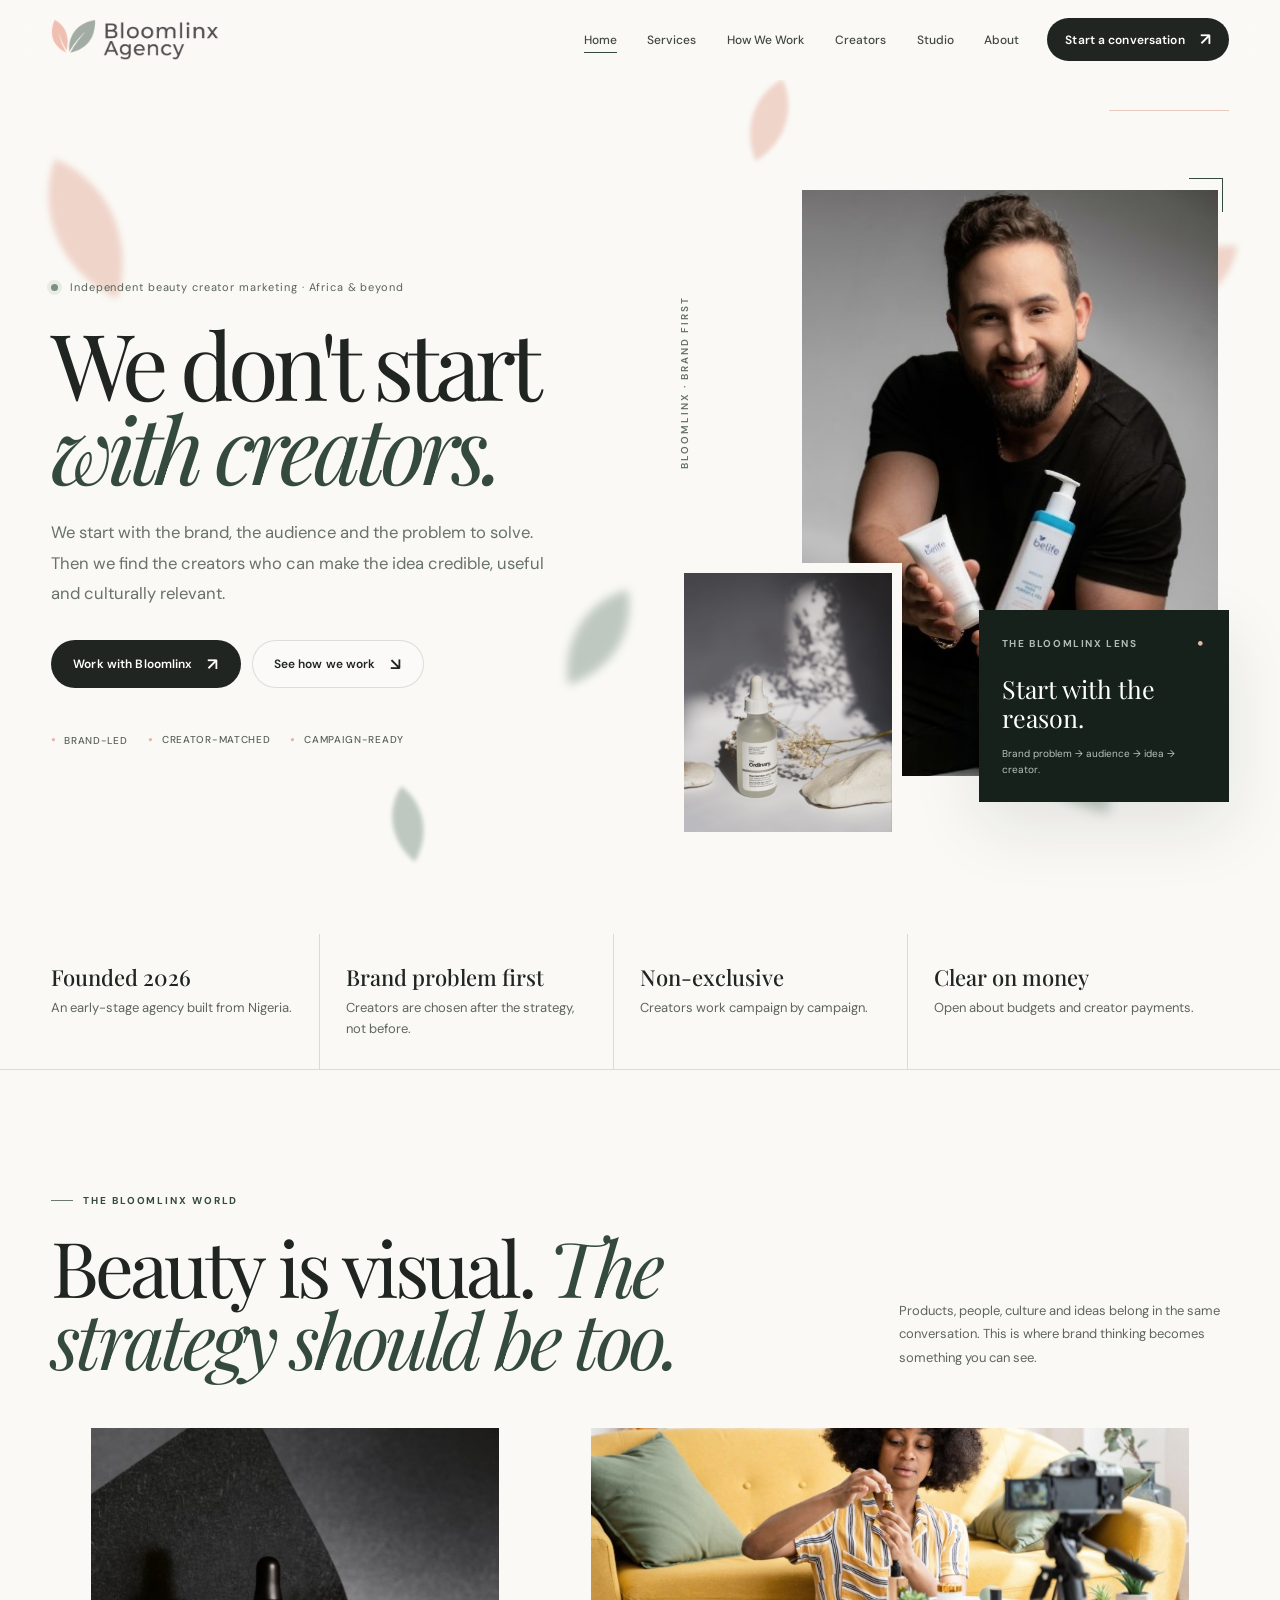
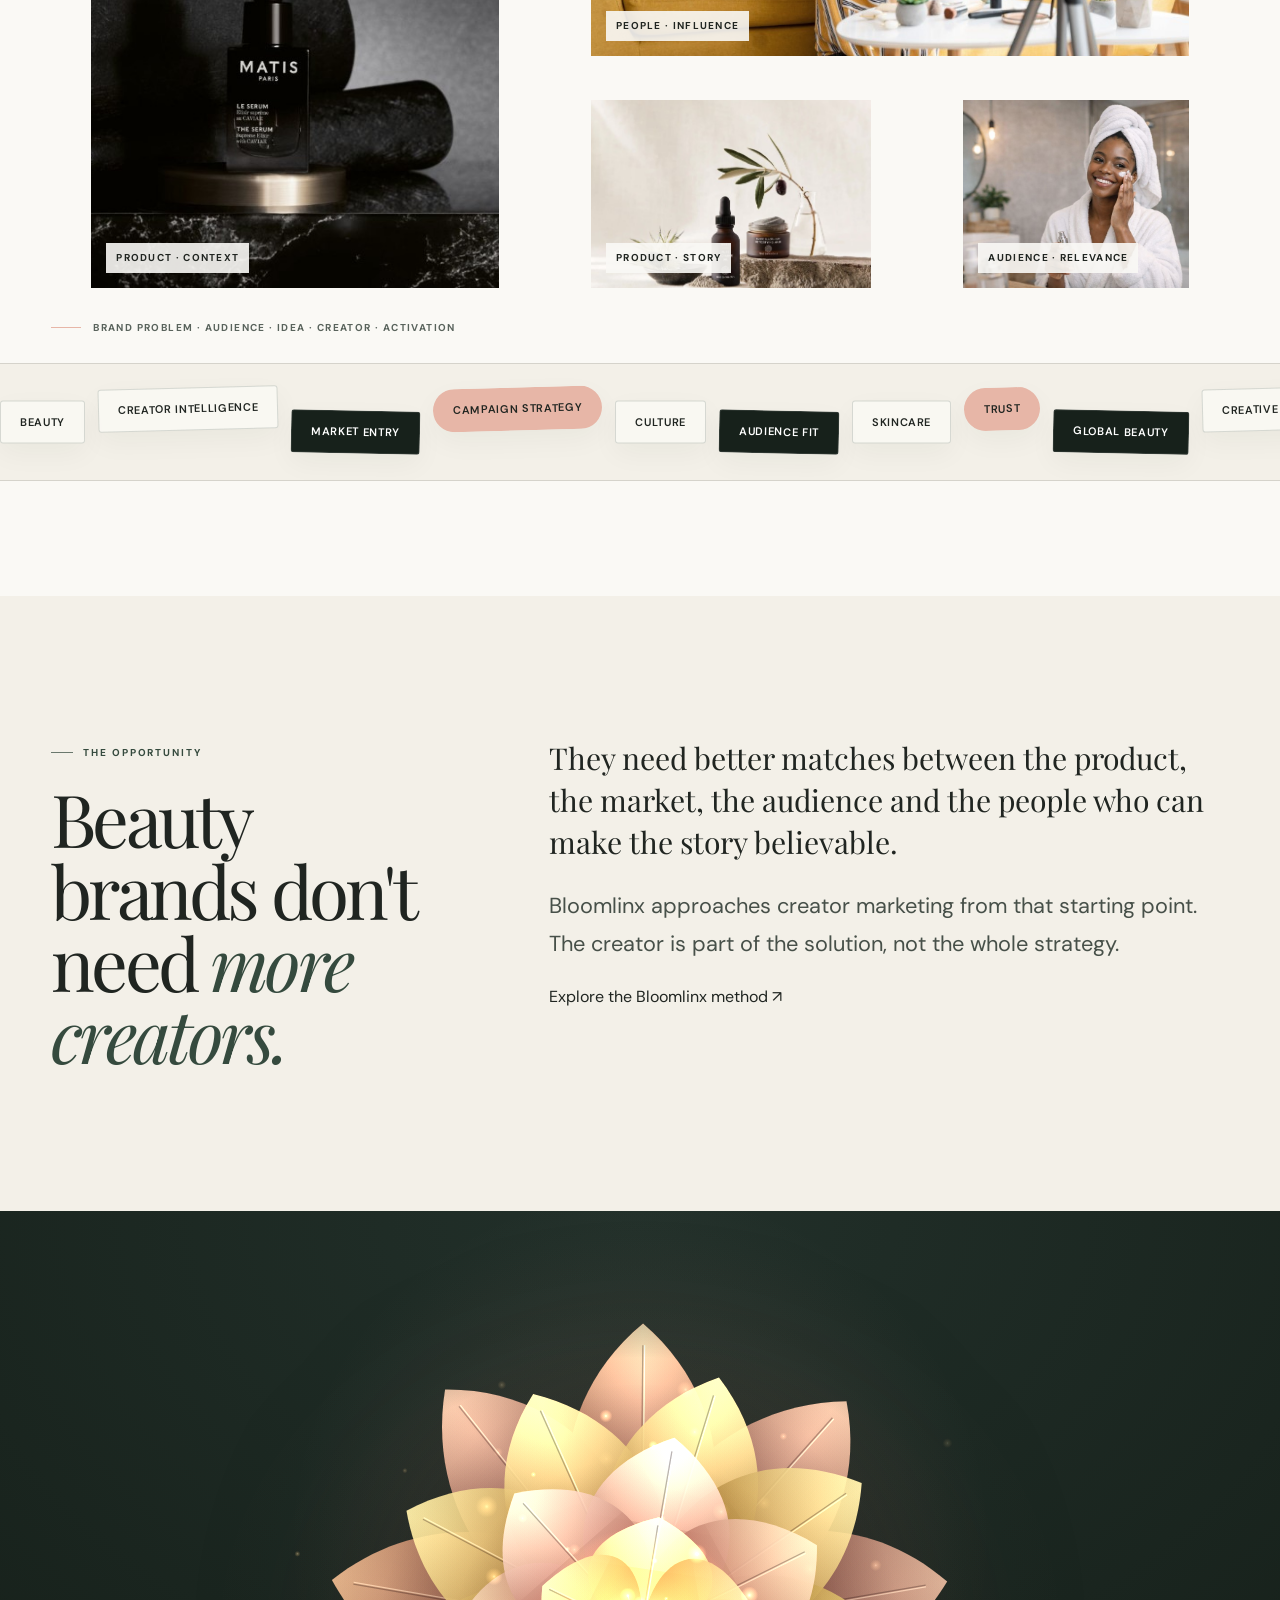
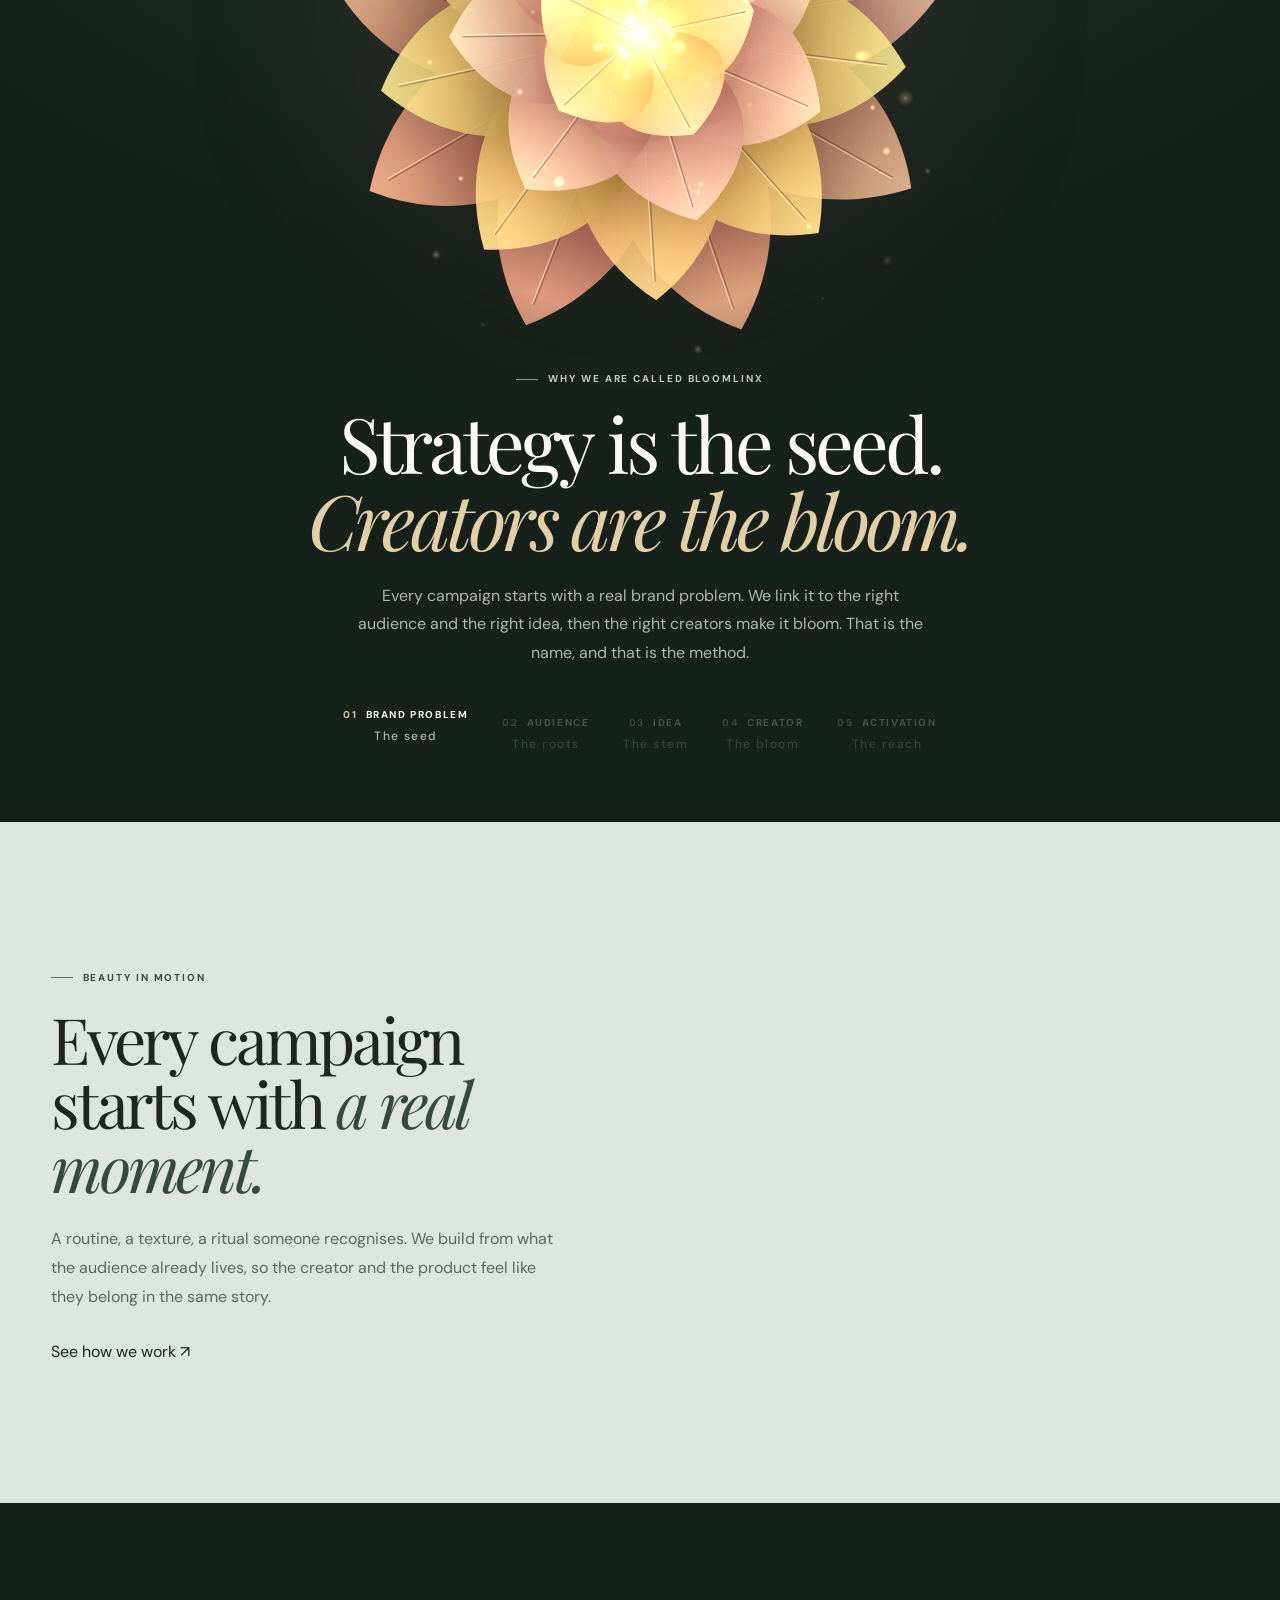
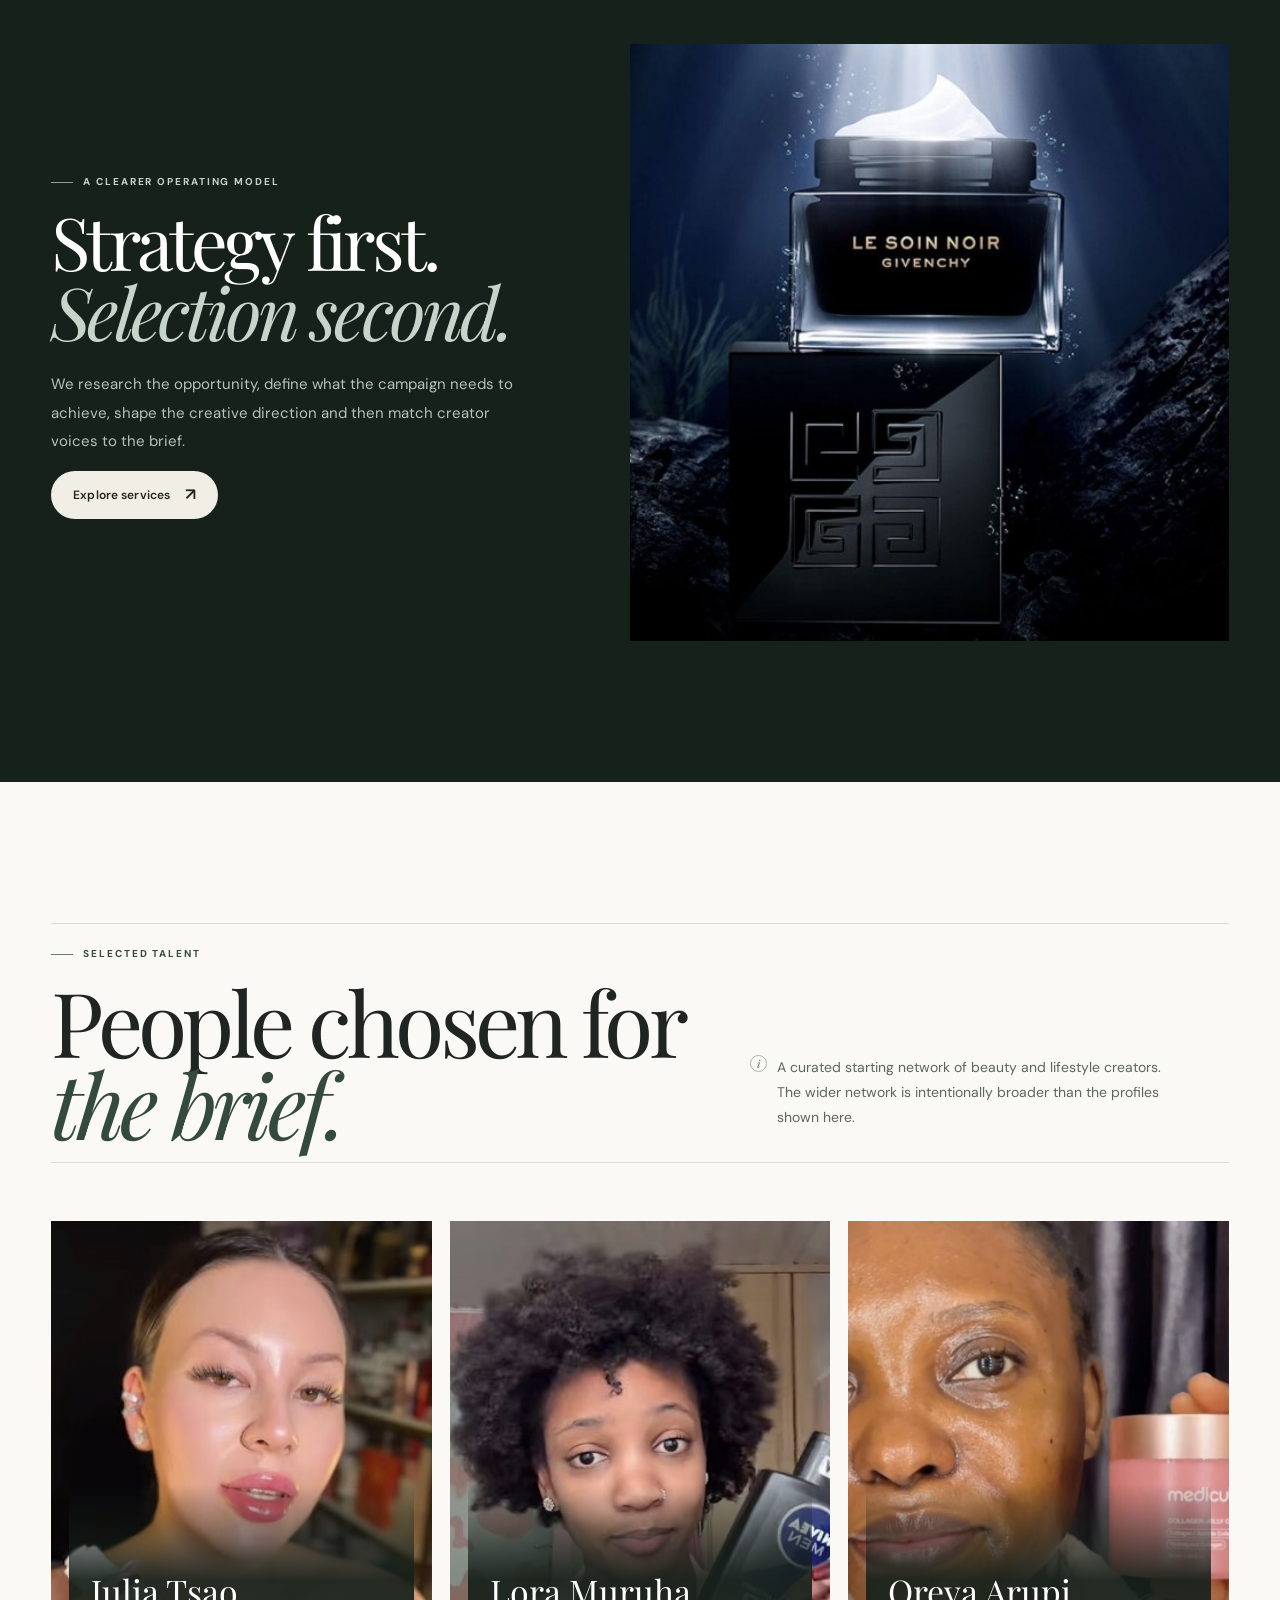
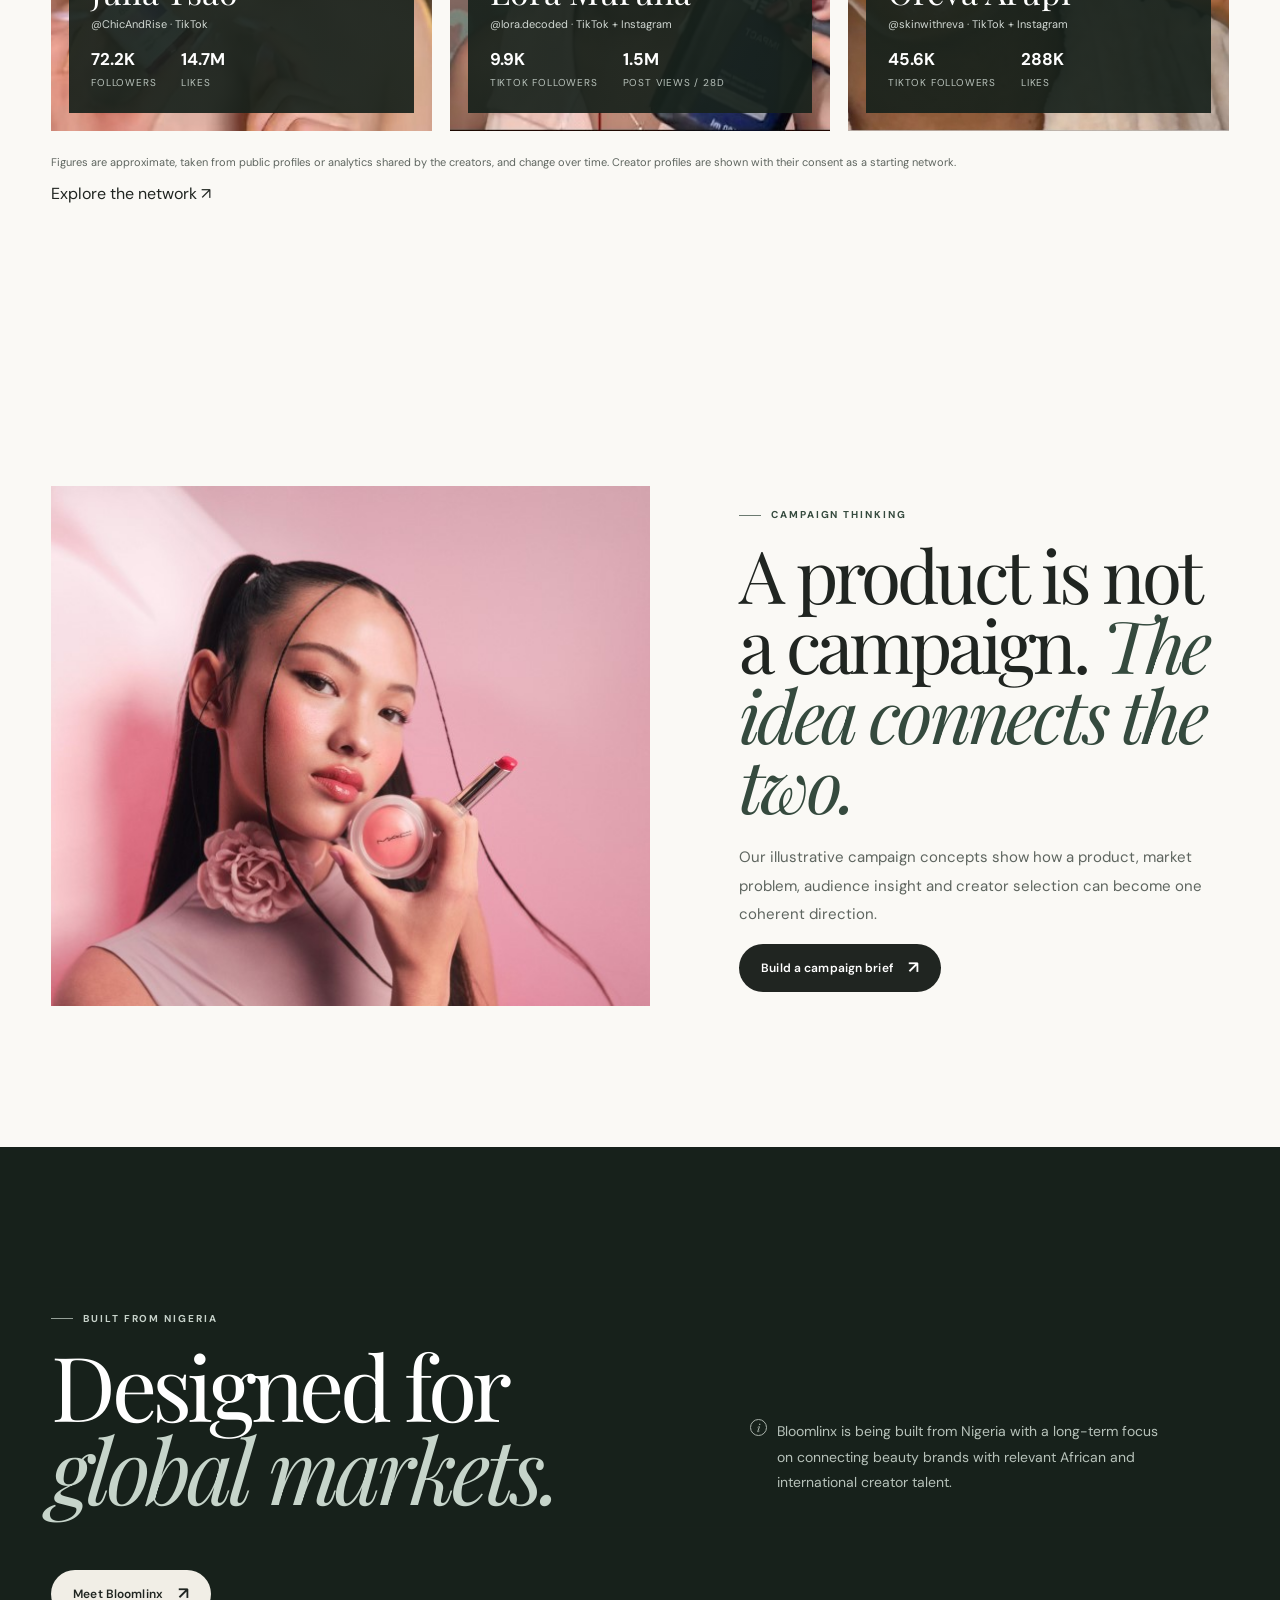
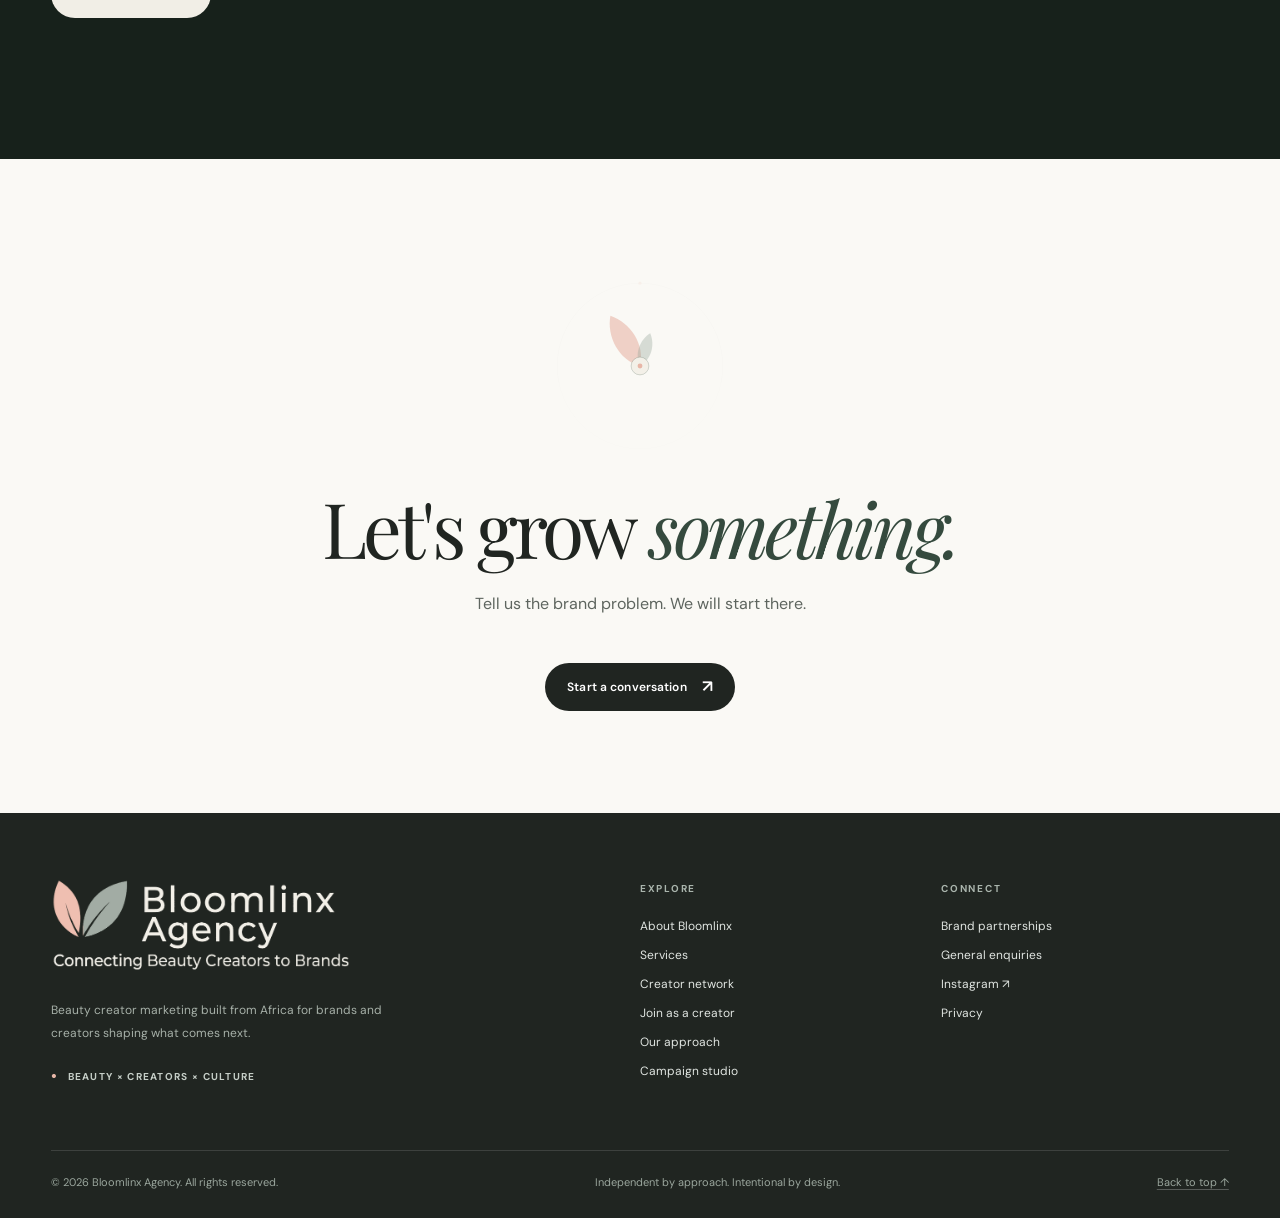
<file: index.html>
<!DOCTYPE html><html lang="en"><head><meta charset="UTF-8"><meta name="viewport" content="width=device-width, initial-scale=1.0"><meta name="theme-color" content="#f7f5ef"><meta name="color-scheme" content="light"><title>Bloomlinx Agency | Beauty Creator Marketing Across Africa &amp; Beyond</title><meta name="description" content="Bloomlinx builds beauty creator campaigns around brand problems, audience relevance and the creators who can make an idea credible."><meta name="author" content="Bloomlinx Agency"><meta name="robots" content="index, follow, max-image-preview:large"><link rel="canonical" href="https://bloomlinxagency.com/"><meta property="og:type" content="website"><meta property="og:site_name" content="Bloomlinx Agency"><meta property="og:title" content="Bloomlinx Agency | Beauty Creator Marketing Across Africa &amp; Beyond"><meta property="og:description" content="Bloomlinx builds beauty creator campaigns around brand problems, audience relevance and the creators who can make an idea credible."><meta property="og:url" content="https://bloomlinxagency.com/"><meta property="og:image" content="https://bloomlinxagency.com/images/og-image.png"><meta name="twitter:card" content="summary_large_image"><meta name="twitter:title" content="Bloomlinx Agency | Beauty Creator Marketing Across Africa &amp; Beyond"><meta name="twitter:description" content="Bloomlinx builds beauty creator campaigns around brand problems, audience relevance and the creators who can make an idea credible."><meta name="twitter:image" content="https://bloomlinxagency.com/images/og-image.png"><link rel="icon" type="image/png" href="images/favicon.png"><link rel="apple-touch-icon" href="images/favicon.png"><link rel="preconnect" href="https://fonts.googleapis.com"><link rel="preconnect" href="https://fonts.gstatic.com" crossorigin><link href="https://fonts.googleapis.com/css2?family=DM+Sans:wght@400;500;600;700&family=Playfair+Display:ital,wght@0,400;0,500;0,600;1,400;1,500&display=swap" rel="stylesheet"><script>document.documentElement.classList.add('js');</script><style>
:root {
  --ink: #202521;
  --deep: #17211b;
  --forest: #354a3e;
  --forest-2: #42594b;
  --sage: #8fa195;
  --sage-pale: #dce5de;
  --blush: #e7b6a7;
  --cream: #f3f0e8;
  --paper: #faf9f5;
  --white: #fff;
  --muted: #707770;
  --muted-light: #aeb7b0;
  --line: rgba(32, 37, 33, .14);
  --line-light: rgba(255,255,255,.16);
  --serif: "Playfair Display", Georgia, serif;
  --sans: "DM Sans", Arial, sans-serif;
  --modern: var(--sans);
  --container: 1280px;
  --gutter: clamp(20px, 4vw, 56px);
  --ease: cubic-bezier(.22, 1, .36, 1);
  --shadow-soft: 0 24px 70px rgba(24, 34, 28, .10);
}

*, *::before, *::after { box-sizing: border-box; }
html { scroll-behavior: smooth; scroll-padding-top: 96px; }
body { margin: 0; background: var(--paper); color: var(--ink); font-family: var(--sans); -webkit-font-smoothing: antialiased; overflow-x: clip; }
body.menu-open { overflow: hidden; }
img { display: block; max-width: 100%; }
a { color: inherit; text-decoration: none; }
button, input, select, textarea { font: inherit; }
button, select, a { -webkit-tap-highlight-color: transparent; }
button { color: inherit; }
::selection { color: var(--ink); background: var(--blush); }
:focus-visible { outline: 2px solid var(--forest-2); outline-offset: 4px; }

.sr-only { position: absolute; width: 1px; height: 1px; padding: 0; margin: -1px; overflow: hidden; clip: rect(0, 0, 0, 0); white-space: nowrap; border: 0; }
.skip-link { position: fixed; left: 16px; top: 12px; z-index: 3000; transform: translateY(-150%); background: var(--deep); color: #fff; padding: 12px 16px; border-radius: 3px; }
.skip-link:focus { transform: translateY(0); }
.page-progress { position: fixed; z-index: 2200; inset: 0 auto auto 0; height: 3px; width: 0; background: var(--blush); pointer-events: none; }
.container { width: min(var(--container), calc(100% - (var(--gutter) * 2))); margin-inline: auto; }
.section { padding: clamp(90px, 11vw, 154px) 0; }
.eyebrow { display: inline-flex; align-items: center; gap: 10px; font: 700 10px/1.4 var(--modern); letter-spacing: .19em; text-transform: uppercase; color: var(--forest); }
.eyebrow::before { content: ""; width: 22px; height: 1px; background: currentColor; opacity: .72; }
.eyebrow-light { color: #c4d0c8; }
.serif { font-family: var(--serif); }
.display-title { font-family: var(--serif); font-weight: 400; letter-spacing: -.052em; }
.display-title em { color: var(--forest); font-weight: 400; }
.muted { color: var(--muted); }
.section-intro { max-width: 540px; color: var(--muted); font-size: 14px; line-height: 1.9; }
.rule { height: 1px; background: var(--line); }

/* Header */
.site-header { position: fixed; inset: 0 0 auto; z-index: 1400; padding: 18px 0; border-bottom: 1px solid transparent; background: rgba(250,249,245,.83); backdrop-filter: blur(18px); -webkit-backdrop-filter: blur(18px); transition: padding .35s var(--ease), border-color .35s ease, background .35s ease, box-shadow .35s ease; }
.site-header.scrolled { padding: 10px 0; border-color: var(--line); background: rgba(250,249,245,.95); box-shadow: 0 8px 30px rgba(30,38,31,.035); }
.nav { display: flex; align-items: center; justify-content: space-between; gap: 28px; }
.logo-wrap { display: inline-flex; align-items: center; flex: 0 0 auto; width: 150px; min-height: 38px; }
.logo-wrap img { width: 100%; max-height: 38px; object-fit: contain; object-position: left center; }
.nav-links { display: flex; align-items: center; justify-content: center; gap: clamp(18px, 2.4vw, 34px); margin-left: auto; }
.nav-links a { position: relative; padding: 10px 0; color: #424842; font-size: 12px; font-weight: 500; }
.nav-links a::after { content: ""; position: absolute; left: 0; right: 0; bottom: 5px; height: 1px; background: var(--forest); transform: scaleX(0); transform-origin: right; transition: transform .35s var(--ease); }
.nav-links a:hover::after, .nav-links a[aria-current="location"]::after { transform: scaleX(1); transform-origin: left; }
.nav-cta, .button { display: inline-flex; align-items: center; justify-content: center; gap: 15px; min-height: 48px; padding: 0 21px; border: 1px solid transparent; border-radius: 100px; background: var(--ink); color: #fff; font-size: 12px; font-weight: 600; letter-spacing: .01em; cursor: pointer; transition: background .3s ease, color .3s ease, transform .3s var(--ease), border-color .3s ease, box-shadow .3s ease; }
.nav-cta { min-height: 43px; padding-inline: 17px; white-space: nowrap; }
.nav-cta:hover, .button-dark:hover { background: var(--forest); transform: translateY(-2px); box-shadow: 0 10px 24px rgba(33,54,41,.13); }
.button-light { color: var(--ink); background: rgba(255,255,255,.28); border-color: var(--line); }
.button-light:hover { border-color: var(--forest); color: var(--forest); transform: translateY(-2px); }
.button-arrow { display: inline-block; font-size: 17px; line-height: 1; transition: transform .3s var(--ease); }
a:hover .button-arrow, button:hover .button-arrow { transform: translate(3px,-2px); }
.menu-btn { display: none; width: 44px; height: 44px; border: 1px solid var(--line); border-radius: 50%; background: transparent; align-items: center; justify-content: center; cursor: pointer; position: relative; z-index: 1301; }
.menu-icon, .menu-icon::before, .menu-icon::after { display: block; width: 17px; height: 1.5px; background: var(--ink); content: ""; transition: transform .28s ease, top .28s ease, opacity .2s ease; position: relative; }
.menu-icon::before { position: absolute; top: -5px; }
.menu-icon::after { position: absolute; top: 5px; }
.menu-btn[aria-expanded="true"] .menu-icon { background: transparent; }
.menu-btn[aria-expanded="true"] .menu-icon::before { top: 0; transform: rotate(45deg); }
.menu-btn[aria-expanded="true"] .menu-icon::after { top: 0; transform: rotate(-45deg); }
.mobile-panel { position: fixed; inset: 0; z-index: 1300; display: flex; flex-direction: column; justify-content: center; gap: 6px; padding: 96px var(--gutter) 36px; background: var(--paper); opacity: 0; visibility: hidden; transform: translateY(-10px); transition: opacity .25s ease, transform .35s var(--ease), visibility .25s; }
.mobile-panel.open { opacity: 1; visibility: visible; transform: translateY(0); }
.mobile-panel a { width: fit-content; padding: 8px 0; font: 400 clamp(38px, 9vw, 56px)/1.1 var(--serif); letter-spacing: -.04em; }
.mobile-panel .mobile-panel-note { margin-top: 22px; padding-top: 20px; border-top: 1px solid var(--line); color: var(--muted); font-size: 12px; line-height: 1.7; }

/* Hero */
.hero { position: relative; isolation: isolate; padding: clamp(132px, 15vw, 190px) 0 78px; overflow: hidden; }
.hero::before { content: ""; position: absolute; z-index: -1; right: 4%; top: 110px; width: 120px; height: 1px; background: var(--blush); opacity: .7; }
.hero-grid { display: grid; grid-template-columns: minmax(0, .98fr) minmax(0, 1.02fr); align-items: center; gap: clamp(40px, 7vw, 100px); }
.hero-copy { position: relative; z-index: 2; padding: 20px 0 36px; }
.hero-kicker { display: flex; align-items: center; flex-wrap: wrap; gap: 12px; margin-bottom: 27px; }
.live-dot { width: 7px; height: 7px; border-radius: 50%; background: #79927f; box-shadow: 0 0 0 4px rgba(121,146,127,.13); }
.kicker-text { color: #69726b; font-size: 11px; letter-spacing: .08em; }
.hero-title { max-width: 690px; margin: 0 0 28px; font: 400 clamp(59px, 7.2vw, 104px)/.91 var(--serif); letter-spacing: -.065em; }
.hero-title .line { display: block; }
.hero-title em { display: inline-block; color: var(--forest); font-weight: 400; }
.hero-description { max-width: 510px; margin: 0 0 31px; color: #68716a; font-size: clamp(15px, 1.3vw, 17px); line-height: 1.85; }
.hero-actions { display: flex; flex-wrap: wrap; gap: 11px; }
.hero-proofline { display: flex; align-items: center; flex-wrap: wrap; gap: 13px 20px; margin-top: 42px; color: #6d756e; font: 500 10px/1.5 var(--modern); letter-spacing: .07em; text-transform: uppercase; }
.proof-item { display: inline-flex; align-items: center; gap: 8px; }
.proof-item::before { content: "•"; color: var(--blush); font-size: 13px; }
.hero-visual { position: relative; min-height: clamp(460px, 52vw, 675px); opacity: 1; }
.hero-image-main { position: absolute; right: 2%; top: 0; width: 75%; height: 88%; object-fit: cover; object-position: center; filter: saturate(.84); }
.hero-image-small { position: absolute; left: 0; bottom: 2%; width: 41%; height: 42%; object-fit: cover; object-position: center; border: 10px solid var(--paper); filter: saturate(.82); }
.hero-image-main-wrap { position: absolute; inset: 0; overflow: hidden; }
.hero-caption { position: absolute; z-index: 2; right: 0; bottom: 8%; width: min(250px, 47%); padding: 22px 23px 24px; background: var(--deep); color: #fff; box-shadow: var(--shadow-soft); }
.hero-caption-top { display: flex; align-items: center; justify-content: space-between; gap: 10px; margin-bottom: 19px; color: #aebcb3; font: 700 9px/1.4 var(--modern); letter-spacing: .16em; text-transform: uppercase; }
.hero-caption-mark { color: var(--blush); font-size: 17px; }
.hero-caption strong { display: block; font: 400 clamp(19px, 2vw, 25px)/1.15 var(--serif); }
.hero-caption small { display: block; margin-top: 14px; color: #b7c2bb; font-size: 10px; line-height: 1.6; }
.hero-index { position: absolute; top: 16%; left: 1%; writing-mode: vertical-rl; transform: rotate(180deg); color: #818b82; font: 600 9px/1 var(--modern); letter-spacing: .2em; text-transform: uppercase; }
.image-corner { position: absolute; right: 1%; top: -12px; width: 34px; height: 34px; border-top: 1px solid var(--forest); border-right: 1px solid var(--forest); }


/* Visual story + floating keyword board */
.visual-story { padding: clamp(70px, 9vw, 120px) 0; background: var(--paper); overflow: hidden; }
.visual-story-head { display:flex; justify-content:space-between; align-items:flex-end; gap:35px; margin-bottom:38px; }
.visual-story-title { max-width:780px; margin:22px 0 0; font-size:clamp(48px,6vw,82px); line-height:.94; }
.visual-story-note { max-width:330px; margin:0 0 5px; color:var(--muted); font-size:13px; line-height:1.8; }
.visual-collage { display:grid; grid-template-columns:1.15fr .85fr .72fr; grid-template-rows:260px 220px; gap:12px; }
.story-image { position:relative; overflow:hidden; min-width:0; background:#ddd; }
.story-image img { width:100%; height:100%; object-fit:cover; filter:saturate(.9); transition:transform 1.1s var(--ease), filter .5s ease; }
.story-image:hover img { transform:scale(1.045); filter:saturate(1); }
.story-image.tall { grid-row:1 / span 2; }
.story-image.wide { grid-column:2 / span 2; }
.story-image-label { position:absolute; left:15px; bottom:15px; z-index:2; padding:8px 10px; background:rgba(250,249,245,.9); color:var(--ink); font:700 8px/1.4 var(--modern); letter-spacing:.13em; text-transform:uppercase; }
.keyword-board { position:relative; margin-top:28px; min-height:118px; overflow:hidden; border-top:1px solid var(--line); border-bottom:1px solid var(--line); background:var(--cream); }
.keyword-track { position:absolute; left:0; top:50%; display:flex; align-items:center; gap:13px; width:max-content; transform:translateY(-50%); animation:keyword-slide 30s linear infinite; }
.keyword-board:hover .keyword-track { animation-play-state:paused; }
.keyword-chip { display:inline-flex; align-items:center; gap:9px; padding:15px 19px; border:1px solid rgba(53,74,62,.18); border-radius:3px; background:rgba(250,249,245,.82); color:var(--ink); white-space:nowrap; box-shadow:0 10px 28px rgba(32,37,33,.045); font:600 11px/1 var(--modern); letter-spacing:.06em; text-transform:uppercase; }
.keyword-chip:nth-child(2n) { transform:translateY(-13px) rotate(-1.5deg); }
.keyword-chip:nth-child(3n) { transform:translateY(10px) rotate(1.2deg); background:var(--deep); color:#fff; border-color:rgba(255,255,255,.12); }
.keyword-chip:nth-child(4n) { border-radius:999px; background:var(--blush); border-color:transparent; }
.keyword-dot { width:5px; height:5px; border-radius:50%; background:var(--forest); }
.keyword-chip:nth-child(3n) .keyword-dot { background:var(--blush); }
@keyframes keyword-slide { to { transform:translate(-50%, -50%); } }
.visual-story-mini { display:flex; align-items:center; gap:12px; margin-top:16px; color:#7a827b; font:700 8px/1.5 var(--modern); letter-spacing:.14em; text-transform:uppercase; }
.visual-story-mini::before { content:""; width:30px; height:1px; background:var(--blush); }

/* Agency intro */
.intro { background: var(--cream); }
.intro-grid { display: grid; grid-template-columns: minmax(240px, .72fr) minmax(0, 1.28fr); gap: clamp(50px, 9vw, 130px); }
.intro-title { max-width: 530px; margin: 22px 0 0; font-size: clamp(47px, 5.7vw, 77px); line-height: .99; }
.intro-copy { max-width: 770px; }
.intro-copy p { margin: 0 0 24px; color: #475049; font-size: clamp(17px, 1.7vw, 22px); line-height: 1.72; }
.intro-copy p:first-child { color: var(--ink); font-family: var(--serif); font-size: clamp(23px, 2.35vw, 32px); line-height: 1.4; }
.intro-copy p:last-child { margin-bottom: 0; }
.intro-signature { display: flex; gap: 15px; align-items: center; margin-top: 37px; color: var(--forest); font: 700 10px/1.4 var(--modern); letter-spacing: .15em; text-transform: uppercase; }
.intro-signature::before { content: ""; width: 38px; height: 1px; background: var(--blush); }

/* Strategy */
.strategy { position: relative; overflow: hidden; background: var(--deep); color: #fff; }
.strategy::after { content: ""; position: absolute; right: -240px; bottom: -390px; width: 670px; aspect-ratio: 1; border: 1px solid rgba(255,255,255,.075); border-radius: 50%; box-shadow: 0 0 0 65px rgba(255,255,255,.018), 0 0 0 130px rgba(255,255,255,.013); pointer-events: none; }
.strategy .eyebrow { color: #becbc2; }
.strategy-header { display: flex; justify-content: space-between; align-items: flex-end; gap: 50px; margin-bottom: 75px; position: relative; z-index: 1; }
.strategy-title { max-width: 790px; margin: 23px 0 0; font: 400 clamp(47px, 6.5vw, 86px)/.96 var(--serif); letter-spacing: -.052em; }
.strategy-title em { display: block; color: var(--blush); font-weight: 400; }
.strategy-header p { max-width: 330px; margin: 0 0 8px; color: #b1bdb5; font-size: 13px; line-height: 1.9; }
.strategy-flow { display: grid; grid-template-columns: repeat(5, minmax(0, 1fr)); border-top: 1px solid var(--line-light); border-bottom: 1px solid var(--line-light); position: relative; z-index: 1; }
.flow-item { min-height: 245px; padding: 28px 23px 32px; border-right: 1px solid var(--line-light); transition: background .35s ease; }
.flow-item:first-child { padding-left: 0; }
.flow-item:last-child { border-right: 0; }
.flow-item:hover { background: rgba(255,255,255,.035); }
.flow-number { margin-bottom: 42px; color: var(--blush); font: 400 16px/1 var(--serif); }
.flow-item h3 { margin: 0 0 13px; font: 400 25px/1.1 var(--serif); }
.flow-item p { margin: 0; color: #aebbb3; font-size: 12px; line-height: 1.8; }

/* Services */
.services-header { display: flex; justify-content: space-between; align-items: flex-end; gap: 40px; margin-bottom: 61px; }
.services-title { max-width: 750px; margin: 22px 0 0; font-size: clamp(48px, 6.3vw, 82px); line-height: .96; }
.services-header .section-intro { margin-bottom: 5px; }
.services-grid { display: grid; grid-template-columns: repeat(4, minmax(0, 1fr)); border-top: 1px solid var(--line); border-left: 1px solid var(--line); }
.service-card { position: relative; min-height: 345px; padding: 30px 26px 31px; overflow: hidden; border-right: 1px solid var(--line); border-bottom: 1px solid var(--line); isolation: isolate; transition: color .35s ease, background .35s ease; }
.service-card::before { content: ""; position: absolute; z-index: -1; width: 20px; height: 20px; right: -25px; bottom: -25px; border-radius: 50%; background: var(--sage-pale); transition: width .65s var(--ease), height .65s var(--ease), right .65s var(--ease), bottom .65s var(--ease); }
.service-card:hover::before { width: 420px; height: 420px; right: -185px; bottom: -205px; }
.service-card-head { display: flex; align-items: center; justify-content: space-between; gap: 14px; }
.service-number { color: #7e9584; font: 400 15px/1 var(--serif); }
.service-arrow { display: grid; place-items: center; width: 34px; height: 34px; border: 1px solid var(--line); border-radius: 50%; font-size: 16px; transition: transform .35s var(--ease), background .35s ease; }
.service-card:hover .service-arrow { transform: rotate(45deg); background: rgba(255,255,255,.6); }
.service-card h3 { max-width: 270px; margin: 64px 0 15px; font: 400 clamp(24px, 2.2vw, 30px)/1.08 var(--serif); letter-spacing: -.02em; }
.service-card p { max-width: 290px; margin: 0; color: #6c746e; font-size: 12px; line-height: 1.85; }
.service-tag { display: inline-block; margin-top: 25px; padding-top: 10px; border-top: 1px solid var(--line); color: #7e867f; font: 700 8px/1.4 var(--modern); letter-spacing: .13em; text-transform: uppercase; }

/* Campaign idea / illustrative field note */
.field-note { padding-top: 0; }
.field-note-grid { display: grid; grid-template-columns: 1fr 1fr; min-height: 510px; background: var(--forest); color: #fff; }
.field-note-visual { position: relative; min-height: 480px; overflow: hidden; background: #d8d8cb; }
.field-note-visual img { width: 100%; height: 100%; min-height: 480px; object-fit: cover; filter: saturate(.76); transition: transform 1.1s var(--ease); }
.field-note-grid:hover .field-note-visual img { transform: scale(1.035); }
.field-note-stamp { position: absolute; top: 25px; left: 25px; display: inline-flex; align-items: center; gap: 8px; padding: 10px 13px; background: rgba(250,249,245,.91); color: var(--ink); font: 700 9px/1.3 var(--modern); letter-spacing: .1em; text-transform: uppercase; }
.field-note-content { display: flex; flex-direction: column; justify-content: space-between; padding: clamp(34px, 5vw, 64px); }
.field-note-content .eyebrow { color: #d0dbd3; }
.field-note-content h2 { max-width: 560px; margin: 26px 0 20px; font: 400 clamp(37px, 4.4vw, 58px)/1.02 var(--serif); letter-spacing: -.04em; }
.field-note-content h2 em { color: var(--blush); font-weight: 400; }
.field-note-content p { max-width: 500px; margin: 0; color: #c8d1cb; font-size: 13px; line-height: 1.9; }
.field-note-bottom { display: flex; align-items: flex-end; justify-content: space-between; gap: 20px; margin-top: 40px; padding-top: 20px; border-top: 1px solid rgba(255,255,255,.18); }
.field-note-bottom span { max-width: 250px; color: #c2cdc5; font-size: 10px; line-height: 1.7; }
.field-note-bottom a { display: inline-flex; align-items: center; gap: 9px; white-space: nowrap; font-size: 11px; font-weight: 600; }
.field-note-bottom a:hover { color: var(--blush); }
.disclaimer { display: block; margin-top: 12px; color: var(--muted); font-size: 10px; line-height: 1.7; }

/* Opportunity */
.opportunity { padding-top: clamp(85px, 10vw, 130px); }
.opportunity-grid { display: grid; grid-template-columns: minmax(0, .86fr) minmax(0, 1.14fr); gap: clamp(42px, 7vw, 90px); align-items: start; }
.opportunity-media { position: sticky; top: 115px; }
.opportunity-image { width: 100%; height: clamp(490px, 54vw, 700px); object-fit: cover; object-position: center; filter: saturate(.84); }
.opportunity-image-caption { display: flex; align-items: center; justify-content: space-between; gap: 16px; margin-top: 14px; color: #7c847d; font: 700 9px/1.5 var(--modern); letter-spacing: .13em; text-transform: uppercase; }
.opportunity-copy { padding: 8px 0 0; }
.opportunity-title { margin: 24px 0 30px; font-size: clamp(47px, 5.6vw, 75px); line-height: .99; }
.opportunity-title em { display: block; }
.opportunity-lead { margin: 0 0 25px; color: var(--ink); font: 400 clamp(21px, 2.2vw, 29px)/1.45 var(--serif); }
.opportunity-copy p:not(.opportunity-lead) { margin: 0 0 20px; color: #606961; font-size: 14px; line-height: 1.95; }
.opportunity-pullquote { margin-top: 38px; padding: 24px 0 24px 23px; border-left: 2px solid var(--blush); color: var(--forest); font: italic 400 22px/1.45 var(--serif); }
.opportunity-signoff { display: flex; align-items: center; gap: 12px; margin-top: 28px; color: var(--forest); font: 700 9px/1.5 var(--modern); letter-spacing: .16em; text-transform: uppercase; }
.opportunity-signoff::before { content: ""; height: 1px; width: 28px; background: var(--blush); }

  
.concept { background: var(--cream); }
.concept-grid { display:grid; grid-template-columns:180px minmax(0,1fr); gap:clamp(35px,7vw,90px); align-items:start; }
.concept-label { display:flex; flex-direction:column; gap:20px; }
.concept-no { color:#7f897f; font:700 9px/1.5 var(--modern); letter-spacing:.14em; text-transform:uppercase; }
.concept-copy h2 { max-width:850px; margin:0 0 45px; font-size:clamp(42px,5.3vw,70px); line-height:.98; }
.concept-copy h2 em { color:var(--forest); font-weight:400; }
.concept-columns { display:grid; grid-template-columns:1fr 1fr; gap:30px; padding-top:22px; border-top:1px solid var(--line); }
.concept-columns strong { display:block; margin-bottom:10px; font:400 23px/1.2 var(--serif); }
.concept-columns p { max-width:430px; margin:0; color:var(--muted); font-size:12px; line-height:1.85; }

/* Creator network */
.network-intro { display:grid; grid-template-columns:180px minmax(0,1fr); gap:25px; align-items:start; margin:0 0 26px; padding:18px 0; border-top:1px solid var(--line); border-bottom:1px solid var(--line); color:var(--muted); font-size:11px; line-height:1.8; }
.network-intro > span:first-child { color:var(--forest); font:700 9px/1.5 var(--modern); letter-spacing:.16em; text-transform:uppercase; }
.opportunity-map { min-height:clamp(490px,54vw,700px); display:flex; flex-direction:column; justify-content:center; gap:0; padding:clamp(28px,4vw,55px); background:var(--deep); color:#fff; }
.opportunity-map span { display:block; padding:18px 0; font:400 clamp(30px,4vw,54px)/1 var(--serif); border-bottom:1px solid rgba(255,255,255,.14); }
.opportunity-map span:first-child { color:var(--blush); }
.opportunity-map i { display:block; width:1px; height:20px; margin-left:15px; background:var(--blush); opacity:.8; }
.creator-art.art-oreva { --art-bg:#d7dfd6; }

.network { background: var(--paper); }
.network-header { display: grid; grid-template-columns: minmax(0, 1.05fr) minmax(260px, .75fr); align-items: end; gap: clamp(35px, 7vw, 90px); margin-bottom: 48px; }
.network-title { margin: 22px 0 0; font-size: clamp(52px, 6.7vw, 88px); line-height: .93; }
.network-description { max-width: 440px; margin: 0 0 6px; color: var(--muted); font-size: 14px; line-height: 1.9; }
.creator-grid { display: grid; grid-template-columns: repeat(3, minmax(0, 1fr)); gap: 16px; align-items: stretch; }
.creator-card { min-width: 0; display: flex; flex-direction: column; background: #fff; border: 1px solid rgba(32,37,33,.09); transition: transform .4s var(--ease), box-shadow .4s ease, border-color .3s ease; }
.creator-card:hover { transform: translateY(-5px); border-color: rgba(53,74,62,.25); box-shadow: var(--shadow-soft); }
.creator-card[hidden] { display: none !important; }
.creator-art { position: relative; display: grid; place-items: center; min-height: 220px; overflow: hidden; isolation: isolate; background: var(--art-bg, #e6e3d8); }
.creator-art::before, .creator-art::after { content: ""; position: absolute; z-index: -1; border: 1px solid rgba(44,60,49,.22); border-radius: 50%; }
.creator-art::before { width: 170px; aspect-ratio: 1; transform: translate(-20px, 10px); box-shadow: 0 0 0 28px rgba(255,255,255,.09), 0 0 0 56px rgba(255,255,255,.07); }
.creator-art::after { width: 105px; aspect-ratio: 1; transform: translate(-20px, 10px); background: rgba(255,255,255,.15); }
.creator-art.art-julia { --art-bg: #deded1; }
.creator-art.art-lora { --art-bg: #ead2c8; }
.creator-art.art-alaric { --art-bg: #d8dfd7; }
.creator-art.art-diya { --art-bg: #e6dfd2; }
.creator-art.art-mimi { --art-bg: #dcd5e0; }
.creator-initials { font: 400 56px/1 var(--serif); letter-spacing: -.08em; color: var(--forest); }
.creator-art-label { position: absolute; top: 15px; left: 15px; color: #47534a; font: 700 8px/1.4 var(--modern); letter-spacing: .15em; text-transform: uppercase; }
.creator-art-index { position: absolute; right: 15px; bottom: 15px; color: #47534a; font: 400 13px/1 var(--serif); }
.creator-card-body { display: flex; flex: 1; flex-direction: column; padding: 24px 23px 22px; }
.creator-platform { display: flex; align-items: center; justify-content: space-between; gap: 8px; color: #7b847d; font: 700 8px/1.4 var(--modern); letter-spacing: .12em; text-transform: uppercase; }
.creator-platform .creator-category { padding: 5px 8px; border-radius: 100px; background: var(--cream); color: var(--forest); }
.creator-name { margin: 20px 0 4px; font: 400 29px/1.1 var(--serif); letter-spacing: -.025em; }
.creator-handle { color: var(--forest); font-size: 11px; }
.creator-metrics { display: grid; grid-template-columns: 1fr 1fr; margin: 24px 0 20px; border-top: 1px solid var(--line); border-bottom: 1px solid var(--line); }
.creator-metric { min-width: 0; padding: 14px 7px 13px 0; }
.creator-metric + .creator-metric { padding-left: 15px; border-left: 1px solid var(--line); }
.creator-metric strong { display: block; overflow-wrap: anywhere; font: 400 20px/1.2 var(--serif); }
.creator-metric span { display: block; margin-top: 5px; color: #7a827b; font-size: 9px; }
.creator-card-foot { display: flex; align-items: center; justify-content: space-between; gap: 12px; margin-top: auto; padding-top: 5px; }
.creator-link { display: inline-flex; align-items: center; gap: 8px; color: var(--ink); font-size: 11px; font-weight: 600; }
.creator-link:hover { color: var(--forest); }
.creator-link span { transition: transform .3s var(--ease); }
.creator-link:hover span { transform: translate(3px,-2px); }
.network-note { display: flex; align-items: flex-start; gap: 10px; margin-top: 22px; color: #737b74; font-size: 10px; line-height: 1.8; }
.network-note::before { content: "i"; display: grid; flex: 0 0 17px; place-items: center; width: 17px; height: 17px; border: 1px solid #aab2ab; border-radius: 50%; font: italic 11px/1 var(--serif); }
.network-cta { display: flex; justify-content: space-between; align-items: center; gap: 25px; margin-top: 43px; padding: 25px 0 0; border-top: 1px solid var(--line); }
.network-cta p { max-width: 520px; margin: 0; color: var(--muted); font-size: 13px; line-height: 1.8; }

/* Difference */
.difference { background: var(--cream); }
.difference-grid { display: grid; grid-template-columns: minmax(260px, .8fr) minmax(0, 1.2fr); gap: clamp(55px, 9vw, 125px); }
.difference-title { max-width: 550px; margin: 22px 0 0; font-size: clamp(51px, 6.4vw, 82px); line-height: .94; }
.difference-copy { max-width: 720px; }
.difference-copy > p { margin: 0 0 46px; color: #485048; font: 400 clamp(19px, 2vw, 24px)/1.65 var(--serif); }
.principles { border-top: 1px solid var(--line); }
.principle { display: grid; grid-template-columns: 43px minmax(0,1fr); gap: 20px; padding: 24px 0; border-bottom: 1px solid var(--line); }
.principle-number { padding-top: 4px; color: #879889; font: 400 15px/1 var(--serif); }
.principle h4 { margin: 0 0 7px; font: 400 24px/1.2 var(--serif); }
.principle p { max-width: 540px; margin: 0; color: var(--muted); font-size: 12px; line-height: 1.8; }

/* Campaign studio */
.studio { background: #ebe9e0; }
.studio-grid { display: grid; grid-template-columns: minmax(0, .82fr) minmax(0, 1.18fr); gap: clamp(45px, 8vw, 110px); align-items: start; }
.studio-copy { position: sticky; top: 120px; }
.studio-title { margin: 22px 0 23px; font-size: clamp(48px, 5.8vw, 76px); line-height: .96; }
 .studio-copy > p { max-width: 470px; margin: 0; color: #687168; font-size: 14px; line-height: 1.9; }
.studio-points { display: grid; gap: 0; margin-top: 32px; border-top: 1px solid rgba(53,74,62,.16); }
.studio-point { display: grid; grid-template-columns: 38px minmax(0,1fr); align-items: start; gap: 13px; padding: 18px 0; border-bottom: 1px solid rgba(53,74,62,.16); color: #4f5b51; }
.studio-point-mark { display: grid; place-items: center; width: 34px; height: 34px; border: 1px solid rgba(53,74,62,.2); border-radius: 50%; color: var(--forest); font-size: 13px; transition: background .3s ease, color .3s ease, transform .3s var(--ease); }
.studio-point:hover .studio-point-mark { background: var(--forest); color: #fff; transform: rotate(-8deg); }
.studio-point strong { display: block; margin: 0 0 4px; color: var(--ink); font: 400 19px/1.25 var(--serif); }
.studio-point small { display: block; max-width: 380px; color: #737b73; font-size: 11px; line-height: 1.75; }
.studio-assurance { display: flex; align-items: center; gap: 10px; margin-top: 23px; color: #697369; font-size: 10px; line-height: 1.65; }
.studio-assurance svg { flex: 0 0 17px; color: var(--forest); }
.studio-panel { padding: clamp(24px, 3.5vw, 43px); background: var(--paper); border: 1px solid rgba(32,37,33,.08); box-shadow: 0 20px 55px rgba(35,43,35,.055); }
.studio-panel-head { display: flex; justify-content: space-between; align-items: flex-start; gap: 18px; margin-bottom: 30px; padding-bottom: 21px; border-bottom: 1px solid var(--line); }
.studio-panel-head h3 { margin: 0; font: 400 28px/1.1 var(--serif); }
.studio-panel-head p { margin: 8px 0 0; color: var(--muted); font-size: 11px; line-height: 1.7; }
.studio-step { color: #7a857c; font: 700 8px/1.5 var(--modern); letter-spacing: .14em; white-space: nowrap; }
.brief-form { display: grid; grid-template-columns: repeat(2, minmax(0,1fr)); gap: 19px 16px; }
.form-field { display: grid; gap: 8px; min-width: 0; }
.form-field.full { grid-column: 1 / -1; }
.form-field label { color: #4d564e; font: 700 9px/1.5 var(--modern); letter-spacing: .12em; text-transform: uppercase; }
.form-field select, .form-field textarea, .form-field input { width: 100%; min-height: 47px; padding: 12px 13px; border: 1px solid #d9ddd5; border-radius: 2px; background: #fff; color: var(--ink); font-size: 12px; outline-offset: 3px; }
.form-field select { cursor: pointer; }
.form-field textarea { min-height: 84px; resize: vertical; line-height: 1.7; }
.form-field select:focus, .form-field textarea:focus, .form-field input:focus { border-color: var(--forest); outline: 1px solid var(--forest); }
.form-helper { margin: -3px 0 0; color: #828a82; font-size: 10px; line-height: 1.7; }
.form-submit-row { grid-column: 1 / -1; display: flex; align-items: center; justify-content: space-between; gap: 18px; padding-top: 4px; }
.form-submit-row p { max-width: 190px; margin: 0; color: #7d857e; font-size: 9px; line-height: 1.7; }
.form-submit-row .button { flex: 0 0 auto; }
.brief-preview { margin-top: 24px; padding: 22px; border: 1px solid rgba(53,74,62,.22); background: #f2f3ed; }
.brief-preview[hidden] { display: none; }
.preview-label { color: var(--forest); font: 700 8px/1.5 var(--modern); letter-spacing: .15em; text-transform: uppercase; }
.brief-preview h4 { margin: 10px 0 10px; font: 400 25px/1.2 var(--serif); }
.brief-preview p { margin: 0; color: #606961; font-size: 11px; line-height: 1.85; overflow-wrap: anywhere; white-space: pre-line; }
.preview-actions { display: flex; flex-wrap: wrap; gap: 10px; margin-top: 17px; }
.preview-actions .button { min-height: 40px; padding-inline: 14px; font-size: 10px; }
.copy-status { min-height: 16px; margin-top: 11px !important; color: var(--forest) !important; font-size: 10px !important; }
.brief-insight { display: grid; grid-template-columns: minmax(0,1fr) auto; gap: 18px; align-items: center; margin-top: 18px; padding: 17px 0 0; border-top: 1px solid rgba(53,74,62,.16); }
.brief-insight-label { display: block; margin-bottom: 5px; color: #6d776e; font: 700 8px/1.5 var(--modern); letter-spacing: .14em; text-transform: uppercase; }
.brief-insight-title { display: block; color: var(--ink); font: 400 20px/1.2 var(--serif); }
.brief-insight-note { display: block; max-width: 390px; margin-top: 5px; color: #737b73; font-size: 10px; line-height: 1.7; }
.brief-score { display: grid; place-items: center; width: 57px; height: 57px; border: 1px solid rgba(53,74,62,.3); border-radius: 50%; color: var(--forest); font: 400 17px/1 var(--serif); }
.brief-score small { display: block; margin-top: -10px; color: #788278; font: 700 7px/1 var(--modern); letter-spacing: .1em; }
.preview-actions .button { cursor: pointer; }
@media (max-width: 600px) { .brief-insight { gap: 10px; } .brief-score { width: 51px; height: 51px; } }

  /* Contact */
.contact { padding: clamp(100px, 12vw, 155px) 0; }
.contact-grid { display: grid; grid-template-columns: minmax(0, 1.1fr) minmax(280px, .7fr); gap: clamp(50px, 9vw, 120px); align-items: end; }
.contact-title { margin: 23px 0 0; font-size: clamp(60px, 8vw, 110px); line-height: .87; }
.contact-title em { display: block; color: var(--forest); font-weight: 400; }
.contact-right { max-width: 440px; }
.contact-right > p { margin: 0 0 24px; color: var(--muted); font-size: 14px; line-height: 1.9; }
.contact-link { display: flex; align-items: center; justify-content: space-between; gap: 18px; padding: 17px 0; border-bottom: 1px solid var(--line); font-size: 12px; transition: padding .3s var(--ease), color .3s ease; }
.contact-link:first-child { border-top: 1px solid var(--line); }
.contact-link:hover { padding-left: 7px; color: var(--forest); }
.contact-link span:last-child { color: #87958a; font-size: 17px; }
.contact-smallprint { margin-top: 19px; color: #848b84; font-size: 10px; line-height: 1.7; }

/* Footer */
.site-footer { padding: 65px 0 26px; background: var(--ink); color: #fff; }
.footer-top { display: grid; grid-template-columns: minmax(0, 1.3fr) minmax(130px, .6fr) minmax(150px, .7fr); gap: 55px; padding-bottom: 58px; }
.footer-brand-logo { display: inline-flex; align-items: center; width: 150px; padding: 8px 10px; border-radius: 4px; background: #fff; }
.footer-brand-logo img { width: 100%; max-height: 36px; object-fit: contain; }
.footer-brand p { max-width: 340px; margin: 22px 0 0; color: #a6b0a8; font-size: 12px; line-height: 1.9; }
.footer-mark { display: flex; align-items: center; gap: 9px; margin-top: 21px; color: #c5cec7; font: 700 8px/1.5 var(--modern); letter-spacing: .13em; text-transform: uppercase; }
.footer-mark span { color: var(--blush); font-size: 15px; }
.footer-column h3 { margin: 3px 0 22px; color: #9ba79e; font: 700 9px/1.5 var(--modern); letter-spacing: .17em; text-transform: uppercase; }
.footer-column a { display: block; width: fit-content; margin-bottom: 13px; color: #e0e5e1; font-size: 11px; transition: color .2s ease; }
.footer-column a:hover { color: var(--blush); }
.footer-bottom { display: flex; justify-content: space-between; align-items: center; gap: 20px; padding-top: 22px; border-top: 1px solid rgba(255,255,255,.13); color: #849087; font-size: 9px; line-height: 1.7; }
.footer-bottom a { text-decoration: underline; text-decoration-color: rgba(255,255,255,.25); text-underline-offset: 3px; }

/* Reveal animation: enabled only when JS runs */
.js .reveal { opacity: 0; transform: translate3d(0, 22px, 0); transition: opacity .8s var(--ease), transform .9s var(--ease); transition-delay: var(--delay, 0ms); }
.js .reveal.is-visible { opacity: 1; transform: translate3d(0,0,0); }
.js .reveal-image { clip-path: inset(0 0 0 0); }
.js .image-mask { overflow: hidden; }
.js .image-mask img { transform: scale(1.045); transition: transform 1.4s var(--ease); }
.js .image-mask.is-visible img { transform: scale(1); }
.hero-copy .hero-kicker, .hero-copy .hero-title, .hero-copy .hero-description, .hero-copy .hero-actions, .hero-copy .hero-proofline { animation: hero-enter .85s var(--ease) both; }
.hero-copy .hero-title { animation-delay: .08s; }
.hero-copy .hero-description { animation-delay: .16s; }
.hero-copy .hero-actions { animation-delay: .23s; }
.hero-copy .hero-proofline { animation-delay: .31s; }
.hero-visual { animation: hero-visual-enter 1.15s var(--ease) .12s both; }
@keyframes hero-enter { from { opacity: 0; transform: translateY(18px); } to { opacity: 1; transform: translateY(0); } }
@keyframes hero-visual-enter { from { opacity: 0; transform: translateY(17px) scale(.99); } to { opacity: 1; transform: translateY(0) scale(1); } }

/* Responsive */
@media (max-width: 1120px) {
  .nav-links { gap: 18px; }
  .logo-wrap { width: 137px; }
  .nav-cta { padding-inline: 14px; }
  .strategy-flow { grid-template-columns: repeat(3, minmax(0,1fr)); }
  .flow-item:nth-child(3) { border-right: 0; }
  .flow-item:nth-child(n+4) { border-top: 1px solid var(--line-light); }
  .services-grid { grid-template-columns: repeat(2, minmax(0,1fr)); }
  .service-card { min-height: 300px; }
  .creator-grid { grid-template-columns: repeat(2, minmax(0,1fr)); }
  .creator-art { min-height: 190px; }
}
@media (max-width: 850px) {
  .visual-story-head { display:block; }
  .visual-story-note { margin-top:22px; max-width:600px; }
  .visual-collage { grid-template-columns:1fr 1fr; grid-template-rows:260px 220px 220px; }
  .story-image.tall { grid-row:1 / span 2; }
  .story-image.wide { grid-column:1 / -1; grid-row:3; }
}
@media (max-width: 600px) {
  .visual-story { padding:72px 0 0; }
  .visual-story-title { font-size:clamp(44px,11.5vw,62px); }
  .visual-collage { grid-template-columns:1fr; grid-template-rows:300px 220px 220px 220px; gap:9px; }
  .story-image.tall, .story-image.wide { grid-column:auto; grid-row:auto; }
  .keyword-board { min-height:105px; }
  .keyword-chip { padding:13px 16px; font-size:9px; }
}
@media (max-width: 850px) {
  :root { --gutter: 28px; }
  .site-header { padding: 13px 0; }
  .nav-links, .nav > .nav-cta { display: none; }
  .menu-btn { display: inline-flex; }
  .hero { padding-top: 125px; }
  .hero-grid { grid-template-columns: 1fr; gap: 28px; }
  .hero-copy { padding: 10px 0 0; }
  .hero-title { max-width: 780px; font-size: clamp(68px, 11vw, 100px); }
  .hero-description { max-width: 620px; }
  .hero-visual { width: min(100%, 700px); min-height: clamp(430px, 77vw, 620px); margin-left: auto; }
  .hero-image-main { width: 76%; height: 91%; }
  .hero-image-small { height: 42%; }
  .hero-caption { bottom: 5%; }
  .intro-grid, .difference-grid, .studio-grid { grid-template-columns: 1fr; }
  .intro-grid, .difference-grid { gap: 42px; }
  .intro-title { max-width: 640px; }
  .strategy-header, .services-header, .process-header { display: block; }
  .strategy-header p, .services-header .section-intro, .process-header .section-intro { margin-top: 25px; }
  .field-note-grid { grid-template-columns: 1fr; }
  .field-note-visual, .field-note-visual img { min-height: 360px; max-height: 520px; }
  .field-note-content { min-height: 430px; }
  .opportunity-grid { grid-template-columns: .78fr 1.22fr; gap: 32px; }
  .opportunity-media { position: static; }
  .opportunity-image { height: 520px; }
  .network-header { grid-template-columns: 1fr; gap: 25px; }
  .studio-copy { position: static; }
  .studio-grid { gap: 40px; }
  .contact-grid { grid-template-columns: 1fr; gap: 45px; }
  .contact-right { max-width: 600px; }
}
@media (max-width: 600px) {
  :root { --gutter: 20px; }
  html { scroll-padding-top: 78px; }
  .section { padding: 84px 0; }
  .logo-wrap { width: 128px; min-height: 33px; }
  .logo-wrap img { max-height: 33px; }
  .hero { padding: 112px 0 47px; }
  .hero-kicker { margin-bottom: 23px; }
  .kicker-text { font-size: 9px; }
  .hero-title { font-size: clamp(56px, 14vw, 78px); line-height: .94; margin-bottom: 23px; }
  .hero-description { font-size: 14px; line-height: 1.85; margin-bottom: 25px; }
  .hero-actions { align-items: stretch; flex-direction: column; max-width: 290px; }
  .hero-actions .button { justify-content: space-between; padding-inline: 19px; }
  .hero-proofline { gap: 10px 14px; margin-top: 28px; font-size: 8px; }
  .hero-visual { min-height: 390px; margin-top: 2px; }
  .hero-image-main { right: 0; width: 78%; height: 88%; }
  .hero-image-small { width: 43%; height: 42%; bottom: 0; border-width: 7px; }
  .hero-caption { right: 0; bottom: 4%; width: 48%; padding: 14px; }
  .hero-caption-top { margin-bottom: 11px; font-size: 7px; }
  .hero-caption strong { font-size: 18px; }
  .hero-caption small { margin-top: 9px; font-size: 9px; }
  .hero-index { top: 13%; font-size: 7px; }
  .marquee { padding: 16px 0; }
  .marquee span { font-size: 16px; }
  .intro-title, .services-title, .difference-title, .studio-title { font-size: clamp(46px, 12vw, 63px); }
  .intro-copy p { font-size: 16px; }
  .intro-copy p:first-child { font-size: 23px; }
  .strategy-header { margin-bottom: 43px; }
  .strategy-title { font-size: clamp(45px, 11vw, 60px); }
  .strategy-header p { font-size: 12px; }
  .strategy-flow { grid-template-columns: 1fr; }
  .flow-item, .flow-item:first-child { min-height: 0; padding: 23px 0 27px; border-right: 0; border-top: 1px solid var(--line-light); }
  .flow-item:first-child { border-top: 0; }
  .flow-number { margin-bottom: 23px; }
  .flow-item p { max-width: 390px; }
  .services-header { margin-bottom: 40px; }
  .services-grid { grid-template-columns: 1fr; }
  .service-card { min-height: 265px; padding: 25px; }
  .service-card h3 { margin-top: 47px; font-size: 29px; }
  .field-note { padding-top: 0; }
  .field-note-visual, .field-note-visual img { min-height: 300px; }
  .field-note-content { min-height: 430px; padding: 30px 25px; }
  .field-note-content h2 { font-size: 42px; }
  .field-note-bottom { align-items: flex-start; flex-direction: column; }
  .opportunity { padding-top: 80px; }
  .opportunity-grid { grid-template-columns: 1fr; gap: 35px; }
  .opportunity-image { height: 390px; }
  .opportunity-title { font-size: clamp(47px, 12vw, 62px); }
  .opportunity-copy p:not(.opportunity-lead) { font-size: 13px; }
  .opportunity-pullquote { font-size: 20px; }
  .audience-header { margin-bottom: 42px; }
  .audience-title { font-size: clamp(45px, 11vw, 61px); }
  .audience-grid { grid-template-columns: 1fr; }
  .audience-card { min-height: 510px; padding: 30px 25px; }
  .audience-card h3 { font-size: 45px; margin-top: 34px; }
  .network-title { font-size: clamp(52px, 13vw, 70px); }
  .network-intro { grid-template-columns: 1fr; gap: 8px; }
  .creator-grid { grid-template-columns: 1fr; gap: 13px; }
  .creator-art { min-height: 190px; }
  .creator-card-body { padding: 23px; }
  .network-cta { align-items: flex-start; flex-direction: column; }
  .difference-copy > p { font-size: 20px; margin-bottom: 35px; }
  .principle { grid-template-columns: 27px minmax(0,1fr); gap: 14px; padding: 21px 0; }
  .principle h4 { font-size: 22px; }
  .studio-title { font-size: clamp(47px, 12vw, 62px); }
  .studio-panel { padding: 23px 18px; }
  .studio-panel-head { gap: 8px; }
  .studio-panel-head h3 { font-size: 25px; }
  .brief-form { grid-template-columns: 1fr; gap: 15px; }
  .form-field.full, .form-submit-row { grid-column: auto; }
  .form-submit-row { align-items: flex-start; flex-direction: column; }
  .form-submit-row p { max-width: 100%; }
  .form-submit-row .button { width: 100%; }
  .preview-actions .button { flex: 1 1 auto; }
  .process-header { margin-bottom: 44px; }
  .process-title { font-size: clamp(47px, 11.5vw, 62px); }
  .process-row { grid-template-columns: 1fr; }
  .process-item, .process-item:last-child { min-height: 0; margin: 0; padding: 24px 0 26px; border-right: 0; border-top: 1px solid var(--line); }
  .process-item:first-child { border-top: 0; }
  .process-num { margin-bottom: 25px; }
  .process-item p { max-width: 390px; }
  .manifesto { padding: 110px 0; }
  .manifesto h2 { font-size: clamp(47px, 12vw, 67px); }
  .manifesto p { font-size: 12px; }
  .contact-title { font-size: clamp(59px, 14vw, 79px); }
  .contact-grid { gap: 38px; }
  .footer-top { grid-template-columns: 1fr 1fr; gap: 35px 24px; padding-bottom: 42px; }
  .footer-brand { grid-column: 1 / -1; }
  .concept-grid { grid-template-columns: 1fr; gap: 28px; }
  .concept-columns { grid-template-columns: 1fr; gap: 22px; }
  .footer-bottom { align-items: flex-start; flex-direction: column; gap: 9px; }
}
@media (max-width: 360px) {
  .hero-title { font-size: 53px; }
  .hero-visual { min-height: 345px; }
  .hero-caption { width: 52%; }
  .creator-metric strong { font-size: 18px; }
  .footer-top { grid-template-columns: 1fr; }
  .footer-brand { grid-column: auto; }
}
@media (prefers-reduced-motion: reduce) {
  html { scroll-behavior: auto; }
  *, *::before, *::after { animation-duration: .01ms !important; animation-iteration-count: 1 !important; scroll-behavior: auto !important; transition-duration: .01ms !important; }
  .js .reveal { opacity: 1 !important; transform: none !important; }
  .marquee-track { animation: none !important; }
}
@media print {
  .site-header, .studio, .menu-btn, .nav-cta { display: none !important; }
  body { background: #fff; color: #000; }
  .section { padding: 35px 0; }
  .js .reveal { opacity: 1; transform: none; }
}

/* Multi-page Bloomlinx system */
.page-hero { padding: clamp(150px, 18vw, 220px) 0 90px; background: var(--paper); }
.page-hero-grid { display:grid; grid-template-columns:minmax(0,1fr) minmax(300px,.82fr); gap:clamp(40px,7vw,110px); align-items:end; }
.page-hero h1 { font-size:clamp(62px,8.7vw,128px); line-height:.91; margin:18px 0 28px; }
.page-hero p { max-width:610px; font-size:clamp(16px,1.45vw,20px); line-height:1.75; color:var(--muted); }
.page-hero-meta { border-top:1px solid var(--line); padding-top:18px; color:var(--muted); font-size:11px; line-height:1.7; }
.editorial-dark { background:var(--deep); color:#fff; }
.editorial-dark .eyebrow { color:#c7d2ca; }
.editorial-dark .display-title em { color:#c6d4ca; }
.editorial-dark .section-intro,.editorial-dark .muted { color:#aeb9b1; }
.split-feature { display:grid; grid-template-columns:minmax(0,.9fr) minmax(0,1.1fr); gap:clamp(36px,7vw,100px); align-items:center; }
.split-feature.reverse { grid-template-columns:minmax(0,1.1fr) minmax(0,.9fr); }
.feature-image { overflow:hidden; min-height:520px; background:#e7e3da; }
.feature-image img { width:100%; height:100%; min-height:520px; object-fit:cover; transition:transform 1s var(--ease); }
.feature-image:hover img { transform:scale(1.025); }
.feature-copy h2 { font-size:clamp(44px,5.7vw,78px); line-height:.96; margin:17px 0 24px; }
.feature-copy p { max-width:590px; color:var(--muted); font-size:15px; line-height:1.9; }
.feature-list { margin-top:34px; border-top:1px solid var(--line); }
.feature-list article { display:grid; grid-template-columns:70px 1fr; gap:18px; padding:25px 0; border-bottom:1px solid var(--line); }
.feature-list strong { display:block; font:500 22px/1.2 var(--serif); margin-bottom:7px; }
.feature-list p { margin:0; font-size:12px; line-height:1.75; }
.index-no { color:var(--sage); font-size:11px; letter-spacing:.14em; }
.service-stack { border-top:1px solid var(--line); }
.service-row { display:grid; grid-template-columns:80px minmax(220px,.8fr) minmax(300px,1.2fr); gap:35px; padding:44px 0; border-bottom:1px solid var(--line); align-items:start; }
.service-row h3 { font:400 clamp(34px,4vw,57px)/1 var(--serif); margin:0; letter-spacing:-.035em; }
.service-row p { color:var(--muted); line-height:1.85; margin:0; max-width:570px; font-size:14px; }
.service-tag { margin-top:12px; font-size:10px; letter-spacing:.14em; text-transform:uppercase; color:var(--forest); }
.flow { display:grid; grid-template-columns:repeat(3,1fr); border-top:1px solid rgba(255,255,255,.17); border-left:1px solid rgba(255,255,255,.17); }
.flow-step { min-height:290px; padding:32px; border-right:1px solid rgba(255,255,255,.17); border-bottom:1px solid rgba(255,255,255,.17); position:relative; }
.flow-step .num { font-size:11px; color:#9eafa4; letter-spacing:.16em; }
.flow-step h3 { font:400 clamp(32px,4vw,53px)/.98 var(--serif); margin:75px 0 14px; }
.flow-step p { color:#aeb9b1; font-size:12px; line-height:1.75; max-width:270px; }
.flow-step::after { content:'↗'; position:absolute; right:25px; bottom:25px; color:#9eafa4; font-size:20px; transition:transform .3s var(--ease); }
.flow-step:hover::after { transform:translate(4px,-4px); }
.network-intro { display:grid; grid-template-columns:1fr .75fr; gap:60px; align-items:end; }
.network-intro h2 { font-size:clamp(52px,7vw,96px); line-height:.92; margin:18px 0 0; }
.network-note { color:var(--muted); font-size:14px; line-height:1.8; max-width:420px; }
.talent-grid { display:grid; grid-template-columns:repeat(3,1fr); gap:18px; margin-top:58px; }
.talent-card { background:var(--cream); min-height:510px; display:flex; flex-direction:column; justify-content:flex-end; overflow:hidden; position:relative; }
.talent-card img { position:absolute; inset:0; width:100%; height:100%; object-fit:cover; filter:saturate(.86); transition:transform 1s var(--ease),filter .5s ease; }
.talent-card:hover img { transform:scale(1.035); filter:saturate(1); }
.talent-overlay { position:relative; z-index:2; margin:160px 18px 18px; padding:22px; background:linear-gradient(180deg,rgba(23,33,27,0) 0%,rgba(23,33,27,.92) 42%); color:#fff; padding-top:90px; }
.talent-overlay h3 { font:400 34px/1 var(--serif); margin:0 0 8px; }
.talent-overlay p { margin:0; color:#d1d8d3; font-size:11px; line-height:1.6; }
.talent-stats { display:flex; gap:25px; margin-top:15px; }
.talent-stats strong { display:block; font-size:17px; }
.talent-stats span { color:#b8c2bb; font-size:9px; text-transform:uppercase; letter-spacing:.08em; }
.network-disclaimer { margin-top:22px; color:var(--muted); font-size:10px; line-height:1.7; }
.studio-hero { background:var(--cream); }
.studio-page-wrap { display:grid; grid-template-columns:.75fr 1.25fr; gap:clamp(35px,6vw,90px); align-items:start; }
.about-founder { display:grid; grid-template-columns:.7fr 1.3fr; gap:clamp(40px,8vw,100px); align-items:center; }
.founder-portrait { min-height:520px; background:linear-gradient(145deg,#d9ddd7,#b7c1ba); position:relative; overflow:hidden; }
.founder-portrait::after { content:'DAVID / BLOOMLINX'; position:absolute; bottom:20px; left:20px; color:#fff; font-size:10px; letter-spacing:.18em; }
.founder-copy h2 { font-size:clamp(50px,6.2vw,90px); line-height:.93; margin:18px 0 28px; }
.founder-copy p { max-width:620px; color:var(--muted); font-size:15px; line-height:1.9; }
.contact-page { padding-top:160px; }
.contact-page h1 { font-size:clamp(64px,10vw,150px); line-height:.88; margin:20px 0 45px; }
.contact-options { display:grid; grid-template-columns:repeat(2,1fr); gap:18px; }
.contact-option { padding:36px; background:var(--cream); min-height:250px; display:flex; flex-direction:column; justify-content:space-between; border:1px solid transparent; transition:transform .35s var(--ease),border-color .35s ease; }
.contact-option:hover { transform:translateY(-5px); border-color:var(--line); }
.contact-option h2 { font:400 38px/1 var(--serif); margin:0; }
.contact-option p { max-width:400px; color:var(--muted); font-size:12px; line-height:1.8; }
.page-marquee { overflow:hidden; border-block:1px solid var(--line); padding:18px 0; white-space:nowrap; }
.page-marquee-track { display:inline-flex; gap:45px; min-width:max-content; animation:pageMarquee 28s linear infinite; }
.page-marquee span { font:400 clamp(25px,3vw,44px)/1 var(--serif); color:var(--forest); }
.page-marquee i { font:normal 12px var(--sans); color:var(--blush); }
@keyframes pageMarquee { to { transform:translateX(-50%); } }
@media(max-width:850px){
  .page-hero-grid,.split-feature,.split-feature.reverse,.network-intro,.about-founder,.studio-page-wrap{grid-template-columns:1fr;}
  .feature-image,.feature-image img,.founder-portrait{min-height:390px;}
  .flow{grid-template-columns:1fr;}
  .talent-grid{grid-template-columns:1fr 1fr;}
  .service-row{grid-template-columns:55px 1fr;}.service-row p{grid-column:2;}
}
@media(max-width:560px){
  .talent-grid,.contact-options{grid-template-columns:1fr;}
  .page-hero h1{font-size:clamp(57px,16vw,82px);}
  .flow-step{min-height:230px;}.flow-step h3{margin-top:55px;}
}
.film-section { background:var(--sage-pale); overflow-x:clip; }
.film-grid { display:grid; grid-template-columns:minmax(0,1fr) minmax(0,.82fr); gap:clamp(40px,7vw,110px); align-items:center; }
.film-title { max-width:560px; margin:22px 0 0; font-size:clamp(44px,5vw,68px); line-height:1; }
.film-copy p { max-width:46ch; margin:26px 0 30px; color:var(--muted); font-size:clamp(16px,1.25vw,18px); line-height:1.8; }
.film-frame { position:relative; width:100%; max-width:460px; justify-self:end; }
.film-box { position:relative; }
.film-box::before { content:""; position:absolute; inset:18px -18px -18px 18px; border:1px solid var(--forest); opacity:.35; z-index:0; pointer-events:none; }
.film-media { position:relative; z-index:1; aspect-ratio:4 / 5; overflow:hidden; background:var(--forest-2); box-shadow:var(--shadow-soft); }
.film-media video { position:absolute; inset:0; width:100%; height:100%; object-fit:cover; object-position:center 6%; filter:saturate(.9); }
.film-label { position:absolute; left:15px; bottom:15px; z-index:2; padding:8px 10px; background:rgba(250,249,245,.92); color:var(--ink); font:700 8px/1.4 var(--modern); letter-spacing:.13em; text-transform:uppercase; }
.film-toggle { position:absolute; right:15px; bottom:15px; z-index:2; width:42px; height:42px; border-radius:50%; border:0; background:rgba(250,249,245,.92); color:var(--ink); display:grid; place-items:center; cursor:pointer; transition:transform .3s var(--ease), background .3s ease; }
.film-toggle:hover { transform:scale(1.07); background:#fff; }
.film-toggle:focus-visible { outline:2px solid var(--forest); outline-offset:3px; }
.film-toggle svg { width:14px; height:14px; fill:currentColor; }
.film-toggle .i-play { display:none; }
.film-toggle.is-paused .i-play { display:block; }
.film-toggle.is-paused .i-pause { display:none; }
.film-note { position:relative; z-index:1; margin:34px 0 0; font:700 9px/1.4 var(--modern); letter-spacing:.16em; text-transform:uppercase; color:var(--muted); }
@media (max-width: 860px) {
  .film-grid { grid-template-columns:1fr; gap:48px; }
  .film-frame { justify-self:center; max-width:420px; }
  .film-box::before { inset:14px -14px -14px 14px; }
}

/* ===== Bloom motion (homepage only) ===== */
.hero-leaves{position:absolute;inset:0;z-index:-1;pointer-events:none;overflow:hidden}
.hl{position:absolute;left:var(--x);top:var(--y);width:var(--s);opacity:.55;filter:blur(var(--b));transform:translate(calc(var(--mx,0)*var(--d)*1px),calc(var(--my,0)*var(--d)*1px));transition:transform .9s var(--ease)}
.hl svg{display:block;width:100%;fill:var(--c);transform:rotate(var(--r));animation:hlDrift var(--t) ease-in-out infinite alternate}
@keyframes hlDrift{to{transform:translate3d(16px,-30px,0) rotate(calc(var(--r) + 16deg))}}
.kin .kw{display:inline-block;overflow:hidden;vertical-align:top;padding-bottom:.14em;margin-bottom:-.14em}
.kin .kw>span{display:inline-block;transform:translateY(108%);transition:transform 1s var(--ease);transition-delay:calc(var(--i)*70ms)}
.kin.in .kw>span{transform:none}
.bloom-sec{position:relative;text-align:center;overflow:hidden;--p:0}
.bloom-end{background:var(--paper);padding-block:clamp(64px,8vw,110px)}
.bl-wrap{position:relative;z-index:1;margin:0 auto 10px}
.bloom-grand .bl-wrap{width:clamp(300px,84vw,640px)}
.bloom-end .bl-wrap{width:clamp(150px,24vw,210px)}
.bl-svg{display:block;width:100%;height:auto;overflow:visible}
.bl-svg .pt{transform-box:view-box;transform-origin:50% 50%;transform:rotate(calc(var(--a) - (1 - var(--q,0))*80deg)) scale(calc(.1 + var(--q,0)*.9));opacity:calc(.08 + var(--q,0)*.92)}
.bl-svg .par1{transform:translate(calc(var(--mx,0)*9px),calc(var(--my,0)*9px));transition:transform .8s var(--ease)}
.bl-svg .par2{transform:translate(calc(var(--mx,0)*17px),calc(var(--my,0)*17px));transition:transform .8s var(--ease)}
.bl-svg .fl-out,.bl-svg .fl-in{transform-box:view-box;transform-origin:50% 50%}
.bloom-sec.is-open .fl-out{animation:flBreath 9s ease-in-out infinite alternate}
.bloom-sec.is-open .fl-in{animation:flBreath 7s ease-in-out infinite alternate-reverse}
@keyframes flBreath{from{transform:rotate(-3deg) scale(1)}to{transform:rotate(4deg) scale(1.03)}}
.bl-svg .rg{transform-box:view-box;transform-origin:50% 50%;animation:flSpin 90s linear infinite;opacity:calc(var(--p)*1)}
.bl-svg .rg.r2{animation-duration:140s;animation-direction:reverse}
@keyframes flSpin{to{transform:rotate(360deg)}}
.bl-kicker{margin-bottom:0}
.bl-title{font-size:clamp(44px,6vw,84px);line-height:1;margin:18px auto 0;max-width:820px}
.bl-lead{max-width:52ch;margin:24px auto 0;color:var(--muted);font-size:clamp(16px,1.25vw,18px);line-height:1.8}
.bl-steps{list-style:none;margin:40px auto 0;padding:0;display:flex;flex-wrap:wrap;justify-content:center;gap:12px 34px;max-width:900px}
.bl-steps li{font:700 10px/1.4 var(--modern);letter-spacing:.16em;text-transform:uppercase;color:var(--forest);opacity:.22;transform:translateY(8px);transition:opacity .7s var(--ease),transform .7s var(--ease)}
.bl-steps li.on{opacity:1;transform:none}
.bl-steps li b{color:var(--blush);margin-right:8px;font-weight:700}
.bl-cta{margin-top:44px}
.bloom-grand{background:radial-gradient(120% 90% at 50% 0%,#22302a 0%,var(--deep) 62%);color:var(--paper)}
.bloom-grand::before{content:"";position:absolute;left:50%;top:330px;width:min(980px,130vw);aspect-ratio:1;transform:translate(-50%,-50%);background:radial-gradient(closest-side,rgba(217,193,160,.26),rgba(231,182,167,.11) 46%,transparent 72%);opacity:var(--p);pointer-events:none}
.bloom-grand .container{position:relative;z-index:1}
.bloom-grand{padding-top:clamp(72px,8vw,120px);padding-bottom:clamp(56px,6vw,88px)}
.bloom-grand .bl-title{color:var(--paper)}.bloom-grand .bl-title em{color:#e3cfa6}
.bloom-grand .bl-lead{color:var(--muted-light)}
.bloom-grand .bl-steps li{color:var(--paper)}.bloom-grand .bl-steps li b{color:#d9c3a0}
.bloom-grand .bl-steps li span{display:block;margin-top:6px;font-weight:500;letter-spacing:.12em;color:var(--muted-light);text-transform:none;font-size:12px}
.bg-pollen{position:absolute;inset:0;pointer-events:none;overflow:hidden}
.bg-pollen i{position:absolute;width:var(--s);height:var(--s);border-radius:50%;background:#e9d3a5;opacity:0;animation:pollen var(--t) ease-in-out var(--w) infinite}
@keyframes pollen{0%{opacity:0;transform:translateY(24px)}30%{opacity:.7}70%{opacity:.5}100%{opacity:0;transform:translateY(-70px)}}
@media (prefers-reduced-motion:reduce){.bg-pollen i{animation:none;opacity:.35}}
.bloom-grand.cv .bl-svg,.bloom-grand.cv .bg-pollen{display:none}
.bloom-grand.cv .bl-wrap{aspect-ratio:1}
.bl-cv{position:absolute;left:50%;top:50%;width:160%;height:135%;transform:translate(-50%,-50%);pointer-events:none;-webkit-mask-image:radial-gradient(closest-side,#000 64%,transparent 100%);mask-image:radial-gradient(closest-side,#000 64%,transparent 100%)}
@media (max-width:700px){.hl:nth-child(n+4){display:none}.bl-steps{gap:12px 22px}}
@media (prefers-reduced-motion:reduce){.hl svg,.bl-svg .rg,.bloom-sec.is-open .fl-out,.bloom-sec.is-open .fl-in{animation:none}.kin .kw>span{transition:none;transform:none}}
</style><style id="v2">
:focus-visible{outline:2px solid var(--forest);outline-offset:3px}.editorial-dark :focus-visible{outline-color:var(--blush)}
.logo-wrap{width:176px;min-height:42px}.logo-wrap img{max-height:46px;height:auto;width:100%;object-fit:contain;object-position:left center}
.footer-brand-logo{background:none;padding:0;border-radius:0;width:min(300px,100%)}.footer-brand-logo img{max-height:none;height:auto}
@media(max-width:600px){.logo-wrap{width:142px}}
.monogram{position:absolute;inset:0;display:grid;place-items:center;background:radial-gradient(circle at 30% 20%,var(--forest-2),var(--deep) 70%);overflow:hidden}
.monogram::before,.monogram::after{content:"";position:absolute;border:1px solid rgba(231,182,167,.28);border-radius:50%}
.monogram::before{width:320px;height:320px;top:-90px;right:-110px}.monogram::after{width:210px;height:210px;left:-70px;top:34%}
.monogram span{font-family:var(--serif);font-style:italic;font-size:clamp(84px,9vw,128px);color:var(--blush);letter-spacing:-.02em;margin-bottom:90px}
.talent-card:hover .monogram{filter:brightness(1.08)}.founder-portrait{position:relative;overflow:hidden}
.founder-portrait .monogram span{margin:0}
.photo-slot{position:absolute;inset:0;width:100%;height:100%;object-fit:cover;object-position:center 20%}
.trust-strip{border-bottom:1px solid var(--line);background:var(--paper)}
.trust-strip .container{display:grid;grid-template-columns:repeat(4,1fr)}
.trust-item{padding:30px 26px 30px 0;border-right:1px solid var(--line);margin-right:26px}.trust-item:last-child{border:0;margin:0}
.trust-item strong{display:block;font-family:var(--serif);font-weight:500;font-size:22px;line-height:1.2;margin-bottom:6px}
.trust-item span{font-size:13px;color:var(--muted);line-height:1.5}
.faq{max-width:900px}.faq details{border-top:1px solid var(--line);padding:24px 0}.faq details:last-child{border-bottom:1px solid var(--line)}
.faq summary{cursor:pointer;list-style:none;display:flex;justify-content:space-between;gap:24px;font-family:var(--serif);font-size:clamp(21px,2.4vw,28px);line-height:1.25}
.faq summary::-webkit-details-marker{display:none}.faq summary::after{content:"+";font-family:var(--sans);font-size:26px;color:var(--forest);transition:transform .3s var(--ease)}
.faq details[open] summary::after{transform:rotate(45deg)}.faq details p{margin:16px 0 0;color:var(--muted);max-width:720px;line-height:1.7}
.brief-contact{max-width:860px}.fgrid{display:grid;grid-template-columns:1fr 1fr;gap:22px 28px;margin-top:34px}
.fgrid label{display:flex;flex-direction:column;gap:8px;font-size:12px;letter-spacing:.12em;text-transform:uppercase;color:var(--muted)}
.fgrid .full{grid-column:1/-1}
.fgrid input,.fgrid select,.fgrid textarea{font:inherit;font-size:16px;letter-spacing:0;text-transform:none;color:var(--ink);background:var(--white);border:1px solid var(--line);padding:15px 16px;border-radius:2px;width:100%}
.fgrid textarea{min-height:150px;resize:vertical}.fgrid input:focus,.fgrid select:focus,.fgrid textarea:focus{border-color:var(--forest);outline:0;box-shadow:0 0 0 3px rgba(53,74,62,.14)}
.hp{position:absolute;left:-9999px}.fnote{font-size:13px;color:var(--muted);line-height:1.6;margin:0}.fstatus{margin-top:18px;font-size:15px;color:var(--forest);min-height:24px}
.prose{max-width:760px}.prose h2{font-family:var(--serif);font-weight:500;font-size:28px;margin:44px 0 12px}.prose p,.prose li{color:#4b524d;line-height:1.75}.prose a{text-decoration:underline}
@media(max-width:860px){.trust-strip .container{grid-template-columns:1fr 1fr}.trust-item{border-right:0;margin:0;padding:22px 16px 22px 0;border-bottom:1px solid var(--line)}.fgrid{grid-template-columns:1fr}}
@media print{.site-header,.mobile-panel,.page-progress,.site-footer{display:none}}
</style><style id="v17-type">
/* v17 type clean-up: no behaviour changes */
:root{--muted:#5e655f}
/* headline word masks: room for italic overhang and descenders */
.kin .kw{padding:.1em .18em .28em;margin:-.1em -.18em -.28em}
.kin .kw>span{transform:translateY(145%)}
/* headlines were inheriting the grey body colour from .network-intro */
.network-intro h2.display-title{color:var(--ink)}
.editorial-dark .network-intro h2.display-title{color:#fff}
.editorial-dark .network-intro,.editorial-dark .network-description,.editorial-dark .network-note,.editorial-dark .feature-copy p,.editorial-dark .service-row p{color:#b7c2ba}
.editorial-dark .button-light{background:#f1eee6;color:var(--ink);border-color:transparent}
.editorial-dark .button-light:hover{background:#fff;color:var(--forest)}
/* low-contrast greys */
.kicker-text{color:#58625b}
.hero-proofline{color:#59635c}
.hero-index{color:#66706a;font-size:10px}
.visual-story-mini{color:#59635c;font-size:10px}
/* tiny labels (were 7-9px) */
.story-image-label,.film-label,.film-note{font-size:10px}
.disclaimer,.network-disclaimer{font-size:11px}
.footer-mark{font-size:10px}
.footer-column h3{font-size:10px;color:#aab5ad}
.footer-column a{font-size:12px}
.footer-bottom{font-size:11px;color:#9aa69d}
@media (max-width:600px){.kicker-text{font-size:10px}.hero-proofline{font-size:10px}.hero-index{font-size:10px}.hero-caption-top{font-size:9px}.hero-caption small{font-size:10px}.keyword-chip{font-size:10px}}
.hero-caption-top{font-size:10px}.talent-stats span{font-size:10px}
/* video block: keep the copy if the video cannot load */
.film-section.no-video .film-grid{grid-template-columns:1fr}
.film-section.no-video .film-copy{max-width:640px}
/* bigger touch area without moving anything */
@media (pointer:coarse){.text-link{position:relative}.text-link::before{content:"";position:absolute;inset:-14px -8px}}
</style><script type="application/ld+json">{"@context": "https://schema.org", "@type": "Organization", "name": "Bloomlinx Agency", "url": "https://bloomlinxagency.com/", "logo": "https://bloomlinxagency.com/images/logo-full-dark.png", "image": "https://bloomlinxagency.com/images/og-image.png", "email": "contact@bloomlinxagency.com", "foundingDate": "2026", "description": "Beauty creator marketing built around brand problems, audience relevance and the creators who can make an idea credible.", "sameAs": ["https://www.instagram.com/bloomlinx.agency/"], "address": {"@type": "PostalAddress", "addressCountry": "NG"}}</script></head><body><a class="skip-link" href="#main-content">Skip to content</a><div class="page-progress" aria-hidden="true"></div><header class="site-header" id="siteHeader"><div class="container nav"><a class="logo-wrap" href="./" aria-label="Bloomlinx Agency home"><img src="images/logo-header.png" alt="Bloomlinx Agency" width="440" height="103"></a><nav class="nav-links" aria-label="Main navigation"><a href="./" aria-current="location">Home</a><a href="services">Services</a><a href="how-we-work">How We Work</a><a href="creators">Creators</a><a href="campaign-fit">Studio</a><a href="about">About</a></nav><a class="nav-cta" href="contact">Start a conversation <span class="button-arrow" aria-hidden="true">↗</span></a><button class="menu-btn" id="menuBtn" type="button" aria-label="Open navigation menu" aria-controls="mobilePanel" aria-expanded="false"><span class="menu-icon" aria-hidden="true"></span></button></div></header><nav class="mobile-panel" id="mobilePanel" aria-label="Mobile navigation" inert><a href="./" aria-current="location">Home</a><a href="services">Services</a><a href="how-we-work">How We Work</a><a href="creators">Creators</a><a href="campaign-fit">Studio</a><a href="about">About</a><a href="contact">Contact</a><p class="mobile-panel-note">Beauty × Creators × Culture<br>Built from Africa. Looking outward.</p></nav><main id="main-content">
<section class="hero" id="top"><div class="hero-leaves" aria-hidden="true"><span class="hl" style="--x:3%;--y:16%;--s:96px;--d:-26;--t:19s;--b:3px;--c:#e7b6a7;--r:-24deg"><svg viewBox="0 0 60 100"><path d="M30 98C6 70 4 30 30 2C56 30 54 70 30 98Z"/></svg></span><span class="hl" style="--x:44%;--y:62%;--s:70px;--d:18;--t:23s;--b:5px;--c:#8fa195;--r:32deg"><svg viewBox="0 0 60 100"><path d="M30 98C6 70 4 30 30 2C56 30 54 70 30 98Z"/></svg></span><span class="hl" style="--x:58%;--y:8%;--s:54px;--d:-12;--t:17s;--b:2px;--c:#e7b6a7;--r:18deg"><svg viewBox="0 0 60 100"><path d="M30 98C6 70 4 30 30 2C56 30 54 70 30 98Z"/></svg></span><span class="hl" style="--x:78%;--y:70%;--s:110px;--d:30;--t:26s;--b:6px;--c:#8fa195;--r:-40deg"><svg viewBox="0 0 60 100"><path d="M30 98C6 70 4 30 30 2C56 30 54 70 30 98Z"/></svg></span><span class="hl" style="--x:91%;--y:24%;--s:64px;--d:-20;--t:21s;--b:3px;--c:#e7b6a7;--r:52deg"><svg viewBox="0 0 60 100"><path d="M30 98C6 70 4 30 30 2C56 30 54 70 30 98Z"/></svg></span><span class="hl" style="--x:30%;--y:84%;--s:48px;--d:14;--t:16s;--b:2px;--c:#8fa195;--r:-10deg"><svg viewBox="0 0 60 100"><path d="M30 98C6 70 4 30 30 2C56 30 54 70 30 98Z"/></svg></span></div><div class="container hero-grid"><div class="hero-copy"><div class="hero-kicker"><span class="live-dot" aria-hidden="true"></span><span class="kicker-text">Independent beauty creator marketing · Africa & beyond</span></div><h1 class="hero-title" id="hero-title"><span class="line">We don't start</span><span class="line"><em>with creators.</em></span></h1><p class="hero-description">We start with the brand, the audience and the problem to solve. Then we find the creators who can make the idea credible, useful and culturally relevant.</p><div class="hero-actions"><a class="button button-dark" href="contact">Work with Bloomlinx <span class="button-arrow">↗</span></a><a class="button button-light" href="how-we-work">See how we work <span class="button-arrow">↘</span></a></div><div class="hero-proofline"><span class="proof-item">Brand-led</span><span class="proof-item">Creator-matched</span><span class="proof-item">Campaign-ready</span></div></div><div class="hero-visual"><div class="image-corner" aria-hidden="true"></div><span class="hero-index">Bloomlinx · Brand first</span><div class="hero-image-main-wrap image-mask reveal-image"><img class="hero-image-main"  alt="" aria-hidden="true" width="1000" height="1250" src="images/hero/hero-main.jpg" onerror="this.onerror=null;this.src='images/art/art-0.svg'"></div><img class="hero-image-small"  alt="" aria-hidden="true" width="650" height="700" src="images/hero/hero-small.jpg" onerror="this.onerror=null;this.src='images/art/art-2.svg'"><div class="hero-caption"><div class="hero-caption-top"><span>The Bloomlinx lens</span><span class="hero-caption-mark">•</span></div><strong>Start with the reason.</strong><small>Brand problem → audience → idea → creator.</small></div></div></div></section>
<section class="trust-strip" aria-label="How Bloomlinx works"><div class="container"><div class="trust-item"><strong>Founded 2026</strong><span>An early-stage agency built from Nigeria.</span></div><div class="trust-item"><strong>Brand problem first</strong><span>Creators are chosen after the strategy, not before.</span></div><div class="trust-item"><strong>Non-exclusive</strong><span>Creators work campaign by campaign.</span></div><div class="trust-item"><strong>Clear on money</strong><span>Open about budgets and creator payments.</span></div></div></section>
<section class="visual-story"><div class="container"><div class="visual-story-head"><div class="reveal"><span class="eyebrow">The Bloomlinx world</span><h2 class="display-title visual-story-title">Beauty is visual. <em>The strategy should be too.</em></h2></div><p class="visual-story-note reveal">Products, people, culture and ideas belong in the same conversation. This is where brand thinking becomes something you can see.</p></div><div class="visual-collage"><figure class="story-image tall image-mask reveal"><img alt="" aria-hidden="true" src="images/home/product-context.jpg" loading="lazy" onerror="this.onerror=null;this.src='images/art/art-1.svg'"><figcaption class="story-image-label">Product · Context</figcaption></figure><figure class="story-image wide image-mask reveal"><img alt="" aria-hidden="true" src="images/home/people-influence.jpg" loading="lazy" onerror="this.onerror=null;this.src='images/art/art-3.svg'"><figcaption class="story-image-label">People · Influence</figcaption></figure><figure class="story-image image-mask reveal"><img alt="" aria-hidden="true" src="images/home/product-story.jpg" loading="lazy" onerror="this.onerror=null;this.src='images/art/art-0.svg'"><figcaption class="story-image-label">Product · Story</figcaption></figure><figure class="story-image image-mask reveal"><img alt="" aria-hidden="true" src="images/home/audience-relevance.jpg" loading="lazy" onerror="this.onerror=null;this.src='images/art/art-2.svg'"><figcaption class="story-image-label">Audience · Relevance</figcaption></figure></div><div class="visual-story-mini">Brand problem · audience · idea · creator · activation</div></div><div class="keyword-board"><div class="keyword-track"><span class="keyword-chip">Beauty</span><span class="keyword-chip">Creator intelligence</span><span class="keyword-chip">Market entry</span><span class="keyword-chip">Campaign strategy</span><span class="keyword-chip">Culture</span><span class="keyword-chip">Audience fit</span><span class="keyword-chip">Skincare</span><span class="keyword-chip">Trust</span><span class="keyword-chip">Global beauty</span><span class="keyword-chip">Creative direction</span><span class="keyword-chip" aria-hidden="true">Beauty</span><span class="keyword-chip" aria-hidden="true">Creator intelligence</span><span class="keyword-chip" aria-hidden="true">Market entry</span><span class="keyword-chip" aria-hidden="true">Campaign strategy</span><span class="keyword-chip" aria-hidden="true">Culture</span><span class="keyword-chip" aria-hidden="true">Audience fit</span><span class="keyword-chip" aria-hidden="true">Skincare</span><span class="keyword-chip" aria-hidden="true">Trust</span><span class="keyword-chip" aria-hidden="true">Global beauty</span><span class="keyword-chip" aria-hidden="true">Creative direction</span></div></div></section>
<section class="section intro"><div class="container intro-grid"><div class="reveal"><span class="eyebrow">The opportunity</span><h2 class="display-title intro-title">Beauty brands don't need <em>more creators.</em></h2></div><div class="intro-copy reveal"><p>They need better matches between the product, the market, the audience and the people who can make the story believable.</p><p>Bloomlinx approaches creator marketing from that starting point. The creator is part of the solution, not the whole strategy.</p><a class="text-link" href="how-we-work">Explore the Bloomlinx method <span>↗</span></a></div></div></section>
<section class="section bloom-sec bloom-grand" id="bloom-why" aria-labelledby="bg-h"><div class="bg-pollen" aria-hidden="true"><i style="left:47%;top:27%;--s:4px;--t:9s;--w:1s"></i><i style="left:74%;top:20%;--s:3px;--t:9s;--w:8s"></i><i style="left:33%;top:12%;--s:2px;--t:15s;--w:6s"></i><i style="left:14%;top:38%;--s:2px;--t:17s;--w:6s"></i><i style="left:13%;top:80%;--s:2px;--t:12s;--w:0s"></i><i style="left:79%;top:82%;--s:4px;--t:9s;--w:3s"></i><i style="left:11%;top:79%;--s:3px;--t:13s;--w:6s"></i><i style="left:24%;top:77%;--s:2px;--t:13s;--w:8s"></i><i style="left:93%;top:31%;--s:2px;--t:12s;--w:5s"></i><i style="left:18%;top:78%;--s:2px;--t:9s;--w:3s"></i><i style="left:69%;top:76%;--s:4px;--t:14s;--w:7s"></i><i style="left:80%;top:66%;--s:3px;--t:13s;--w:3s"></i><i style="left:29%;top:39%;--s:2px;--t:13s;--w:8s"></i><i style="left:69%;top:51%;--s:4px;--t:13s;--w:1s"></i><i style="left:21%;top:73%;--s:4px;--t:11s;--w:5s"></i><i style="left:25%;top:70%;--s:4px;--t:9s;--w:1s"></i></div><div class="container"><div class="bl-wrap"><svg class="bl-svg" viewBox="0 0 600 600" aria-hidden="true"><defs><linearGradient id="gRose" x1="0" y1="1" x2="0" y2="0"><stop offset="0" stop-color="#f3cdbf"/><stop offset="1" stop-color="#c98578"/></linearGradient><linearGradient id="gGold" x1="0" y1="1" x2="0" y2="0"><stop offset="0" stop-color="#f4e6cb"/><stop offset="1" stop-color="#c7a35f"/></linearGradient><linearGradient id="gIvory" x1="0" y1="1" x2="0" y2="0"><stop offset="0" stop-color="#fdf8ee"/><stop offset="1" stop-color="#eccfc2"/></linearGradient><linearGradient id="gGoldL" x1="0" y1="1" x2="0" y2="0"><stop offset="0" stop-color="#fffaf0"/><stop offset="1" stop-color="#dcbf86"/></linearGradient><radialGradient id="gCore"><stop offset="0" stop-color="#fff4d6"/><stop offset="1" stop-color="#b8924f"/></radialGradient></defs><g class="rg r1"><circle cx="300" cy="300" r="268" fill="none" stroke="#d9c3a0" stroke-opacity=".34"/><circle cx="300" cy="32" r="4" fill="#e9d3a5"/></g><g class="rg r2"><circle cx="300" cy="300" r="290" fill="none" stroke="#d9c3a0" stroke-opacity=".22" stroke-dasharray="2 8"/><circle cx="590" cy="300" r="3.5" fill="#e7b6a7"/></g><g class="par1"><g class="fl-out"><g class="pt" data-d="0.000" style="--a:0deg"><path fill="url(#gRose)" fill-opacity=".92" d="M300 300C226 232 230 110 300 42C370 110 374 232 300 300Z"/><path d="M300 288L300 78" fill="none" stroke="#fff" stroke-opacity=".30" stroke-width="1"/></g><g class="pt" data-d="0.035" style="--a:45deg"><path fill="url(#gGold)" fill-opacity=".92" d="M300 300C226 232 230 110 300 42C370 110 374 232 300 300Z"/><path d="M300 288L300 78" fill="none" stroke="#fff" stroke-opacity=".30" stroke-width="1"/></g><g class="pt" data-d="0.070" style="--a:90deg"><path fill="url(#gRose)" fill-opacity=".92" d="M300 300C226 232 230 110 300 42C370 110 374 232 300 300Z"/><path d="M300 288L300 78" fill="none" stroke="#fff" stroke-opacity=".30" stroke-width="1"/></g><g class="pt" data-d="0.105" style="--a:135deg"><path fill="url(#gGold)" fill-opacity=".92" d="M300 300C226 232 230 110 300 42C370 110 374 232 300 300Z"/><path d="M300 288L300 78" fill="none" stroke="#fff" stroke-opacity=".30" stroke-width="1"/></g><g class="pt" data-d="0.140" style="--a:180deg"><path fill="url(#gRose)" fill-opacity=".92" d="M300 300C226 232 230 110 300 42C370 110 374 232 300 300Z"/><path d="M300 288L300 78" fill="none" stroke="#fff" stroke-opacity=".30" stroke-width="1"/></g><g class="pt" data-d="0.175" style="--a:225deg"><path fill="url(#gGold)" fill-opacity=".92" d="M300 300C226 232 230 110 300 42C370 110 374 232 300 300Z"/><path d="M300 288L300 78" fill="none" stroke="#fff" stroke-opacity=".30" stroke-width="1"/></g><g class="pt" data-d="0.210" style="--a:270deg"><path fill="url(#gRose)" fill-opacity=".92" d="M300 300C226 232 230 110 300 42C370 110 374 232 300 300Z"/><path d="M300 288L300 78" fill="none" stroke="#fff" stroke-opacity=".30" stroke-width="1"/></g><g class="pt" data-d="0.245" style="--a:315deg"><path fill="url(#gGold)" fill-opacity=".92" d="M300 300C226 232 230 110 300 42C370 110 374 232 300 300Z"/><path d="M300 288L300 78" fill="none" stroke="#fff" stroke-opacity=".30" stroke-width="1"/></g></g></g><g class="par2"><g class="fl-in"><g class="pt" data-d="0.200" style="--a:22.5deg"><path fill="url(#gIvory)" fill-opacity=".92" d="M300 300C238 246 242 160 300 112C358 160 362 246 300 300Z"/><path d="M300 288L300 130" fill="none" stroke="#fff" stroke-opacity=".30" stroke-width="1"/></g><g class="pt" data-d="0.230" style="--a:67.5deg"><path fill="url(#gIvory)" fill-opacity=".92" d="M300 300C238 246 242 160 300 112C358 160 362 246 300 300Z"/><path d="M300 288L300 130" fill="none" stroke="#fff" stroke-opacity=".30" stroke-width="1"/></g><g class="pt" data-d="0.260" style="--a:112.5deg"><path fill="url(#gIvory)" fill-opacity=".92" d="M300 300C238 246 242 160 300 112C358 160 362 246 300 300Z"/><path d="M300 288L300 130" fill="none" stroke="#fff" stroke-opacity=".30" stroke-width="1"/></g><g class="pt" data-d="0.290" style="--a:157.5deg"><path fill="url(#gIvory)" fill-opacity=".92" d="M300 300C238 246 242 160 300 112C358 160 362 246 300 300Z"/><path d="M300 288L300 130" fill="none" stroke="#fff" stroke-opacity=".30" stroke-width="1"/></g><g class="pt" data-d="0.320" style="--a:202.5deg"><path fill="url(#gIvory)" fill-opacity=".92" d="M300 300C238 246 242 160 300 112C358 160 362 246 300 300Z"/><path d="M300 288L300 130" fill="none" stroke="#fff" stroke-opacity=".30" stroke-width="1"/></g><g class="pt" data-d="0.350" style="--a:247.5deg"><path fill="url(#gIvory)" fill-opacity=".92" d="M300 300C238 246 242 160 300 112C358 160 362 246 300 300Z"/><path d="M300 288L300 130" fill="none" stroke="#fff" stroke-opacity=".30" stroke-width="1"/></g><g class="pt" data-d="0.380" style="--a:292.5deg"><path fill="url(#gIvory)" fill-opacity=".92" d="M300 300C238 246 242 160 300 112C358 160 362 246 300 300Z"/><path d="M300 288L300 130" fill="none" stroke="#fff" stroke-opacity=".30" stroke-width="1"/></g><g class="pt" data-d="0.410" style="--a:337.5deg"><path fill="url(#gIvory)" fill-opacity=".92" d="M300 300C238 246 242 160 300 112C358 160 362 246 300 300Z"/><path d="M300 288L300 130" fill="none" stroke="#fff" stroke-opacity=".30" stroke-width="1"/></g><g class="pt" data-d="0.400" style="--a:30deg"><path fill="url(#gGoldL)" fill-opacity=".92" d="M300 300C268 266 272 214 300 182C328 214 332 266 300 300Z"/></g><g class="pt" data-d="0.420" style="--a:90deg"><path fill="url(#gGoldL)" fill-opacity=".92" d="M300 300C268 266 272 214 300 182C328 214 332 266 300 300Z"/></g><g class="pt" data-d="0.440" style="--a:150deg"><path fill="url(#gGoldL)" fill-opacity=".92" d="M300 300C268 266 272 214 300 182C328 214 332 266 300 300Z"/></g><g class="pt" data-d="0.460" style="--a:210deg"><path fill="url(#gGoldL)" fill-opacity=".92" d="M300 300C268 266 272 214 300 182C328 214 332 266 300 300Z"/></g><g class="pt" data-d="0.480" style="--a:270deg"><path fill="url(#gGoldL)" fill-opacity=".92" d="M300 300C268 266 272 214 300 182C328 214 332 266 300 300Z"/></g><g class="pt" data-d="0.500" style="--a:330deg"><path fill="url(#gGoldL)" fill-opacity=".92" d="M300 300C268 266 272 214 300 182C328 214 332 266 300 300Z"/></g></g></g><circle cx="300" cy="300" r="28" fill="url(#gCore)" stroke="#fff3d0" stroke-opacity=".6"/><circle cx="340.0" cy="300.0" r="3.2" fill="#e9d3a5"/><circle cx="334.6" cy="320.0" r="3.2" fill="#e9d3a5"/><circle cx="320.0" cy="334.6" r="3.2" fill="#e9d3a5"/><circle cx="300.0" cy="340.0" r="3.2" fill="#e9d3a5"/><circle cx="280.0" cy="334.6" r="3.2" fill="#e9d3a5"/><circle cx="265.4" cy="320.0" r="3.2" fill="#e9d3a5"/><circle cx="260.0" cy="300.0" r="3.2" fill="#e9d3a5"/><circle cx="265.4" cy="280.0" r="3.2" fill="#e9d3a5"/><circle cx="280.0" cy="265.4" r="3.2" fill="#e9d3a5"/><circle cx="300.0" cy="260.0" r="3.2" fill="#e9d3a5"/><circle cx="320.0" cy="265.4" r="3.2" fill="#e9d3a5"/><circle cx="334.6" cy="280.0" r="3.2" fill="#e9d3a5"/></svg></div><span class="eyebrow eyebrow-light bl-kicker">Why we are called Bloomlinx</span><h2 class="display-title bl-title" id="bg-h">Strategy is the seed. <em>Creators are the bloom.</em></h2><p class="bl-lead">Every campaign starts with a real brand problem. We link it to the right audience and the right idea, then the right creators make it bloom. That is the name, and that is the method.</p><ol class="bl-steps"><li><b>01</b>Brand problem<span>The seed</span></li><li><b>02</b>Audience<span>The roots</span></li><li><b>03</b>Idea<span>The stem</span></li><li><b>04</b>Creator<span>The bloom</span></li><li><b>05</b>Activation<span>The reach</span></li></ol></div></section>
<section class="section film-section" id="film"><div class="container film-grid"><div class="film-copy reveal"><span class="eyebrow">Beauty in motion</span><h2 class="display-title film-title">Every campaign starts with <em>a real moment.</em></h2><p>A routine, a texture, a ritual someone recognises. We build from what the audience already lives, so the creator and the product feel like they belong in the same story.</p><a class="text-link" href="how-we-work">See how we work <span>↗</span></a></div><div class="film-frame reveal" style="--delay:120ms"><div class="film-box"><div class="film-media"><video id="filmVideo" muted loop playsinline preload="metadata" aria-hidden="true" tabindex="-1" disablepictureinpicture><source src="images/hero/hero-loop.mp4" type="video/mp4" onerror="var f=document.getElementById('film');f.classList.add('no-video');var m=f.querySelector('.film-frame');if(m)m.hidden=true"></video><span class="film-label">Ritual · In motion</span><button class="film-toggle" id="filmToggle" type="button" aria-label="Pause video"><svg class="i-pause" viewBox="0 0 14 14" aria-hidden="true"><rect x="2" y="1" width="3.4" height="12"/><rect x="8.6" y="1" width="3.4" height="12"/></svg><svg class="i-play" viewBox="0 0 14 14" aria-hidden="true"><path d="M3 1l10 6-10 6z"/></svg></button></div></div><p class="film-note">Illustrative footage</p></div></div></section>
<section class="section editorial-dark"><div class="container"><div class="split-feature"><div class="feature-copy"><span class="eyebrow eyebrow-light">A clearer operating model</span><h2 class="display-title">Strategy first. <em>Selection second.</em></h2><p>We research the opportunity, define what the campaign needs to achieve, shape the creative direction and then match creator voices to the brief.</p><a class="button button-light" href="services">Explore services <span class="button-arrow">↗</span></a></div><div class="feature-image"><img alt="" aria-hidden="true" src="images/home/strategy-first.jpg" loading="lazy" onerror="this.onerror=null;this.src='images/art/art-3.svg'"></div></div></div></section>
<section class="section"><div class="container"><div class="network-intro"><div><span class="eyebrow">Selected talent</span><h2 class="display-title">People chosen for <em>the brief.</em></h2></div><p class="network-note">A curated starting network of beauty and lifestyle creators. The wider network is intentionally broader than the profiles shown here.</p></div><div class="talent-grid"><article class="talent-card"><div class="monogram" aria-hidden="true"><span>JT</span></div><img class="photo-slot" src="images/creators/julia-tsao.jpg" alt="Portrait of Julia Tsao" loading="lazy" onerror="this.remove()"><div class="talent-overlay"><h3>Julia Tsao</h3><p>@ChicAndRise · TikTok</p><div class="talent-stats"><div><strong>72.2K</strong><span>followers</span></div><div><strong>14.7M</strong><span>likes</span></div></div></div></article><article class="talent-card"><div class="monogram" aria-hidden="true"><span>LM</span></div><img class="photo-slot" src="images/creators/lora-muruha.jpg" alt="Portrait of Lora Muruha" loading="lazy" onerror="this.remove()"><div class="talent-overlay"><h3>Lora Muruha</h3><p>@lora.decoded · TikTok + Instagram</p><div class="talent-stats"><div><strong>9.9K</strong><span>TikTok followers</span></div><div><strong>1.5M</strong><span>post views / 28d</span></div></div></div></article><article class="talent-card"><div class="monogram" aria-hidden="true"><span>OA</span></div><img class="photo-slot" src="images/creators/oreva-arupi.jpg" alt="Portrait of Oreva Arupi" loading="lazy" onerror="this.remove()"><div class="talent-overlay"><h3>Oreva Arupi</h3><p>@skinwithreva · TikTok + Instagram</p><div class="talent-stats"><div><strong>45.6K</strong><span>TikTok followers</span></div><div><strong>288K</strong><span>likes</span></div></div></div></article></div><p class="network-disclaimer">Figures are approximate, taken from public profiles or analytics shared by the creators, and change over time. Creator profiles are shown with their consent as a starting network.</p><a class="text-link" href="creators">Explore the network <span>↗</span></a></div></section>
<section class="section"><div class="container"><div class="split-feature reverse"><div class="feature-image"><img alt="" aria-hidden="true" src="images/home/campaign-thinking.jpg" loading="lazy" onerror="this.onerror=null;this.src='images/art/art-2.svg'"></div><div class="feature-copy"><span class="eyebrow">Campaign thinking</span><h2 class="display-title">A product is not a campaign. <em>The idea connects the two.</em></h2><p>Our illustrative campaign concepts show how a product, market problem, audience insight and creator selection can become one coherent direction.</p><a class="button button-dark" href="campaign-fit">Build a campaign brief <span class="button-arrow">↗</span></a></div></div></div></section>
<section class="section editorial-dark"><div class="container"><div class="network-intro"><div><span class="eyebrow eyebrow-light">Built from Nigeria</span><h2 class="display-title">Designed for <em>global markets.</em></h2></div><p class="network-note">Bloomlinx is being built from Nigeria with a long-term focus on connecting beauty brands with relevant African and international creator talent.</p></div><div style="margin-top:42px"><a class="button button-light" href="about">Meet Bloomlinx <span class="button-arrow">↗</span></a></div></div></section>
<section class="section bloom-sec bloom-end" id="bloom"><div class="container"><div class="bl-wrap"><svg class="bl-svg" viewBox="0 0 520 520" aria-hidden="true"><g class="rg r1"><circle cx="260" cy="260" r="205" fill="none" stroke="#354a3e" stroke-opacity=".22"/><circle cx="260" cy="55" r="4" fill="#e7b6a7"/></g><g class="par1"><g class="fl-out"><g class="pt" data-d="0.000" style="--a:0deg"><path fill="#e7b6a7" fill-opacity=".92" d="M260 260C202 200 208 100 260 40C312 100 318 200 260 260Z"/></g><g class="pt" data-d="0.070" style="--a:72deg"><path fill="#8fa195" fill-opacity=".92" d="M260 260C202 200 208 100 260 40C312 100 318 200 260 260Z"/></g><g class="pt" data-d="0.140" style="--a:144deg"><path fill="#354a3e" fill-opacity=".92" d="M260 260C202 200 208 100 260 40C312 100 318 200 260 260Z"/></g><g class="pt" data-d="0.210" style="--a:216deg"><path fill="#e7b6a7" fill-opacity=".92" d="M260 260C202 200 208 100 260 40C312 100 318 200 260 260Z"/></g><g class="pt" data-d="0.280" style="--a:288deg"><path fill="#8fa195" fill-opacity=".92" d="M260 260C202 200 208 100 260 40C312 100 318 200 260 260Z"/></g></g></g><g class="par2"><g class="fl-in"><g class="pt" data-d="0.250" style="--a:36deg"><path fill="#f3d3c8" fill-opacity=".96" d="M260 260C222 218 226 156 260 114C294 156 298 218 260 260Z"/></g><g class="pt" data-d="0.310" style="--a:108deg"><path fill="#dce5de" fill-opacity=".96" d="M260 260C222 218 226 156 260 114C294 156 298 218 260 260Z"/></g><g class="pt" data-d="0.370" style="--a:180deg"><path fill="#f3d3c8" fill-opacity=".96" d="M260 260C222 218 226 156 260 114C294 156 298 218 260 260Z"/></g><g class="pt" data-d="0.430" style="--a:252deg"><path fill="#dce5de" fill-opacity=".96" d="M260 260C222 218 226 156 260 114C294 156 298 218 260 260Z"/></g><g class="pt" data-d="0.490" style="--a:324deg"><path fill="#f3d3c8" fill-opacity=".96" d="M260 260C222 218 226 156 260 114C294 156 298 218 260 260Z"/></g></g></g><circle cx="260" cy="260" r="22" fill="#f3f0e8" stroke="#354a3e" stroke-opacity=".5"/><circle cx="260" cy="260" r="6" fill="#e7b6a7"/></svg></div><h2 class="display-title bl-title">Let's grow <em>something.</em></h2><p class="bl-lead">Tell us the brand problem. We will start there.</p><div class="bl-cta"><a class="button button-dark" href="contact">Start a conversation <span class="button-arrow" aria-hidden="true">↗</span></a></div></div></section>
</main><footer class="site-footer">
  <div class="container">
    <div class="footer-top">
      <div class="footer-brand"><a class="footer-brand-logo" href="./" aria-label="Bloomlinx Agency home"><img src="images/logo-footer.png" alt="Bloomlinx Agency. Connecting beauty creators to brands." width="720" height="225" loading="lazy"></a><p>Beauty creator marketing built from Africa for brands and creators shaping what comes next.</p><div class="footer-mark"><span aria-hidden="true">•</span> Beauty × Creators × Culture</div></div>
      <div class="footer-column"><h3>Explore</h3><a href="about">About Bloomlinx</a><a href="services">Services</a><a href="creators">Creator network</a><a href="creators#join">Join as a creator</a><a href="how-we-work">Our approach</a><a href="campaign-fit">Campaign studio</a></div>
      <div class="footer-column"><h3>Connect</h3><a href="mailto:partnerships@bloomlinxagency.com">Brand partnerships</a><a href="mailto:contact@bloomlinxagency.com">General enquiries</a><a href="https://www.instagram.com/bloomlinx.agency/" target="_blank" rel="noopener noreferrer">Instagram ↗</a><a href="privacy">Privacy</a></div>
    </div>
    <div class="footer-bottom"><span>© <span id="currentYear">2026</span> Bloomlinx Agency. All rights reserved.</span><span>Independent by approach. Intentional by design.</span><a href="#top">Back to top ↑</a></div>
  </div>
</footer><script>
(() => {
  'use strict';

  const header = document.getElementById('siteHeader');
  if (!header) return;
  const menuBtn = document.getElementById('menuBtn');
  const mobilePanel = document.getElementById('mobilePanel');
  const reducedMotion = window.matchMedia('(prefers-reduced-motion: reduce)');
  let scrollTicking = false;

  // One scheduled scroll pass updates the header and thin reading-progress line.
  function updateScrollUI() {
    const scrollY = window.scrollY || document.documentElement.scrollTop;
    header.classList.toggle('scrolled', scrollY > 24);
    scrollTicking = false;
  }
  window.addEventListener('scroll', () => {
    if (!scrollTicking) {
      window.requestAnimationFrame(updateScrollUI);
      scrollTicking = true;
    }
  }, { passive: true });
  window.addEventListener('resize', updateScrollUI, { passive: true });
  updateScrollUI();

  // Reveal content as it enters the viewport. Without IntersectionObserver, show everything.
  const revealElements = document.querySelectorAll('.reveal, .reveal-image, .image-mask');
  if ('IntersectionObserver' in window && !reducedMotion.matches) {
    const revealObserver = new IntersectionObserver((entries, observer) => {
      entries.forEach(entry => {
        if (entry.isIntersecting) {
          entry.target.classList.add('is-visible');
          observer.unobserve(entry.target);
        }
      });
    }, { threshold: 0.12, rootMargin: '0px 0px -35px 0px' });
    revealElements.forEach(element => revealObserver.observe(element));
  } else {
    revealElements.forEach(element => element.classList.add('is-visible'));
  }

  // Accessible mobile menu with Escape and focus restoration.
  function openMenu() {
    mobilePanel.classList.add('open');
    mobilePanel.inert = false;
    menuBtn.setAttribute('aria-expanded', 'true');
    menuBtn.setAttribute('aria-label', 'Close navigation menu');
    document.body.classList.add('menu-open');
    const firstLink = mobilePanel.querySelector('a');
    if (firstLink) firstLink.focus({ preventScroll: true });
  }
  function closeMenu(restoreFocus = false) {
    mobilePanel.classList.remove('open');
    mobilePanel.inert = true;
    menuBtn.setAttribute('aria-expanded', 'false');
    menuBtn.setAttribute('aria-label', 'Open navigation menu');
    document.body.classList.remove('menu-open');
    if (restoreFocus) menuBtn.focus({ preventScroll: true });
  }
  menuBtn.addEventListener('click', () => {
    menuBtn.getAttribute('aria-expanded') === 'true' ? closeMenu() : openMenu();
  });
  mobilePanel.querySelectorAll('a').forEach(link => link.addEventListener('click', () => closeMenu()));
  document.addEventListener('keydown', event => {
    if (event.key === 'Escape' && menuBtn.getAttribute('aria-expanded') === 'true') closeMenu(true);
  });
  window.addEventListener('resize', () => {
    if (window.innerWidth > 850 && menuBtn.getAttribute('aria-expanded') === 'true') closeMenu();
  }, { passive: true });

  // Campaign Fit Studio: builds an email-ready brief locally; no form submission or backend.
  const briefForm = document.getElementById('briefForm');
  if (briefForm) {
  const preview = document.getElementById('briefPreview');
  const summary = document.getElementById('briefSummary');
  const emailBrief = document.getElementById('emailBrief');
  const copyButton = document.getElementById('copyBrief');
  const copyStatus = document.getElementById('copyStatus');
  const downloadButton = document.getElementById('downloadBrief');
  const briefInsightTitle = document.getElementById('briefInsightTitle');
  const briefInsightNote = document.getElementById('briefInsightNote');
  const briefScore = document.getElementById('briefScore');
  let generatedBrief = '';

  briefForm.addEventListener('submit', event => {
    event.preventDefault();
    if (!briefForm.reportValidity()) return;
    const values = new FormData(briefForm);
    const get = key => String(values.get(key) || '').trim();
    const notes = get('notes') || 'No additional notes provided.';
    const strategyDirections = {
      'Build brand awareness': 'Prioritise audience fit, creator consistency and geographic relevance. Agree on suitable awareness indicators before outreach.',
      'Introduce a new product': 'Explore a timed launch sequence that gives the product context, shows where it fits and leaves creators room to tell the story in their own voice.',
      'Educate audiences about a product': 'Look for a clear education angle: useful demonstrations, routine context and space for the questions the audience is likely to ask.',
      'Drive product consideration': 'Focus the brief on the audience decision to support, the product proof points that matter and how creator content can address genuine questions.',
      'Create reusable creator content': 'Clarify intended usage, channels, duration, paid-media permissions and approvals before creator selection. Usage rights should be discussed and agreed explicitly.',
      'Explore a new market': 'Prioritise local audience context, cultural fit, platform habits and market-specific messaging before finalising the creator mix.'
    };
    const direction = strategyDirections[get('goal')] || 'Start by clarifying the audience, message and role creators should play before deciding on campaign execution.';
    const marketNote = get('market').includes('Africa') ? 'Market note: assess the specific country, audience language and local context rather than treating Africa as one uniform market.' : 'Market note: confirm the priority countries and audience context before finalising creator selection.';
    const planningScore = Math.min(100, 70 + (get('budget') !== 'Still being scoped' ? 10 : 0) + (get('timing') !== 'Flexible / exploring' ? 8 : 0) + (get('platform') !== 'Open to recommendations' ? 5 : 0) + (notes !== 'No additional notes provided.' ? 7 : 0));
    const insightTitle = planningScore >= 92 ? 'Clear direction to explore' : planningScore >= 82 ? 'A focused starting point' : 'A useful first outline';
    const insightNote = planningScore >= 92 ? 'Your brief contains several practical decision points. The next step is to validate audience fit, scope and creator availability.' : planningScore >= 82 ? 'The core direction is taking shape. A little more context on the audience or deliverables could sharpen the next conversation.' : 'This is a solid first outline. Clarifying budget, timing or additional context can help make the next conversation more specific.';

    generatedBrief = [
      'BLOOMLINX AGENCY | INITIAL CAMPAIGN BRIEF',
      '',
      `Primary objective: ${get('goal')}`,
      `Target market: ${get('market')}`,
      `Beauty category: ${get('category')}`,
      `Indicative creator budget: ${get('budget')}`,
      `Target timing: ${get('timing')}`,
      `Preferred platform: ${get('platform')}`,
      `Additional context: ${notes}`,
      '',
      `Suggested strategic direction: ${direction}`,
      marketNote,
      '',
      'Please use this outline to begin a conversation about campaign fit, creator relevance, scope and next steps.',
      '',
      'Generated with the Bloomlinx Campaign Fit Studio. This is an initial brief, not a campaign proposal, creator-rate quote or performance forecast.'
    ].join('\n');

    summary.textContent = `Objective: ${get('goal')}\nMarket: ${get('market')}\nCategory: ${get('category')}\nBudget: ${get('budget')}\nTiming: ${get('timing')}\nPlatform: ${get('platform')}\n\nSuggested direction: ${direction}\n${marketNote}`;
    briefInsightTitle.textContent = insightTitle;
    briefInsightNote.textContent = insightNote;
    briefScore.innerHTML = `${planningScore}<small>/100</small>`;
    briefScore.setAttribute('aria-label', `Brief clarity score: ${planningScore} out of 100`);
    const subject = encodeURIComponent(`Campaign enquiry: ${get('category')} / ${get('goal')}`);
    emailBrief.href = `mailto:partnerships@bloomlinxagency.com?subject=${subject}&body=${encodeURIComponent(generatedBrief)}`;
    preview.hidden = false;
    copyStatus.textContent = 'Your outline is ready. Review it, copy it or open it in your email app.';
    preview.scrollIntoView({ behavior: reducedMotion.matches ? 'auto' : 'smooth', block: 'nearest' });
  });

  copyButton.addEventListener('click', async () => {
    if (!generatedBrief) return;
    try {
      if (navigator.clipboard && window.isSecureContext) {
        await navigator.clipboard.writeText(generatedBrief);
      } else {
        const temporary = document.createElement('textarea');
        temporary.value = generatedBrief;
        temporary.setAttribute('readonly', '');
        temporary.style.position = 'absolute';
        temporary.style.left = '-9999px';
        document.body.appendChild(temporary);
        temporary.select();
        const copied = document.execCommand('copy');
        temporary.remove();
        if (!copied) throw new Error('Copy not available');
      }
      copyStatus.textContent = 'Brief copied. You can paste it into an email or document.';
    } catch (error) {
      copyStatus.textContent = 'Copy was blocked by this browser. You can still select the brief details and copy them manually or use Email Bloomlinx.';
    }
  });

  downloadButton.addEventListener('click', () => {
    if (!generatedBrief) return;
    const blob = new Blob([generatedBrief], { type: 'text/plain;charset=utf-8' });
    const url = URL.createObjectURL(blob);
    const anchor = document.createElement('a');
    anchor.href = url;
    anchor.download = 'bloomlinx-campaign-brief.txt';
    document.body.appendChild(anchor);
    anchor.click();
    anchor.remove();
    window.setTimeout(() => URL.revokeObjectURL(url), 1000);
    copyStatus.textContent = 'Your brief has been prepared as a text file on your device.';
  });

  }

  // Keep the footer year current without requiring a yearly edit.
  document.getElementById('currentYear').textContent = new Date().getFullYear();

  // If a browser cannot load a remote image, the layout remains intact and alt text stays available.
  document.querySelectorAll('img').forEach(img => {
    img.addEventListener('error', () => img.classList.add('image-failed'), { once: true });
  });
})();
</script><script>(function(){var v=document.getElementById('filmVideo'),b=document.getElementById('filmToggle');if(!v||!b)return;var rm=window.matchMedia&&window.matchMedia('(prefers-reduced-motion: reduce)').matches,userPaused=rm;function setState(){var p=v.paused;b.setAttribute('aria-label',p?'Play video':'Pause video');b.classList.toggle('is-paused',p);}function play(){var r=v.play();if(r&&r.catch)r.catch(function(){});}b.addEventListener('click',function(){if(v.paused){userPaused=false;play();}else{userPaused=true;v.pause();}});v.addEventListener('play',setState);v.addEventListener('pause',setState);if('IntersectionObserver' in window){new IntersectionObserver(function(es){es.forEach(function(e){if(e.isIntersecting){if(!userPaused)play();}else{v.pause();}});},{threshold:.35}).observe(v);}else if(!rm){play();}setState();})();</script>
<script>(function(){var RM=window.matchMedia&&matchMedia('(prefers-reduced-motion: reduce)').matches,FINE=window.matchMedia&&matchMedia('(pointer: fine)').matches;
var hero=document.getElementById('top');
function pointer(el){if(!el||!FINE||RM)return;var raf=0,x=0,y=0;window.addEventListener('pointermove',function(e){var r=el.getBoundingClientRect();if(r.bottom<0||r.top>innerHeight)return;x=(e.clientX/innerWidth-.5)*2;y=(e.clientY/innerHeight-.5)*2;if(!raf)raf=requestAnimationFrame(function(){raf=0;el.style.setProperty('--mx',x.toFixed(3));el.style.setProperty('--my',y.toFixed(3))})},{passive:true})}
pointer(hero);var secs=[].slice.call(document.querySelectorAll('.bloom-sec'));secs.forEach(pointer);
/* flower bloom, driven by scroll */
function cl(v){return v<0?0:v>1?1:v}function ez(v){return 1-Math.pow(1-v,3)}
secs.forEach(function(sec){var wrap=sec.querySelector('.bl-wrap'),ps=[].slice.call(sec.querySelectorAll('.pt')),li=[].slice.call(sec.querySelectorAll('.bl-steps li')),cur=RM?1:0,tgt=cur,run=0,vis=false;
function draw(){sec.style.setProperty('--p',cur.toFixed(3));ps.forEach(function(p){p.style.setProperty('--q',ez(cl((cur-parseFloat(p.getAttribute('data-d')))/.45)).toFixed(3))});li.forEach(function(l,i){l.classList.toggle('on',cur>.3+i*.12)});sec.classList.toggle('is-open',cur>.97)}
function aim(){var w=wrap.getBoundingClientRect(),vh=innerHeight;tgt=RM?1:cl((vh*.9-w.top)/(vh*.9-(vh*.5-w.height/2)));if(vh+scrollY>=document.documentElement.scrollHeight-3&&w.top<vh)tgt=1;sec.__t=tgt}
var last=0;function loop(ts){run=0;aim();var d=tgt-cur;if(!last||ts-last>250)last=ts-16;var dt=Math.max(16,Math.min(90,ts-last));last=ts;if(Math.abs(d)>.0015){cur+=d*(1-Math.exp(-dt/115));draw();if(vis)run=requestAnimationFrame(loop)}else{cur=tgt;draw();last=0}}
function kick(){if(!run)run=requestAnimationFrame(loop)}
draw();if('IntersectionObserver' in window){new IntersectionObserver(function(e){vis=e[0].isIntersecting;if(vis)kick()},{rootMargin:'20% 0px'}).observe(sec)}else{vis=true}
window.addEventListener('scroll',function(){if(vis)kick()},{passive:true});window.addEventListener('resize',kick);kick()});
/* kinetic headlines */
if(!RM&&'IntersectionObserver' in window){var hs=[].slice.call(document.querySelectorAll('main h2.display-title'));
function split(node,c){[].slice.call(node.childNodes).forEach(function(ch){if(ch.nodeType===3){var f=document.createDocumentFragment();ch.nodeValue.split(/(\s+)/).forEach(function(t){if(!t)return;if(/^\s+$/.test(t)){f.appendChild(document.createTextNode(' '))}else{var w=document.createElement('span');w.className='kw';var s=document.createElement('span');s.textContent=t;s.style.setProperty('--i',c.i++);w.appendChild(s);f.appendChild(w)}});ch.parentNode.replaceChild(f,ch)}else if(ch.nodeType===1&&ch.tagName!=='BR'){split(ch,c)}})}
hs.forEach(function(h){h.setAttribute('aria-label',h.textContent.replace(/\s+/g,' ').trim());split(h,{i:0});h.classList.add('kin')});
var io=new IntersectionObserver(function(es){es.forEach(function(e){if(e.isIntersecting){e.target.classList.add('in');io.unobserve(e.target)}})},{threshold:.35});hs.forEach(function(h){io.observe(h)});
setTimeout(function(){hs.forEach(function(h){h.classList.add('in')})},6000)}
})();</script>
<script>(function(){try{
var sec=document.getElementById('bloom-why');if(!sec)return;
var wrap=sec.querySelector('.bl-wrap'),cv=document.createElement('canvas'),ctx=cv.getContext&&cv.getContext('2d');if(!ctx)return;
cv.className='bl-cv';cv.setAttribute('aria-hidden','true');wrap.appendChild(cv);sec.classList.add('cv');
var RM=matchMedia('(prefers-reduced-motion: reduce)').matches,SM=innerWidth<700,FINE=matchMedia('(pointer: fine)').matches,TAU=Math.PI*2,PI=Math.PI,D=1,W=0,H=0,R=0,x=RM?1:0,vx=0,vis=false,raf=0,last=0,t=0,done=false,Q=0,ema=.016,fr=0,P={x:0,y:0,tx:0,ty:0};
function cl(a){return a<0?0:a>1?1:a}function ez(a){a=cl(a);return 1-Math.pow(1-a,3.2)}function eb(a){a=cl(a)-1;return 1+2.2*a*a*a+1.2*a*a}
/* layers: back (deep rose gold) to front (pearl champagne) */
var LY=[{n:9,len:1,wid:.3,d:0,rot:52,off:0,c:['#2f1218','#8e4a40','#dd9a82'],cap:'#ffd2b8'},
{n:9,len:.86,wid:.3,d:.1,rot:-64,off:.5,c:['#4a3012','#b58238','#ecc886'],cap:'#ffe6b0'},
{n:7,len:.66,wid:.3,d:.22,rot:76,off:0,c:['#6a2f33','#c0796a','#f0c6b4'],cap:'#ffe9dc'},
{n:5,len:.44,wid:.28,d:.34,rot:-92,off:.5,c:['#7f5a24','#d3a55a','#f7dfae'],cap:'#fff4de'}];
/* light motes */
var spr=document.createElement('canvas');spr.width=spr.height=64;var sg=spr.getContext('2d'),gr=sg.createRadialGradient(32,32,0,32,32,32);gr.addColorStop(0,'rgba(255,246,220,1)');gr.addColorStop(.22,'rgba(255,220,150,.6)');gr.addColorStop(1,'rgba(255,190,110,0)');sg.fillStyle=gr;sg.fillRect(0,0,64,64);
var M=[],N=SM?26:52;function spawn(m,init){var a=Math.random()*TAU,r=.28+Math.random()*1.0;m.x=Math.cos(a)*r;m.y=Math.sin(a)*r*.85;m.vx=(Math.random()-.5)*.018;m.vy=-.012-Math.random()*.035;m.bx=0;m.by=0;m.l=init?Math.random():0;m.m=8+Math.random()*10;m.s=.5+Math.random()*1.8;m.p=Math.random()*TAU;m.z=.4+Math.random()}
for(var i=0;i<N;i++){var m={};spawn(m,true);M.push(m)}
function size(){var r=cv.getBoundingClientRect(),w=wrap.getBoundingClientRect().width;D=Math.min(window.devicePixelRatio||1,SM?1.5:2,Math.sqrt(2.2e6/Math.max(1,r.width*r.height)))*(Q?(Q==1?.8:.62):1);W=Math.max(2,Math.round(r.width*D));H=Math.max(2,Math.round(r.height*D));cv.width=W;cv.height=H;R=w*D*.47}
function glow(cx,cy,r,s0,s1,s2){var g=ctx.createRadialGradient(cx,cy,0,cx,cy,r);g.addColorStop(0,s0);g.addColorStop(.45,s1);g.addColorStop(1,s2);ctx.fillStyle=g;ctx.fillRect(cx-r,cy-r,r*2,r*2)}
function render(){
ctx.setTransform(1,0,0,1,0,0);ctx.clearRect(0,0,W,H);var cx=W/2,cy=H/2,xx=Math.max(0,x),la=-PI/2+P.x*.9+Math.sin(t*.18)*.5,pulse=.5+.5*Math.sin(t*1.8);
ctx.globalCompositeOperation='lighter';
glow(cx,cy,R*(1.25+.5*cl(xx)),'rgba(222,176,112,'+(.11+.09*cl(xx))+')','rgba(190,105,96,'+(.05+.05*cl(xx))+')','rgba(0,0,0,0)');
glow(cx,cy,R*(.55+.2*cl(xx)),'rgba(255,200,120,'+(.34-.12*cl(xx)+.06*pulse)+')','rgba(255,150,90,.08)','rgba(0,0,0,0)');
ctx.globalCompositeOperation='source-over';
for(var k=0;k<4;k++){var c=LY[k],ok=ez((xx-c.d)/.8),px=P.x*R*.028*(k-1.2),py=P.y*R*.028*(k-1.2),sc=1+(xx>1?(xx-1)*.5:0)+(ok>.98?.012*Math.sin(t*.9+k):0);
var rr=R*c.len*(.35+.7*ok),sh=ctx.createRadialGradient(cx+px,cy+py+R*.04,R*.04,cx+px,cy+py+R*.04,rr);sh.addColorStop(0,'rgba(0,0,0,'+(.38*(.3+.7*ok))+')');sh.addColorStop(1,'rgba(0,0,0,0)');ctx.fillStyle=sh;ctx.fillRect(cx+px-rr,cy+py+R*.04-rr,rr*2,rr*2);
for(var i=0;i<c.n;i++){
var oi=eb((xx-c.d-i*.012)/.8),idle=ok>.98?t*.016*(k%2?1:-1):0,ang=(i+c.off)/c.n*TAU+c.rot*(1-ok)*PI/180+idle,
L=R*c.len*(.28+.72*oi)*sc,w=R*c.wid*(.42+.58*oi),sk=w*.12*Math.sin(k*3+i*1.7),lf=Math.pow(Math.max(0,Math.cos(ang-PI/2-la)),2);
ctx.save();ctx.translate(cx+px,cy+py);ctx.rotate(ang);
ctx.beginPath();ctx.moveTo(0,0);ctx.bezierCurveTo(-w*.95,-L*.2,-w*1.2+sk,-L*.7,sk*.5,-L);ctx.bezierCurveTo(w*1.2+sk,-L*.7,w*.95,-L*.2,0,0);ctx.closePath();
var g=ctx.createLinearGradient(0,0,0,-L);g.addColorStop(0,c.c[0]);g.addColorStop(.45,c.c[1]);g.addColorStop(1,c.c[2]);
ctx.globalAlpha=.9;ctx.fillStyle=g;ctx.fill();ctx.globalAlpha=1;
ctx.save();ctx.clip();ctx.globalCompositeOperation='lighter';
var ig=ctx.createRadialGradient(0,-L*.08,0,0,-L*.08,L*.5);ig.addColorStop(0,'rgba(255,176,96,'+(.2*(1-ok*.5))+')');ig.addColorStop(1,'rgba(255,150,80,0)');ctx.fillStyle=ig;ctx.fillRect(-w*1.4,-L*1.05,w*2.8,L*1.1);
if(!Q){var hu=100+70*Math.sin(t*.3+i*.9+k),tg=ctx.createLinearGradient(0,-L*.35,0,-L);tg.addColorStop(0,'hsla('+hu+',70%,55%,0)');tg.addColorStop(1,'hsla('+hu+',75%,60%,.12)');ctx.fillStyle=tg;ctx.fillRect(-w*1.4,-L*1.05,w*2.8,L*1.1)}
var sg2=ctx.createLinearGradient(-w,0,w,0);sg2.addColorStop(0,'rgba(255,240,220,0)');sg2.addColorStop(.5,'rgba(255,244,226,'+(.02+.15*lf)+')');sg2.addColorStop(1,'rgba(255,240,220,0)');ctx.fillStyle=sg2;ctx.fillRect(-w*1.4,-L*1.05,w*2.8,L*1.1);
var pg=ctx.createRadialGradient(0,-L*.84,0,0,-L*.84,w*1.15);pg.addColorStop(0,c.cap.replace('#','#')+'');ctx.globalAlpha=.04+.16*lf;pg.addColorStop(1,'rgba(255,255,255,0)');ctx.fillStyle=pg;ctx.fillRect(-w*1.4,-L*1.05,w*2.8,L*.5);ctx.globalAlpha=1;
ctx.globalCompositeOperation='source-over';ctx.lineWidth=1.3*D;ctx.strokeStyle='rgba(30,10,10,.30)';ctx.beginPath();ctx.moveTo(0,-L*.05);ctx.lineTo(sk*.5,-L*.93);ctx.stroke();ctx.strokeStyle='rgba(255,238,214,.32)';ctx.beginPath();ctx.moveTo(1.8*D,-L*.05);ctx.lineTo(sk*.5+1.8*D,-L*.93);ctx.stroke();ctx.restore();
ctx.globalCompositeOperation='lighter';ctx.lineWidth=1*D;ctx.strokeStyle='rgba(255,226,180,'+(.1+.22*lf)+')';ctx.stroke();ctx.globalCompositeOperation='source-over';ctx.restore()}}
/* seed and stamens */
var ob=ez((xx-.42)/.5),cr=R*(.05+.03*pulse+.1*(1-cl(xx)));ctx.globalCompositeOperation='lighter';
for(var j=0;j<20;j++){var a=j/20*TAU+t*.04,ln=R*.2*ob*(.7+.3*Math.sin(j*2.3)),ex=cx+Math.cos(a)*ln,ey=cy+Math.sin(a)*ln;ctx.strokeStyle='rgba(255,214,140,'+(.42*ob)+')';ctx.lineWidth=D;ctx.beginPath();ctx.moveTo(cx,cy);ctx.lineTo(ex,ey);ctx.stroke();var ds=D*(5+3*Math.sin(t*2+j));ctx.globalAlpha=.9*ob;ctx.drawImage(spr,ex-ds,ey-ds,ds*2,ds*2);ctx.globalAlpha=1}
glow(cx,cy,cr*3.2,'rgba(255,246,222,.85)','rgba(255,196,116,.38)','rgba(255,150,70,0)');
/* motes */
for(var q=0,Nn=Q>1?14:N;q<Nn;q++){var m=M[q],al=Math.sin(PI*m.l)*(.4+.6*(.5+.5*Math.sin(t*1.7+m.p)))*(.18+.82*cl(xx)),sz=m.s*D*7*m.z;if(al>.01){ctx.globalAlpha=al;ctx.drawImage(spr,cx+m.x*R+P.x*R*.06*m.z-sz/2,cy+m.y*R+P.y*R*.06*m.z-sz/2,sz,sz)}}
ctx.globalAlpha=1;ctx.globalCompositeOperation='source-over'}
function step(dt){if(!RM){var tg=sec.__force!=null?sec.__force:cl(((sec.__t||0)-.28)/.72),a=(tg-x)*72-vx*11;vx+=a*dt;x+=vx*dt;if(x>.92&&!done){done=true;M.forEach(function(m){m.bx=m.x*.07;m.by=m.y*.07})}if(x<.5)done=false}
P.x+=(P.tx-P.x)*.06;P.y+=(P.ty-P.y)*.06;
M.forEach(function(m){m.l+=dt/m.m;m.x+=(m.vx+m.bx)*dt;m.y+=(m.vy+m.by)*dt;m.bx*=Math.pow(.3,dt);m.by*=Math.pow(.3,dt);if(m.l>=1)spawn(m,false)})}
function frame(now){raf=0;var raw=(now-last)/1000||.016,dt=Math.min(.033,raw);last=now;t+=dt;step(dt);render();if(!sec.__fixQ){ema+=(Math.min(raw,.2)-ema)*.1;if(++fr>50&&ema>.036&&Q<2){Q++;fr=0;ema=.016;size();render()}}if(vis&&!document.hidden)raf=requestAnimationFrame(frame)}
size();render();
if(!RM){if(FINE)addEventListener('pointermove',function(e){var r=sec.getBoundingClientRect();if(r.bottom<0||r.top>innerHeight)return;P.tx=(e.clientX/innerWidth-.5)*2;P.ty=(e.clientY/innerHeight-.5)*2},{passive:true});
if('IntersectionObserver' in window){new IntersectionObserver(function(e){vis=e[0].isIntersecting;if(vis&&!raf){last=performance.now();raf=requestAnimationFrame(frame)}},{rootMargin:'10% 0px'}).observe(sec)}else{vis=true;raf=requestAnimationFrame(frame)}}
var lw=innerWidth,rt=0;addEventListener('resize',function(){if(innerWidth===lw)return;lw=innerWidth;clearTimeout(rt);rt=setTimeout(function(){SM=innerWidth<700;size();render()},120)});
}catch(e){var c=document.querySelector('#bloom-why canvas');if(c)c.remove();document.getElementById('bloom-why').classList.remove('cv')}})();</script>
</body></html>
</file>
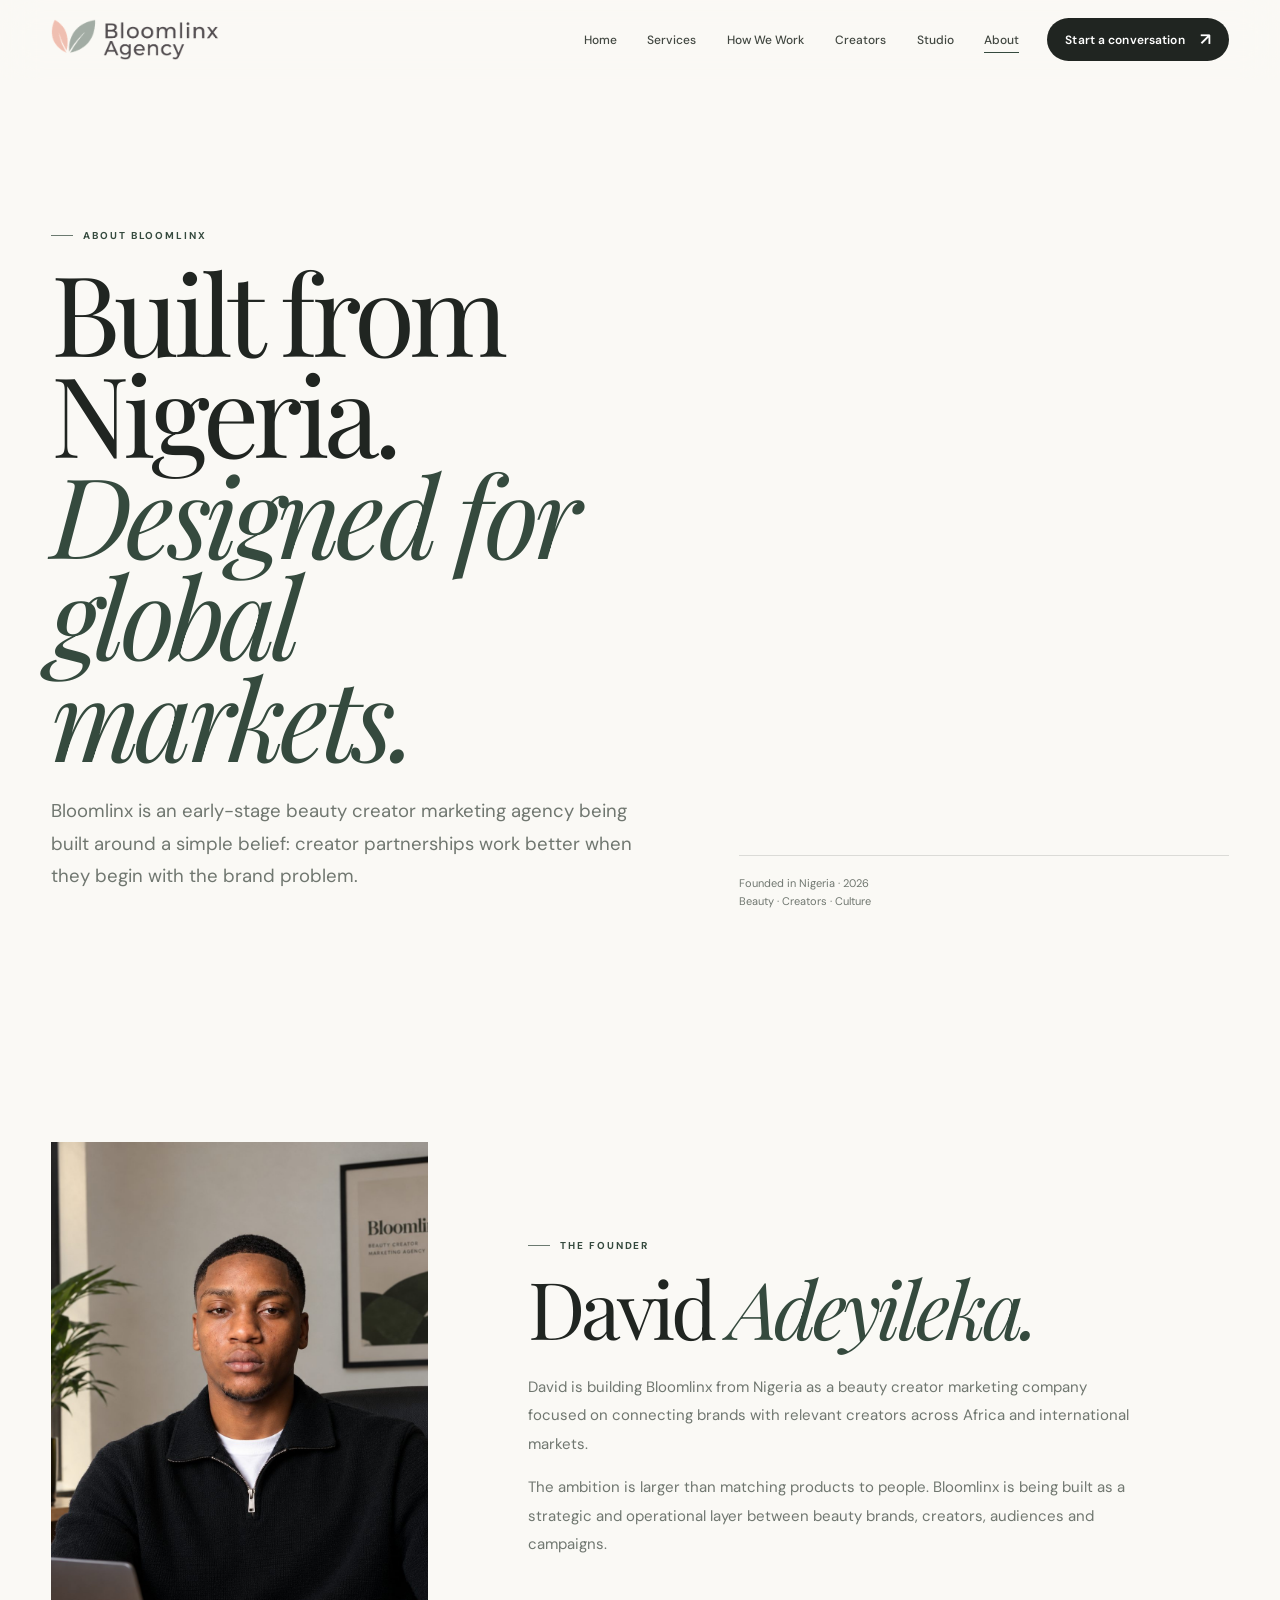
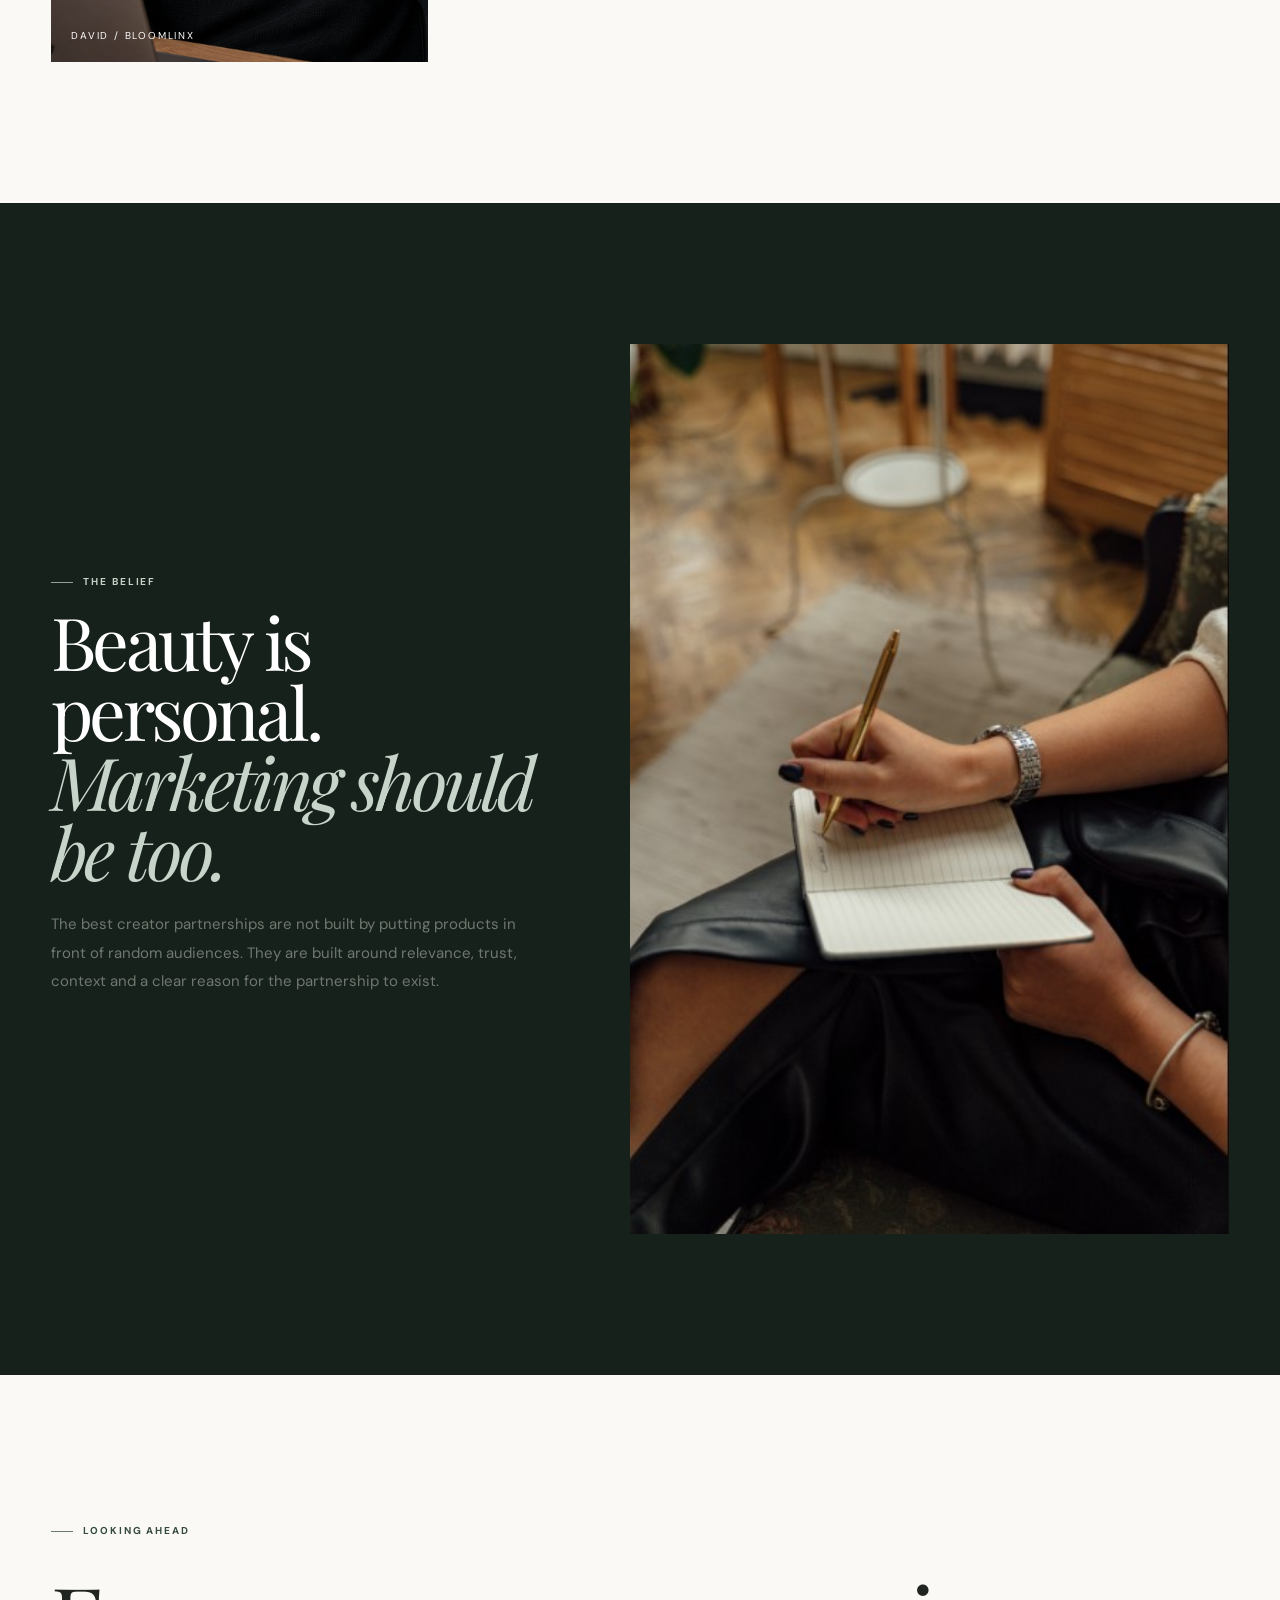
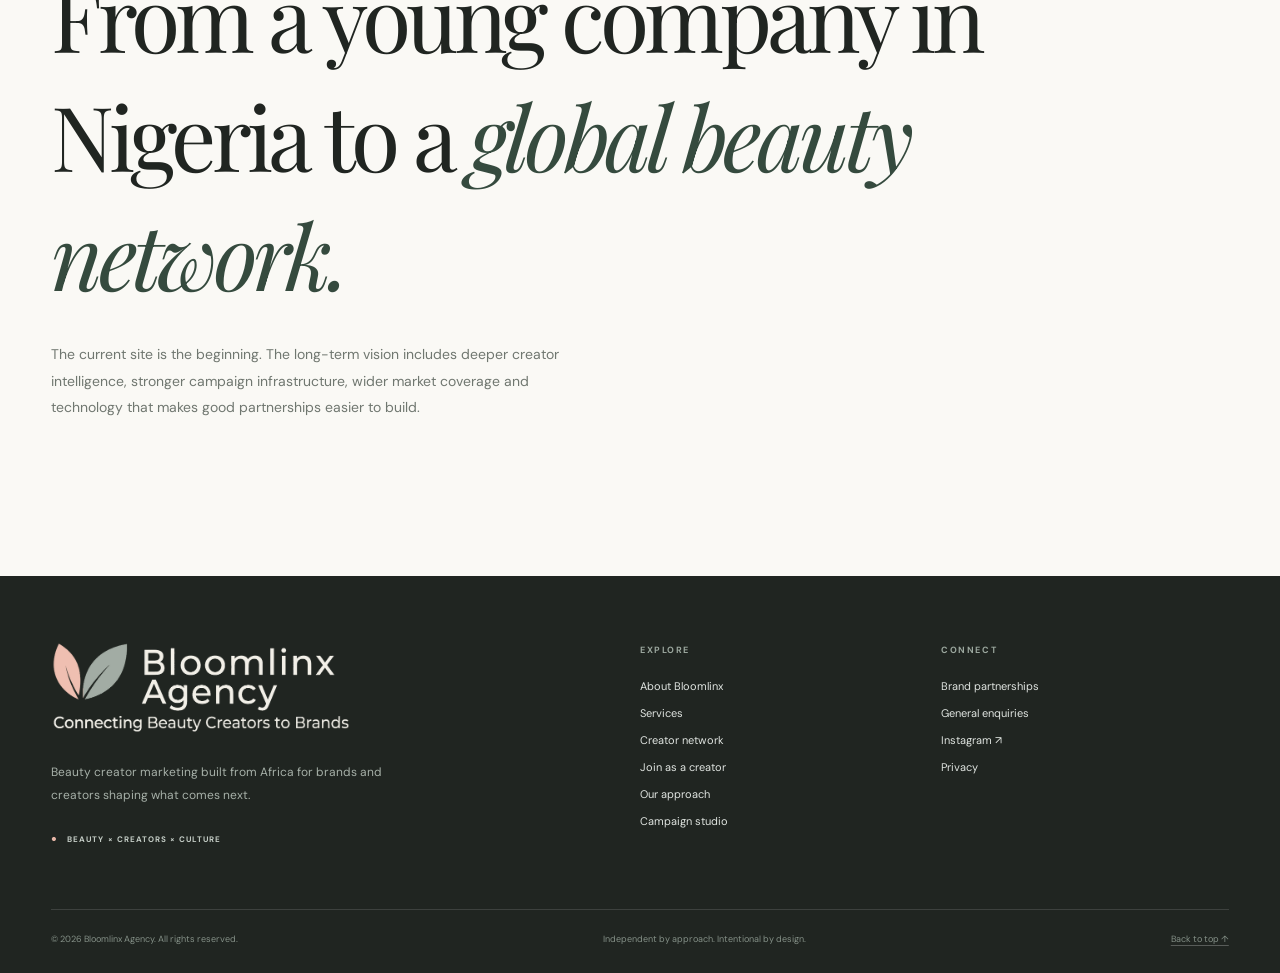
<file: about.html>
<!DOCTYPE html><html lang="en"><head><meta charset="UTF-8"><meta name="viewport" content="width=device-width, initial-scale=1.0"><meta name="theme-color" content="#f7f5ef"><meta name="color-scheme" content="light"><title>About | Bloomlinx Agency</title><meta name="description" content="Bloomlinx is an early-stage beauty creator marketing agency being built from Nigeria for African and international markets."><meta name="author" content="Bloomlinx Agency"><meta name="robots" content="index, follow, max-image-preview:large"><link rel="canonical" href="https://bloomlinxagency.com/about"><meta property="og:type" content="website"><meta property="og:site_name" content="Bloomlinx Agency"><meta property="og:title" content="About | Bloomlinx Agency"><meta property="og:description" content="Bloomlinx is an early-stage beauty creator marketing agency being built from Nigeria for African and international markets."><meta property="og:url" content="https://bloomlinxagency.com/about"><meta property="og:image" content="https://bloomlinxagency.com/images/og-image.png"><meta name="twitter:card" content="summary_large_image"><meta name="twitter:title" content="About | Bloomlinx Agency"><meta name="twitter:description" content="Bloomlinx is an early-stage beauty creator marketing agency being built from Nigeria for African and international markets."><meta name="twitter:image" content="https://bloomlinxagency.com/images/og-image.png"><link rel="icon" type="image/png" href="images/favicon.png"><link rel="apple-touch-icon" href="images/favicon.png"><link rel="preconnect" href="https://fonts.googleapis.com"><link rel="preconnect" href="https://fonts.gstatic.com" crossorigin><link href="https://fonts.googleapis.com/css2?family=DM+Sans:wght@400;500;600;700&family=Playfair+Display:ital,wght@0,400;0,500;0,600;1,400;1,500&display=swap" rel="stylesheet"><script>document.documentElement.classList.add('js');</script><style>
:root {
  --ink: #202521;
  --deep: #17211b;
  --forest: #354a3e;
  --forest-2: #42594b;
  --sage: #8fa195;
  --sage-pale: #dce5de;
  --blush: #e7b6a7;
  --cream: #f3f0e8;
  --paper: #faf9f5;
  --white: #fff;
  --muted: #707770;
  --muted-light: #aeb7b0;
  --line: rgba(32, 37, 33, .14);
  --line-light: rgba(255,255,255,.16);
  --serif: "Playfair Display", Georgia, serif;
  --sans: "DM Sans", Arial, sans-serif;
  --modern: var(--sans);
  --container: 1280px;
  --gutter: clamp(20px, 4vw, 56px);
  --ease: cubic-bezier(.22, 1, .36, 1);
  --shadow-soft: 0 24px 70px rgba(24, 34, 28, .10);
}

*, *::before, *::after { box-sizing: border-box; }
html { scroll-behavior: smooth; scroll-padding-top: 96px; }
body { margin: 0; background: var(--paper); color: var(--ink); font-family: var(--sans); -webkit-font-smoothing: antialiased; overflow-x: clip; }
body.menu-open { overflow: hidden; }
img { display: block; max-width: 100%; }
a { color: inherit; text-decoration: none; }
button, input, select, textarea { font: inherit; }
button, select, a { -webkit-tap-highlight-color: transparent; }
button { color: inherit; }
::selection { color: var(--ink); background: var(--blush); }
:focus-visible { outline: 2px solid var(--forest-2); outline-offset: 4px; }

.sr-only { position: absolute; width: 1px; height: 1px; padding: 0; margin: -1px; overflow: hidden; clip: rect(0, 0, 0, 0); white-space: nowrap; border: 0; }
.skip-link { position: fixed; left: 16px; top: 12px; z-index: 3000; transform: translateY(-150%); background: var(--deep); color: #fff; padding: 12px 16px; border-radius: 3px; }
.skip-link:focus { transform: translateY(0); }
.page-progress { position: fixed; z-index: 2200; inset: 0 auto auto 0; height: 3px; width: 0; background: var(--blush); pointer-events: none; }
.container { width: min(var(--container), calc(100% - (var(--gutter) * 2))); margin-inline: auto; }
.section { padding: clamp(90px, 11vw, 154px) 0; }
.eyebrow { display: inline-flex; align-items: center; gap: 10px; font: 700 10px/1.4 var(--modern); letter-spacing: .19em; text-transform: uppercase; color: var(--forest); }
.eyebrow::before { content: ""; width: 22px; height: 1px; background: currentColor; opacity: .72; }
.eyebrow-light { color: #c4d0c8; }
.serif { font-family: var(--serif); }
.display-title { font-family: var(--serif); font-weight: 400; letter-spacing: -.052em; }
.display-title em { color: var(--forest); font-weight: 400; }
.muted { color: var(--muted); }
.section-intro { max-width: 540px; color: var(--muted); font-size: 14px; line-height: 1.9; }
.rule { height: 1px; background: var(--line); }

/* Header */
.site-header { position: fixed; inset: 0 0 auto; z-index: 1400; padding: 18px 0; border-bottom: 1px solid transparent; background: rgba(250,249,245,.83); backdrop-filter: blur(18px); -webkit-backdrop-filter: blur(18px); transition: padding .35s var(--ease), border-color .35s ease, background .35s ease, box-shadow .35s ease; }
.site-header.scrolled { padding: 10px 0; border-color: var(--line); background: rgba(250,249,245,.95); box-shadow: 0 8px 30px rgba(30,38,31,.035); }
.nav { display: flex; align-items: center; justify-content: space-between; gap: 28px; }
.logo-wrap { display: inline-flex; align-items: center; flex: 0 0 auto; width: 150px; min-height: 38px; }
.logo-wrap img { width: 100%; max-height: 38px; object-fit: contain; object-position: left center; }
.nav-links { display: flex; align-items: center; justify-content: center; gap: clamp(18px, 2.4vw, 34px); margin-left: auto; }
.nav-links a { position: relative; padding: 10px 0; color: #424842; font-size: 12px; font-weight: 500; }
.nav-links a::after { content: ""; position: absolute; left: 0; right: 0; bottom: 5px; height: 1px; background: var(--forest); transform: scaleX(0); transform-origin: right; transition: transform .35s var(--ease); }
.nav-links a:hover::after, .nav-links a[aria-current="location"]::after { transform: scaleX(1); transform-origin: left; }
.nav-cta, .button { display: inline-flex; align-items: center; justify-content: center; gap: 15px; min-height: 48px; padding: 0 21px; border: 1px solid transparent; border-radius: 100px; background: var(--ink); color: #fff; font-size: 12px; font-weight: 600; letter-spacing: .01em; cursor: pointer; transition: background .3s ease, color .3s ease, transform .3s var(--ease), border-color .3s ease, box-shadow .3s ease; }
.nav-cta { min-height: 43px; padding-inline: 17px; white-space: nowrap; }
.nav-cta:hover, .button-dark:hover { background: var(--forest); transform: translateY(-2px); box-shadow: 0 10px 24px rgba(33,54,41,.13); }
.button-light { color: var(--ink); background: rgba(255,255,255,.28); border-color: var(--line); }
.button-light:hover { border-color: var(--forest); color: var(--forest); transform: translateY(-2px); }
.button-arrow { display: inline-block; font-size: 17px; line-height: 1; transition: transform .3s var(--ease); }
a:hover .button-arrow, button:hover .button-arrow { transform: translate(3px,-2px); }
.menu-btn { display: none; width: 44px; height: 44px; border: 1px solid var(--line); border-radius: 50%; background: transparent; align-items: center; justify-content: center; cursor: pointer; position: relative; z-index: 1301; }
.menu-icon, .menu-icon::before, .menu-icon::after { display: block; width: 17px; height: 1.5px; background: var(--ink); content: ""; transition: transform .28s ease, top .28s ease, opacity .2s ease; position: relative; }
.menu-icon::before { position: absolute; top: -5px; }
.menu-icon::after { position: absolute; top: 5px; }
.menu-btn[aria-expanded="true"] .menu-icon { background: transparent; }
.menu-btn[aria-expanded="true"] .menu-icon::before { top: 0; transform: rotate(45deg); }
.menu-btn[aria-expanded="true"] .menu-icon::after { top: 0; transform: rotate(-45deg); }
.mobile-panel { position: fixed; inset: 0; z-index: 1300; display: flex; flex-direction: column; justify-content: center; gap: 6px; padding: 96px var(--gutter) 36px; background: var(--paper); opacity: 0; visibility: hidden; transform: translateY(-10px); transition: opacity .25s ease, transform .35s var(--ease), visibility .25s; }
.mobile-panel.open { opacity: 1; visibility: visible; transform: translateY(0); }
.mobile-panel a { width: fit-content; padding: 8px 0; font: 400 clamp(38px, 9vw, 56px)/1.1 var(--serif); letter-spacing: -.04em; }
.mobile-panel .mobile-panel-note { margin-top: 22px; padding-top: 20px; border-top: 1px solid var(--line); color: var(--muted); font-size: 12px; line-height: 1.7; }

/* Hero */
.hero { position: relative; isolation: isolate; padding: clamp(132px, 15vw, 190px) 0 78px; overflow: hidden; }
.hero::before { content: ""; position: absolute; z-index: -1; right: 4%; top: 110px; width: 120px; height: 1px; background: var(--blush); opacity: .7; }
.hero-grid { display: grid; grid-template-columns: minmax(0, .98fr) minmax(0, 1.02fr); align-items: center; gap: clamp(40px, 7vw, 100px); }
.hero-copy { position: relative; z-index: 2; padding: 20px 0 36px; }
.hero-kicker { display: flex; align-items: center; flex-wrap: wrap; gap: 12px; margin-bottom: 27px; }
.live-dot { width: 7px; height: 7px; border-radius: 50%; background: #79927f; box-shadow: 0 0 0 4px rgba(121,146,127,.13); }
.kicker-text { color: #69726b; font-size: 11px; letter-spacing: .08em; }
.hero-title { max-width: 690px; margin: 0 0 28px; font: 400 clamp(59px, 7.2vw, 104px)/.91 var(--serif); letter-spacing: -.065em; }
.hero-title .line { display: block; }
.hero-title em { display: inline-block; color: var(--forest); font-weight: 400; }
.hero-description { max-width: 510px; margin: 0 0 31px; color: #68716a; font-size: clamp(15px, 1.3vw, 17px); line-height: 1.85; }
.hero-actions { display: flex; flex-wrap: wrap; gap: 11px; }
.hero-proofline { display: flex; align-items: center; flex-wrap: wrap; gap: 13px 20px; margin-top: 42px; color: #6d756e; font: 500 10px/1.5 var(--modern); letter-spacing: .07em; text-transform: uppercase; }
.proof-item { display: inline-flex; align-items: center; gap: 8px; }
.proof-item::before { content: "•"; color: var(--blush); font-size: 13px; }
.hero-visual { position: relative; min-height: clamp(460px, 52vw, 675px); opacity: 1; }
.hero-image-main { position: absolute; right: 2%; top: 0; width: 75%; height: 88%; object-fit: cover; object-position: center; filter: saturate(.84); }
.hero-image-small { position: absolute; left: 0; bottom: 2%; width: 41%; height: 42%; object-fit: cover; object-position: center; border: 10px solid var(--paper); filter: saturate(.82); }
.hero-image-main-wrap { position: absolute; inset: 0; overflow: hidden; }
.hero-caption { position: absolute; z-index: 2; right: 0; bottom: 8%; width: min(250px, 47%); padding: 22px 23px 24px; background: var(--deep); color: #fff; box-shadow: var(--shadow-soft); }
.hero-caption-top { display: flex; align-items: center; justify-content: space-between; gap: 10px; margin-bottom: 19px; color: #aebcb3; font: 700 9px/1.4 var(--modern); letter-spacing: .16em; text-transform: uppercase; }
.hero-caption-mark { color: var(--blush); font-size: 17px; }
.hero-caption strong { display: block; font: 400 clamp(19px, 2vw, 25px)/1.15 var(--serif); }
.hero-caption small { display: block; margin-top: 14px; color: #b7c2bb; font-size: 10px; line-height: 1.6; }
.hero-index { position: absolute; top: 16%; left: 1%; writing-mode: vertical-rl; transform: rotate(180deg); color: #818b82; font: 600 9px/1 var(--modern); letter-spacing: .2em; text-transform: uppercase; }
.image-corner { position: absolute; right: 1%; top: -12px; width: 34px; height: 34px; border-top: 1px solid var(--forest); border-right: 1px solid var(--forest); }


/* Visual story + floating keyword board */
.visual-story { padding: clamp(70px, 9vw, 120px) 0; background: var(--paper); overflow: hidden; }
.visual-story-head { display:flex; justify-content:space-between; align-items:flex-end; gap:35px; margin-bottom:38px; }
.visual-story-title { max-width:780px; margin:22px 0 0; font-size:clamp(48px,6vw,82px); line-height:.94; }
.visual-story-note { max-width:330px; margin:0 0 5px; color:var(--muted); font-size:13px; line-height:1.8; }
.visual-collage { display:grid; grid-template-columns:1.15fr .85fr .72fr; grid-template-rows:260px 220px; gap:12px; }
.story-image { position:relative; overflow:hidden; min-width:0; background:#ddd; }
.story-image img { width:100%; height:100%; object-fit:cover; filter:saturate(.9); transition:transform 1.1s var(--ease), filter .5s ease; }
.story-image:hover img { transform:scale(1.045); filter:saturate(1); }
.story-image.tall { grid-row:1 / span 2; }
.story-image.wide { grid-column:2 / span 2; }
.story-image-label { position:absolute; left:15px; bottom:15px; z-index:2; padding:8px 10px; background:rgba(250,249,245,.9); color:var(--ink); font:700 8px/1.4 var(--modern); letter-spacing:.13em; text-transform:uppercase; }
.keyword-board { position:relative; margin-top:28px; min-height:118px; overflow:hidden; border-top:1px solid var(--line); border-bottom:1px solid var(--line); background:var(--cream); }
.keyword-track { position:absolute; left:0; top:50%; display:flex; align-items:center; gap:13px; width:max-content; transform:translateY(-50%); animation:keyword-slide 30s linear infinite; }
.keyword-board:hover .keyword-track { animation-play-state:paused; }
.keyword-chip { display:inline-flex; align-items:center; gap:9px; padding:15px 19px; border:1px solid rgba(53,74,62,.18); border-radius:3px; background:rgba(250,249,245,.82); color:var(--ink); white-space:nowrap; box-shadow:0 10px 28px rgba(32,37,33,.045); font:600 11px/1 var(--modern); letter-spacing:.06em; text-transform:uppercase; }
.keyword-chip:nth-child(2n) { transform:translateY(-13px) rotate(-1.5deg); }
.keyword-chip:nth-child(3n) { transform:translateY(10px) rotate(1.2deg); background:var(--deep); color:#fff; border-color:rgba(255,255,255,.12); }
.keyword-chip:nth-child(4n) { border-radius:999px; background:var(--blush); border-color:transparent; }
.keyword-dot { width:5px; height:5px; border-radius:50%; background:var(--forest); }
.keyword-chip:nth-child(3n) .keyword-dot { background:var(--blush); }
@keyframes keyword-slide { to { transform:translate(-50%, -50%); } }
.visual-story-mini { display:flex; align-items:center; gap:12px; margin-top:16px; color:#7a827b; font:700 8px/1.5 var(--modern); letter-spacing:.14em; text-transform:uppercase; }
.visual-story-mini::before { content:""; width:30px; height:1px; background:var(--blush); }

/* Agency intro */
.intro { background: var(--cream); }
.intro-grid { display: grid; grid-template-columns: minmax(240px, .72fr) minmax(0, 1.28fr); gap: clamp(50px, 9vw, 130px); }
.intro-title { max-width: 530px; margin: 22px 0 0; font-size: clamp(47px, 5.7vw, 77px); line-height: .99; }
.intro-copy { max-width: 770px; }
.intro-copy p { margin: 0 0 24px; color: #475049; font-size: clamp(17px, 1.7vw, 22px); line-height: 1.72; }
.intro-copy p:first-child { color: var(--ink); font-family: var(--serif); font-size: clamp(23px, 2.35vw, 32px); line-height: 1.4; }
.intro-copy p:last-child { margin-bottom: 0; }
.intro-signature { display: flex; gap: 15px; align-items: center; margin-top: 37px; color: var(--forest); font: 700 10px/1.4 var(--modern); letter-spacing: .15em; text-transform: uppercase; }
.intro-signature::before { content: ""; width: 38px; height: 1px; background: var(--blush); }

/* Strategy */
.strategy { position: relative; overflow: hidden; background: var(--deep); color: #fff; }
.strategy::after { content: ""; position: absolute; right: -240px; bottom: -390px; width: 670px; aspect-ratio: 1; border: 1px solid rgba(255,255,255,.075); border-radius: 50%; box-shadow: 0 0 0 65px rgba(255,255,255,.018), 0 0 0 130px rgba(255,255,255,.013); pointer-events: none; }
.strategy .eyebrow { color: #becbc2; }
.strategy-header { display: flex; justify-content: space-between; align-items: flex-end; gap: 50px; margin-bottom: 75px; position: relative; z-index: 1; }
.strategy-title { max-width: 790px; margin: 23px 0 0; font: 400 clamp(47px, 6.5vw, 86px)/.96 var(--serif); letter-spacing: -.052em; }
.strategy-title em { display: block; color: var(--blush); font-weight: 400; }
.strategy-header p { max-width: 330px; margin: 0 0 8px; color: #b1bdb5; font-size: 13px; line-height: 1.9; }
.strategy-flow { display: grid; grid-template-columns: repeat(5, minmax(0, 1fr)); border-top: 1px solid var(--line-light); border-bottom: 1px solid var(--line-light); position: relative; z-index: 1; }
.flow-item { min-height: 245px; padding: 28px 23px 32px; border-right: 1px solid var(--line-light); transition: background .35s ease; }
.flow-item:first-child { padding-left: 0; }
.flow-item:last-child { border-right: 0; }
.flow-item:hover { background: rgba(255,255,255,.035); }
.flow-number { margin-bottom: 42px; color: var(--blush); font: 400 16px/1 var(--serif); }
.flow-item h3 { margin: 0 0 13px; font: 400 25px/1.1 var(--serif); }
.flow-item p { margin: 0; color: #aebbb3; font-size: 12px; line-height: 1.8; }

/* Services */
.services-header { display: flex; justify-content: space-between; align-items: flex-end; gap: 40px; margin-bottom: 61px; }
.services-title { max-width: 750px; margin: 22px 0 0; font-size: clamp(48px, 6.3vw, 82px); line-height: .96; }
.services-header .section-intro { margin-bottom: 5px; }
.services-grid { display: grid; grid-template-columns: repeat(4, minmax(0, 1fr)); border-top: 1px solid var(--line); border-left: 1px solid var(--line); }
.service-card { position: relative; min-height: 345px; padding: 30px 26px 31px; overflow: hidden; border-right: 1px solid var(--line); border-bottom: 1px solid var(--line); isolation: isolate; transition: color .35s ease, background .35s ease; }
.service-card::before { content: ""; position: absolute; z-index: -1; width: 20px; height: 20px; right: -25px; bottom: -25px; border-radius: 50%; background: var(--sage-pale); transition: width .65s var(--ease), height .65s var(--ease), right .65s var(--ease), bottom .65s var(--ease); }
.service-card:hover::before { width: 420px; height: 420px; right: -185px; bottom: -205px; }
.service-card-head { display: flex; align-items: center; justify-content: space-between; gap: 14px; }
.service-number { color: #7e9584; font: 400 15px/1 var(--serif); }
.service-arrow { display: grid; place-items: center; width: 34px; height: 34px; border: 1px solid var(--line); border-radius: 50%; font-size: 16px; transition: transform .35s var(--ease), background .35s ease; }
.service-card:hover .service-arrow { transform: rotate(45deg); background: rgba(255,255,255,.6); }
.service-card h3 { max-width: 270px; margin: 64px 0 15px; font: 400 clamp(24px, 2.2vw, 30px)/1.08 var(--serif); letter-spacing: -.02em; }
.service-card p { max-width: 290px; margin: 0; color: #6c746e; font-size: 12px; line-height: 1.85; }
.service-tag { display: inline-block; margin-top: 25px; padding-top: 10px; border-top: 1px solid var(--line); color: #7e867f; font: 700 8px/1.4 var(--modern); letter-spacing: .13em; text-transform: uppercase; }

/* Campaign idea / illustrative field note */
.field-note { padding-top: 0; }
.field-note-grid { display: grid; grid-template-columns: 1fr 1fr; min-height: 510px; background: var(--forest); color: #fff; }
.field-note-visual { position: relative; min-height: 480px; overflow: hidden; background: #d8d8cb; }
.field-note-visual img { width: 100%; height: 100%; min-height: 480px; object-fit: cover; filter: saturate(.76); transition: transform 1.1s var(--ease); }
.field-note-grid:hover .field-note-visual img { transform: scale(1.035); }
.field-note-stamp { position: absolute; top: 25px; left: 25px; display: inline-flex; align-items: center; gap: 8px; padding: 10px 13px; background: rgba(250,249,245,.91); color: var(--ink); font: 700 9px/1.3 var(--modern); letter-spacing: .1em; text-transform: uppercase; }
.field-note-content { display: flex; flex-direction: column; justify-content: space-between; padding: clamp(34px, 5vw, 64px); }
.field-note-content .eyebrow { color: #d0dbd3; }
.field-note-content h2 { max-width: 560px; margin: 26px 0 20px; font: 400 clamp(37px, 4.4vw, 58px)/1.02 var(--serif); letter-spacing: -.04em; }
.field-note-content h2 em { color: var(--blush); font-weight: 400; }
.field-note-content p { max-width: 500px; margin: 0; color: #c8d1cb; font-size: 13px; line-height: 1.9; }
.field-note-bottom { display: flex; align-items: flex-end; justify-content: space-between; gap: 20px; margin-top: 40px; padding-top: 20px; border-top: 1px solid rgba(255,255,255,.18); }
.field-note-bottom span { max-width: 250px; color: #c2cdc5; font-size: 10px; line-height: 1.7; }
.field-note-bottom a { display: inline-flex; align-items: center; gap: 9px; white-space: nowrap; font-size: 11px; font-weight: 600; }
.field-note-bottom a:hover { color: var(--blush); }
.disclaimer { display: block; margin-top: 12px; color: var(--muted); font-size: 10px; line-height: 1.7; }

/* Opportunity */
.opportunity { padding-top: clamp(85px, 10vw, 130px); }
.opportunity-grid { display: grid; grid-template-columns: minmax(0, .86fr) minmax(0, 1.14fr); gap: clamp(42px, 7vw, 90px); align-items: start; }
.opportunity-media { position: sticky; top: 115px; }
.opportunity-image { width: 100%; height: clamp(490px, 54vw, 700px); object-fit: cover; object-position: center; filter: saturate(.84); }
.opportunity-image-caption { display: flex; align-items: center; justify-content: space-between; gap: 16px; margin-top: 14px; color: #7c847d; font: 700 9px/1.5 var(--modern); letter-spacing: .13em; text-transform: uppercase; }
.opportunity-copy { padding: 8px 0 0; }
.opportunity-title { margin: 24px 0 30px; font-size: clamp(47px, 5.6vw, 75px); line-height: .99; }
.opportunity-title em { display: block; }
.opportunity-lead { margin: 0 0 25px; color: var(--ink); font: 400 clamp(21px, 2.2vw, 29px)/1.45 var(--serif); }
.opportunity-copy p:not(.opportunity-lead) { margin: 0 0 20px; color: #606961; font-size: 14px; line-height: 1.95; }
.opportunity-pullquote { margin-top: 38px; padding: 24px 0 24px 23px; border-left: 2px solid var(--blush); color: var(--forest); font: italic 400 22px/1.45 var(--serif); }
.opportunity-signoff { display: flex; align-items: center; gap: 12px; margin-top: 28px; color: var(--forest); font: 700 9px/1.5 var(--modern); letter-spacing: .16em; text-transform: uppercase; }
.opportunity-signoff::before { content: ""; height: 1px; width: 28px; background: var(--blush); }

  
.concept { background: var(--cream); }
.concept-grid { display:grid; grid-template-columns:180px minmax(0,1fr); gap:clamp(35px,7vw,90px); align-items:start; }
.concept-label { display:flex; flex-direction:column; gap:20px; }
.concept-no { color:#7f897f; font:700 9px/1.5 var(--modern); letter-spacing:.14em; text-transform:uppercase; }
.concept-copy h2 { max-width:850px; margin:0 0 45px; font-size:clamp(42px,5.3vw,70px); line-height:.98; }
.concept-copy h2 em { color:var(--forest); font-weight:400; }
.concept-columns { display:grid; grid-template-columns:1fr 1fr; gap:30px; padding-top:22px; border-top:1px solid var(--line); }
.concept-columns strong { display:block; margin-bottom:10px; font:400 23px/1.2 var(--serif); }
.concept-columns p { max-width:430px; margin:0; color:var(--muted); font-size:12px; line-height:1.85; }

/* Creator network */
.network-intro { display:grid; grid-template-columns:180px minmax(0,1fr); gap:25px; align-items:start; margin:0 0 26px; padding:18px 0; border-top:1px solid var(--line); border-bottom:1px solid var(--line); color:var(--muted); font-size:11px; line-height:1.8; }
.network-intro > span:first-child { color:var(--forest); font:700 9px/1.5 var(--modern); letter-spacing:.16em; text-transform:uppercase; }
.opportunity-map { min-height:clamp(490px,54vw,700px); display:flex; flex-direction:column; justify-content:center; gap:0; padding:clamp(28px,4vw,55px); background:var(--deep); color:#fff; }
.opportunity-map span { display:block; padding:18px 0; font:400 clamp(30px,4vw,54px)/1 var(--serif); border-bottom:1px solid rgba(255,255,255,.14); }
.opportunity-map span:first-child { color:var(--blush); }
.opportunity-map i { display:block; width:1px; height:20px; margin-left:15px; background:var(--blush); opacity:.8; }
.creator-art.art-oreva { --art-bg:#d7dfd6; }

.network { background: var(--paper); }
.network-header { display: grid; grid-template-columns: minmax(0, 1.05fr) minmax(260px, .75fr); align-items: end; gap: clamp(35px, 7vw, 90px); margin-bottom: 48px; }
.network-title { margin: 22px 0 0; font-size: clamp(52px, 6.7vw, 88px); line-height: .93; }
.network-description { max-width: 440px; margin: 0 0 6px; color: var(--muted); font-size: 14px; line-height: 1.9; }
.creator-grid { display: grid; grid-template-columns: repeat(3, minmax(0, 1fr)); gap: 16px; align-items: stretch; }
.creator-card { min-width: 0; display: flex; flex-direction: column; background: #fff; border: 1px solid rgba(32,37,33,.09); transition: transform .4s var(--ease), box-shadow .4s ease, border-color .3s ease; }
.creator-card:hover { transform: translateY(-5px); border-color: rgba(53,74,62,.25); box-shadow: var(--shadow-soft); }
.creator-card[hidden] { display: none !important; }
.creator-art { position: relative; display: grid; place-items: center; min-height: 220px; overflow: hidden; isolation: isolate; background: var(--art-bg, #e6e3d8); }
.creator-art::before, .creator-art::after { content: ""; position: absolute; z-index: -1; border: 1px solid rgba(44,60,49,.22); border-radius: 50%; }
.creator-art::before { width: 170px; aspect-ratio: 1; transform: translate(-20px, 10px); box-shadow: 0 0 0 28px rgba(255,255,255,.09), 0 0 0 56px rgba(255,255,255,.07); }
.creator-art::after { width: 105px; aspect-ratio: 1; transform: translate(-20px, 10px); background: rgba(255,255,255,.15); }
.creator-art.art-julia { --art-bg: #deded1; }
.creator-art.art-lora { --art-bg: #ead2c8; }
.creator-art.art-alaric { --art-bg: #d8dfd7; }
.creator-art.art-diya { --art-bg: #e6dfd2; }
.creator-art.art-mimi { --art-bg: #dcd5e0; }
.creator-initials { font: 400 56px/1 var(--serif); letter-spacing: -.08em; color: var(--forest); }
.creator-art-label { position: absolute; top: 15px; left: 15px; color: #47534a; font: 700 8px/1.4 var(--modern); letter-spacing: .15em; text-transform: uppercase; }
.creator-art-index { position: absolute; right: 15px; bottom: 15px; color: #47534a; font: 400 13px/1 var(--serif); }
.creator-card-body { display: flex; flex: 1; flex-direction: column; padding: 24px 23px 22px; }
.creator-platform { display: flex; align-items: center; justify-content: space-between; gap: 8px; color: #7b847d; font: 700 8px/1.4 var(--modern); letter-spacing: .12em; text-transform: uppercase; }
.creator-platform .creator-category { padding: 5px 8px; border-radius: 100px; background: var(--cream); color: var(--forest); }
.creator-name { margin: 20px 0 4px; font: 400 29px/1.1 var(--serif); letter-spacing: -.025em; }
.creator-handle { color: var(--forest); font-size: 11px; }
.creator-metrics { display: grid; grid-template-columns: 1fr 1fr; margin: 24px 0 20px; border-top: 1px solid var(--line); border-bottom: 1px solid var(--line); }
.creator-metric { min-width: 0; padding: 14px 7px 13px 0; }
.creator-metric + .creator-metric { padding-left: 15px; border-left: 1px solid var(--line); }
.creator-metric strong { display: block; overflow-wrap: anywhere; font: 400 20px/1.2 var(--serif); }
.creator-metric span { display: block; margin-top: 5px; color: #7a827b; font-size: 9px; }
.creator-card-foot { display: flex; align-items: center; justify-content: space-between; gap: 12px; margin-top: auto; padding-top: 5px; }
.creator-link { display: inline-flex; align-items: center; gap: 8px; color: var(--ink); font-size: 11px; font-weight: 600; }
.creator-link:hover { color: var(--forest); }
.creator-link span { transition: transform .3s var(--ease); }
.creator-link:hover span { transform: translate(3px,-2px); }
.network-note { display: flex; align-items: flex-start; gap: 10px; margin-top: 22px; color: #737b74; font-size: 10px; line-height: 1.8; }
.network-note::before { content: "i"; display: grid; flex: 0 0 17px; place-items: center; width: 17px; height: 17px; border: 1px solid #aab2ab; border-radius: 50%; font: italic 11px/1 var(--serif); }
.network-cta { display: flex; justify-content: space-between; align-items: center; gap: 25px; margin-top: 43px; padding: 25px 0 0; border-top: 1px solid var(--line); }
.network-cta p { max-width: 520px; margin: 0; color: var(--muted); font-size: 13px; line-height: 1.8; }

/* Difference */
.difference { background: var(--cream); }
.difference-grid { display: grid; grid-template-columns: minmax(260px, .8fr) minmax(0, 1.2fr); gap: clamp(55px, 9vw, 125px); }
.difference-title { max-width: 550px; margin: 22px 0 0; font-size: clamp(51px, 6.4vw, 82px); line-height: .94; }
.difference-copy { max-width: 720px; }
.difference-copy > p { margin: 0 0 46px; color: #485048; font: 400 clamp(19px, 2vw, 24px)/1.65 var(--serif); }
.principles { border-top: 1px solid var(--line); }
.principle { display: grid; grid-template-columns: 43px minmax(0,1fr); gap: 20px; padding: 24px 0; border-bottom: 1px solid var(--line); }
.principle-number { padding-top: 4px; color: #879889; font: 400 15px/1 var(--serif); }
.principle h4 { margin: 0 0 7px; font: 400 24px/1.2 var(--serif); }
.principle p { max-width: 540px; margin: 0; color: var(--muted); font-size: 12px; line-height: 1.8; }

/* Campaign studio */
.studio { background: #ebe9e0; }
.studio-grid { display: grid; grid-template-columns: minmax(0, .82fr) minmax(0, 1.18fr); gap: clamp(45px, 8vw, 110px); align-items: start; }
.studio-copy { position: sticky; top: 120px; }
.studio-title { margin: 22px 0 23px; font-size: clamp(48px, 5.8vw, 76px); line-height: .96; }
 .studio-copy > p { max-width: 470px; margin: 0; color: #687168; font-size: 14px; line-height: 1.9; }
.studio-points { display: grid; gap: 0; margin-top: 32px; border-top: 1px solid rgba(53,74,62,.16); }
.studio-point { display: grid; grid-template-columns: 38px minmax(0,1fr); align-items: start; gap: 13px; padding: 18px 0; border-bottom: 1px solid rgba(53,74,62,.16); color: #4f5b51; }
.studio-point-mark { display: grid; place-items: center; width: 34px; height: 34px; border: 1px solid rgba(53,74,62,.2); border-radius: 50%; color: var(--forest); font-size: 13px; transition: background .3s ease, color .3s ease, transform .3s var(--ease); }
.studio-point:hover .studio-point-mark { background: var(--forest); color: #fff; transform: rotate(-8deg); }
.studio-point strong { display: block; margin: 0 0 4px; color: var(--ink); font: 400 19px/1.25 var(--serif); }
.studio-point small { display: block; max-width: 380px; color: #737b73; font-size: 11px; line-height: 1.75; }
.studio-assurance { display: flex; align-items: center; gap: 10px; margin-top: 23px; color: #697369; font-size: 10px; line-height: 1.65; }
.studio-assurance svg { flex: 0 0 17px; color: var(--forest); }
.studio-panel { padding: clamp(24px, 3.5vw, 43px); background: var(--paper); border: 1px solid rgba(32,37,33,.08); box-shadow: 0 20px 55px rgba(35,43,35,.055); }
.studio-panel-head { display: flex; justify-content: space-between; align-items: flex-start; gap: 18px; margin-bottom: 30px; padding-bottom: 21px; border-bottom: 1px solid var(--line); }
.studio-panel-head h3 { margin: 0; font: 400 28px/1.1 var(--serif); }
.studio-panel-head p { margin: 8px 0 0; color: var(--muted); font-size: 11px; line-height: 1.7; }
.studio-step { color: #7a857c; font: 700 8px/1.5 var(--modern); letter-spacing: .14em; white-space: nowrap; }
.brief-form { display: grid; grid-template-columns: repeat(2, minmax(0,1fr)); gap: 19px 16px; }
.form-field { display: grid; gap: 8px; min-width: 0; }
.form-field.full { grid-column: 1 / -1; }
.form-field label { color: #4d564e; font: 700 9px/1.5 var(--modern); letter-spacing: .12em; text-transform: uppercase; }
.form-field select, .form-field textarea, .form-field input { width: 100%; min-height: 47px; padding: 12px 13px; border: 1px solid #d9ddd5; border-radius: 2px; background: #fff; color: var(--ink); font-size: 12px; outline-offset: 3px; }
.form-field select { cursor: pointer; }
.form-field textarea { min-height: 84px; resize: vertical; line-height: 1.7; }
.form-field select:focus, .form-field textarea:focus, .form-field input:focus { border-color: var(--forest); outline: 1px solid var(--forest); }
.form-helper { margin: -3px 0 0; color: #828a82; font-size: 10px; line-height: 1.7; }
.form-submit-row { grid-column: 1 / -1; display: flex; align-items: center; justify-content: space-between; gap: 18px; padding-top: 4px; }
.form-submit-row p { max-width: 190px; margin: 0; color: #7d857e; font-size: 9px; line-height: 1.7; }
.form-submit-row .button { flex: 0 0 auto; }
.brief-preview { margin-top: 24px; padding: 22px; border: 1px solid rgba(53,74,62,.22); background: #f2f3ed; }
.brief-preview[hidden] { display: none; }
.preview-label { color: var(--forest); font: 700 8px/1.5 var(--modern); letter-spacing: .15em; text-transform: uppercase; }
.brief-preview h4 { margin: 10px 0 10px; font: 400 25px/1.2 var(--serif); }
.brief-preview p { margin: 0; color: #606961; font-size: 11px; line-height: 1.85; overflow-wrap: anywhere; white-space: pre-line; }
.preview-actions { display: flex; flex-wrap: wrap; gap: 10px; margin-top: 17px; }
.preview-actions .button { min-height: 40px; padding-inline: 14px; font-size: 10px; }
.copy-status { min-height: 16px; margin-top: 11px !important; color: var(--forest) !important; font-size: 10px !important; }
.brief-insight { display: grid; grid-template-columns: minmax(0,1fr) auto; gap: 18px; align-items: center; margin-top: 18px; padding: 17px 0 0; border-top: 1px solid rgba(53,74,62,.16); }
.brief-insight-label { display: block; margin-bottom: 5px; color: #6d776e; font: 700 8px/1.5 var(--modern); letter-spacing: .14em; text-transform: uppercase; }
.brief-insight-title { display: block; color: var(--ink); font: 400 20px/1.2 var(--serif); }
.brief-insight-note { display: block; max-width: 390px; margin-top: 5px; color: #737b73; font-size: 10px; line-height: 1.7; }
.brief-score { display: grid; place-items: center; width: 57px; height: 57px; border: 1px solid rgba(53,74,62,.3); border-radius: 50%; color: var(--forest); font: 400 17px/1 var(--serif); }
.brief-score small { display: block; margin-top: -10px; color: #788278; font: 700 7px/1 var(--modern); letter-spacing: .1em; }
.preview-actions .button { cursor: pointer; }
@media (max-width: 600px) { .brief-insight { gap: 10px; } .brief-score { width: 51px; height: 51px; } }

  /* Contact */
.contact { padding: clamp(100px, 12vw, 155px) 0; }
.contact-grid { display: grid; grid-template-columns: minmax(0, 1.1fr) minmax(280px, .7fr); gap: clamp(50px, 9vw, 120px); align-items: end; }
.contact-title { margin: 23px 0 0; font-size: clamp(60px, 8vw, 110px); line-height: .87; }
.contact-title em { display: block; color: var(--forest); font-weight: 400; }
.contact-right { max-width: 440px; }
.contact-right > p { margin: 0 0 24px; color: var(--muted); font-size: 14px; line-height: 1.9; }
.contact-link { display: flex; align-items: center; justify-content: space-between; gap: 18px; padding: 17px 0; border-bottom: 1px solid var(--line); font-size: 12px; transition: padding .3s var(--ease), color .3s ease; }
.contact-link:first-child { border-top: 1px solid var(--line); }
.contact-link:hover { padding-left: 7px; color: var(--forest); }
.contact-link span:last-child { color: #87958a; font-size: 17px; }
.contact-smallprint { margin-top: 19px; color: #848b84; font-size: 10px; line-height: 1.7; }

/* Footer */
.site-footer { padding: 65px 0 26px; background: var(--ink); color: #fff; }
.footer-top { display: grid; grid-template-columns: minmax(0, 1.3fr) minmax(130px, .6fr) minmax(150px, .7fr); gap: 55px; padding-bottom: 58px; }
.footer-brand-logo { display: inline-flex; align-items: center; width: 150px; padding: 8px 10px; border-radius: 4px; background: #fff; }
.footer-brand-logo img { width: 100%; max-height: 36px; object-fit: contain; }
.footer-brand p { max-width: 340px; margin: 22px 0 0; color: #a6b0a8; font-size: 12px; line-height: 1.9; }
.footer-mark { display: flex; align-items: center; gap: 9px; margin-top: 21px; color: #c5cec7; font: 700 8px/1.5 var(--modern); letter-spacing: .13em; text-transform: uppercase; }
.footer-mark span { color: var(--blush); font-size: 15px; }
.footer-column h3 { margin: 3px 0 22px; color: #9ba79e; font: 700 9px/1.5 var(--modern); letter-spacing: .17em; text-transform: uppercase; }
.footer-column a { display: block; width: fit-content; margin-bottom: 13px; color: #e0e5e1; font-size: 11px; transition: color .2s ease; }
.footer-column a:hover { color: var(--blush); }
.footer-bottom { display: flex; justify-content: space-between; align-items: center; gap: 20px; padding-top: 22px; border-top: 1px solid rgba(255,255,255,.13); color: #849087; font-size: 9px; line-height: 1.7; }
.footer-bottom a { text-decoration: underline; text-decoration-color: rgba(255,255,255,.25); text-underline-offset: 3px; }

/* Reveal animation: enabled only when JS runs */
.js .reveal { opacity: 0; transform: translate3d(0, 22px, 0); transition: opacity .8s var(--ease), transform .9s var(--ease); transition-delay: var(--delay, 0ms); }
.js .reveal.is-visible { opacity: 1; transform: translate3d(0,0,0); }
.js .reveal-image { clip-path: inset(0 0 0 0); }
.js .image-mask { overflow: hidden; }
.js .image-mask img { transform: scale(1.045); transition: transform 1.4s var(--ease); }
.js .image-mask.is-visible img { transform: scale(1); }
.hero-copy .hero-kicker, .hero-copy .hero-title, .hero-copy .hero-description, .hero-copy .hero-actions, .hero-copy .hero-proofline { animation: hero-enter .85s var(--ease) both; }
.hero-copy .hero-title { animation-delay: .08s; }
.hero-copy .hero-description { animation-delay: .16s; }
.hero-copy .hero-actions { animation-delay: .23s; }
.hero-copy .hero-proofline { animation-delay: .31s; }
.hero-visual { animation: hero-visual-enter 1.15s var(--ease) .12s both; }
@keyframes hero-enter { from { opacity: 0; transform: translateY(18px); } to { opacity: 1; transform: translateY(0); } }
@keyframes hero-visual-enter { from { opacity: 0; transform: translateY(17px) scale(.99); } to { opacity: 1; transform: translateY(0) scale(1); } }

/* Responsive */
@media (max-width: 1120px) {
  .nav-links { gap: 18px; }
  .logo-wrap { width: 137px; }
  .nav-cta { padding-inline: 14px; }
  .strategy-flow { grid-template-columns: repeat(3, minmax(0,1fr)); }
  .flow-item:nth-child(3) { border-right: 0; }
  .flow-item:nth-child(n+4) { border-top: 1px solid var(--line-light); }
  .services-grid { grid-template-columns: repeat(2, minmax(0,1fr)); }
  .service-card { min-height: 300px; }
  .creator-grid { grid-template-columns: repeat(2, minmax(0,1fr)); }
  .creator-art { min-height: 190px; }
}
@media (max-width: 850px) {
  .visual-story-head { display:block; }
  .visual-story-note { margin-top:22px; max-width:600px; }
  .visual-collage { grid-template-columns:1fr 1fr; grid-template-rows:260px 220px 220px; }
  .story-image.tall { grid-row:1 / span 2; }
  .story-image.wide { grid-column:1 / -1; grid-row:3; }
}
@media (max-width: 600px) {
  .visual-story { padding:72px 0 0; }
  .visual-story-title { font-size:clamp(44px,11.5vw,62px); }
  .visual-collage { grid-template-columns:1fr; grid-template-rows:300px 220px 220px 220px; gap:9px; }
  .story-image.tall, .story-image.wide { grid-column:auto; grid-row:auto; }
  .keyword-board { min-height:105px; }
  .keyword-chip { padding:13px 16px; font-size:9px; }
}
@media (max-width: 850px) {
  :root { --gutter: 28px; }
  .site-header { padding: 13px 0; }
  .nav-links, .nav > .nav-cta { display: none; }
  .menu-btn { display: inline-flex; }
  .hero { padding-top: 125px; }
  .hero-grid { grid-template-columns: 1fr; gap: 28px; }
  .hero-copy { padding: 10px 0 0; }
  .hero-title { max-width: 780px; font-size: clamp(68px, 11vw, 100px); }
  .hero-description { max-width: 620px; }
  .hero-visual { width: min(100%, 700px); min-height: clamp(430px, 77vw, 620px); margin-left: auto; }
  .hero-image-main { width: 76%; height: 91%; }
  .hero-image-small { height: 42%; }
  .hero-caption { bottom: 5%; }
  .intro-grid, .difference-grid, .studio-grid { grid-template-columns: 1fr; }
  .intro-grid, .difference-grid { gap: 42px; }
  .intro-title { max-width: 640px; }
  .strategy-header, .services-header, .process-header { display: block; }
  .strategy-header p, .services-header .section-intro, .process-header .section-intro { margin-top: 25px; }
  .field-note-grid { grid-template-columns: 1fr; }
  .field-note-visual, .field-note-visual img { min-height: 360px; max-height: 520px; }
  .field-note-content { min-height: 430px; }
  .opportunity-grid { grid-template-columns: .78fr 1.22fr; gap: 32px; }
  .opportunity-media { position: static; }
  .opportunity-image { height: 520px; }
  .network-header { grid-template-columns: 1fr; gap: 25px; }
  .studio-copy { position: static; }
  .studio-grid { gap: 40px; }
  .contact-grid { grid-template-columns: 1fr; gap: 45px; }
  .contact-right { max-width: 600px; }
}
@media (max-width: 600px) {
  :root { --gutter: 20px; }
  html { scroll-padding-top: 78px; }
  .section { padding: 84px 0; }
  .logo-wrap { width: 128px; min-height: 33px; }
  .logo-wrap img { max-height: 33px; }
  .hero { padding: 112px 0 47px; }
  .hero-kicker { margin-bottom: 23px; }
  .kicker-text { font-size: 9px; }
  .hero-title { font-size: clamp(56px, 14vw, 78px); line-height: .94; margin-bottom: 23px; }
  .hero-description { font-size: 14px; line-height: 1.85; margin-bottom: 25px; }
  .hero-actions { align-items: stretch; flex-direction: column; max-width: 290px; }
  .hero-actions .button { justify-content: space-between; padding-inline: 19px; }
  .hero-proofline { gap: 10px 14px; margin-top: 28px; font-size: 8px; }
  .hero-visual { min-height: 390px; margin-top: 2px; }
  .hero-image-main { right: 0; width: 78%; height: 88%; }
  .hero-image-small { width: 43%; height: 42%; bottom: 0; border-width: 7px; }
  .hero-caption { right: 0; bottom: 4%; width: 48%; padding: 14px; }
  .hero-caption-top { margin-bottom: 11px; font-size: 7px; }
  .hero-caption strong { font-size: 18px; }
  .hero-caption small { margin-top: 9px; font-size: 9px; }
  .hero-index { top: 13%; font-size: 7px; }
  .marquee { padding: 16px 0; }
  .marquee span { font-size: 16px; }
  .intro-title, .services-title, .difference-title, .studio-title { font-size: clamp(46px, 12vw, 63px); }
  .intro-copy p { font-size: 16px; }
  .intro-copy p:first-child { font-size: 23px; }
  .strategy-header { margin-bottom: 43px; }
  .strategy-title { font-size: clamp(45px, 11vw, 60px); }
  .strategy-header p { font-size: 12px; }
  .strategy-flow { grid-template-columns: 1fr; }
  .flow-item, .flow-item:first-child { min-height: 0; padding: 23px 0 27px; border-right: 0; border-top: 1px solid var(--line-light); }
  .flow-item:first-child { border-top: 0; }
  .flow-number { margin-bottom: 23px; }
  .flow-item p { max-width: 390px; }
  .services-header { margin-bottom: 40px; }
  .services-grid { grid-template-columns: 1fr; }
  .service-card { min-height: 265px; padding: 25px; }
  .service-card h3 { margin-top: 47px; font-size: 29px; }
  .field-note { padding-top: 0; }
  .field-note-visual, .field-note-visual img { min-height: 300px; }
  .field-note-content { min-height: 430px; padding: 30px 25px; }
  .field-note-content h2 { font-size: 42px; }
  .field-note-bottom { align-items: flex-start; flex-direction: column; }
  .opportunity { padding-top: 80px; }
  .opportunity-grid { grid-template-columns: 1fr; gap: 35px; }
  .opportunity-image { height: 390px; }
  .opportunity-title { font-size: clamp(47px, 12vw, 62px); }
  .opportunity-copy p:not(.opportunity-lead) { font-size: 13px; }
  .opportunity-pullquote { font-size: 20px; }
  .audience-header { margin-bottom: 42px; }
  .audience-title { font-size: clamp(45px, 11vw, 61px); }
  .audience-grid { grid-template-columns: 1fr; }
  .audience-card { min-height: 510px; padding: 30px 25px; }
  .audience-card h3 { font-size: 45px; margin-top: 34px; }
  .network-title { font-size: clamp(52px, 13vw, 70px); }
  .network-intro { grid-template-columns: 1fr; gap: 8px; }
  .creator-grid { grid-template-columns: 1fr; gap: 13px; }
  .creator-art { min-height: 190px; }
  .creator-card-body { padding: 23px; }
  .network-cta { align-items: flex-start; flex-direction: column; }
  .difference-copy > p { font-size: 20px; margin-bottom: 35px; }
  .principle { grid-template-columns: 27px minmax(0,1fr); gap: 14px; padding: 21px 0; }
  .principle h4 { font-size: 22px; }
  .studio-title { font-size: clamp(47px, 12vw, 62px); }
  .studio-panel { padding: 23px 18px; }
  .studio-panel-head { gap: 8px; }
  .studio-panel-head h3 { font-size: 25px; }
  .brief-form { grid-template-columns: 1fr; gap: 15px; }
  .form-field.full, .form-submit-row { grid-column: auto; }
  .form-submit-row { align-items: flex-start; flex-direction: column; }
  .form-submit-row p { max-width: 100%; }
  .form-submit-row .button { width: 100%; }
  .preview-actions .button { flex: 1 1 auto; }
  .process-header { margin-bottom: 44px; }
  .process-title { font-size: clamp(47px, 11.5vw, 62px); }
  .process-row { grid-template-columns: 1fr; }
  .process-item, .process-item:last-child { min-height: 0; margin: 0; padding: 24px 0 26px; border-right: 0; border-top: 1px solid var(--line); }
  .process-item:first-child { border-top: 0; }
  .process-num { margin-bottom: 25px; }
  .process-item p { max-width: 390px; }
  .manifesto { padding: 110px 0; }
  .manifesto h2 { font-size: clamp(47px, 12vw, 67px); }
  .manifesto p { font-size: 12px; }
  .contact-title { font-size: clamp(59px, 14vw, 79px); }
  .contact-grid { gap: 38px; }
  .footer-top { grid-template-columns: 1fr 1fr; gap: 35px 24px; padding-bottom: 42px; }
  .footer-brand { grid-column: 1 / -1; }
  .concept-grid { grid-template-columns: 1fr; gap: 28px; }
  .concept-columns { grid-template-columns: 1fr; gap: 22px; }
  .footer-bottom { align-items: flex-start; flex-direction: column; gap: 9px; }
}
@media (max-width: 360px) {
  .hero-title { font-size: 53px; }
  .hero-visual { min-height: 345px; }
  .hero-caption { width: 52%; }
  .creator-metric strong { font-size: 18px; }
  .footer-top { grid-template-columns: 1fr; }
  .footer-brand { grid-column: auto; }
}
@media (prefers-reduced-motion: reduce) {
  html { scroll-behavior: auto; }
  *, *::before, *::after { animation-duration: .01ms !important; animation-iteration-count: 1 !important; scroll-behavior: auto !important; transition-duration: .01ms !important; }
  .js .reveal { opacity: 1 !important; transform: none !important; }
  .marquee-track { animation: none !important; }
}
@media print {
  .site-header, .studio, .menu-btn, .nav-cta { display: none !important; }
  body { background: #fff; color: #000; }
  .section { padding: 35px 0; }
  .js .reveal { opacity: 1; transform: none; }
}

/* Multi-page Bloomlinx system */
.page-hero { padding: clamp(150px, 18vw, 220px) 0 90px; background: var(--paper); }
.page-hero-grid { display:grid; grid-template-columns:minmax(0,1fr) minmax(300px,.82fr); gap:clamp(40px,7vw,110px); align-items:end; }
.page-hero h1 { font-size:clamp(62px,8.7vw,128px); line-height:.91; margin:18px 0 28px; }
.page-hero p { max-width:610px; font-size:clamp(16px,1.45vw,20px); line-height:1.75; color:var(--muted); }
.page-hero-meta { border-top:1px solid var(--line); padding-top:18px; color:var(--muted); font-size:11px; line-height:1.7; }
.editorial-dark { background:var(--deep); color:#fff; }
.editorial-dark .eyebrow { color:#c7d2ca; }
.editorial-dark .display-title em { color:#c6d4ca; }
.editorial-dark .section-intro,.editorial-dark .muted { color:#aeb9b1; }
.split-feature { display:grid; grid-template-columns:minmax(0,.9fr) minmax(0,1.1fr); gap:clamp(36px,7vw,100px); align-items:center; }
.split-feature.reverse { grid-template-columns:minmax(0,1.1fr) minmax(0,.9fr); }
.feature-image { overflow:hidden; min-height:520px; background:#e7e3da; }
.feature-image img { width:100%; height:100%; min-height:520px; object-fit:cover; transition:transform 1s var(--ease); }
.feature-image:hover img { transform:scale(1.025); }
.feature-copy h2 { font-size:clamp(44px,5.7vw,78px); line-height:.96; margin:17px 0 24px; }
.feature-copy p { max-width:590px; color:var(--muted); font-size:15px; line-height:1.9; }
.feature-list { margin-top:34px; border-top:1px solid var(--line); }
.feature-list article { display:grid; grid-template-columns:70px 1fr; gap:18px; padding:25px 0; border-bottom:1px solid var(--line); }
.feature-list strong { display:block; font:500 22px/1.2 var(--serif); margin-bottom:7px; }
.feature-list p { margin:0; font-size:12px; line-height:1.75; }
.index-no { color:var(--sage); font-size:11px; letter-spacing:.14em; }
.service-stack { border-top:1px solid var(--line); }
.service-row { display:grid; grid-template-columns:80px minmax(220px,.8fr) minmax(300px,1.2fr); gap:35px; padding:44px 0; border-bottom:1px solid var(--line); align-items:start; }
.service-row h3 { font:400 clamp(34px,4vw,57px)/1 var(--serif); margin:0; letter-spacing:-.035em; }
.service-row p { color:var(--muted); line-height:1.85; margin:0; max-width:570px; font-size:14px; }
.service-tag { margin-top:12px; font-size:10px; letter-spacing:.14em; text-transform:uppercase; color:var(--forest); }
.flow { display:grid; grid-template-columns:repeat(3,1fr); border-top:1px solid rgba(255,255,255,.17); border-left:1px solid rgba(255,255,255,.17); }
.flow-step { min-height:290px; padding:32px; border-right:1px solid rgba(255,255,255,.17); border-bottom:1px solid rgba(255,255,255,.17); position:relative; }
.flow-step .num { font-size:11px; color:#9eafa4; letter-spacing:.16em; }
.flow-step h3 { font:400 clamp(32px,4vw,53px)/.98 var(--serif); margin:75px 0 14px; }
.flow-step p { color:#aeb9b1; font-size:12px; line-height:1.75; max-width:270px; }
.flow-step::after { content:'↗'; position:absolute; right:25px; bottom:25px; color:#9eafa4; font-size:20px; transition:transform .3s var(--ease); }
.flow-step:hover::after { transform:translate(4px,-4px); }
.network-intro { display:grid; grid-template-columns:1fr .75fr; gap:60px; align-items:end; }
.network-intro h2 { font-size:clamp(52px,7vw,96px); line-height:.92; margin:18px 0 0; }
.network-note { color:var(--muted); font-size:14px; line-height:1.8; max-width:420px; }
.talent-grid { display:grid; grid-template-columns:repeat(3,1fr); gap:18px; margin-top:58px; }
.talent-card { background:var(--cream); min-height:510px; display:flex; flex-direction:column; justify-content:flex-end; overflow:hidden; position:relative; }
.talent-card img { position:absolute; inset:0; width:100%; height:100%; object-fit:cover; filter:saturate(.86); transition:transform 1s var(--ease),filter .5s ease; }
.talent-card:hover img { transform:scale(1.035); filter:saturate(1); }
.talent-overlay { position:relative; z-index:2; margin:160px 18px 18px; padding:22px; background:linear-gradient(180deg,rgba(23,33,27,0) 0%,rgba(23,33,27,.92) 42%); color:#fff; padding-top:90px; }
.talent-overlay h3 { font:400 34px/1 var(--serif); margin:0 0 8px; }
.talent-overlay p { margin:0; color:#d1d8d3; font-size:11px; line-height:1.6; }
.talent-stats { display:flex; gap:25px; margin-top:15px; }
.talent-stats strong { display:block; font-size:17px; }
.talent-stats span { color:#b8c2bb; font-size:9px; text-transform:uppercase; letter-spacing:.08em; }
.network-disclaimer { margin-top:22px; color:var(--muted); font-size:10px; line-height:1.7; }
.studio-hero { background:var(--cream); }
.studio-page-wrap { display:grid; grid-template-columns:.75fr 1.25fr; gap:clamp(35px,6vw,90px); align-items:start; }
.about-founder { display:grid; grid-template-columns:.7fr 1.3fr; gap:clamp(40px,8vw,100px); align-items:center; }
.founder-portrait { min-height:520px; background:linear-gradient(145deg,#d9ddd7,#b7c1ba); position:relative; overflow:hidden; }
.founder-portrait::after { content:'DAVID / BLOOMLINX'; position:absolute; bottom:20px; left:20px; color:#fff; font-size:10px; letter-spacing:.18em; }
.founder-copy h2 { font-size:clamp(50px,6.2vw,90px); line-height:.93; margin:18px 0 28px; }
.founder-copy p { max-width:620px; color:var(--muted); font-size:15px; line-height:1.9; }
.contact-page { padding-top:160px; }
.contact-page h1 { font-size:clamp(64px,10vw,150px); line-height:.88; margin:20px 0 45px; }
.contact-options { display:grid; grid-template-columns:repeat(2,1fr); gap:18px; }
.contact-option { padding:36px; background:var(--cream); min-height:250px; display:flex; flex-direction:column; justify-content:space-between; border:1px solid transparent; transition:transform .35s var(--ease),border-color .35s ease; }
.contact-option:hover { transform:translateY(-5px); border-color:var(--line); }
.contact-option h2 { font:400 38px/1 var(--serif); margin:0; }
.contact-option p { max-width:400px; color:var(--muted); font-size:12px; line-height:1.8; }
.page-marquee { overflow:hidden; border-block:1px solid var(--line); padding:18px 0; white-space:nowrap; }
.page-marquee-track { display:inline-flex; gap:45px; min-width:max-content; animation:pageMarquee 28s linear infinite; }
.page-marquee span { font:400 clamp(25px,3vw,44px)/1 var(--serif); color:var(--forest); }
.page-marquee i { font:normal 12px var(--sans); color:var(--blush); }
@keyframes pageMarquee { to { transform:translateX(-50%); } }
@media(max-width:850px){
  .page-hero-grid,.split-feature,.split-feature.reverse,.network-intro,.about-founder,.studio-page-wrap{grid-template-columns:1fr;}
  .feature-image,.feature-image img,.founder-portrait{min-height:390px;}
  .flow{grid-template-columns:1fr;}
  .talent-grid{grid-template-columns:1fr 1fr;}
  .service-row{grid-template-columns:55px 1fr;}.service-row p{grid-column:2;}
}
@media(max-width:560px){
  .talent-grid,.contact-options{grid-template-columns:1fr;}
  .page-hero h1{font-size:clamp(57px,16vw,82px);}
  .flow-step{min-height:230px;}.flow-step h3{margin-top:55px;}
}
</style><style id="v2">
:focus-visible{outline:2px solid var(--forest);outline-offset:3px}.editorial-dark :focus-visible{outline-color:var(--blush)}
.logo-wrap{width:176px;min-height:42px}.logo-wrap img{max-height:46px;height:auto;width:100%;object-fit:contain;object-position:left center}
.footer-brand-logo{background:none;padding:0;border-radius:0;width:min(300px,100%)}.footer-brand-logo img{max-height:none;height:auto}
@media(max-width:600px){.logo-wrap{width:142px}}
.monogram{position:absolute;inset:0;display:grid;place-items:center;background:radial-gradient(circle at 30% 20%,var(--forest-2),var(--deep) 70%);overflow:hidden}
.monogram::before,.monogram::after{content:"";position:absolute;border:1px solid rgba(231,182,167,.28);border-radius:50%}
.monogram::before{width:320px;height:320px;top:-90px;right:-110px}.monogram::after{width:210px;height:210px;left:-70px;top:34%}
.monogram span{font-family:var(--serif);font-style:italic;font-size:clamp(84px,9vw,128px);color:var(--blush);letter-spacing:-.02em;margin-bottom:90px}
.talent-card:hover .monogram{filter:brightness(1.08)}.founder-portrait{position:relative;overflow:hidden}
.founder-portrait .monogram span{margin:0}
.photo-slot{position:absolute;inset:0;width:100%;height:100%;object-fit:cover;object-position:center 20%}
.trust-strip{border-bottom:1px solid var(--line);background:var(--paper)}
.trust-strip .container{display:grid;grid-template-columns:repeat(4,1fr)}
.trust-item{padding:30px 26px 30px 0;border-right:1px solid var(--line);margin-right:26px}.trust-item:last-child{border:0;margin:0}
.trust-item strong{display:block;font-family:var(--serif);font-weight:500;font-size:22px;line-height:1.2;margin-bottom:6px}
.trust-item span{font-size:13px;color:var(--muted);line-height:1.5}
.faq{max-width:900px}.faq details{border-top:1px solid var(--line);padding:24px 0}.faq details:last-child{border-bottom:1px solid var(--line)}
.faq summary{cursor:pointer;list-style:none;display:flex;justify-content:space-between;gap:24px;font-family:var(--serif);font-size:clamp(21px,2.4vw,28px);line-height:1.25}
.faq summary::-webkit-details-marker{display:none}.faq summary::after{content:"+";font-family:var(--sans);font-size:26px;color:var(--forest);transition:transform .3s var(--ease)}
.faq details[open] summary::after{transform:rotate(45deg)}.faq details p{margin:16px 0 0;color:var(--muted);max-width:720px;line-height:1.7}
.brief-contact{max-width:860px}.fgrid{display:grid;grid-template-columns:1fr 1fr;gap:22px 28px;margin-top:34px}
.fgrid label{display:flex;flex-direction:column;gap:8px;font-size:12px;letter-spacing:.12em;text-transform:uppercase;color:var(--muted)}
.fgrid .full{grid-column:1/-1}
.fgrid input,.fgrid select,.fgrid textarea{font:inherit;font-size:16px;letter-spacing:0;text-transform:none;color:var(--ink);background:var(--white);border:1px solid var(--line);padding:15px 16px;border-radius:2px;width:100%}
.fgrid textarea{min-height:150px;resize:vertical}.fgrid input:focus,.fgrid select:focus,.fgrid textarea:focus{border-color:var(--forest);outline:0;box-shadow:0 0 0 3px rgba(53,74,62,.14)}
.hp{position:absolute;left:-9999px}.fnote{font-size:13px;color:var(--muted);line-height:1.6;margin:0}.fstatus{margin-top:18px;font-size:15px;color:var(--forest);min-height:24px}
.prose{max-width:760px}.prose h2{font-family:var(--serif);font-weight:500;font-size:28px;margin:44px 0 12px}.prose p,.prose li{color:#4b524d;line-height:1.75}.prose a{text-decoration:underline}
@media(max-width:860px){.trust-strip .container{grid-template-columns:1fr 1fr}.trust-item{border-right:0;margin:0;padding:22px 16px 22px 0;border-bottom:1px solid var(--line)}.fgrid{grid-template-columns:1fr}}
@media print{.site-header,.mobile-panel,.page-progress,.site-footer{display:none}}
</style></head><body><a class="skip-link" href="#main-content">Skip to content</a><div class="page-progress" aria-hidden="true"></div><header class="site-header" id="siteHeader"><div class="container nav"><a class="logo-wrap" href="./" aria-label="Bloomlinx Agency home"><img src="images/logo-header.png" alt="Bloomlinx Agency" width="440" height="103"></a><nav class="nav-links" aria-label="Main navigation"><a href="./">Home</a><a href="services">Services</a><a href="how-we-work">How We Work</a><a href="creators">Creators</a><a href="campaign-fit">Studio</a><a href="about" aria-current="location">About</a></nav><a class="nav-cta" href="contact">Start a conversation <span class="button-arrow" aria-hidden="true">↗</span></a><button class="menu-btn" id="menuBtn" type="button" aria-label="Open navigation menu" aria-controls="mobilePanel" aria-expanded="false"><span class="menu-icon" aria-hidden="true"></span></button></div></header><nav class="mobile-panel" id="mobilePanel" aria-label="Mobile navigation" inert><a href="./">Home</a><a href="services">Services</a><a href="how-we-work">How We Work</a><a href="creators">Creators</a><a href="campaign-fit">Studio</a><a href="about" aria-current="location">About</a><a href="contact">Contact</a><p class="mobile-panel-note">Beauty × Creators × Culture<br>Built from Africa. Looking outward.</p></nav><main id="main-content">
<section class="page-hero"><div class="container page-hero-grid"><div><span class="eyebrow">About Bloomlinx</span><h1 class="display-title">Built from Nigeria. <em>Designed for global markets.</em></h1><p>Bloomlinx is an early-stage beauty creator marketing agency being built around a simple belief: creator partnerships work better when they begin with the brand problem.</p></div><div class="page-hero-meta">Founded in Nigeria · 2026<br>Beauty · Creators · Culture</div></div></section>
<section class="section"><div class="container about-founder"><div class="founder-portrait"><div class="monogram" aria-hidden="true"><span>DA</span></div><img class="photo-slot" src="images/founder/david-adeyileka.jpg" alt="David Adeyileka, founder of Bloomlinx" loading="lazy" onerror="this.remove()"></div><div class="founder-copy"><span class="eyebrow">The founder</span><h2 class="display-title">David <em>Adeyileka.</em></h2><p>David is building Bloomlinx from Nigeria as a beauty creator marketing company focused on connecting brands with relevant creators across Africa and international markets.</p><p>The ambition is larger than matching products to people. Bloomlinx is being built as a strategic and operational layer between beauty brands, creators, audiences and campaigns.</p></div></div></section>
<section class="section editorial-dark"><div class="container"><div class="split-feature"><div class="feature-copy"><span class="eyebrow eyebrow-light">The belief</span><h2 class="display-title">Beauty is personal. <em>Marketing should be too.</em></h2><p>The best creator partnerships are not built by putting products in front of random audiences. They are built around relevance, trust, context and a clear reason for the partnership to exist.</p></div><div class="feature-image"><img alt="" aria-hidden="true" src="images/about/about-approach.jpg" loading="lazy" onerror="this.onerror=null;this.src='images/art/art-4.svg'"></div></div></div></section>
<section class="section"><div class="container"><span class="eyebrow">Looking ahead</span><h2 class="display-title" style="font-size:clamp(52px,7vw,100px);max-width:1050px;margin:18px 0 28px">From a young company in Nigeria to a <em>global beauty network.</em></h2><p class="section-intro">The current site is the beginning. The long-term vision includes deeper creator intelligence, stronger campaign infrastructure, wider market coverage and technology that makes good partnerships easier to build.</p></div></section>
</main><footer class="site-footer">
  <div class="container">
    <div class="footer-top">
      <div class="footer-brand"><a class="footer-brand-logo" href="./" aria-label="Bloomlinx Agency home"><img src="images/logo-footer.png" alt="Bloomlinx Agency. Connecting beauty creators to brands." width="720" height="225" loading="lazy"></a><p>Beauty creator marketing built from Africa for brands and creators shaping what comes next.</p><div class="footer-mark"><span aria-hidden="true">•</span> Beauty × Creators × Culture</div></div>
      <div class="footer-column"><h3>Explore</h3><a href="about">About Bloomlinx</a><a href="services">Services</a><a href="creators">Creator network</a><a href="creators#join">Join as a creator</a><a href="how-we-work">Our approach</a><a href="campaign-fit">Campaign studio</a></div>
      <div class="footer-column"><h3>Connect</h3><a href="mailto:partnerships@bloomlinxagency.com">Brand partnerships</a><a href="mailto:contact@bloomlinxagency.com">General enquiries</a><a href="https://www.instagram.com/bloomlinx.agency/" target="_blank" rel="noopener noreferrer">Instagram ↗</a><a href="privacy">Privacy</a></div>
    </div>
    <div class="footer-bottom"><span>© <span id="currentYear">2026</span> Bloomlinx Agency. All rights reserved.</span><span>Independent by approach. Intentional by design.</span><a href="#top">Back to top ↑</a></div>
  </div>
</footer><script>
(() => {
  'use strict';

  const header = document.getElementById('siteHeader');
  if (!header) return;
  const menuBtn = document.getElementById('menuBtn');
  const mobilePanel = document.getElementById('mobilePanel');
  const reducedMotion = window.matchMedia('(prefers-reduced-motion: reduce)');
  let scrollTicking = false;

  // One scheduled scroll pass updates the header and thin reading-progress line.
  function updateScrollUI() {
    const scrollY = window.scrollY || document.documentElement.scrollTop;
    header.classList.toggle('scrolled', scrollY > 24);
    scrollTicking = false;
  }
  window.addEventListener('scroll', () => {
    if (!scrollTicking) {
      window.requestAnimationFrame(updateScrollUI);
      scrollTicking = true;
    }
  }, { passive: true });
  window.addEventListener('resize', updateScrollUI, { passive: true });
  updateScrollUI();

  // Reveal content as it enters the viewport. Without IntersectionObserver, show everything.
  const revealElements = document.querySelectorAll('.reveal, .reveal-image, .image-mask');
  if ('IntersectionObserver' in window && !reducedMotion.matches) {
    const revealObserver = new IntersectionObserver((entries, observer) => {
      entries.forEach(entry => {
        if (entry.isIntersecting) {
          entry.target.classList.add('is-visible');
          observer.unobserve(entry.target);
        }
      });
    }, { threshold: 0.12, rootMargin: '0px 0px -35px 0px' });
    revealElements.forEach(element => revealObserver.observe(element));
  } else {
    revealElements.forEach(element => element.classList.add('is-visible'));
  }

  // Accessible mobile menu with Escape and focus restoration.
  function openMenu() {
    mobilePanel.classList.add('open');
    mobilePanel.inert = false;
    menuBtn.setAttribute('aria-expanded', 'true');
    menuBtn.setAttribute('aria-label', 'Close navigation menu');
    document.body.classList.add('menu-open');
    const firstLink = mobilePanel.querySelector('a');
    if (firstLink) firstLink.focus({ preventScroll: true });
  }
  function closeMenu(restoreFocus = false) {
    mobilePanel.classList.remove('open');
    mobilePanel.inert = true;
    menuBtn.setAttribute('aria-expanded', 'false');
    menuBtn.setAttribute('aria-label', 'Open navigation menu');
    document.body.classList.remove('menu-open');
    if (restoreFocus) menuBtn.focus({ preventScroll: true });
  }
  menuBtn.addEventListener('click', () => {
    menuBtn.getAttribute('aria-expanded') === 'true' ? closeMenu() : openMenu();
  });
  mobilePanel.querySelectorAll('a').forEach(link => link.addEventListener('click', () => closeMenu()));
  document.addEventListener('keydown', event => {
    if (event.key === 'Escape' && menuBtn.getAttribute('aria-expanded') === 'true') closeMenu(true);
  });
  window.addEventListener('resize', () => {
    if (window.innerWidth > 850 && menuBtn.getAttribute('aria-expanded') === 'true') closeMenu();
  }, { passive: true });

  // Campaign Fit Studio: builds an email-ready brief locally; no form submission or backend.
  const briefForm = document.getElementById('briefForm');
  if (briefForm) {
  const preview = document.getElementById('briefPreview');
  const summary = document.getElementById('briefSummary');
  const emailBrief = document.getElementById('emailBrief');
  const copyButton = document.getElementById('copyBrief');
  const copyStatus = document.getElementById('copyStatus');
  const downloadButton = document.getElementById('downloadBrief');
  const briefInsightTitle = document.getElementById('briefInsightTitle');
  const briefInsightNote = document.getElementById('briefInsightNote');
  const briefScore = document.getElementById('briefScore');
  let generatedBrief = '';

  briefForm.addEventListener('submit', event => {
    event.preventDefault();
    if (!briefForm.reportValidity()) return;
    const values = new FormData(briefForm);
    const get = key => String(values.get(key) || '').trim();
    const notes = get('notes') || 'No additional notes provided.';
    const strategyDirections = {
      'Build brand awareness': 'Prioritise audience fit, creator consistency and geographic relevance. Agree on suitable awareness indicators before outreach.',
      'Introduce a new product': 'Explore a timed launch sequence that gives the product context, shows where it fits and leaves creators room to tell the story in their own voice.',
      'Educate audiences about a product': 'Look for a clear education angle: useful demonstrations, routine context and space for the questions the audience is likely to ask.',
      'Drive product consideration': 'Focus the brief on the audience decision to support, the product proof points that matter and how creator content can address genuine questions.',
      'Create reusable creator content': 'Clarify intended usage, channels, duration, paid-media permissions and approvals before creator selection. Usage rights should be discussed and agreed explicitly.',
      'Explore a new market': 'Prioritise local audience context, cultural fit, platform habits and market-specific messaging before finalising the creator mix.'
    };
    const direction = strategyDirections[get('goal')] || 'Start by clarifying the audience, message and role creators should play before deciding on campaign execution.';
    const marketNote = get('market').includes('Africa') ? 'Market note: assess the specific country, audience language and local context rather than treating Africa as one uniform market.' : 'Market note: confirm the priority countries and audience context before finalising creator selection.';
    const planningScore = Math.min(100, 70 + (get('budget') !== 'Still being scoped' ? 10 : 0) + (get('timing') !== 'Flexible / exploring' ? 8 : 0) + (get('platform') !== 'Open to recommendations' ? 5 : 0) + (notes !== 'No additional notes provided.' ? 7 : 0));
    const insightTitle = planningScore >= 92 ? 'Clear direction to explore' : planningScore >= 82 ? 'A focused starting point' : 'A useful first outline';
    const insightNote = planningScore >= 92 ? 'Your brief contains several practical decision points. The next step is to validate audience fit, scope and creator availability.' : planningScore >= 82 ? 'The core direction is taking shape. A little more context on the audience or deliverables could sharpen the next conversation.' : 'This is a solid first outline. Clarifying budget, timing or additional context can help make the next conversation more specific.';

    generatedBrief = [
      'BLOOMLINX AGENCY | INITIAL CAMPAIGN BRIEF',
      '',
      `Primary objective: ${get('goal')}`,
      `Target market: ${get('market')}`,
      `Beauty category: ${get('category')}`,
      `Indicative creator budget: ${get('budget')}`,
      `Target timing: ${get('timing')}`,
      `Preferred platform: ${get('platform')}`,
      `Additional context: ${notes}`,
      '',
      `Suggested strategic direction: ${direction}`,
      marketNote,
      '',
      'Please use this outline to begin a conversation about campaign fit, creator relevance, scope and next steps.',
      '',
      'Generated with the Bloomlinx Campaign Fit Studio. This is an initial brief, not a campaign proposal, creator-rate quote or performance forecast.'
    ].join('\n');

    summary.textContent = `Objective: ${get('goal')}\nMarket: ${get('market')}\nCategory: ${get('category')}\nBudget: ${get('budget')}\nTiming: ${get('timing')}\nPlatform: ${get('platform')}\n\nSuggested direction: ${direction}\n${marketNote}`;
    briefInsightTitle.textContent = insightTitle;
    briefInsightNote.textContent = insightNote;
    briefScore.innerHTML = `${planningScore}<small>/100</small>`;
    briefScore.setAttribute('aria-label', `Brief clarity score: ${planningScore} out of 100`);
    const subject = encodeURIComponent(`Campaign enquiry: ${get('category')} / ${get('goal')}`);
    emailBrief.href = `mailto:partnerships@bloomlinxagency.com?subject=${subject}&body=${encodeURIComponent(generatedBrief)}`;
    preview.hidden = false;
    copyStatus.textContent = 'Your outline is ready. Review it, copy it or open it in your email app.';
    preview.scrollIntoView({ behavior: reducedMotion.matches ? 'auto' : 'smooth', block: 'nearest' });
  });

  copyButton.addEventListener('click', async () => {
    if (!generatedBrief) return;
    try {
      if (navigator.clipboard && window.isSecureContext) {
        await navigator.clipboard.writeText(generatedBrief);
      } else {
        const temporary = document.createElement('textarea');
        temporary.value = generatedBrief;
        temporary.setAttribute('readonly', '');
        temporary.style.position = 'absolute';
        temporary.style.left = '-9999px';
        document.body.appendChild(temporary);
        temporary.select();
        const copied = document.execCommand('copy');
        temporary.remove();
        if (!copied) throw new Error('Copy not available');
      }
      copyStatus.textContent = 'Brief copied. You can paste it into an email or document.';
    } catch (error) {
      copyStatus.textContent = 'Copy was blocked by this browser. You can still select the brief details and copy them manually or use Email Bloomlinx.';
    }
  });

  downloadButton.addEventListener('click', () => {
    if (!generatedBrief) return;
    const blob = new Blob([generatedBrief], { type: 'text/plain;charset=utf-8' });
    const url = URL.createObjectURL(blob);
    const anchor = document.createElement('a');
    anchor.href = url;
    anchor.download = 'bloomlinx-campaign-brief.txt';
    document.body.appendChild(anchor);
    anchor.click();
    anchor.remove();
    window.setTimeout(() => URL.revokeObjectURL(url), 1000);
    copyStatus.textContent = 'Your brief has been prepared as a text file on your device.';
  });

  }

  // Keep the footer year current without requiring a yearly edit.
  document.getElementById('currentYear').textContent = new Date().getFullYear();

  // If a browser cannot load a remote image, the layout remains intact and alt text stays available.
  document.querySelectorAll('img').forEach(img => {
    img.addEventListener('error', () => img.classList.add('image-failed'), { once: true });
  });
})();
</script></body></html>
</file>
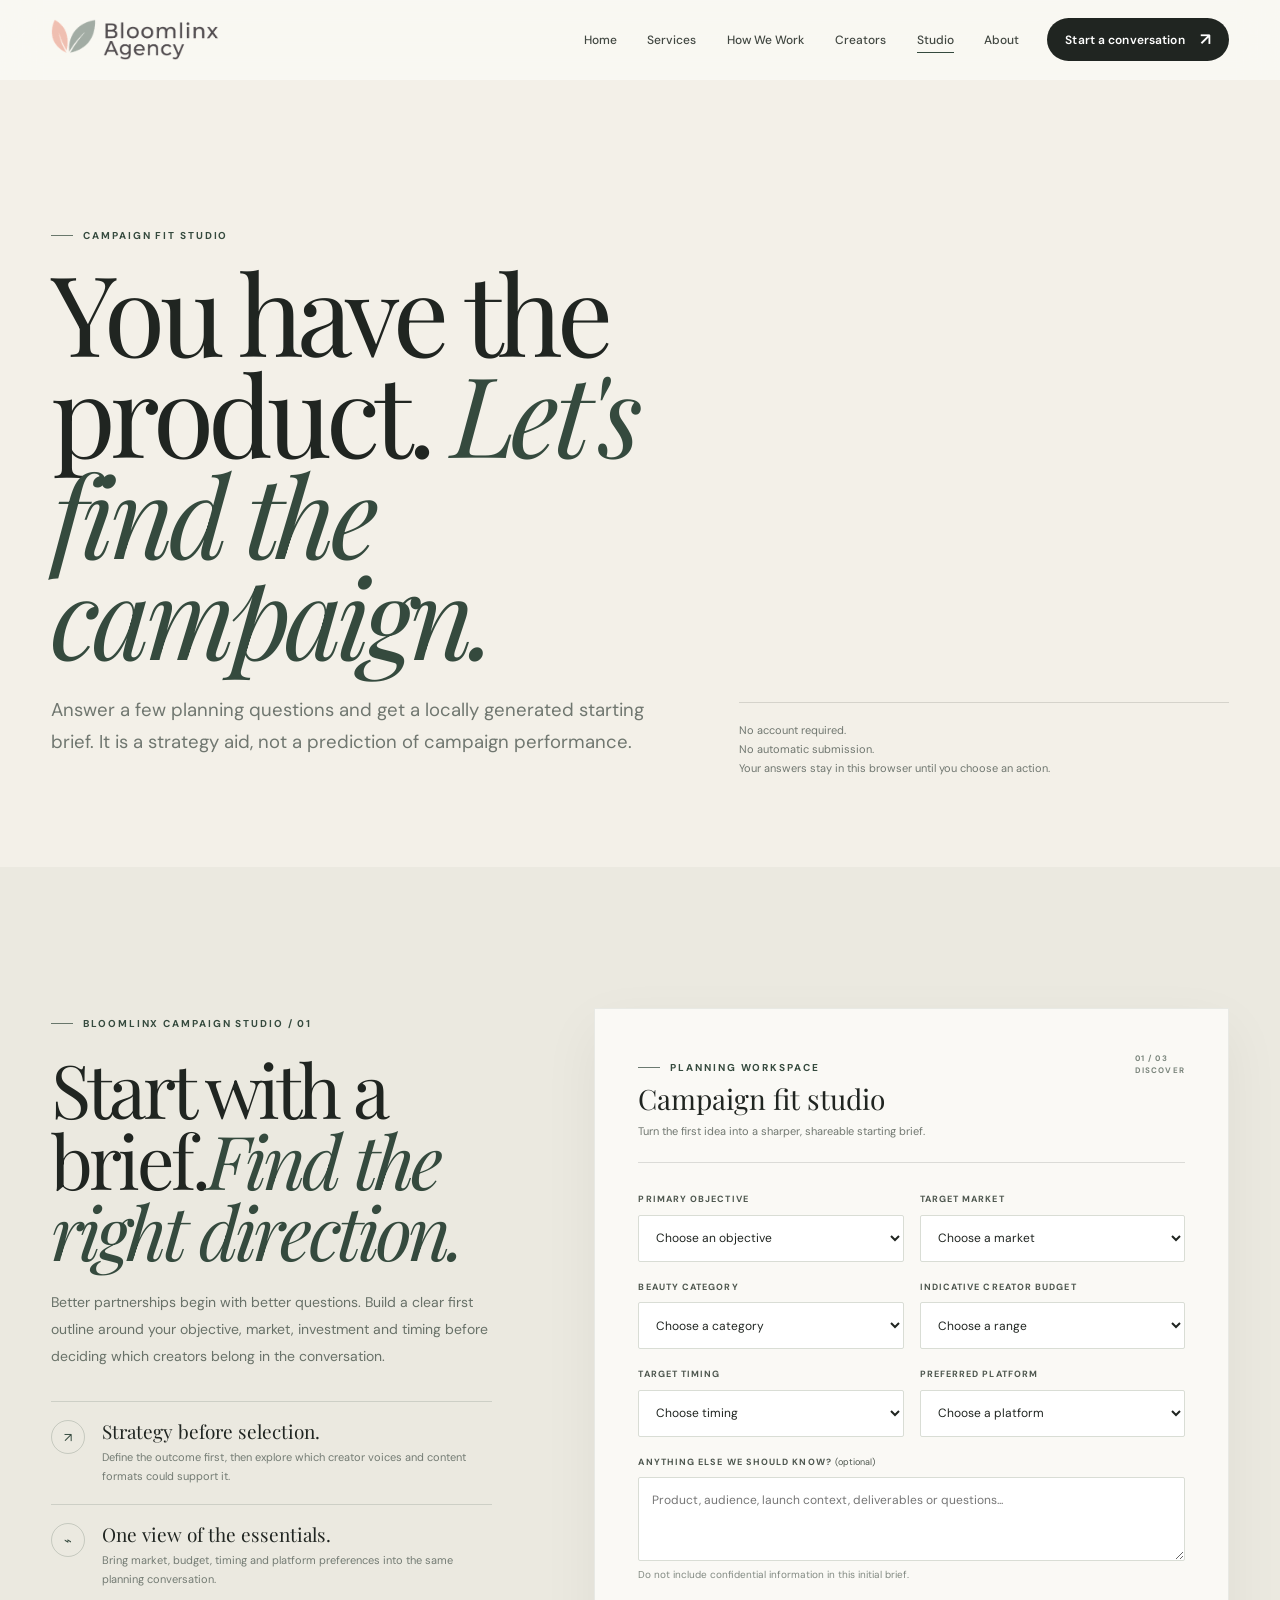
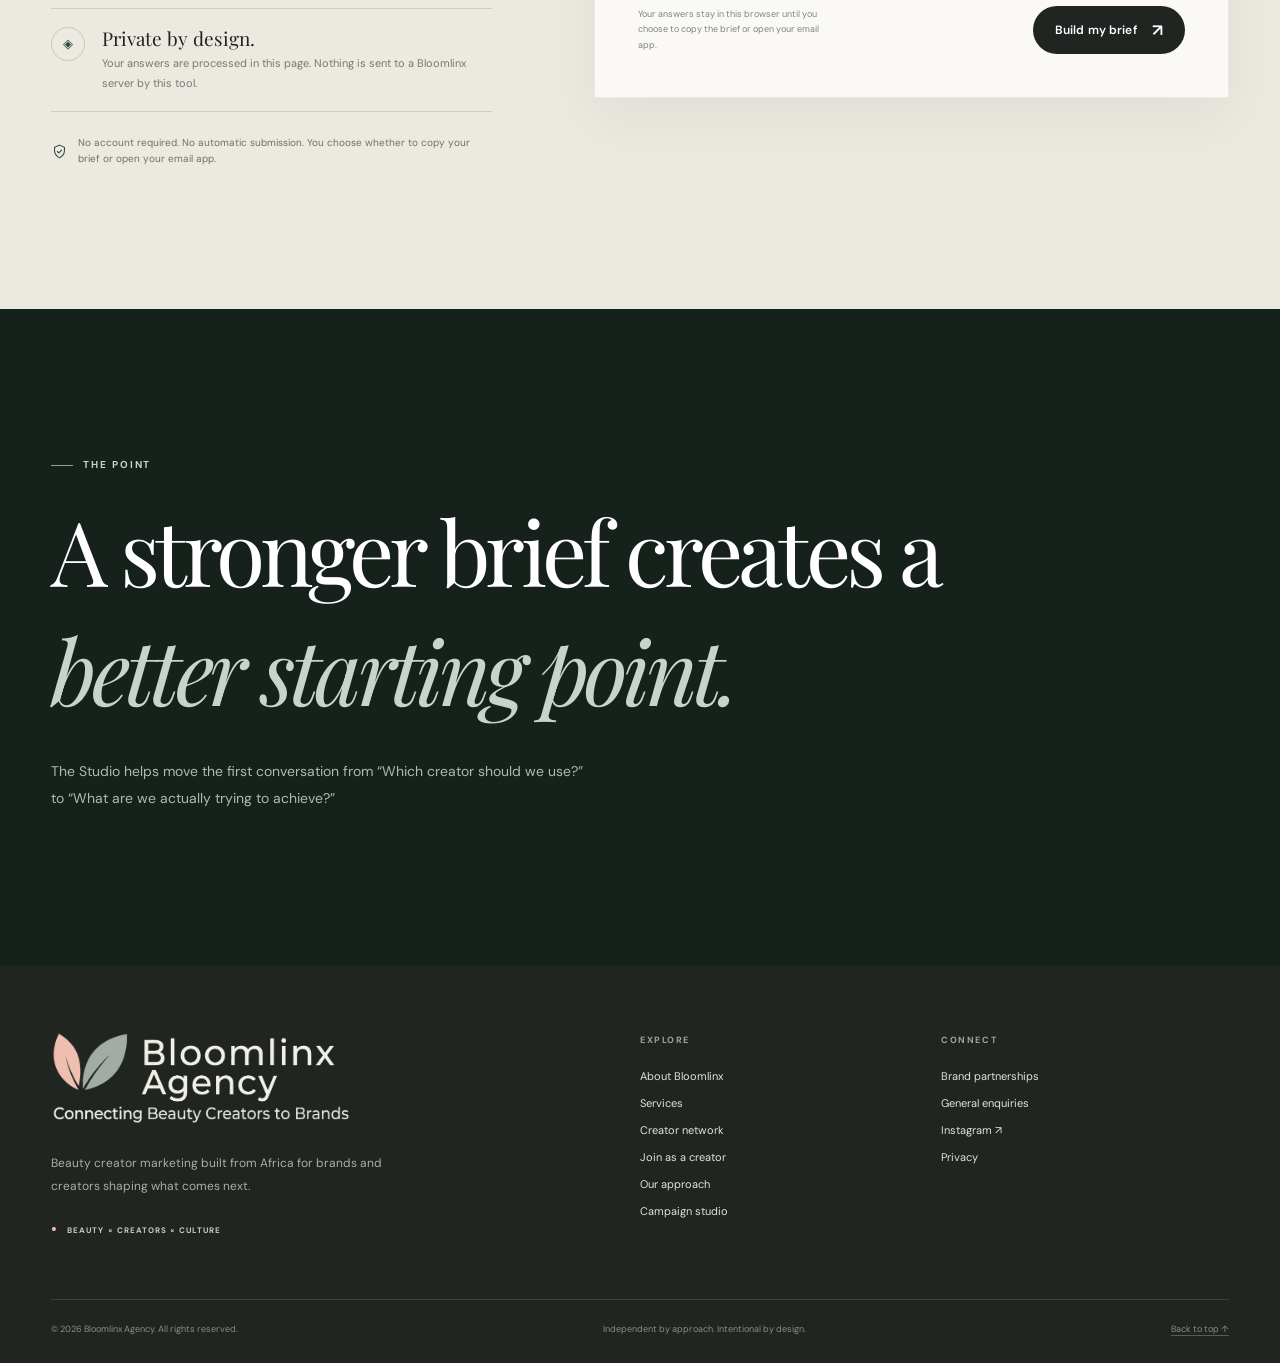
<file: campaign-fit.html>
<!DOCTYPE html><html lang="en"><head><meta charset="UTF-8"><meta name="viewport" content="width=device-width, initial-scale=1.0"><meta name="theme-color" content="#f7f5ef"><meta name="color-scheme" content="light"><title>Campaign Fit Studio | Bloomlinx Agency</title><meta name="description" content="A private, locally generated planning workspace for shaping a clearer beauty creator campaign brief."><meta name="author" content="Bloomlinx Agency"><meta name="robots" content="index, follow, max-image-preview:large"><link rel="canonical" href="https://bloomlinxagency.com/campaign-fit"><meta property="og:type" content="website"><meta property="og:site_name" content="Bloomlinx Agency"><meta property="og:title" content="Campaign Fit Studio | Bloomlinx Agency"><meta property="og:description" content="A private, locally generated planning workspace for shaping a clearer beauty creator campaign brief."><meta property="og:url" content="https://bloomlinxagency.com/campaign-fit"><meta property="og:image" content="https://bloomlinxagency.com/images/og-image.png"><meta name="twitter:card" content="summary_large_image"><meta name="twitter:title" content="Campaign Fit Studio | Bloomlinx Agency"><meta name="twitter:description" content="A private, locally generated planning workspace for shaping a clearer beauty creator campaign brief."><meta name="twitter:image" content="https://bloomlinxagency.com/images/og-image.png"><link rel="icon" type="image/png" href="images/favicon.png"><link rel="apple-touch-icon" href="images/favicon.png"><link rel="preconnect" href="https://fonts.googleapis.com"><link rel="preconnect" href="https://fonts.gstatic.com" crossorigin><link href="https://fonts.googleapis.com/css2?family=DM+Sans:wght@400;500;600;700&family=Playfair+Display:ital,wght@0,400;0,500;0,600;1,400;1,500&display=swap" rel="stylesheet"><script>document.documentElement.classList.add('js');</script><style>
:root {
  --ink: #202521;
  --deep: #17211b;
  --forest: #354a3e;
  --forest-2: #42594b;
  --sage: #8fa195;
  --sage-pale: #dce5de;
  --blush: #e7b6a7;
  --cream: #f3f0e8;
  --paper: #faf9f5;
  --white: #fff;
  --muted: #707770;
  --muted-light: #aeb7b0;
  --line: rgba(32, 37, 33, .14);
  --line-light: rgba(255,255,255,.16);
  --serif: "Playfair Display", Georgia, serif;
  --sans: "DM Sans", Arial, sans-serif;
  --modern: var(--sans);
  --container: 1280px;
  --gutter: clamp(20px, 4vw, 56px);
  --ease: cubic-bezier(.22, 1, .36, 1);
  --shadow-soft: 0 24px 70px rgba(24, 34, 28, .10);
}

*, *::before, *::after { box-sizing: border-box; }
html { scroll-behavior: smooth; scroll-padding-top: 96px; }
body { margin: 0; background: var(--paper); color: var(--ink); font-family: var(--sans); -webkit-font-smoothing: antialiased; overflow-x: clip; }
body.menu-open { overflow: hidden; }
img { display: block; max-width: 100%; }
a { color: inherit; text-decoration: none; }
button, input, select, textarea { font: inherit; }
button, select, a { -webkit-tap-highlight-color: transparent; }
button { color: inherit; }
::selection { color: var(--ink); background: var(--blush); }
:focus-visible { outline: 2px solid var(--forest-2); outline-offset: 4px; }

.sr-only { position: absolute; width: 1px; height: 1px; padding: 0; margin: -1px; overflow: hidden; clip: rect(0, 0, 0, 0); white-space: nowrap; border: 0; }
.skip-link { position: fixed; left: 16px; top: 12px; z-index: 3000; transform: translateY(-150%); background: var(--deep); color: #fff; padding: 12px 16px; border-radius: 3px; }
.skip-link:focus { transform: translateY(0); }
.page-progress { position: fixed; z-index: 2200; inset: 0 auto auto 0; height: 3px; width: 0; background: var(--blush); pointer-events: none; }
.container { width: min(var(--container), calc(100% - (var(--gutter) * 2))); margin-inline: auto; }
.section { padding: clamp(90px, 11vw, 154px) 0; }
.eyebrow { display: inline-flex; align-items: center; gap: 10px; font: 700 10px/1.4 var(--modern); letter-spacing: .19em; text-transform: uppercase; color: var(--forest); }
.eyebrow::before { content: ""; width: 22px; height: 1px; background: currentColor; opacity: .72; }
.eyebrow-light { color: #c4d0c8; }
.serif { font-family: var(--serif); }
.display-title { font-family: var(--serif); font-weight: 400; letter-spacing: -.052em; }
.display-title em { color: var(--forest); font-weight: 400; }
.muted { color: var(--muted); }
.section-intro { max-width: 540px; color: var(--muted); font-size: 14px; line-height: 1.9; }
.rule { height: 1px; background: var(--line); }

/* Header */
.site-header { position: fixed; inset: 0 0 auto; z-index: 1400; padding: 18px 0; border-bottom: 1px solid transparent; background: rgba(250,249,245,.83); backdrop-filter: blur(18px); -webkit-backdrop-filter: blur(18px); transition: padding .35s var(--ease), border-color .35s ease, background .35s ease, box-shadow .35s ease; }
.site-header.scrolled { padding: 10px 0; border-color: var(--line); background: rgba(250,249,245,.95); box-shadow: 0 8px 30px rgba(30,38,31,.035); }
.nav { display: flex; align-items: center; justify-content: space-between; gap: 28px; }
.logo-wrap { display: inline-flex; align-items: center; flex: 0 0 auto; width: 150px; min-height: 38px; }
.logo-wrap img { width: 100%; max-height: 38px; object-fit: contain; object-position: left center; }
.nav-links { display: flex; align-items: center; justify-content: center; gap: clamp(18px, 2.4vw, 34px); margin-left: auto; }
.nav-links a { position: relative; padding: 10px 0; color: #424842; font-size: 12px; font-weight: 500; }
.nav-links a::after { content: ""; position: absolute; left: 0; right: 0; bottom: 5px; height: 1px; background: var(--forest); transform: scaleX(0); transform-origin: right; transition: transform .35s var(--ease); }
.nav-links a:hover::after, .nav-links a[aria-current="location"]::after { transform: scaleX(1); transform-origin: left; }
.nav-cta, .button { display: inline-flex; align-items: center; justify-content: center; gap: 15px; min-height: 48px; padding: 0 21px; border: 1px solid transparent; border-radius: 100px; background: var(--ink); color: #fff; font-size: 12px; font-weight: 600; letter-spacing: .01em; cursor: pointer; transition: background .3s ease, color .3s ease, transform .3s var(--ease), border-color .3s ease, box-shadow .3s ease; }
.nav-cta { min-height: 43px; padding-inline: 17px; white-space: nowrap; }
.nav-cta:hover, .button-dark:hover { background: var(--forest); transform: translateY(-2px); box-shadow: 0 10px 24px rgba(33,54,41,.13); }
.button-light { color: var(--ink); background: rgba(255,255,255,.28); border-color: var(--line); }
.button-light:hover { border-color: var(--forest); color: var(--forest); transform: translateY(-2px); }
.button-arrow { display: inline-block; font-size: 17px; line-height: 1; transition: transform .3s var(--ease); }
a:hover .button-arrow, button:hover .button-arrow { transform: translate(3px,-2px); }
.menu-btn { display: none; width: 44px; height: 44px; border: 1px solid var(--line); border-radius: 50%; background: transparent; align-items: center; justify-content: center; cursor: pointer; position: relative; z-index: 1301; }
.menu-icon, .menu-icon::before, .menu-icon::after { display: block; width: 17px; height: 1.5px; background: var(--ink); content: ""; transition: transform .28s ease, top .28s ease, opacity .2s ease; position: relative; }
.menu-icon::before { position: absolute; top: -5px; }
.menu-icon::after { position: absolute; top: 5px; }
.menu-btn[aria-expanded="true"] .menu-icon { background: transparent; }
.menu-btn[aria-expanded="true"] .menu-icon::before { top: 0; transform: rotate(45deg); }
.menu-btn[aria-expanded="true"] .menu-icon::after { top: 0; transform: rotate(-45deg); }
.mobile-panel { position: fixed; inset: 0; z-index: 1300; display: flex; flex-direction: column; justify-content: center; gap: 6px; padding: 96px var(--gutter) 36px; background: var(--paper); opacity: 0; visibility: hidden; transform: translateY(-10px); transition: opacity .25s ease, transform .35s var(--ease), visibility .25s; }
.mobile-panel.open { opacity: 1; visibility: visible; transform: translateY(0); }
.mobile-panel a { width: fit-content; padding: 8px 0; font: 400 clamp(38px, 9vw, 56px)/1.1 var(--serif); letter-spacing: -.04em; }
.mobile-panel .mobile-panel-note { margin-top: 22px; padding-top: 20px; border-top: 1px solid var(--line); color: var(--muted); font-size: 12px; line-height: 1.7; }

/* Hero */
.hero { position: relative; isolation: isolate; padding: clamp(132px, 15vw, 190px) 0 78px; overflow: hidden; }
.hero::before { content: ""; position: absolute; z-index: -1; right: 4%; top: 110px; width: 120px; height: 1px; background: var(--blush); opacity: .7; }
.hero-grid { display: grid; grid-template-columns: minmax(0, .98fr) minmax(0, 1.02fr); align-items: center; gap: clamp(40px, 7vw, 100px); }
.hero-copy { position: relative; z-index: 2; padding: 20px 0 36px; }
.hero-kicker { display: flex; align-items: center; flex-wrap: wrap; gap: 12px; margin-bottom: 27px; }
.live-dot { width: 7px; height: 7px; border-radius: 50%; background: #79927f; box-shadow: 0 0 0 4px rgba(121,146,127,.13); }
.kicker-text { color: #69726b; font-size: 11px; letter-spacing: .08em; }
.hero-title { max-width: 690px; margin: 0 0 28px; font: 400 clamp(59px, 7.2vw, 104px)/.91 var(--serif); letter-spacing: -.065em; }
.hero-title .line { display: block; }
.hero-title em { display: inline-block; color: var(--forest); font-weight: 400; }
.hero-description { max-width: 510px; margin: 0 0 31px; color: #68716a; font-size: clamp(15px, 1.3vw, 17px); line-height: 1.85; }
.hero-actions { display: flex; flex-wrap: wrap; gap: 11px; }
.hero-proofline { display: flex; align-items: center; flex-wrap: wrap; gap: 13px 20px; margin-top: 42px; color: #6d756e; font: 500 10px/1.5 var(--modern); letter-spacing: .07em; text-transform: uppercase; }
.proof-item { display: inline-flex; align-items: center; gap: 8px; }
.proof-item::before { content: "•"; color: var(--blush); font-size: 13px; }
.hero-visual { position: relative; min-height: clamp(460px, 52vw, 675px); opacity: 1; }
.hero-image-main { position: absolute; right: 2%; top: 0; width: 75%; height: 88%; object-fit: cover; object-position: center; filter: saturate(.84); }
.hero-image-small { position: absolute; left: 0; bottom: 2%; width: 41%; height: 42%; object-fit: cover; object-position: center; border: 10px solid var(--paper); filter: saturate(.82); }
.hero-image-main-wrap { position: absolute; inset: 0; overflow: hidden; }
.hero-caption { position: absolute; z-index: 2; right: 0; bottom: 8%; width: min(250px, 47%); padding: 22px 23px 24px; background: var(--deep); color: #fff; box-shadow: var(--shadow-soft); }
.hero-caption-top { display: flex; align-items: center; justify-content: space-between; gap: 10px; margin-bottom: 19px; color: #aebcb3; font: 700 9px/1.4 var(--modern); letter-spacing: .16em; text-transform: uppercase; }
.hero-caption-mark { color: var(--blush); font-size: 17px; }
.hero-caption strong { display: block; font: 400 clamp(19px, 2vw, 25px)/1.15 var(--serif); }
.hero-caption small { display: block; margin-top: 14px; color: #b7c2bb; font-size: 10px; line-height: 1.6; }
.hero-index { position: absolute; top: 16%; left: 1%; writing-mode: vertical-rl; transform: rotate(180deg); color: #818b82; font: 600 9px/1 var(--modern); letter-spacing: .2em; text-transform: uppercase; }
.image-corner { position: absolute; right: 1%; top: -12px; width: 34px; height: 34px; border-top: 1px solid var(--forest); border-right: 1px solid var(--forest); }


/* Visual story + floating keyword board */
.visual-story { padding: clamp(70px, 9vw, 120px) 0; background: var(--paper); overflow: hidden; }
.visual-story-head { display:flex; justify-content:space-between; align-items:flex-end; gap:35px; margin-bottom:38px; }
.visual-story-title { max-width:780px; margin:22px 0 0; font-size:clamp(48px,6vw,82px); line-height:.94; }
.visual-story-note { max-width:330px; margin:0 0 5px; color:var(--muted); font-size:13px; line-height:1.8; }
.visual-collage { display:grid; grid-template-columns:1.15fr .85fr .72fr; grid-template-rows:260px 220px; gap:12px; }
.story-image { position:relative; overflow:hidden; min-width:0; background:#ddd; }
.story-image img { width:100%; height:100%; object-fit:cover; filter:saturate(.9); transition:transform 1.1s var(--ease), filter .5s ease; }
.story-image:hover img { transform:scale(1.045); filter:saturate(1); }
.story-image.tall { grid-row:1 / span 2; }
.story-image.wide { grid-column:2 / span 2; }
.story-image-label { position:absolute; left:15px; bottom:15px; z-index:2; padding:8px 10px; background:rgba(250,249,245,.9); color:var(--ink); font:700 8px/1.4 var(--modern); letter-spacing:.13em; text-transform:uppercase; }
.keyword-board { position:relative; margin-top:28px; min-height:118px; overflow:hidden; border-top:1px solid var(--line); border-bottom:1px solid var(--line); background:var(--cream); }
.keyword-track { position:absolute; left:0; top:50%; display:flex; align-items:center; gap:13px; width:max-content; transform:translateY(-50%); animation:keyword-slide 30s linear infinite; }
.keyword-board:hover .keyword-track { animation-play-state:paused; }
.keyword-chip { display:inline-flex; align-items:center; gap:9px; padding:15px 19px; border:1px solid rgba(53,74,62,.18); border-radius:3px; background:rgba(250,249,245,.82); color:var(--ink); white-space:nowrap; box-shadow:0 10px 28px rgba(32,37,33,.045); font:600 11px/1 var(--modern); letter-spacing:.06em; text-transform:uppercase; }
.keyword-chip:nth-child(2n) { transform:translateY(-13px) rotate(-1.5deg); }
.keyword-chip:nth-child(3n) { transform:translateY(10px) rotate(1.2deg); background:var(--deep); color:#fff; border-color:rgba(255,255,255,.12); }
.keyword-chip:nth-child(4n) { border-radius:999px; background:var(--blush); border-color:transparent; }
.keyword-dot { width:5px; height:5px; border-radius:50%; background:var(--forest); }
.keyword-chip:nth-child(3n) .keyword-dot { background:var(--blush); }
@keyframes keyword-slide { to { transform:translate(-50%, -50%); } }
.visual-story-mini { display:flex; align-items:center; gap:12px; margin-top:16px; color:#7a827b; font:700 8px/1.5 var(--modern); letter-spacing:.14em; text-transform:uppercase; }
.visual-story-mini::before { content:""; width:30px; height:1px; background:var(--blush); }

/* Agency intro */
.intro { background: var(--cream); }
.intro-grid { display: grid; grid-template-columns: minmax(240px, .72fr) minmax(0, 1.28fr); gap: clamp(50px, 9vw, 130px); }
.intro-title { max-width: 530px; margin: 22px 0 0; font-size: clamp(47px, 5.7vw, 77px); line-height: .99; }
.intro-copy { max-width: 770px; }
.intro-copy p { margin: 0 0 24px; color: #475049; font-size: clamp(17px, 1.7vw, 22px); line-height: 1.72; }
.intro-copy p:first-child { color: var(--ink); font-family: var(--serif); font-size: clamp(23px, 2.35vw, 32px); line-height: 1.4; }
.intro-copy p:last-child { margin-bottom: 0; }
.intro-signature { display: flex; gap: 15px; align-items: center; margin-top: 37px; color: var(--forest); font: 700 10px/1.4 var(--modern); letter-spacing: .15em; text-transform: uppercase; }
.intro-signature::before { content: ""; width: 38px; height: 1px; background: var(--blush); }

/* Strategy */
.strategy { position: relative; overflow: hidden; background: var(--deep); color: #fff; }
.strategy::after { content: ""; position: absolute; right: -240px; bottom: -390px; width: 670px; aspect-ratio: 1; border: 1px solid rgba(255,255,255,.075); border-radius: 50%; box-shadow: 0 0 0 65px rgba(255,255,255,.018), 0 0 0 130px rgba(255,255,255,.013); pointer-events: none; }
.strategy .eyebrow { color: #becbc2; }
.strategy-header { display: flex; justify-content: space-between; align-items: flex-end; gap: 50px; margin-bottom: 75px; position: relative; z-index: 1; }
.strategy-title { max-width: 790px; margin: 23px 0 0; font: 400 clamp(47px, 6.5vw, 86px)/.96 var(--serif); letter-spacing: -.052em; }
.strategy-title em { display: block; color: var(--blush); font-weight: 400; }
.strategy-header p { max-width: 330px; margin: 0 0 8px; color: #b1bdb5; font-size: 13px; line-height: 1.9; }
.strategy-flow { display: grid; grid-template-columns: repeat(5, minmax(0, 1fr)); border-top: 1px solid var(--line-light); border-bottom: 1px solid var(--line-light); position: relative; z-index: 1; }
.flow-item { min-height: 245px; padding: 28px 23px 32px; border-right: 1px solid var(--line-light); transition: background .35s ease; }
.flow-item:first-child { padding-left: 0; }
.flow-item:last-child { border-right: 0; }
.flow-item:hover { background: rgba(255,255,255,.035); }
.flow-number { margin-bottom: 42px; color: var(--blush); font: 400 16px/1 var(--serif); }
.flow-item h3 { margin: 0 0 13px; font: 400 25px/1.1 var(--serif); }
.flow-item p { margin: 0; color: #aebbb3; font-size: 12px; line-height: 1.8; }

/* Services */
.services-header { display: flex; justify-content: space-between; align-items: flex-end; gap: 40px; margin-bottom: 61px; }
.services-title { max-width: 750px; margin: 22px 0 0; font-size: clamp(48px, 6.3vw, 82px); line-height: .96; }
.services-header .section-intro { margin-bottom: 5px; }
.services-grid { display: grid; grid-template-columns: repeat(4, minmax(0, 1fr)); border-top: 1px solid var(--line); border-left: 1px solid var(--line); }
.service-card { position: relative; min-height: 345px; padding: 30px 26px 31px; overflow: hidden; border-right: 1px solid var(--line); border-bottom: 1px solid var(--line); isolation: isolate; transition: color .35s ease, background .35s ease; }
.service-card::before { content: ""; position: absolute; z-index: -1; width: 20px; height: 20px; right: -25px; bottom: -25px; border-radius: 50%; background: var(--sage-pale); transition: width .65s var(--ease), height .65s var(--ease), right .65s var(--ease), bottom .65s var(--ease); }
.service-card:hover::before { width: 420px; height: 420px; right: -185px; bottom: -205px; }
.service-card-head { display: flex; align-items: center; justify-content: space-between; gap: 14px; }
.service-number { color: #7e9584; font: 400 15px/1 var(--serif); }
.service-arrow { display: grid; place-items: center; width: 34px; height: 34px; border: 1px solid var(--line); border-radius: 50%; font-size: 16px; transition: transform .35s var(--ease), background .35s ease; }
.service-card:hover .service-arrow { transform: rotate(45deg); background: rgba(255,255,255,.6); }
.service-card h3 { max-width: 270px; margin: 64px 0 15px; font: 400 clamp(24px, 2.2vw, 30px)/1.08 var(--serif); letter-spacing: -.02em; }
.service-card p { max-width: 290px; margin: 0; color: #6c746e; font-size: 12px; line-height: 1.85; }
.service-tag { display: inline-block; margin-top: 25px; padding-top: 10px; border-top: 1px solid var(--line); color: #7e867f; font: 700 8px/1.4 var(--modern); letter-spacing: .13em; text-transform: uppercase; }

/* Campaign idea / illustrative field note */
.field-note { padding-top: 0; }
.field-note-grid { display: grid; grid-template-columns: 1fr 1fr; min-height: 510px; background: var(--forest); color: #fff; }
.field-note-visual { position: relative; min-height: 480px; overflow: hidden; background: #d8d8cb; }
.field-note-visual img { width: 100%; height: 100%; min-height: 480px; object-fit: cover; filter: saturate(.76); transition: transform 1.1s var(--ease); }
.field-note-grid:hover .field-note-visual img { transform: scale(1.035); }
.field-note-stamp { position: absolute; top: 25px; left: 25px; display: inline-flex; align-items: center; gap: 8px; padding: 10px 13px; background: rgba(250,249,245,.91); color: var(--ink); font: 700 9px/1.3 var(--modern); letter-spacing: .1em; text-transform: uppercase; }
.field-note-content { display: flex; flex-direction: column; justify-content: space-between; padding: clamp(34px, 5vw, 64px); }
.field-note-content .eyebrow { color: #d0dbd3; }
.field-note-content h2 { max-width: 560px; margin: 26px 0 20px; font: 400 clamp(37px, 4.4vw, 58px)/1.02 var(--serif); letter-spacing: -.04em; }
.field-note-content h2 em { color: var(--blush); font-weight: 400; }
.field-note-content p { max-width: 500px; margin: 0; color: #c8d1cb; font-size: 13px; line-height: 1.9; }
.field-note-bottom { display: flex; align-items: flex-end; justify-content: space-between; gap: 20px; margin-top: 40px; padding-top: 20px; border-top: 1px solid rgba(255,255,255,.18); }
.field-note-bottom span { max-width: 250px; color: #c2cdc5; font-size: 10px; line-height: 1.7; }
.field-note-bottom a { display: inline-flex; align-items: center; gap: 9px; white-space: nowrap; font-size: 11px; font-weight: 600; }
.field-note-bottom a:hover { color: var(--blush); }
.disclaimer { display: block; margin-top: 12px; color: var(--muted); font-size: 10px; line-height: 1.7; }

/* Opportunity */
.opportunity { padding-top: clamp(85px, 10vw, 130px); }
.opportunity-grid { display: grid; grid-template-columns: minmax(0, .86fr) minmax(0, 1.14fr); gap: clamp(42px, 7vw, 90px); align-items: start; }
.opportunity-media { position: sticky; top: 115px; }
.opportunity-image { width: 100%; height: clamp(490px, 54vw, 700px); object-fit: cover; object-position: center; filter: saturate(.84); }
.opportunity-image-caption { display: flex; align-items: center; justify-content: space-between; gap: 16px; margin-top: 14px; color: #7c847d; font: 700 9px/1.5 var(--modern); letter-spacing: .13em; text-transform: uppercase; }
.opportunity-copy { padding: 8px 0 0; }
.opportunity-title { margin: 24px 0 30px; font-size: clamp(47px, 5.6vw, 75px); line-height: .99; }
.opportunity-title em { display: block; }
.opportunity-lead { margin: 0 0 25px; color: var(--ink); font: 400 clamp(21px, 2.2vw, 29px)/1.45 var(--serif); }
.opportunity-copy p:not(.opportunity-lead) { margin: 0 0 20px; color: #606961; font-size: 14px; line-height: 1.95; }
.opportunity-pullquote { margin-top: 38px; padding: 24px 0 24px 23px; border-left: 2px solid var(--blush); color: var(--forest); font: italic 400 22px/1.45 var(--serif); }
.opportunity-signoff { display: flex; align-items: center; gap: 12px; margin-top: 28px; color: var(--forest); font: 700 9px/1.5 var(--modern); letter-spacing: .16em; text-transform: uppercase; }
.opportunity-signoff::before { content: ""; height: 1px; width: 28px; background: var(--blush); }

  
.concept { background: var(--cream); }
.concept-grid { display:grid; grid-template-columns:180px minmax(0,1fr); gap:clamp(35px,7vw,90px); align-items:start; }
.concept-label { display:flex; flex-direction:column; gap:20px; }
.concept-no { color:#7f897f; font:700 9px/1.5 var(--modern); letter-spacing:.14em; text-transform:uppercase; }
.concept-copy h2 { max-width:850px; margin:0 0 45px; font-size:clamp(42px,5.3vw,70px); line-height:.98; }
.concept-copy h2 em { color:var(--forest); font-weight:400; }
.concept-columns { display:grid; grid-template-columns:1fr 1fr; gap:30px; padding-top:22px; border-top:1px solid var(--line); }
.concept-columns strong { display:block; margin-bottom:10px; font:400 23px/1.2 var(--serif); }
.concept-columns p { max-width:430px; margin:0; color:var(--muted); font-size:12px; line-height:1.85; }

/* Creator network */
.network-intro { display:grid; grid-template-columns:180px minmax(0,1fr); gap:25px; align-items:start; margin:0 0 26px; padding:18px 0; border-top:1px solid var(--line); border-bottom:1px solid var(--line); color:var(--muted); font-size:11px; line-height:1.8; }
.network-intro > span:first-child { color:var(--forest); font:700 9px/1.5 var(--modern); letter-spacing:.16em; text-transform:uppercase; }
.opportunity-map { min-height:clamp(490px,54vw,700px); display:flex; flex-direction:column; justify-content:center; gap:0; padding:clamp(28px,4vw,55px); background:var(--deep); color:#fff; }
.opportunity-map span { display:block; padding:18px 0; font:400 clamp(30px,4vw,54px)/1 var(--serif); border-bottom:1px solid rgba(255,255,255,.14); }
.opportunity-map span:first-child { color:var(--blush); }
.opportunity-map i { display:block; width:1px; height:20px; margin-left:15px; background:var(--blush); opacity:.8; }
.creator-art.art-oreva { --art-bg:#d7dfd6; }

.network { background: var(--paper); }
.network-header { display: grid; grid-template-columns: minmax(0, 1.05fr) minmax(260px, .75fr); align-items: end; gap: clamp(35px, 7vw, 90px); margin-bottom: 48px; }
.network-title { margin: 22px 0 0; font-size: clamp(52px, 6.7vw, 88px); line-height: .93; }
.network-description { max-width: 440px; margin: 0 0 6px; color: var(--muted); font-size: 14px; line-height: 1.9; }
.creator-grid { display: grid; grid-template-columns: repeat(3, minmax(0, 1fr)); gap: 16px; align-items: stretch; }
.creator-card { min-width: 0; display: flex; flex-direction: column; background: #fff; border: 1px solid rgba(32,37,33,.09); transition: transform .4s var(--ease), box-shadow .4s ease, border-color .3s ease; }
.creator-card:hover { transform: translateY(-5px); border-color: rgba(53,74,62,.25); box-shadow: var(--shadow-soft); }
.creator-card[hidden] { display: none !important; }
.creator-art { position: relative; display: grid; place-items: center; min-height: 220px; overflow: hidden; isolation: isolate; background: var(--art-bg, #e6e3d8); }
.creator-art::before, .creator-art::after { content: ""; position: absolute; z-index: -1; border: 1px solid rgba(44,60,49,.22); border-radius: 50%; }
.creator-art::before { width: 170px; aspect-ratio: 1; transform: translate(-20px, 10px); box-shadow: 0 0 0 28px rgba(255,255,255,.09), 0 0 0 56px rgba(255,255,255,.07); }
.creator-art::after { width: 105px; aspect-ratio: 1; transform: translate(-20px, 10px); background: rgba(255,255,255,.15); }
.creator-art.art-julia { --art-bg: #deded1; }
.creator-art.art-lora { --art-bg: #ead2c8; }
.creator-art.art-alaric { --art-bg: #d8dfd7; }
.creator-art.art-diya { --art-bg: #e6dfd2; }
.creator-art.art-mimi { --art-bg: #dcd5e0; }
.creator-initials { font: 400 56px/1 var(--serif); letter-spacing: -.08em; color: var(--forest); }
.creator-art-label { position: absolute; top: 15px; left: 15px; color: #47534a; font: 700 8px/1.4 var(--modern); letter-spacing: .15em; text-transform: uppercase; }
.creator-art-index { position: absolute; right: 15px; bottom: 15px; color: #47534a; font: 400 13px/1 var(--serif); }
.creator-card-body { display: flex; flex: 1; flex-direction: column; padding: 24px 23px 22px; }
.creator-platform { display: flex; align-items: center; justify-content: space-between; gap: 8px; color: #7b847d; font: 700 8px/1.4 var(--modern); letter-spacing: .12em; text-transform: uppercase; }
.creator-platform .creator-category { padding: 5px 8px; border-radius: 100px; background: var(--cream); color: var(--forest); }
.creator-name { margin: 20px 0 4px; font: 400 29px/1.1 var(--serif); letter-spacing: -.025em; }
.creator-handle { color: var(--forest); font-size: 11px; }
.creator-metrics { display: grid; grid-template-columns: 1fr 1fr; margin: 24px 0 20px; border-top: 1px solid var(--line); border-bottom: 1px solid var(--line); }
.creator-metric { min-width: 0; padding: 14px 7px 13px 0; }
.creator-metric + .creator-metric { padding-left: 15px; border-left: 1px solid var(--line); }
.creator-metric strong { display: block; overflow-wrap: anywhere; font: 400 20px/1.2 var(--serif); }
.creator-metric span { display: block; margin-top: 5px; color: #7a827b; font-size: 9px; }
.creator-card-foot { display: flex; align-items: center; justify-content: space-between; gap: 12px; margin-top: auto; padding-top: 5px; }
.creator-link { display: inline-flex; align-items: center; gap: 8px; color: var(--ink); font-size: 11px; font-weight: 600; }
.creator-link:hover { color: var(--forest); }
.creator-link span { transition: transform .3s var(--ease); }
.creator-link:hover span { transform: translate(3px,-2px); }
.network-note { display: flex; align-items: flex-start; gap: 10px; margin-top: 22px; color: #737b74; font-size: 10px; line-height: 1.8; }
.network-note::before { content: "i"; display: grid; flex: 0 0 17px; place-items: center; width: 17px; height: 17px; border: 1px solid #aab2ab; border-radius: 50%; font: italic 11px/1 var(--serif); }
.network-cta { display: flex; justify-content: space-between; align-items: center; gap: 25px; margin-top: 43px; padding: 25px 0 0; border-top: 1px solid var(--line); }
.network-cta p { max-width: 520px; margin: 0; color: var(--muted); font-size: 13px; line-height: 1.8; }

/* Difference */
.difference { background: var(--cream); }
.difference-grid { display: grid; grid-template-columns: minmax(260px, .8fr) minmax(0, 1.2fr); gap: clamp(55px, 9vw, 125px); }
.difference-title { max-width: 550px; margin: 22px 0 0; font-size: clamp(51px, 6.4vw, 82px); line-height: .94; }
.difference-copy { max-width: 720px; }
.difference-copy > p { margin: 0 0 46px; color: #485048; font: 400 clamp(19px, 2vw, 24px)/1.65 var(--serif); }
.principles { border-top: 1px solid var(--line); }
.principle { display: grid; grid-template-columns: 43px minmax(0,1fr); gap: 20px; padding: 24px 0; border-bottom: 1px solid var(--line); }
.principle-number { padding-top: 4px; color: #879889; font: 400 15px/1 var(--serif); }
.principle h4 { margin: 0 0 7px; font: 400 24px/1.2 var(--serif); }
.principle p { max-width: 540px; margin: 0; color: var(--muted); font-size: 12px; line-height: 1.8; }

/* Campaign studio */
.studio { background: #ebe9e0; }
.studio-grid { display: grid; grid-template-columns: minmax(0, .82fr) minmax(0, 1.18fr); gap: clamp(45px, 8vw, 110px); align-items: start; }
.studio-copy { position: sticky; top: 120px; }
.studio-title { margin: 22px 0 23px; font-size: clamp(48px, 5.8vw, 76px); line-height: .96; }
 .studio-copy > p { max-width: 470px; margin: 0; color: #687168; font-size: 14px; line-height: 1.9; }
.studio-points { display: grid; gap: 0; margin-top: 32px; border-top: 1px solid rgba(53,74,62,.16); }
.studio-point { display: grid; grid-template-columns: 38px minmax(0,1fr); align-items: start; gap: 13px; padding: 18px 0; border-bottom: 1px solid rgba(53,74,62,.16); color: #4f5b51; }
.studio-point-mark { display: grid; place-items: center; width: 34px; height: 34px; border: 1px solid rgba(53,74,62,.2); border-radius: 50%; color: var(--forest); font-size: 13px; transition: background .3s ease, color .3s ease, transform .3s var(--ease); }
.studio-point:hover .studio-point-mark { background: var(--forest); color: #fff; transform: rotate(-8deg); }
.studio-point strong { display: block; margin: 0 0 4px; color: var(--ink); font: 400 19px/1.25 var(--serif); }
.studio-point small { display: block; max-width: 380px; color: #737b73; font-size: 11px; line-height: 1.75; }
.studio-assurance { display: flex; align-items: center; gap: 10px; margin-top: 23px; color: #697369; font-size: 10px; line-height: 1.65; }
.studio-assurance svg { flex: 0 0 17px; color: var(--forest); }
.studio-panel { padding: clamp(24px, 3.5vw, 43px); background: var(--paper); border: 1px solid rgba(32,37,33,.08); box-shadow: 0 20px 55px rgba(35,43,35,.055); }
.studio-panel-head { display: flex; justify-content: space-between; align-items: flex-start; gap: 18px; margin-bottom: 30px; padding-bottom: 21px; border-bottom: 1px solid var(--line); }
.studio-panel-head h3 { margin: 0; font: 400 28px/1.1 var(--serif); }
.studio-panel-head p { margin: 8px 0 0; color: var(--muted); font-size: 11px; line-height: 1.7; }
.studio-step { color: #7a857c; font: 700 8px/1.5 var(--modern); letter-spacing: .14em; white-space: nowrap; }
.brief-form { display: grid; grid-template-columns: repeat(2, minmax(0,1fr)); gap: 19px 16px; }
.form-field { display: grid; gap: 8px; min-width: 0; }
.form-field.full { grid-column: 1 / -1; }
.form-field label { color: #4d564e; font: 700 9px/1.5 var(--modern); letter-spacing: .12em; text-transform: uppercase; }
.form-field select, .form-field textarea, .form-field input { width: 100%; min-height: 47px; padding: 12px 13px; border: 1px solid #d9ddd5; border-radius: 2px; background: #fff; color: var(--ink); font-size: 12px; outline-offset: 3px; }
.form-field select { cursor: pointer; }
.form-field textarea { min-height: 84px; resize: vertical; line-height: 1.7; }
.form-field select:focus, .form-field textarea:focus, .form-field input:focus { border-color: var(--forest); outline: 1px solid var(--forest); }
.form-helper { margin: -3px 0 0; color: #828a82; font-size: 10px; line-height: 1.7; }
.form-submit-row { grid-column: 1 / -1; display: flex; align-items: center; justify-content: space-between; gap: 18px; padding-top: 4px; }
.form-submit-row p { max-width: 190px; margin: 0; color: #7d857e; font-size: 9px; line-height: 1.7; }
.form-submit-row .button { flex: 0 0 auto; }
.brief-preview { margin-top: 24px; padding: 22px; border: 1px solid rgba(53,74,62,.22); background: #f2f3ed; }
.brief-preview[hidden] { display: none; }
.preview-label { color: var(--forest); font: 700 8px/1.5 var(--modern); letter-spacing: .15em; text-transform: uppercase; }
.brief-preview h4 { margin: 10px 0 10px; font: 400 25px/1.2 var(--serif); }
.brief-preview p { margin: 0; color: #606961; font-size: 11px; line-height: 1.85; overflow-wrap: anywhere; white-space: pre-line; }
.preview-actions { display: flex; flex-wrap: wrap; gap: 10px; margin-top: 17px; }
.preview-actions .button { min-height: 40px; padding-inline: 14px; font-size: 10px; }
.copy-status { min-height: 16px; margin-top: 11px !important; color: var(--forest) !important; font-size: 10px !important; }
.brief-insight { display: grid; grid-template-columns: minmax(0,1fr) auto; gap: 18px; align-items: center; margin-top: 18px; padding: 17px 0 0; border-top: 1px solid rgba(53,74,62,.16); }
.brief-insight-label { display: block; margin-bottom: 5px; color: #6d776e; font: 700 8px/1.5 var(--modern); letter-spacing: .14em; text-transform: uppercase; }
.brief-insight-title { display: block; color: var(--ink); font: 400 20px/1.2 var(--serif); }
.brief-insight-note { display: block; max-width: 390px; margin-top: 5px; color: #737b73; font-size: 10px; line-height: 1.7; }
.brief-score { display: grid; place-items: center; width: 57px; height: 57px; border: 1px solid rgba(53,74,62,.3); border-radius: 50%; color: var(--forest); font: 400 17px/1 var(--serif); }
.brief-score small { display: block; margin-top: -10px; color: #788278; font: 700 7px/1 var(--modern); letter-spacing: .1em; }
.preview-actions .button { cursor: pointer; }
@media (max-width: 600px) { .brief-insight { gap: 10px; } .brief-score { width: 51px; height: 51px; } }

  /* Contact */
.contact { padding: clamp(100px, 12vw, 155px) 0; }
.contact-grid { display: grid; grid-template-columns: minmax(0, 1.1fr) minmax(280px, .7fr); gap: clamp(50px, 9vw, 120px); align-items: end; }
.contact-title { margin: 23px 0 0; font-size: clamp(60px, 8vw, 110px); line-height: .87; }
.contact-title em { display: block; color: var(--forest); font-weight: 400; }
.contact-right { max-width: 440px; }
.contact-right > p { margin: 0 0 24px; color: var(--muted); font-size: 14px; line-height: 1.9; }
.contact-link { display: flex; align-items: center; justify-content: space-between; gap: 18px; padding: 17px 0; border-bottom: 1px solid var(--line); font-size: 12px; transition: padding .3s var(--ease), color .3s ease; }
.contact-link:first-child { border-top: 1px solid var(--line); }
.contact-link:hover { padding-left: 7px; color: var(--forest); }
.contact-link span:last-child { color: #87958a; font-size: 17px; }
.contact-smallprint { margin-top: 19px; color: #848b84; font-size: 10px; line-height: 1.7; }

/* Footer */
.site-footer { padding: 65px 0 26px; background: var(--ink); color: #fff; }
.footer-top { display: grid; grid-template-columns: minmax(0, 1.3fr) minmax(130px, .6fr) minmax(150px, .7fr); gap: 55px; padding-bottom: 58px; }
.footer-brand-logo { display: inline-flex; align-items: center; width: 150px; padding: 8px 10px; border-radius: 4px; background: #fff; }
.footer-brand-logo img { width: 100%; max-height: 36px; object-fit: contain; }
.footer-brand p { max-width: 340px; margin: 22px 0 0; color: #a6b0a8; font-size: 12px; line-height: 1.9; }
.footer-mark { display: flex; align-items: center; gap: 9px; margin-top: 21px; color: #c5cec7; font: 700 8px/1.5 var(--modern); letter-spacing: .13em; text-transform: uppercase; }
.footer-mark span { color: var(--blush); font-size: 15px; }
.footer-column h3 { margin: 3px 0 22px; color: #9ba79e; font: 700 9px/1.5 var(--modern); letter-spacing: .17em; text-transform: uppercase; }
.footer-column a { display: block; width: fit-content; margin-bottom: 13px; color: #e0e5e1; font-size: 11px; transition: color .2s ease; }
.footer-column a:hover { color: var(--blush); }
.footer-bottom { display: flex; justify-content: space-between; align-items: center; gap: 20px; padding-top: 22px; border-top: 1px solid rgba(255,255,255,.13); color: #849087; font-size: 9px; line-height: 1.7; }
.footer-bottom a { text-decoration: underline; text-decoration-color: rgba(255,255,255,.25); text-underline-offset: 3px; }

/* Reveal animation: enabled only when JS runs */
.js .reveal { opacity: 0; transform: translate3d(0, 22px, 0); transition: opacity .8s var(--ease), transform .9s var(--ease); transition-delay: var(--delay, 0ms); }
.js .reveal.is-visible { opacity: 1; transform: translate3d(0,0,0); }
.js .reveal-image { clip-path: inset(0 0 0 0); }
.js .image-mask { overflow: hidden; }
.js .image-mask img { transform: scale(1.045); transition: transform 1.4s var(--ease); }
.js .image-mask.is-visible img { transform: scale(1); }
.hero-copy .hero-kicker, .hero-copy .hero-title, .hero-copy .hero-description, .hero-copy .hero-actions, .hero-copy .hero-proofline { animation: hero-enter .85s var(--ease) both; }
.hero-copy .hero-title { animation-delay: .08s; }
.hero-copy .hero-description { animation-delay: .16s; }
.hero-copy .hero-actions { animation-delay: .23s; }
.hero-copy .hero-proofline { animation-delay: .31s; }
.hero-visual { animation: hero-visual-enter 1.15s var(--ease) .12s both; }
@keyframes hero-enter { from { opacity: 0; transform: translateY(18px); } to { opacity: 1; transform: translateY(0); } }
@keyframes hero-visual-enter { from { opacity: 0; transform: translateY(17px) scale(.99); } to { opacity: 1; transform: translateY(0) scale(1); } }

/* Responsive */
@media (max-width: 1120px) {
  .nav-links { gap: 18px; }
  .logo-wrap { width: 137px; }
  .nav-cta { padding-inline: 14px; }
  .strategy-flow { grid-template-columns: repeat(3, minmax(0,1fr)); }
  .flow-item:nth-child(3) { border-right: 0; }
  .flow-item:nth-child(n+4) { border-top: 1px solid var(--line-light); }
  .services-grid { grid-template-columns: repeat(2, minmax(0,1fr)); }
  .service-card { min-height: 300px; }
  .creator-grid { grid-template-columns: repeat(2, minmax(0,1fr)); }
  .creator-art { min-height: 190px; }
}
@media (max-width: 850px) {
  .visual-story-head { display:block; }
  .visual-story-note { margin-top:22px; max-width:600px; }
  .visual-collage { grid-template-columns:1fr 1fr; grid-template-rows:260px 220px 220px; }
  .story-image.tall { grid-row:1 / span 2; }
  .story-image.wide { grid-column:1 / -1; grid-row:3; }
}
@media (max-width: 600px) {
  .visual-story { padding:72px 0 0; }
  .visual-story-title { font-size:clamp(44px,11.5vw,62px); }
  .visual-collage { grid-template-columns:1fr; grid-template-rows:300px 220px 220px 220px; gap:9px; }
  .story-image.tall, .story-image.wide { grid-column:auto; grid-row:auto; }
  .keyword-board { min-height:105px; }
  .keyword-chip { padding:13px 16px; font-size:9px; }
}
@media (max-width: 850px) {
  :root { --gutter: 28px; }
  .site-header { padding: 13px 0; }
  .nav-links, .nav > .nav-cta { display: none; }
  .menu-btn { display: inline-flex; }
  .hero { padding-top: 125px; }
  .hero-grid { grid-template-columns: 1fr; gap: 28px; }
  .hero-copy { padding: 10px 0 0; }
  .hero-title { max-width: 780px; font-size: clamp(68px, 11vw, 100px); }
  .hero-description { max-width: 620px; }
  .hero-visual { width: min(100%, 700px); min-height: clamp(430px, 77vw, 620px); margin-left: auto; }
  .hero-image-main { width: 76%; height: 91%; }
  .hero-image-small { height: 42%; }
  .hero-caption { bottom: 5%; }
  .intro-grid, .difference-grid, .studio-grid { grid-template-columns: 1fr; }
  .intro-grid, .difference-grid { gap: 42px; }
  .intro-title { max-width: 640px; }
  .strategy-header, .services-header, .process-header { display: block; }
  .strategy-header p, .services-header .section-intro, .process-header .section-intro { margin-top: 25px; }
  .field-note-grid { grid-template-columns: 1fr; }
  .field-note-visual, .field-note-visual img { min-height: 360px; max-height: 520px; }
  .field-note-content { min-height: 430px; }
  .opportunity-grid { grid-template-columns: .78fr 1.22fr; gap: 32px; }
  .opportunity-media { position: static; }
  .opportunity-image { height: 520px; }
  .network-header { grid-template-columns: 1fr; gap: 25px; }
  .studio-copy { position: static; }
  .studio-grid { gap: 40px; }
  .contact-grid { grid-template-columns: 1fr; gap: 45px; }
  .contact-right { max-width: 600px; }
}
@media (max-width: 600px) {
  :root { --gutter: 20px; }
  html { scroll-padding-top: 78px; }
  .section { padding: 84px 0; }
  .logo-wrap { width: 128px; min-height: 33px; }
  .logo-wrap img { max-height: 33px; }
  .hero { padding: 112px 0 47px; }
  .hero-kicker { margin-bottom: 23px; }
  .kicker-text { font-size: 9px; }
  .hero-title { font-size: clamp(56px, 14vw, 78px); line-height: .94; margin-bottom: 23px; }
  .hero-description { font-size: 14px; line-height: 1.85; margin-bottom: 25px; }
  .hero-actions { align-items: stretch; flex-direction: column; max-width: 290px; }
  .hero-actions .button { justify-content: space-between; padding-inline: 19px; }
  .hero-proofline { gap: 10px 14px; margin-top: 28px; font-size: 8px; }
  .hero-visual { min-height: 390px; margin-top: 2px; }
  .hero-image-main { right: 0; width: 78%; height: 88%; }
  .hero-image-small { width: 43%; height: 42%; bottom: 0; border-width: 7px; }
  .hero-caption { right: 0; bottom: 4%; width: 48%; padding: 14px; }
  .hero-caption-top { margin-bottom: 11px; font-size: 7px; }
  .hero-caption strong { font-size: 18px; }
  .hero-caption small { margin-top: 9px; font-size: 9px; }
  .hero-index { top: 13%; font-size: 7px; }
  .marquee { padding: 16px 0; }
  .marquee span { font-size: 16px; }
  .intro-title, .services-title, .difference-title, .studio-title { font-size: clamp(46px, 12vw, 63px); }
  .intro-copy p { font-size: 16px; }
  .intro-copy p:first-child { font-size: 23px; }
  .strategy-header { margin-bottom: 43px; }
  .strategy-title { font-size: clamp(45px, 11vw, 60px); }
  .strategy-header p { font-size: 12px; }
  .strategy-flow { grid-template-columns: 1fr; }
  .flow-item, .flow-item:first-child { min-height: 0; padding: 23px 0 27px; border-right: 0; border-top: 1px solid var(--line-light); }
  .flow-item:first-child { border-top: 0; }
  .flow-number { margin-bottom: 23px; }
  .flow-item p { max-width: 390px; }
  .services-header { margin-bottom: 40px; }
  .services-grid { grid-template-columns: 1fr; }
  .service-card { min-height: 265px; padding: 25px; }
  .service-card h3 { margin-top: 47px; font-size: 29px; }
  .field-note { padding-top: 0; }
  .field-note-visual, .field-note-visual img { min-height: 300px; }
  .field-note-content { min-height: 430px; padding: 30px 25px; }
  .field-note-content h2 { font-size: 42px; }
  .field-note-bottom { align-items: flex-start; flex-direction: column; }
  .opportunity { padding-top: 80px; }
  .opportunity-grid { grid-template-columns: 1fr; gap: 35px; }
  .opportunity-image { height: 390px; }
  .opportunity-title { font-size: clamp(47px, 12vw, 62px); }
  .opportunity-copy p:not(.opportunity-lead) { font-size: 13px; }
  .opportunity-pullquote { font-size: 20px; }
  .audience-header { margin-bottom: 42px; }
  .audience-title { font-size: clamp(45px, 11vw, 61px); }
  .audience-grid { grid-template-columns: 1fr; }
  .audience-card { min-height: 510px; padding: 30px 25px; }
  .audience-card h3 { font-size: 45px; margin-top: 34px; }
  .network-title { font-size: clamp(52px, 13vw, 70px); }
  .network-intro { grid-template-columns: 1fr; gap: 8px; }
  .creator-grid { grid-template-columns: 1fr; gap: 13px; }
  .creator-art { min-height: 190px; }
  .creator-card-body { padding: 23px; }
  .network-cta { align-items: flex-start; flex-direction: column; }
  .difference-copy > p { font-size: 20px; margin-bottom: 35px; }
  .principle { grid-template-columns: 27px minmax(0,1fr); gap: 14px; padding: 21px 0; }
  .principle h4 { font-size: 22px; }
  .studio-title { font-size: clamp(47px, 12vw, 62px); }
  .studio-panel { padding: 23px 18px; }
  .studio-panel-head { gap: 8px; }
  .studio-panel-head h3 { font-size: 25px; }
  .brief-form { grid-template-columns: 1fr; gap: 15px; }
  .form-field.full, .form-submit-row { grid-column: auto; }
  .form-submit-row { align-items: flex-start; flex-direction: column; }
  .form-submit-row p { max-width: 100%; }
  .form-submit-row .button { width: 100%; }
  .preview-actions .button { flex: 1 1 auto; }
  .process-header { margin-bottom: 44px; }
  .process-title { font-size: clamp(47px, 11.5vw, 62px); }
  .process-row { grid-template-columns: 1fr; }
  .process-item, .process-item:last-child { min-height: 0; margin: 0; padding: 24px 0 26px; border-right: 0; border-top: 1px solid var(--line); }
  .process-item:first-child { border-top: 0; }
  .process-num { margin-bottom: 25px; }
  .process-item p { max-width: 390px; }
  .manifesto { padding: 110px 0; }
  .manifesto h2 { font-size: clamp(47px, 12vw, 67px); }
  .manifesto p { font-size: 12px; }
  .contact-title { font-size: clamp(59px, 14vw, 79px); }
  .contact-grid { gap: 38px; }
  .footer-top { grid-template-columns: 1fr 1fr; gap: 35px 24px; padding-bottom: 42px; }
  .footer-brand { grid-column: 1 / -1; }
  .concept-grid { grid-template-columns: 1fr; gap: 28px; }
  .concept-columns { grid-template-columns: 1fr; gap: 22px; }
  .footer-bottom { align-items: flex-start; flex-direction: column; gap: 9px; }
}
@media (max-width: 360px) {
  .hero-title { font-size: 53px; }
  .hero-visual { min-height: 345px; }
  .hero-caption { width: 52%; }
  .creator-metric strong { font-size: 18px; }
  .footer-top { grid-template-columns: 1fr; }
  .footer-brand { grid-column: auto; }
}
@media (prefers-reduced-motion: reduce) {
  html { scroll-behavior: auto; }
  *, *::before, *::after { animation-duration: .01ms !important; animation-iteration-count: 1 !important; scroll-behavior: auto !important; transition-duration: .01ms !important; }
  .js .reveal { opacity: 1 !important; transform: none !important; }
  .marquee-track { animation: none !important; }
}
@media print {
  .site-header, .studio, .menu-btn, .nav-cta { display: none !important; }
  body { background: #fff; color: #000; }
  .section { padding: 35px 0; }
  .js .reveal { opacity: 1; transform: none; }
}

/* Multi-page Bloomlinx system */
.page-hero { padding: clamp(150px, 18vw, 220px) 0 90px; background: var(--paper); }
.page-hero-grid { display:grid; grid-template-columns:minmax(0,1fr) minmax(300px,.82fr); gap:clamp(40px,7vw,110px); align-items:end; }
.page-hero h1 { font-size:clamp(62px,8.7vw,128px); line-height:.91; margin:18px 0 28px; }
.page-hero p { max-width:610px; font-size:clamp(16px,1.45vw,20px); line-height:1.75; color:var(--muted); }
.page-hero-meta { border-top:1px solid var(--line); padding-top:18px; color:var(--muted); font-size:11px; line-height:1.7; }
.editorial-dark { background:var(--deep); color:#fff; }
.editorial-dark .eyebrow { color:#c7d2ca; }
.editorial-dark .display-title em { color:#c6d4ca; }
.editorial-dark .section-intro,.editorial-dark .muted { color:#aeb9b1; }
.split-feature { display:grid; grid-template-columns:minmax(0,.9fr) minmax(0,1.1fr); gap:clamp(36px,7vw,100px); align-items:center; }
.split-feature.reverse { grid-template-columns:minmax(0,1.1fr) minmax(0,.9fr); }
.feature-image { overflow:hidden; min-height:520px; background:#e7e3da; }
.feature-image img { width:100%; height:100%; min-height:520px; object-fit:cover; transition:transform 1s var(--ease); }
.feature-image:hover img { transform:scale(1.025); }
.feature-copy h2 { font-size:clamp(44px,5.7vw,78px); line-height:.96; margin:17px 0 24px; }
.feature-copy p { max-width:590px; color:var(--muted); font-size:15px; line-height:1.9; }
.feature-list { margin-top:34px; border-top:1px solid var(--line); }
.feature-list article { display:grid; grid-template-columns:70px 1fr; gap:18px; padding:25px 0; border-bottom:1px solid var(--line); }
.feature-list strong { display:block; font:500 22px/1.2 var(--serif); margin-bottom:7px; }
.feature-list p { margin:0; font-size:12px; line-height:1.75; }
.index-no { color:var(--sage); font-size:11px; letter-spacing:.14em; }
.service-stack { border-top:1px solid var(--line); }
.service-row { display:grid; grid-template-columns:80px minmax(220px,.8fr) minmax(300px,1.2fr); gap:35px; padding:44px 0; border-bottom:1px solid var(--line); align-items:start; }
.service-row h3 { font:400 clamp(34px,4vw,57px)/1 var(--serif); margin:0; letter-spacing:-.035em; }
.service-row p { color:var(--muted); line-height:1.85; margin:0; max-width:570px; font-size:14px; }
.service-tag { margin-top:12px; font-size:10px; letter-spacing:.14em; text-transform:uppercase; color:var(--forest); }
.flow { display:grid; grid-template-columns:repeat(3,1fr); border-top:1px solid rgba(255,255,255,.17); border-left:1px solid rgba(255,255,255,.17); }
.flow-step { min-height:290px; padding:32px; border-right:1px solid rgba(255,255,255,.17); border-bottom:1px solid rgba(255,255,255,.17); position:relative; }
.flow-step .num { font-size:11px; color:#9eafa4; letter-spacing:.16em; }
.flow-step h3 { font:400 clamp(32px,4vw,53px)/.98 var(--serif); margin:75px 0 14px; }
.flow-step p { color:#aeb9b1; font-size:12px; line-height:1.75; max-width:270px; }
.flow-step::after { content:'↗'; position:absolute; right:25px; bottom:25px; color:#9eafa4; font-size:20px; transition:transform .3s var(--ease); }
.flow-step:hover::after { transform:translate(4px,-4px); }
.network-intro { display:grid; grid-template-columns:1fr .75fr; gap:60px; align-items:end; }
.network-intro h2 { font-size:clamp(52px,7vw,96px); line-height:.92; margin:18px 0 0; }
.network-note { color:var(--muted); font-size:14px; line-height:1.8; max-width:420px; }
.talent-grid { display:grid; grid-template-columns:repeat(3,1fr); gap:18px; margin-top:58px; }
.talent-card { background:var(--cream); min-height:510px; display:flex; flex-direction:column; justify-content:flex-end; overflow:hidden; position:relative; }
.talent-card img { position:absolute; inset:0; width:100%; height:100%; object-fit:cover; filter:saturate(.86); transition:transform 1s var(--ease),filter .5s ease; }
.talent-card:hover img { transform:scale(1.035); filter:saturate(1); }
.talent-overlay { position:relative; z-index:2; margin:160px 18px 18px; padding:22px; background:linear-gradient(180deg,rgba(23,33,27,0) 0%,rgba(23,33,27,.92) 42%); color:#fff; padding-top:90px; }
.talent-overlay h3 { font:400 34px/1 var(--serif); margin:0 0 8px; }
.talent-overlay p { margin:0; color:#d1d8d3; font-size:11px; line-height:1.6; }
.talent-stats { display:flex; gap:25px; margin-top:15px; }
.talent-stats strong { display:block; font-size:17px; }
.talent-stats span { color:#b8c2bb; font-size:9px; text-transform:uppercase; letter-spacing:.08em; }
.network-disclaimer { margin-top:22px; color:var(--muted); font-size:10px; line-height:1.7; }
.studio-hero { background:var(--cream); }
.studio-page-wrap { display:grid; grid-template-columns:.75fr 1.25fr; gap:clamp(35px,6vw,90px); align-items:start; }
.about-founder { display:grid; grid-template-columns:.7fr 1.3fr; gap:clamp(40px,8vw,100px); align-items:center; }
.founder-portrait { min-height:520px; background:linear-gradient(145deg,#d9ddd7,#b7c1ba); position:relative; overflow:hidden; }
.founder-portrait::after { content:'DAVID / BLOOMLINX'; position:absolute; bottom:20px; left:20px; color:#fff; font-size:10px; letter-spacing:.18em; }
.founder-copy h2 { font-size:clamp(50px,6.2vw,90px); line-height:.93; margin:18px 0 28px; }
.founder-copy p { max-width:620px; color:var(--muted); font-size:15px; line-height:1.9; }
.contact-page { padding-top:160px; }
.contact-page h1 { font-size:clamp(64px,10vw,150px); line-height:.88; margin:20px 0 45px; }
.contact-options { display:grid; grid-template-columns:repeat(2,1fr); gap:18px; }
.contact-option { padding:36px; background:var(--cream); min-height:250px; display:flex; flex-direction:column; justify-content:space-between; border:1px solid transparent; transition:transform .35s var(--ease),border-color .35s ease; }
.contact-option:hover { transform:translateY(-5px); border-color:var(--line); }
.contact-option h2 { font:400 38px/1 var(--serif); margin:0; }
.contact-option p { max-width:400px; color:var(--muted); font-size:12px; line-height:1.8; }
.page-marquee { overflow:hidden; border-block:1px solid var(--line); padding:18px 0; white-space:nowrap; }
.page-marquee-track { display:inline-flex; gap:45px; min-width:max-content; animation:pageMarquee 28s linear infinite; }
.page-marquee span { font:400 clamp(25px,3vw,44px)/1 var(--serif); color:var(--forest); }
.page-marquee i { font:normal 12px var(--sans); color:var(--blush); }
@keyframes pageMarquee { to { transform:translateX(-50%); } }
@media(max-width:850px){
  .page-hero-grid,.split-feature,.split-feature.reverse,.network-intro,.about-founder,.studio-page-wrap{grid-template-columns:1fr;}
  .feature-image,.feature-image img,.founder-portrait{min-height:390px;}
  .flow{grid-template-columns:1fr;}
  .talent-grid{grid-template-columns:1fr 1fr;}
  .service-row{grid-template-columns:55px 1fr;}.service-row p{grid-column:2;}
}
@media(max-width:560px){
  .talent-grid,.contact-options{grid-template-columns:1fr;}
  .page-hero h1{font-size:clamp(57px,16vw,82px);}
  .flow-step{min-height:230px;}.flow-step h3{margin-top:55px;}
}
</style><style id="v2">
:focus-visible{outline:2px solid var(--forest);outline-offset:3px}.editorial-dark :focus-visible{outline-color:var(--blush)}
.logo-wrap{width:176px;min-height:42px}.logo-wrap img{max-height:46px;height:auto;width:100%;object-fit:contain;object-position:left center}
.footer-brand-logo{background:none;padding:0;border-radius:0;width:min(300px,100%)}.footer-brand-logo img{max-height:none;height:auto}
@media(max-width:600px){.logo-wrap{width:142px}}
.monogram{position:absolute;inset:0;display:grid;place-items:center;background:radial-gradient(circle at 30% 20%,var(--forest-2),var(--deep) 70%);overflow:hidden}
.monogram::before,.monogram::after{content:"";position:absolute;border:1px solid rgba(231,182,167,.28);border-radius:50%}
.monogram::before{width:320px;height:320px;top:-90px;right:-110px}.monogram::after{width:210px;height:210px;left:-70px;top:34%}
.monogram span{font-family:var(--serif);font-style:italic;font-size:clamp(84px,9vw,128px);color:var(--blush);letter-spacing:-.02em;margin-bottom:90px}
.talent-card:hover .monogram{filter:brightness(1.08)}.founder-portrait{position:relative;overflow:hidden}
.founder-portrait .monogram span{margin:0}
.photo-slot{position:absolute;inset:0;width:100%;height:100%;object-fit:cover;object-position:center 20%}
.trust-strip{border-bottom:1px solid var(--line);background:var(--paper)}
.trust-strip .container{display:grid;grid-template-columns:repeat(4,1fr)}
.trust-item{padding:30px 26px 30px 0;border-right:1px solid var(--line);margin-right:26px}.trust-item:last-child{border:0;margin:0}
.trust-item strong{display:block;font-family:var(--serif);font-weight:500;font-size:22px;line-height:1.2;margin-bottom:6px}
.trust-item span{font-size:13px;color:var(--muted);line-height:1.5}
.faq{max-width:900px}.faq details{border-top:1px solid var(--line);padding:24px 0}.faq details:last-child{border-bottom:1px solid var(--line)}
.faq summary{cursor:pointer;list-style:none;display:flex;justify-content:space-between;gap:24px;font-family:var(--serif);font-size:clamp(21px,2.4vw,28px);line-height:1.25}
.faq summary::-webkit-details-marker{display:none}.faq summary::after{content:"+";font-family:var(--sans);font-size:26px;color:var(--forest);transition:transform .3s var(--ease)}
.faq details[open] summary::after{transform:rotate(45deg)}.faq details p{margin:16px 0 0;color:var(--muted);max-width:720px;line-height:1.7}
.brief-contact{max-width:860px}.fgrid{display:grid;grid-template-columns:1fr 1fr;gap:22px 28px;margin-top:34px}
.fgrid label{display:flex;flex-direction:column;gap:8px;font-size:12px;letter-spacing:.12em;text-transform:uppercase;color:var(--muted)}
.fgrid .full{grid-column:1/-1}
.fgrid input,.fgrid select,.fgrid textarea{font:inherit;font-size:16px;letter-spacing:0;text-transform:none;color:var(--ink);background:var(--white);border:1px solid var(--line);padding:15px 16px;border-radius:2px;width:100%}
.fgrid textarea{min-height:150px;resize:vertical}.fgrid input:focus,.fgrid select:focus,.fgrid textarea:focus{border-color:var(--forest);outline:0;box-shadow:0 0 0 3px rgba(53,74,62,.14)}
.hp{position:absolute;left:-9999px}.fnote{font-size:13px;color:var(--muted);line-height:1.6;margin:0}.fstatus{margin-top:18px;font-size:15px;color:var(--forest);min-height:24px}
.prose{max-width:760px}.prose h2{font-family:var(--serif);font-weight:500;font-size:28px;margin:44px 0 12px}.prose p,.prose li{color:#4b524d;line-height:1.75}.prose a{text-decoration:underline}
@media(max-width:860px){.trust-strip .container{grid-template-columns:1fr 1fr}.trust-item{border-right:0;margin:0;padding:22px 16px 22px 0;border-bottom:1px solid var(--line)}.fgrid{grid-template-columns:1fr}}
@media print{.site-header,.mobile-panel,.page-progress,.site-footer{display:none}}
</style></head><body><a class="skip-link" href="#main-content">Skip to content</a><div class="page-progress" aria-hidden="true"></div><header class="site-header" id="siteHeader"><div class="container nav"><a class="logo-wrap" href="./" aria-label="Bloomlinx Agency home"><img src="images/logo-header.png" alt="Bloomlinx Agency" width="440" height="103"></a><nav class="nav-links" aria-label="Main navigation"><a href="./">Home</a><a href="services">Services</a><a href="how-we-work">How We Work</a><a href="creators">Creators</a><a href="campaign-fit" aria-current="location">Studio</a><a href="about">About</a></nav><a class="nav-cta" href="contact">Start a conversation <span class="button-arrow" aria-hidden="true">↗</span></a><button class="menu-btn" id="menuBtn" type="button" aria-label="Open navigation menu" aria-controls="mobilePanel" aria-expanded="false"><span class="menu-icon" aria-hidden="true"></span></button></div></header><nav class="mobile-panel" id="mobilePanel" aria-label="Mobile navigation" inert><a href="./">Home</a><a href="services">Services</a><a href="how-we-work">How We Work</a><a href="creators">Creators</a><a href="campaign-fit" aria-current="location">Studio</a><a href="about">About</a><a href="contact">Contact</a><p class="mobile-panel-note">Beauty × Creators × Culture<br>Built from Africa. Looking outward.</p></nav><main id="main-content">
<section class="page-hero studio-hero"><div class="container page-hero-grid"><div><span class="eyebrow">Campaign Fit Studio</span><h1 class="display-title">You have the product. <em>Let's find the campaign.</em></h1><p>Answer a few planning questions and get a locally generated starting brief. It is a strategy aid, not a prediction of campaign performance.</p></div><div class="page-hero-meta">No account required.<br>No automatic submission.<br>Your answers stay in this browser until you choose an action.</div></div></section>
<section class="section studio" id="studio" aria-labelledby="studio-title">
    <div class="container studio-grid">
      <div class="studio-copy reveal"><span class="eyebrow">Bloomlinx campaign studio / 01</span><h2 class="display-title studio-title" id="studio-title">Start with a brief.<em>Find the right direction.</em></h2><p>Better partnerships begin with better questions. Build a clear first outline around your objective, market, investment and timing before deciding which creators belong in the conversation.</p><div class="studio-points"><div class="studio-point"><span class="studio-point-mark" aria-hidden="true">↗</span><div><strong>Strategy before selection.</strong><small>Define the outcome first, then explore which creator voices and content formats could support it.</small></div></div><div class="studio-point"><span class="studio-point-mark" aria-hidden="true">⌁</span><div><strong>One view of the essentials.</strong><small>Bring market, budget, timing and platform preferences into the same planning conversation.</small></div></div><div class="studio-point"><span class="studio-point-mark" aria-hidden="true">◈</span><div><strong>Private by design.</strong><small>Your answers are processed in this page. Nothing is sent to a Bloomlinx server by this tool.</small></div></div></div><div class="studio-assurance"><svg width="17" height="17" viewBox="0 0 24 24" fill="none" aria-hidden="true"><path d="M12 3 19 6v5c0 4.5-3 7.7-7 10-4-2.3-7-5.5-7-10V6l7-3Z" stroke="currentColor" stroke-width="1.5"/><path d="m9 12 2 2 4-4" stroke="currentColor" stroke-width="1.5" stroke-linecap="round" stroke-linejoin="round"/></svg><span>No account required. No automatic submission. You choose whether to copy your brief or open your email app.</span></div></div>
      <div class="studio-panel reveal" style="--delay:100ms">
        <div class="studio-panel-head"><div><span class="eyebrow">Planning workspace</span><h3 style="margin-top:9px">Campaign fit studio</h3><p>Turn the first idea into a sharper, shareable starting brief.</p></div><span class="studio-step">01 <span aria-hidden="true">/</span> 03<br>DISCOVER</span></div>
        <form class="brief-form" id="briefForm">
          <div class="form-field"><label for="briefGoal">Primary objective</label><select id="briefGoal" name="goal" required><option value="">Choose an objective</option><option>Build brand awareness</option><option>Introduce a new product</option><option>Educate audiences about a product</option><option>Drive product consideration</option><option>Create reusable creator content</option><option>Explore a new market</option></select></div>
          <div class="form-field"><label for="briefMarket">Target market</label><select id="briefMarket" name="market" required><option value="">Choose a market</option><option>Africa</option><option>International markets</option><option>Africa and international markets</option><option>Open to recommendations</option></select></div>
          <div class="form-field"><label for="briefCategory">Beauty category</label><select id="briefCategory" name="category" required><option value="">Choose a category</option><option>Skincare</option><option>Makeup</option><option>Haircare</option><option>Body care and fragrance</option><option>Beauty and lifestyle</option><option>Multiple categories</option></select></div>
          <div class="form-field"><label for="briefBudget">Indicative creator budget</label><select id="briefBudget" name="budget" required><option value="">Choose a range</option><option>Still being scoped</option><option>Under US$1,000</option><option>US$1,000–US$5,000</option><option>US$5,000–US$15,000</option><option>US$15,000+</option><option>Budget in another currency</option></select></div>
          <div class="form-field"><label for="briefTiming">Target timing</label><select id="briefTiming" name="timing" required><option value="">Choose timing</option><option>Within the next month</option><option>1–3 months</option><option>3+ months</option><option>Flexible / exploring</option></select></div>
          <div class="form-field"><label for="briefPlatform">Preferred platform</label><select id="briefPlatform" name="platform" required><option value="">Choose a platform</option><option>TikTok</option><option>Instagram</option><option>TikTok and Instagram</option><option>Open to recommendations</option></select></div>
          <div class="form-field full"><label for="briefNotes">Anything else we should know? <span style="font-weight:400;letter-spacing:0;text-transform:none">(optional)</span></label><textarea id="briefNotes" name="notes" maxlength="700" placeholder="Product, audience, launch context, deliverables or questions..."></textarea><p class="form-helper">Do not include confidential information in this initial brief.</p></div>
          <div class="form-submit-row"><p>Your answers stay in this browser until you choose to copy the brief or open your email app.</p><button class="button button-dark" type="submit">Build my brief <span class="button-arrow" aria-hidden="true">↗</span></button></div>
        </form>
        <div class="brief-preview" id="briefPreview" hidden aria-live="polite" aria-labelledby="previewTitle"><span class="preview-label">Your starting point / generated locally</span><h4 id="previewTitle">Campaign brief outline</h4><p id="briefSummary"></p><div class="brief-insight"><div><span class="brief-insight-label">Brief clarity check</span><strong class="brief-insight-title" id="briefInsightTitle">A useful starting point</strong><span class="brief-insight-note" id="briefInsightNote">A planning signal, not a prediction of campaign performance.</span></div><span class="brief-score" id="briefScore" aria-label="Brief clarity score">80<small>/100</small></span></div><div class="preview-actions"><button type="button" class="button button-dark" id="copyBrief">Copy brief <span class="button-arrow" aria-hidden="true">⧉</span></button><button type="button" class="button button-light" id="downloadBrief">Download .txt <span class="button-arrow" aria-hidden="true">↓</span></button><a class="button button-light" id="emailBrief" href="mailto:partnerships@bloomlinxagency.com">Email Bloomlinx <span class="button-arrow" aria-hidden="true">↗</span></a></div><p class="copy-status" id="copyStatus" role="status"></p></div>
      </div>
    </div>
  </section>
<section class="section editorial-dark"><div class="container"><span class="eyebrow eyebrow-light">The point</span><h2 class="display-title" style="font-size:clamp(52px,7vw,95px);max-width:950px;margin:18px 0 30px">A stronger brief creates a <em>better starting point.</em></h2><p class="section-intro">The Studio helps move the first conversation from “Which creator should we use?” to “What are we actually trying to achieve?”</p></div></section>
</main><footer class="site-footer">
  <div class="container">
    <div class="footer-top">
      <div class="footer-brand"><a class="footer-brand-logo" href="./" aria-label="Bloomlinx Agency home"><img src="images/logo-footer.png" alt="Bloomlinx Agency. Connecting beauty creators to brands." width="720" height="225" loading="lazy"></a><p>Beauty creator marketing built from Africa for brands and creators shaping what comes next.</p><div class="footer-mark"><span aria-hidden="true">•</span> Beauty × Creators × Culture</div></div>
      <div class="footer-column"><h3>Explore</h3><a href="about">About Bloomlinx</a><a href="services">Services</a><a href="creators">Creator network</a><a href="creators#join">Join as a creator</a><a href="how-we-work">Our approach</a><a href="campaign-fit">Campaign studio</a></div>
      <div class="footer-column"><h3>Connect</h3><a href="mailto:partnerships@bloomlinxagency.com">Brand partnerships</a><a href="mailto:contact@bloomlinxagency.com">General enquiries</a><a href="https://www.instagram.com/bloomlinx.agency/" target="_blank" rel="noopener noreferrer">Instagram ↗</a><a href="privacy">Privacy</a></div>
    </div>
    <div class="footer-bottom"><span>© <span id="currentYear">2026</span> Bloomlinx Agency. All rights reserved.</span><span>Independent by approach. Intentional by design.</span><a href="#top">Back to top ↑</a></div>
  </div>
</footer><script>
(() => {
  'use strict';

  const header = document.getElementById('siteHeader');
  if (!header) return;
  const menuBtn = document.getElementById('menuBtn');
  const mobilePanel = document.getElementById('mobilePanel');
  const reducedMotion = window.matchMedia('(prefers-reduced-motion: reduce)');
  let scrollTicking = false;

  // One scheduled scroll pass updates the header and thin reading-progress line.
  function updateScrollUI() {
    const scrollY = window.scrollY || document.documentElement.scrollTop;
    header.classList.toggle('scrolled', scrollY > 24);
    scrollTicking = false;
  }
  window.addEventListener('scroll', () => {
    if (!scrollTicking) {
      window.requestAnimationFrame(updateScrollUI);
      scrollTicking = true;
    }
  }, { passive: true });
  window.addEventListener('resize', updateScrollUI, { passive: true });
  updateScrollUI();

  // Reveal content as it enters the viewport. Without IntersectionObserver, show everything.
  const revealElements = document.querySelectorAll('.reveal, .reveal-image, .image-mask');
  if ('IntersectionObserver' in window && !reducedMotion.matches) {
    const revealObserver = new IntersectionObserver((entries, observer) => {
      entries.forEach(entry => {
        if (entry.isIntersecting) {
          entry.target.classList.add('is-visible');
          observer.unobserve(entry.target);
        }
      });
    }, { threshold: 0.12, rootMargin: '0px 0px -35px 0px' });
    revealElements.forEach(element => revealObserver.observe(element));
  } else {
    revealElements.forEach(element => element.classList.add('is-visible'));
  }

  // Accessible mobile menu with Escape and focus restoration.
  function openMenu() {
    mobilePanel.classList.add('open');
    mobilePanel.inert = false;
    menuBtn.setAttribute('aria-expanded', 'true');
    menuBtn.setAttribute('aria-label', 'Close navigation menu');
    document.body.classList.add('menu-open');
    const firstLink = mobilePanel.querySelector('a');
    if (firstLink) firstLink.focus({ preventScroll: true });
  }
  function closeMenu(restoreFocus = false) {
    mobilePanel.classList.remove('open');
    mobilePanel.inert = true;
    menuBtn.setAttribute('aria-expanded', 'false');
    menuBtn.setAttribute('aria-label', 'Open navigation menu');
    document.body.classList.remove('menu-open');
    if (restoreFocus) menuBtn.focus({ preventScroll: true });
  }
  menuBtn.addEventListener('click', () => {
    menuBtn.getAttribute('aria-expanded') === 'true' ? closeMenu() : openMenu();
  });
  mobilePanel.querySelectorAll('a').forEach(link => link.addEventListener('click', () => closeMenu()));
  document.addEventListener('keydown', event => {
    if (event.key === 'Escape' && menuBtn.getAttribute('aria-expanded') === 'true') closeMenu(true);
  });
  window.addEventListener('resize', () => {
    if (window.innerWidth > 850 && menuBtn.getAttribute('aria-expanded') === 'true') closeMenu();
  }, { passive: true });

  // Campaign Fit Studio: builds an email-ready brief locally; no form submission or backend.
  const briefForm = document.getElementById('briefForm');
  if (briefForm) {
  const preview = document.getElementById('briefPreview');
  const summary = document.getElementById('briefSummary');
  const emailBrief = document.getElementById('emailBrief');
  const copyButton = document.getElementById('copyBrief');
  const copyStatus = document.getElementById('copyStatus');
  const downloadButton = document.getElementById('downloadBrief');
  const briefInsightTitle = document.getElementById('briefInsightTitle');
  const briefInsightNote = document.getElementById('briefInsightNote');
  const briefScore = document.getElementById('briefScore');
  let generatedBrief = '';

  briefForm.addEventListener('submit', event => {
    event.preventDefault();
    if (!briefForm.reportValidity()) return;
    const values = new FormData(briefForm);
    const get = key => String(values.get(key) || '').trim();
    const notes = get('notes') || 'No additional notes provided.';
    const strategyDirections = {
      'Build brand awareness': 'Prioritise audience fit, creator consistency and geographic relevance. Agree on suitable awareness indicators before outreach.',
      'Introduce a new product': 'Explore a timed launch sequence that gives the product context, shows where it fits and leaves creators room to tell the story in their own voice.',
      'Educate audiences about a product': 'Look for a clear education angle: useful demonstrations, routine context and space for the questions the audience is likely to ask.',
      'Drive product consideration': 'Focus the brief on the audience decision to support, the product proof points that matter and how creator content can address genuine questions.',
      'Create reusable creator content': 'Clarify intended usage, channels, duration, paid-media permissions and approvals before creator selection. Usage rights should be discussed and agreed explicitly.',
      'Explore a new market': 'Prioritise local audience context, cultural fit, platform habits and market-specific messaging before finalising the creator mix.'
    };
    const direction = strategyDirections[get('goal')] || 'Start by clarifying the audience, message and role creators should play before deciding on campaign execution.';
    const marketNote = get('market').includes('Africa') ? 'Market note: assess the specific country, audience language and local context rather than treating Africa as one uniform market.' : 'Market note: confirm the priority countries and audience context before finalising creator selection.';
    const planningScore = Math.min(100, 70 + (get('budget') !== 'Still being scoped' ? 10 : 0) + (get('timing') !== 'Flexible / exploring' ? 8 : 0) + (get('platform') !== 'Open to recommendations' ? 5 : 0) + (notes !== 'No additional notes provided.' ? 7 : 0));
    const insightTitle = planningScore >= 92 ? 'Clear direction to explore' : planningScore >= 82 ? 'A focused starting point' : 'A useful first outline';
    const insightNote = planningScore >= 92 ? 'Your brief contains several practical decision points. The next step is to validate audience fit, scope and creator availability.' : planningScore >= 82 ? 'The core direction is taking shape. A little more context on the audience or deliverables could sharpen the next conversation.' : 'This is a solid first outline. Clarifying budget, timing or additional context can help make the next conversation more specific.';

    generatedBrief = [
      'BLOOMLINX AGENCY | INITIAL CAMPAIGN BRIEF',
      '',
      `Primary objective: ${get('goal')}`,
      `Target market: ${get('market')}`,
      `Beauty category: ${get('category')}`,
      `Indicative creator budget: ${get('budget')}`,
      `Target timing: ${get('timing')}`,
      `Preferred platform: ${get('platform')}`,
      `Additional context: ${notes}`,
      '',
      `Suggested strategic direction: ${direction}`,
      marketNote,
      '',
      'Please use this outline to begin a conversation about campaign fit, creator relevance, scope and next steps.',
      '',
      'Generated with the Bloomlinx Campaign Fit Studio. This is an initial brief, not a campaign proposal, creator-rate quote or performance forecast.'
    ].join('\n');

    summary.textContent = `Objective: ${get('goal')}\nMarket: ${get('market')}\nCategory: ${get('category')}\nBudget: ${get('budget')}\nTiming: ${get('timing')}\nPlatform: ${get('platform')}\n\nSuggested direction: ${direction}\n${marketNote}`;
    briefInsightTitle.textContent = insightTitle;
    briefInsightNote.textContent = insightNote;
    briefScore.innerHTML = `${planningScore}<small>/100</small>`;
    briefScore.setAttribute('aria-label', `Brief clarity score: ${planningScore} out of 100`);
    const subject = encodeURIComponent(`Campaign enquiry: ${get('category')} / ${get('goal')}`);
    emailBrief.href = `mailto:partnerships@bloomlinxagency.com?subject=${subject}&body=${encodeURIComponent(generatedBrief)}`;
    preview.hidden = false;
    copyStatus.textContent = 'Your outline is ready. Review it, copy it or open it in your email app.';
    preview.scrollIntoView({ behavior: reducedMotion.matches ? 'auto' : 'smooth', block: 'nearest' });
  });

  copyButton.addEventListener('click', async () => {
    if (!generatedBrief) return;
    try {
      if (navigator.clipboard && window.isSecureContext) {
        await navigator.clipboard.writeText(generatedBrief);
      } else {
        const temporary = document.createElement('textarea');
        temporary.value = generatedBrief;
        temporary.setAttribute('readonly', '');
        temporary.style.position = 'absolute';
        temporary.style.left = '-9999px';
        document.body.appendChild(temporary);
        temporary.select();
        const copied = document.execCommand('copy');
        temporary.remove();
        if (!copied) throw new Error('Copy not available');
      }
      copyStatus.textContent = 'Brief copied. You can paste it into an email or document.';
    } catch (error) {
      copyStatus.textContent = 'Copy was blocked by this browser. You can still select the brief details and copy them manually or use Email Bloomlinx.';
    }
  });

  downloadButton.addEventListener('click', () => {
    if (!generatedBrief) return;
    const blob = new Blob([generatedBrief], { type: 'text/plain;charset=utf-8' });
    const url = URL.createObjectURL(blob);
    const anchor = document.createElement('a');
    anchor.href = url;
    anchor.download = 'bloomlinx-campaign-brief.txt';
    document.body.appendChild(anchor);
    anchor.click();
    anchor.remove();
    window.setTimeout(() => URL.revokeObjectURL(url), 1000);
    copyStatus.textContent = 'Your brief has been prepared as a text file on your device.';
  });

  }

  // Keep the footer year current without requiring a yearly edit.
  document.getElementById('currentYear').textContent = new Date().getFullYear();

  // If a browser cannot load a remote image, the layout remains intact and alt text stays available.
  document.querySelectorAll('img').forEach(img => {
    img.addEventListener('error', () => img.classList.add('image-failed'), { once: true });
  });
})();
</script></body></html>
</file>
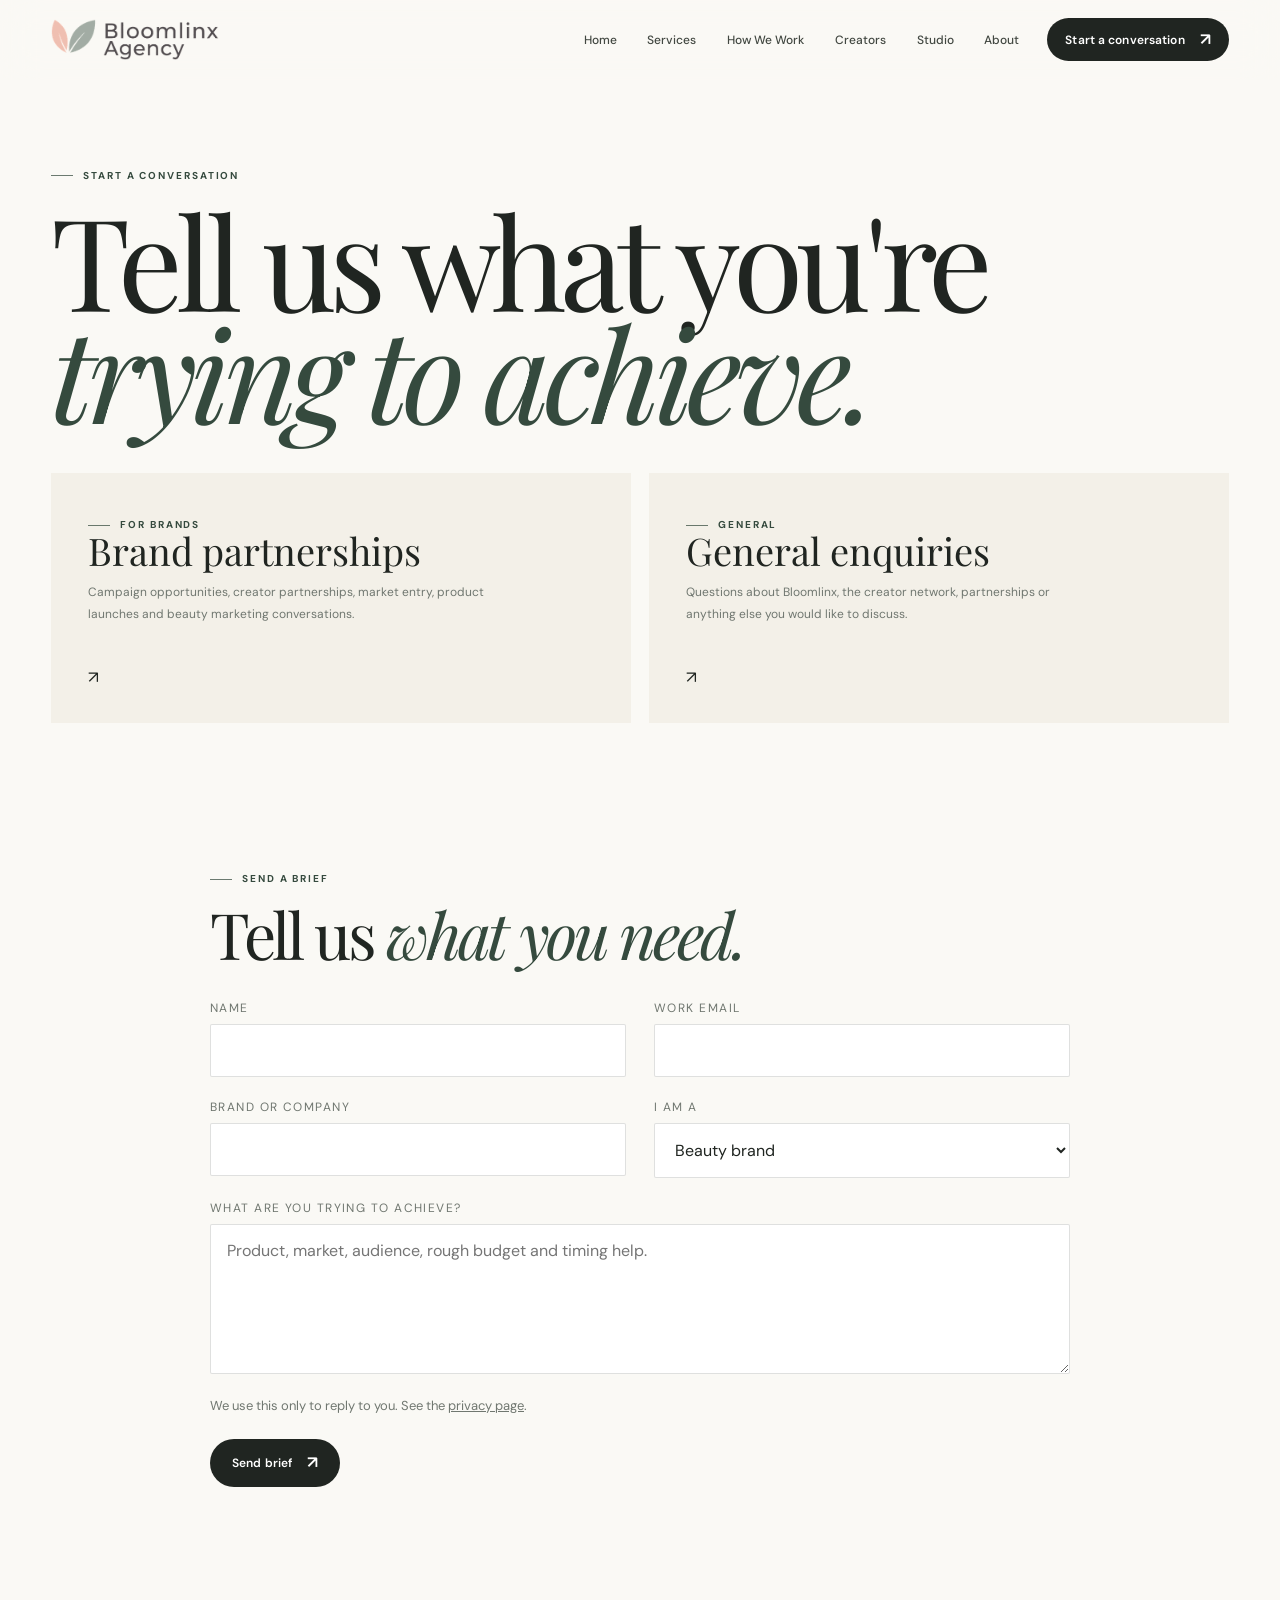
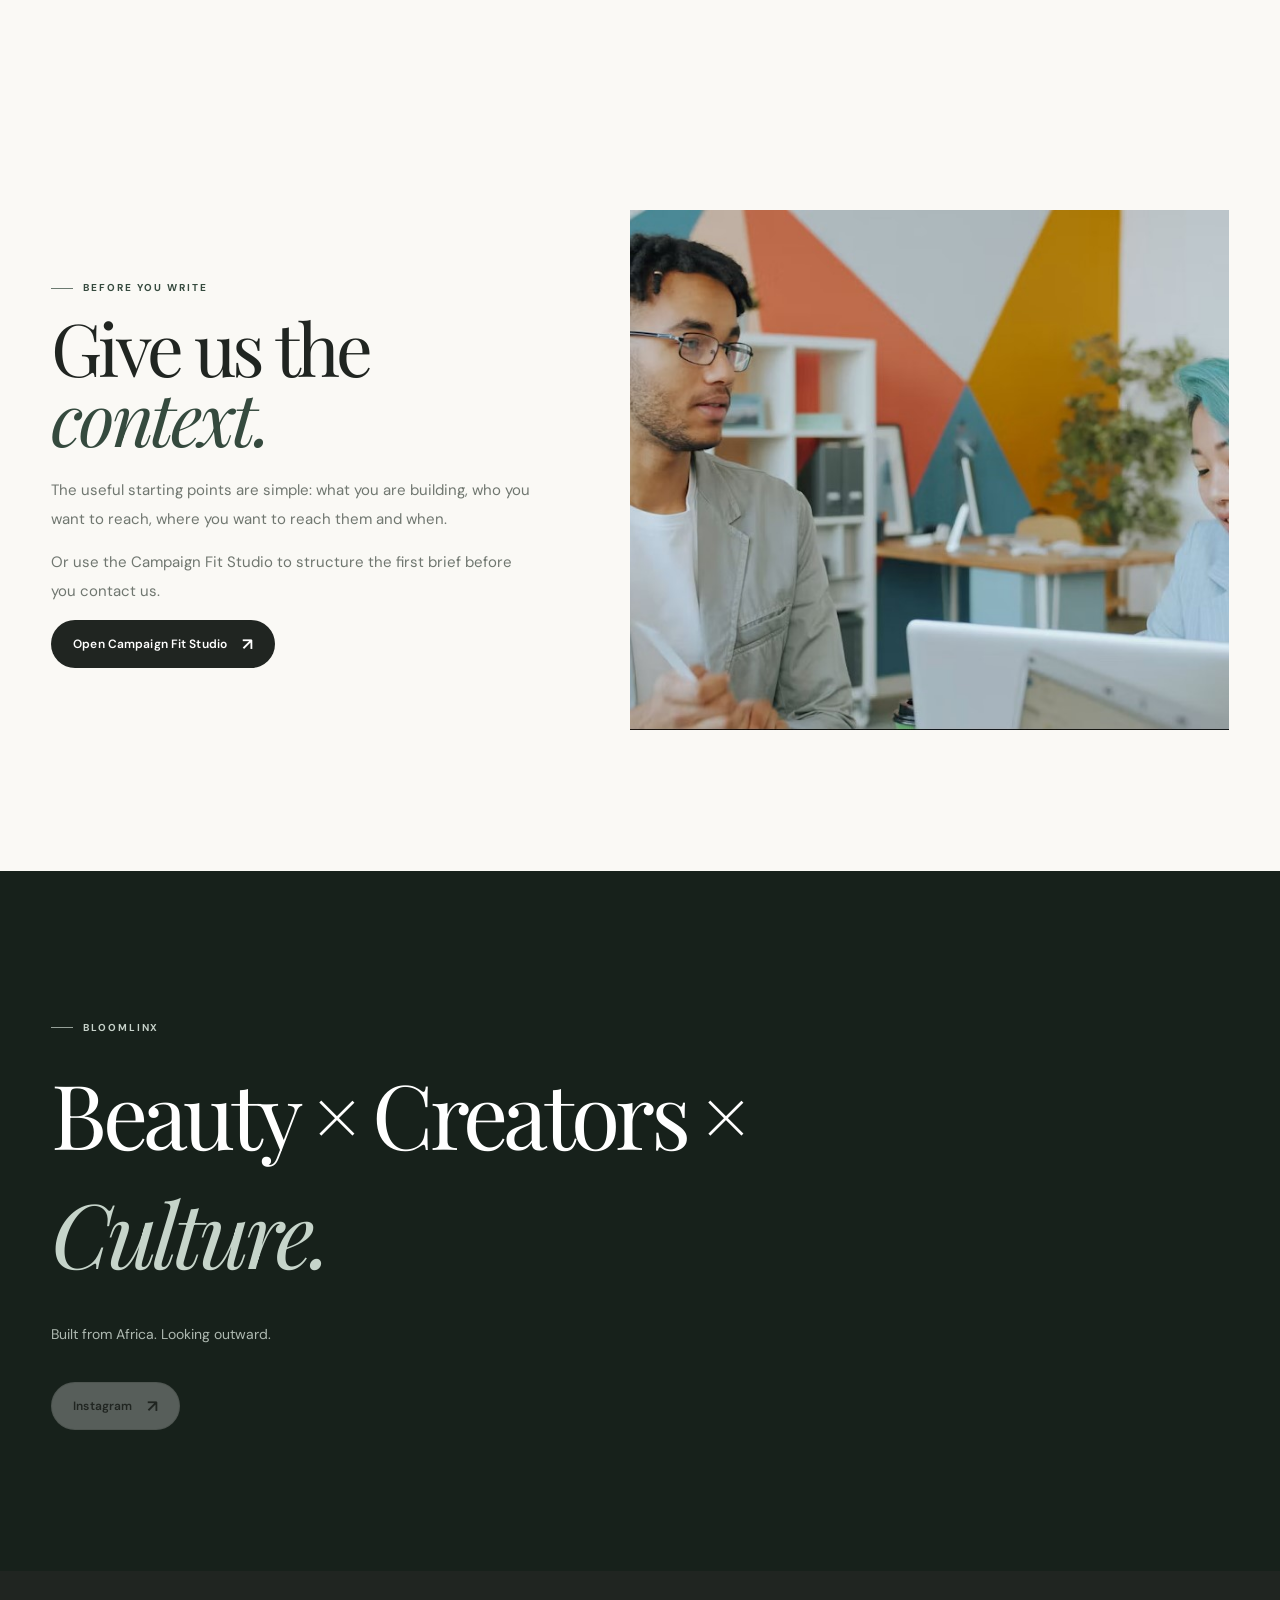
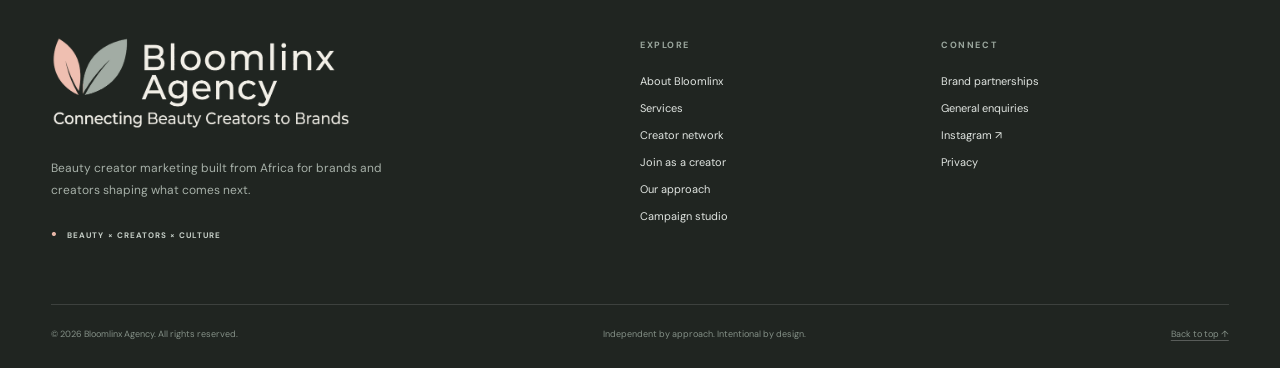
<file: contact.html>
<!DOCTYPE html><html lang="en"><head><meta charset="UTF-8"><meta name="viewport" content="width=device-width, initial-scale=1.0"><meta name="theme-color" content="#f7f5ef"><meta name="color-scheme" content="light"><title>Contact | Bloomlinx Agency</title><meta name="description" content="Start a conversation with Bloomlinx about beauty creator campaigns, partnerships and creator opportunities."><meta name="author" content="Bloomlinx Agency"><meta name="robots" content="index, follow, max-image-preview:large"><link rel="canonical" href="https://bloomlinxagency.com/contact"><meta property="og:type" content="website"><meta property="og:site_name" content="Bloomlinx Agency"><meta property="og:title" content="Contact | Bloomlinx Agency"><meta property="og:description" content="Start a conversation with Bloomlinx about beauty creator campaigns, partnerships and creator opportunities."><meta property="og:url" content="https://bloomlinxagency.com/contact"><meta property="og:image" content="https://bloomlinxagency.com/images/og-image.png"><meta name="twitter:card" content="summary_large_image"><meta name="twitter:title" content="Contact | Bloomlinx Agency"><meta name="twitter:description" content="Start a conversation with Bloomlinx about beauty creator campaigns, partnerships and creator opportunities."><meta name="twitter:image" content="https://bloomlinxagency.com/images/og-image.png"><link rel="icon" type="image/png" href="images/favicon.png"><link rel="apple-touch-icon" href="images/favicon.png"><link rel="preconnect" href="https://fonts.googleapis.com"><link rel="preconnect" href="https://fonts.gstatic.com" crossorigin><link href="https://fonts.googleapis.com/css2?family=DM+Sans:wght@400;500;600;700&family=Playfair+Display:ital,wght@0,400;0,500;0,600;1,400;1,500&display=swap" rel="stylesheet"><script>document.documentElement.classList.add('js');</script><style>
:root {
  --ink: #202521;
  --deep: #17211b;
  --forest: #354a3e;
  --forest-2: #42594b;
  --sage: #8fa195;
  --sage-pale: #dce5de;
  --blush: #e7b6a7;
  --cream: #f3f0e8;
  --paper: #faf9f5;
  --white: #fff;
  --muted: #707770;
  --muted-light: #aeb7b0;
  --line: rgba(32, 37, 33, .14);
  --line-light: rgba(255,255,255,.16);
  --serif: "Playfair Display", Georgia, serif;
  --sans: "DM Sans", Arial, sans-serif;
  --modern: var(--sans);
  --container: 1280px;
  --gutter: clamp(20px, 4vw, 56px);
  --ease: cubic-bezier(.22, 1, .36, 1);
  --shadow-soft: 0 24px 70px rgba(24, 34, 28, .10);
}

*, *::before, *::after { box-sizing: border-box; }
html { scroll-behavior: smooth; scroll-padding-top: 96px; }
body { margin: 0; background: var(--paper); color: var(--ink); font-family: var(--sans); -webkit-font-smoothing: antialiased; overflow-x: clip; }
body.menu-open { overflow: hidden; }
img { display: block; max-width: 100%; }
a { color: inherit; text-decoration: none; }
button, input, select, textarea { font: inherit; }
button, select, a { -webkit-tap-highlight-color: transparent; }
button { color: inherit; }
::selection { color: var(--ink); background: var(--blush); }
:focus-visible { outline: 2px solid var(--forest-2); outline-offset: 4px; }

.sr-only { position: absolute; width: 1px; height: 1px; padding: 0; margin: -1px; overflow: hidden; clip: rect(0, 0, 0, 0); white-space: nowrap; border: 0; }
.skip-link { position: fixed; left: 16px; top: 12px; z-index: 3000; transform: translateY(-150%); background: var(--deep); color: #fff; padding: 12px 16px; border-radius: 3px; }
.skip-link:focus { transform: translateY(0); }
.page-progress { position: fixed; z-index: 2200; inset: 0 auto auto 0; height: 3px; width: 0; background: var(--blush); pointer-events: none; }
.container { width: min(var(--container), calc(100% - (var(--gutter) * 2))); margin-inline: auto; }
.section { padding: clamp(90px, 11vw, 154px) 0; }
.eyebrow { display: inline-flex; align-items: center; gap: 10px; font: 700 10px/1.4 var(--modern); letter-spacing: .19em; text-transform: uppercase; color: var(--forest); }
.eyebrow::before { content: ""; width: 22px; height: 1px; background: currentColor; opacity: .72; }
.eyebrow-light { color: #c4d0c8; }
.serif { font-family: var(--serif); }
.display-title { font-family: var(--serif); font-weight: 400; letter-spacing: -.052em; }
.display-title em { color: var(--forest); font-weight: 400; }
.muted { color: var(--muted); }
.section-intro { max-width: 540px; color: var(--muted); font-size: 14px; line-height: 1.9; }
.rule { height: 1px; background: var(--line); }

/* Header */
.site-header { position: fixed; inset: 0 0 auto; z-index: 1400; padding: 18px 0; border-bottom: 1px solid transparent; background: rgba(250,249,245,.83); backdrop-filter: blur(18px); -webkit-backdrop-filter: blur(18px); transition: padding .35s var(--ease), border-color .35s ease, background .35s ease, box-shadow .35s ease; }
.site-header.scrolled { padding: 10px 0; border-color: var(--line); background: rgba(250,249,245,.95); box-shadow: 0 8px 30px rgba(30,38,31,.035); }
.nav { display: flex; align-items: center; justify-content: space-between; gap: 28px; }
.logo-wrap { display: inline-flex; align-items: center; flex: 0 0 auto; width: 150px; min-height: 38px; }
.logo-wrap img { width: 100%; max-height: 38px; object-fit: contain; object-position: left center; }
.nav-links { display: flex; align-items: center; justify-content: center; gap: clamp(18px, 2.4vw, 34px); margin-left: auto; }
.nav-links a { position: relative; padding: 10px 0; color: #424842; font-size: 12px; font-weight: 500; }
.nav-links a::after { content: ""; position: absolute; left: 0; right: 0; bottom: 5px; height: 1px; background: var(--forest); transform: scaleX(0); transform-origin: right; transition: transform .35s var(--ease); }
.nav-links a:hover::after, .nav-links a[aria-current="location"]::after { transform: scaleX(1); transform-origin: left; }
.nav-cta, .button { display: inline-flex; align-items: center; justify-content: center; gap: 15px; min-height: 48px; padding: 0 21px; border: 1px solid transparent; border-radius: 100px; background: var(--ink); color: #fff; font-size: 12px; font-weight: 600; letter-spacing: .01em; cursor: pointer; transition: background .3s ease, color .3s ease, transform .3s var(--ease), border-color .3s ease, box-shadow .3s ease; }
.nav-cta { min-height: 43px; padding-inline: 17px; white-space: nowrap; }
.nav-cta:hover, .button-dark:hover { background: var(--forest); transform: translateY(-2px); box-shadow: 0 10px 24px rgba(33,54,41,.13); }
.button-light { color: var(--ink); background: rgba(255,255,255,.28); border-color: var(--line); }
.button-light:hover { border-color: var(--forest); color: var(--forest); transform: translateY(-2px); }
.button-arrow { display: inline-block; font-size: 17px; line-height: 1; transition: transform .3s var(--ease); }
a:hover .button-arrow, button:hover .button-arrow { transform: translate(3px,-2px); }
.menu-btn { display: none; width: 44px; height: 44px; border: 1px solid var(--line); border-radius: 50%; background: transparent; align-items: center; justify-content: center; cursor: pointer; position: relative; z-index: 1301; }
.menu-icon, .menu-icon::before, .menu-icon::after { display: block; width: 17px; height: 1.5px; background: var(--ink); content: ""; transition: transform .28s ease, top .28s ease, opacity .2s ease; position: relative; }
.menu-icon::before { position: absolute; top: -5px; }
.menu-icon::after { position: absolute; top: 5px; }
.menu-btn[aria-expanded="true"] .menu-icon { background: transparent; }
.menu-btn[aria-expanded="true"] .menu-icon::before { top: 0; transform: rotate(45deg); }
.menu-btn[aria-expanded="true"] .menu-icon::after { top: 0; transform: rotate(-45deg); }
.mobile-panel { position: fixed; inset: 0; z-index: 1300; display: flex; flex-direction: column; justify-content: center; gap: 6px; padding: 96px var(--gutter) 36px; background: var(--paper); opacity: 0; visibility: hidden; transform: translateY(-10px); transition: opacity .25s ease, transform .35s var(--ease), visibility .25s; }
.mobile-panel.open { opacity: 1; visibility: visible; transform: translateY(0); }
.mobile-panel a { width: fit-content; padding: 8px 0; font: 400 clamp(38px, 9vw, 56px)/1.1 var(--serif); letter-spacing: -.04em; }
.mobile-panel .mobile-panel-note { margin-top: 22px; padding-top: 20px; border-top: 1px solid var(--line); color: var(--muted); font-size: 12px; line-height: 1.7; }

/* Hero */
.hero { position: relative; isolation: isolate; padding: clamp(132px, 15vw, 190px) 0 78px; overflow: hidden; }
.hero::before { content: ""; position: absolute; z-index: -1; right: 4%; top: 110px; width: 120px; height: 1px; background: var(--blush); opacity: .7; }
.hero-grid { display: grid; grid-template-columns: minmax(0, .98fr) minmax(0, 1.02fr); align-items: center; gap: clamp(40px, 7vw, 100px); }
.hero-copy { position: relative; z-index: 2; padding: 20px 0 36px; }
.hero-kicker { display: flex; align-items: center; flex-wrap: wrap; gap: 12px; margin-bottom: 27px; }
.live-dot { width: 7px; height: 7px; border-radius: 50%; background: #79927f; box-shadow: 0 0 0 4px rgba(121,146,127,.13); }
.kicker-text { color: #69726b; font-size: 11px; letter-spacing: .08em; }
.hero-title { max-width: 690px; margin: 0 0 28px; font: 400 clamp(59px, 7.2vw, 104px)/.91 var(--serif); letter-spacing: -.065em; }
.hero-title .line { display: block; }
.hero-title em { display: inline-block; color: var(--forest); font-weight: 400; }
.hero-description { max-width: 510px; margin: 0 0 31px; color: #68716a; font-size: clamp(15px, 1.3vw, 17px); line-height: 1.85; }
.hero-actions { display: flex; flex-wrap: wrap; gap: 11px; }
.hero-proofline { display: flex; align-items: center; flex-wrap: wrap; gap: 13px 20px; margin-top: 42px; color: #6d756e; font: 500 10px/1.5 var(--modern); letter-spacing: .07em; text-transform: uppercase; }
.proof-item { display: inline-flex; align-items: center; gap: 8px; }
.proof-item::before { content: "•"; color: var(--blush); font-size: 13px; }
.hero-visual { position: relative; min-height: clamp(460px, 52vw, 675px); opacity: 1; }
.hero-image-main { position: absolute; right: 2%; top: 0; width: 75%; height: 88%; object-fit: cover; object-position: center; filter: saturate(.84); }
.hero-image-small { position: absolute; left: 0; bottom: 2%; width: 41%; height: 42%; object-fit: cover; object-position: center; border: 10px solid var(--paper); filter: saturate(.82); }
.hero-image-main-wrap { position: absolute; inset: 0; overflow: hidden; }
.hero-caption { position: absolute; z-index: 2; right: 0; bottom: 8%; width: min(250px, 47%); padding: 22px 23px 24px; background: var(--deep); color: #fff; box-shadow: var(--shadow-soft); }
.hero-caption-top { display: flex; align-items: center; justify-content: space-between; gap: 10px; margin-bottom: 19px; color: #aebcb3; font: 700 9px/1.4 var(--modern); letter-spacing: .16em; text-transform: uppercase; }
.hero-caption-mark { color: var(--blush); font-size: 17px; }
.hero-caption strong { display: block; font: 400 clamp(19px, 2vw, 25px)/1.15 var(--serif); }
.hero-caption small { display: block; margin-top: 14px; color: #b7c2bb; font-size: 10px; line-height: 1.6; }
.hero-index { position: absolute; top: 16%; left: 1%; writing-mode: vertical-rl; transform: rotate(180deg); color: #818b82; font: 600 9px/1 var(--modern); letter-spacing: .2em; text-transform: uppercase; }
.image-corner { position: absolute; right: 1%; top: -12px; width: 34px; height: 34px; border-top: 1px solid var(--forest); border-right: 1px solid var(--forest); }


/* Visual story + floating keyword board */
.visual-story { padding: clamp(70px, 9vw, 120px) 0; background: var(--paper); overflow: hidden; }
.visual-story-head { display:flex; justify-content:space-between; align-items:flex-end; gap:35px; margin-bottom:38px; }
.visual-story-title { max-width:780px; margin:22px 0 0; font-size:clamp(48px,6vw,82px); line-height:.94; }
.visual-story-note { max-width:330px; margin:0 0 5px; color:var(--muted); font-size:13px; line-height:1.8; }
.visual-collage { display:grid; grid-template-columns:1.15fr .85fr .72fr; grid-template-rows:260px 220px; gap:12px; }
.story-image { position:relative; overflow:hidden; min-width:0; background:#ddd; }
.story-image img { width:100%; height:100%; object-fit:cover; filter:saturate(.9); transition:transform 1.1s var(--ease), filter .5s ease; }
.story-image:hover img { transform:scale(1.045); filter:saturate(1); }
.story-image.tall { grid-row:1 / span 2; }
.story-image.wide { grid-column:2 / span 2; }
.story-image-label { position:absolute; left:15px; bottom:15px; z-index:2; padding:8px 10px; background:rgba(250,249,245,.9); color:var(--ink); font:700 8px/1.4 var(--modern); letter-spacing:.13em; text-transform:uppercase; }
.keyword-board { position:relative; margin-top:28px; min-height:118px; overflow:hidden; border-top:1px solid var(--line); border-bottom:1px solid var(--line); background:var(--cream); }
.keyword-track { position:absolute; left:0; top:50%; display:flex; align-items:center; gap:13px; width:max-content; transform:translateY(-50%); animation:keyword-slide 30s linear infinite; }
.keyword-board:hover .keyword-track { animation-play-state:paused; }
.keyword-chip { display:inline-flex; align-items:center; gap:9px; padding:15px 19px; border:1px solid rgba(53,74,62,.18); border-radius:3px; background:rgba(250,249,245,.82); color:var(--ink); white-space:nowrap; box-shadow:0 10px 28px rgba(32,37,33,.045); font:600 11px/1 var(--modern); letter-spacing:.06em; text-transform:uppercase; }
.keyword-chip:nth-child(2n) { transform:translateY(-13px) rotate(-1.5deg); }
.keyword-chip:nth-child(3n) { transform:translateY(10px) rotate(1.2deg); background:var(--deep); color:#fff; border-color:rgba(255,255,255,.12); }
.keyword-chip:nth-child(4n) { border-radius:999px; background:var(--blush); border-color:transparent; }
.keyword-dot { width:5px; height:5px; border-radius:50%; background:var(--forest); }
.keyword-chip:nth-child(3n) .keyword-dot { background:var(--blush); }
@keyframes keyword-slide { to { transform:translate(-50%, -50%); } }
.visual-story-mini { display:flex; align-items:center; gap:12px; margin-top:16px; color:#7a827b; font:700 8px/1.5 var(--modern); letter-spacing:.14em; text-transform:uppercase; }
.visual-story-mini::before { content:""; width:30px; height:1px; background:var(--blush); }

/* Agency intro */
.intro { background: var(--cream); }
.intro-grid { display: grid; grid-template-columns: minmax(240px, .72fr) minmax(0, 1.28fr); gap: clamp(50px, 9vw, 130px); }
.intro-title { max-width: 530px; margin: 22px 0 0; font-size: clamp(47px, 5.7vw, 77px); line-height: .99; }
.intro-copy { max-width: 770px; }
.intro-copy p { margin: 0 0 24px; color: #475049; font-size: clamp(17px, 1.7vw, 22px); line-height: 1.72; }
.intro-copy p:first-child { color: var(--ink); font-family: var(--serif); font-size: clamp(23px, 2.35vw, 32px); line-height: 1.4; }
.intro-copy p:last-child { margin-bottom: 0; }
.intro-signature { display: flex; gap: 15px; align-items: center; margin-top: 37px; color: var(--forest); font: 700 10px/1.4 var(--modern); letter-spacing: .15em; text-transform: uppercase; }
.intro-signature::before { content: ""; width: 38px; height: 1px; background: var(--blush); }

/* Strategy */
.strategy { position: relative; overflow: hidden; background: var(--deep); color: #fff; }
.strategy::after { content: ""; position: absolute; right: -240px; bottom: -390px; width: 670px; aspect-ratio: 1; border: 1px solid rgba(255,255,255,.075); border-radius: 50%; box-shadow: 0 0 0 65px rgba(255,255,255,.018), 0 0 0 130px rgba(255,255,255,.013); pointer-events: none; }
.strategy .eyebrow { color: #becbc2; }
.strategy-header { display: flex; justify-content: space-between; align-items: flex-end; gap: 50px; margin-bottom: 75px; position: relative; z-index: 1; }
.strategy-title { max-width: 790px; margin: 23px 0 0; font: 400 clamp(47px, 6.5vw, 86px)/.96 var(--serif); letter-spacing: -.052em; }
.strategy-title em { display: block; color: var(--blush); font-weight: 400; }
.strategy-header p { max-width: 330px; margin: 0 0 8px; color: #b1bdb5; font-size: 13px; line-height: 1.9; }
.strategy-flow { display: grid; grid-template-columns: repeat(5, minmax(0, 1fr)); border-top: 1px solid var(--line-light); border-bottom: 1px solid var(--line-light); position: relative; z-index: 1; }
.flow-item { min-height: 245px; padding: 28px 23px 32px; border-right: 1px solid var(--line-light); transition: background .35s ease; }
.flow-item:first-child { padding-left: 0; }
.flow-item:last-child { border-right: 0; }
.flow-item:hover { background: rgba(255,255,255,.035); }
.flow-number { margin-bottom: 42px; color: var(--blush); font: 400 16px/1 var(--serif); }
.flow-item h3 { margin: 0 0 13px; font: 400 25px/1.1 var(--serif); }
.flow-item p { margin: 0; color: #aebbb3; font-size: 12px; line-height: 1.8; }

/* Services */
.services-header { display: flex; justify-content: space-between; align-items: flex-end; gap: 40px; margin-bottom: 61px; }
.services-title { max-width: 750px; margin: 22px 0 0; font-size: clamp(48px, 6.3vw, 82px); line-height: .96; }
.services-header .section-intro { margin-bottom: 5px; }
.services-grid { display: grid; grid-template-columns: repeat(4, minmax(0, 1fr)); border-top: 1px solid var(--line); border-left: 1px solid var(--line); }
.service-card { position: relative; min-height: 345px; padding: 30px 26px 31px; overflow: hidden; border-right: 1px solid var(--line); border-bottom: 1px solid var(--line); isolation: isolate; transition: color .35s ease, background .35s ease; }
.service-card::before { content: ""; position: absolute; z-index: -1; width: 20px; height: 20px; right: -25px; bottom: -25px; border-radius: 50%; background: var(--sage-pale); transition: width .65s var(--ease), height .65s var(--ease), right .65s var(--ease), bottom .65s var(--ease); }
.service-card:hover::before { width: 420px; height: 420px; right: -185px; bottom: -205px; }
.service-card-head { display: flex; align-items: center; justify-content: space-between; gap: 14px; }
.service-number { color: #7e9584; font: 400 15px/1 var(--serif); }
.service-arrow { display: grid; place-items: center; width: 34px; height: 34px; border: 1px solid var(--line); border-radius: 50%; font-size: 16px; transition: transform .35s var(--ease), background .35s ease; }
.service-card:hover .service-arrow { transform: rotate(45deg); background: rgba(255,255,255,.6); }
.service-card h3 { max-width: 270px; margin: 64px 0 15px; font: 400 clamp(24px, 2.2vw, 30px)/1.08 var(--serif); letter-spacing: -.02em; }
.service-card p { max-width: 290px; margin: 0; color: #6c746e; font-size: 12px; line-height: 1.85; }
.service-tag { display: inline-block; margin-top: 25px; padding-top: 10px; border-top: 1px solid var(--line); color: #7e867f; font: 700 8px/1.4 var(--modern); letter-spacing: .13em; text-transform: uppercase; }

/* Campaign idea / illustrative field note */
.field-note { padding-top: 0; }
.field-note-grid { display: grid; grid-template-columns: 1fr 1fr; min-height: 510px; background: var(--forest); color: #fff; }
.field-note-visual { position: relative; min-height: 480px; overflow: hidden; background: #d8d8cb; }
.field-note-visual img { width: 100%; height: 100%; min-height: 480px; object-fit: cover; filter: saturate(.76); transition: transform 1.1s var(--ease); }
.field-note-grid:hover .field-note-visual img { transform: scale(1.035); }
.field-note-stamp { position: absolute; top: 25px; left: 25px; display: inline-flex; align-items: center; gap: 8px; padding: 10px 13px; background: rgba(250,249,245,.91); color: var(--ink); font: 700 9px/1.3 var(--modern); letter-spacing: .1em; text-transform: uppercase; }
.field-note-content { display: flex; flex-direction: column; justify-content: space-between; padding: clamp(34px, 5vw, 64px); }
.field-note-content .eyebrow { color: #d0dbd3; }
.field-note-content h2 { max-width: 560px; margin: 26px 0 20px; font: 400 clamp(37px, 4.4vw, 58px)/1.02 var(--serif); letter-spacing: -.04em; }
.field-note-content h2 em { color: var(--blush); font-weight: 400; }
.field-note-content p { max-width: 500px; margin: 0; color: #c8d1cb; font-size: 13px; line-height: 1.9; }
.field-note-bottom { display: flex; align-items: flex-end; justify-content: space-between; gap: 20px; margin-top: 40px; padding-top: 20px; border-top: 1px solid rgba(255,255,255,.18); }
.field-note-bottom span { max-width: 250px; color: #c2cdc5; font-size: 10px; line-height: 1.7; }
.field-note-bottom a { display: inline-flex; align-items: center; gap: 9px; white-space: nowrap; font-size: 11px; font-weight: 600; }
.field-note-bottom a:hover { color: var(--blush); }
.disclaimer { display: block; margin-top: 12px; color: var(--muted); font-size: 10px; line-height: 1.7; }

/* Opportunity */
.opportunity { padding-top: clamp(85px, 10vw, 130px); }
.opportunity-grid { display: grid; grid-template-columns: minmax(0, .86fr) minmax(0, 1.14fr); gap: clamp(42px, 7vw, 90px); align-items: start; }
.opportunity-media { position: sticky; top: 115px; }
.opportunity-image { width: 100%; height: clamp(490px, 54vw, 700px); object-fit: cover; object-position: center; filter: saturate(.84); }
.opportunity-image-caption { display: flex; align-items: center; justify-content: space-between; gap: 16px; margin-top: 14px; color: #7c847d; font: 700 9px/1.5 var(--modern); letter-spacing: .13em; text-transform: uppercase; }
.opportunity-copy { padding: 8px 0 0; }
.opportunity-title { margin: 24px 0 30px; font-size: clamp(47px, 5.6vw, 75px); line-height: .99; }
.opportunity-title em { display: block; }
.opportunity-lead { margin: 0 0 25px; color: var(--ink); font: 400 clamp(21px, 2.2vw, 29px)/1.45 var(--serif); }
.opportunity-copy p:not(.opportunity-lead) { margin: 0 0 20px; color: #606961; font-size: 14px; line-height: 1.95; }
.opportunity-pullquote { margin-top: 38px; padding: 24px 0 24px 23px; border-left: 2px solid var(--blush); color: var(--forest); font: italic 400 22px/1.45 var(--serif); }
.opportunity-signoff { display: flex; align-items: center; gap: 12px; margin-top: 28px; color: var(--forest); font: 700 9px/1.5 var(--modern); letter-spacing: .16em; text-transform: uppercase; }
.opportunity-signoff::before { content: ""; height: 1px; width: 28px; background: var(--blush); }

  
.concept { background: var(--cream); }
.concept-grid { display:grid; grid-template-columns:180px minmax(0,1fr); gap:clamp(35px,7vw,90px); align-items:start; }
.concept-label { display:flex; flex-direction:column; gap:20px; }
.concept-no { color:#7f897f; font:700 9px/1.5 var(--modern); letter-spacing:.14em; text-transform:uppercase; }
.concept-copy h2 { max-width:850px; margin:0 0 45px; font-size:clamp(42px,5.3vw,70px); line-height:.98; }
.concept-copy h2 em { color:var(--forest); font-weight:400; }
.concept-columns { display:grid; grid-template-columns:1fr 1fr; gap:30px; padding-top:22px; border-top:1px solid var(--line); }
.concept-columns strong { display:block; margin-bottom:10px; font:400 23px/1.2 var(--serif); }
.concept-columns p { max-width:430px; margin:0; color:var(--muted); font-size:12px; line-height:1.85; }

/* Creator network */
.network-intro { display:grid; grid-template-columns:180px minmax(0,1fr); gap:25px; align-items:start; margin:0 0 26px; padding:18px 0; border-top:1px solid var(--line); border-bottom:1px solid var(--line); color:var(--muted); font-size:11px; line-height:1.8; }
.network-intro > span:first-child { color:var(--forest); font:700 9px/1.5 var(--modern); letter-spacing:.16em; text-transform:uppercase; }
.opportunity-map { min-height:clamp(490px,54vw,700px); display:flex; flex-direction:column; justify-content:center; gap:0; padding:clamp(28px,4vw,55px); background:var(--deep); color:#fff; }
.opportunity-map span { display:block; padding:18px 0; font:400 clamp(30px,4vw,54px)/1 var(--serif); border-bottom:1px solid rgba(255,255,255,.14); }
.opportunity-map span:first-child { color:var(--blush); }
.opportunity-map i { display:block; width:1px; height:20px; margin-left:15px; background:var(--blush); opacity:.8; }
.creator-art.art-oreva { --art-bg:#d7dfd6; }

.network { background: var(--paper); }
.network-header { display: grid; grid-template-columns: minmax(0, 1.05fr) minmax(260px, .75fr); align-items: end; gap: clamp(35px, 7vw, 90px); margin-bottom: 48px; }
.network-title { margin: 22px 0 0; font-size: clamp(52px, 6.7vw, 88px); line-height: .93; }
.network-description { max-width: 440px; margin: 0 0 6px; color: var(--muted); font-size: 14px; line-height: 1.9; }
.creator-grid { display: grid; grid-template-columns: repeat(3, minmax(0, 1fr)); gap: 16px; align-items: stretch; }
.creator-card { min-width: 0; display: flex; flex-direction: column; background: #fff; border: 1px solid rgba(32,37,33,.09); transition: transform .4s var(--ease), box-shadow .4s ease, border-color .3s ease; }
.creator-card:hover { transform: translateY(-5px); border-color: rgba(53,74,62,.25); box-shadow: var(--shadow-soft); }
.creator-card[hidden] { display: none !important; }
.creator-art { position: relative; display: grid; place-items: center; min-height: 220px; overflow: hidden; isolation: isolate; background: var(--art-bg, #e6e3d8); }
.creator-art::before, .creator-art::after { content: ""; position: absolute; z-index: -1; border: 1px solid rgba(44,60,49,.22); border-radius: 50%; }
.creator-art::before { width: 170px; aspect-ratio: 1; transform: translate(-20px, 10px); box-shadow: 0 0 0 28px rgba(255,255,255,.09), 0 0 0 56px rgba(255,255,255,.07); }
.creator-art::after { width: 105px; aspect-ratio: 1; transform: translate(-20px, 10px); background: rgba(255,255,255,.15); }
.creator-art.art-julia { --art-bg: #deded1; }
.creator-art.art-lora { --art-bg: #ead2c8; }
.creator-art.art-alaric { --art-bg: #d8dfd7; }
.creator-art.art-diya { --art-bg: #e6dfd2; }
.creator-art.art-mimi { --art-bg: #dcd5e0; }
.creator-initials { font: 400 56px/1 var(--serif); letter-spacing: -.08em; color: var(--forest); }
.creator-art-label { position: absolute; top: 15px; left: 15px; color: #47534a; font: 700 8px/1.4 var(--modern); letter-spacing: .15em; text-transform: uppercase; }
.creator-art-index { position: absolute; right: 15px; bottom: 15px; color: #47534a; font: 400 13px/1 var(--serif); }
.creator-card-body { display: flex; flex: 1; flex-direction: column; padding: 24px 23px 22px; }
.creator-platform { display: flex; align-items: center; justify-content: space-between; gap: 8px; color: #7b847d; font: 700 8px/1.4 var(--modern); letter-spacing: .12em; text-transform: uppercase; }
.creator-platform .creator-category { padding: 5px 8px; border-radius: 100px; background: var(--cream); color: var(--forest); }
.creator-name { margin: 20px 0 4px; font: 400 29px/1.1 var(--serif); letter-spacing: -.025em; }
.creator-handle { color: var(--forest); font-size: 11px; }
.creator-metrics { display: grid; grid-template-columns: 1fr 1fr; margin: 24px 0 20px; border-top: 1px solid var(--line); border-bottom: 1px solid var(--line); }
.creator-metric { min-width: 0; padding: 14px 7px 13px 0; }
.creator-metric + .creator-metric { padding-left: 15px; border-left: 1px solid var(--line); }
.creator-metric strong { display: block; overflow-wrap: anywhere; font: 400 20px/1.2 var(--serif); }
.creator-metric span { display: block; margin-top: 5px; color: #7a827b; font-size: 9px; }
.creator-card-foot { display: flex; align-items: center; justify-content: space-between; gap: 12px; margin-top: auto; padding-top: 5px; }
.creator-link { display: inline-flex; align-items: center; gap: 8px; color: var(--ink); font-size: 11px; font-weight: 600; }
.creator-link:hover { color: var(--forest); }
.creator-link span { transition: transform .3s var(--ease); }
.creator-link:hover span { transform: translate(3px,-2px); }
.network-note { display: flex; align-items: flex-start; gap: 10px; margin-top: 22px; color: #737b74; font-size: 10px; line-height: 1.8; }
.network-note::before { content: "i"; display: grid; flex: 0 0 17px; place-items: center; width: 17px; height: 17px; border: 1px solid #aab2ab; border-radius: 50%; font: italic 11px/1 var(--serif); }
.network-cta { display: flex; justify-content: space-between; align-items: center; gap: 25px; margin-top: 43px; padding: 25px 0 0; border-top: 1px solid var(--line); }
.network-cta p { max-width: 520px; margin: 0; color: var(--muted); font-size: 13px; line-height: 1.8; }

/* Difference */
.difference { background: var(--cream); }
.difference-grid { display: grid; grid-template-columns: minmax(260px, .8fr) minmax(0, 1.2fr); gap: clamp(55px, 9vw, 125px); }
.difference-title { max-width: 550px; margin: 22px 0 0; font-size: clamp(51px, 6.4vw, 82px); line-height: .94; }
.difference-copy { max-width: 720px; }
.difference-copy > p { margin: 0 0 46px; color: #485048; font: 400 clamp(19px, 2vw, 24px)/1.65 var(--serif); }
.principles { border-top: 1px solid var(--line); }
.principle { display: grid; grid-template-columns: 43px minmax(0,1fr); gap: 20px; padding: 24px 0; border-bottom: 1px solid var(--line); }
.principle-number { padding-top: 4px; color: #879889; font: 400 15px/1 var(--serif); }
.principle h4 { margin: 0 0 7px; font: 400 24px/1.2 var(--serif); }
.principle p { max-width: 540px; margin: 0; color: var(--muted); font-size: 12px; line-height: 1.8; }

/* Campaign studio */
.studio { background: #ebe9e0; }
.studio-grid { display: grid; grid-template-columns: minmax(0, .82fr) minmax(0, 1.18fr); gap: clamp(45px, 8vw, 110px); align-items: start; }
.studio-copy { position: sticky; top: 120px; }
.studio-title { margin: 22px 0 23px; font-size: clamp(48px, 5.8vw, 76px); line-height: .96; }
 .studio-copy > p { max-width: 470px; margin: 0; color: #687168; font-size: 14px; line-height: 1.9; }
.studio-points { display: grid; gap: 0; margin-top: 32px; border-top: 1px solid rgba(53,74,62,.16); }
.studio-point { display: grid; grid-template-columns: 38px minmax(0,1fr); align-items: start; gap: 13px; padding: 18px 0; border-bottom: 1px solid rgba(53,74,62,.16); color: #4f5b51; }
.studio-point-mark { display: grid; place-items: center; width: 34px; height: 34px; border: 1px solid rgba(53,74,62,.2); border-radius: 50%; color: var(--forest); font-size: 13px; transition: background .3s ease, color .3s ease, transform .3s var(--ease); }
.studio-point:hover .studio-point-mark { background: var(--forest); color: #fff; transform: rotate(-8deg); }
.studio-point strong { display: block; margin: 0 0 4px; color: var(--ink); font: 400 19px/1.25 var(--serif); }
.studio-point small { display: block; max-width: 380px; color: #737b73; font-size: 11px; line-height: 1.75; }
.studio-assurance { display: flex; align-items: center; gap: 10px; margin-top: 23px; color: #697369; font-size: 10px; line-height: 1.65; }
.studio-assurance svg { flex: 0 0 17px; color: var(--forest); }
.studio-panel { padding: clamp(24px, 3.5vw, 43px); background: var(--paper); border: 1px solid rgba(32,37,33,.08); box-shadow: 0 20px 55px rgba(35,43,35,.055); }
.studio-panel-head { display: flex; justify-content: space-between; align-items: flex-start; gap: 18px; margin-bottom: 30px; padding-bottom: 21px; border-bottom: 1px solid var(--line); }
.studio-panel-head h3 { margin: 0; font: 400 28px/1.1 var(--serif); }
.studio-panel-head p { margin: 8px 0 0; color: var(--muted); font-size: 11px; line-height: 1.7; }
.studio-step { color: #7a857c; font: 700 8px/1.5 var(--modern); letter-spacing: .14em; white-space: nowrap; }
.brief-form { display: grid; grid-template-columns: repeat(2, minmax(0,1fr)); gap: 19px 16px; }
.form-field { display: grid; gap: 8px; min-width: 0; }
.form-field.full { grid-column: 1 / -1; }
.form-field label { color: #4d564e; font: 700 9px/1.5 var(--modern); letter-spacing: .12em; text-transform: uppercase; }
.form-field select, .form-field textarea, .form-field input { width: 100%; min-height: 47px; padding: 12px 13px; border: 1px solid #d9ddd5; border-radius: 2px; background: #fff; color: var(--ink); font-size: 12px; outline-offset: 3px; }
.form-field select { cursor: pointer; }
.form-field textarea { min-height: 84px; resize: vertical; line-height: 1.7; }
.form-field select:focus, .form-field textarea:focus, .form-field input:focus { border-color: var(--forest); outline: 1px solid var(--forest); }
.form-helper { margin: -3px 0 0; color: #828a82; font-size: 10px; line-height: 1.7; }
.form-submit-row { grid-column: 1 / -1; display: flex; align-items: center; justify-content: space-between; gap: 18px; padding-top: 4px; }
.form-submit-row p { max-width: 190px; margin: 0; color: #7d857e; font-size: 9px; line-height: 1.7; }
.form-submit-row .button { flex: 0 0 auto; }
.brief-preview { margin-top: 24px; padding: 22px; border: 1px solid rgba(53,74,62,.22); background: #f2f3ed; }
.brief-preview[hidden] { display: none; }
.preview-label { color: var(--forest); font: 700 8px/1.5 var(--modern); letter-spacing: .15em; text-transform: uppercase; }
.brief-preview h4 { margin: 10px 0 10px; font: 400 25px/1.2 var(--serif); }
.brief-preview p { margin: 0; color: #606961; font-size: 11px; line-height: 1.85; overflow-wrap: anywhere; white-space: pre-line; }
.preview-actions { display: flex; flex-wrap: wrap; gap: 10px; margin-top: 17px; }
.preview-actions .button { min-height: 40px; padding-inline: 14px; font-size: 10px; }
.copy-status { min-height: 16px; margin-top: 11px !important; color: var(--forest) !important; font-size: 10px !important; }
.brief-insight { display: grid; grid-template-columns: minmax(0,1fr) auto; gap: 18px; align-items: center; margin-top: 18px; padding: 17px 0 0; border-top: 1px solid rgba(53,74,62,.16); }
.brief-insight-label { display: block; margin-bottom: 5px; color: #6d776e; font: 700 8px/1.5 var(--modern); letter-spacing: .14em; text-transform: uppercase; }
.brief-insight-title { display: block; color: var(--ink); font: 400 20px/1.2 var(--serif); }
.brief-insight-note { display: block; max-width: 390px; margin-top: 5px; color: #737b73; font-size: 10px; line-height: 1.7; }
.brief-score { display: grid; place-items: center; width: 57px; height: 57px; border: 1px solid rgba(53,74,62,.3); border-radius: 50%; color: var(--forest); font: 400 17px/1 var(--serif); }
.brief-score small { display: block; margin-top: -10px; color: #788278; font: 700 7px/1 var(--modern); letter-spacing: .1em; }
.preview-actions .button { cursor: pointer; }
@media (max-width: 600px) { .brief-insight { gap: 10px; } .brief-score { width: 51px; height: 51px; } }

  /* Contact */
.contact { padding: clamp(100px, 12vw, 155px) 0; }
.contact-grid { display: grid; grid-template-columns: minmax(0, 1.1fr) minmax(280px, .7fr); gap: clamp(50px, 9vw, 120px); align-items: end; }
.contact-title { margin: 23px 0 0; font-size: clamp(60px, 8vw, 110px); line-height: .87; }
.contact-title em { display: block; color: var(--forest); font-weight: 400; }
.contact-right { max-width: 440px; }
.contact-right > p { margin: 0 0 24px; color: var(--muted); font-size: 14px; line-height: 1.9; }
.contact-link { display: flex; align-items: center; justify-content: space-between; gap: 18px; padding: 17px 0; border-bottom: 1px solid var(--line); font-size: 12px; transition: padding .3s var(--ease), color .3s ease; }
.contact-link:first-child { border-top: 1px solid var(--line); }
.contact-link:hover { padding-left: 7px; color: var(--forest); }
.contact-link span:last-child { color: #87958a; font-size: 17px; }
.contact-smallprint { margin-top: 19px; color: #848b84; font-size: 10px; line-height: 1.7; }

/* Footer */
.site-footer { padding: 65px 0 26px; background: var(--ink); color: #fff; }
.footer-top { display: grid; grid-template-columns: minmax(0, 1.3fr) minmax(130px, .6fr) minmax(150px, .7fr); gap: 55px; padding-bottom: 58px; }
.footer-brand-logo { display: inline-flex; align-items: center; width: 150px; padding: 8px 10px; border-radius: 4px; background: #fff; }
.footer-brand-logo img { width: 100%; max-height: 36px; object-fit: contain; }
.footer-brand p { max-width: 340px; margin: 22px 0 0; color: #a6b0a8; font-size: 12px; line-height: 1.9; }
.footer-mark { display: flex; align-items: center; gap: 9px; margin-top: 21px; color: #c5cec7; font: 700 8px/1.5 var(--modern); letter-spacing: .13em; text-transform: uppercase; }
.footer-mark span { color: var(--blush); font-size: 15px; }
.footer-column h3 { margin: 3px 0 22px; color: #9ba79e; font: 700 9px/1.5 var(--modern); letter-spacing: .17em; text-transform: uppercase; }
.footer-column a { display: block; width: fit-content; margin-bottom: 13px; color: #e0e5e1; font-size: 11px; transition: color .2s ease; }
.footer-column a:hover { color: var(--blush); }
.footer-bottom { display: flex; justify-content: space-between; align-items: center; gap: 20px; padding-top: 22px; border-top: 1px solid rgba(255,255,255,.13); color: #849087; font-size: 9px; line-height: 1.7; }
.footer-bottom a { text-decoration: underline; text-decoration-color: rgba(255,255,255,.25); text-underline-offset: 3px; }

/* Reveal animation: enabled only when JS runs */
.js .reveal { opacity: 0; transform: translate3d(0, 22px, 0); transition: opacity .8s var(--ease), transform .9s var(--ease); transition-delay: var(--delay, 0ms); }
.js .reveal.is-visible { opacity: 1; transform: translate3d(0,0,0); }
.js .reveal-image { clip-path: inset(0 0 0 0); }
.js .image-mask { overflow: hidden; }
.js .image-mask img { transform: scale(1.045); transition: transform 1.4s var(--ease); }
.js .image-mask.is-visible img { transform: scale(1); }
.hero-copy .hero-kicker, .hero-copy .hero-title, .hero-copy .hero-description, .hero-copy .hero-actions, .hero-copy .hero-proofline { animation: hero-enter .85s var(--ease) both; }
.hero-copy .hero-title { animation-delay: .08s; }
.hero-copy .hero-description { animation-delay: .16s; }
.hero-copy .hero-actions { animation-delay: .23s; }
.hero-copy .hero-proofline { animation-delay: .31s; }
.hero-visual { animation: hero-visual-enter 1.15s var(--ease) .12s both; }
@keyframes hero-enter { from { opacity: 0; transform: translateY(18px); } to { opacity: 1; transform: translateY(0); } }
@keyframes hero-visual-enter { from { opacity: 0; transform: translateY(17px) scale(.99); } to { opacity: 1; transform: translateY(0) scale(1); } }

/* Responsive */
@media (max-width: 1120px) {
  .nav-links { gap: 18px; }
  .logo-wrap { width: 137px; }
  .nav-cta { padding-inline: 14px; }
  .strategy-flow { grid-template-columns: repeat(3, minmax(0,1fr)); }
  .flow-item:nth-child(3) { border-right: 0; }
  .flow-item:nth-child(n+4) { border-top: 1px solid var(--line-light); }
  .services-grid { grid-template-columns: repeat(2, minmax(0,1fr)); }
  .service-card { min-height: 300px; }
  .creator-grid { grid-template-columns: repeat(2, minmax(0,1fr)); }
  .creator-art { min-height: 190px; }
}
@media (max-width: 850px) {
  .visual-story-head { display:block; }
  .visual-story-note { margin-top:22px; max-width:600px; }
  .visual-collage { grid-template-columns:1fr 1fr; grid-template-rows:260px 220px 220px; }
  .story-image.tall { grid-row:1 / span 2; }
  .story-image.wide { grid-column:1 / -1; grid-row:3; }
}
@media (max-width: 600px) {
  .visual-story { padding:72px 0 0; }
  .visual-story-title { font-size:clamp(44px,11.5vw,62px); }
  .visual-collage { grid-template-columns:1fr; grid-template-rows:300px 220px 220px 220px; gap:9px; }
  .story-image.tall, .story-image.wide { grid-column:auto; grid-row:auto; }
  .keyword-board { min-height:105px; }
  .keyword-chip { padding:13px 16px; font-size:9px; }
}
@media (max-width: 850px) {
  :root { --gutter: 28px; }
  .site-header { padding: 13px 0; }
  .nav-links, .nav > .nav-cta { display: none; }
  .menu-btn { display: inline-flex; }
  .hero { padding-top: 125px; }
  .hero-grid { grid-template-columns: 1fr; gap: 28px; }
  .hero-copy { padding: 10px 0 0; }
  .hero-title { max-width: 780px; font-size: clamp(68px, 11vw, 100px); }
  .hero-description { max-width: 620px; }
  .hero-visual { width: min(100%, 700px); min-height: clamp(430px, 77vw, 620px); margin-left: auto; }
  .hero-image-main { width: 76%; height: 91%; }
  .hero-image-small { height: 42%; }
  .hero-caption { bottom: 5%; }
  .intro-grid, .difference-grid, .studio-grid { grid-template-columns: 1fr; }
  .intro-grid, .difference-grid { gap: 42px; }
  .intro-title { max-width: 640px; }
  .strategy-header, .services-header, .process-header { display: block; }
  .strategy-header p, .services-header .section-intro, .process-header .section-intro { margin-top: 25px; }
  .field-note-grid { grid-template-columns: 1fr; }
  .field-note-visual, .field-note-visual img { min-height: 360px; max-height: 520px; }
  .field-note-content { min-height: 430px; }
  .opportunity-grid { grid-template-columns: .78fr 1.22fr; gap: 32px; }
  .opportunity-media { position: static; }
  .opportunity-image { height: 520px; }
  .network-header { grid-template-columns: 1fr; gap: 25px; }
  .studio-copy { position: static; }
  .studio-grid { gap: 40px; }
  .contact-grid { grid-template-columns: 1fr; gap: 45px; }
  .contact-right { max-width: 600px; }
}
@media (max-width: 600px) {
  :root { --gutter: 20px; }
  html { scroll-padding-top: 78px; }
  .section { padding: 84px 0; }
  .logo-wrap { width: 128px; min-height: 33px; }
  .logo-wrap img { max-height: 33px; }
  .hero { padding: 112px 0 47px; }
  .hero-kicker { margin-bottom: 23px; }
  .kicker-text { font-size: 9px; }
  .hero-title { font-size: clamp(56px, 14vw, 78px); line-height: .94; margin-bottom: 23px; }
  .hero-description { font-size: 14px; line-height: 1.85; margin-bottom: 25px; }
  .hero-actions { align-items: stretch; flex-direction: column; max-width: 290px; }
  .hero-actions .button { justify-content: space-between; padding-inline: 19px; }
  .hero-proofline { gap: 10px 14px; margin-top: 28px; font-size: 8px; }
  .hero-visual { min-height: 390px; margin-top: 2px; }
  .hero-image-main { right: 0; width: 78%; height: 88%; }
  .hero-image-small { width: 43%; height: 42%; bottom: 0; border-width: 7px; }
  .hero-caption { right: 0; bottom: 4%; width: 48%; padding: 14px; }
  .hero-caption-top { margin-bottom: 11px; font-size: 7px; }
  .hero-caption strong { font-size: 18px; }
  .hero-caption small { margin-top: 9px; font-size: 9px; }
  .hero-index { top: 13%; font-size: 7px; }
  .marquee { padding: 16px 0; }
  .marquee span { font-size: 16px; }
  .intro-title, .services-title, .difference-title, .studio-title { font-size: clamp(46px, 12vw, 63px); }
  .intro-copy p { font-size: 16px; }
  .intro-copy p:first-child { font-size: 23px; }
  .strategy-header { margin-bottom: 43px; }
  .strategy-title { font-size: clamp(45px, 11vw, 60px); }
  .strategy-header p { font-size: 12px; }
  .strategy-flow { grid-template-columns: 1fr; }
  .flow-item, .flow-item:first-child { min-height: 0; padding: 23px 0 27px; border-right: 0; border-top: 1px solid var(--line-light); }
  .flow-item:first-child { border-top: 0; }
  .flow-number { margin-bottom: 23px; }
  .flow-item p { max-width: 390px; }
  .services-header { margin-bottom: 40px; }
  .services-grid { grid-template-columns: 1fr; }
  .service-card { min-height: 265px; padding: 25px; }
  .service-card h3 { margin-top: 47px; font-size: 29px; }
  .field-note { padding-top: 0; }
  .field-note-visual, .field-note-visual img { min-height: 300px; }
  .field-note-content { min-height: 430px; padding: 30px 25px; }
  .field-note-content h2 { font-size: 42px; }
  .field-note-bottom { align-items: flex-start; flex-direction: column; }
  .opportunity { padding-top: 80px; }
  .opportunity-grid { grid-template-columns: 1fr; gap: 35px; }
  .opportunity-image { height: 390px; }
  .opportunity-title { font-size: clamp(47px, 12vw, 62px); }
  .opportunity-copy p:not(.opportunity-lead) { font-size: 13px; }
  .opportunity-pullquote { font-size: 20px; }
  .audience-header { margin-bottom: 42px; }
  .audience-title { font-size: clamp(45px, 11vw, 61px); }
  .audience-grid { grid-template-columns: 1fr; }
  .audience-card { min-height: 510px; padding: 30px 25px; }
  .audience-card h3 { font-size: 45px; margin-top: 34px; }
  .network-title { font-size: clamp(52px, 13vw, 70px); }
  .network-intro { grid-template-columns: 1fr; gap: 8px; }
  .creator-grid { grid-template-columns: 1fr; gap: 13px; }
  .creator-art { min-height: 190px; }
  .creator-card-body { padding: 23px; }
  .network-cta { align-items: flex-start; flex-direction: column; }
  .difference-copy > p { font-size: 20px; margin-bottom: 35px; }
  .principle { grid-template-columns: 27px minmax(0,1fr); gap: 14px; padding: 21px 0; }
  .principle h4 { font-size: 22px; }
  .studio-title { font-size: clamp(47px, 12vw, 62px); }
  .studio-panel { padding: 23px 18px; }
  .studio-panel-head { gap: 8px; }
  .studio-panel-head h3 { font-size: 25px; }
  .brief-form { grid-template-columns: 1fr; gap: 15px; }
  .form-field.full, .form-submit-row { grid-column: auto; }
  .form-submit-row { align-items: flex-start; flex-direction: column; }
  .form-submit-row p { max-width: 100%; }
  .form-submit-row .button { width: 100%; }
  .preview-actions .button { flex: 1 1 auto; }
  .process-header { margin-bottom: 44px; }
  .process-title { font-size: clamp(47px, 11.5vw, 62px); }
  .process-row { grid-template-columns: 1fr; }
  .process-item, .process-item:last-child { min-height: 0; margin: 0; padding: 24px 0 26px; border-right: 0; border-top: 1px solid var(--line); }
  .process-item:first-child { border-top: 0; }
  .process-num { margin-bottom: 25px; }
  .process-item p { max-width: 390px; }
  .manifesto { padding: 110px 0; }
  .manifesto h2 { font-size: clamp(47px, 12vw, 67px); }
  .manifesto p { font-size: 12px; }
  .contact-title { font-size: clamp(59px, 14vw, 79px); }
  .contact-grid { gap: 38px; }
  .footer-top { grid-template-columns: 1fr 1fr; gap: 35px 24px; padding-bottom: 42px; }
  .footer-brand { grid-column: 1 / -1; }
  .concept-grid { grid-template-columns: 1fr; gap: 28px; }
  .concept-columns { grid-template-columns: 1fr; gap: 22px; }
  .footer-bottom { align-items: flex-start; flex-direction: column; gap: 9px; }
}
@media (max-width: 360px) {
  .hero-title { font-size: 53px; }
  .hero-visual { min-height: 345px; }
  .hero-caption { width: 52%; }
  .creator-metric strong { font-size: 18px; }
  .footer-top { grid-template-columns: 1fr; }
  .footer-brand { grid-column: auto; }
}
@media (prefers-reduced-motion: reduce) {
  html { scroll-behavior: auto; }
  *, *::before, *::after { animation-duration: .01ms !important; animation-iteration-count: 1 !important; scroll-behavior: auto !important; transition-duration: .01ms !important; }
  .js .reveal { opacity: 1 !important; transform: none !important; }
  .marquee-track { animation: none !important; }
}
@media print {
  .site-header, .studio, .menu-btn, .nav-cta { display: none !important; }
  body { background: #fff; color: #000; }
  .section { padding: 35px 0; }
  .js .reveal { opacity: 1; transform: none; }
}

/* Multi-page Bloomlinx system */
.page-hero { padding: clamp(150px, 18vw, 220px) 0 90px; background: var(--paper); }
.page-hero-grid { display:grid; grid-template-columns:minmax(0,1fr) minmax(300px,.82fr); gap:clamp(40px,7vw,110px); align-items:end; }
.page-hero h1 { font-size:clamp(62px,8.7vw,128px); line-height:.91; margin:18px 0 28px; }
.page-hero p { max-width:610px; font-size:clamp(16px,1.45vw,20px); line-height:1.75; color:var(--muted); }
.page-hero-meta { border-top:1px solid var(--line); padding-top:18px; color:var(--muted); font-size:11px; line-height:1.7; }
.editorial-dark { background:var(--deep); color:#fff; }
.editorial-dark .eyebrow { color:#c7d2ca; }
.editorial-dark .display-title em { color:#c6d4ca; }
.editorial-dark .section-intro,.editorial-dark .muted { color:#aeb9b1; }
.split-feature { display:grid; grid-template-columns:minmax(0,.9fr) minmax(0,1.1fr); gap:clamp(36px,7vw,100px); align-items:center; }
.split-feature.reverse { grid-template-columns:minmax(0,1.1fr) minmax(0,.9fr); }
.feature-image { overflow:hidden; min-height:520px; background:#e7e3da; }
.feature-image img { width:100%; height:100%; min-height:520px; object-fit:cover; transition:transform 1s var(--ease); }
.feature-image:hover img { transform:scale(1.025); }
.feature-copy h2 { font-size:clamp(44px,5.7vw,78px); line-height:.96; margin:17px 0 24px; }
.feature-copy p { max-width:590px; color:var(--muted); font-size:15px; line-height:1.9; }
.feature-list { margin-top:34px; border-top:1px solid var(--line); }
.feature-list article { display:grid; grid-template-columns:70px 1fr; gap:18px; padding:25px 0; border-bottom:1px solid var(--line); }
.feature-list strong { display:block; font:500 22px/1.2 var(--serif); margin-bottom:7px; }
.feature-list p { margin:0; font-size:12px; line-height:1.75; }
.index-no { color:var(--sage); font-size:11px; letter-spacing:.14em; }
.service-stack { border-top:1px solid var(--line); }
.service-row { display:grid; grid-template-columns:80px minmax(220px,.8fr) minmax(300px,1.2fr); gap:35px; padding:44px 0; border-bottom:1px solid var(--line); align-items:start; }
.service-row h3 { font:400 clamp(34px,4vw,57px)/1 var(--serif); margin:0; letter-spacing:-.035em; }
.service-row p { color:var(--muted); line-height:1.85; margin:0; max-width:570px; font-size:14px; }
.service-tag { margin-top:12px; font-size:10px; letter-spacing:.14em; text-transform:uppercase; color:var(--forest); }
.flow { display:grid; grid-template-columns:repeat(3,1fr); border-top:1px solid rgba(255,255,255,.17); border-left:1px solid rgba(255,255,255,.17); }
.flow-step { min-height:290px; padding:32px; border-right:1px solid rgba(255,255,255,.17); border-bottom:1px solid rgba(255,255,255,.17); position:relative; }
.flow-step .num { font-size:11px; color:#9eafa4; letter-spacing:.16em; }
.flow-step h3 { font:400 clamp(32px,4vw,53px)/.98 var(--serif); margin:75px 0 14px; }
.flow-step p { color:#aeb9b1; font-size:12px; line-height:1.75; max-width:270px; }
.flow-step::after { content:'↗'; position:absolute; right:25px; bottom:25px; color:#9eafa4; font-size:20px; transition:transform .3s var(--ease); }
.flow-step:hover::after { transform:translate(4px,-4px); }
.network-intro { display:grid; grid-template-columns:1fr .75fr; gap:60px; align-items:end; }
.network-intro h2 { font-size:clamp(52px,7vw,96px); line-height:.92; margin:18px 0 0; }
.network-note { color:var(--muted); font-size:14px; line-height:1.8; max-width:420px; }
.talent-grid { display:grid; grid-template-columns:repeat(3,1fr); gap:18px; margin-top:58px; }
.talent-card { background:var(--cream); min-height:510px; display:flex; flex-direction:column; justify-content:flex-end; overflow:hidden; position:relative; }
.talent-card img { position:absolute; inset:0; width:100%; height:100%; object-fit:cover; filter:saturate(.86); transition:transform 1s var(--ease),filter .5s ease; }
.talent-card:hover img { transform:scale(1.035); filter:saturate(1); }
.talent-overlay { position:relative; z-index:2; margin:160px 18px 18px; padding:22px; background:linear-gradient(180deg,rgba(23,33,27,0) 0%,rgba(23,33,27,.92) 42%); color:#fff; padding-top:90px; }
.talent-overlay h3 { font:400 34px/1 var(--serif); margin:0 0 8px; }
.talent-overlay p { margin:0; color:#d1d8d3; font-size:11px; line-height:1.6; }
.talent-stats { display:flex; gap:25px; margin-top:15px; }
.talent-stats strong { display:block; font-size:17px; }
.talent-stats span { color:#b8c2bb; font-size:9px; text-transform:uppercase; letter-spacing:.08em; }
.network-disclaimer { margin-top:22px; color:var(--muted); font-size:10px; line-height:1.7; }
.studio-hero { background:var(--cream); }
.studio-page-wrap { display:grid; grid-template-columns:.75fr 1.25fr; gap:clamp(35px,6vw,90px); align-items:start; }
.about-founder { display:grid; grid-template-columns:.7fr 1.3fr; gap:clamp(40px,8vw,100px); align-items:center; }
.founder-portrait { min-height:520px; background:linear-gradient(145deg,#d9ddd7,#b7c1ba); position:relative; overflow:hidden; }
.founder-portrait::after { content:'DAVID / BLOOMLINX'; position:absolute; bottom:20px; left:20px; color:#fff; font-size:10px; letter-spacing:.18em; }
.founder-copy h2 { font-size:clamp(50px,6.2vw,90px); line-height:.93; margin:18px 0 28px; }
.founder-copy p { max-width:620px; color:var(--muted); font-size:15px; line-height:1.9; }
.contact-page { padding-top:160px; }
.contact-page h1 { font-size:clamp(64px,10vw,150px); line-height:.88; margin:20px 0 45px; }
.contact-options { display:grid; grid-template-columns:repeat(2,1fr); gap:18px; }
.contact-option { padding:36px; background:var(--cream); min-height:250px; display:flex; flex-direction:column; justify-content:space-between; border:1px solid transparent; transition:transform .35s var(--ease),border-color .35s ease; }
.contact-option:hover { transform:translateY(-5px); border-color:var(--line); }
.contact-option h2 { font:400 38px/1 var(--serif); margin:0; }
.contact-option p { max-width:400px; color:var(--muted); font-size:12px; line-height:1.8; }
.page-marquee { overflow:hidden; border-block:1px solid var(--line); padding:18px 0; white-space:nowrap; }
.page-marquee-track { display:inline-flex; gap:45px; min-width:max-content; animation:pageMarquee 28s linear infinite; }
.page-marquee span { font:400 clamp(25px,3vw,44px)/1 var(--serif); color:var(--forest); }
.page-marquee i { font:normal 12px var(--sans); color:var(--blush); }
@keyframes pageMarquee { to { transform:translateX(-50%); } }
@media(max-width:850px){
  .page-hero-grid,.split-feature,.split-feature.reverse,.network-intro,.about-founder,.studio-page-wrap{grid-template-columns:1fr;}
  .feature-image,.feature-image img,.founder-portrait{min-height:390px;}
  .flow{grid-template-columns:1fr;}
  .talent-grid{grid-template-columns:1fr 1fr;}
  .service-row{grid-template-columns:55px 1fr;}.service-row p{grid-column:2;}
}
@media(max-width:560px){
  .talent-grid,.contact-options{grid-template-columns:1fr;}
  .page-hero h1{font-size:clamp(57px,16vw,82px);}
  .flow-step{min-height:230px;}.flow-step h3{margin-top:55px;}
}
#brief .display-title { font-size:clamp(44px,5vw,66px); line-height:1; }
</style><style id="v2">
:focus-visible{outline:2px solid var(--forest);outline-offset:3px}.editorial-dark :focus-visible{outline-color:var(--blush)}
.logo-wrap{width:176px;min-height:42px}.logo-wrap img{max-height:46px;height:auto;width:100%;object-fit:contain;object-position:left center}
.footer-brand-logo{background:none;padding:0;border-radius:0;width:min(300px,100%)}.footer-brand-logo img{max-height:none;height:auto}
@media(max-width:600px){.logo-wrap{width:142px}}
.monogram{position:absolute;inset:0;display:grid;place-items:center;background:radial-gradient(circle at 30% 20%,var(--forest-2),var(--deep) 70%);overflow:hidden}
.monogram::before,.monogram::after{content:"";position:absolute;border:1px solid rgba(231,182,167,.28);border-radius:50%}
.monogram::before{width:320px;height:320px;top:-90px;right:-110px}.monogram::after{width:210px;height:210px;left:-70px;top:34%}
.monogram span{font-family:var(--serif);font-style:italic;font-size:clamp(84px,9vw,128px);color:var(--blush);letter-spacing:-.02em;margin-bottom:90px}
.talent-card:hover .monogram{filter:brightness(1.08)}.founder-portrait{position:relative;overflow:hidden}
.founder-portrait .monogram span{margin:0}
.photo-slot{position:absolute;inset:0;width:100%;height:100%;object-fit:cover;object-position:center 20%}
.trust-strip{border-bottom:1px solid var(--line);background:var(--paper)}
.trust-strip .container{display:grid;grid-template-columns:repeat(4,1fr)}
.trust-item{padding:30px 26px 30px 0;border-right:1px solid var(--line);margin-right:26px}.trust-item:last-child{border:0;margin:0}
.trust-item strong{display:block;font-family:var(--serif);font-weight:500;font-size:22px;line-height:1.2;margin-bottom:6px}
.trust-item span{font-size:13px;color:var(--muted);line-height:1.5}
.faq{max-width:900px}.faq details{border-top:1px solid var(--line);padding:24px 0}.faq details:last-child{border-bottom:1px solid var(--line)}
.faq summary{cursor:pointer;list-style:none;display:flex;justify-content:space-between;gap:24px;font-family:var(--serif);font-size:clamp(21px,2.4vw,28px);line-height:1.25}
.faq summary::-webkit-details-marker{display:none}.faq summary::after{content:"+";font-family:var(--sans);font-size:26px;color:var(--forest);transition:transform .3s var(--ease)}
.faq details[open] summary::after{transform:rotate(45deg)}.faq details p{margin:16px 0 0;color:var(--muted);max-width:720px;line-height:1.7}
.brief-contact{max-width:860px}.fgrid{display:grid;grid-template-columns:1fr 1fr;gap:22px 28px;margin-top:34px}
.fgrid label{display:flex;flex-direction:column;gap:8px;font-size:12px;letter-spacing:.12em;text-transform:uppercase;color:var(--muted)}
.fgrid .full{grid-column:1/-1}
.fgrid input,.fgrid select,.fgrid textarea{font:inherit;font-size:16px;letter-spacing:0;text-transform:none;color:var(--ink);background:var(--white);border:1px solid var(--line);padding:15px 16px;border-radius:2px;width:100%}
.fgrid textarea{min-height:150px;resize:vertical}.fgrid input:focus,.fgrid select:focus,.fgrid textarea:focus{border-color:var(--forest);outline:0;box-shadow:0 0 0 3px rgba(53,74,62,.14)}
.hp{position:absolute;left:-9999px}.fnote{font-size:13px;color:var(--muted);line-height:1.6;margin:0}.fstatus{margin-top:18px;font-size:15px;color:var(--forest);min-height:24px}
.prose{max-width:760px}.prose h2{font-family:var(--serif);font-weight:500;font-size:28px;margin:44px 0 12px}.prose p,.prose li{color:#4b524d;line-height:1.75}.prose a{text-decoration:underline}
@media(max-width:860px){.trust-strip .container{grid-template-columns:1fr 1fr}.trust-item{border-right:0;margin:0;padding:22px 16px 22px 0;border-bottom:1px solid var(--line)}.fgrid{grid-template-columns:1fr}}
@media print{.site-header,.mobile-panel,.page-progress,.site-footer{display:none}}
</style></head><body><a class="skip-link" href="#main-content">Skip to content</a><div class="page-progress" aria-hidden="true"></div><header class="site-header" id="siteHeader"><div class="container nav"><a class="logo-wrap" href="./" aria-label="Bloomlinx Agency home"><img src="images/logo-header.png" alt="Bloomlinx Agency" width="440" height="103"></a><nav class="nav-links" aria-label="Main navigation"><a href="./">Home</a><a href="services">Services</a><a href="how-we-work">How We Work</a><a href="creators">Creators</a><a href="campaign-fit">Studio</a><a href="about">About</a></nav><a class="nav-cta" href="contact">Start a conversation <span class="button-arrow" aria-hidden="true">↗</span></a><button class="menu-btn" id="menuBtn" type="button" aria-label="Open navigation menu" aria-controls="mobilePanel" aria-expanded="false"><span class="menu-icon" aria-hidden="true"></span></button></div></header><nav class="mobile-panel" id="mobilePanel" aria-label="Mobile navigation" inert><a href="./">Home</a><a href="services">Services</a><a href="how-we-work">How We Work</a><a href="creators">Creators</a><a href="campaign-fit">Studio</a><a href="about">About</a><a href="contact" aria-current="location">Contact</a><p class="mobile-panel-note">Beauty × Creators × Culture<br>Built from Africa. Looking outward.</p></nav><main id="main-content">
<section class="contact-page"><div class="container"><span class="eyebrow">Start a conversation</span><h1 class="display-title">Tell us what you're <em>trying to achieve.</em></h1><div class="contact-options"><a class="contact-option" href="mailto:partnerships@bloomlinxagency.com?subject=Beauty%20brand%20partnership%20enquiry"><div><span class="eyebrow">For brands</span><h2>Brand partnerships</h2><p>Campaign opportunities, creator partnerships, market entry, product launches and beauty marketing conversations.</p></div><span class="button-arrow">↗</span></a><a class="contact-option" href="mailto:contact@bloomlinxagency.com?subject=Bloomlinx%20general%20enquiry"><div><span class="eyebrow">General</span><h2>General enquiries</h2><p>Questions about Bloomlinx, the creator network, partnerships or anything else you would like to discuss.</p></div><span class="button-arrow">↗</span></a></div></div></section>
<section class="section" id="brief"><div class="container brief-contact"><span class="eyebrow">Send a brief</span><h2 class="display-title" style="margin:16px 0 0">Tell us <em>what you need.</em></h2>
<form id="contactForm" novalidate><div class="fgrid"><label>Name<input name="name" autocomplete="name" required></label><label>Work email<input name="email" type="email" autocomplete="email" required></label>
<label>Brand or company<input name="company" autocomplete="organization"></label><label>I am a<select name="role"><option>Beauty brand</option><option>Creator</option><option>Something else</option></select></label>
<label class="full">What are you trying to achieve?<textarea name="message" required placeholder="Product, market, audience, rough budget and timing help."></textarea></label>
<input class="hp" name="_gotcha" tabindex="-1" autocomplete="off" aria-hidden="true">
<p class="fnote full">We use this only to reply to you. See the <a href="privacy" style="text-decoration:underline">privacy page</a>.</p>
<div class="full"><button class="button button-dark" type="submit">Send brief <span class="button-arrow" aria-hidden="true">↗</span></button><div class="fstatus" role="status" aria-live="polite"></div></div></div></form></div></section>
<script>(function(){var ENDPOINT="https://formspree.io/f/xkjoeqoj",f=document.getElementById('contactForm'),st=f.querySelector('.fstatus');
f.addEventListener('submit',function(e){e.preventDefault();var d=new FormData(f);if(d.get('_gotcha'))return;
if(!d.get('name')||!/.+@.+\..+/.test(d.get('email')||'')||!d.get('message')){st.textContent='Please add your name, a valid email and a short message.';return}
var body='Name: '+d.get('name')+'\nEmail: '+d.get('email')+'\nCompany: '+(d.get('company')||'-')+'\nRole: '+d.get('role')+'\n\n'+d.get('message');
if(ENDPOINT.indexOf('YOUR_FORM_ID')>-1){location.href='mailto:partnerships@bloomlinxagency.com?subject='+encodeURIComponent('Bloomlinx enquiry from '+d.get('name'))+'&body='+encodeURIComponent(body);st.textContent='Opening your email app with the brief filled in.';return}
st.textContent='Sending...';fetch(ENDPOINT,{method:'POST',body:d,headers:{Accept:'application/json'}}).then(function(r){if(r.ok){f.reset();st.textContent='Thank you. We will reply by email.'}else{st.textContent='Could not send. Please email partnerships@bloomlinxagency.com.'}}).catch(function(){st.textContent='Could not send. Please email partnerships@bloomlinxagency.com.'})})})();</script>
<section class="section"><div class="container split-feature"><div class="feature-copy"><span class="eyebrow">Before you write</span><h2 class="display-title">Give us the <em>context.</em></h2><p>The useful starting points are simple: what you are building, who you want to reach, where you want to reach them and when.</p><p>Or use the Campaign Fit Studio to structure the first brief before you contact us.</p><a class="button button-dark" href="campaign-fit">Open Campaign Fit Studio <span class="button-arrow">↗</span></a></div><div class="feature-image"><img alt="" aria-hidden="true" src="images/contact/contact-studio.jpg" loading="lazy" onerror="this.onerror=null;this.src='images/art/art-0.svg'"></div></div></section>
<section class="section editorial-dark"><div class="container"><span class="eyebrow eyebrow-light">Bloomlinx</span><h2 class="display-title" style="font-size:clamp(52px,7vw,100px);max-width:900px;margin:18px 0 30px">Beauty × Creators × <em>Culture.</em></h2><p class="section-intro">Built from Africa. Looking outward.</p><div style="margin-top:35px"><a class="button button-light" href="https://www.instagram.com/bloomlinx.agency/" target="_blank" rel="noopener noreferrer">Instagram <span class="button-arrow">↗</span></a></div></div></section>
</main><footer class="site-footer">
  <div class="container">
    <div class="footer-top">
      <div class="footer-brand"><a class="footer-brand-logo" href="./" aria-label="Bloomlinx Agency home"><img src="images/logo-footer.png" alt="Bloomlinx Agency. Connecting beauty creators to brands." width="720" height="225" loading="lazy"></a><p>Beauty creator marketing built from Africa for brands and creators shaping what comes next.</p><div class="footer-mark"><span aria-hidden="true">•</span> Beauty × Creators × Culture</div></div>
      <div class="footer-column"><h3>Explore</h3><a href="about">About Bloomlinx</a><a href="services">Services</a><a href="creators">Creator network</a><a href="creators#join">Join as a creator</a><a href="how-we-work">Our approach</a><a href="campaign-fit">Campaign studio</a></div>
      <div class="footer-column"><h3>Connect</h3><a href="mailto:partnerships@bloomlinxagency.com">Brand partnerships</a><a href="mailto:contact@bloomlinxagency.com">General enquiries</a><a href="https://www.instagram.com/bloomlinx.agency/" target="_blank" rel="noopener noreferrer">Instagram ↗</a><a href="privacy">Privacy</a></div>
    </div>
    <div class="footer-bottom"><span>© <span id="currentYear">2026</span> Bloomlinx Agency. All rights reserved.</span><span>Independent by approach. Intentional by design.</span><a href="#top">Back to top ↑</a></div>
  </div>
</footer><script>
(() => {
  'use strict';

  const header = document.getElementById('siteHeader');
  if (!header) return;
  const menuBtn = document.getElementById('menuBtn');
  const mobilePanel = document.getElementById('mobilePanel');
  const reducedMotion = window.matchMedia('(prefers-reduced-motion: reduce)');
  let scrollTicking = false;

  // One scheduled scroll pass updates the header and thin reading-progress line.
  function updateScrollUI() {
    const scrollY = window.scrollY || document.documentElement.scrollTop;
    header.classList.toggle('scrolled', scrollY > 24);
    scrollTicking = false;
  }
  window.addEventListener('scroll', () => {
    if (!scrollTicking) {
      window.requestAnimationFrame(updateScrollUI);
      scrollTicking = true;
    }
  }, { passive: true });
  window.addEventListener('resize', updateScrollUI, { passive: true });
  updateScrollUI();

  // Reveal content as it enters the viewport. Without IntersectionObserver, show everything.
  const revealElements = document.querySelectorAll('.reveal, .reveal-image, .image-mask');
  if ('IntersectionObserver' in window && !reducedMotion.matches) {
    const revealObserver = new IntersectionObserver((entries, observer) => {
      entries.forEach(entry => {
        if (entry.isIntersecting) {
          entry.target.classList.add('is-visible');
          observer.unobserve(entry.target);
        }
      });
    }, { threshold: 0.12, rootMargin: '0px 0px -35px 0px' });
    revealElements.forEach(element => revealObserver.observe(element));
  } else {
    revealElements.forEach(element => element.classList.add('is-visible'));
  }

  // Accessible mobile menu with Escape and focus restoration.
  function openMenu() {
    mobilePanel.classList.add('open');
    mobilePanel.inert = false;
    menuBtn.setAttribute('aria-expanded', 'true');
    menuBtn.setAttribute('aria-label', 'Close navigation menu');
    document.body.classList.add('menu-open');
    const firstLink = mobilePanel.querySelector('a');
    if (firstLink) firstLink.focus({ preventScroll: true });
  }
  function closeMenu(restoreFocus = false) {
    mobilePanel.classList.remove('open');
    mobilePanel.inert = true;
    menuBtn.setAttribute('aria-expanded', 'false');
    menuBtn.setAttribute('aria-label', 'Open navigation menu');
    document.body.classList.remove('menu-open');
    if (restoreFocus) menuBtn.focus({ preventScroll: true });
  }
  menuBtn.addEventListener('click', () => {
    menuBtn.getAttribute('aria-expanded') === 'true' ? closeMenu() : openMenu();
  });
  mobilePanel.querySelectorAll('a').forEach(link => link.addEventListener('click', () => closeMenu()));
  document.addEventListener('keydown', event => {
    if (event.key === 'Escape' && menuBtn.getAttribute('aria-expanded') === 'true') closeMenu(true);
  });
  window.addEventListener('resize', () => {
    if (window.innerWidth > 850 && menuBtn.getAttribute('aria-expanded') === 'true') closeMenu();
  }, { passive: true });

  // Campaign Fit Studio: builds an email-ready brief locally; no form submission or backend.
  const briefForm = document.getElementById('briefForm');
  if (briefForm) {
  const preview = document.getElementById('briefPreview');
  const summary = document.getElementById('briefSummary');
  const emailBrief = document.getElementById('emailBrief');
  const copyButton = document.getElementById('copyBrief');
  const copyStatus = document.getElementById('copyStatus');
  const downloadButton = document.getElementById('downloadBrief');
  const briefInsightTitle = document.getElementById('briefInsightTitle');
  const briefInsightNote = document.getElementById('briefInsightNote');
  const briefScore = document.getElementById('briefScore');
  let generatedBrief = '';

  briefForm.addEventListener('submit', event => {
    event.preventDefault();
    if (!briefForm.reportValidity()) return;
    const values = new FormData(briefForm);
    const get = key => String(values.get(key) || '').trim();
    const notes = get('notes') || 'No additional notes provided.';
    const strategyDirections = {
      'Build brand awareness': 'Prioritise audience fit, creator consistency and geographic relevance. Agree on suitable awareness indicators before outreach.',
      'Introduce a new product': 'Explore a timed launch sequence that gives the product context, shows where it fits and leaves creators room to tell the story in their own voice.',
      'Educate audiences about a product': 'Look for a clear education angle: useful demonstrations, routine context and space for the questions the audience is likely to ask.',
      'Drive product consideration': 'Focus the brief on the audience decision to support, the product proof points that matter and how creator content can address genuine questions.',
      'Create reusable creator content': 'Clarify intended usage, channels, duration, paid-media permissions and approvals before creator selection. Usage rights should be discussed and agreed explicitly.',
      'Explore a new market': 'Prioritise local audience context, cultural fit, platform habits and market-specific messaging before finalising the creator mix.'
    };
    const direction = strategyDirections[get('goal')] || 'Start by clarifying the audience, message and role creators should play before deciding on campaign execution.';
    const marketNote = get('market').includes('Africa') ? 'Market note: assess the specific country, audience language and local context rather than treating Africa as one uniform market.' : 'Market note: confirm the priority countries and audience context before finalising creator selection.';
    const planningScore = Math.min(100, 70 + (get('budget') !== 'Still being scoped' ? 10 : 0) + (get('timing') !== 'Flexible / exploring' ? 8 : 0) + (get('platform') !== 'Open to recommendations' ? 5 : 0) + (notes !== 'No additional notes provided.' ? 7 : 0));
    const insightTitle = planningScore >= 92 ? 'Clear direction to explore' : planningScore >= 82 ? 'A focused starting point' : 'A useful first outline';
    const insightNote = planningScore >= 92 ? 'Your brief contains several practical decision points. The next step is to validate audience fit, scope and creator availability.' : planningScore >= 82 ? 'The core direction is taking shape. A little more context on the audience or deliverables could sharpen the next conversation.' : 'This is a solid first outline. Clarifying budget, timing or additional context can help make the next conversation more specific.';

    generatedBrief = [
      'BLOOMLINX AGENCY | INITIAL CAMPAIGN BRIEF',
      '',
      `Primary objective: ${get('goal')}`,
      `Target market: ${get('market')}`,
      `Beauty category: ${get('category')}`,
      `Indicative creator budget: ${get('budget')}`,
      `Target timing: ${get('timing')}`,
      `Preferred platform: ${get('platform')}`,
      `Additional context: ${notes}`,
      '',
      `Suggested strategic direction: ${direction}`,
      marketNote,
      '',
      'Please use this outline to begin a conversation about campaign fit, creator relevance, scope and next steps.',
      '',
      'Generated with the Bloomlinx Campaign Fit Studio. This is an initial brief, not a campaign proposal, creator-rate quote or performance forecast.'
    ].join('\n');

    summary.textContent = `Objective: ${get('goal')}\nMarket: ${get('market')}\nCategory: ${get('category')}\nBudget: ${get('budget')}\nTiming: ${get('timing')}\nPlatform: ${get('platform')}\n\nSuggested direction: ${direction}\n${marketNote}`;
    briefInsightTitle.textContent = insightTitle;
    briefInsightNote.textContent = insightNote;
    briefScore.innerHTML = `${planningScore}<small>/100</small>`;
    briefScore.setAttribute('aria-label', `Brief clarity score: ${planningScore} out of 100`);
    const subject = encodeURIComponent(`Campaign enquiry: ${get('category')} / ${get('goal')}`);
    emailBrief.href = `mailto:partnerships@bloomlinxagency.com?subject=${subject}&body=${encodeURIComponent(generatedBrief)}`;
    preview.hidden = false;
    copyStatus.textContent = 'Your outline is ready. Review it, copy it or open it in your email app.';
    preview.scrollIntoView({ behavior: reducedMotion.matches ? 'auto' : 'smooth', block: 'nearest' });
  });

  copyButton.addEventListener('click', async () => {
    if (!generatedBrief) return;
    try {
      if (navigator.clipboard && window.isSecureContext) {
        await navigator.clipboard.writeText(generatedBrief);
      } else {
        const temporary = document.createElement('textarea');
        temporary.value = generatedBrief;
        temporary.setAttribute('readonly', '');
        temporary.style.position = 'absolute';
        temporary.style.left = '-9999px';
        document.body.appendChild(temporary);
        temporary.select();
        const copied = document.execCommand('copy');
        temporary.remove();
        if (!copied) throw new Error('Copy not available');
      }
      copyStatus.textContent = 'Brief copied. You can paste it into an email or document.';
    } catch (error) {
      copyStatus.textContent = 'Copy was blocked by this browser. You can still select the brief details and copy them manually or use Email Bloomlinx.';
    }
  });

  downloadButton.addEventListener('click', () => {
    if (!generatedBrief) return;
    const blob = new Blob([generatedBrief], { type: 'text/plain;charset=utf-8' });
    const url = URL.createObjectURL(blob);
    const anchor = document.createElement('a');
    anchor.href = url;
    anchor.download = 'bloomlinx-campaign-brief.txt';
    document.body.appendChild(anchor);
    anchor.click();
    anchor.remove();
    window.setTimeout(() => URL.revokeObjectURL(url), 1000);
    copyStatus.textContent = 'Your brief has been prepared as a text file on your device.';
  });

  }

  // Keep the footer year current without requiring a yearly edit.
  document.getElementById('currentYear').textContent = new Date().getFullYear();

  // If a browser cannot load a remote image, the layout remains intact and alt text stays available.
  document.querySelectorAll('img').forEach(img => {
    img.addEventListener('error', () => img.classList.add('image-failed'), { once: true });
  });
})();
</script></body></html>
</file>
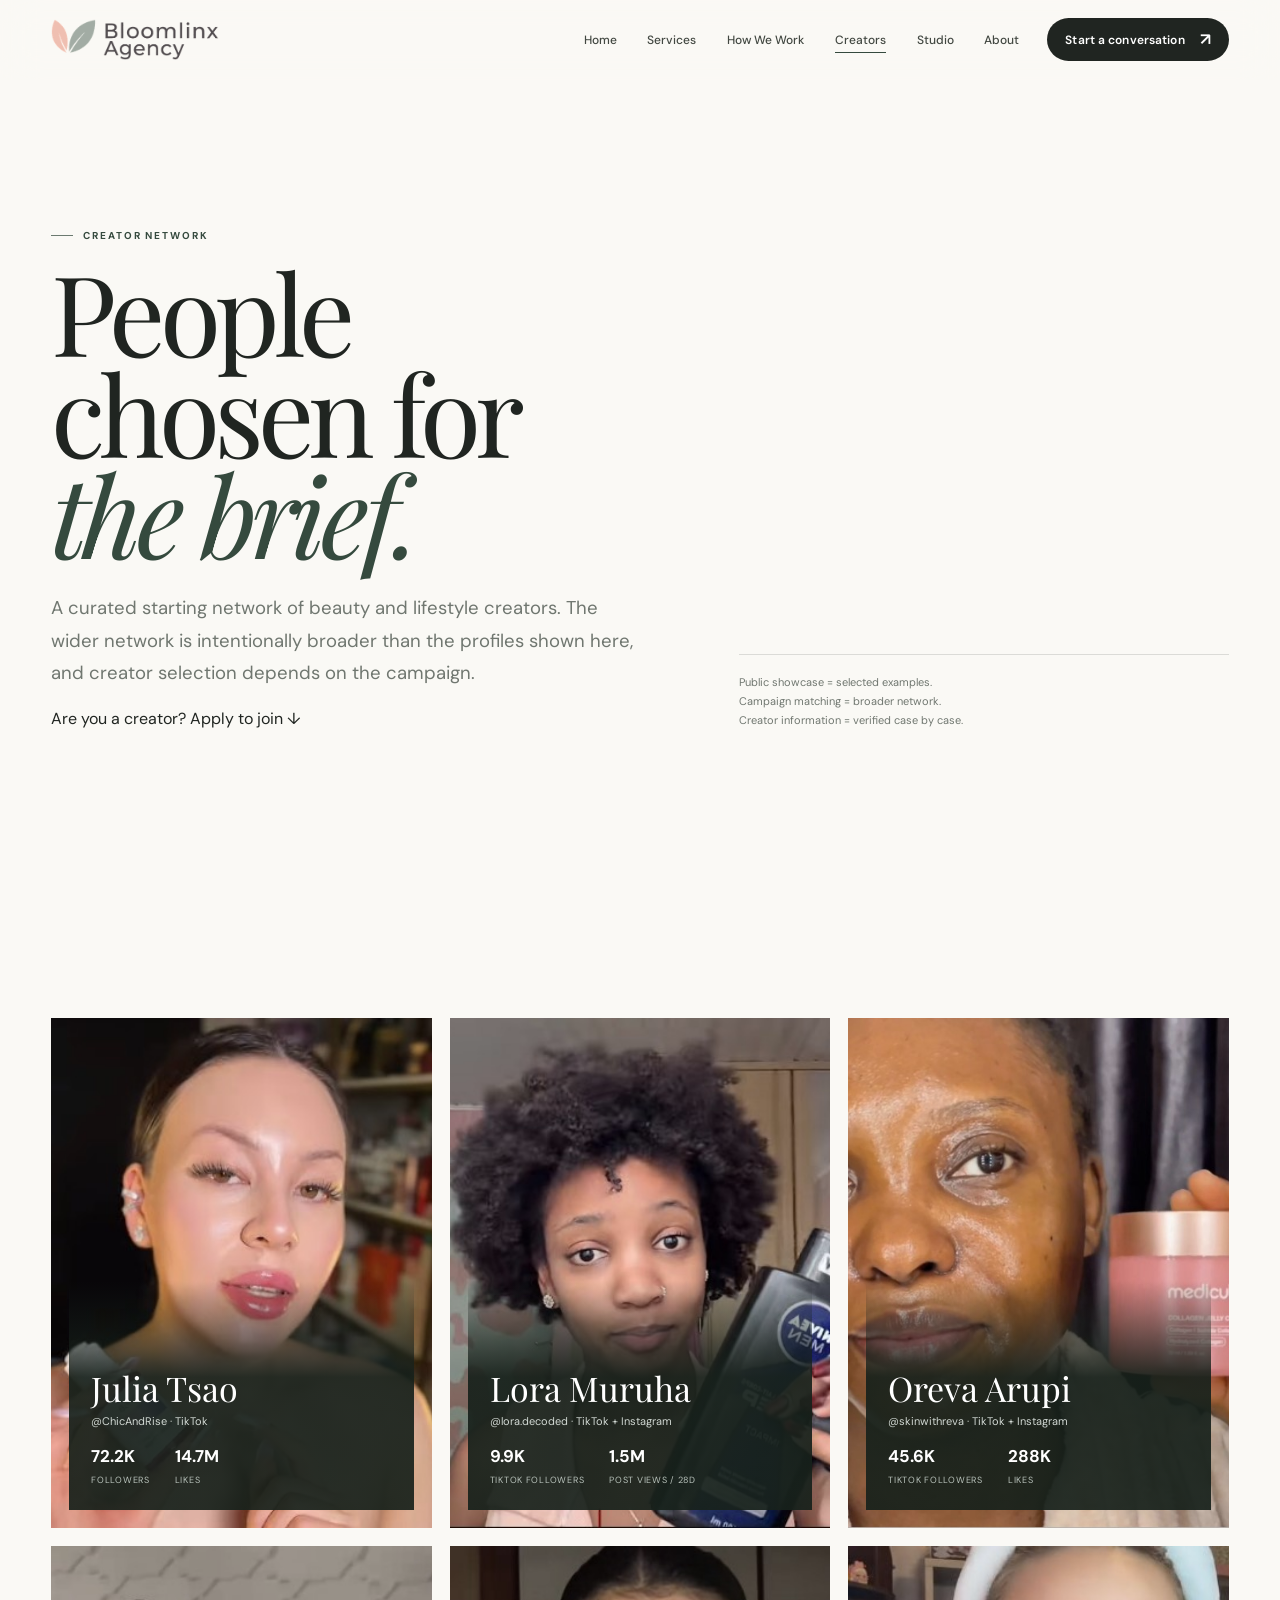
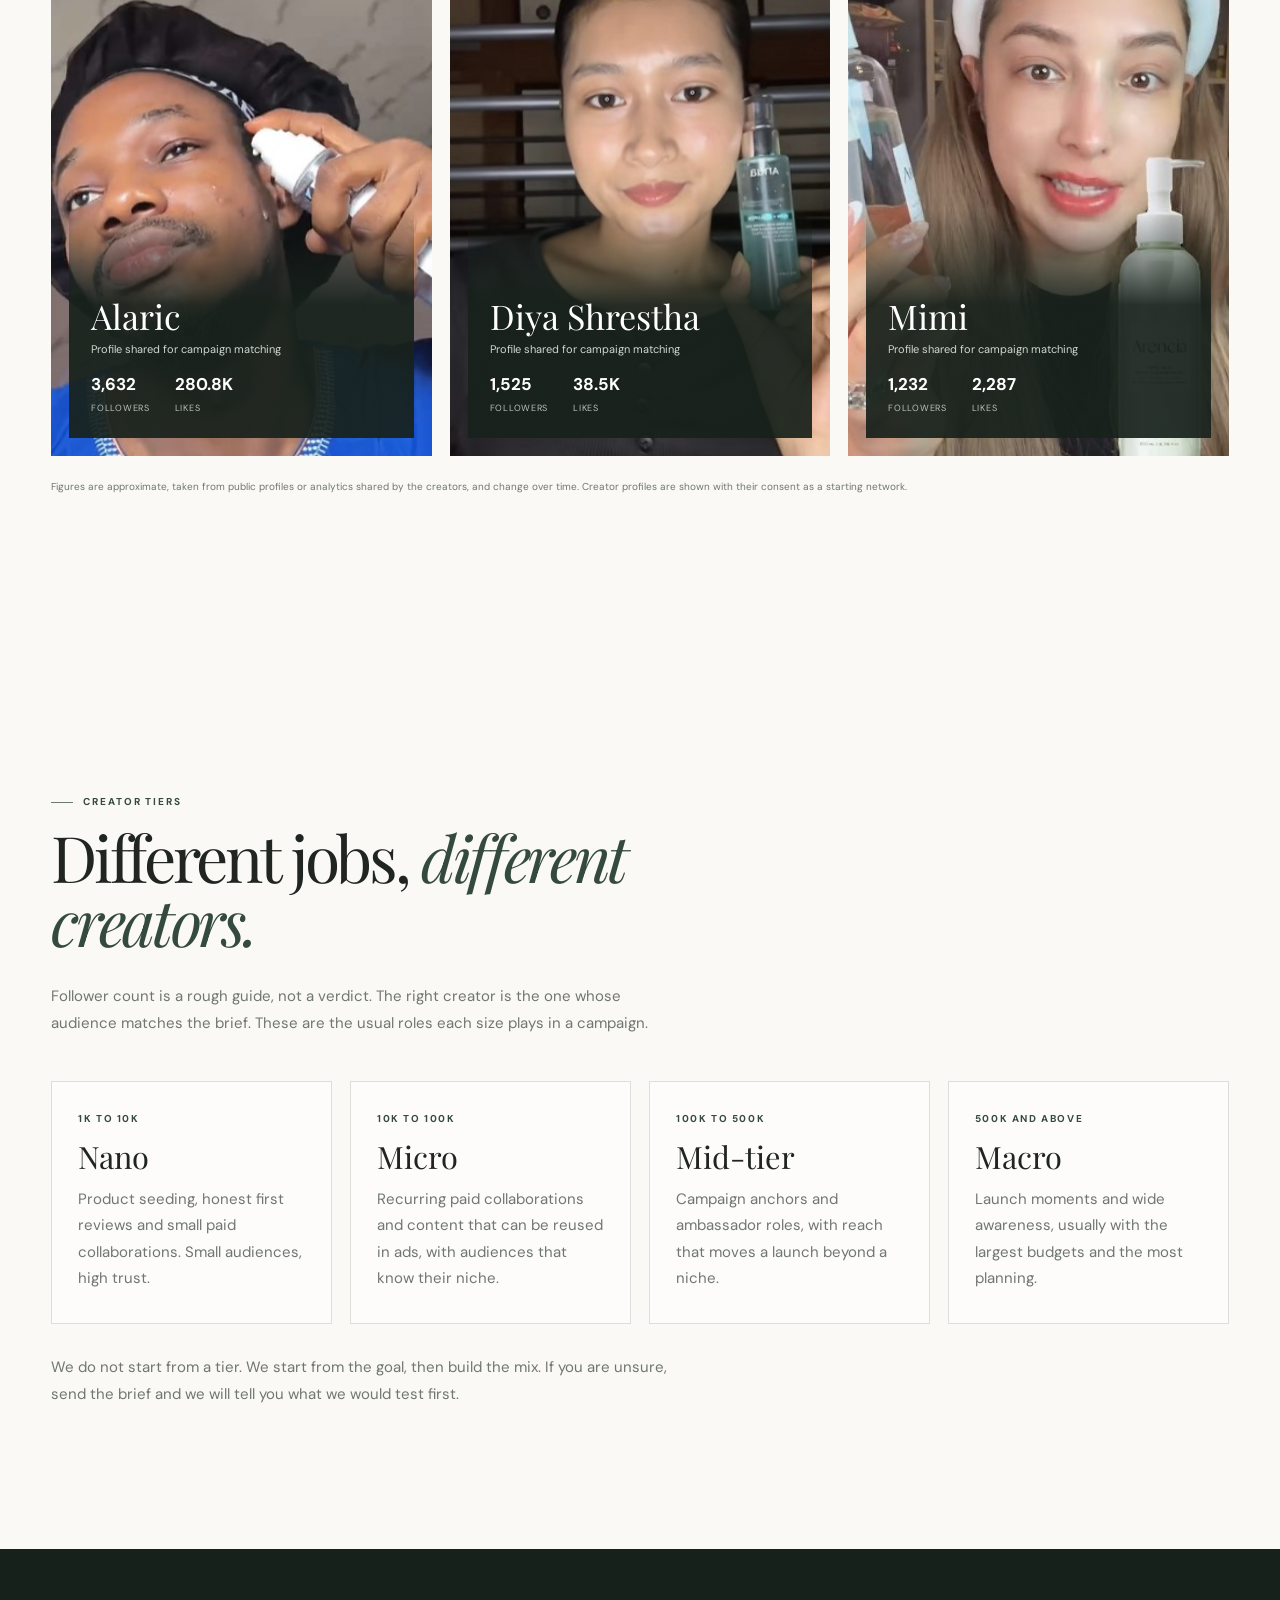
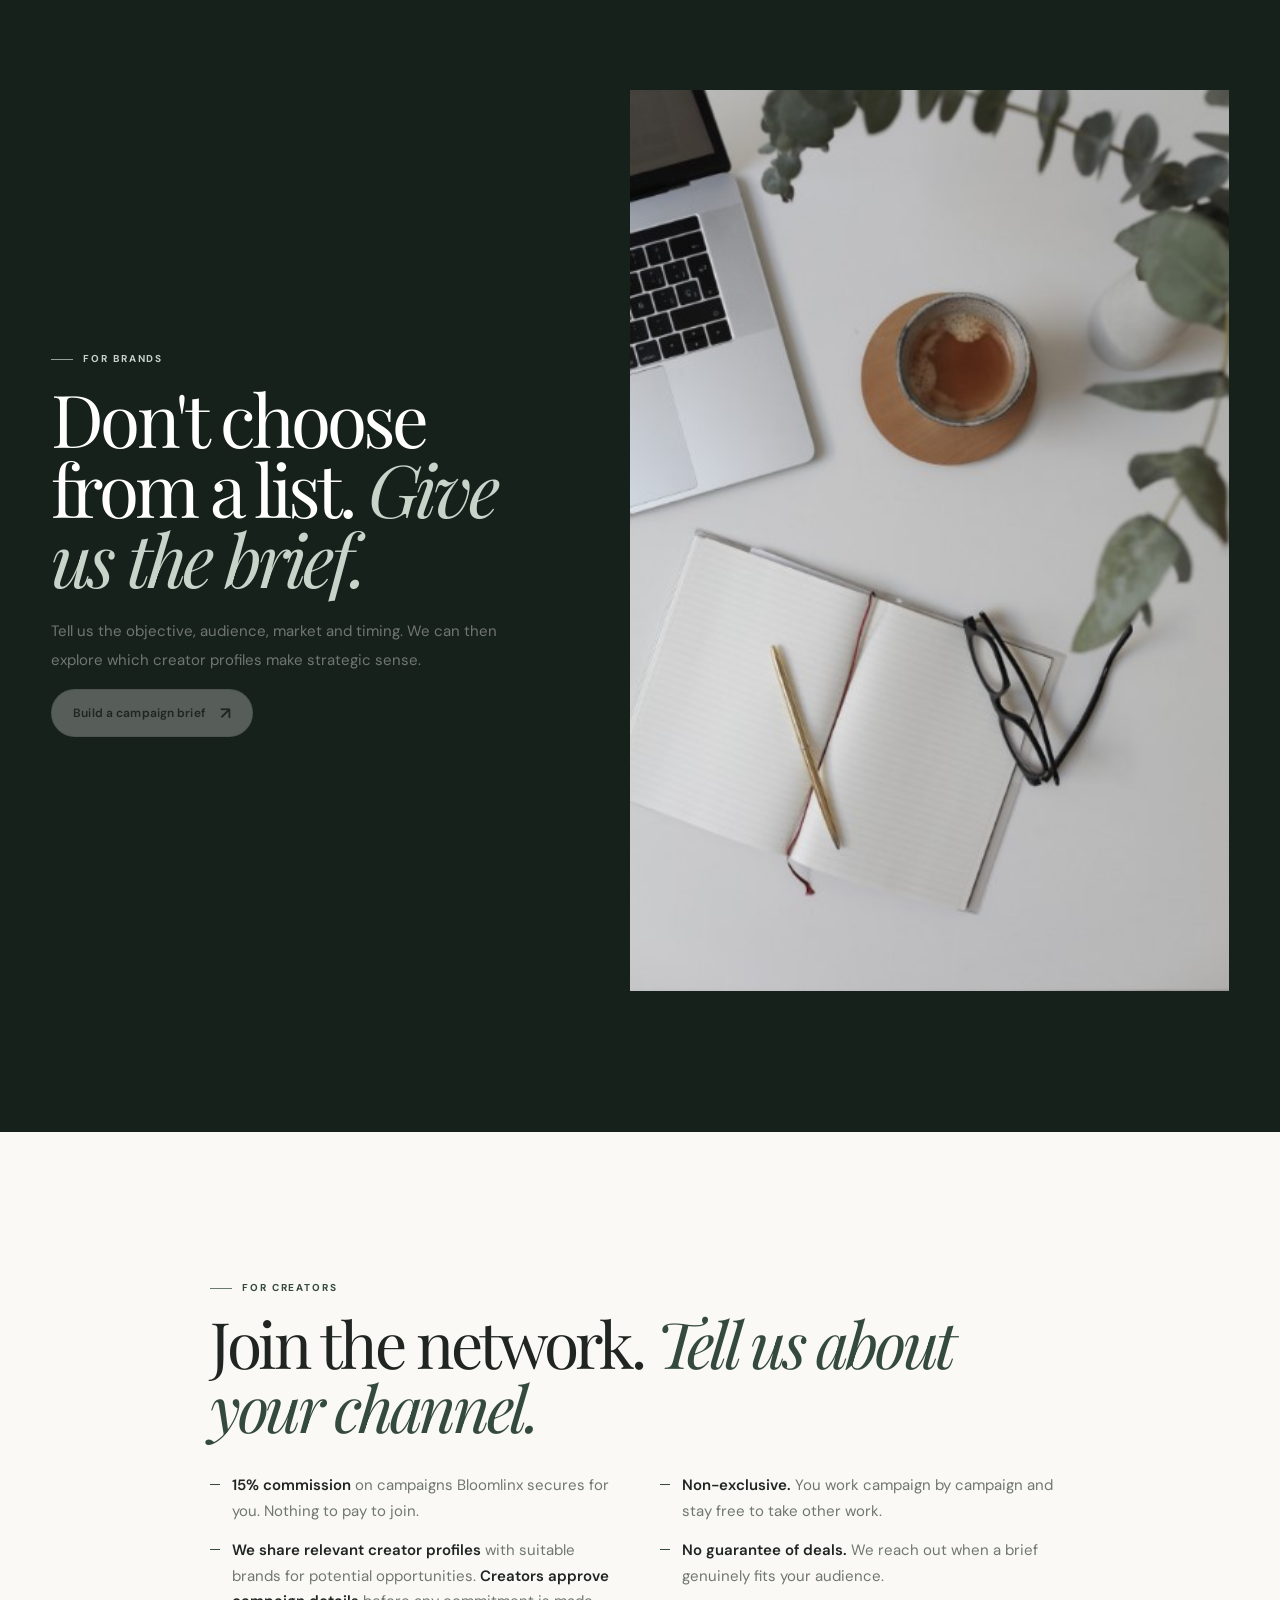
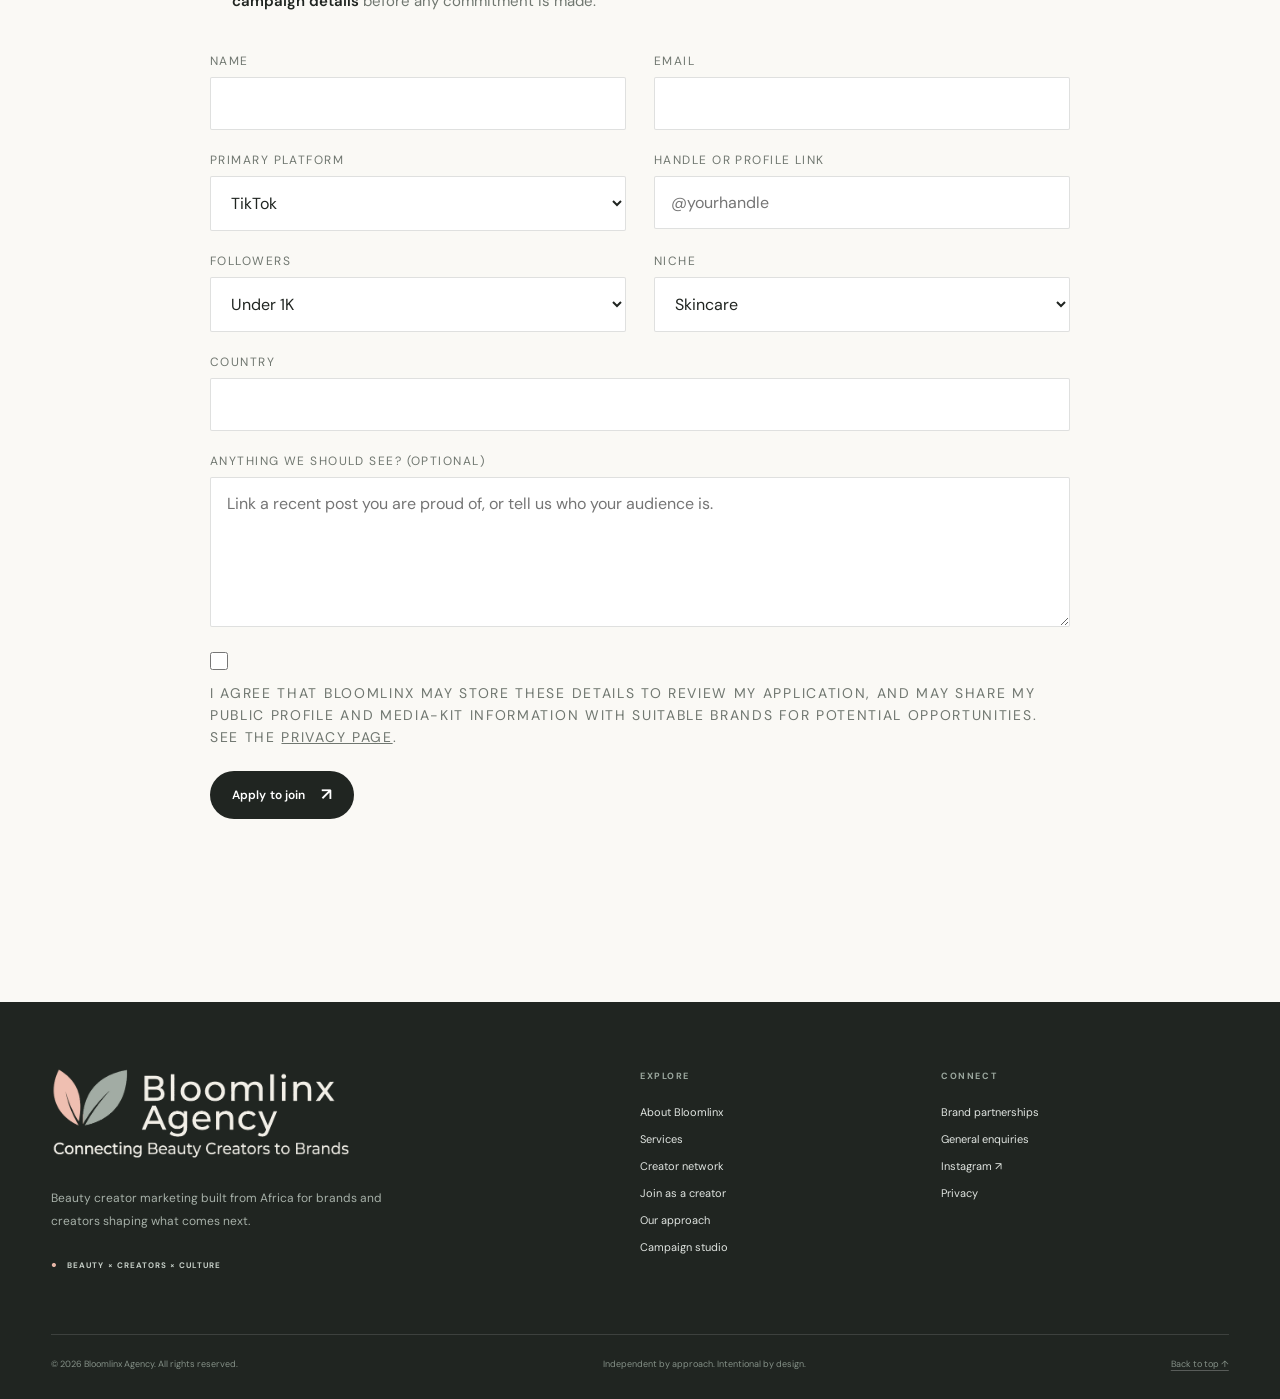
<file: creators.html>
<!DOCTYPE html><html lang="en"><head><meta charset="UTF-8"><meta name="viewport" content="width=device-width, initial-scale=1.0"><meta name="theme-color" content="#f7f5ef"><meta name="color-scheme" content="light"><title>Creator Network | Bloomlinx Agency</title><meta name="description" content="A curated starting network of beauty and lifestyle creators matched to campaign objectives, audiences and markets."><meta name="author" content="Bloomlinx Agency"><meta name="robots" content="index, follow, max-image-preview:large"><link rel="canonical" href="https://bloomlinxagency.com/creators"><meta property="og:type" content="website"><meta property="og:site_name" content="Bloomlinx Agency"><meta property="og:title" content="Creator Network | Bloomlinx Agency"><meta property="og:description" content="A curated starting network of beauty and lifestyle creators matched to campaign objectives, audiences and markets."><meta property="og:url" content="https://bloomlinxagency.com/creators"><meta property="og:image" content="https://bloomlinxagency.com/images/og-image.png"><meta name="twitter:card" content="summary_large_image"><meta name="twitter:title" content="Creator Network | Bloomlinx Agency"><meta name="twitter:description" content="A curated starting network of beauty and lifestyle creators matched to campaign objectives, audiences and markets."><meta name="twitter:image" content="https://bloomlinxagency.com/images/og-image.png"><link rel="icon" type="image/png" href="images/favicon.png"><link rel="apple-touch-icon" href="images/favicon.png"><link rel="preconnect" href="https://fonts.googleapis.com"><link rel="preconnect" href="https://fonts.gstatic.com" crossorigin><link href="https://fonts.googleapis.com/css2?family=DM+Sans:wght@400;500;600;700&family=Playfair+Display:ital,wght@0,400;0,500;0,600;1,400;1,500&display=swap" rel="stylesheet"><script>document.documentElement.classList.add('js');</script><style>
:root {
  --ink: #202521;
  --deep: #17211b;
  --forest: #354a3e;
  --forest-2: #42594b;
  --sage: #8fa195;
  --sage-pale: #dce5de;
  --blush: #e7b6a7;
  --cream: #f3f0e8;
  --paper: #faf9f5;
  --white: #fff;
  --muted: #707770;
  --muted-light: #aeb7b0;
  --line: rgba(32, 37, 33, .14);
  --line-light: rgba(255,255,255,.16);
  --serif: "Playfair Display", Georgia, serif;
  --sans: "DM Sans", Arial, sans-serif;
  --modern: var(--sans);
  --container: 1280px;
  --gutter: clamp(20px, 4vw, 56px);
  --ease: cubic-bezier(.22, 1, .36, 1);
  --shadow-soft: 0 24px 70px rgba(24, 34, 28, .10);
}

*, *::before, *::after { box-sizing: border-box; }
html { scroll-behavior: smooth; scroll-padding-top: 96px; }
body { margin: 0; background: var(--paper); color: var(--ink); font-family: var(--sans); -webkit-font-smoothing: antialiased; overflow-x: clip; }
body.menu-open { overflow: hidden; }
img { display: block; max-width: 100%; }
a { color: inherit; text-decoration: none; }
button, input, select, textarea { font: inherit; }
button, select, a { -webkit-tap-highlight-color: transparent; }
button { color: inherit; }
::selection { color: var(--ink); background: var(--blush); }
:focus-visible { outline: 2px solid var(--forest-2); outline-offset: 4px; }

.sr-only { position: absolute; width: 1px; height: 1px; padding: 0; margin: -1px; overflow: hidden; clip: rect(0, 0, 0, 0); white-space: nowrap; border: 0; }
.skip-link { position: fixed; left: 16px; top: 12px; z-index: 3000; transform: translateY(-150%); background: var(--deep); color: #fff; padding: 12px 16px; border-radius: 3px; }
.skip-link:focus { transform: translateY(0); }
.page-progress { position: fixed; z-index: 2200; inset: 0 auto auto 0; height: 3px; width: 0; background: var(--blush); pointer-events: none; }
.container { width: min(var(--container), calc(100% - (var(--gutter) * 2))); margin-inline: auto; }
.section { padding: clamp(90px, 11vw, 154px) 0; }
.eyebrow { display: inline-flex; align-items: center; gap: 10px; font: 700 10px/1.4 var(--modern); letter-spacing: .19em; text-transform: uppercase; color: var(--forest); }
.eyebrow::before { content: ""; width: 22px; height: 1px; background: currentColor; opacity: .72; }
.eyebrow-light { color: #c4d0c8; }
.serif { font-family: var(--serif); }
.display-title { font-family: var(--serif); font-weight: 400; letter-spacing: -.052em; }
.display-title em { color: var(--forest); font-weight: 400; }
.muted { color: var(--muted); }
.section-intro { max-width: 540px; color: var(--muted); font-size: 14px; line-height: 1.9; }
.rule { height: 1px; background: var(--line); }

/* Header */
.site-header { position: fixed; inset: 0 0 auto; z-index: 1400; padding: 18px 0; border-bottom: 1px solid transparent; background: rgba(250,249,245,.83); backdrop-filter: blur(18px); -webkit-backdrop-filter: blur(18px); transition: padding .35s var(--ease), border-color .35s ease, background .35s ease, box-shadow .35s ease; }
.site-header.scrolled { padding: 10px 0; border-color: var(--line); background: rgba(250,249,245,.95); box-shadow: 0 8px 30px rgba(30,38,31,.035); }
.nav { display: flex; align-items: center; justify-content: space-between; gap: 28px; }
.logo-wrap { display: inline-flex; align-items: center; flex: 0 0 auto; width: 150px; min-height: 38px; }
.logo-wrap img { width: 100%; max-height: 38px; object-fit: contain; object-position: left center; }
.nav-links { display: flex; align-items: center; justify-content: center; gap: clamp(18px, 2.4vw, 34px); margin-left: auto; }
.nav-links a { position: relative; padding: 10px 0; color: #424842; font-size: 12px; font-weight: 500; }
.nav-links a::after { content: ""; position: absolute; left: 0; right: 0; bottom: 5px; height: 1px; background: var(--forest); transform: scaleX(0); transform-origin: right; transition: transform .35s var(--ease); }
.nav-links a:hover::after, .nav-links a[aria-current="location"]::after { transform: scaleX(1); transform-origin: left; }
.nav-cta, .button { display: inline-flex; align-items: center; justify-content: center; gap: 15px; min-height: 48px; padding: 0 21px; border: 1px solid transparent; border-radius: 100px; background: var(--ink); color: #fff; font-size: 12px; font-weight: 600; letter-spacing: .01em; cursor: pointer; transition: background .3s ease, color .3s ease, transform .3s var(--ease), border-color .3s ease, box-shadow .3s ease; }
.nav-cta { min-height: 43px; padding-inline: 17px; white-space: nowrap; }
.nav-cta:hover, .button-dark:hover { background: var(--forest); transform: translateY(-2px); box-shadow: 0 10px 24px rgba(33,54,41,.13); }
.button-light { color: var(--ink); background: rgba(255,255,255,.28); border-color: var(--line); }
.button-light:hover { border-color: var(--forest); color: var(--forest); transform: translateY(-2px); }
.button-arrow { display: inline-block; font-size: 17px; line-height: 1; transition: transform .3s var(--ease); }
a:hover .button-arrow, button:hover .button-arrow { transform: translate(3px,-2px); }
.menu-btn { display: none; width: 44px; height: 44px; border: 1px solid var(--line); border-radius: 50%; background: transparent; align-items: center; justify-content: center; cursor: pointer; position: relative; z-index: 1301; }
.menu-icon, .menu-icon::before, .menu-icon::after { display: block; width: 17px; height: 1.5px; background: var(--ink); content: ""; transition: transform .28s ease, top .28s ease, opacity .2s ease; position: relative; }
.menu-icon::before { position: absolute; top: -5px; }
.menu-icon::after { position: absolute; top: 5px; }
.menu-btn[aria-expanded="true"] .menu-icon { background: transparent; }
.menu-btn[aria-expanded="true"] .menu-icon::before { top: 0; transform: rotate(45deg); }
.menu-btn[aria-expanded="true"] .menu-icon::after { top: 0; transform: rotate(-45deg); }
.mobile-panel { position: fixed; inset: 0; z-index: 1300; display: flex; flex-direction: column; justify-content: center; gap: 6px; padding: 96px var(--gutter) 36px; background: var(--paper); opacity: 0; visibility: hidden; transform: translateY(-10px); transition: opacity .25s ease, transform .35s var(--ease), visibility .25s; }
.mobile-panel.open { opacity: 1; visibility: visible; transform: translateY(0); }
.mobile-panel a { width: fit-content; padding: 8px 0; font: 400 clamp(38px, 9vw, 56px)/1.1 var(--serif); letter-spacing: -.04em; }
.mobile-panel .mobile-panel-note { margin-top: 22px; padding-top: 20px; border-top: 1px solid var(--line); color: var(--muted); font-size: 12px; line-height: 1.7; }

/* Hero */
.hero { position: relative; isolation: isolate; padding: clamp(132px, 15vw, 190px) 0 78px; overflow: hidden; }
.hero::before { content: ""; position: absolute; z-index: -1; right: 4%; top: 110px; width: 120px; height: 1px; background: var(--blush); opacity: .7; }
.hero-grid { display: grid; grid-template-columns: minmax(0, .98fr) minmax(0, 1.02fr); align-items: center; gap: clamp(40px, 7vw, 100px); }
.hero-copy { position: relative; z-index: 2; padding: 20px 0 36px; }
.hero-kicker { display: flex; align-items: center; flex-wrap: wrap; gap: 12px; margin-bottom: 27px; }
.live-dot { width: 7px; height: 7px; border-radius: 50%; background: #79927f; box-shadow: 0 0 0 4px rgba(121,146,127,.13); }
.kicker-text { color: #69726b; font-size: 11px; letter-spacing: .08em; }
.hero-title { max-width: 690px; margin: 0 0 28px; font: 400 clamp(59px, 7.2vw, 104px)/.91 var(--serif); letter-spacing: -.065em; }
.hero-title .line { display: block; }
.hero-title em { display: inline-block; color: var(--forest); font-weight: 400; }
.hero-description { max-width: 510px; margin: 0 0 31px; color: #68716a; font-size: clamp(15px, 1.3vw, 17px); line-height: 1.85; }
.hero-actions { display: flex; flex-wrap: wrap; gap: 11px; }
.hero-proofline { display: flex; align-items: center; flex-wrap: wrap; gap: 13px 20px; margin-top: 42px; color: #6d756e; font: 500 10px/1.5 var(--modern); letter-spacing: .07em; text-transform: uppercase; }
.proof-item { display: inline-flex; align-items: center; gap: 8px; }
.proof-item::before { content: "•"; color: var(--blush); font-size: 13px; }
.hero-visual { position: relative; min-height: clamp(460px, 52vw, 675px); opacity: 1; }
.hero-image-main { position: absolute; right: 2%; top: 0; width: 75%; height: 88%; object-fit: cover; object-position: center; filter: saturate(.84); }
.hero-image-small { position: absolute; left: 0; bottom: 2%; width: 41%; height: 42%; object-fit: cover; object-position: center; border: 10px solid var(--paper); filter: saturate(.82); }
.hero-image-main-wrap { position: absolute; inset: 0; overflow: hidden; }
.hero-caption { position: absolute; z-index: 2; right: 0; bottom: 8%; width: min(250px, 47%); padding: 22px 23px 24px; background: var(--deep); color: #fff; box-shadow: var(--shadow-soft); }
.hero-caption-top { display: flex; align-items: center; justify-content: space-between; gap: 10px; margin-bottom: 19px; color: #aebcb3; font: 700 9px/1.4 var(--modern); letter-spacing: .16em; text-transform: uppercase; }
.hero-caption-mark { color: var(--blush); font-size: 17px; }
.hero-caption strong { display: block; font: 400 clamp(19px, 2vw, 25px)/1.15 var(--serif); }
.hero-caption small { display: block; margin-top: 14px; color: #b7c2bb; font-size: 10px; line-height: 1.6; }
.hero-index { position: absolute; top: 16%; left: 1%; writing-mode: vertical-rl; transform: rotate(180deg); color: #818b82; font: 600 9px/1 var(--modern); letter-spacing: .2em; text-transform: uppercase; }
.image-corner { position: absolute; right: 1%; top: -12px; width: 34px; height: 34px; border-top: 1px solid var(--forest); border-right: 1px solid var(--forest); }


/* Visual story + floating keyword board */
.visual-story { padding: clamp(70px, 9vw, 120px) 0; background: var(--paper); overflow: hidden; }
.visual-story-head { display:flex; justify-content:space-between; align-items:flex-end; gap:35px; margin-bottom:38px; }
.visual-story-title { max-width:780px; margin:22px 0 0; font-size:clamp(48px,6vw,82px); line-height:.94; }
.visual-story-note { max-width:330px; margin:0 0 5px; color:var(--muted); font-size:13px; line-height:1.8; }
.visual-collage { display:grid; grid-template-columns:1.15fr .85fr .72fr; grid-template-rows:260px 220px; gap:12px; }
.story-image { position:relative; overflow:hidden; min-width:0; background:#ddd; }
.story-image img { width:100%; height:100%; object-fit:cover; filter:saturate(.9); transition:transform 1.1s var(--ease), filter .5s ease; }
.story-image:hover img { transform:scale(1.045); filter:saturate(1); }
.story-image.tall { grid-row:1 / span 2; }
.story-image.wide { grid-column:2 / span 2; }
.story-image-label { position:absolute; left:15px; bottom:15px; z-index:2; padding:8px 10px; background:rgba(250,249,245,.9); color:var(--ink); font:700 8px/1.4 var(--modern); letter-spacing:.13em; text-transform:uppercase; }
.keyword-board { position:relative; margin-top:28px; min-height:118px; overflow:hidden; border-top:1px solid var(--line); border-bottom:1px solid var(--line); background:var(--cream); }
.keyword-track { position:absolute; left:0; top:50%; display:flex; align-items:center; gap:13px; width:max-content; transform:translateY(-50%); animation:keyword-slide 30s linear infinite; }
.keyword-board:hover .keyword-track { animation-play-state:paused; }
.keyword-chip { display:inline-flex; align-items:center; gap:9px; padding:15px 19px; border:1px solid rgba(53,74,62,.18); border-radius:3px; background:rgba(250,249,245,.82); color:var(--ink); white-space:nowrap; box-shadow:0 10px 28px rgba(32,37,33,.045); font:600 11px/1 var(--modern); letter-spacing:.06em; text-transform:uppercase; }
.keyword-chip:nth-child(2n) { transform:translateY(-13px) rotate(-1.5deg); }
.keyword-chip:nth-child(3n) { transform:translateY(10px) rotate(1.2deg); background:var(--deep); color:#fff; border-color:rgba(255,255,255,.12); }
.keyword-chip:nth-child(4n) { border-radius:999px; background:var(--blush); border-color:transparent; }
.keyword-dot { width:5px; height:5px; border-radius:50%; background:var(--forest); }
.keyword-chip:nth-child(3n) .keyword-dot { background:var(--blush); }
@keyframes keyword-slide { to { transform:translate(-50%, -50%); } }
.visual-story-mini { display:flex; align-items:center; gap:12px; margin-top:16px; color:#7a827b; font:700 8px/1.5 var(--modern); letter-spacing:.14em; text-transform:uppercase; }
.visual-story-mini::before { content:""; width:30px; height:1px; background:var(--blush); }

/* Agency intro */
.intro { background: var(--cream); }
.intro-grid { display: grid; grid-template-columns: minmax(240px, .72fr) minmax(0, 1.28fr); gap: clamp(50px, 9vw, 130px); }
.intro-title { max-width: 530px; margin: 22px 0 0; font-size: clamp(47px, 5.7vw, 77px); line-height: .99; }
.intro-copy { max-width: 770px; }
.intro-copy p { margin: 0 0 24px; color: #475049; font-size: clamp(17px, 1.7vw, 22px); line-height: 1.72; }
.intro-copy p:first-child { color: var(--ink); font-family: var(--serif); font-size: clamp(23px, 2.35vw, 32px); line-height: 1.4; }
.intro-copy p:last-child { margin-bottom: 0; }
.intro-signature { display: flex; gap: 15px; align-items: center; margin-top: 37px; color: var(--forest); font: 700 10px/1.4 var(--modern); letter-spacing: .15em; text-transform: uppercase; }
.intro-signature::before { content: ""; width: 38px; height: 1px; background: var(--blush); }

/* Strategy */
.strategy { position: relative; overflow: hidden; background: var(--deep); color: #fff; }
.strategy::after { content: ""; position: absolute; right: -240px; bottom: -390px; width: 670px; aspect-ratio: 1; border: 1px solid rgba(255,255,255,.075); border-radius: 50%; box-shadow: 0 0 0 65px rgba(255,255,255,.018), 0 0 0 130px rgba(255,255,255,.013); pointer-events: none; }
.strategy .eyebrow { color: #becbc2; }
.strategy-header { display: flex; justify-content: space-between; align-items: flex-end; gap: 50px; margin-bottom: 75px; position: relative; z-index: 1; }
.strategy-title { max-width: 790px; margin: 23px 0 0; font: 400 clamp(47px, 6.5vw, 86px)/.96 var(--serif); letter-spacing: -.052em; }
.strategy-title em { display: block; color: var(--blush); font-weight: 400; }
.strategy-header p { max-width: 330px; margin: 0 0 8px; color: #b1bdb5; font-size: 13px; line-height: 1.9; }
.strategy-flow { display: grid; grid-template-columns: repeat(5, minmax(0, 1fr)); border-top: 1px solid var(--line-light); border-bottom: 1px solid var(--line-light); position: relative; z-index: 1; }
.flow-item { min-height: 245px; padding: 28px 23px 32px; border-right: 1px solid var(--line-light); transition: background .35s ease; }
.flow-item:first-child { padding-left: 0; }
.flow-item:last-child { border-right: 0; }
.flow-item:hover { background: rgba(255,255,255,.035); }
.flow-number { margin-bottom: 42px; color: var(--blush); font: 400 16px/1 var(--serif); }
.flow-item h3 { margin: 0 0 13px; font: 400 25px/1.1 var(--serif); }
.flow-item p { margin: 0; color: #aebbb3; font-size: 12px; line-height: 1.8; }

/* Services */
.services-header { display: flex; justify-content: space-between; align-items: flex-end; gap: 40px; margin-bottom: 61px; }
.services-title { max-width: 750px; margin: 22px 0 0; font-size: clamp(48px, 6.3vw, 82px); line-height: .96; }
.services-header .section-intro { margin-bottom: 5px; }
.services-grid { display: grid; grid-template-columns: repeat(4, minmax(0, 1fr)); border-top: 1px solid var(--line); border-left: 1px solid var(--line); }
.service-card { position: relative; min-height: 345px; padding: 30px 26px 31px; overflow: hidden; border-right: 1px solid var(--line); border-bottom: 1px solid var(--line); isolation: isolate; transition: color .35s ease, background .35s ease; }
.service-card::before { content: ""; position: absolute; z-index: -1; width: 20px; height: 20px; right: -25px; bottom: -25px; border-radius: 50%; background: var(--sage-pale); transition: width .65s var(--ease), height .65s var(--ease), right .65s var(--ease), bottom .65s var(--ease); }
.service-card:hover::before { width: 420px; height: 420px; right: -185px; bottom: -205px; }
.service-card-head { display: flex; align-items: center; justify-content: space-between; gap: 14px; }
.service-number { color: #7e9584; font: 400 15px/1 var(--serif); }
.service-arrow { display: grid; place-items: center; width: 34px; height: 34px; border: 1px solid var(--line); border-radius: 50%; font-size: 16px; transition: transform .35s var(--ease), background .35s ease; }
.service-card:hover .service-arrow { transform: rotate(45deg); background: rgba(255,255,255,.6); }
.service-card h3 { max-width: 270px; margin: 64px 0 15px; font: 400 clamp(24px, 2.2vw, 30px)/1.08 var(--serif); letter-spacing: -.02em; }
.service-card p { max-width: 290px; margin: 0; color: #6c746e; font-size: 12px; line-height: 1.85; }
.service-tag { display: inline-block; margin-top: 25px; padding-top: 10px; border-top: 1px solid var(--line); color: #7e867f; font: 700 8px/1.4 var(--modern); letter-spacing: .13em; text-transform: uppercase; }

/* Campaign idea / illustrative field note */
.field-note { padding-top: 0; }
.field-note-grid { display: grid; grid-template-columns: 1fr 1fr; min-height: 510px; background: var(--forest); color: #fff; }
.field-note-visual { position: relative; min-height: 480px; overflow: hidden; background: #d8d8cb; }
.field-note-visual img { width: 100%; height: 100%; min-height: 480px; object-fit: cover; filter: saturate(.76); transition: transform 1.1s var(--ease); }
.field-note-grid:hover .field-note-visual img { transform: scale(1.035); }
.field-note-stamp { position: absolute; top: 25px; left: 25px; display: inline-flex; align-items: center; gap: 8px; padding: 10px 13px; background: rgba(250,249,245,.91); color: var(--ink); font: 700 9px/1.3 var(--modern); letter-spacing: .1em; text-transform: uppercase; }
.field-note-content { display: flex; flex-direction: column; justify-content: space-between; padding: clamp(34px, 5vw, 64px); }
.field-note-content .eyebrow { color: #d0dbd3; }
.field-note-content h2 { max-width: 560px; margin: 26px 0 20px; font: 400 clamp(37px, 4.4vw, 58px)/1.02 var(--serif); letter-spacing: -.04em; }
.field-note-content h2 em { color: var(--blush); font-weight: 400; }
.field-note-content p { max-width: 500px; margin: 0; color: #c8d1cb; font-size: 13px; line-height: 1.9; }
.field-note-bottom { display: flex; align-items: flex-end; justify-content: space-between; gap: 20px; margin-top: 40px; padding-top: 20px; border-top: 1px solid rgba(255,255,255,.18); }
.field-note-bottom span { max-width: 250px; color: #c2cdc5; font-size: 10px; line-height: 1.7; }
.field-note-bottom a { display: inline-flex; align-items: center; gap: 9px; white-space: nowrap; font-size: 11px; font-weight: 600; }
.field-note-bottom a:hover { color: var(--blush); }
.disclaimer { display: block; margin-top: 12px; color: var(--muted); font-size: 10px; line-height: 1.7; }

/* Opportunity */
.opportunity { padding-top: clamp(85px, 10vw, 130px); }
.opportunity-grid { display: grid; grid-template-columns: minmax(0, .86fr) minmax(0, 1.14fr); gap: clamp(42px, 7vw, 90px); align-items: start; }
.opportunity-media { position: sticky; top: 115px; }
.opportunity-image { width: 100%; height: clamp(490px, 54vw, 700px); object-fit: cover; object-position: center; filter: saturate(.84); }
.opportunity-image-caption { display: flex; align-items: center; justify-content: space-between; gap: 16px; margin-top: 14px; color: #7c847d; font: 700 9px/1.5 var(--modern); letter-spacing: .13em; text-transform: uppercase; }
.opportunity-copy { padding: 8px 0 0; }
.opportunity-title { margin: 24px 0 30px; font-size: clamp(47px, 5.6vw, 75px); line-height: .99; }
.opportunity-title em { display: block; }
.opportunity-lead { margin: 0 0 25px; color: var(--ink); font: 400 clamp(21px, 2.2vw, 29px)/1.45 var(--serif); }
.opportunity-copy p:not(.opportunity-lead) { margin: 0 0 20px; color: #606961; font-size: 14px; line-height: 1.95; }
.opportunity-pullquote { margin-top: 38px; padding: 24px 0 24px 23px; border-left: 2px solid var(--blush); color: var(--forest); font: italic 400 22px/1.45 var(--serif); }
.opportunity-signoff { display: flex; align-items: center; gap: 12px; margin-top: 28px; color: var(--forest); font: 700 9px/1.5 var(--modern); letter-spacing: .16em; text-transform: uppercase; }
.opportunity-signoff::before { content: ""; height: 1px; width: 28px; background: var(--blush); }

  
.concept { background: var(--cream); }
.concept-grid { display:grid; grid-template-columns:180px minmax(0,1fr); gap:clamp(35px,7vw,90px); align-items:start; }
.concept-label { display:flex; flex-direction:column; gap:20px; }
.concept-no { color:#7f897f; font:700 9px/1.5 var(--modern); letter-spacing:.14em; text-transform:uppercase; }
.concept-copy h2 { max-width:850px; margin:0 0 45px; font-size:clamp(42px,5.3vw,70px); line-height:.98; }
.concept-copy h2 em { color:var(--forest); font-weight:400; }
.concept-columns { display:grid; grid-template-columns:1fr 1fr; gap:30px; padding-top:22px; border-top:1px solid var(--line); }
.concept-columns strong { display:block; margin-bottom:10px; font:400 23px/1.2 var(--serif); }
.concept-columns p { max-width:430px; margin:0; color:var(--muted); font-size:12px; line-height:1.85; }

/* Creator network */
.network-intro { display:grid; grid-template-columns:180px minmax(0,1fr); gap:25px; align-items:start; margin:0 0 26px; padding:18px 0; border-top:1px solid var(--line); border-bottom:1px solid var(--line); color:var(--muted); font-size:11px; line-height:1.8; }
.network-intro > span:first-child { color:var(--forest); font:700 9px/1.5 var(--modern); letter-spacing:.16em; text-transform:uppercase; }
.opportunity-map { min-height:clamp(490px,54vw,700px); display:flex; flex-direction:column; justify-content:center; gap:0; padding:clamp(28px,4vw,55px); background:var(--deep); color:#fff; }
.opportunity-map span { display:block; padding:18px 0; font:400 clamp(30px,4vw,54px)/1 var(--serif); border-bottom:1px solid rgba(255,255,255,.14); }
.opportunity-map span:first-child { color:var(--blush); }
.opportunity-map i { display:block; width:1px; height:20px; margin-left:15px; background:var(--blush); opacity:.8; }
.creator-art.art-oreva { --art-bg:#d7dfd6; }

.network { background: var(--paper); }
.network-header { display: grid; grid-template-columns: minmax(0, 1.05fr) minmax(260px, .75fr); align-items: end; gap: clamp(35px, 7vw, 90px); margin-bottom: 48px; }
.network-title { margin: 22px 0 0; font-size: clamp(52px, 6.7vw, 88px); line-height: .93; }
.network-description { max-width: 440px; margin: 0 0 6px; color: var(--muted); font-size: 14px; line-height: 1.9; }
.creator-grid { display: grid; grid-template-columns: repeat(3, minmax(0, 1fr)); gap: 16px; align-items: stretch; }
.creator-card { min-width: 0; display: flex; flex-direction: column; background: #fff; border: 1px solid rgba(32,37,33,.09); transition: transform .4s var(--ease), box-shadow .4s ease, border-color .3s ease; }
.creator-card:hover { transform: translateY(-5px); border-color: rgba(53,74,62,.25); box-shadow: var(--shadow-soft); }
.creator-card[hidden] { display: none !important; }
.creator-art { position: relative; display: grid; place-items: center; min-height: 220px; overflow: hidden; isolation: isolate; background: var(--art-bg, #e6e3d8); }
.creator-art::before, .creator-art::after { content: ""; position: absolute; z-index: -1; border: 1px solid rgba(44,60,49,.22); border-radius: 50%; }
.creator-art::before { width: 170px; aspect-ratio: 1; transform: translate(-20px, 10px); box-shadow: 0 0 0 28px rgba(255,255,255,.09), 0 0 0 56px rgba(255,255,255,.07); }
.creator-art::after { width: 105px; aspect-ratio: 1; transform: translate(-20px, 10px); background: rgba(255,255,255,.15); }
.creator-art.art-julia { --art-bg: #deded1; }
.creator-art.art-lora { --art-bg: #ead2c8; }
.creator-art.art-alaric { --art-bg: #d8dfd7; }
.creator-art.art-diya { --art-bg: #e6dfd2; }
.creator-art.art-mimi { --art-bg: #dcd5e0; }
.creator-initials { font: 400 56px/1 var(--serif); letter-spacing: -.08em; color: var(--forest); }
.creator-art-label { position: absolute; top: 15px; left: 15px; color: #47534a; font: 700 8px/1.4 var(--modern); letter-spacing: .15em; text-transform: uppercase; }
.creator-art-index { position: absolute; right: 15px; bottom: 15px; color: #47534a; font: 400 13px/1 var(--serif); }
.creator-card-body { display: flex; flex: 1; flex-direction: column; padding: 24px 23px 22px; }
.creator-platform { display: flex; align-items: center; justify-content: space-between; gap: 8px; color: #7b847d; font: 700 8px/1.4 var(--modern); letter-spacing: .12em; text-transform: uppercase; }
.creator-platform .creator-category { padding: 5px 8px; border-radius: 100px; background: var(--cream); color: var(--forest); }
.creator-name { margin: 20px 0 4px; font: 400 29px/1.1 var(--serif); letter-spacing: -.025em; }
.creator-handle { color: var(--forest); font-size: 11px; }
.creator-metrics { display: grid; grid-template-columns: 1fr 1fr; margin: 24px 0 20px; border-top: 1px solid var(--line); border-bottom: 1px solid var(--line); }
.creator-metric { min-width: 0; padding: 14px 7px 13px 0; }
.creator-metric + .creator-metric { padding-left: 15px; border-left: 1px solid var(--line); }
.creator-metric strong { display: block; overflow-wrap: anywhere; font: 400 20px/1.2 var(--serif); }
.creator-metric span { display: block; margin-top: 5px; color: #7a827b; font-size: 9px; }
.creator-card-foot { display: flex; align-items: center; justify-content: space-between; gap: 12px; margin-top: auto; padding-top: 5px; }
.creator-link { display: inline-flex; align-items: center; gap: 8px; color: var(--ink); font-size: 11px; font-weight: 600; }
.creator-link:hover { color: var(--forest); }
.creator-link span { transition: transform .3s var(--ease); }
.creator-link:hover span { transform: translate(3px,-2px); }
.network-note { display: flex; align-items: flex-start; gap: 10px; margin-top: 22px; color: #737b74; font-size: 10px; line-height: 1.8; }
.network-note::before { content: "i"; display: grid; flex: 0 0 17px; place-items: center; width: 17px; height: 17px; border: 1px solid #aab2ab; border-radius: 50%; font: italic 11px/1 var(--serif); }
.network-cta { display: flex; justify-content: space-between; align-items: center; gap: 25px; margin-top: 43px; padding: 25px 0 0; border-top: 1px solid var(--line); }
.network-cta p { max-width: 520px; margin: 0; color: var(--muted); font-size: 13px; line-height: 1.8; }

/* Difference */
.difference { background: var(--cream); }
.difference-grid { display: grid; grid-template-columns: minmax(260px, .8fr) minmax(0, 1.2fr); gap: clamp(55px, 9vw, 125px); }
.difference-title { max-width: 550px; margin: 22px 0 0; font-size: clamp(51px, 6.4vw, 82px); line-height: .94; }
.difference-copy { max-width: 720px; }
.difference-copy > p { margin: 0 0 46px; color: #485048; font: 400 clamp(19px, 2vw, 24px)/1.65 var(--serif); }
.principles { border-top: 1px solid var(--line); }
.principle { display: grid; grid-template-columns: 43px minmax(0,1fr); gap: 20px; padding: 24px 0; border-bottom: 1px solid var(--line); }
.principle-number { padding-top: 4px; color: #879889; font: 400 15px/1 var(--serif); }
.principle h4 { margin: 0 0 7px; font: 400 24px/1.2 var(--serif); }
.principle p { max-width: 540px; margin: 0; color: var(--muted); font-size: 12px; line-height: 1.8; }

/* Campaign studio */
.studio { background: #ebe9e0; }
.studio-grid { display: grid; grid-template-columns: minmax(0, .82fr) minmax(0, 1.18fr); gap: clamp(45px, 8vw, 110px); align-items: start; }
.studio-copy { position: sticky; top: 120px; }
.studio-title { margin: 22px 0 23px; font-size: clamp(48px, 5.8vw, 76px); line-height: .96; }
 .studio-copy > p { max-width: 470px; margin: 0; color: #687168; font-size: 14px; line-height: 1.9; }
.studio-points { display: grid; gap: 0; margin-top: 32px; border-top: 1px solid rgba(53,74,62,.16); }
.studio-point { display: grid; grid-template-columns: 38px minmax(0,1fr); align-items: start; gap: 13px; padding: 18px 0; border-bottom: 1px solid rgba(53,74,62,.16); color: #4f5b51; }
.studio-point-mark { display: grid; place-items: center; width: 34px; height: 34px; border: 1px solid rgba(53,74,62,.2); border-radius: 50%; color: var(--forest); font-size: 13px; transition: background .3s ease, color .3s ease, transform .3s var(--ease); }
.studio-point:hover .studio-point-mark { background: var(--forest); color: #fff; transform: rotate(-8deg); }
.studio-point strong { display: block; margin: 0 0 4px; color: var(--ink); font: 400 19px/1.25 var(--serif); }
.studio-point small { display: block; max-width: 380px; color: #737b73; font-size: 11px; line-height: 1.75; }
.studio-assurance { display: flex; align-items: center; gap: 10px; margin-top: 23px; color: #697369; font-size: 10px; line-height: 1.65; }
.studio-assurance svg { flex: 0 0 17px; color: var(--forest); }
.studio-panel { padding: clamp(24px, 3.5vw, 43px); background: var(--paper); border: 1px solid rgba(32,37,33,.08); box-shadow: 0 20px 55px rgba(35,43,35,.055); }
.studio-panel-head { display: flex; justify-content: space-between; align-items: flex-start; gap: 18px; margin-bottom: 30px; padding-bottom: 21px; border-bottom: 1px solid var(--line); }
.studio-panel-head h3 { margin: 0; font: 400 28px/1.1 var(--serif); }
.studio-panel-head p { margin: 8px 0 0; color: var(--muted); font-size: 11px; line-height: 1.7; }
.studio-step { color: #7a857c; font: 700 8px/1.5 var(--modern); letter-spacing: .14em; white-space: nowrap; }
.brief-form { display: grid; grid-template-columns: repeat(2, minmax(0,1fr)); gap: 19px 16px; }
.form-field { display: grid; gap: 8px; min-width: 0; }
.form-field.full { grid-column: 1 / -1; }
.form-field label { color: #4d564e; font: 700 9px/1.5 var(--modern); letter-spacing: .12em; text-transform: uppercase; }
.form-field select, .form-field textarea, .form-field input { width: 100%; min-height: 47px; padding: 12px 13px; border: 1px solid #d9ddd5; border-radius: 2px; background: #fff; color: var(--ink); font-size: 12px; outline-offset: 3px; }
.form-field select { cursor: pointer; }
.form-field textarea { min-height: 84px; resize: vertical; line-height: 1.7; }
.form-field select:focus, .form-field textarea:focus, .form-field input:focus { border-color: var(--forest); outline: 1px solid var(--forest); }
.form-helper { margin: -3px 0 0; color: #828a82; font-size: 10px; line-height: 1.7; }
.form-submit-row { grid-column: 1 / -1; display: flex; align-items: center; justify-content: space-between; gap: 18px; padding-top: 4px; }
.form-submit-row p { max-width: 190px; margin: 0; color: #7d857e; font-size: 9px; line-height: 1.7; }
.form-submit-row .button { flex: 0 0 auto; }
.brief-preview { margin-top: 24px; padding: 22px; border: 1px solid rgba(53,74,62,.22); background: #f2f3ed; }
.brief-preview[hidden] { display: none; }
.preview-label { color: var(--forest); font: 700 8px/1.5 var(--modern); letter-spacing: .15em; text-transform: uppercase; }
.brief-preview h4 { margin: 10px 0 10px; font: 400 25px/1.2 var(--serif); }
.brief-preview p { margin: 0; color: #606961; font-size: 11px; line-height: 1.85; overflow-wrap: anywhere; white-space: pre-line; }
.preview-actions { display: flex; flex-wrap: wrap; gap: 10px; margin-top: 17px; }
.preview-actions .button { min-height: 40px; padding-inline: 14px; font-size: 10px; }
.copy-status { min-height: 16px; margin-top: 11px !important; color: var(--forest) !important; font-size: 10px !important; }
.brief-insight { display: grid; grid-template-columns: minmax(0,1fr) auto; gap: 18px; align-items: center; margin-top: 18px; padding: 17px 0 0; border-top: 1px solid rgba(53,74,62,.16); }
.brief-insight-label { display: block; margin-bottom: 5px; color: #6d776e; font: 700 8px/1.5 var(--modern); letter-spacing: .14em; text-transform: uppercase; }
.brief-insight-title { display: block; color: var(--ink); font: 400 20px/1.2 var(--serif); }
.brief-insight-note { display: block; max-width: 390px; margin-top: 5px; color: #737b73; font-size: 10px; line-height: 1.7; }
.brief-score { display: grid; place-items: center; width: 57px; height: 57px; border: 1px solid rgba(53,74,62,.3); border-radius: 50%; color: var(--forest); font: 400 17px/1 var(--serif); }
.brief-score small { display: block; margin-top: -10px; color: #788278; font: 700 7px/1 var(--modern); letter-spacing: .1em; }
.preview-actions .button { cursor: pointer; }
@media (max-width: 600px) { .brief-insight { gap: 10px; } .brief-score { width: 51px; height: 51px; } }

  /* Contact */
.contact { padding: clamp(100px, 12vw, 155px) 0; }
.contact-grid { display: grid; grid-template-columns: minmax(0, 1.1fr) minmax(280px, .7fr); gap: clamp(50px, 9vw, 120px); align-items: end; }
.contact-title { margin: 23px 0 0; font-size: clamp(60px, 8vw, 110px); line-height: .87; }
.contact-title em { display: block; color: var(--forest); font-weight: 400; }
.contact-right { max-width: 440px; }
.contact-right > p { margin: 0 0 24px; color: var(--muted); font-size: 14px; line-height: 1.9; }
.contact-link { display: flex; align-items: center; justify-content: space-between; gap: 18px; padding: 17px 0; border-bottom: 1px solid var(--line); font-size: 12px; transition: padding .3s var(--ease), color .3s ease; }
.contact-link:first-child { border-top: 1px solid var(--line); }
.contact-link:hover { padding-left: 7px; color: var(--forest); }
.contact-link span:last-child { color: #87958a; font-size: 17px; }
.contact-smallprint { margin-top: 19px; color: #848b84; font-size: 10px; line-height: 1.7; }

/* Footer */
.site-footer { padding: 65px 0 26px; background: var(--ink); color: #fff; }
.footer-top { display: grid; grid-template-columns: minmax(0, 1.3fr) minmax(130px, .6fr) minmax(150px, .7fr); gap: 55px; padding-bottom: 58px; }
.footer-brand-logo { display: inline-flex; align-items: center; width: 150px; padding: 8px 10px; border-radius: 4px; background: #fff; }
.footer-brand-logo img { width: 100%; max-height: 36px; object-fit: contain; }
.footer-brand p { max-width: 340px; margin: 22px 0 0; color: #a6b0a8; font-size: 12px; line-height: 1.9; }
.footer-mark { display: flex; align-items: center; gap: 9px; margin-top: 21px; color: #c5cec7; font: 700 8px/1.5 var(--modern); letter-spacing: .13em; text-transform: uppercase; }
.footer-mark span { color: var(--blush); font-size: 15px; }
.footer-column h3 { margin: 3px 0 22px; color: #9ba79e; font: 700 9px/1.5 var(--modern); letter-spacing: .17em; text-transform: uppercase; }
.footer-column a { display: block; width: fit-content; margin-bottom: 13px; color: #e0e5e1; font-size: 11px; transition: color .2s ease; }
.footer-column a:hover { color: var(--blush); }
.footer-bottom { display: flex; justify-content: space-between; align-items: center; gap: 20px; padding-top: 22px; border-top: 1px solid rgba(255,255,255,.13); color: #849087; font-size: 9px; line-height: 1.7; }
.footer-bottom a { text-decoration: underline; text-decoration-color: rgba(255,255,255,.25); text-underline-offset: 3px; }

/* Reveal animation: enabled only when JS runs */
.js .reveal { opacity: 0; transform: translate3d(0, 22px, 0); transition: opacity .8s var(--ease), transform .9s var(--ease); transition-delay: var(--delay, 0ms); }
.js .reveal.is-visible { opacity: 1; transform: translate3d(0,0,0); }
.js .reveal-image { clip-path: inset(0 0 0 0); }
.js .image-mask { overflow: hidden; }
.js .image-mask img { transform: scale(1.045); transition: transform 1.4s var(--ease); }
.js .image-mask.is-visible img { transform: scale(1); }
.hero-copy .hero-kicker, .hero-copy .hero-title, .hero-copy .hero-description, .hero-copy .hero-actions, .hero-copy .hero-proofline { animation: hero-enter .85s var(--ease) both; }
.hero-copy .hero-title { animation-delay: .08s; }
.hero-copy .hero-description { animation-delay: .16s; }
.hero-copy .hero-actions { animation-delay: .23s; }
.hero-copy .hero-proofline { animation-delay: .31s; }
.hero-visual { animation: hero-visual-enter 1.15s var(--ease) .12s both; }
@keyframes hero-enter { from { opacity: 0; transform: translateY(18px); } to { opacity: 1; transform: translateY(0); } }
@keyframes hero-visual-enter { from { opacity: 0; transform: translateY(17px) scale(.99); } to { opacity: 1; transform: translateY(0) scale(1); } }

/* Responsive */
@media (max-width: 1120px) {
  .nav-links { gap: 18px; }
  .logo-wrap { width: 137px; }
  .nav-cta { padding-inline: 14px; }
  .strategy-flow { grid-template-columns: repeat(3, minmax(0,1fr)); }
  .flow-item:nth-child(3) { border-right: 0; }
  .flow-item:nth-child(n+4) { border-top: 1px solid var(--line-light); }
  .services-grid { grid-template-columns: repeat(2, minmax(0,1fr)); }
  .service-card { min-height: 300px; }
  .creator-grid { grid-template-columns: repeat(2, minmax(0,1fr)); }
  .creator-art { min-height: 190px; }
}
@media (max-width: 850px) {
  .visual-story-head { display:block; }
  .visual-story-note { margin-top:22px; max-width:600px; }
  .visual-collage { grid-template-columns:1fr 1fr; grid-template-rows:260px 220px 220px; }
  .story-image.tall { grid-row:1 / span 2; }
  .story-image.wide { grid-column:1 / -1; grid-row:3; }
}
@media (max-width: 600px) {
  .visual-story { padding:72px 0 0; }
  .visual-story-title { font-size:clamp(44px,11.5vw,62px); }
  .visual-collage { grid-template-columns:1fr; grid-template-rows:300px 220px 220px 220px; gap:9px; }
  .story-image.tall, .story-image.wide { grid-column:auto; grid-row:auto; }
  .keyword-board { min-height:105px; }
  .keyword-chip { padding:13px 16px; font-size:9px; }
}
@media (max-width: 850px) {
  :root { --gutter: 28px; }
  .site-header { padding: 13px 0; }
  .nav-links, .nav > .nav-cta { display: none; }
  .menu-btn { display: inline-flex; }
  .hero { padding-top: 125px; }
  .hero-grid { grid-template-columns: 1fr; gap: 28px; }
  .hero-copy { padding: 10px 0 0; }
  .hero-title { max-width: 780px; font-size: clamp(68px, 11vw, 100px); }
  .hero-description { max-width: 620px; }
  .hero-visual { width: min(100%, 700px); min-height: clamp(430px, 77vw, 620px); margin-left: auto; }
  .hero-image-main { width: 76%; height: 91%; }
  .hero-image-small { height: 42%; }
  .hero-caption { bottom: 5%; }
  .intro-grid, .difference-grid, .studio-grid { grid-template-columns: 1fr; }
  .intro-grid, .difference-grid { gap: 42px; }
  .intro-title { max-width: 640px; }
  .strategy-header, .services-header, .process-header { display: block; }
  .strategy-header p, .services-header .section-intro, .process-header .section-intro { margin-top: 25px; }
  .field-note-grid { grid-template-columns: 1fr; }
  .field-note-visual, .field-note-visual img { min-height: 360px; max-height: 520px; }
  .field-note-content { min-height: 430px; }
  .opportunity-grid { grid-template-columns: .78fr 1.22fr; gap: 32px; }
  .opportunity-media { position: static; }
  .opportunity-image { height: 520px; }
  .network-header { grid-template-columns: 1fr; gap: 25px; }
  .studio-copy { position: static; }
  .studio-grid { gap: 40px; }
  .contact-grid { grid-template-columns: 1fr; gap: 45px; }
  .contact-right { max-width: 600px; }
}
@media (max-width: 600px) {
  :root { --gutter: 20px; }
  html { scroll-padding-top: 78px; }
  .section { padding: 84px 0; }
  .logo-wrap { width: 128px; min-height: 33px; }
  .logo-wrap img { max-height: 33px; }
  .hero { padding: 112px 0 47px; }
  .hero-kicker { margin-bottom: 23px; }
  .kicker-text { font-size: 9px; }
  .hero-title { font-size: clamp(56px, 14vw, 78px); line-height: .94; margin-bottom: 23px; }
  .hero-description { font-size: 14px; line-height: 1.85; margin-bottom: 25px; }
  .hero-actions { align-items: stretch; flex-direction: column; max-width: 290px; }
  .hero-actions .button { justify-content: space-between; padding-inline: 19px; }
  .hero-proofline { gap: 10px 14px; margin-top: 28px; font-size: 8px; }
  .hero-visual { min-height: 390px; margin-top: 2px; }
  .hero-image-main { right: 0; width: 78%; height: 88%; }
  .hero-image-small { width: 43%; height: 42%; bottom: 0; border-width: 7px; }
  .hero-caption { right: 0; bottom: 4%; width: 48%; padding: 14px; }
  .hero-caption-top { margin-bottom: 11px; font-size: 7px; }
  .hero-caption strong { font-size: 18px; }
  .hero-caption small { margin-top: 9px; font-size: 9px; }
  .hero-index { top: 13%; font-size: 7px; }
  .marquee { padding: 16px 0; }
  .marquee span { font-size: 16px; }
  .intro-title, .services-title, .difference-title, .studio-title { font-size: clamp(46px, 12vw, 63px); }
  .intro-copy p { font-size: 16px; }
  .intro-copy p:first-child { font-size: 23px; }
  .strategy-header { margin-bottom: 43px; }
  .strategy-title { font-size: clamp(45px, 11vw, 60px); }
  .strategy-header p { font-size: 12px; }
  .strategy-flow { grid-template-columns: 1fr; }
  .flow-item, .flow-item:first-child { min-height: 0; padding: 23px 0 27px; border-right: 0; border-top: 1px solid var(--line-light); }
  .flow-item:first-child { border-top: 0; }
  .flow-number { margin-bottom: 23px; }
  .flow-item p { max-width: 390px; }
  .services-header { margin-bottom: 40px; }
  .services-grid { grid-template-columns: 1fr; }
  .service-card { min-height: 265px; padding: 25px; }
  .service-card h3 { margin-top: 47px; font-size: 29px; }
  .field-note { padding-top: 0; }
  .field-note-visual, .field-note-visual img { min-height: 300px; }
  .field-note-content { min-height: 430px; padding: 30px 25px; }
  .field-note-content h2 { font-size: 42px; }
  .field-note-bottom { align-items: flex-start; flex-direction: column; }
  .opportunity { padding-top: 80px; }
  .opportunity-grid { grid-template-columns: 1fr; gap: 35px; }
  .opportunity-image { height: 390px; }
  .opportunity-title { font-size: clamp(47px, 12vw, 62px); }
  .opportunity-copy p:not(.opportunity-lead) { font-size: 13px; }
  .opportunity-pullquote { font-size: 20px; }
  .audience-header { margin-bottom: 42px; }
  .audience-title { font-size: clamp(45px, 11vw, 61px); }
  .audience-grid { grid-template-columns: 1fr; }
  .audience-card { min-height: 510px; padding: 30px 25px; }
  .audience-card h3 { font-size: 45px; margin-top: 34px; }
  .network-title { font-size: clamp(52px, 13vw, 70px); }
  .network-intro { grid-template-columns: 1fr; gap: 8px; }
  .creator-grid { grid-template-columns: 1fr; gap: 13px; }
  .creator-art { min-height: 190px; }
  .creator-card-body { padding: 23px; }
  .network-cta { align-items: flex-start; flex-direction: column; }
  .difference-copy > p { font-size: 20px; margin-bottom: 35px; }
  .principle { grid-template-columns: 27px minmax(0,1fr); gap: 14px; padding: 21px 0; }
  .principle h4 { font-size: 22px; }
  .studio-title { font-size: clamp(47px, 12vw, 62px); }
  .studio-panel { padding: 23px 18px; }
  .studio-panel-head { gap: 8px; }
  .studio-panel-head h3 { font-size: 25px; }
  .brief-form { grid-template-columns: 1fr; gap: 15px; }
  .form-field.full, .form-submit-row { grid-column: auto; }
  .form-submit-row { align-items: flex-start; flex-direction: column; }
  .form-submit-row p { max-width: 100%; }
  .form-submit-row .button { width: 100%; }
  .preview-actions .button { flex: 1 1 auto; }
  .process-header { margin-bottom: 44px; }
  .process-title { font-size: clamp(47px, 11.5vw, 62px); }
  .process-row { grid-template-columns: 1fr; }
  .process-item, .process-item:last-child { min-height: 0; margin: 0; padding: 24px 0 26px; border-right: 0; border-top: 1px solid var(--line); }
  .process-item:first-child { border-top: 0; }
  .process-num { margin-bottom: 25px; }
  .process-item p { max-width: 390px; }
  .manifesto { padding: 110px 0; }
  .manifesto h2 { font-size: clamp(47px, 12vw, 67px); }
  .manifesto p { font-size: 12px; }
  .contact-title { font-size: clamp(59px, 14vw, 79px); }
  .contact-grid { gap: 38px; }
  .footer-top { grid-template-columns: 1fr 1fr; gap: 35px 24px; padding-bottom: 42px; }
  .footer-brand { grid-column: 1 / -1; }
  .concept-grid { grid-template-columns: 1fr; gap: 28px; }
  .concept-columns { grid-template-columns: 1fr; gap: 22px; }
  .footer-bottom { align-items: flex-start; flex-direction: column; gap: 9px; }
}
@media (max-width: 360px) {
  .hero-title { font-size: 53px; }
  .hero-visual { min-height: 345px; }
  .hero-caption { width: 52%; }
  .creator-metric strong { font-size: 18px; }
  .footer-top { grid-template-columns: 1fr; }
  .footer-brand { grid-column: auto; }
}
@media (prefers-reduced-motion: reduce) {
  html { scroll-behavior: auto; }
  *, *::before, *::after { animation-duration: .01ms !important; animation-iteration-count: 1 !important; scroll-behavior: auto !important; transition-duration: .01ms !important; }
  .js .reveal { opacity: 1 !important; transform: none !important; }
  .marquee-track { animation: none !important; }
}
@media print {
  .site-header, .studio, .menu-btn, .nav-cta { display: none !important; }
  body { background: #fff; color: #000; }
  .section { padding: 35px 0; }
  .js .reveal { opacity: 1; transform: none; }
}

/* Multi-page Bloomlinx system */
.page-hero { padding: clamp(150px, 18vw, 220px) 0 90px; background: var(--paper); }
.page-hero-grid { display:grid; grid-template-columns:minmax(0,1fr) minmax(300px,.82fr); gap:clamp(40px,7vw,110px); align-items:end; }
.page-hero h1 { font-size:clamp(62px,8.7vw,128px); line-height:.91; margin:18px 0 28px; }
.page-hero p { max-width:610px; font-size:clamp(16px,1.45vw,20px); line-height:1.75; color:var(--muted); }
.page-hero-meta { border-top:1px solid var(--line); padding-top:18px; color:var(--muted); font-size:11px; line-height:1.7; }
.editorial-dark { background:var(--deep); color:#fff; }
.editorial-dark .eyebrow { color:#c7d2ca; }
.editorial-dark .display-title em { color:#c6d4ca; }
.editorial-dark .section-intro,.editorial-dark .muted { color:#aeb9b1; }
.split-feature { display:grid; grid-template-columns:minmax(0,.9fr) minmax(0,1.1fr); gap:clamp(36px,7vw,100px); align-items:center; }
.split-feature.reverse { grid-template-columns:minmax(0,1.1fr) minmax(0,.9fr); }
.feature-image { overflow:hidden; min-height:520px; background:#e7e3da; }
.feature-image img { width:100%; height:100%; min-height:520px; object-fit:cover; transition:transform 1s var(--ease); }
.feature-image:hover img { transform:scale(1.025); }
.feature-copy h2 { font-size:clamp(44px,5.7vw,78px); line-height:.96; margin:17px 0 24px; }
.feature-copy p { max-width:590px; color:var(--muted); font-size:15px; line-height:1.9; }
.feature-list { margin-top:34px; border-top:1px solid var(--line); }
.feature-list article { display:grid; grid-template-columns:70px 1fr; gap:18px; padding:25px 0; border-bottom:1px solid var(--line); }
.feature-list strong { display:block; font:500 22px/1.2 var(--serif); margin-bottom:7px; }
.feature-list p { margin:0; font-size:12px; line-height:1.75; }
.index-no { color:var(--sage); font-size:11px; letter-spacing:.14em; }
.service-stack { border-top:1px solid var(--line); }
.service-row { display:grid; grid-template-columns:80px minmax(220px,.8fr) minmax(300px,1.2fr); gap:35px; padding:44px 0; border-bottom:1px solid var(--line); align-items:start; }
.service-row h3 { font:400 clamp(34px,4vw,57px)/1 var(--serif); margin:0; letter-spacing:-.035em; }
.service-row p { color:var(--muted); line-height:1.85; margin:0; max-width:570px; font-size:14px; }
.service-tag { margin-top:12px; font-size:10px; letter-spacing:.14em; text-transform:uppercase; color:var(--forest); }
.flow { display:grid; grid-template-columns:repeat(3,1fr); border-top:1px solid rgba(255,255,255,.17); border-left:1px solid rgba(255,255,255,.17); }
.flow-step { min-height:290px; padding:32px; border-right:1px solid rgba(255,255,255,.17); border-bottom:1px solid rgba(255,255,255,.17); position:relative; }
.flow-step .num { font-size:11px; color:#9eafa4; letter-spacing:.16em; }
.flow-step h3 { font:400 clamp(32px,4vw,53px)/.98 var(--serif); margin:75px 0 14px; }
.flow-step p { color:#aeb9b1; font-size:12px; line-height:1.75; max-width:270px; }
.flow-step::after { content:'↗'; position:absolute; right:25px; bottom:25px; color:#9eafa4; font-size:20px; transition:transform .3s var(--ease); }
.flow-step:hover::after { transform:translate(4px,-4px); }
.network-intro { display:grid; grid-template-columns:1fr .75fr; gap:60px; align-items:end; }
.network-intro h2 { font-size:clamp(52px,7vw,96px); line-height:.92; margin:18px 0 0; }
.network-note { color:var(--muted); font-size:14px; line-height:1.8; max-width:420px; }
.talent-grid { display:grid; grid-template-columns:repeat(3,1fr); gap:18px; margin-top:58px; }
.talent-card { background:var(--cream); min-height:510px; display:flex; flex-direction:column; justify-content:flex-end; overflow:hidden; position:relative; }
.talent-card img { position:absolute; inset:0; width:100%; height:100%; object-fit:cover; filter:saturate(.86); transition:transform 1s var(--ease),filter .5s ease; }
.talent-card:hover img { transform:scale(1.035); filter:saturate(1); }
.talent-overlay { position:relative; z-index:2; margin:160px 18px 18px; padding:22px; background:linear-gradient(180deg,rgba(23,33,27,0) 0%,rgba(23,33,27,.92) 42%); color:#fff; padding-top:90px; }
.talent-overlay h3 { font:400 34px/1 var(--serif); margin:0 0 8px; }
.talent-overlay p { margin:0; color:#d1d8d3; font-size:11px; line-height:1.6; }
.talent-stats { display:flex; gap:25px; margin-top:15px; }
.talent-stats strong { display:block; font-size:17px; }
.talent-stats span { color:#b8c2bb; font-size:9px; text-transform:uppercase; letter-spacing:.08em; }
.network-disclaimer { margin-top:22px; color:var(--muted); font-size:10px; line-height:1.7; }
.studio-hero { background:var(--cream); }
.studio-page-wrap { display:grid; grid-template-columns:.75fr 1.25fr; gap:clamp(35px,6vw,90px); align-items:start; }
.about-founder { display:grid; grid-template-columns:.7fr 1.3fr; gap:clamp(40px,8vw,100px); align-items:center; }
.founder-portrait { min-height:520px; background:linear-gradient(145deg,#d9ddd7,#b7c1ba); position:relative; overflow:hidden; }
.founder-portrait::after { content:'DAVID / BLOOMLINX'; position:absolute; bottom:20px; left:20px; color:#fff; font-size:10px; letter-spacing:.18em; }
.founder-copy h2 { font-size:clamp(50px,6.2vw,90px); line-height:.93; margin:18px 0 28px; }
.founder-copy p { max-width:620px; color:var(--muted); font-size:15px; line-height:1.9; }
.contact-page { padding-top:160px; }
.contact-page h1 { font-size:clamp(64px,10vw,150px); line-height:.88; margin:20px 0 45px; }
.contact-options { display:grid; grid-template-columns:repeat(2,1fr); gap:18px; }
.contact-option { padding:36px; background:var(--cream); min-height:250px; display:flex; flex-direction:column; justify-content:space-between; border:1px solid transparent; transition:transform .35s var(--ease),border-color .35s ease; }
.contact-option:hover { transform:translateY(-5px); border-color:var(--line); }
.contact-option h2 { font:400 38px/1 var(--serif); margin:0; }
.contact-option p { max-width:400px; color:var(--muted); font-size:12px; line-height:1.8; }
.page-marquee { overflow:hidden; border-block:1px solid var(--line); padding:18px 0; white-space:nowrap; }
.page-marquee-track { display:inline-flex; gap:45px; min-width:max-content; animation:pageMarquee 28s linear infinite; }
.page-marquee span { font:400 clamp(25px,3vw,44px)/1 var(--serif); color:var(--forest); }
.page-marquee i { font:normal 12px var(--sans); color:var(--blush); }
@keyframes pageMarquee { to { transform:translateX(-50%); } }
@media(max-width:850px){
  .page-hero-grid,.split-feature,.split-feature.reverse,.network-intro,.about-founder,.studio-page-wrap{grid-template-columns:1fr;}
  .feature-image,.feature-image img,.founder-portrait{min-height:390px;}
  .flow{grid-template-columns:1fr;}
  .talent-grid{grid-template-columns:1fr 1fr;}
  .service-row{grid-template-columns:55px 1fr;}.service-row p{grid-column:2;}
}
@media(max-width:560px){
  .talent-grid,.contact-options{grid-template-columns:1fr;}
  .page-hero h1{font-size:clamp(57px,16vw,82px);}
  .flow-step{min-height:230px;}.flow-step h3{margin-top:55px;}
}
.sec-title { font-size:clamp(44px,5vw,66px); line-height:1; max-width:780px; }
.tier-grid { display:grid; grid-template-columns:repeat(4,minmax(0,1fr)); gap:18px; margin-top:44px; }
.tier-card { border:1px solid var(--line); padding:30px 26px 32px; background:rgba(255,255,255,.45); }
.tier-card .tier-range { display:block; font:700 10px/1.4 var(--modern); letter-spacing:.16em; text-transform:uppercase; color:var(--forest); }
.tier-card h3 { margin:14px 0 12px; font-family:var(--serif); font-weight:400; font-size:clamp(26px,2.4vw,32px); line-height:1.1; }
.tier-card p { margin:0; color:var(--muted); font-size:15px; line-height:1.75; }
.tier-note { margin:30px 0 0; max-width:62ch; color:var(--muted); font-size:15px; line-height:1.8; }
.join-terms { list-style:none; margin:34px 0 8px; padding:0; display:grid; grid-template-columns:repeat(2,minmax(0,1fr)); gap:14px 40px; max-width:900px; }
.join-terms li { position:relative; padding:0 0 0 22px; color:var(--muted); font-size:15px; line-height:1.7; }
.join-terms li::before { content:""; position:absolute; left:0; top:.72em; width:10px; height:1px; background:var(--forest); }
.join-terms strong { color:var(--ink); font-weight:600; }
#creatorForm { margin-top:38px; }
#creatorForm .consent { display:flex; gap:12px; align-items:flex-start; font-size:14px; line-height:1.6; color:var(--muted); }
#creatorForm .consent input { width:18px; min-width:18px; height:18px; padding:0; margin:3px 0 0; flex:none; }
@media (max-width: 980px) { .tier-grid { grid-template-columns:repeat(2,minmax(0,1fr)); } }
@media (max-width: 620px) { .tier-grid { grid-template-columns:1fr; } .join-terms { grid-template-columns:1fr; } }
</style><style id="v2">
:focus-visible{outline:2px solid var(--forest);outline-offset:3px}.editorial-dark :focus-visible{outline-color:var(--blush)}
.logo-wrap{width:176px;min-height:42px}.logo-wrap img{max-height:46px;height:auto;width:100%;object-fit:contain;object-position:left center}
.footer-brand-logo{background:none;padding:0;border-radius:0;width:min(300px,100%)}.footer-brand-logo img{max-height:none;height:auto}
@media(max-width:600px){.logo-wrap{width:142px}}
.monogram{position:absolute;inset:0;display:grid;place-items:center;background:radial-gradient(circle at 30% 20%,var(--forest-2),var(--deep) 70%);overflow:hidden}
.monogram::before,.monogram::after{content:"";position:absolute;border:1px solid rgba(231,182,167,.28);border-radius:50%}
.monogram::before{width:320px;height:320px;top:-90px;right:-110px}.monogram::after{width:210px;height:210px;left:-70px;top:34%}
.monogram span{font-family:var(--serif);font-style:italic;font-size:clamp(84px,9vw,128px);color:var(--blush);letter-spacing:-.02em;margin-bottom:90px}
.talent-card:hover .monogram{filter:brightness(1.08)}.founder-portrait{position:relative;overflow:hidden}
.founder-portrait .monogram span{margin:0}
.photo-slot{position:absolute;inset:0;width:100%;height:100%;object-fit:cover;object-position:center 20%}
.trust-strip{border-bottom:1px solid var(--line);background:var(--paper)}
.trust-strip .container{display:grid;grid-template-columns:repeat(4,1fr)}
.trust-item{padding:30px 26px 30px 0;border-right:1px solid var(--line);margin-right:26px}.trust-item:last-child{border:0;margin:0}
.trust-item strong{display:block;font-family:var(--serif);font-weight:500;font-size:22px;line-height:1.2;margin-bottom:6px}
.trust-item span{font-size:13px;color:var(--muted);line-height:1.5}
.faq{max-width:900px}.faq details{border-top:1px solid var(--line);padding:24px 0}.faq details:last-child{border-bottom:1px solid var(--line)}
.faq summary{cursor:pointer;list-style:none;display:flex;justify-content:space-between;gap:24px;font-family:var(--serif);font-size:clamp(21px,2.4vw,28px);line-height:1.25}
.faq summary::-webkit-details-marker{display:none}.faq summary::after{content:"+";font-family:var(--sans);font-size:26px;color:var(--forest);transition:transform .3s var(--ease)}
.faq details[open] summary::after{transform:rotate(45deg)}.faq details p{margin:16px 0 0;color:var(--muted);max-width:720px;line-height:1.7}
.brief-contact{max-width:860px}.fgrid{display:grid;grid-template-columns:1fr 1fr;gap:22px 28px;margin-top:34px}
.fgrid label{display:flex;flex-direction:column;gap:8px;font-size:12px;letter-spacing:.12em;text-transform:uppercase;color:var(--muted)}
.fgrid .full{grid-column:1/-1}
.fgrid input,.fgrid select,.fgrid textarea{font:inherit;font-size:16px;letter-spacing:0;text-transform:none;color:var(--ink);background:var(--white);border:1px solid var(--line);padding:15px 16px;border-radius:2px;width:100%}
.fgrid textarea{min-height:150px;resize:vertical}.fgrid input:focus,.fgrid select:focus,.fgrid textarea:focus{border-color:var(--forest);outline:0;box-shadow:0 0 0 3px rgba(53,74,62,.14)}
.hp{position:absolute;left:-9999px}.fnote{font-size:13px;color:var(--muted);line-height:1.6;margin:0}.fstatus{margin-top:18px;font-size:15px;color:var(--forest);min-height:24px}
.prose{max-width:760px}.prose h2{font-family:var(--serif);font-weight:500;font-size:28px;margin:44px 0 12px}.prose p,.prose li{color:#4b524d;line-height:1.75}.prose a{text-decoration:underline}
@media(max-width:860px){.trust-strip .container{grid-template-columns:1fr 1fr}.trust-item{border-right:0;margin:0;padding:22px 16px 22px 0;border-bottom:1px solid var(--line)}.fgrid{grid-template-columns:1fr}}
@media print{.site-header,.mobile-panel,.page-progress,.site-footer{display:none}}
</style></head><body><a class="skip-link" href="#main-content">Skip to content</a><div class="page-progress" aria-hidden="true"></div><header class="site-header" id="siteHeader"><div class="container nav"><a class="logo-wrap" href="./" aria-label="Bloomlinx Agency home"><img src="images/logo-header.png" alt="Bloomlinx Agency" width="440" height="103"></a><nav class="nav-links" aria-label="Main navigation"><a href="./">Home</a><a href="services">Services</a><a href="how-we-work">How We Work</a><a href="creators" aria-current="location">Creators</a><a href="campaign-fit">Studio</a><a href="about">About</a></nav><a class="nav-cta" href="contact">Start a conversation <span class="button-arrow" aria-hidden="true">↗</span></a><button class="menu-btn" id="menuBtn" type="button" aria-label="Open navigation menu" aria-controls="mobilePanel" aria-expanded="false"><span class="menu-icon" aria-hidden="true"></span></button></div></header><nav class="mobile-panel" id="mobilePanel" aria-label="Mobile navigation" inert><a href="./">Home</a><a href="services">Services</a><a href="how-we-work">How We Work</a><a href="creators" aria-current="location">Creators</a><a href="campaign-fit">Studio</a><a href="about">About</a><a href="contact">Contact</a><p class="mobile-panel-note">Beauty × Creators × Culture<br>Built from Africa. Looking outward.</p></nav><main id="main-content">
<section class="page-hero"><div class="container page-hero-grid"><div><span class="eyebrow">Creator network</span><h1 class="display-title">People chosen for <em>the brief.</em></h1><p>A curated starting network of beauty and lifestyle creators. The wider network is intentionally broader than the profiles shown here, and creator selection depends on the campaign.</p><a class="text-link" href="#join">Are you a creator? Apply to join <span>↓</span></a></div><div class="page-hero-meta">Public showcase = selected examples.<br>Campaign matching = broader network.<br>Creator information = verified case by case.</div></div></section>
<section class="section"><div class="container"><div class="talent-grid"><article class="talent-card"><div class="monogram" aria-hidden="true"><span>JT</span></div><img class="photo-slot" src="images/creators/julia-tsao.jpg" alt="Portrait of Julia Tsao" loading="lazy" onerror="this.remove()"><div class="talent-overlay"><h3>Julia Tsao</h3><p>@ChicAndRise · TikTok</p><div class="talent-stats"><div><strong>72.2K</strong><span>followers</span></div><div><strong>14.7M</strong><span>likes</span></div></div></div></article><article class="talent-card"><div class="monogram" aria-hidden="true"><span>LM</span></div><img class="photo-slot" src="images/creators/lora-muruha.jpg" alt="Portrait of Lora Muruha" loading="lazy" onerror="this.remove()"><div class="talent-overlay"><h3>Lora Muruha</h3><p>@lora.decoded · TikTok + Instagram</p><div class="talent-stats"><div><strong>9.9K</strong><span>TikTok followers</span></div><div><strong>1.5M</strong><span>post views / 28d</span></div></div></div></article><article class="talent-card"><div class="monogram" aria-hidden="true"><span>OA</span></div><img class="photo-slot" src="images/creators/oreva-arupi.jpg" alt="Portrait of Oreva Arupi" loading="lazy" onerror="this.remove()"><div class="talent-overlay"><h3>Oreva Arupi</h3><p>@skinwithreva · TikTok + Instagram</p><div class="talent-stats"><div><strong>45.6K</strong><span>TikTok followers</span></div><div><strong>288K</strong><span>likes</span></div></div></div></article><article class="talent-card"><div class="monogram" aria-hidden="true"><span>A</span></div><img class="photo-slot" src="images/creators/alaric.jpg" alt="Portrait of Alaric" loading="lazy" onerror="this.remove()"><div class="talent-overlay"><h3>Alaric</h3><p>Profile shared for campaign matching</p><div class="talent-stats"><div><strong>3,632</strong><span>followers</span></div><div><strong>280.8K</strong><span>likes</span></div></div></div></article><article class="talent-card"><div class="monogram" aria-hidden="true"><span>DS</span></div><img class="photo-slot" src="images/creators/diya-shrestha.jpg" alt="Portrait of Diya Shrestha" loading="lazy" onerror="this.remove()"><div class="talent-overlay"><h3>Diya Shrestha</h3><p>Profile shared for campaign matching</p><div class="talent-stats"><div><strong>1,525</strong><span>followers</span></div><div><strong>38.5K</strong><span>likes</span></div></div></div></article><article class="talent-card"><div class="monogram" aria-hidden="true"><span>M</span></div><img class="photo-slot" src="images/creators/mimi.jpg" alt="Portrait of Mimi" loading="lazy" onerror="this.remove()"><div class="talent-overlay"><h3>Mimi</h3><p>Profile shared for campaign matching</p><div class="talent-stats"><div><strong>1,232</strong><span>followers</span></div><div><strong>2,287</strong><span>likes</span></div></div></div></article></div><p class="network-disclaimer">Figures are approximate, taken from public profiles or analytics shared by the creators, and change over time. Creator profiles are shown with their consent as a starting network.</p></div></section>
<section class="section" id="tiers"><div class="container"><span class="eyebrow">Creator tiers</span><h2 class="display-title sec-title" style="margin:16px 0 0">Different jobs, <em>different creators.</em></h2><p class="tier-note">Follower count is a rough guide, not a verdict. The right creator is the one whose audience matches the brief. These are the usual roles each size plays in a campaign.</p><div class="tier-grid"><article class="tier-card"><span class="tier-range">1K to 10K</span><h3>Nano</h3><p>Product seeding, honest first reviews and small paid collaborations. Small audiences, high trust.</p></article><article class="tier-card"><span class="tier-range">10K to 100K</span><h3>Micro</h3><p>Recurring paid collaborations and content that can be reused in ads, with audiences that know their niche.</p></article><article class="tier-card"><span class="tier-range">100K to 500K</span><h3>Mid-tier</h3><p>Campaign anchors and ambassador roles, with reach that moves a launch beyond a niche.</p></article><article class="tier-card"><span class="tier-range">500K and above</span><h3>Macro</h3><p>Launch moments and wide awareness, usually with the largest budgets and the most planning.</p></article></div><p class="tier-note">We do not start from a tier. We start from the goal, then build the mix. If you are unsure, send the brief and we will tell you what we would test first.</p></div></section>
<section class="section editorial-dark"><div class="container split-feature"><div class="feature-copy"><span class="eyebrow eyebrow-light">For brands</span><h2 class="display-title">Don't choose from a list. <em>Give us the brief.</em></h2><p>Tell us the objective, audience, market and timing. We can then explore which creator profiles make strategic sense.</p><a class="button button-light" href="campaign-fit">Build a campaign brief <span class="button-arrow">↗</span></a></div><div class="feature-image"><img alt="" aria-hidden="true" src="images/creators/campaign-brief.jpg" loading="lazy" onerror="this.onerror=null;this.src='images/art/art-3.svg'"></div></div></section>
<section class="section" id="join"><div class="container brief-contact"><span class="eyebrow">For creators</span><h2 class="display-title sec-title" style="margin:16px 0 0">Join the network. <em>Tell us about your channel.</em></h2><ul class="join-terms"><li><strong>15% commission</strong> on campaigns Bloomlinx secures for you. Nothing to pay to join.</li><li><strong>Non-exclusive.</strong> You work campaign by campaign and stay free to take other work.</li><li><strong>We share relevant creator profiles</strong> with suitable brands for potential opportunities. <strong>Creators approve campaign details</strong> before any commitment is made.</li><li><strong>No guarantee of deals.</strong> We reach out when a brief genuinely fits your audience.</li></ul>
<form id="creatorForm" novalidate><div class="fgrid"><label>Name<input name="name" autocomplete="name" required></label><label>Email<input name="email" type="email" autocomplete="email" required></label>
<label>Primary platform<select name="platform"><option>TikTok</option><option>Instagram</option><option>YouTube</option><option>Other</option></select></label><label>Handle or profile link<input name="handle" required placeholder="@yourhandle"></label>
<label>Followers<select name="followers"><option>Under 1K</option><option>1K to 10K</option><option>10K to 100K</option><option>100K to 500K</option><option>500K and above</option></select></label><label>Niche<select name="niche"><option>Skincare</option><option>Makeup</option><option>Haircare</option><option>Body care</option><option>Wellness</option><option>K-beauty</option><option>Lifestyle with beauty content</option><option>Other</option></select></label>
<label class="full">Country<input name="country" autocomplete="country-name"></label>
<label class="full">Anything we should see? (optional)<textarea name="message" placeholder="Link a recent post you are proud of, or tell us who your audience is."></textarea></label>
<input type="hidden" name="_subject" value="Creator application | Bloomlinx"><input type="hidden" name="form_type" value="Creator application">
<input class="hp" name="_gotcha" tabindex="-1" autocomplete="off" aria-hidden="true">
<label class="full consent"><input type="checkbox" name="consent" value="yes" required><span>I agree that Bloomlinx may store these details to review my application, and may share my public profile and media-kit information with suitable brands for potential opportunities. See the <a href="privacy" style="text-decoration:underline">privacy page</a>.</span></label>
<div class="full"><button class="button button-dark" type="submit">Apply to join <span class="button-arrow" aria-hidden="true">↗</span></button><div class="fstatus" role="status" aria-live="polite"></div></div></div></form></div></section>
</main><footer class="site-footer">
  <div class="container">
    <div class="footer-top">
      <div class="footer-brand"><a class="footer-brand-logo" href="./" aria-label="Bloomlinx Agency home"><img src="images/logo-footer.png" alt="Bloomlinx Agency. Connecting beauty creators to brands." width="720" height="225" loading="lazy"></a><p>Beauty creator marketing built from Africa for brands and creators shaping what comes next.</p><div class="footer-mark"><span aria-hidden="true">•</span> Beauty × Creators × Culture</div></div>
      <div class="footer-column"><h3>Explore</h3><a href="about">About Bloomlinx</a><a href="services">Services</a><a href="creators">Creator network</a><a href="creators#join">Join as a creator</a><a href="how-we-work">Our approach</a><a href="campaign-fit">Campaign studio</a></div>
      <div class="footer-column"><h3>Connect</h3><a href="mailto:partnerships@bloomlinxagency.com">Brand partnerships</a><a href="mailto:contact@bloomlinxagency.com">General enquiries</a><a href="https://www.instagram.com/bloomlinx.agency/" target="_blank" rel="noopener noreferrer">Instagram ↗</a><a href="privacy">Privacy</a></div>
    </div>
    <div class="footer-bottom"><span>© <span id="currentYear">2026</span> Bloomlinx Agency. All rights reserved.</span><span>Independent by approach. Intentional by design.</span><a href="#top">Back to top ↑</a></div>
  </div>
</footer><script>
(() => {
  'use strict';

  const header = document.getElementById('siteHeader');
  if (!header) return;
  const menuBtn = document.getElementById('menuBtn');
  const mobilePanel = document.getElementById('mobilePanel');
  const reducedMotion = window.matchMedia('(prefers-reduced-motion: reduce)');
  let scrollTicking = false;

  // One scheduled scroll pass updates the header and thin reading-progress line.
  function updateScrollUI() {
    const scrollY = window.scrollY || document.documentElement.scrollTop;
    header.classList.toggle('scrolled', scrollY > 24);
    scrollTicking = false;
  }
  window.addEventListener('scroll', () => {
    if (!scrollTicking) {
      window.requestAnimationFrame(updateScrollUI);
      scrollTicking = true;
    }
  }, { passive: true });
  window.addEventListener('resize', updateScrollUI, { passive: true });
  updateScrollUI();

  // Reveal content as it enters the viewport. Without IntersectionObserver, show everything.
  const revealElements = document.querySelectorAll('.reveal, .reveal-image, .image-mask');
  if ('IntersectionObserver' in window && !reducedMotion.matches) {
    const revealObserver = new IntersectionObserver((entries, observer) => {
      entries.forEach(entry => {
        if (entry.isIntersecting) {
          entry.target.classList.add('is-visible');
          observer.unobserve(entry.target);
        }
      });
    }, { threshold: 0.12, rootMargin: '0px 0px -35px 0px' });
    revealElements.forEach(element => revealObserver.observe(element));
  } else {
    revealElements.forEach(element => element.classList.add('is-visible'));
  }

  // Accessible mobile menu with Escape and focus restoration.
  function openMenu() {
    mobilePanel.classList.add('open');
    mobilePanel.inert = false;
    menuBtn.setAttribute('aria-expanded', 'true');
    menuBtn.setAttribute('aria-label', 'Close navigation menu');
    document.body.classList.add('menu-open');
    const firstLink = mobilePanel.querySelector('a');
    if (firstLink) firstLink.focus({ preventScroll: true });
  }
  function closeMenu(restoreFocus = false) {
    mobilePanel.classList.remove('open');
    mobilePanel.inert = true;
    menuBtn.setAttribute('aria-expanded', 'false');
    menuBtn.setAttribute('aria-label', 'Open navigation menu');
    document.body.classList.remove('menu-open');
    if (restoreFocus) menuBtn.focus({ preventScroll: true });
  }
  menuBtn.addEventListener('click', () => {
    menuBtn.getAttribute('aria-expanded') === 'true' ? closeMenu() : openMenu();
  });
  mobilePanel.querySelectorAll('a').forEach(link => link.addEventListener('click', () => closeMenu()));
  document.addEventListener('keydown', event => {
    if (event.key === 'Escape' && menuBtn.getAttribute('aria-expanded') === 'true') closeMenu(true);
  });
  window.addEventListener('resize', () => {
    if (window.innerWidth > 850 && menuBtn.getAttribute('aria-expanded') === 'true') closeMenu();
  }, { passive: true });

  // Campaign Fit Studio: builds an email-ready brief locally; no form submission or backend.
  const briefForm = document.getElementById('briefForm');
  if (briefForm) {
  const preview = document.getElementById('briefPreview');
  const summary = document.getElementById('briefSummary');
  const emailBrief = document.getElementById('emailBrief');
  const copyButton = document.getElementById('copyBrief');
  const copyStatus = document.getElementById('copyStatus');
  const downloadButton = document.getElementById('downloadBrief');
  const briefInsightTitle = document.getElementById('briefInsightTitle');
  const briefInsightNote = document.getElementById('briefInsightNote');
  const briefScore = document.getElementById('briefScore');
  let generatedBrief = '';

  briefForm.addEventListener('submit', event => {
    event.preventDefault();
    if (!briefForm.reportValidity()) return;
    const values = new FormData(briefForm);
    const get = key => String(values.get(key) || '').trim();
    const notes = get('notes') || 'No additional notes provided.';
    const strategyDirections = {
      'Build brand awareness': 'Prioritise audience fit, creator consistency and geographic relevance. Agree on suitable awareness indicators before outreach.',
      'Introduce a new product': 'Explore a timed launch sequence that gives the product context, shows where it fits and leaves creators room to tell the story in their own voice.',
      'Educate audiences about a product': 'Look for a clear education angle: useful demonstrations, routine context and space for the questions the audience is likely to ask.',
      'Drive product consideration': 'Focus the brief on the audience decision to support, the product proof points that matter and how creator content can address genuine questions.',
      'Create reusable creator content': 'Clarify intended usage, channels, duration, paid-media permissions and approvals before creator selection. Usage rights should be discussed and agreed explicitly.',
      'Explore a new market': 'Prioritise local audience context, cultural fit, platform habits and market-specific messaging before finalising the creator mix.'
    };
    const direction = strategyDirections[get('goal')] || 'Start by clarifying the audience, message and role creators should play before deciding on campaign execution.';
    const marketNote = get('market').includes('Africa') ? 'Market note: assess the specific country, audience language and local context rather than treating Africa as one uniform market.' : 'Market note: confirm the priority countries and audience context before finalising creator selection.';
    const planningScore = Math.min(100, 70 + (get('budget') !== 'Still being scoped' ? 10 : 0) + (get('timing') !== 'Flexible / exploring' ? 8 : 0) + (get('platform') !== 'Open to recommendations' ? 5 : 0) + (notes !== 'No additional notes provided.' ? 7 : 0));
    const insightTitle = planningScore >= 92 ? 'Clear direction to explore' : planningScore >= 82 ? 'A focused starting point' : 'A useful first outline';
    const insightNote = planningScore >= 92 ? 'Your brief contains several practical decision points. The next step is to validate audience fit, scope and creator availability.' : planningScore >= 82 ? 'The core direction is taking shape. A little more context on the audience or deliverables could sharpen the next conversation.' : 'This is a solid first outline. Clarifying budget, timing or additional context can help make the next conversation more specific.';

    generatedBrief = [
      'BLOOMLINX AGENCY | INITIAL CAMPAIGN BRIEF',
      '',
      `Primary objective: ${get('goal')}`,
      `Target market: ${get('market')}`,
      `Beauty category: ${get('category')}`,
      `Indicative creator budget: ${get('budget')}`,
      `Target timing: ${get('timing')}`,
      `Preferred platform: ${get('platform')}`,
      `Additional context: ${notes}`,
      '',
      `Suggested strategic direction: ${direction}`,
      marketNote,
      '',
      'Please use this outline to begin a conversation about campaign fit, creator relevance, scope and next steps.',
      '',
      'Generated with the Bloomlinx Campaign Fit Studio. This is an initial brief, not a campaign proposal, creator-rate quote or performance forecast.'
    ].join('\n');

    summary.textContent = `Objective: ${get('goal')}\nMarket: ${get('market')}\nCategory: ${get('category')}\nBudget: ${get('budget')}\nTiming: ${get('timing')}\nPlatform: ${get('platform')}\n\nSuggested direction: ${direction}\n${marketNote}`;
    briefInsightTitle.textContent = insightTitle;
    briefInsightNote.textContent = insightNote;
    briefScore.innerHTML = `${planningScore}<small>/100</small>`;
    briefScore.setAttribute('aria-label', `Brief clarity score: ${planningScore} out of 100`);
    const subject = encodeURIComponent(`Campaign enquiry: ${get('category')} / ${get('goal')}`);
    emailBrief.href = `mailto:partnerships@bloomlinxagency.com?subject=${subject}&body=${encodeURIComponent(generatedBrief)}`;
    preview.hidden = false;
    copyStatus.textContent = 'Your outline is ready. Review it, copy it or open it in your email app.';
    preview.scrollIntoView({ behavior: reducedMotion.matches ? 'auto' : 'smooth', block: 'nearest' });
  });

  copyButton.addEventListener('click', async () => {
    if (!generatedBrief) return;
    try {
      if (navigator.clipboard && window.isSecureContext) {
        await navigator.clipboard.writeText(generatedBrief);
      } else {
        const temporary = document.createElement('textarea');
        temporary.value = generatedBrief;
        temporary.setAttribute('readonly', '');
        temporary.style.position = 'absolute';
        temporary.style.left = '-9999px';
        document.body.appendChild(temporary);
        temporary.select();
        const copied = document.execCommand('copy');
        temporary.remove();
        if (!copied) throw new Error('Copy not available');
      }
      copyStatus.textContent = 'Brief copied. You can paste it into an email or document.';
    } catch (error) {
      copyStatus.textContent = 'Copy was blocked by this browser. You can still select the brief details and copy them manually or use Email Bloomlinx.';
    }
  });

  downloadButton.addEventListener('click', () => {
    if (!generatedBrief) return;
    const blob = new Blob([generatedBrief], { type: 'text/plain;charset=utf-8' });
    const url = URL.createObjectURL(blob);
    const anchor = document.createElement('a');
    anchor.href = url;
    anchor.download = 'bloomlinx-campaign-brief.txt';
    document.body.appendChild(anchor);
    anchor.click();
    anchor.remove();
    window.setTimeout(() => URL.revokeObjectURL(url), 1000);
    copyStatus.textContent = 'Your brief has been prepared as a text file on your device.';
  });

  }

  // Keep the footer year current without requiring a yearly edit.
  document.getElementById('currentYear').textContent = new Date().getFullYear();

  // If a browser cannot load a remote image, the layout remains intact and alt text stays available.
  document.querySelectorAll('img').forEach(img => {
    img.addEventListener('error', () => img.classList.add('image-failed'), { once: true });
  });
})();
</script><script>(function(){var ENDPOINT="https://formspree.io/f/xkjoeqoj",f=document.getElementById('creatorForm');if(!f)return;var st=f.querySelector('.fstatus');
f.addEventListener('submit',function(e){e.preventDefault();var d=new FormData(f);if(d.get('_gotcha'))return;
if(!d.get('name')||!/.+@.+\..+/.test(d.get('email')||'')||!d.get('handle')){st.textContent='Please add your name, a valid email and your handle or profile link.';return}
if(!d.get('consent')){st.textContent='Please tick the box so we can store your details.';return}
st.textContent='Sending...';fetch(ENDPOINT,{method:'POST',body:d,headers:{Accept:'application/json'}}).then(function(r){if(r.ok){f.reset();st.textContent='Thank you. We will review your profile and reply by email.'}else{st.textContent='Could not send. Please email contact@bloomlinxagency.com.'}}).catch(function(){st.textContent='Could not send. Please email contact@bloomlinxagency.com.'})})})();</script>
</body></html>
</file>
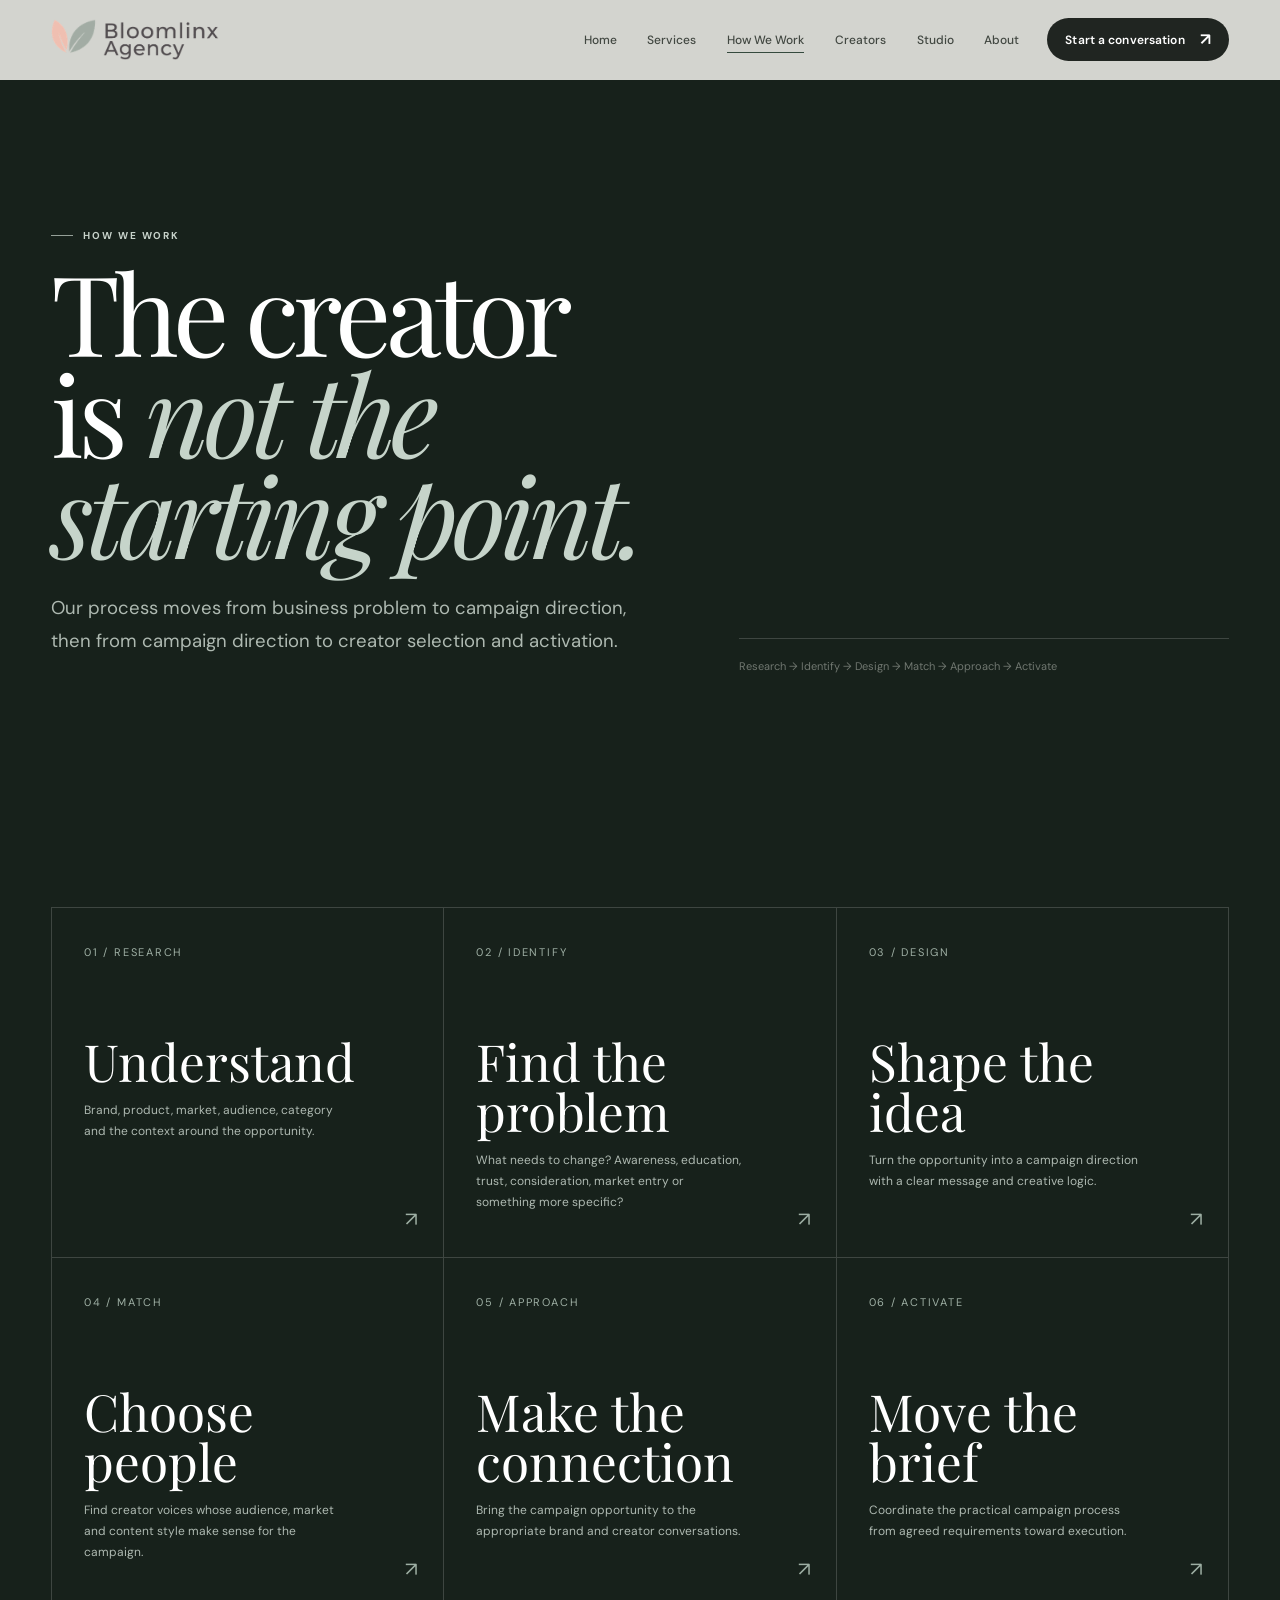
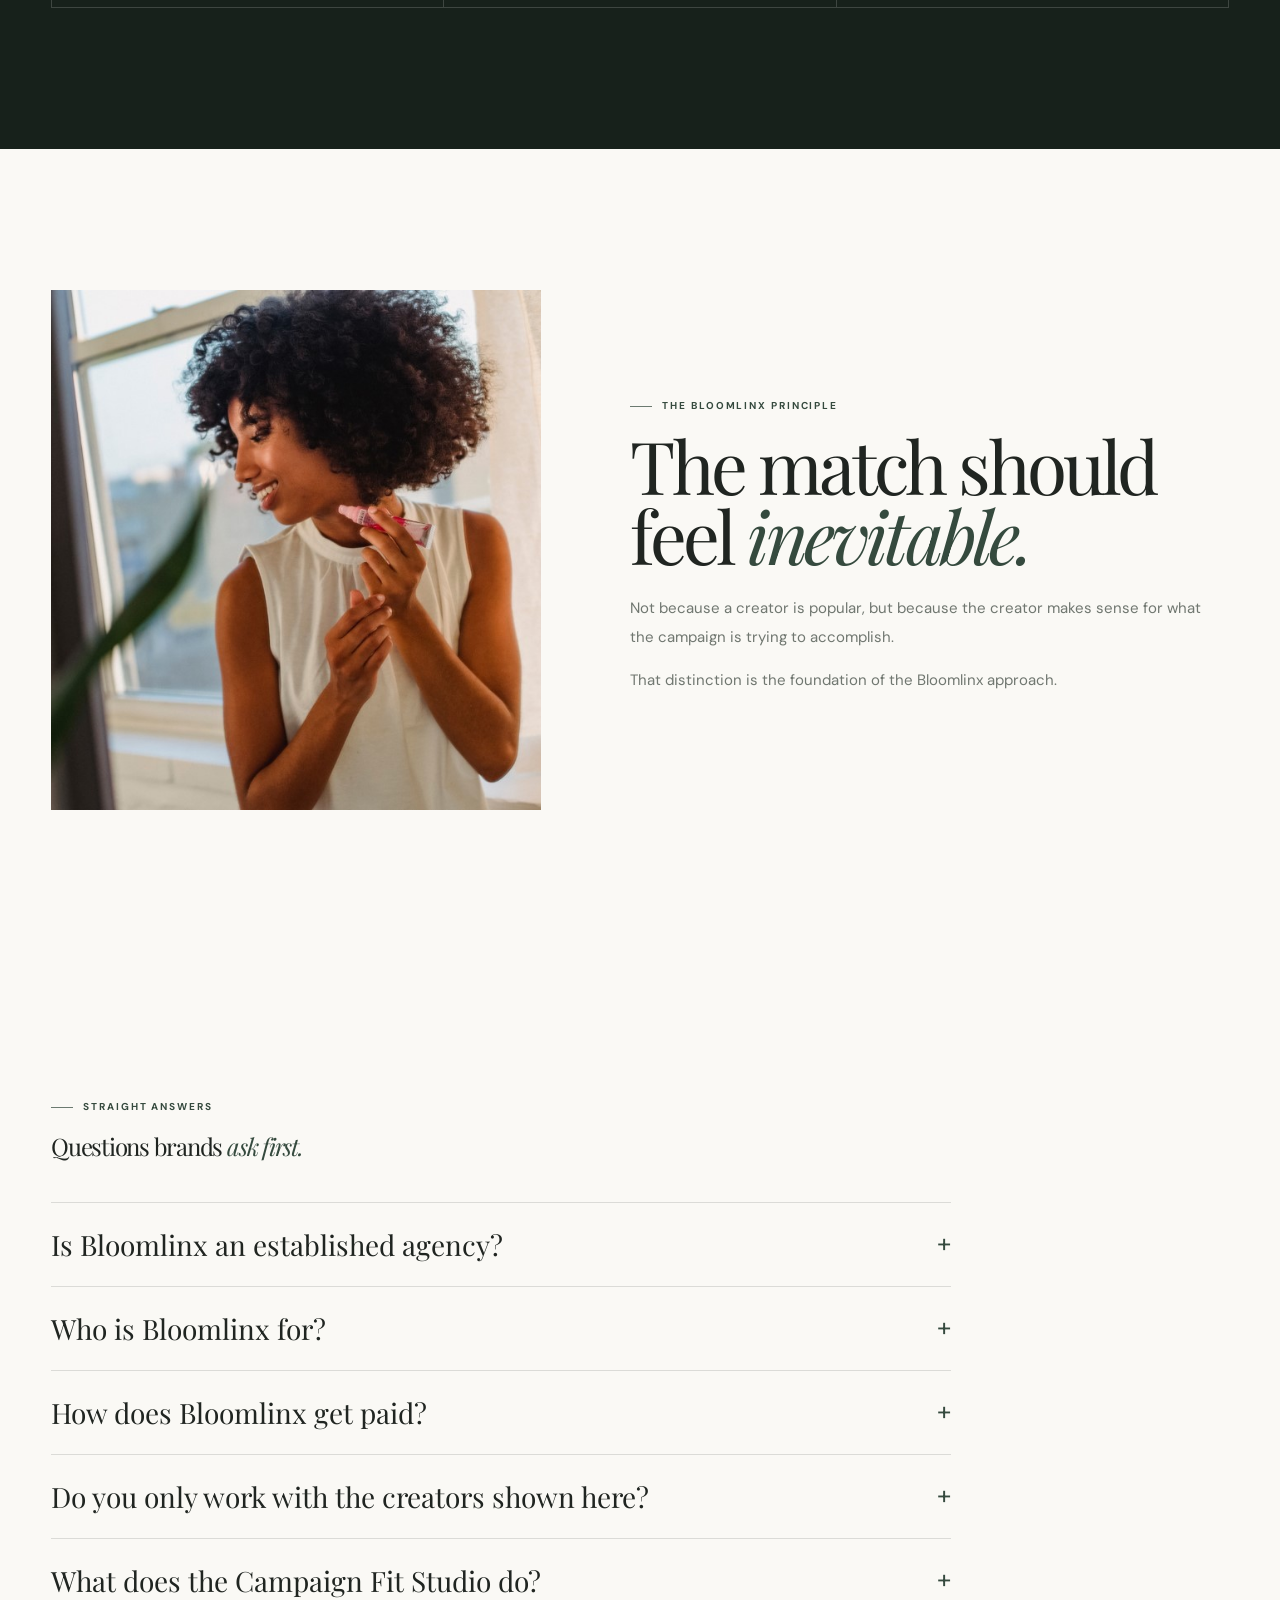
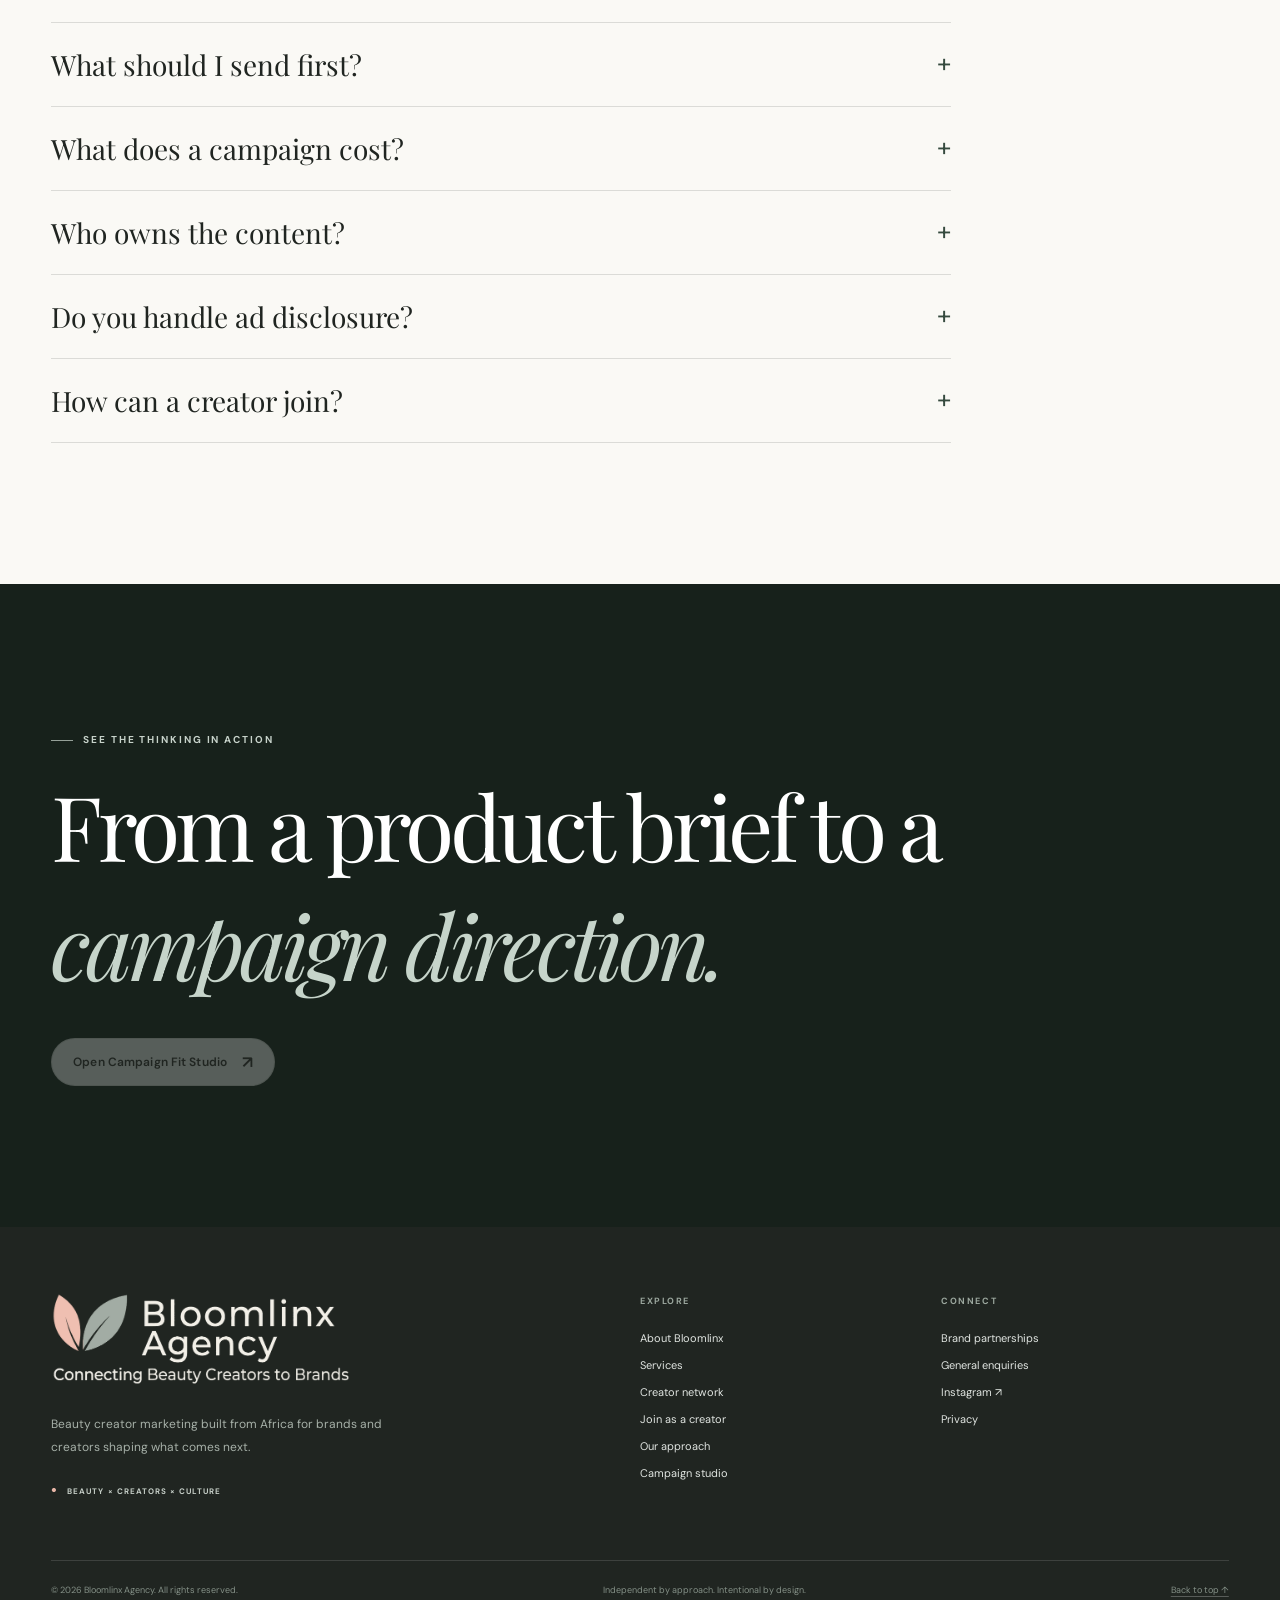
<file: how-we-work.html>
<!DOCTYPE html><html lang="en"><head><meta charset="UTF-8"><meta name="viewport" content="width=device-width, initial-scale=1.0"><meta name="theme-color" content="#f7f5ef"><meta name="color-scheme" content="light"><title>How We Work | Bloomlinx Agency</title><meta name="description" content="The Bloomlinx method: research, identify, design, match, approach and activate."><meta name="author" content="Bloomlinx Agency"><meta name="robots" content="index, follow, max-image-preview:large"><link rel="canonical" href="https://bloomlinxagency.com/how-we-work"><meta property="og:type" content="website"><meta property="og:site_name" content="Bloomlinx Agency"><meta property="og:title" content="How We Work | Bloomlinx Agency"><meta property="og:description" content="The Bloomlinx method: research, identify, design, match, approach and activate."><meta property="og:url" content="https://bloomlinxagency.com/how-we-work"><meta property="og:image" content="https://bloomlinxagency.com/images/og-image.png"><meta name="twitter:card" content="summary_large_image"><meta name="twitter:title" content="How We Work | Bloomlinx Agency"><meta name="twitter:description" content="The Bloomlinx method: research, identify, design, match, approach and activate."><meta name="twitter:image" content="https://bloomlinxagency.com/images/og-image.png"><link rel="icon" type="image/png" href="images/favicon.png"><link rel="apple-touch-icon" href="images/favicon.png"><link rel="preconnect" href="https://fonts.googleapis.com"><link rel="preconnect" href="https://fonts.gstatic.com" crossorigin><link href="https://fonts.googleapis.com/css2?family=DM+Sans:wght@400;500;600;700&family=Playfair+Display:ital,wght@0,400;0,500;0,600;1,400;1,500&display=swap" rel="stylesheet"><script>document.documentElement.classList.add('js');</script><style>
:root {
  --ink: #202521;
  --deep: #17211b;
  --forest: #354a3e;
  --forest-2: #42594b;
  --sage: #8fa195;
  --sage-pale: #dce5de;
  --blush: #e7b6a7;
  --cream: #f3f0e8;
  --paper: #faf9f5;
  --white: #fff;
  --muted: #707770;
  --muted-light: #aeb7b0;
  --line: rgba(32, 37, 33, .14);
  --line-light: rgba(255,255,255,.16);
  --serif: "Playfair Display", Georgia, serif;
  --sans: "DM Sans", Arial, sans-serif;
  --modern: var(--sans);
  --container: 1280px;
  --gutter: clamp(20px, 4vw, 56px);
  --ease: cubic-bezier(.22, 1, .36, 1);
  --shadow-soft: 0 24px 70px rgba(24, 34, 28, .10);
}

*, *::before, *::after { box-sizing: border-box; }
html { scroll-behavior: smooth; scroll-padding-top: 96px; }
body { margin: 0; background: var(--paper); color: var(--ink); font-family: var(--sans); -webkit-font-smoothing: antialiased; overflow-x: clip; }
body.menu-open { overflow: hidden; }
img { display: block; max-width: 100%; }
a { color: inherit; text-decoration: none; }
button, input, select, textarea { font: inherit; }
button, select, a { -webkit-tap-highlight-color: transparent; }
button { color: inherit; }
::selection { color: var(--ink); background: var(--blush); }
:focus-visible { outline: 2px solid var(--forest-2); outline-offset: 4px; }

.sr-only { position: absolute; width: 1px; height: 1px; padding: 0; margin: -1px; overflow: hidden; clip: rect(0, 0, 0, 0); white-space: nowrap; border: 0; }
.skip-link { position: fixed; left: 16px; top: 12px; z-index: 3000; transform: translateY(-150%); background: var(--deep); color: #fff; padding: 12px 16px; border-radius: 3px; }
.skip-link:focus { transform: translateY(0); }
.page-progress { position: fixed; z-index: 2200; inset: 0 auto auto 0; height: 3px; width: 0; background: var(--blush); pointer-events: none; }
.container { width: min(var(--container), calc(100% - (var(--gutter) * 2))); margin-inline: auto; }
.section { padding: clamp(90px, 11vw, 154px) 0; }
.eyebrow { display: inline-flex; align-items: center; gap: 10px; font: 700 10px/1.4 var(--modern); letter-spacing: .19em; text-transform: uppercase; color: var(--forest); }
.eyebrow::before { content: ""; width: 22px; height: 1px; background: currentColor; opacity: .72; }
.eyebrow-light { color: #c4d0c8; }
.serif { font-family: var(--serif); }
.display-title { font-family: var(--serif); font-weight: 400; letter-spacing: -.052em; }
.display-title em { color: var(--forest); font-weight: 400; }
.muted { color: var(--muted); }
.section-intro { max-width: 540px; color: var(--muted); font-size: 14px; line-height: 1.9; }
.rule { height: 1px; background: var(--line); }

/* Header */
.site-header { position: fixed; inset: 0 0 auto; z-index: 1400; padding: 18px 0; border-bottom: 1px solid transparent; background: rgba(250,249,245,.83); backdrop-filter: blur(18px); -webkit-backdrop-filter: blur(18px); transition: padding .35s var(--ease), border-color .35s ease, background .35s ease, box-shadow .35s ease; }
.site-header.scrolled { padding: 10px 0; border-color: var(--line); background: rgba(250,249,245,.95); box-shadow: 0 8px 30px rgba(30,38,31,.035); }
.nav { display: flex; align-items: center; justify-content: space-between; gap: 28px; }
.logo-wrap { display: inline-flex; align-items: center; flex: 0 0 auto; width: 150px; min-height: 38px; }
.logo-wrap img { width: 100%; max-height: 38px; object-fit: contain; object-position: left center; }
.nav-links { display: flex; align-items: center; justify-content: center; gap: clamp(18px, 2.4vw, 34px); margin-left: auto; }
.nav-links a { position: relative; padding: 10px 0; color: #424842; font-size: 12px; font-weight: 500; }
.nav-links a::after { content: ""; position: absolute; left: 0; right: 0; bottom: 5px; height: 1px; background: var(--forest); transform: scaleX(0); transform-origin: right; transition: transform .35s var(--ease); }
.nav-links a:hover::after, .nav-links a[aria-current="location"]::after { transform: scaleX(1); transform-origin: left; }
.nav-cta, .button { display: inline-flex; align-items: center; justify-content: center; gap: 15px; min-height: 48px; padding: 0 21px; border: 1px solid transparent; border-radius: 100px; background: var(--ink); color: #fff; font-size: 12px; font-weight: 600; letter-spacing: .01em; cursor: pointer; transition: background .3s ease, color .3s ease, transform .3s var(--ease), border-color .3s ease, box-shadow .3s ease; }
.nav-cta { min-height: 43px; padding-inline: 17px; white-space: nowrap; }
.nav-cta:hover, .button-dark:hover { background: var(--forest); transform: translateY(-2px); box-shadow: 0 10px 24px rgba(33,54,41,.13); }
.button-light { color: var(--ink); background: rgba(255,255,255,.28); border-color: var(--line); }
.button-light:hover { border-color: var(--forest); color: var(--forest); transform: translateY(-2px); }
.button-arrow { display: inline-block; font-size: 17px; line-height: 1; transition: transform .3s var(--ease); }
a:hover .button-arrow, button:hover .button-arrow { transform: translate(3px,-2px); }
.menu-btn { display: none; width: 44px; height: 44px; border: 1px solid var(--line); border-radius: 50%; background: transparent; align-items: center; justify-content: center; cursor: pointer; position: relative; z-index: 1301; }
.menu-icon, .menu-icon::before, .menu-icon::after { display: block; width: 17px; height: 1.5px; background: var(--ink); content: ""; transition: transform .28s ease, top .28s ease, opacity .2s ease; position: relative; }
.menu-icon::before { position: absolute; top: -5px; }
.menu-icon::after { position: absolute; top: 5px; }
.menu-btn[aria-expanded="true"] .menu-icon { background: transparent; }
.menu-btn[aria-expanded="true"] .menu-icon::before { top: 0; transform: rotate(45deg); }
.menu-btn[aria-expanded="true"] .menu-icon::after { top: 0; transform: rotate(-45deg); }
.mobile-panel { position: fixed; inset: 0; z-index: 1300; display: flex; flex-direction: column; justify-content: center; gap: 6px; padding: 96px var(--gutter) 36px; background: var(--paper); opacity: 0; visibility: hidden; transform: translateY(-10px); transition: opacity .25s ease, transform .35s var(--ease), visibility .25s; }
.mobile-panel.open { opacity: 1; visibility: visible; transform: translateY(0); }
.mobile-panel a { width: fit-content; padding: 8px 0; font: 400 clamp(38px, 9vw, 56px)/1.1 var(--serif); letter-spacing: -.04em; }
.mobile-panel .mobile-panel-note { margin-top: 22px; padding-top: 20px; border-top: 1px solid var(--line); color: var(--muted); font-size: 12px; line-height: 1.7; }

/* Hero */
.hero { position: relative; isolation: isolate; padding: clamp(132px, 15vw, 190px) 0 78px; overflow: hidden; }
.hero::before { content: ""; position: absolute; z-index: -1; right: 4%; top: 110px; width: 120px; height: 1px; background: var(--blush); opacity: .7; }
.hero-grid { display: grid; grid-template-columns: minmax(0, .98fr) minmax(0, 1.02fr); align-items: center; gap: clamp(40px, 7vw, 100px); }
.hero-copy { position: relative; z-index: 2; padding: 20px 0 36px; }
.hero-kicker { display: flex; align-items: center; flex-wrap: wrap; gap: 12px; margin-bottom: 27px; }
.live-dot { width: 7px; height: 7px; border-radius: 50%; background: #79927f; box-shadow: 0 0 0 4px rgba(121,146,127,.13); }
.kicker-text { color: #69726b; font-size: 11px; letter-spacing: .08em; }
.hero-title { max-width: 690px; margin: 0 0 28px; font: 400 clamp(59px, 7.2vw, 104px)/.91 var(--serif); letter-spacing: -.065em; }
.hero-title .line { display: block; }
.hero-title em { display: inline-block; color: var(--forest); font-weight: 400; }
.hero-description { max-width: 510px; margin: 0 0 31px; color: #68716a; font-size: clamp(15px, 1.3vw, 17px); line-height: 1.85; }
.hero-actions { display: flex; flex-wrap: wrap; gap: 11px; }
.hero-proofline { display: flex; align-items: center; flex-wrap: wrap; gap: 13px 20px; margin-top: 42px; color: #6d756e; font: 500 10px/1.5 var(--modern); letter-spacing: .07em; text-transform: uppercase; }
.proof-item { display: inline-flex; align-items: center; gap: 8px; }
.proof-item::before { content: "•"; color: var(--blush); font-size: 13px; }
.hero-visual { position: relative; min-height: clamp(460px, 52vw, 675px); opacity: 1; }
.hero-image-main { position: absolute; right: 2%; top: 0; width: 75%; height: 88%; object-fit: cover; object-position: center; filter: saturate(.84); }
.hero-image-small { position: absolute; left: 0; bottom: 2%; width: 41%; height: 42%; object-fit: cover; object-position: center; border: 10px solid var(--paper); filter: saturate(.82); }
.hero-image-main-wrap { position: absolute; inset: 0; overflow: hidden; }
.hero-caption { position: absolute; z-index: 2; right: 0; bottom: 8%; width: min(250px, 47%); padding: 22px 23px 24px; background: var(--deep); color: #fff; box-shadow: var(--shadow-soft); }
.hero-caption-top { display: flex; align-items: center; justify-content: space-between; gap: 10px; margin-bottom: 19px; color: #aebcb3; font: 700 9px/1.4 var(--modern); letter-spacing: .16em; text-transform: uppercase; }
.hero-caption-mark { color: var(--blush); font-size: 17px; }
.hero-caption strong { display: block; font: 400 clamp(19px, 2vw, 25px)/1.15 var(--serif); }
.hero-caption small { display: block; margin-top: 14px; color: #b7c2bb; font-size: 10px; line-height: 1.6; }
.hero-index { position: absolute; top: 16%; left: 1%; writing-mode: vertical-rl; transform: rotate(180deg); color: #818b82; font: 600 9px/1 var(--modern); letter-spacing: .2em; text-transform: uppercase; }
.image-corner { position: absolute; right: 1%; top: -12px; width: 34px; height: 34px; border-top: 1px solid var(--forest); border-right: 1px solid var(--forest); }


/* Visual story + floating keyword board */
.visual-story { padding: clamp(70px, 9vw, 120px) 0; background: var(--paper); overflow: hidden; }
.visual-story-head { display:flex; justify-content:space-between; align-items:flex-end; gap:35px; margin-bottom:38px; }
.visual-story-title { max-width:780px; margin:22px 0 0; font-size:clamp(48px,6vw,82px); line-height:.94; }
.visual-story-note { max-width:330px; margin:0 0 5px; color:var(--muted); font-size:13px; line-height:1.8; }
.visual-collage { display:grid; grid-template-columns:1.15fr .85fr .72fr; grid-template-rows:260px 220px; gap:12px; }
.story-image { position:relative; overflow:hidden; min-width:0; background:#ddd; }
.story-image img { width:100%; height:100%; object-fit:cover; filter:saturate(.9); transition:transform 1.1s var(--ease), filter .5s ease; }
.story-image:hover img { transform:scale(1.045); filter:saturate(1); }
.story-image.tall { grid-row:1 / span 2; }
.story-image.wide { grid-column:2 / span 2; }
.story-image-label { position:absolute; left:15px; bottom:15px; z-index:2; padding:8px 10px; background:rgba(250,249,245,.9); color:var(--ink); font:700 8px/1.4 var(--modern); letter-spacing:.13em; text-transform:uppercase; }
.keyword-board { position:relative; margin-top:28px; min-height:118px; overflow:hidden; border-top:1px solid var(--line); border-bottom:1px solid var(--line); background:var(--cream); }
.keyword-track { position:absolute; left:0; top:50%; display:flex; align-items:center; gap:13px; width:max-content; transform:translateY(-50%); animation:keyword-slide 30s linear infinite; }
.keyword-board:hover .keyword-track { animation-play-state:paused; }
.keyword-chip { display:inline-flex; align-items:center; gap:9px; padding:15px 19px; border:1px solid rgba(53,74,62,.18); border-radius:3px; background:rgba(250,249,245,.82); color:var(--ink); white-space:nowrap; box-shadow:0 10px 28px rgba(32,37,33,.045); font:600 11px/1 var(--modern); letter-spacing:.06em; text-transform:uppercase; }
.keyword-chip:nth-child(2n) { transform:translateY(-13px) rotate(-1.5deg); }
.keyword-chip:nth-child(3n) { transform:translateY(10px) rotate(1.2deg); background:var(--deep); color:#fff; border-color:rgba(255,255,255,.12); }
.keyword-chip:nth-child(4n) { border-radius:999px; background:var(--blush); border-color:transparent; }
.keyword-dot { width:5px; height:5px; border-radius:50%; background:var(--forest); }
.keyword-chip:nth-child(3n) .keyword-dot { background:var(--blush); }
@keyframes keyword-slide { to { transform:translate(-50%, -50%); } }
.visual-story-mini { display:flex; align-items:center; gap:12px; margin-top:16px; color:#7a827b; font:700 8px/1.5 var(--modern); letter-spacing:.14em; text-transform:uppercase; }
.visual-story-mini::before { content:""; width:30px; height:1px; background:var(--blush); }

/* Agency intro */
.intro { background: var(--cream); }
.intro-grid { display: grid; grid-template-columns: minmax(240px, .72fr) minmax(0, 1.28fr); gap: clamp(50px, 9vw, 130px); }
.intro-title { max-width: 530px; margin: 22px 0 0; font-size: clamp(47px, 5.7vw, 77px); line-height: .99; }
.intro-copy { max-width: 770px; }
.intro-copy p { margin: 0 0 24px; color: #475049; font-size: clamp(17px, 1.7vw, 22px); line-height: 1.72; }
.intro-copy p:first-child { color: var(--ink); font-family: var(--serif); font-size: clamp(23px, 2.35vw, 32px); line-height: 1.4; }
.intro-copy p:last-child { margin-bottom: 0; }
.intro-signature { display: flex; gap: 15px; align-items: center; margin-top: 37px; color: var(--forest); font: 700 10px/1.4 var(--modern); letter-spacing: .15em; text-transform: uppercase; }
.intro-signature::before { content: ""; width: 38px; height: 1px; background: var(--blush); }

/* Strategy */
.strategy { position: relative; overflow: hidden; background: var(--deep); color: #fff; }
.strategy::after { content: ""; position: absolute; right: -240px; bottom: -390px; width: 670px; aspect-ratio: 1; border: 1px solid rgba(255,255,255,.075); border-radius: 50%; box-shadow: 0 0 0 65px rgba(255,255,255,.018), 0 0 0 130px rgba(255,255,255,.013); pointer-events: none; }
.strategy .eyebrow { color: #becbc2; }
.strategy-header { display: flex; justify-content: space-between; align-items: flex-end; gap: 50px; margin-bottom: 75px; position: relative; z-index: 1; }
.strategy-title { max-width: 790px; margin: 23px 0 0; font: 400 clamp(47px, 6.5vw, 86px)/.96 var(--serif); letter-spacing: -.052em; }
.strategy-title em { display: block; color: var(--blush); font-weight: 400; }
.strategy-header p { max-width: 330px; margin: 0 0 8px; color: #b1bdb5; font-size: 13px; line-height: 1.9; }
.strategy-flow { display: grid; grid-template-columns: repeat(5, minmax(0, 1fr)); border-top: 1px solid var(--line-light); border-bottom: 1px solid var(--line-light); position: relative; z-index: 1; }
.flow-item { min-height: 245px; padding: 28px 23px 32px; border-right: 1px solid var(--line-light); transition: background .35s ease; }
.flow-item:first-child { padding-left: 0; }
.flow-item:last-child { border-right: 0; }
.flow-item:hover { background: rgba(255,255,255,.035); }
.flow-number { margin-bottom: 42px; color: var(--blush); font: 400 16px/1 var(--serif); }
.flow-item h3 { margin: 0 0 13px; font: 400 25px/1.1 var(--serif); }
.flow-item p { margin: 0; color: #aebbb3; font-size: 12px; line-height: 1.8; }

/* Services */
.services-header { display: flex; justify-content: space-between; align-items: flex-end; gap: 40px; margin-bottom: 61px; }
.services-title { max-width: 750px; margin: 22px 0 0; font-size: clamp(48px, 6.3vw, 82px); line-height: .96; }
.services-header .section-intro { margin-bottom: 5px; }
.services-grid { display: grid; grid-template-columns: repeat(4, minmax(0, 1fr)); border-top: 1px solid var(--line); border-left: 1px solid var(--line); }
.service-card { position: relative; min-height: 345px; padding: 30px 26px 31px; overflow: hidden; border-right: 1px solid var(--line); border-bottom: 1px solid var(--line); isolation: isolate; transition: color .35s ease, background .35s ease; }
.service-card::before { content: ""; position: absolute; z-index: -1; width: 20px; height: 20px; right: -25px; bottom: -25px; border-radius: 50%; background: var(--sage-pale); transition: width .65s var(--ease), height .65s var(--ease), right .65s var(--ease), bottom .65s var(--ease); }
.service-card:hover::before { width: 420px; height: 420px; right: -185px; bottom: -205px; }
.service-card-head { display: flex; align-items: center; justify-content: space-between; gap: 14px; }
.service-number { color: #7e9584; font: 400 15px/1 var(--serif); }
.service-arrow { display: grid; place-items: center; width: 34px; height: 34px; border: 1px solid var(--line); border-radius: 50%; font-size: 16px; transition: transform .35s var(--ease), background .35s ease; }
.service-card:hover .service-arrow { transform: rotate(45deg); background: rgba(255,255,255,.6); }
.service-card h3 { max-width: 270px; margin: 64px 0 15px; font: 400 clamp(24px, 2.2vw, 30px)/1.08 var(--serif); letter-spacing: -.02em; }
.service-card p { max-width: 290px; margin: 0; color: #6c746e; font-size: 12px; line-height: 1.85; }
.service-tag { display: inline-block; margin-top: 25px; padding-top: 10px; border-top: 1px solid var(--line); color: #7e867f; font: 700 8px/1.4 var(--modern); letter-spacing: .13em; text-transform: uppercase; }

/* Campaign idea / illustrative field note */
.field-note { padding-top: 0; }
.field-note-grid { display: grid; grid-template-columns: 1fr 1fr; min-height: 510px; background: var(--forest); color: #fff; }
.field-note-visual { position: relative; min-height: 480px; overflow: hidden; background: #d8d8cb; }
.field-note-visual img { width: 100%; height: 100%; min-height: 480px; object-fit: cover; filter: saturate(.76); transition: transform 1.1s var(--ease); }
.field-note-grid:hover .field-note-visual img { transform: scale(1.035); }
.field-note-stamp { position: absolute; top: 25px; left: 25px; display: inline-flex; align-items: center; gap: 8px; padding: 10px 13px; background: rgba(250,249,245,.91); color: var(--ink); font: 700 9px/1.3 var(--modern); letter-spacing: .1em; text-transform: uppercase; }
.field-note-content { display: flex; flex-direction: column; justify-content: space-between; padding: clamp(34px, 5vw, 64px); }
.field-note-content .eyebrow { color: #d0dbd3; }
.field-note-content h2 { max-width: 560px; margin: 26px 0 20px; font: 400 clamp(37px, 4.4vw, 58px)/1.02 var(--serif); letter-spacing: -.04em; }
.field-note-content h2 em { color: var(--blush); font-weight: 400; }
.field-note-content p { max-width: 500px; margin: 0; color: #c8d1cb; font-size: 13px; line-height: 1.9; }
.field-note-bottom { display: flex; align-items: flex-end; justify-content: space-between; gap: 20px; margin-top: 40px; padding-top: 20px; border-top: 1px solid rgba(255,255,255,.18); }
.field-note-bottom span { max-width: 250px; color: #c2cdc5; font-size: 10px; line-height: 1.7; }
.field-note-bottom a { display: inline-flex; align-items: center; gap: 9px; white-space: nowrap; font-size: 11px; font-weight: 600; }
.field-note-bottom a:hover { color: var(--blush); }
.disclaimer { display: block; margin-top: 12px; color: var(--muted); font-size: 10px; line-height: 1.7; }

/* Opportunity */
.opportunity { padding-top: clamp(85px, 10vw, 130px); }
.opportunity-grid { display: grid; grid-template-columns: minmax(0, .86fr) minmax(0, 1.14fr); gap: clamp(42px, 7vw, 90px); align-items: start; }
.opportunity-media { position: sticky; top: 115px; }
.opportunity-image { width: 100%; height: clamp(490px, 54vw, 700px); object-fit: cover; object-position: center; filter: saturate(.84); }
.opportunity-image-caption { display: flex; align-items: center; justify-content: space-between; gap: 16px; margin-top: 14px; color: #7c847d; font: 700 9px/1.5 var(--modern); letter-spacing: .13em; text-transform: uppercase; }
.opportunity-copy { padding: 8px 0 0; }
.opportunity-title { margin: 24px 0 30px; font-size: clamp(47px, 5.6vw, 75px); line-height: .99; }
.opportunity-title em { display: block; }
.opportunity-lead { margin: 0 0 25px; color: var(--ink); font: 400 clamp(21px, 2.2vw, 29px)/1.45 var(--serif); }
.opportunity-copy p:not(.opportunity-lead) { margin: 0 0 20px; color: #606961; font-size: 14px; line-height: 1.95; }
.opportunity-pullquote { margin-top: 38px; padding: 24px 0 24px 23px; border-left: 2px solid var(--blush); color: var(--forest); font: italic 400 22px/1.45 var(--serif); }
.opportunity-signoff { display: flex; align-items: center; gap: 12px; margin-top: 28px; color: var(--forest); font: 700 9px/1.5 var(--modern); letter-spacing: .16em; text-transform: uppercase; }
.opportunity-signoff::before { content: ""; height: 1px; width: 28px; background: var(--blush); }

  
.concept { background: var(--cream); }
.concept-grid { display:grid; grid-template-columns:180px minmax(0,1fr); gap:clamp(35px,7vw,90px); align-items:start; }
.concept-label { display:flex; flex-direction:column; gap:20px; }
.concept-no { color:#7f897f; font:700 9px/1.5 var(--modern); letter-spacing:.14em; text-transform:uppercase; }
.concept-copy h2 { max-width:850px; margin:0 0 45px; font-size:clamp(42px,5.3vw,70px); line-height:.98; }
.concept-copy h2 em { color:var(--forest); font-weight:400; }
.concept-columns { display:grid; grid-template-columns:1fr 1fr; gap:30px; padding-top:22px; border-top:1px solid var(--line); }
.concept-columns strong { display:block; margin-bottom:10px; font:400 23px/1.2 var(--serif); }
.concept-columns p { max-width:430px; margin:0; color:var(--muted); font-size:12px; line-height:1.85; }

/* Creator network */
.network-intro { display:grid; grid-template-columns:180px minmax(0,1fr); gap:25px; align-items:start; margin:0 0 26px; padding:18px 0; border-top:1px solid var(--line); border-bottom:1px solid var(--line); color:var(--muted); font-size:11px; line-height:1.8; }
.network-intro > span:first-child { color:var(--forest); font:700 9px/1.5 var(--modern); letter-spacing:.16em; text-transform:uppercase; }
.opportunity-map { min-height:clamp(490px,54vw,700px); display:flex; flex-direction:column; justify-content:center; gap:0; padding:clamp(28px,4vw,55px); background:var(--deep); color:#fff; }
.opportunity-map span { display:block; padding:18px 0; font:400 clamp(30px,4vw,54px)/1 var(--serif); border-bottom:1px solid rgba(255,255,255,.14); }
.opportunity-map span:first-child { color:var(--blush); }
.opportunity-map i { display:block; width:1px; height:20px; margin-left:15px; background:var(--blush); opacity:.8; }
.creator-art.art-oreva { --art-bg:#d7dfd6; }

.network { background: var(--paper); }
.network-header { display: grid; grid-template-columns: minmax(0, 1.05fr) minmax(260px, .75fr); align-items: end; gap: clamp(35px, 7vw, 90px); margin-bottom: 48px; }
.network-title { margin: 22px 0 0; font-size: clamp(52px, 6.7vw, 88px); line-height: .93; }
.network-description { max-width: 440px; margin: 0 0 6px; color: var(--muted); font-size: 14px; line-height: 1.9; }
.creator-grid { display: grid; grid-template-columns: repeat(3, minmax(0, 1fr)); gap: 16px; align-items: stretch; }
.creator-card { min-width: 0; display: flex; flex-direction: column; background: #fff; border: 1px solid rgba(32,37,33,.09); transition: transform .4s var(--ease), box-shadow .4s ease, border-color .3s ease; }
.creator-card:hover { transform: translateY(-5px); border-color: rgba(53,74,62,.25); box-shadow: var(--shadow-soft); }
.creator-card[hidden] { display: none !important; }
.creator-art { position: relative; display: grid; place-items: center; min-height: 220px; overflow: hidden; isolation: isolate; background: var(--art-bg, #e6e3d8); }
.creator-art::before, .creator-art::after { content: ""; position: absolute; z-index: -1; border: 1px solid rgba(44,60,49,.22); border-radius: 50%; }
.creator-art::before { width: 170px; aspect-ratio: 1; transform: translate(-20px, 10px); box-shadow: 0 0 0 28px rgba(255,255,255,.09), 0 0 0 56px rgba(255,255,255,.07); }
.creator-art::after { width: 105px; aspect-ratio: 1; transform: translate(-20px, 10px); background: rgba(255,255,255,.15); }
.creator-art.art-julia { --art-bg: #deded1; }
.creator-art.art-lora { --art-bg: #ead2c8; }
.creator-art.art-alaric { --art-bg: #d8dfd7; }
.creator-art.art-diya { --art-bg: #e6dfd2; }
.creator-art.art-mimi { --art-bg: #dcd5e0; }
.creator-initials { font: 400 56px/1 var(--serif); letter-spacing: -.08em; color: var(--forest); }
.creator-art-label { position: absolute; top: 15px; left: 15px; color: #47534a; font: 700 8px/1.4 var(--modern); letter-spacing: .15em; text-transform: uppercase; }
.creator-art-index { position: absolute; right: 15px; bottom: 15px; color: #47534a; font: 400 13px/1 var(--serif); }
.creator-card-body { display: flex; flex: 1; flex-direction: column; padding: 24px 23px 22px; }
.creator-platform { display: flex; align-items: center; justify-content: space-between; gap: 8px; color: #7b847d; font: 700 8px/1.4 var(--modern); letter-spacing: .12em; text-transform: uppercase; }
.creator-platform .creator-category { padding: 5px 8px; border-radius: 100px; background: var(--cream); color: var(--forest); }
.creator-name { margin: 20px 0 4px; font: 400 29px/1.1 var(--serif); letter-spacing: -.025em; }
.creator-handle { color: var(--forest); font-size: 11px; }
.creator-metrics { display: grid; grid-template-columns: 1fr 1fr; margin: 24px 0 20px; border-top: 1px solid var(--line); border-bottom: 1px solid var(--line); }
.creator-metric { min-width: 0; padding: 14px 7px 13px 0; }
.creator-metric + .creator-metric { padding-left: 15px; border-left: 1px solid var(--line); }
.creator-metric strong { display: block; overflow-wrap: anywhere; font: 400 20px/1.2 var(--serif); }
.creator-metric span { display: block; margin-top: 5px; color: #7a827b; font-size: 9px; }
.creator-card-foot { display: flex; align-items: center; justify-content: space-between; gap: 12px; margin-top: auto; padding-top: 5px; }
.creator-link { display: inline-flex; align-items: center; gap: 8px; color: var(--ink); font-size: 11px; font-weight: 600; }
.creator-link:hover { color: var(--forest); }
.creator-link span { transition: transform .3s var(--ease); }
.creator-link:hover span { transform: translate(3px,-2px); }
.network-note { display: flex; align-items: flex-start; gap: 10px; margin-top: 22px; color: #737b74; font-size: 10px; line-height: 1.8; }
.network-note::before { content: "i"; display: grid; flex: 0 0 17px; place-items: center; width: 17px; height: 17px; border: 1px solid #aab2ab; border-radius: 50%; font: italic 11px/1 var(--serif); }
.network-cta { display: flex; justify-content: space-between; align-items: center; gap: 25px; margin-top: 43px; padding: 25px 0 0; border-top: 1px solid var(--line); }
.network-cta p { max-width: 520px; margin: 0; color: var(--muted); font-size: 13px; line-height: 1.8; }

/* Difference */
.difference { background: var(--cream); }
.difference-grid { display: grid; grid-template-columns: minmax(260px, .8fr) minmax(0, 1.2fr); gap: clamp(55px, 9vw, 125px); }
.difference-title { max-width: 550px; margin: 22px 0 0; font-size: clamp(51px, 6.4vw, 82px); line-height: .94; }
.difference-copy { max-width: 720px; }
.difference-copy > p { margin: 0 0 46px; color: #485048; font: 400 clamp(19px, 2vw, 24px)/1.65 var(--serif); }
.principles { border-top: 1px solid var(--line); }
.principle { display: grid; grid-template-columns: 43px minmax(0,1fr); gap: 20px; padding: 24px 0; border-bottom: 1px solid var(--line); }
.principle-number { padding-top: 4px; color: #879889; font: 400 15px/1 var(--serif); }
.principle h4 { margin: 0 0 7px; font: 400 24px/1.2 var(--serif); }
.principle p { max-width: 540px; margin: 0; color: var(--muted); font-size: 12px; line-height: 1.8; }

/* Campaign studio */
.studio { background: #ebe9e0; }
.studio-grid { display: grid; grid-template-columns: minmax(0, .82fr) minmax(0, 1.18fr); gap: clamp(45px, 8vw, 110px); align-items: start; }
.studio-copy { position: sticky; top: 120px; }
.studio-title { margin: 22px 0 23px; font-size: clamp(48px, 5.8vw, 76px); line-height: .96; }
 .studio-copy > p { max-width: 470px; margin: 0; color: #687168; font-size: 14px; line-height: 1.9; }
.studio-points { display: grid; gap: 0; margin-top: 32px; border-top: 1px solid rgba(53,74,62,.16); }
.studio-point { display: grid; grid-template-columns: 38px minmax(0,1fr); align-items: start; gap: 13px; padding: 18px 0; border-bottom: 1px solid rgba(53,74,62,.16); color: #4f5b51; }
.studio-point-mark { display: grid; place-items: center; width: 34px; height: 34px; border: 1px solid rgba(53,74,62,.2); border-radius: 50%; color: var(--forest); font-size: 13px; transition: background .3s ease, color .3s ease, transform .3s var(--ease); }
.studio-point:hover .studio-point-mark { background: var(--forest); color: #fff; transform: rotate(-8deg); }
.studio-point strong { display: block; margin: 0 0 4px; color: var(--ink); font: 400 19px/1.25 var(--serif); }
.studio-point small { display: block; max-width: 380px; color: #737b73; font-size: 11px; line-height: 1.75; }
.studio-assurance { display: flex; align-items: center; gap: 10px; margin-top: 23px; color: #697369; font-size: 10px; line-height: 1.65; }
.studio-assurance svg { flex: 0 0 17px; color: var(--forest); }
.studio-panel { padding: clamp(24px, 3.5vw, 43px); background: var(--paper); border: 1px solid rgba(32,37,33,.08); box-shadow: 0 20px 55px rgba(35,43,35,.055); }
.studio-panel-head { display: flex; justify-content: space-between; align-items: flex-start; gap: 18px; margin-bottom: 30px; padding-bottom: 21px; border-bottom: 1px solid var(--line); }
.studio-panel-head h3 { margin: 0; font: 400 28px/1.1 var(--serif); }
.studio-panel-head p { margin: 8px 0 0; color: var(--muted); font-size: 11px; line-height: 1.7; }
.studio-step { color: #7a857c; font: 700 8px/1.5 var(--modern); letter-spacing: .14em; white-space: nowrap; }
.brief-form { display: grid; grid-template-columns: repeat(2, minmax(0,1fr)); gap: 19px 16px; }
.form-field { display: grid; gap: 8px; min-width: 0; }
.form-field.full { grid-column: 1 / -1; }
.form-field label { color: #4d564e; font: 700 9px/1.5 var(--modern); letter-spacing: .12em; text-transform: uppercase; }
.form-field select, .form-field textarea, .form-field input { width: 100%; min-height: 47px; padding: 12px 13px; border: 1px solid #d9ddd5; border-radius: 2px; background: #fff; color: var(--ink); font-size: 12px; outline-offset: 3px; }
.form-field select { cursor: pointer; }
.form-field textarea { min-height: 84px; resize: vertical; line-height: 1.7; }
.form-field select:focus, .form-field textarea:focus, .form-field input:focus { border-color: var(--forest); outline: 1px solid var(--forest); }
.form-helper { margin: -3px 0 0; color: #828a82; font-size: 10px; line-height: 1.7; }
.form-submit-row { grid-column: 1 / -1; display: flex; align-items: center; justify-content: space-between; gap: 18px; padding-top: 4px; }
.form-submit-row p { max-width: 190px; margin: 0; color: #7d857e; font-size: 9px; line-height: 1.7; }
.form-submit-row .button { flex: 0 0 auto; }
.brief-preview { margin-top: 24px; padding: 22px; border: 1px solid rgba(53,74,62,.22); background: #f2f3ed; }
.brief-preview[hidden] { display: none; }
.preview-label { color: var(--forest); font: 700 8px/1.5 var(--modern); letter-spacing: .15em; text-transform: uppercase; }
.brief-preview h4 { margin: 10px 0 10px; font: 400 25px/1.2 var(--serif); }
.brief-preview p { margin: 0; color: #606961; font-size: 11px; line-height: 1.85; overflow-wrap: anywhere; white-space: pre-line; }
.preview-actions { display: flex; flex-wrap: wrap; gap: 10px; margin-top: 17px; }
.preview-actions .button { min-height: 40px; padding-inline: 14px; font-size: 10px; }
.copy-status { min-height: 16px; margin-top: 11px !important; color: var(--forest) !important; font-size: 10px !important; }
.brief-insight { display: grid; grid-template-columns: minmax(0,1fr) auto; gap: 18px; align-items: center; margin-top: 18px; padding: 17px 0 0; border-top: 1px solid rgba(53,74,62,.16); }
.brief-insight-label { display: block; margin-bottom: 5px; color: #6d776e; font: 700 8px/1.5 var(--modern); letter-spacing: .14em; text-transform: uppercase; }
.brief-insight-title { display: block; color: var(--ink); font: 400 20px/1.2 var(--serif); }
.brief-insight-note { display: block; max-width: 390px; margin-top: 5px; color: #737b73; font-size: 10px; line-height: 1.7; }
.brief-score { display: grid; place-items: center; width: 57px; height: 57px; border: 1px solid rgba(53,74,62,.3); border-radius: 50%; color: var(--forest); font: 400 17px/1 var(--serif); }
.brief-score small { display: block; margin-top: -10px; color: #788278; font: 700 7px/1 var(--modern); letter-spacing: .1em; }
.preview-actions .button { cursor: pointer; }
@media (max-width: 600px) { .brief-insight { gap: 10px; } .brief-score { width: 51px; height: 51px; } }

  /* Contact */
.contact { padding: clamp(100px, 12vw, 155px) 0; }
.contact-grid { display: grid; grid-template-columns: minmax(0, 1.1fr) minmax(280px, .7fr); gap: clamp(50px, 9vw, 120px); align-items: end; }
.contact-title { margin: 23px 0 0; font-size: clamp(60px, 8vw, 110px); line-height: .87; }
.contact-title em { display: block; color: var(--forest); font-weight: 400; }
.contact-right { max-width: 440px; }
.contact-right > p { margin: 0 0 24px; color: var(--muted); font-size: 14px; line-height: 1.9; }
.contact-link { display: flex; align-items: center; justify-content: space-between; gap: 18px; padding: 17px 0; border-bottom: 1px solid var(--line); font-size: 12px; transition: padding .3s var(--ease), color .3s ease; }
.contact-link:first-child { border-top: 1px solid var(--line); }
.contact-link:hover { padding-left: 7px; color: var(--forest); }
.contact-link span:last-child { color: #87958a; font-size: 17px; }
.contact-smallprint { margin-top: 19px; color: #848b84; font-size: 10px; line-height: 1.7; }

/* Footer */
.site-footer { padding: 65px 0 26px; background: var(--ink); color: #fff; }
.footer-top { display: grid; grid-template-columns: minmax(0, 1.3fr) minmax(130px, .6fr) minmax(150px, .7fr); gap: 55px; padding-bottom: 58px; }
.footer-brand-logo { display: inline-flex; align-items: center; width: 150px; padding: 8px 10px; border-radius: 4px; background: #fff; }
.footer-brand-logo img { width: 100%; max-height: 36px; object-fit: contain; }
.footer-brand p { max-width: 340px; margin: 22px 0 0; color: #a6b0a8; font-size: 12px; line-height: 1.9; }
.footer-mark { display: flex; align-items: center; gap: 9px; margin-top: 21px; color: #c5cec7; font: 700 8px/1.5 var(--modern); letter-spacing: .13em; text-transform: uppercase; }
.footer-mark span { color: var(--blush); font-size: 15px; }
.footer-column h3 { margin: 3px 0 22px; color: #9ba79e; font: 700 9px/1.5 var(--modern); letter-spacing: .17em; text-transform: uppercase; }
.footer-column a { display: block; width: fit-content; margin-bottom: 13px; color: #e0e5e1; font-size: 11px; transition: color .2s ease; }
.footer-column a:hover { color: var(--blush); }
.footer-bottom { display: flex; justify-content: space-between; align-items: center; gap: 20px; padding-top: 22px; border-top: 1px solid rgba(255,255,255,.13); color: #849087; font-size: 9px; line-height: 1.7; }
.footer-bottom a { text-decoration: underline; text-decoration-color: rgba(255,255,255,.25); text-underline-offset: 3px; }

/* Reveal animation: enabled only when JS runs */
.js .reveal { opacity: 0; transform: translate3d(0, 22px, 0); transition: opacity .8s var(--ease), transform .9s var(--ease); transition-delay: var(--delay, 0ms); }
.js .reveal.is-visible { opacity: 1; transform: translate3d(0,0,0); }
.js .reveal-image { clip-path: inset(0 0 0 0); }
.js .image-mask { overflow: hidden; }
.js .image-mask img { transform: scale(1.045); transition: transform 1.4s var(--ease); }
.js .image-mask.is-visible img { transform: scale(1); }
.hero-copy .hero-kicker, .hero-copy .hero-title, .hero-copy .hero-description, .hero-copy .hero-actions, .hero-copy .hero-proofline { animation: hero-enter .85s var(--ease) both; }
.hero-copy .hero-title { animation-delay: .08s; }
.hero-copy .hero-description { animation-delay: .16s; }
.hero-copy .hero-actions { animation-delay: .23s; }
.hero-copy .hero-proofline { animation-delay: .31s; }
.hero-visual { animation: hero-visual-enter 1.15s var(--ease) .12s both; }
@keyframes hero-enter { from { opacity: 0; transform: translateY(18px); } to { opacity: 1; transform: translateY(0); } }
@keyframes hero-visual-enter { from { opacity: 0; transform: translateY(17px) scale(.99); } to { opacity: 1; transform: translateY(0) scale(1); } }

/* Responsive */
@media (max-width: 1120px) {
  .nav-links { gap: 18px; }
  .logo-wrap { width: 137px; }
  .nav-cta { padding-inline: 14px; }
  .strategy-flow { grid-template-columns: repeat(3, minmax(0,1fr)); }
  .flow-item:nth-child(3) { border-right: 0; }
  .flow-item:nth-child(n+4) { border-top: 1px solid var(--line-light); }
  .services-grid { grid-template-columns: repeat(2, minmax(0,1fr)); }
  .service-card { min-height: 300px; }
  .creator-grid { grid-template-columns: repeat(2, minmax(0,1fr)); }
  .creator-art { min-height: 190px; }
}
@media (max-width: 850px) {
  .visual-story-head { display:block; }
  .visual-story-note { margin-top:22px; max-width:600px; }
  .visual-collage { grid-template-columns:1fr 1fr; grid-template-rows:260px 220px 220px; }
  .story-image.tall { grid-row:1 / span 2; }
  .story-image.wide { grid-column:1 / -1; grid-row:3; }
}
@media (max-width: 600px) {
  .visual-story { padding:72px 0 0; }
  .visual-story-title { font-size:clamp(44px,11.5vw,62px); }
  .visual-collage { grid-template-columns:1fr; grid-template-rows:300px 220px 220px 220px; gap:9px; }
  .story-image.tall, .story-image.wide { grid-column:auto; grid-row:auto; }
  .keyword-board { min-height:105px; }
  .keyword-chip { padding:13px 16px; font-size:9px; }
}
@media (max-width: 850px) {
  :root { --gutter: 28px; }
  .site-header { padding: 13px 0; }
  .nav-links, .nav > .nav-cta { display: none; }
  .menu-btn { display: inline-flex; }
  .hero { padding-top: 125px; }
  .hero-grid { grid-template-columns: 1fr; gap: 28px; }
  .hero-copy { padding: 10px 0 0; }
  .hero-title { max-width: 780px; font-size: clamp(68px, 11vw, 100px); }
  .hero-description { max-width: 620px; }
  .hero-visual { width: min(100%, 700px); min-height: clamp(430px, 77vw, 620px); margin-left: auto; }
  .hero-image-main { width: 76%; height: 91%; }
  .hero-image-small { height: 42%; }
  .hero-caption { bottom: 5%; }
  .intro-grid, .difference-grid, .studio-grid { grid-template-columns: 1fr; }
  .intro-grid, .difference-grid { gap: 42px; }
  .intro-title { max-width: 640px; }
  .strategy-header, .services-header, .process-header { display: block; }
  .strategy-header p, .services-header .section-intro, .process-header .section-intro { margin-top: 25px; }
  .field-note-grid { grid-template-columns: 1fr; }
  .field-note-visual, .field-note-visual img { min-height: 360px; max-height: 520px; }
  .field-note-content { min-height: 430px; }
  .opportunity-grid { grid-template-columns: .78fr 1.22fr; gap: 32px; }
  .opportunity-media { position: static; }
  .opportunity-image { height: 520px; }
  .network-header { grid-template-columns: 1fr; gap: 25px; }
  .studio-copy { position: static; }
  .studio-grid { gap: 40px; }
  .contact-grid { grid-template-columns: 1fr; gap: 45px; }
  .contact-right { max-width: 600px; }
}
@media (max-width: 600px) {
  :root { --gutter: 20px; }
  html { scroll-padding-top: 78px; }
  .section { padding: 84px 0; }
  .logo-wrap { width: 128px; min-height: 33px; }
  .logo-wrap img { max-height: 33px; }
  .hero { padding: 112px 0 47px; }
  .hero-kicker { margin-bottom: 23px; }
  .kicker-text { font-size: 9px; }
  .hero-title { font-size: clamp(56px, 14vw, 78px); line-height: .94; margin-bottom: 23px; }
  .hero-description { font-size: 14px; line-height: 1.85; margin-bottom: 25px; }
  .hero-actions { align-items: stretch; flex-direction: column; max-width: 290px; }
  .hero-actions .button { justify-content: space-between; padding-inline: 19px; }
  .hero-proofline { gap: 10px 14px; margin-top: 28px; font-size: 8px; }
  .hero-visual { min-height: 390px; margin-top: 2px; }
  .hero-image-main { right: 0; width: 78%; height: 88%; }
  .hero-image-small { width: 43%; height: 42%; bottom: 0; border-width: 7px; }
  .hero-caption { right: 0; bottom: 4%; width: 48%; padding: 14px; }
  .hero-caption-top { margin-bottom: 11px; font-size: 7px; }
  .hero-caption strong { font-size: 18px; }
  .hero-caption small { margin-top: 9px; font-size: 9px; }
  .hero-index { top: 13%; font-size: 7px; }
  .marquee { padding: 16px 0; }
  .marquee span { font-size: 16px; }
  .intro-title, .services-title, .difference-title, .studio-title { font-size: clamp(46px, 12vw, 63px); }
  .intro-copy p { font-size: 16px; }
  .intro-copy p:first-child { font-size: 23px; }
  .strategy-header { margin-bottom: 43px; }
  .strategy-title { font-size: clamp(45px, 11vw, 60px); }
  .strategy-header p { font-size: 12px; }
  .strategy-flow { grid-template-columns: 1fr; }
  .flow-item, .flow-item:first-child { min-height: 0; padding: 23px 0 27px; border-right: 0; border-top: 1px solid var(--line-light); }
  .flow-item:first-child { border-top: 0; }
  .flow-number { margin-bottom: 23px; }
  .flow-item p { max-width: 390px; }
  .services-header { margin-bottom: 40px; }
  .services-grid { grid-template-columns: 1fr; }
  .service-card { min-height: 265px; padding: 25px; }
  .service-card h3 { margin-top: 47px; font-size: 29px; }
  .field-note { padding-top: 0; }
  .field-note-visual, .field-note-visual img { min-height: 300px; }
  .field-note-content { min-height: 430px; padding: 30px 25px; }
  .field-note-content h2 { font-size: 42px; }
  .field-note-bottom { align-items: flex-start; flex-direction: column; }
  .opportunity { padding-top: 80px; }
  .opportunity-grid { grid-template-columns: 1fr; gap: 35px; }
  .opportunity-image { height: 390px; }
  .opportunity-title { font-size: clamp(47px, 12vw, 62px); }
  .opportunity-copy p:not(.opportunity-lead) { font-size: 13px; }
  .opportunity-pullquote { font-size: 20px; }
  .audience-header { margin-bottom: 42px; }
  .audience-title { font-size: clamp(45px, 11vw, 61px); }
  .audience-grid { grid-template-columns: 1fr; }
  .audience-card { min-height: 510px; padding: 30px 25px; }
  .audience-card h3 { font-size: 45px; margin-top: 34px; }
  .network-title { font-size: clamp(52px, 13vw, 70px); }
  .network-intro { grid-template-columns: 1fr; gap: 8px; }
  .creator-grid { grid-template-columns: 1fr; gap: 13px; }
  .creator-art { min-height: 190px; }
  .creator-card-body { padding: 23px; }
  .network-cta { align-items: flex-start; flex-direction: column; }
  .difference-copy > p { font-size: 20px; margin-bottom: 35px; }
  .principle { grid-template-columns: 27px minmax(0,1fr); gap: 14px; padding: 21px 0; }
  .principle h4 { font-size: 22px; }
  .studio-title { font-size: clamp(47px, 12vw, 62px); }
  .studio-panel { padding: 23px 18px; }
  .studio-panel-head { gap: 8px; }
  .studio-panel-head h3 { font-size: 25px; }
  .brief-form { grid-template-columns: 1fr; gap: 15px; }
  .form-field.full, .form-submit-row { grid-column: auto; }
  .form-submit-row { align-items: flex-start; flex-direction: column; }
  .form-submit-row p { max-width: 100%; }
  .form-submit-row .button { width: 100%; }
  .preview-actions .button { flex: 1 1 auto; }
  .process-header { margin-bottom: 44px; }
  .process-title { font-size: clamp(47px, 11.5vw, 62px); }
  .process-row { grid-template-columns: 1fr; }
  .process-item, .process-item:last-child { min-height: 0; margin: 0; padding: 24px 0 26px; border-right: 0; border-top: 1px solid var(--line); }
  .process-item:first-child { border-top: 0; }
  .process-num { margin-bottom: 25px; }
  .process-item p { max-width: 390px; }
  .manifesto { padding: 110px 0; }
  .manifesto h2 { font-size: clamp(47px, 12vw, 67px); }
  .manifesto p { font-size: 12px; }
  .contact-title { font-size: clamp(59px, 14vw, 79px); }
  .contact-grid { gap: 38px; }
  .footer-top { grid-template-columns: 1fr 1fr; gap: 35px 24px; padding-bottom: 42px; }
  .footer-brand { grid-column: 1 / -1; }
  .concept-grid { grid-template-columns: 1fr; gap: 28px; }
  .concept-columns { grid-template-columns: 1fr; gap: 22px; }
  .footer-bottom { align-items: flex-start; flex-direction: column; gap: 9px; }
}
@media (max-width: 360px) {
  .hero-title { font-size: 53px; }
  .hero-visual { min-height: 345px; }
  .hero-caption { width: 52%; }
  .creator-metric strong { font-size: 18px; }
  .footer-top { grid-template-columns: 1fr; }
  .footer-brand { grid-column: auto; }
}
@media (prefers-reduced-motion: reduce) {
  html { scroll-behavior: auto; }
  *, *::before, *::after { animation-duration: .01ms !important; animation-iteration-count: 1 !important; scroll-behavior: auto !important; transition-duration: .01ms !important; }
  .js .reveal { opacity: 1 !important; transform: none !important; }
  .marquee-track { animation: none !important; }
}
@media print {
  .site-header, .studio, .menu-btn, .nav-cta { display: none !important; }
  body { background: #fff; color: #000; }
  .section { padding: 35px 0; }
  .js .reveal { opacity: 1; transform: none; }
}

/* Multi-page Bloomlinx system */
.page-hero { padding: clamp(150px, 18vw, 220px) 0 90px; background: var(--paper); }
.page-hero-grid { display:grid; grid-template-columns:minmax(0,1fr) minmax(300px,.82fr); gap:clamp(40px,7vw,110px); align-items:end; }
.page-hero h1 { font-size:clamp(62px,8.7vw,128px); line-height:.91; margin:18px 0 28px; }
.page-hero p { max-width:610px; font-size:clamp(16px,1.45vw,20px); line-height:1.75; color:var(--muted); }
.page-hero-meta { border-top:1px solid var(--line); padding-top:18px; color:var(--muted); font-size:11px; line-height:1.7; }
.editorial-dark { background:var(--deep); color:#fff; }
.editorial-dark .eyebrow { color:#c7d2ca; }
.editorial-dark .display-title em { color:#c6d4ca; }
.editorial-dark .section-intro,.editorial-dark .muted { color:#aeb9b1; }
.split-feature { display:grid; grid-template-columns:minmax(0,.9fr) minmax(0,1.1fr); gap:clamp(36px,7vw,100px); align-items:center; }
.split-feature.reverse { grid-template-columns:minmax(0,1.1fr) minmax(0,.9fr); }
.feature-image { overflow:hidden; min-height:520px; background:#e7e3da; }
.feature-image img { width:100%; height:100%; min-height:520px; object-fit:cover; transition:transform 1s var(--ease); }
.feature-image:hover img { transform:scale(1.025); }
.feature-copy h2 { font-size:clamp(44px,5.7vw,78px); line-height:.96; margin:17px 0 24px; }
.feature-copy p { max-width:590px; color:var(--muted); font-size:15px; line-height:1.9; }
.feature-list { margin-top:34px; border-top:1px solid var(--line); }
.feature-list article { display:grid; grid-template-columns:70px 1fr; gap:18px; padding:25px 0; border-bottom:1px solid var(--line); }
.feature-list strong { display:block; font:500 22px/1.2 var(--serif); margin-bottom:7px; }
.feature-list p { margin:0; font-size:12px; line-height:1.75; }
.index-no { color:var(--sage); font-size:11px; letter-spacing:.14em; }
.service-stack { border-top:1px solid var(--line); }
.service-row { display:grid; grid-template-columns:80px minmax(220px,.8fr) minmax(300px,1.2fr); gap:35px; padding:44px 0; border-bottom:1px solid var(--line); align-items:start; }
.service-row h3 { font:400 clamp(34px,4vw,57px)/1 var(--serif); margin:0; letter-spacing:-.035em; }
.service-row p { color:var(--muted); line-height:1.85; margin:0; max-width:570px; font-size:14px; }
.service-tag { margin-top:12px; font-size:10px; letter-spacing:.14em; text-transform:uppercase; color:var(--forest); }
.flow { display:grid; grid-template-columns:repeat(3,1fr); border-top:1px solid rgba(255,255,255,.17); border-left:1px solid rgba(255,255,255,.17); }
.flow-step { min-height:290px; padding:32px; border-right:1px solid rgba(255,255,255,.17); border-bottom:1px solid rgba(255,255,255,.17); position:relative; }
.flow-step .num { font-size:11px; color:#9eafa4; letter-spacing:.16em; }
.flow-step h3 { font:400 clamp(32px,4vw,53px)/.98 var(--serif); margin:75px 0 14px; }
.flow-step p { color:#aeb9b1; font-size:12px; line-height:1.75; max-width:270px; }
.flow-step::after { content:'↗'; position:absolute; right:25px; bottom:25px; color:#9eafa4; font-size:20px; transition:transform .3s var(--ease); }
.flow-step:hover::after { transform:translate(4px,-4px); }
.network-intro { display:grid; grid-template-columns:1fr .75fr; gap:60px; align-items:end; }
.network-intro h2 { font-size:clamp(52px,7vw,96px); line-height:.92; margin:18px 0 0; }
.network-note { color:var(--muted); font-size:14px; line-height:1.8; max-width:420px; }
.talent-grid { display:grid; grid-template-columns:repeat(3,1fr); gap:18px; margin-top:58px; }
.talent-card { background:var(--cream); min-height:510px; display:flex; flex-direction:column; justify-content:flex-end; overflow:hidden; position:relative; }
.talent-card img { position:absolute; inset:0; width:100%; height:100%; object-fit:cover; filter:saturate(.86); transition:transform 1s var(--ease),filter .5s ease; }
.talent-card:hover img { transform:scale(1.035); filter:saturate(1); }
.talent-overlay { position:relative; z-index:2; margin:160px 18px 18px; padding:22px; background:linear-gradient(180deg,rgba(23,33,27,0) 0%,rgba(23,33,27,.92) 42%); color:#fff; padding-top:90px; }
.talent-overlay h3 { font:400 34px/1 var(--serif); margin:0 0 8px; }
.talent-overlay p { margin:0; color:#d1d8d3; font-size:11px; line-height:1.6; }
.talent-stats { display:flex; gap:25px; margin-top:15px; }
.talent-stats strong { display:block; font-size:17px; }
.talent-stats span { color:#b8c2bb; font-size:9px; text-transform:uppercase; letter-spacing:.08em; }
.network-disclaimer { margin-top:22px; color:var(--muted); font-size:10px; line-height:1.7; }
.studio-hero { background:var(--cream); }
.studio-page-wrap { display:grid; grid-template-columns:.75fr 1.25fr; gap:clamp(35px,6vw,90px); align-items:start; }
.about-founder { display:grid; grid-template-columns:.7fr 1.3fr; gap:clamp(40px,8vw,100px); align-items:center; }
.founder-portrait { min-height:520px; background:linear-gradient(145deg,#d9ddd7,#b7c1ba); position:relative; overflow:hidden; }
.founder-portrait::after { content:'DAVID / BLOOMLINX'; position:absolute; bottom:20px; left:20px; color:#fff; font-size:10px; letter-spacing:.18em; }
.founder-copy h2 { font-size:clamp(50px,6.2vw,90px); line-height:.93; margin:18px 0 28px; }
.founder-copy p { max-width:620px; color:var(--muted); font-size:15px; line-height:1.9; }
.contact-page { padding-top:160px; }
.contact-page h1 { font-size:clamp(64px,10vw,150px); line-height:.88; margin:20px 0 45px; }
.contact-options { display:grid; grid-template-columns:repeat(2,1fr); gap:18px; }
.contact-option { padding:36px; background:var(--cream); min-height:250px; display:flex; flex-direction:column; justify-content:space-between; border:1px solid transparent; transition:transform .35s var(--ease),border-color .35s ease; }
.contact-option:hover { transform:translateY(-5px); border-color:var(--line); }
.contact-option h2 { font:400 38px/1 var(--serif); margin:0; }
.contact-option p { max-width:400px; color:var(--muted); font-size:12px; line-height:1.8; }
.page-marquee { overflow:hidden; border-block:1px solid var(--line); padding:18px 0; white-space:nowrap; }
.page-marquee-track { display:inline-flex; gap:45px; min-width:max-content; animation:pageMarquee 28s linear infinite; }
.page-marquee span { font:400 clamp(25px,3vw,44px)/1 var(--serif); color:var(--forest); }
.page-marquee i { font:normal 12px var(--sans); color:var(--blush); }
@keyframes pageMarquee { to { transform:translateX(-50%); } }
@media(max-width:850px){
  .page-hero-grid,.split-feature,.split-feature.reverse,.network-intro,.about-founder,.studio-page-wrap{grid-template-columns:1fr;}
  .feature-image,.feature-image img,.founder-portrait{min-height:390px;}
  .flow{grid-template-columns:1fr;}
  .talent-grid{grid-template-columns:1fr 1fr;}
  .service-row{grid-template-columns:55px 1fr;}.service-row p{grid-column:2;}
}
@media(max-width:560px){
  .talent-grid,.contact-options{grid-template-columns:1fr;}
  .page-hero h1{font-size:clamp(57px,16vw,82px);}
  .flow-step{min-height:230px;}.flow-step h3{margin-top:55px;}
}
</style><style id="v2">
:focus-visible{outline:2px solid var(--forest);outline-offset:3px}.editorial-dark :focus-visible{outline-color:var(--blush)}
.logo-wrap{width:176px;min-height:42px}.logo-wrap img{max-height:46px;height:auto;width:100%;object-fit:contain;object-position:left center}
.footer-brand-logo{background:none;padding:0;border-radius:0;width:min(300px,100%)}.footer-brand-logo img{max-height:none;height:auto}
@media(max-width:600px){.logo-wrap{width:142px}}
.monogram{position:absolute;inset:0;display:grid;place-items:center;background:radial-gradient(circle at 30% 20%,var(--forest-2),var(--deep) 70%);overflow:hidden}
.monogram::before,.monogram::after{content:"";position:absolute;border:1px solid rgba(231,182,167,.28);border-radius:50%}
.monogram::before{width:320px;height:320px;top:-90px;right:-110px}.monogram::after{width:210px;height:210px;left:-70px;top:34%}
.monogram span{font-family:var(--serif);font-style:italic;font-size:clamp(84px,9vw,128px);color:var(--blush);letter-spacing:-.02em;margin-bottom:90px}
.talent-card:hover .monogram{filter:brightness(1.08)}.founder-portrait{position:relative;overflow:hidden}
.founder-portrait .monogram span{margin:0}
.photo-slot{position:absolute;inset:0;width:100%;height:100%;object-fit:cover;object-position:center 20%}
.trust-strip{border-bottom:1px solid var(--line);background:var(--paper)}
.trust-strip .container{display:grid;grid-template-columns:repeat(4,1fr)}
.trust-item{padding:30px 26px 30px 0;border-right:1px solid var(--line);margin-right:26px}.trust-item:last-child{border:0;margin:0}
.trust-item strong{display:block;font-family:var(--serif);font-weight:500;font-size:22px;line-height:1.2;margin-bottom:6px}
.trust-item span{font-size:13px;color:var(--muted);line-height:1.5}
.faq{max-width:900px}.faq details{border-top:1px solid var(--line);padding:24px 0}.faq details:last-child{border-bottom:1px solid var(--line)}
.faq summary{cursor:pointer;list-style:none;display:flex;justify-content:space-between;gap:24px;font-family:var(--serif);font-size:clamp(21px,2.4vw,28px);line-height:1.25}
.faq summary::-webkit-details-marker{display:none}.faq summary::after{content:"+";font-family:var(--sans);font-size:26px;color:var(--forest);transition:transform .3s var(--ease)}
.faq details[open] summary::after{transform:rotate(45deg)}.faq details p{margin:16px 0 0;color:var(--muted);max-width:720px;line-height:1.7}
.brief-contact{max-width:860px}.fgrid{display:grid;grid-template-columns:1fr 1fr;gap:22px 28px;margin-top:34px}
.fgrid label{display:flex;flex-direction:column;gap:8px;font-size:12px;letter-spacing:.12em;text-transform:uppercase;color:var(--muted)}
.fgrid .full{grid-column:1/-1}
.fgrid input,.fgrid select,.fgrid textarea{font:inherit;font-size:16px;letter-spacing:0;text-transform:none;color:var(--ink);background:var(--white);border:1px solid var(--line);padding:15px 16px;border-radius:2px;width:100%}
.fgrid textarea{min-height:150px;resize:vertical}.fgrid input:focus,.fgrid select:focus,.fgrid textarea:focus{border-color:var(--forest);outline:0;box-shadow:0 0 0 3px rgba(53,74,62,.14)}
.hp{position:absolute;left:-9999px}.fnote{font-size:13px;color:var(--muted);line-height:1.6;margin:0}.fstatus{margin-top:18px;font-size:15px;color:var(--forest);min-height:24px}
.prose{max-width:760px}.prose h2{font-family:var(--serif);font-weight:500;font-size:28px;margin:44px 0 12px}.prose p,.prose li{color:#4b524d;line-height:1.75}.prose a{text-decoration:underline}
@media(max-width:860px){.trust-strip .container{grid-template-columns:1fr 1fr}.trust-item{border-right:0;margin:0;padding:22px 16px 22px 0;border-bottom:1px solid var(--line)}.fgrid{grid-template-columns:1fr}}
@media print{.site-header,.mobile-panel,.page-progress,.site-footer{display:none}}
</style><script type="application/ld+json">{"@context": "https://schema.org", "@type": "FAQPage", "mainEntity": [{"@type": "Question", "name": "Is Bloomlinx an established agency?", "acceptedAnswer": {"@type": "Answer", "text": "No. Bloomlinx is early-stage, founded in Nigeria in 2026, and we say so plainly. We have not published client case studies, and the campaign concepts on this site are illustrative."}}, {"@type": "Question", "name": "Who is Bloomlinx for?", "acceptedAnswer": {"@type": "Answer", "text": "Beauty brands (skincare, makeup, haircare, body care, wellness) that want creator campaigns built around a real brand problem, in African and international markets, and creators whose audiences fit those briefs."}}, {"@type": "Question", "name": "How does Bloomlinx get paid?", "acceptedAnswer": {"@type": "Answer", "text": "On campaigns Bloomlinx secures for participating creators, we take a 15% commission. Creators are non-exclusive and work campaign by campaign. Brand-side terms are agreed per project, and we aim to be clear with brands and creators about budgets and payments."}}, {"@type": "Question", "name": "Do you only work with the creators shown here?", "acceptedAnswer": {"@type": "Answer", "text": "No. The profiles shown are a starting network and selected examples. Selection depends on the brief, and the right creators for a campaign may not be the biggest ones."}}, {"@type": "Question", "name": "What does the Campaign Fit Studio do?", "acceptedAnswer": {"@type": "Answer", "text": "It helps you structure a first brief in your browser. Nothing is sent to us unless you choose to copy the brief or open your email app."}}, {"@type": "Question", "name": "What should I send first?", "acceptedAnswer": {"@type": "Answer", "text": "The objective, the market, the product category, a rough budget range and your timing. Use the contact form or the Campaign Fit Studio to put that in order."}}, {"@type": "Question", "name": "What does a campaign cost?", "acceptedAnswer": {"@type": "Answer", "text": "It depends on the creator mix, the deliverables and how the content will be used. We do not publish fixed packages. Send a brief with a rough budget range and we will tell you honestly what it can and cannot achieve. For a first campaign, a small, clearly defined pilot is usually the sensible start."}}, {"@type": "Question", "name": "Who owns the content?", "acceptedAnswer": {"@type": "Answer", "text": "Usage rights should be agreed in writing before any content is made: organic use only, paid use such as partnership ads, or a longer licence. Unless a buyout is agreed, creators keep ownership of what they make."}}, {"@type": "Question", "name": "Do you handle ad disclosure?", "acceptedAnswer": {"@type": "Answer", "text": "Sponsored posts should be clearly labelled as paid partnerships, following the platform's rules and the rules of the market where the content runs. We build this into the brief."}}, {"@type": "Question", "name": "How can a creator join?", "acceptedAnswer": {"@type": "Answer", "text": "Apply on the Creators page. We look at audience fit and content quality. We share relevant creator profiles with suitable brands for potential opportunities, and creators approve campaign details before any commitment is made."}}]}</script></head><body><a class="skip-link" href="#main-content">Skip to content</a><div class="page-progress" aria-hidden="true"></div><header class="site-header" id="siteHeader"><div class="container nav"><a class="logo-wrap" href="./" aria-label="Bloomlinx Agency home"><img src="images/logo-header.png" alt="Bloomlinx Agency" width="440" height="103"></a><nav class="nav-links" aria-label="Main navigation"><a href="./">Home</a><a href="services">Services</a><a href="how-we-work" aria-current="location">How We Work</a><a href="creators">Creators</a><a href="campaign-fit">Studio</a><a href="about">About</a></nav><a class="nav-cta" href="contact">Start a conversation <span class="button-arrow" aria-hidden="true">↗</span></a><button class="menu-btn" id="menuBtn" type="button" aria-label="Open navigation menu" aria-controls="mobilePanel" aria-expanded="false"><span class="menu-icon" aria-hidden="true"></span></button></div></header><nav class="mobile-panel" id="mobilePanel" aria-label="Mobile navigation" inert><a href="./">Home</a><a href="services">Services</a><a href="how-we-work" aria-current="location">How We Work</a><a href="creators">Creators</a><a href="campaign-fit">Studio</a><a href="about">About</a><a href="contact">Contact</a><p class="mobile-panel-note">Beauty × Creators × Culture<br>Built from Africa. Looking outward.</p></nav><main id="main-content">
<section class="page-hero editorial-dark"><div class="container page-hero-grid"><div><span class="eyebrow eyebrow-light">How we work</span><h1 class="display-title">The creator is <em>not the starting point.</em></h1><p class="section-intro">Our process moves from business problem to campaign direction, then from campaign direction to creator selection and activation.</p></div><div class="page-hero-meta" style="border-color:rgba(255,255,255,.17)">Research → Identify → Design → Match → Approach → Activate</div></div></section>
<section class="section editorial-dark"><div class="container"><div class="flow"><article class="flow-step"><span class="num">01 / RESEARCH</span><h3>Understand</h3><p>Brand, product, market, audience, category and the context around the opportunity.</p></article><article class="flow-step"><span class="num">02 / IDENTIFY</span><h3>Find the problem</h3><p>What needs to change? Awareness, education, trust, consideration, market entry or something more specific?</p></article><article class="flow-step"><span class="num">03 / DESIGN</span><h3>Shape the idea</h3><p>Turn the opportunity into a campaign direction with a clear message and creative logic.</p></article><article class="flow-step"><span class="num">04 / MATCH</span><h3>Choose people</h3><p>Find creator voices whose audience, market and content style make sense for the campaign.</p></article><article class="flow-step"><span class="num">05 / APPROACH</span><h3>Make the connection</h3><p>Bring the campaign opportunity to the appropriate brand and creator conversations.</p></article><article class="flow-step"><span class="num">06 / ACTIVATE</span><h3>Move the brief</h3><p>Coordinate the practical campaign process from agreed requirements toward execution.</p></article></div></div></section>
<section class="section"><div class="container split-feature"><div class="feature-image"><img alt="" aria-hidden="true" src="images/how-we-work/the-match.jpg" loading="lazy" onerror="this.onerror=null;this.src='images/art/art-2.svg'"></div><div class="feature-copy"><span class="eyebrow">The Bloomlinx principle</span><h2 class="display-title">The match should feel <em>inevitable.</em></h2><p>Not because a creator is popular, but because the creator makes sense for what the campaign is trying to accomplish.</p><p>That distinction is the foundation of the Bloomlinx approach.</p></div></div></section>
<section class="section"><div class="container"><span class="eyebrow">Straight answers</span><h2 class="display-title" style="margin:16px 0 40px">Questions brands <em>ask first.</em></h2><div class="faq"><details><summary>Is Bloomlinx an established agency?</summary><p>No. Bloomlinx is early-stage, founded in Nigeria in 2026, and we say so plainly. We have not published client case studies, and the campaign concepts on this site are illustrative.</p></details><details><summary>Who is Bloomlinx for?</summary><p>Beauty brands (skincare, makeup, haircare, body care, wellness) that want creator campaigns built around a real brand problem, in African and international markets, and creators whose audiences fit those briefs.</p></details><details><summary>How does Bloomlinx get paid?</summary><p>On campaigns Bloomlinx secures for participating creators, we take a 15% commission. Creators are non-exclusive and work campaign by campaign. Brand-side terms are agreed per project, and we aim to be clear with brands and creators about budgets and payments.</p></details><details><summary>Do you only work with the creators shown here?</summary><p>No. The profiles shown are a starting network and selected examples. Selection depends on the brief, and the right creators for a campaign may not be the biggest ones.</p></details><details><summary>What does the Campaign Fit Studio do?</summary><p>It helps you structure a first brief in your browser. Nothing is sent to us unless you choose to copy the brief or open your email app.</p></details><details><summary>What should I send first?</summary><p>The objective, the market, the product category, a rough budget range and your timing. Use the contact form or the Campaign Fit Studio to put that in order.</p></details><details><summary>What does a campaign cost?</summary><p>It depends on the creator mix, the deliverables and how the content will be used. We do not publish fixed packages. Send a brief with a rough budget range and we will tell you honestly what it can and cannot achieve. For a first campaign, a small, clearly defined pilot is usually the sensible start.</p></details><details><summary>Who owns the content?</summary><p>Usage rights should be agreed in writing before any content is made: organic use only, paid use such as partnership ads, or a longer licence. Unless a buyout is agreed, creators keep ownership of what they make.</p></details><details><summary>Do you handle ad disclosure?</summary><p>Sponsored posts should be clearly labelled as paid partnerships, following the platform's rules and the rules of the market where the content runs. We build this into the brief.</p></details><details><summary>How can a creator join?</summary><p>Apply on the Creators page. We look at audience fit and content quality. We share relevant creator profiles with suitable brands for potential opportunities, and creators approve campaign details before any commitment is made.</p></details></div></div></section>
<section class="section editorial-dark"><div class="container"><span class="eyebrow eyebrow-light">See the thinking in action</span><h2 class="display-title" style="font-size:clamp(50px,7vw,95px);max-width:950px;margin:18px 0 35px">From a product brief to a <em>campaign direction.</em></h2><a class="button button-light" href="campaign-fit">Open Campaign Fit Studio <span class="button-arrow">↗</span></a></div></section>
</main><footer class="site-footer">
  <div class="container">
    <div class="footer-top">
      <div class="footer-brand"><a class="footer-brand-logo" href="./" aria-label="Bloomlinx Agency home"><img src="images/logo-footer.png" alt="Bloomlinx Agency. Connecting beauty creators to brands." width="720" height="225" loading="lazy"></a><p>Beauty creator marketing built from Africa for brands and creators shaping what comes next.</p><div class="footer-mark"><span aria-hidden="true">•</span> Beauty × Creators × Culture</div></div>
      <div class="footer-column"><h3>Explore</h3><a href="about">About Bloomlinx</a><a href="services">Services</a><a href="creators">Creator network</a><a href="creators#join">Join as a creator</a><a href="how-we-work">Our approach</a><a href="campaign-fit">Campaign studio</a></div>
      <div class="footer-column"><h3>Connect</h3><a href="mailto:partnerships@bloomlinxagency.com">Brand partnerships</a><a href="mailto:contact@bloomlinxagency.com">General enquiries</a><a href="https://www.instagram.com/bloomlinx.agency/" target="_blank" rel="noopener noreferrer">Instagram ↗</a><a href="privacy">Privacy</a></div>
    </div>
    <div class="footer-bottom"><span>© <span id="currentYear">2026</span> Bloomlinx Agency. All rights reserved.</span><span>Independent by approach. Intentional by design.</span><a href="#top">Back to top ↑</a></div>
  </div>
</footer><script>
(() => {
  'use strict';

  const header = document.getElementById('siteHeader');
  if (!header) return;
  const menuBtn = document.getElementById('menuBtn');
  const mobilePanel = document.getElementById('mobilePanel');
  const reducedMotion = window.matchMedia('(prefers-reduced-motion: reduce)');
  let scrollTicking = false;

  // One scheduled scroll pass updates the header and thin reading-progress line.
  function updateScrollUI() {
    const scrollY = window.scrollY || document.documentElement.scrollTop;
    header.classList.toggle('scrolled', scrollY > 24);
    scrollTicking = false;
  }
  window.addEventListener('scroll', () => {
    if (!scrollTicking) {
      window.requestAnimationFrame(updateScrollUI);
      scrollTicking = true;
    }
  }, { passive: true });
  window.addEventListener('resize', updateScrollUI, { passive: true });
  updateScrollUI();

  // Reveal content as it enters the viewport. Without IntersectionObserver, show everything.
  const revealElements = document.querySelectorAll('.reveal, .reveal-image, .image-mask');
  if ('IntersectionObserver' in window && !reducedMotion.matches) {
    const revealObserver = new IntersectionObserver((entries, observer) => {
      entries.forEach(entry => {
        if (entry.isIntersecting) {
          entry.target.classList.add('is-visible');
          observer.unobserve(entry.target);
        }
      });
    }, { threshold: 0.12, rootMargin: '0px 0px -35px 0px' });
    revealElements.forEach(element => revealObserver.observe(element));
  } else {
    revealElements.forEach(element => element.classList.add('is-visible'));
  }

  // Accessible mobile menu with Escape and focus restoration.
  function openMenu() {
    mobilePanel.classList.add('open');
    mobilePanel.inert = false;
    menuBtn.setAttribute('aria-expanded', 'true');
    menuBtn.setAttribute('aria-label', 'Close navigation menu');
    document.body.classList.add('menu-open');
    const firstLink = mobilePanel.querySelector('a');
    if (firstLink) firstLink.focus({ preventScroll: true });
  }
  function closeMenu(restoreFocus = false) {
    mobilePanel.classList.remove('open');
    mobilePanel.inert = true;
    menuBtn.setAttribute('aria-expanded', 'false');
    menuBtn.setAttribute('aria-label', 'Open navigation menu');
    document.body.classList.remove('menu-open');
    if (restoreFocus) menuBtn.focus({ preventScroll: true });
  }
  menuBtn.addEventListener('click', () => {
    menuBtn.getAttribute('aria-expanded') === 'true' ? closeMenu() : openMenu();
  });
  mobilePanel.querySelectorAll('a').forEach(link => link.addEventListener('click', () => closeMenu()));
  document.addEventListener('keydown', event => {
    if (event.key === 'Escape' && menuBtn.getAttribute('aria-expanded') === 'true') closeMenu(true);
  });
  window.addEventListener('resize', () => {
    if (window.innerWidth > 850 && menuBtn.getAttribute('aria-expanded') === 'true') closeMenu();
  }, { passive: true });

  // Campaign Fit Studio: builds an email-ready brief locally; no form submission or backend.
  const briefForm = document.getElementById('briefForm');
  if (briefForm) {
  const preview = document.getElementById('briefPreview');
  const summary = document.getElementById('briefSummary');
  const emailBrief = document.getElementById('emailBrief');
  const copyButton = document.getElementById('copyBrief');
  const copyStatus = document.getElementById('copyStatus');
  const downloadButton = document.getElementById('downloadBrief');
  const briefInsightTitle = document.getElementById('briefInsightTitle');
  const briefInsightNote = document.getElementById('briefInsightNote');
  const briefScore = document.getElementById('briefScore');
  let generatedBrief = '';

  briefForm.addEventListener('submit', event => {
    event.preventDefault();
    if (!briefForm.reportValidity()) return;
    const values = new FormData(briefForm);
    const get = key => String(values.get(key) || '').trim();
    const notes = get('notes') || 'No additional notes provided.';
    const strategyDirections = {
      'Build brand awareness': 'Prioritise audience fit, creator consistency and geographic relevance. Agree on suitable awareness indicators before outreach.',
      'Introduce a new product': 'Explore a timed launch sequence that gives the product context, shows where it fits and leaves creators room to tell the story in their own voice.',
      'Educate audiences about a product': 'Look for a clear education angle: useful demonstrations, routine context and space for the questions the audience is likely to ask.',
      'Drive product consideration': 'Focus the brief on the audience decision to support, the product proof points that matter and how creator content can address genuine questions.',
      'Create reusable creator content': 'Clarify intended usage, channels, duration, paid-media permissions and approvals before creator selection. Usage rights should be discussed and agreed explicitly.',
      'Explore a new market': 'Prioritise local audience context, cultural fit, platform habits and market-specific messaging before finalising the creator mix.'
    };
    const direction = strategyDirections[get('goal')] || 'Start by clarifying the audience, message and role creators should play before deciding on campaign execution.';
    const marketNote = get('market').includes('Africa') ? 'Market note: assess the specific country, audience language and local context rather than treating Africa as one uniform market.' : 'Market note: confirm the priority countries and audience context before finalising creator selection.';
    const planningScore = Math.min(100, 70 + (get('budget') !== 'Still being scoped' ? 10 : 0) + (get('timing') !== 'Flexible / exploring' ? 8 : 0) + (get('platform') !== 'Open to recommendations' ? 5 : 0) + (notes !== 'No additional notes provided.' ? 7 : 0));
    const insightTitle = planningScore >= 92 ? 'Clear direction to explore' : planningScore >= 82 ? 'A focused starting point' : 'A useful first outline';
    const insightNote = planningScore >= 92 ? 'Your brief contains several practical decision points. The next step is to validate audience fit, scope and creator availability.' : planningScore >= 82 ? 'The core direction is taking shape. A little more context on the audience or deliverables could sharpen the next conversation.' : 'This is a solid first outline. Clarifying budget, timing or additional context can help make the next conversation more specific.';

    generatedBrief = [
      'BLOOMLINX AGENCY | INITIAL CAMPAIGN BRIEF',
      '',
      `Primary objective: ${get('goal')}`,
      `Target market: ${get('market')}`,
      `Beauty category: ${get('category')}`,
      `Indicative creator budget: ${get('budget')}`,
      `Target timing: ${get('timing')}`,
      `Preferred platform: ${get('platform')}`,
      `Additional context: ${notes}`,
      '',
      `Suggested strategic direction: ${direction}`,
      marketNote,
      '',
      'Please use this outline to begin a conversation about campaign fit, creator relevance, scope and next steps.',
      '',
      'Generated with the Bloomlinx Campaign Fit Studio. This is an initial brief, not a campaign proposal, creator-rate quote or performance forecast.'
    ].join('\n');

    summary.textContent = `Objective: ${get('goal')}\nMarket: ${get('market')}\nCategory: ${get('category')}\nBudget: ${get('budget')}\nTiming: ${get('timing')}\nPlatform: ${get('platform')}\n\nSuggested direction: ${direction}\n${marketNote}`;
    briefInsightTitle.textContent = insightTitle;
    briefInsightNote.textContent = insightNote;
    briefScore.innerHTML = `${planningScore}<small>/100</small>`;
    briefScore.setAttribute('aria-label', `Brief clarity score: ${planningScore} out of 100`);
    const subject = encodeURIComponent(`Campaign enquiry: ${get('category')} / ${get('goal')}`);
    emailBrief.href = `mailto:partnerships@bloomlinxagency.com?subject=${subject}&body=${encodeURIComponent(generatedBrief)}`;
    preview.hidden = false;
    copyStatus.textContent = 'Your outline is ready. Review it, copy it or open it in your email app.';
    preview.scrollIntoView({ behavior: reducedMotion.matches ? 'auto' : 'smooth', block: 'nearest' });
  });

  copyButton.addEventListener('click', async () => {
    if (!generatedBrief) return;
    try {
      if (navigator.clipboard && window.isSecureContext) {
        await navigator.clipboard.writeText(generatedBrief);
      } else {
        const temporary = document.createElement('textarea');
        temporary.value = generatedBrief;
        temporary.setAttribute('readonly', '');
        temporary.style.position = 'absolute';
        temporary.style.left = '-9999px';
        document.body.appendChild(temporary);
        temporary.select();
        const copied = document.execCommand('copy');
        temporary.remove();
        if (!copied) throw new Error('Copy not available');
      }
      copyStatus.textContent = 'Brief copied. You can paste it into an email or document.';
    } catch (error) {
      copyStatus.textContent = 'Copy was blocked by this browser. You can still select the brief details and copy them manually or use Email Bloomlinx.';
    }
  });

  downloadButton.addEventListener('click', () => {
    if (!generatedBrief) return;
    const blob = new Blob([generatedBrief], { type: 'text/plain;charset=utf-8' });
    const url = URL.createObjectURL(blob);
    const anchor = document.createElement('a');
    anchor.href = url;
    anchor.download = 'bloomlinx-campaign-brief.txt';
    document.body.appendChild(anchor);
    anchor.click();
    anchor.remove();
    window.setTimeout(() => URL.revokeObjectURL(url), 1000);
    copyStatus.textContent = 'Your brief has been prepared as a text file on your device.';
  });

  }

  // Keep the footer year current without requiring a yearly edit.
  document.getElementById('currentYear').textContent = new Date().getFullYear();

  // If a browser cannot load a remote image, the layout remains intact and alt text stays available.
  document.querySelectorAll('img').forEach(img => {
    img.addEventListener('error', () => img.classList.add('image-failed'), { once: true });
  });
})();
</script></body></html>
</file>
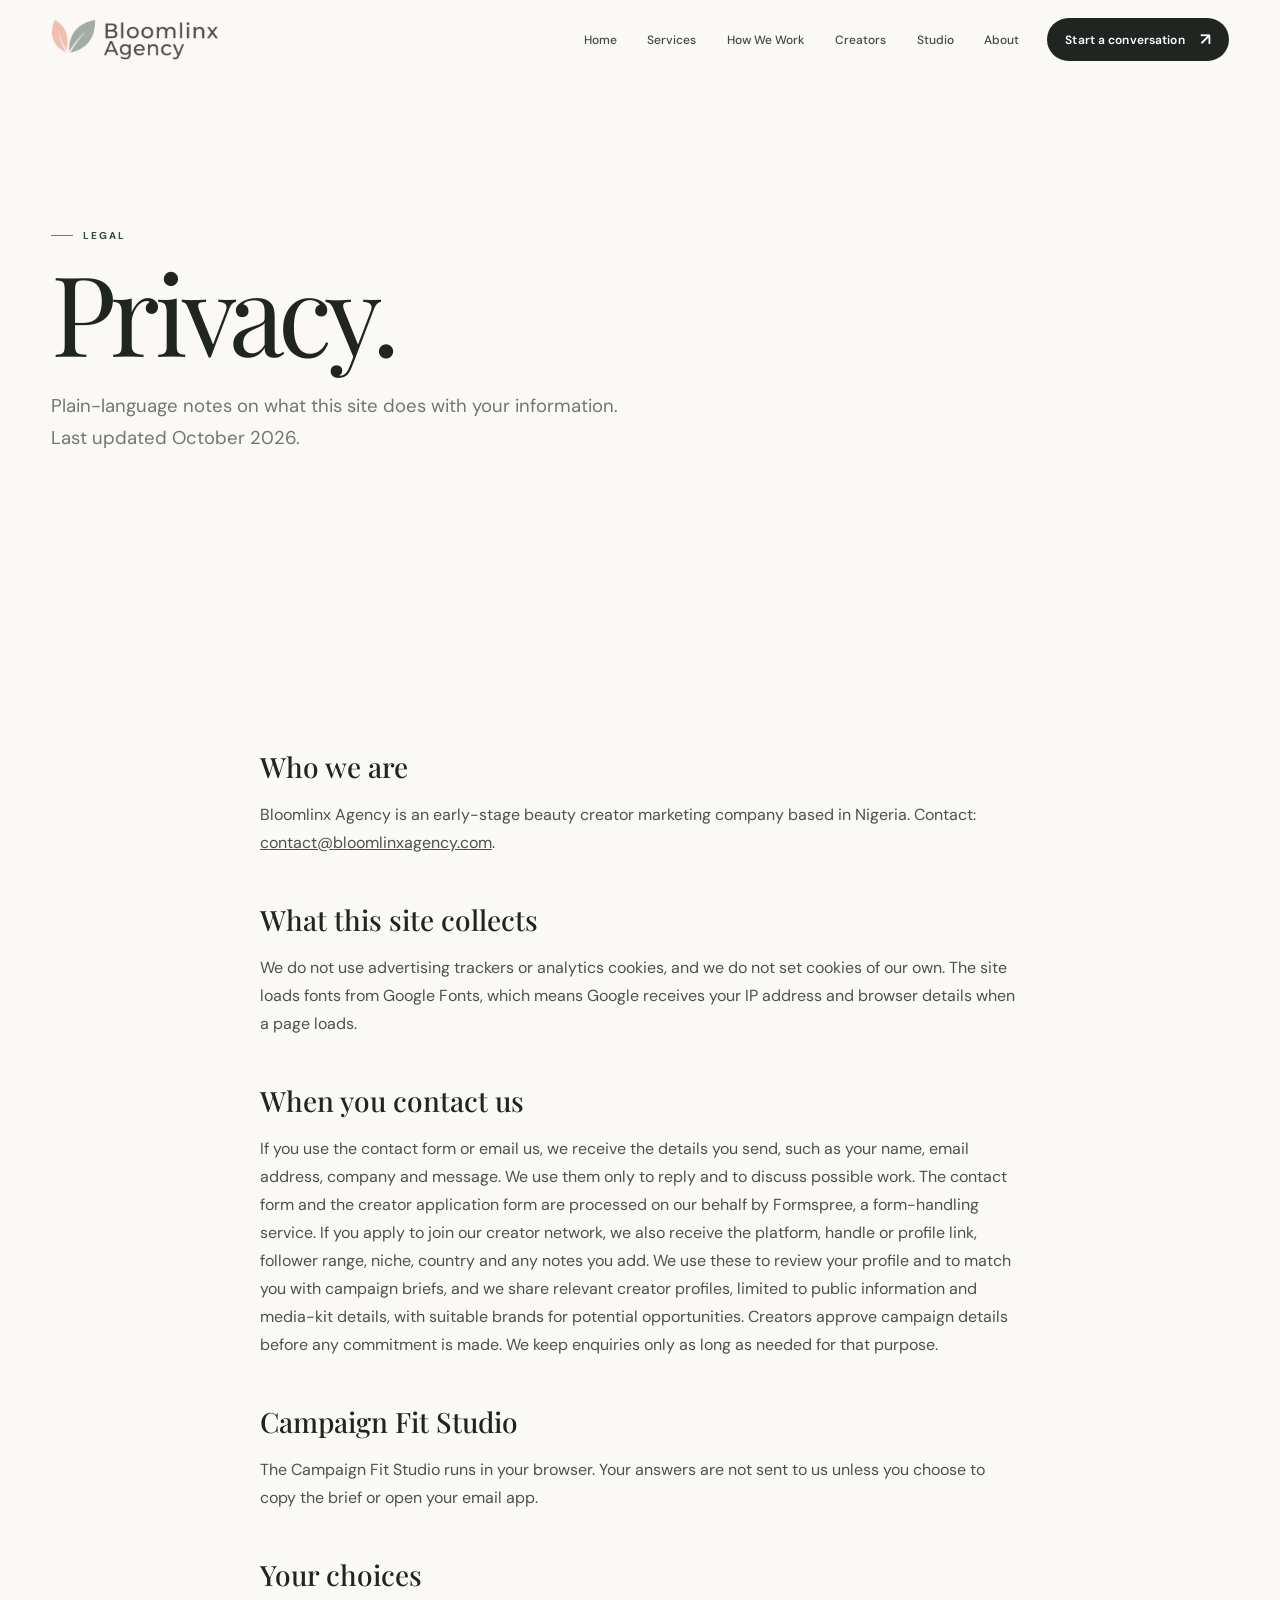
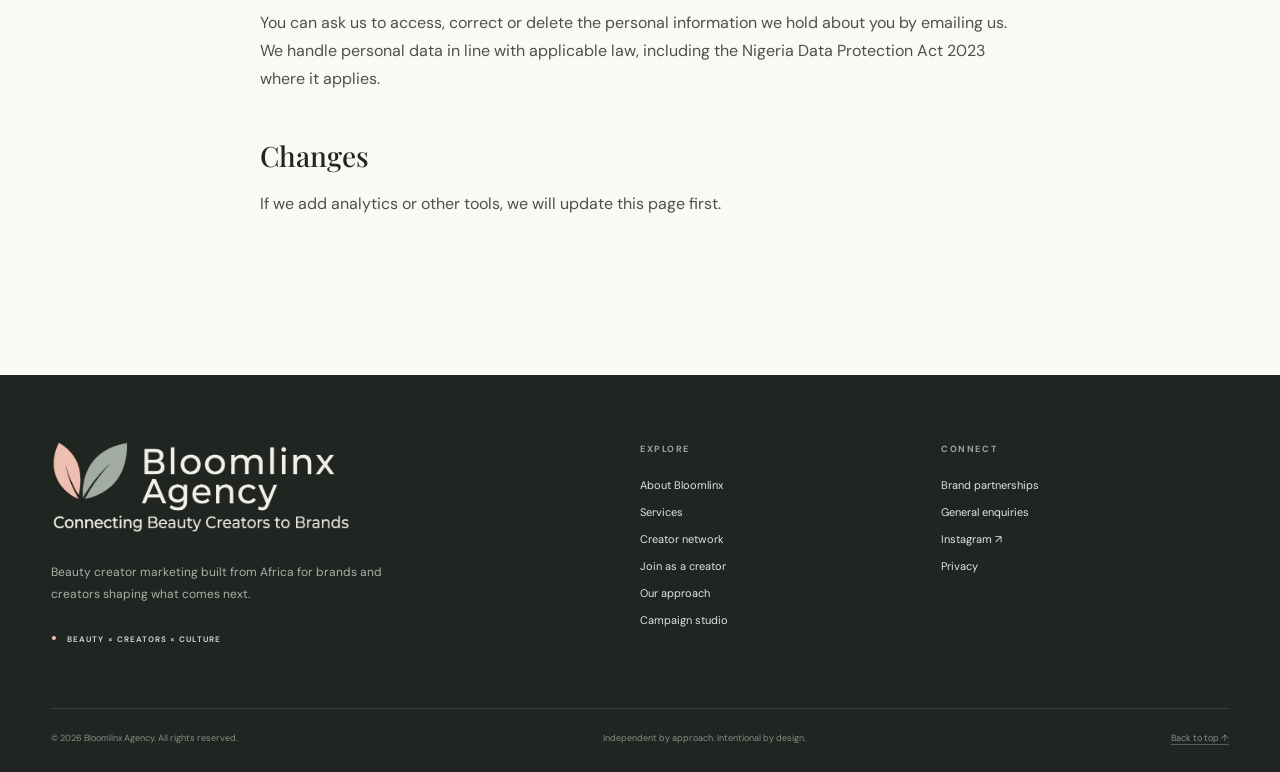
<file: privacy.html>
<!DOCTYPE html><html lang="en"><head><meta charset="UTF-8"><meta name="viewport" content="width=device-width, initial-scale=1.0"><meta name="theme-color" content="#f7f5ef"><meta name="color-scheme" content="light"><title>Privacy | Bloomlinx Agency</title><meta name="description" content="How Bloomlinx Agency handles information on this website."><meta name="author" content="Bloomlinx Agency"><meta name="robots" content="index, follow, max-image-preview:large"><link rel="canonical" href="https://bloomlinxagency.com/privacy"><meta property="og:type" content="website"><meta property="og:site_name" content="Bloomlinx Agency"><meta property="og:title" content="Contact | Bloomlinx Agency"><meta property="og:description" content="Start a conversation with Bloomlinx about beauty creator campaigns, partnerships and creator opportunities."><meta property="og:url" content="https://bloomlinxagency.com/privacy"><meta property="og:image" content="https://bloomlinxagency.com/images/og-image.png"><meta name="twitter:card" content="summary_large_image"><meta name="twitter:title" content="Contact | Bloomlinx Agency"><meta name="twitter:description" content="Start a conversation with Bloomlinx about beauty creator campaigns, partnerships and creator opportunities."><meta name="twitter:image" content="https://bloomlinxagency.com/images/og-image.png"><link rel="icon" type="image/png" href="images/favicon.png"><link rel="apple-touch-icon" href="images/favicon.png"><link rel="preconnect" href="https://fonts.googleapis.com"><link rel="preconnect" href="https://fonts.gstatic.com" crossorigin><link href="https://fonts.googleapis.com/css2?family=DM+Sans:wght@400;500;600;700&family=Playfair+Display:ital,wght@0,400;0,500;0,600;1,400;1,500&display=swap" rel="stylesheet"><script>document.documentElement.classList.add('js');</script><style>
:root {
  --ink: #202521;
  --deep: #17211b;
  --forest: #354a3e;
  --forest-2: #42594b;
  --sage: #8fa195;
  --sage-pale: #dce5de;
  --blush: #e7b6a7;
  --cream: #f3f0e8;
  --paper: #faf9f5;
  --white: #fff;
  --muted: #707770;
  --muted-light: #aeb7b0;
  --line: rgba(32, 37, 33, .14);
  --line-light: rgba(255,255,255,.16);
  --serif: "Playfair Display", Georgia, serif;
  --sans: "DM Sans", Arial, sans-serif;
  --modern: var(--sans);
  --container: 1280px;
  --gutter: clamp(20px, 4vw, 56px);
  --ease: cubic-bezier(.22, 1, .36, 1);
  --shadow-soft: 0 24px 70px rgba(24, 34, 28, .10);
}

*, *::before, *::after { box-sizing: border-box; }
html { scroll-behavior: smooth; scroll-padding-top: 96px; }
body { margin: 0; background: var(--paper); color: var(--ink); font-family: var(--sans); -webkit-font-smoothing: antialiased; overflow-x: clip; }
body.menu-open { overflow: hidden; }
img { display: block; max-width: 100%; }
a { color: inherit; text-decoration: none; }
button, input, select, textarea { font: inherit; }
button, select, a { -webkit-tap-highlight-color: transparent; }
button { color: inherit; }
::selection { color: var(--ink); background: var(--blush); }
:focus-visible { outline: 2px solid var(--forest-2); outline-offset: 4px; }

.sr-only { position: absolute; width: 1px; height: 1px; padding: 0; margin: -1px; overflow: hidden; clip: rect(0, 0, 0, 0); white-space: nowrap; border: 0; }
.skip-link { position: fixed; left: 16px; top: 12px; z-index: 3000; transform: translateY(-150%); background: var(--deep); color: #fff; padding: 12px 16px; border-radius: 3px; }
.skip-link:focus { transform: translateY(0); }
.page-progress { position: fixed; z-index: 2200; inset: 0 auto auto 0; height: 3px; width: 0; background: var(--blush); pointer-events: none; }
.container { width: min(var(--container), calc(100% - (var(--gutter) * 2))); margin-inline: auto; }
.section { padding: clamp(90px, 11vw, 154px) 0; }
.eyebrow { display: inline-flex; align-items: center; gap: 10px; font: 700 10px/1.4 var(--modern); letter-spacing: .19em; text-transform: uppercase; color: var(--forest); }
.eyebrow::before { content: ""; width: 22px; height: 1px; background: currentColor; opacity: .72; }
.eyebrow-light { color: #c4d0c8; }
.serif { font-family: var(--serif); }
.display-title { font-family: var(--serif); font-weight: 400; letter-spacing: -.052em; }
.display-title em { color: var(--forest); font-weight: 400; }
.muted { color: var(--muted); }
.section-intro { max-width: 540px; color: var(--muted); font-size: 14px; line-height: 1.9; }
.rule { height: 1px; background: var(--line); }

/* Header */
.site-header { position: fixed; inset: 0 0 auto; z-index: 1400; padding: 18px 0; border-bottom: 1px solid transparent; background: rgba(250,249,245,.83); backdrop-filter: blur(18px); -webkit-backdrop-filter: blur(18px); transition: padding .35s var(--ease), border-color .35s ease, background .35s ease, box-shadow .35s ease; }
.site-header.scrolled { padding: 10px 0; border-color: var(--line); background: rgba(250,249,245,.95); box-shadow: 0 8px 30px rgba(30,38,31,.035); }
.nav { display: flex; align-items: center; justify-content: space-between; gap: 28px; }
.logo-wrap { display: inline-flex; align-items: center; flex: 0 0 auto; width: 150px; min-height: 38px; }
.logo-wrap img { width: 100%; max-height: 38px; object-fit: contain; object-position: left center; }
.nav-links { display: flex; align-items: center; justify-content: center; gap: clamp(18px, 2.4vw, 34px); margin-left: auto; }
.nav-links a { position: relative; padding: 10px 0; color: #424842; font-size: 12px; font-weight: 500; }
.nav-links a::after { content: ""; position: absolute; left: 0; right: 0; bottom: 5px; height: 1px; background: var(--forest); transform: scaleX(0); transform-origin: right; transition: transform .35s var(--ease); }
.nav-links a:hover::after, .nav-links a[aria-current="location"]::after { transform: scaleX(1); transform-origin: left; }
.nav-cta, .button { display: inline-flex; align-items: center; justify-content: center; gap: 15px; min-height: 48px; padding: 0 21px; border: 1px solid transparent; border-radius: 100px; background: var(--ink); color: #fff; font-size: 12px; font-weight: 600; letter-spacing: .01em; cursor: pointer; transition: background .3s ease, color .3s ease, transform .3s var(--ease), border-color .3s ease, box-shadow .3s ease; }
.nav-cta { min-height: 43px; padding-inline: 17px; white-space: nowrap; }
.nav-cta:hover, .button-dark:hover { background: var(--forest); transform: translateY(-2px); box-shadow: 0 10px 24px rgba(33,54,41,.13); }
.button-light { color: var(--ink); background: rgba(255,255,255,.28); border-color: var(--line); }
.button-light:hover { border-color: var(--forest); color: var(--forest); transform: translateY(-2px); }
.button-arrow { display: inline-block; font-size: 17px; line-height: 1; transition: transform .3s var(--ease); }
a:hover .button-arrow, button:hover .button-arrow { transform: translate(3px,-2px); }
.menu-btn { display: none; width: 44px; height: 44px; border: 1px solid var(--line); border-radius: 50%; background: transparent; align-items: center; justify-content: center; cursor: pointer; position: relative; z-index: 1301; }
.menu-icon, .menu-icon::before, .menu-icon::after { display: block; width: 17px; height: 1.5px; background: var(--ink); content: ""; transition: transform .28s ease, top .28s ease, opacity .2s ease; position: relative; }
.menu-icon::before { position: absolute; top: -5px; }
.menu-icon::after { position: absolute; top: 5px; }
.menu-btn[aria-expanded="true"] .menu-icon { background: transparent; }
.menu-btn[aria-expanded="true"] .menu-icon::before { top: 0; transform: rotate(45deg); }
.menu-btn[aria-expanded="true"] .menu-icon::after { top: 0; transform: rotate(-45deg); }
.mobile-panel { position: fixed; inset: 0; z-index: 1300; display: flex; flex-direction: column; justify-content: center; gap: 6px; padding: 96px var(--gutter) 36px; background: var(--paper); opacity: 0; visibility: hidden; transform: translateY(-10px); transition: opacity .25s ease, transform .35s var(--ease), visibility .25s; }
.mobile-panel.open { opacity: 1; visibility: visible; transform: translateY(0); }
.mobile-panel a { width: fit-content; padding: 8px 0; font: 400 clamp(38px, 9vw, 56px)/1.1 var(--serif); letter-spacing: -.04em; }
.mobile-panel .mobile-panel-note { margin-top: 22px; padding-top: 20px; border-top: 1px solid var(--line); color: var(--muted); font-size: 12px; line-height: 1.7; }

/* Hero */
.hero { position: relative; isolation: isolate; padding: clamp(132px, 15vw, 190px) 0 78px; overflow: hidden; }
.hero::before { content: ""; position: absolute; z-index: -1; right: 4%; top: 110px; width: 120px; height: 1px; background: var(--blush); opacity: .7; }
.hero-grid { display: grid; grid-template-columns: minmax(0, .98fr) minmax(0, 1.02fr); align-items: center; gap: clamp(40px, 7vw, 100px); }
.hero-copy { position: relative; z-index: 2; padding: 20px 0 36px; }
.hero-kicker { display: flex; align-items: center; flex-wrap: wrap; gap: 12px; margin-bottom: 27px; }
.live-dot { width: 7px; height: 7px; border-radius: 50%; background: #79927f; box-shadow: 0 0 0 4px rgba(121,146,127,.13); }
.kicker-text { color: #69726b; font-size: 11px; letter-spacing: .08em; }
.hero-title { max-width: 690px; margin: 0 0 28px; font: 400 clamp(59px, 7.2vw, 104px)/.91 var(--serif); letter-spacing: -.065em; }
.hero-title .line { display: block; }
.hero-title em { display: inline-block; color: var(--forest); font-weight: 400; }
.hero-description { max-width: 510px; margin: 0 0 31px; color: #68716a; font-size: clamp(15px, 1.3vw, 17px); line-height: 1.85; }
.hero-actions { display: flex; flex-wrap: wrap; gap: 11px; }
.hero-proofline { display: flex; align-items: center; flex-wrap: wrap; gap: 13px 20px; margin-top: 42px; color: #6d756e; font: 500 10px/1.5 var(--modern); letter-spacing: .07em; text-transform: uppercase; }
.proof-item { display: inline-flex; align-items: center; gap: 8px; }
.proof-item::before { content: "•"; color: var(--blush); font-size: 13px; }
.hero-visual { position: relative; min-height: clamp(460px, 52vw, 675px); opacity: 1; }
.hero-image-main { position: absolute; right: 2%; top: 0; width: 75%; height: 88%; object-fit: cover; object-position: center; filter: saturate(.84); }
.hero-image-small { position: absolute; left: 0; bottom: 2%; width: 41%; height: 42%; object-fit: cover; object-position: center; border: 10px solid var(--paper); filter: saturate(.82); }
.hero-image-main-wrap { position: absolute; inset: 0; overflow: hidden; }
.hero-caption { position: absolute; z-index: 2; right: 0; bottom: 8%; width: min(250px, 47%); padding: 22px 23px 24px; background: var(--deep); color: #fff; box-shadow: var(--shadow-soft); }
.hero-caption-top { display: flex; align-items: center; justify-content: space-between; gap: 10px; margin-bottom: 19px; color: #aebcb3; font: 700 9px/1.4 var(--modern); letter-spacing: .16em; text-transform: uppercase; }
.hero-caption-mark { color: var(--blush); font-size: 17px; }
.hero-caption strong { display: block; font: 400 clamp(19px, 2vw, 25px)/1.15 var(--serif); }
.hero-caption small { display: block; margin-top: 14px; color: #b7c2bb; font-size: 10px; line-height: 1.6; }
.hero-index { position: absolute; top: 16%; left: 1%; writing-mode: vertical-rl; transform: rotate(180deg); color: #818b82; font: 600 9px/1 var(--modern); letter-spacing: .2em; text-transform: uppercase; }
.image-corner { position: absolute; right: 1%; top: -12px; width: 34px; height: 34px; border-top: 1px solid var(--forest); border-right: 1px solid var(--forest); }


/* Visual story + floating keyword board */
.visual-story { padding: clamp(70px, 9vw, 120px) 0; background: var(--paper); overflow: hidden; }
.visual-story-head { display:flex; justify-content:space-between; align-items:flex-end; gap:35px; margin-bottom:38px; }
.visual-story-title { max-width:780px; margin:22px 0 0; font-size:clamp(48px,6vw,82px); line-height:.94; }
.visual-story-note { max-width:330px; margin:0 0 5px; color:var(--muted); font-size:13px; line-height:1.8; }
.visual-collage { display:grid; grid-template-columns:1.15fr .85fr .72fr; grid-template-rows:260px 220px; gap:12px; }
.story-image { position:relative; overflow:hidden; min-width:0; background:#ddd; }
.story-image img { width:100%; height:100%; object-fit:cover; filter:saturate(.9); transition:transform 1.1s var(--ease), filter .5s ease; }
.story-image:hover img { transform:scale(1.045); filter:saturate(1); }
.story-image.tall { grid-row:1 / span 2; }
.story-image.wide { grid-column:2 / span 2; }
.story-image-label { position:absolute; left:15px; bottom:15px; z-index:2; padding:8px 10px; background:rgba(250,249,245,.9); color:var(--ink); font:700 8px/1.4 var(--modern); letter-spacing:.13em; text-transform:uppercase; }
.keyword-board { position:relative; margin-top:28px; min-height:118px; overflow:hidden; border-top:1px solid var(--line); border-bottom:1px solid var(--line); background:var(--cream); }
.keyword-track { position:absolute; left:0; top:50%; display:flex; align-items:center; gap:13px; width:max-content; transform:translateY(-50%); animation:keyword-slide 30s linear infinite; }
.keyword-board:hover .keyword-track { animation-play-state:paused; }
.keyword-chip { display:inline-flex; align-items:center; gap:9px; padding:15px 19px; border:1px solid rgba(53,74,62,.18); border-radius:3px; background:rgba(250,249,245,.82); color:var(--ink); white-space:nowrap; box-shadow:0 10px 28px rgba(32,37,33,.045); font:600 11px/1 var(--modern); letter-spacing:.06em; text-transform:uppercase; }
.keyword-chip:nth-child(2n) { transform:translateY(-13px) rotate(-1.5deg); }
.keyword-chip:nth-child(3n) { transform:translateY(10px) rotate(1.2deg); background:var(--deep); color:#fff; border-color:rgba(255,255,255,.12); }
.keyword-chip:nth-child(4n) { border-radius:999px; background:var(--blush); border-color:transparent; }
.keyword-dot { width:5px; height:5px; border-radius:50%; background:var(--forest); }
.keyword-chip:nth-child(3n) .keyword-dot { background:var(--blush); }
@keyframes keyword-slide { to { transform:translate(-50%, -50%); } }
.visual-story-mini { display:flex; align-items:center; gap:12px; margin-top:16px; color:#7a827b; font:700 8px/1.5 var(--modern); letter-spacing:.14em; text-transform:uppercase; }
.visual-story-mini::before { content:""; width:30px; height:1px; background:var(--blush); }

/* Agency intro */
.intro { background: var(--cream); }
.intro-grid { display: grid; grid-template-columns: minmax(240px, .72fr) minmax(0, 1.28fr); gap: clamp(50px, 9vw, 130px); }
.intro-title { max-width: 530px; margin: 22px 0 0; font-size: clamp(47px, 5.7vw, 77px); line-height: .99; }
.intro-copy { max-width: 770px; }
.intro-copy p { margin: 0 0 24px; color: #475049; font-size: clamp(17px, 1.7vw, 22px); line-height: 1.72; }
.intro-copy p:first-child { color: var(--ink); font-family: var(--serif); font-size: clamp(23px, 2.35vw, 32px); line-height: 1.4; }
.intro-copy p:last-child { margin-bottom: 0; }
.intro-signature { display: flex; gap: 15px; align-items: center; margin-top: 37px; color: var(--forest); font: 700 10px/1.4 var(--modern); letter-spacing: .15em; text-transform: uppercase; }
.intro-signature::before { content: ""; width: 38px; height: 1px; background: var(--blush); }

/* Strategy */
.strategy { position: relative; overflow: hidden; background: var(--deep); color: #fff; }
.strategy::after { content: ""; position: absolute; right: -240px; bottom: -390px; width: 670px; aspect-ratio: 1; border: 1px solid rgba(255,255,255,.075); border-radius: 50%; box-shadow: 0 0 0 65px rgba(255,255,255,.018), 0 0 0 130px rgba(255,255,255,.013); pointer-events: none; }
.strategy .eyebrow { color: #becbc2; }
.strategy-header { display: flex; justify-content: space-between; align-items: flex-end; gap: 50px; margin-bottom: 75px; position: relative; z-index: 1; }
.strategy-title { max-width: 790px; margin: 23px 0 0; font: 400 clamp(47px, 6.5vw, 86px)/.96 var(--serif); letter-spacing: -.052em; }
.strategy-title em { display: block; color: var(--blush); font-weight: 400; }
.strategy-header p { max-width: 330px; margin: 0 0 8px; color: #b1bdb5; font-size: 13px; line-height: 1.9; }
.strategy-flow { display: grid; grid-template-columns: repeat(5, minmax(0, 1fr)); border-top: 1px solid var(--line-light); border-bottom: 1px solid var(--line-light); position: relative; z-index: 1; }
.flow-item { min-height: 245px; padding: 28px 23px 32px; border-right: 1px solid var(--line-light); transition: background .35s ease; }
.flow-item:first-child { padding-left: 0; }
.flow-item:last-child { border-right: 0; }
.flow-item:hover { background: rgba(255,255,255,.035); }
.flow-number { margin-bottom: 42px; color: var(--blush); font: 400 16px/1 var(--serif); }
.flow-item h3 { margin: 0 0 13px; font: 400 25px/1.1 var(--serif); }
.flow-item p { margin: 0; color: #aebbb3; font-size: 12px; line-height: 1.8; }

/* Services */
.services-header { display: flex; justify-content: space-between; align-items: flex-end; gap: 40px; margin-bottom: 61px; }
.services-title { max-width: 750px; margin: 22px 0 0; font-size: clamp(48px, 6.3vw, 82px); line-height: .96; }
.services-header .section-intro { margin-bottom: 5px; }
.services-grid { display: grid; grid-template-columns: repeat(4, minmax(0, 1fr)); border-top: 1px solid var(--line); border-left: 1px solid var(--line); }
.service-card { position: relative; min-height: 345px; padding: 30px 26px 31px; overflow: hidden; border-right: 1px solid var(--line); border-bottom: 1px solid var(--line); isolation: isolate; transition: color .35s ease, background .35s ease; }
.service-card::before { content: ""; position: absolute; z-index: -1; width: 20px; height: 20px; right: -25px; bottom: -25px; border-radius: 50%; background: var(--sage-pale); transition: width .65s var(--ease), height .65s var(--ease), right .65s var(--ease), bottom .65s var(--ease); }
.service-card:hover::before { width: 420px; height: 420px; right: -185px; bottom: -205px; }
.service-card-head { display: flex; align-items: center; justify-content: space-between; gap: 14px; }
.service-number { color: #7e9584; font: 400 15px/1 var(--serif); }
.service-arrow { display: grid; place-items: center; width: 34px; height: 34px; border: 1px solid var(--line); border-radius: 50%; font-size: 16px; transition: transform .35s var(--ease), background .35s ease; }
.service-card:hover .service-arrow { transform: rotate(45deg); background: rgba(255,255,255,.6); }
.service-card h3 { max-width: 270px; margin: 64px 0 15px; font: 400 clamp(24px, 2.2vw, 30px)/1.08 var(--serif); letter-spacing: -.02em; }
.service-card p { max-width: 290px; margin: 0; color: #6c746e; font-size: 12px; line-height: 1.85; }
.service-tag { display: inline-block; margin-top: 25px; padding-top: 10px; border-top: 1px solid var(--line); color: #7e867f; font: 700 8px/1.4 var(--modern); letter-spacing: .13em; text-transform: uppercase; }

/* Campaign idea / illustrative field note */
.field-note { padding-top: 0; }
.field-note-grid { display: grid; grid-template-columns: 1fr 1fr; min-height: 510px; background: var(--forest); color: #fff; }
.field-note-visual { position: relative; min-height: 480px; overflow: hidden; background: #d8d8cb; }
.field-note-visual img { width: 100%; height: 100%; min-height: 480px; object-fit: cover; filter: saturate(.76); transition: transform 1.1s var(--ease); }
.field-note-grid:hover .field-note-visual img { transform: scale(1.035); }
.field-note-stamp { position: absolute; top: 25px; left: 25px; display: inline-flex; align-items: center; gap: 8px; padding: 10px 13px; background: rgba(250,249,245,.91); color: var(--ink); font: 700 9px/1.3 var(--modern); letter-spacing: .1em; text-transform: uppercase; }
.field-note-content { display: flex; flex-direction: column; justify-content: space-between; padding: clamp(34px, 5vw, 64px); }
.field-note-content .eyebrow { color: #d0dbd3; }
.field-note-content h2 { max-width: 560px; margin: 26px 0 20px; font: 400 clamp(37px, 4.4vw, 58px)/1.02 var(--serif); letter-spacing: -.04em; }
.field-note-content h2 em { color: var(--blush); font-weight: 400; }
.field-note-content p { max-width: 500px; margin: 0; color: #c8d1cb; font-size: 13px; line-height: 1.9; }
.field-note-bottom { display: flex; align-items: flex-end; justify-content: space-between; gap: 20px; margin-top: 40px; padding-top: 20px; border-top: 1px solid rgba(255,255,255,.18); }
.field-note-bottom span { max-width: 250px; color: #c2cdc5; font-size: 10px; line-height: 1.7; }
.field-note-bottom a { display: inline-flex; align-items: center; gap: 9px; white-space: nowrap; font-size: 11px; font-weight: 600; }
.field-note-bottom a:hover { color: var(--blush); }
.disclaimer { display: block; margin-top: 12px; color: var(--muted); font-size: 10px; line-height: 1.7; }

/* Opportunity */
.opportunity { padding-top: clamp(85px, 10vw, 130px); }
.opportunity-grid { display: grid; grid-template-columns: minmax(0, .86fr) minmax(0, 1.14fr); gap: clamp(42px, 7vw, 90px); align-items: start; }
.opportunity-media { position: sticky; top: 115px; }
.opportunity-image { width: 100%; height: clamp(490px, 54vw, 700px); object-fit: cover; object-position: center; filter: saturate(.84); }
.opportunity-image-caption { display: flex; align-items: center; justify-content: space-between; gap: 16px; margin-top: 14px; color: #7c847d; font: 700 9px/1.5 var(--modern); letter-spacing: .13em; text-transform: uppercase; }
.opportunity-copy { padding: 8px 0 0; }
.opportunity-title { margin: 24px 0 30px; font-size: clamp(47px, 5.6vw, 75px); line-height: .99; }
.opportunity-title em { display: block; }
.opportunity-lead { margin: 0 0 25px; color: var(--ink); font: 400 clamp(21px, 2.2vw, 29px)/1.45 var(--serif); }
.opportunity-copy p:not(.opportunity-lead) { margin: 0 0 20px; color: #606961; font-size: 14px; line-height: 1.95; }
.opportunity-pullquote { margin-top: 38px; padding: 24px 0 24px 23px; border-left: 2px solid var(--blush); color: var(--forest); font: italic 400 22px/1.45 var(--serif); }
.opportunity-signoff { display: flex; align-items: center; gap: 12px; margin-top: 28px; color: var(--forest); font: 700 9px/1.5 var(--modern); letter-spacing: .16em; text-transform: uppercase; }
.opportunity-signoff::before { content: ""; height: 1px; width: 28px; background: var(--blush); }

  
.concept { background: var(--cream); }
.concept-grid { display:grid; grid-template-columns:180px minmax(0,1fr); gap:clamp(35px,7vw,90px); align-items:start; }
.concept-label { display:flex; flex-direction:column; gap:20px; }
.concept-no { color:#7f897f; font:700 9px/1.5 var(--modern); letter-spacing:.14em; text-transform:uppercase; }
.concept-copy h2 { max-width:850px; margin:0 0 45px; font-size:clamp(42px,5.3vw,70px); line-height:.98; }
.concept-copy h2 em { color:var(--forest); font-weight:400; }
.concept-columns { display:grid; grid-template-columns:1fr 1fr; gap:30px; padding-top:22px; border-top:1px solid var(--line); }
.concept-columns strong { display:block; margin-bottom:10px; font:400 23px/1.2 var(--serif); }
.concept-columns p { max-width:430px; margin:0; color:var(--muted); font-size:12px; line-height:1.85; }

/* Creator network */
.network-intro { display:grid; grid-template-columns:180px minmax(0,1fr); gap:25px; align-items:start; margin:0 0 26px; padding:18px 0; border-top:1px solid var(--line); border-bottom:1px solid var(--line); color:var(--muted); font-size:11px; line-height:1.8; }
.network-intro > span:first-child { color:var(--forest); font:700 9px/1.5 var(--modern); letter-spacing:.16em; text-transform:uppercase; }
.opportunity-map { min-height:clamp(490px,54vw,700px); display:flex; flex-direction:column; justify-content:center; gap:0; padding:clamp(28px,4vw,55px); background:var(--deep); color:#fff; }
.opportunity-map span { display:block; padding:18px 0; font:400 clamp(30px,4vw,54px)/1 var(--serif); border-bottom:1px solid rgba(255,255,255,.14); }
.opportunity-map span:first-child { color:var(--blush); }
.opportunity-map i { display:block; width:1px; height:20px; margin-left:15px; background:var(--blush); opacity:.8; }
.creator-art.art-oreva { --art-bg:#d7dfd6; }

.network { background: var(--paper); }
.network-header { display: grid; grid-template-columns: minmax(0, 1.05fr) minmax(260px, .75fr); align-items: end; gap: clamp(35px, 7vw, 90px); margin-bottom: 48px; }
.network-title { margin: 22px 0 0; font-size: clamp(52px, 6.7vw, 88px); line-height: .93; }
.network-description { max-width: 440px; margin: 0 0 6px; color: var(--muted); font-size: 14px; line-height: 1.9; }
.creator-grid { display: grid; grid-template-columns: repeat(3, minmax(0, 1fr)); gap: 16px; align-items: stretch; }
.creator-card { min-width: 0; display: flex; flex-direction: column; background: #fff; border: 1px solid rgba(32,37,33,.09); transition: transform .4s var(--ease), box-shadow .4s ease, border-color .3s ease; }
.creator-card:hover { transform: translateY(-5px); border-color: rgba(53,74,62,.25); box-shadow: var(--shadow-soft); }
.creator-card[hidden] { display: none !important; }
.creator-art { position: relative; display: grid; place-items: center; min-height: 220px; overflow: hidden; isolation: isolate; background: var(--art-bg, #e6e3d8); }
.creator-art::before, .creator-art::after { content: ""; position: absolute; z-index: -1; border: 1px solid rgba(44,60,49,.22); border-radius: 50%; }
.creator-art::before { width: 170px; aspect-ratio: 1; transform: translate(-20px, 10px); box-shadow: 0 0 0 28px rgba(255,255,255,.09), 0 0 0 56px rgba(255,255,255,.07); }
.creator-art::after { width: 105px; aspect-ratio: 1; transform: translate(-20px, 10px); background: rgba(255,255,255,.15); }
.creator-art.art-julia { --art-bg: #deded1; }
.creator-art.art-lora { --art-bg: #ead2c8; }
.creator-art.art-alaric { --art-bg: #d8dfd7; }
.creator-art.art-diya { --art-bg: #e6dfd2; }
.creator-art.art-mimi { --art-bg: #dcd5e0; }
.creator-initials { font: 400 56px/1 var(--serif); letter-spacing: -.08em; color: var(--forest); }
.creator-art-label { position: absolute; top: 15px; left: 15px; color: #47534a; font: 700 8px/1.4 var(--modern); letter-spacing: .15em; text-transform: uppercase; }
.creator-art-index { position: absolute; right: 15px; bottom: 15px; color: #47534a; font: 400 13px/1 var(--serif); }
.creator-card-body { display: flex; flex: 1; flex-direction: column; padding: 24px 23px 22px; }
.creator-platform { display: flex; align-items: center; justify-content: space-between; gap: 8px; color: #7b847d; font: 700 8px/1.4 var(--modern); letter-spacing: .12em; text-transform: uppercase; }
.creator-platform .creator-category { padding: 5px 8px; border-radius: 100px; background: var(--cream); color: var(--forest); }
.creator-name { margin: 20px 0 4px; font: 400 29px/1.1 var(--serif); letter-spacing: -.025em; }
.creator-handle { color: var(--forest); font-size: 11px; }
.creator-metrics { display: grid; grid-template-columns: 1fr 1fr; margin: 24px 0 20px; border-top: 1px solid var(--line); border-bottom: 1px solid var(--line); }
.creator-metric { min-width: 0; padding: 14px 7px 13px 0; }
.creator-metric + .creator-metric { padding-left: 15px; border-left: 1px solid var(--line); }
.creator-metric strong { display: block; overflow-wrap: anywhere; font: 400 20px/1.2 var(--serif); }
.creator-metric span { display: block; margin-top: 5px; color: #7a827b; font-size: 9px; }
.creator-card-foot { display: flex; align-items: center; justify-content: space-between; gap: 12px; margin-top: auto; padding-top: 5px; }
.creator-link { display: inline-flex; align-items: center; gap: 8px; color: var(--ink); font-size: 11px; font-weight: 600; }
.creator-link:hover { color: var(--forest); }
.creator-link span { transition: transform .3s var(--ease); }
.creator-link:hover span { transform: translate(3px,-2px); }
.network-note { display: flex; align-items: flex-start; gap: 10px; margin-top: 22px; color: #737b74; font-size: 10px; line-height: 1.8; }
.network-note::before { content: "i"; display: grid; flex: 0 0 17px; place-items: center; width: 17px; height: 17px; border: 1px solid #aab2ab; border-radius: 50%; font: italic 11px/1 var(--serif); }
.network-cta { display: flex; justify-content: space-between; align-items: center; gap: 25px; margin-top: 43px; padding: 25px 0 0; border-top: 1px solid var(--line); }
.network-cta p { max-width: 520px; margin: 0; color: var(--muted); font-size: 13px; line-height: 1.8; }

/* Difference */
.difference { background: var(--cream); }
.difference-grid { display: grid; grid-template-columns: minmax(260px, .8fr) minmax(0, 1.2fr); gap: clamp(55px, 9vw, 125px); }
.difference-title { max-width: 550px; margin: 22px 0 0; font-size: clamp(51px, 6.4vw, 82px); line-height: .94; }
.difference-copy { max-width: 720px; }
.difference-copy > p { margin: 0 0 46px; color: #485048; font: 400 clamp(19px, 2vw, 24px)/1.65 var(--serif); }
.principles { border-top: 1px solid var(--line); }
.principle { display: grid; grid-template-columns: 43px minmax(0,1fr); gap: 20px; padding: 24px 0; border-bottom: 1px solid var(--line); }
.principle-number { padding-top: 4px; color: #879889; font: 400 15px/1 var(--serif); }
.principle h4 { margin: 0 0 7px; font: 400 24px/1.2 var(--serif); }
.principle p { max-width: 540px; margin: 0; color: var(--muted); font-size: 12px; line-height: 1.8; }

/* Campaign studio */
.studio { background: #ebe9e0; }
.studio-grid { display: grid; grid-template-columns: minmax(0, .82fr) minmax(0, 1.18fr); gap: clamp(45px, 8vw, 110px); align-items: start; }
.studio-copy { position: sticky; top: 120px; }
.studio-title { margin: 22px 0 23px; font-size: clamp(48px, 5.8vw, 76px); line-height: .96; }
 .studio-copy > p { max-width: 470px; margin: 0; color: #687168; font-size: 14px; line-height: 1.9; }
.studio-points { display: grid; gap: 0; margin-top: 32px; border-top: 1px solid rgba(53,74,62,.16); }
.studio-point { display: grid; grid-template-columns: 38px minmax(0,1fr); align-items: start; gap: 13px; padding: 18px 0; border-bottom: 1px solid rgba(53,74,62,.16); color: #4f5b51; }
.studio-point-mark { display: grid; place-items: center; width: 34px; height: 34px; border: 1px solid rgba(53,74,62,.2); border-radius: 50%; color: var(--forest); font-size: 13px; transition: background .3s ease, color .3s ease, transform .3s var(--ease); }
.studio-point:hover .studio-point-mark { background: var(--forest); color: #fff; transform: rotate(-8deg); }
.studio-point strong { display: block; margin: 0 0 4px; color: var(--ink); font: 400 19px/1.25 var(--serif); }
.studio-point small { display: block; max-width: 380px; color: #737b73; font-size: 11px; line-height: 1.75; }
.studio-assurance { display: flex; align-items: center; gap: 10px; margin-top: 23px; color: #697369; font-size: 10px; line-height: 1.65; }
.studio-assurance svg { flex: 0 0 17px; color: var(--forest); }
.studio-panel { padding: clamp(24px, 3.5vw, 43px); background: var(--paper); border: 1px solid rgba(32,37,33,.08); box-shadow: 0 20px 55px rgba(35,43,35,.055); }
.studio-panel-head { display: flex; justify-content: space-between; align-items: flex-start; gap: 18px; margin-bottom: 30px; padding-bottom: 21px; border-bottom: 1px solid var(--line); }
.studio-panel-head h3 { margin: 0; font: 400 28px/1.1 var(--serif); }
.studio-panel-head p { margin: 8px 0 0; color: var(--muted); font-size: 11px; line-height: 1.7; }
.studio-step { color: #7a857c; font: 700 8px/1.5 var(--modern); letter-spacing: .14em; white-space: nowrap; }
.brief-form { display: grid; grid-template-columns: repeat(2, minmax(0,1fr)); gap: 19px 16px; }
.form-field { display: grid; gap: 8px; min-width: 0; }
.form-field.full { grid-column: 1 / -1; }
.form-field label { color: #4d564e; font: 700 9px/1.5 var(--modern); letter-spacing: .12em; text-transform: uppercase; }
.form-field select, .form-field textarea, .form-field input { width: 100%; min-height: 47px; padding: 12px 13px; border: 1px solid #d9ddd5; border-radius: 2px; background: #fff; color: var(--ink); font-size: 12px; outline-offset: 3px; }
.form-field select { cursor: pointer; }
.form-field textarea { min-height: 84px; resize: vertical; line-height: 1.7; }
.form-field select:focus, .form-field textarea:focus, .form-field input:focus { border-color: var(--forest); outline: 1px solid var(--forest); }
.form-helper { margin: -3px 0 0; color: #828a82; font-size: 10px; line-height: 1.7; }
.form-submit-row { grid-column: 1 / -1; display: flex; align-items: center; justify-content: space-between; gap: 18px; padding-top: 4px; }
.form-submit-row p { max-width: 190px; margin: 0; color: #7d857e; font-size: 9px; line-height: 1.7; }
.form-submit-row .button { flex: 0 0 auto; }
.brief-preview { margin-top: 24px; padding: 22px; border: 1px solid rgba(53,74,62,.22); background: #f2f3ed; }
.brief-preview[hidden] { display: none; }
.preview-label { color: var(--forest); font: 700 8px/1.5 var(--modern); letter-spacing: .15em; text-transform: uppercase; }
.brief-preview h4 { margin: 10px 0 10px; font: 400 25px/1.2 var(--serif); }
.brief-preview p { margin: 0; color: #606961; font-size: 11px; line-height: 1.85; overflow-wrap: anywhere; white-space: pre-line; }
.preview-actions { display: flex; flex-wrap: wrap; gap: 10px; margin-top: 17px; }
.preview-actions .button { min-height: 40px; padding-inline: 14px; font-size: 10px; }
.copy-status { min-height: 16px; margin-top: 11px !important; color: var(--forest) !important; font-size: 10px !important; }
.brief-insight { display: grid; grid-template-columns: minmax(0,1fr) auto; gap: 18px; align-items: center; margin-top: 18px; padding: 17px 0 0; border-top: 1px solid rgba(53,74,62,.16); }
.brief-insight-label { display: block; margin-bottom: 5px; color: #6d776e; font: 700 8px/1.5 var(--modern); letter-spacing: .14em; text-transform: uppercase; }
.brief-insight-title { display: block; color: var(--ink); font: 400 20px/1.2 var(--serif); }
.brief-insight-note { display: block; max-width: 390px; margin-top: 5px; color: #737b73; font-size: 10px; line-height: 1.7; }
.brief-score { display: grid; place-items: center; width: 57px; height: 57px; border: 1px solid rgba(53,74,62,.3); border-radius: 50%; color: var(--forest); font: 400 17px/1 var(--serif); }
.brief-score small { display: block; margin-top: -10px; color: #788278; font: 700 7px/1 var(--modern); letter-spacing: .1em; }
.preview-actions .button { cursor: pointer; }
@media (max-width: 600px) { .brief-insight { gap: 10px; } .brief-score { width: 51px; height: 51px; } }

  /* Contact */
.contact { padding: clamp(100px, 12vw, 155px) 0; }
.contact-grid { display: grid; grid-template-columns: minmax(0, 1.1fr) minmax(280px, .7fr); gap: clamp(50px, 9vw, 120px); align-items: end; }
.contact-title { margin: 23px 0 0; font-size: clamp(60px, 8vw, 110px); line-height: .87; }
.contact-title em { display: block; color: var(--forest); font-weight: 400; }
.contact-right { max-width: 440px; }
.contact-right > p { margin: 0 0 24px; color: var(--muted); font-size: 14px; line-height: 1.9; }
.contact-link { display: flex; align-items: center; justify-content: space-between; gap: 18px; padding: 17px 0; border-bottom: 1px solid var(--line); font-size: 12px; transition: padding .3s var(--ease), color .3s ease; }
.contact-link:first-child { border-top: 1px solid var(--line); }
.contact-link:hover { padding-left: 7px; color: var(--forest); }
.contact-link span:last-child { color: #87958a; font-size: 17px; }
.contact-smallprint { margin-top: 19px; color: #848b84; font-size: 10px; line-height: 1.7; }

/* Footer */
.site-footer { padding: 65px 0 26px; background: var(--ink); color: #fff; }
.footer-top { display: grid; grid-template-columns: minmax(0, 1.3fr) minmax(130px, .6fr) minmax(150px, .7fr); gap: 55px; padding-bottom: 58px; }
.footer-brand-logo { display: inline-flex; align-items: center; width: 150px; padding: 8px 10px; border-radius: 4px; background: #fff; }
.footer-brand-logo img { width: 100%; max-height: 36px; object-fit: contain; }
.footer-brand p { max-width: 340px; margin: 22px 0 0; color: #a6b0a8; font-size: 12px; line-height: 1.9; }
.footer-mark { display: flex; align-items: center; gap: 9px; margin-top: 21px; color: #c5cec7; font: 700 8px/1.5 var(--modern); letter-spacing: .13em; text-transform: uppercase; }
.footer-mark span { color: var(--blush); font-size: 15px; }
.footer-column h3 { margin: 3px 0 22px; color: #9ba79e; font: 700 9px/1.5 var(--modern); letter-spacing: .17em; text-transform: uppercase; }
.footer-column a { display: block; width: fit-content; margin-bottom: 13px; color: #e0e5e1; font-size: 11px; transition: color .2s ease; }
.footer-column a:hover { color: var(--blush); }
.footer-bottom { display: flex; justify-content: space-between; align-items: center; gap: 20px; padding-top: 22px; border-top: 1px solid rgba(255,255,255,.13); color: #849087; font-size: 9px; line-height: 1.7; }
.footer-bottom a { text-decoration: underline; text-decoration-color: rgba(255,255,255,.25); text-underline-offset: 3px; }

/* Reveal animation: enabled only when JS runs */
.js .reveal { opacity: 0; transform: translate3d(0, 22px, 0); transition: opacity .8s var(--ease), transform .9s var(--ease); transition-delay: var(--delay, 0ms); }
.js .reveal.is-visible { opacity: 1; transform: translate3d(0,0,0); }
.js .reveal-image { clip-path: inset(0 0 0 0); }
.js .image-mask { overflow: hidden; }
.js .image-mask img { transform: scale(1.045); transition: transform 1.4s var(--ease); }
.js .image-mask.is-visible img { transform: scale(1); }
.hero-copy .hero-kicker, .hero-copy .hero-title, .hero-copy .hero-description, .hero-copy .hero-actions, .hero-copy .hero-proofline { animation: hero-enter .85s var(--ease) both; }
.hero-copy .hero-title { animation-delay: .08s; }
.hero-copy .hero-description { animation-delay: .16s; }
.hero-copy .hero-actions { animation-delay: .23s; }
.hero-copy .hero-proofline { animation-delay: .31s; }
.hero-visual { animation: hero-visual-enter 1.15s var(--ease) .12s both; }
@keyframes hero-enter { from { opacity: 0; transform: translateY(18px); } to { opacity: 1; transform: translateY(0); } }
@keyframes hero-visual-enter { from { opacity: 0; transform: translateY(17px) scale(.99); } to { opacity: 1; transform: translateY(0) scale(1); } }

/* Responsive */
@media (max-width: 1120px) {
  .nav-links { gap: 18px; }
  .logo-wrap { width: 137px; }
  .nav-cta { padding-inline: 14px; }
  .strategy-flow { grid-template-columns: repeat(3, minmax(0,1fr)); }
  .flow-item:nth-child(3) { border-right: 0; }
  .flow-item:nth-child(n+4) { border-top: 1px solid var(--line-light); }
  .services-grid { grid-template-columns: repeat(2, minmax(0,1fr)); }
  .service-card { min-height: 300px; }
  .creator-grid { grid-template-columns: repeat(2, minmax(0,1fr)); }
  .creator-art { min-height: 190px; }
}
@media (max-width: 850px) {
  .visual-story-head { display:block; }
  .visual-story-note { margin-top:22px; max-width:600px; }
  .visual-collage { grid-template-columns:1fr 1fr; grid-template-rows:260px 220px 220px; }
  .story-image.tall { grid-row:1 / span 2; }
  .story-image.wide { grid-column:1 / -1; grid-row:3; }
}
@media (max-width: 600px) {
  .visual-story { padding:72px 0 0; }
  .visual-story-title { font-size:clamp(44px,11.5vw,62px); }
  .visual-collage { grid-template-columns:1fr; grid-template-rows:300px 220px 220px 220px; gap:9px; }
  .story-image.tall, .story-image.wide { grid-column:auto; grid-row:auto; }
  .keyword-board { min-height:105px; }
  .keyword-chip { padding:13px 16px; font-size:9px; }
}
@media (max-width: 850px) {
  :root { --gutter: 28px; }
  .site-header { padding: 13px 0; }
  .nav-links, .nav > .nav-cta { display: none; }
  .menu-btn { display: inline-flex; }
  .hero { padding-top: 125px; }
  .hero-grid { grid-template-columns: 1fr; gap: 28px; }
  .hero-copy { padding: 10px 0 0; }
  .hero-title { max-width: 780px; font-size: clamp(68px, 11vw, 100px); }
  .hero-description { max-width: 620px; }
  .hero-visual { width: min(100%, 700px); min-height: clamp(430px, 77vw, 620px); margin-left: auto; }
  .hero-image-main { width: 76%; height: 91%; }
  .hero-image-small { height: 42%; }
  .hero-caption { bottom: 5%; }
  .intro-grid, .difference-grid, .studio-grid { grid-template-columns: 1fr; }
  .intro-grid, .difference-grid { gap: 42px; }
  .intro-title { max-width: 640px; }
  .strategy-header, .services-header, .process-header { display: block; }
  .strategy-header p, .services-header .section-intro, .process-header .section-intro { margin-top: 25px; }
  .field-note-grid { grid-template-columns: 1fr; }
  .field-note-visual, .field-note-visual img { min-height: 360px; max-height: 520px; }
  .field-note-content { min-height: 430px; }
  .opportunity-grid { grid-template-columns: .78fr 1.22fr; gap: 32px; }
  .opportunity-media { position: static; }
  .opportunity-image { height: 520px; }
  .network-header { grid-template-columns: 1fr; gap: 25px; }
  .studio-copy { position: static; }
  .studio-grid { gap: 40px; }
  .contact-grid { grid-template-columns: 1fr; gap: 45px; }
  .contact-right { max-width: 600px; }
}
@media (max-width: 600px) {
  :root { --gutter: 20px; }
  html { scroll-padding-top: 78px; }
  .section { padding: 84px 0; }
  .logo-wrap { width: 128px; min-height: 33px; }
  .logo-wrap img { max-height: 33px; }
  .hero { padding: 112px 0 47px; }
  .hero-kicker { margin-bottom: 23px; }
  .kicker-text { font-size: 9px; }
  .hero-title { font-size: clamp(56px, 14vw, 78px); line-height: .94; margin-bottom: 23px; }
  .hero-description { font-size: 14px; line-height: 1.85; margin-bottom: 25px; }
  .hero-actions { align-items: stretch; flex-direction: column; max-width: 290px; }
  .hero-actions .button { justify-content: space-between; padding-inline: 19px; }
  .hero-proofline { gap: 10px 14px; margin-top: 28px; font-size: 8px; }
  .hero-visual { min-height: 390px; margin-top: 2px; }
  .hero-image-main { right: 0; width: 78%; height: 88%; }
  .hero-image-small { width: 43%; height: 42%; bottom: 0; border-width: 7px; }
  .hero-caption { right: 0; bottom: 4%; width: 48%; padding: 14px; }
  .hero-caption-top { margin-bottom: 11px; font-size: 7px; }
  .hero-caption strong { font-size: 18px; }
  .hero-caption small { margin-top: 9px; font-size: 9px; }
  .hero-index { top: 13%; font-size: 7px; }
  .marquee { padding: 16px 0; }
  .marquee span { font-size: 16px; }
  .intro-title, .services-title, .difference-title, .studio-title { font-size: clamp(46px, 12vw, 63px); }
  .intro-copy p { font-size: 16px; }
  .intro-copy p:first-child { font-size: 23px; }
  .strategy-header { margin-bottom: 43px; }
  .strategy-title { font-size: clamp(45px, 11vw, 60px); }
  .strategy-header p { font-size: 12px; }
  .strategy-flow { grid-template-columns: 1fr; }
  .flow-item, .flow-item:first-child { min-height: 0; padding: 23px 0 27px; border-right: 0; border-top: 1px solid var(--line-light); }
  .flow-item:first-child { border-top: 0; }
  .flow-number { margin-bottom: 23px; }
  .flow-item p { max-width: 390px; }
  .services-header { margin-bottom: 40px; }
  .services-grid { grid-template-columns: 1fr; }
  .service-card { min-height: 265px; padding: 25px; }
  .service-card h3 { margin-top: 47px; font-size: 29px; }
  .field-note { padding-top: 0; }
  .field-note-visual, .field-note-visual img { min-height: 300px; }
  .field-note-content { min-height: 430px; padding: 30px 25px; }
  .field-note-content h2 { font-size: 42px; }
  .field-note-bottom { align-items: flex-start; flex-direction: column; }
  .opportunity { padding-top: 80px; }
  .opportunity-grid { grid-template-columns: 1fr; gap: 35px; }
  .opportunity-image { height: 390px; }
  .opportunity-title { font-size: clamp(47px, 12vw, 62px); }
  .opportunity-copy p:not(.opportunity-lead) { font-size: 13px; }
  .opportunity-pullquote { font-size: 20px; }
  .audience-header { margin-bottom: 42px; }
  .audience-title { font-size: clamp(45px, 11vw, 61px); }
  .audience-grid { grid-template-columns: 1fr; }
  .audience-card { min-height: 510px; padding: 30px 25px; }
  .audience-card h3 { font-size: 45px; margin-top: 34px; }
  .network-title { font-size: clamp(52px, 13vw, 70px); }
  .network-intro { grid-template-columns: 1fr; gap: 8px; }
  .creator-grid { grid-template-columns: 1fr; gap: 13px; }
  .creator-art { min-height: 190px; }
  .creator-card-body { padding: 23px; }
  .network-cta { align-items: flex-start; flex-direction: column; }
  .difference-copy > p { font-size: 20px; margin-bottom: 35px; }
  .principle { grid-template-columns: 27px minmax(0,1fr); gap: 14px; padding: 21px 0; }
  .principle h4 { font-size: 22px; }
  .studio-title { font-size: clamp(47px, 12vw, 62px); }
  .studio-panel { padding: 23px 18px; }
  .studio-panel-head { gap: 8px; }
  .studio-panel-head h3 { font-size: 25px; }
  .brief-form { grid-template-columns: 1fr; gap: 15px; }
  .form-field.full, .form-submit-row { grid-column: auto; }
  .form-submit-row { align-items: flex-start; flex-direction: column; }
  .form-submit-row p { max-width: 100%; }
  .form-submit-row .button { width: 100%; }
  .preview-actions .button { flex: 1 1 auto; }
  .process-header { margin-bottom: 44px; }
  .process-title { font-size: clamp(47px, 11.5vw, 62px); }
  .process-row { grid-template-columns: 1fr; }
  .process-item, .process-item:last-child { min-height: 0; margin: 0; padding: 24px 0 26px; border-right: 0; border-top: 1px solid var(--line); }
  .process-item:first-child { border-top: 0; }
  .process-num { margin-bottom: 25px; }
  .process-item p { max-width: 390px; }
  .manifesto { padding: 110px 0; }
  .manifesto h2 { font-size: clamp(47px, 12vw, 67px); }
  .manifesto p { font-size: 12px; }
  .contact-title { font-size: clamp(59px, 14vw, 79px); }
  .contact-grid { gap: 38px; }
  .footer-top { grid-template-columns: 1fr 1fr; gap: 35px 24px; padding-bottom: 42px; }
  .footer-brand { grid-column: 1 / -1; }
  .concept-grid { grid-template-columns: 1fr; gap: 28px; }
  .concept-columns { grid-template-columns: 1fr; gap: 22px; }
  .footer-bottom { align-items: flex-start; flex-direction: column; gap: 9px; }
}
@media (max-width: 360px) {
  .hero-title { font-size: 53px; }
  .hero-visual { min-height: 345px; }
  .hero-caption { width: 52%; }
  .creator-metric strong { font-size: 18px; }
  .footer-top { grid-template-columns: 1fr; }
  .footer-brand { grid-column: auto; }
}
@media (prefers-reduced-motion: reduce) {
  html { scroll-behavior: auto; }
  *, *::before, *::after { animation-duration: .01ms !important; animation-iteration-count: 1 !important; scroll-behavior: auto !important; transition-duration: .01ms !important; }
  .js .reveal { opacity: 1 !important; transform: none !important; }
  .marquee-track { animation: none !important; }
}
@media print {
  .site-header, .studio, .menu-btn, .nav-cta { display: none !important; }
  body { background: #fff; color: #000; }
  .section { padding: 35px 0; }
  .js .reveal { opacity: 1; transform: none; }
}

/* Multi-page Bloomlinx system */
.page-hero { padding: clamp(150px, 18vw, 220px) 0 90px; background: var(--paper); }
.page-hero-grid { display:grid; grid-template-columns:minmax(0,1fr) minmax(300px,.82fr); gap:clamp(40px,7vw,110px); align-items:end; }
.page-hero h1 { font-size:clamp(62px,8.7vw,128px); line-height:.91; margin:18px 0 28px; }
.page-hero p { max-width:610px; font-size:clamp(16px,1.45vw,20px); line-height:1.75; color:var(--muted); }
.page-hero-meta { border-top:1px solid var(--line); padding-top:18px; color:var(--muted); font-size:11px; line-height:1.7; }
.editorial-dark { background:var(--deep); color:#fff; }
.editorial-dark .eyebrow { color:#c7d2ca; }
.editorial-dark .display-title em { color:#c6d4ca; }
.editorial-dark .section-intro,.editorial-dark .muted { color:#aeb9b1; }
.split-feature { display:grid; grid-template-columns:minmax(0,.9fr) minmax(0,1.1fr); gap:clamp(36px,7vw,100px); align-items:center; }
.split-feature.reverse { grid-template-columns:minmax(0,1.1fr) minmax(0,.9fr); }
.feature-image { overflow:hidden; min-height:520px; background:#e7e3da; }
.feature-image img { width:100%; height:100%; min-height:520px; object-fit:cover; transition:transform 1s var(--ease); }
.feature-image:hover img { transform:scale(1.025); }
.feature-copy h2 { font-size:clamp(44px,5.7vw,78px); line-height:.96; margin:17px 0 24px; }
.feature-copy p { max-width:590px; color:var(--muted); font-size:15px; line-height:1.9; }
.feature-list { margin-top:34px; border-top:1px solid var(--line); }
.feature-list article { display:grid; grid-template-columns:70px 1fr; gap:18px; padding:25px 0; border-bottom:1px solid var(--line); }
.feature-list strong { display:block; font:500 22px/1.2 var(--serif); margin-bottom:7px; }
.feature-list p { margin:0; font-size:12px; line-height:1.75; }
.index-no { color:var(--sage); font-size:11px; letter-spacing:.14em; }
.service-stack { border-top:1px solid var(--line); }
.service-row { display:grid; grid-template-columns:80px minmax(220px,.8fr) minmax(300px,1.2fr); gap:35px; padding:44px 0; border-bottom:1px solid var(--line); align-items:start; }
.service-row h3 { font:400 clamp(34px,4vw,57px)/1 var(--serif); margin:0; letter-spacing:-.035em; }
.service-row p { color:var(--muted); line-height:1.85; margin:0; max-width:570px; font-size:14px; }
.service-tag { margin-top:12px; font-size:10px; letter-spacing:.14em; text-transform:uppercase; color:var(--forest); }
.flow { display:grid; grid-template-columns:repeat(3,1fr); border-top:1px solid rgba(255,255,255,.17); border-left:1px solid rgba(255,255,255,.17); }
.flow-step { min-height:290px; padding:32px; border-right:1px solid rgba(255,255,255,.17); border-bottom:1px solid rgba(255,255,255,.17); position:relative; }
.flow-step .num { font-size:11px; color:#9eafa4; letter-spacing:.16em; }
.flow-step h3 { font:400 clamp(32px,4vw,53px)/.98 var(--serif); margin:75px 0 14px; }
.flow-step p { color:#aeb9b1; font-size:12px; line-height:1.75; max-width:270px; }
.flow-step::after { content:'↗'; position:absolute; right:25px; bottom:25px; color:#9eafa4; font-size:20px; transition:transform .3s var(--ease); }
.flow-step:hover::after { transform:translate(4px,-4px); }
.network-intro { display:grid; grid-template-columns:1fr .75fr; gap:60px; align-items:end; }
.network-intro h2 { font-size:clamp(52px,7vw,96px); line-height:.92; margin:18px 0 0; }
.network-note { color:var(--muted); font-size:14px; line-height:1.8; max-width:420px; }
.talent-grid { display:grid; grid-template-columns:repeat(3,1fr); gap:18px; margin-top:58px; }
.talent-card { background:var(--cream); min-height:510px; display:flex; flex-direction:column; justify-content:flex-end; overflow:hidden; position:relative; }
.talent-card img { position:absolute; inset:0; width:100%; height:100%; object-fit:cover; filter:saturate(.86); transition:transform 1s var(--ease),filter .5s ease; }
.talent-card:hover img { transform:scale(1.035); filter:saturate(1); }
.talent-overlay { position:relative; z-index:2; margin:160px 18px 18px; padding:22px; background:linear-gradient(180deg,rgba(23,33,27,0) 0%,rgba(23,33,27,.92) 42%); color:#fff; padding-top:90px; }
.talent-overlay h3 { font:400 34px/1 var(--serif); margin:0 0 8px; }
.talent-overlay p { margin:0; color:#d1d8d3; font-size:11px; line-height:1.6; }
.talent-stats { display:flex; gap:25px; margin-top:15px; }
.talent-stats strong { display:block; font-size:17px; }
.talent-stats span { color:#b8c2bb; font-size:9px; text-transform:uppercase; letter-spacing:.08em; }
.network-disclaimer { margin-top:22px; color:var(--muted); font-size:10px; line-height:1.7; }
.studio-hero { background:var(--cream); }
.studio-page-wrap { display:grid; grid-template-columns:.75fr 1.25fr; gap:clamp(35px,6vw,90px); align-items:start; }
.about-founder { display:grid; grid-template-columns:.7fr 1.3fr; gap:clamp(40px,8vw,100px); align-items:center; }
.founder-portrait { min-height:520px; background:linear-gradient(145deg,#d9ddd7,#b7c1ba); position:relative; overflow:hidden; }
.founder-portrait::after { content:'DAVID / BLOOMLINX'; position:absolute; bottom:20px; left:20px; color:#fff; font-size:10px; letter-spacing:.18em; }
.founder-copy h2 { font-size:clamp(50px,6.2vw,90px); line-height:.93; margin:18px 0 28px; }
.founder-copy p { max-width:620px; color:var(--muted); font-size:15px; line-height:1.9; }
.contact-page { padding-top:160px; }
.contact-page h1 { font-size:clamp(64px,10vw,150px); line-height:.88; margin:20px 0 45px; }
.contact-options { display:grid; grid-template-columns:repeat(2,1fr); gap:18px; }
.contact-option { padding:36px; background:var(--cream); min-height:250px; display:flex; flex-direction:column; justify-content:space-between; border:1px solid transparent; transition:transform .35s var(--ease),border-color .35s ease; }
.contact-option:hover { transform:translateY(-5px); border-color:var(--line); }
.contact-option h2 { font:400 38px/1 var(--serif); margin:0; }
.contact-option p { max-width:400px; color:var(--muted); font-size:12px; line-height:1.8; }
.page-marquee { overflow:hidden; border-block:1px solid var(--line); padding:18px 0; white-space:nowrap; }
.page-marquee-track { display:inline-flex; gap:45px; min-width:max-content; animation:pageMarquee 28s linear infinite; }
.page-marquee span { font:400 clamp(25px,3vw,44px)/1 var(--serif); color:var(--forest); }
.page-marquee i { font:normal 12px var(--sans); color:var(--blush); }
@keyframes pageMarquee { to { transform:translateX(-50%); } }
@media(max-width:850px){
  .page-hero-grid,.split-feature,.split-feature.reverse,.network-intro,.about-founder,.studio-page-wrap{grid-template-columns:1fr;}
  .feature-image,.feature-image img,.founder-portrait{min-height:390px;}
  .flow{grid-template-columns:1fr;}
  .talent-grid{grid-template-columns:1fr 1fr;}
  .service-row{grid-template-columns:55px 1fr;}.service-row p{grid-column:2;}
}
@media(max-width:560px){
  .talent-grid,.contact-options{grid-template-columns:1fr;}
  .page-hero h1{font-size:clamp(57px,16vw,82px);}
  .flow-step{min-height:230px;}.flow-step h3{margin-top:55px;}
}
</style><style id="v2">
:focus-visible{outline:2px solid var(--forest);outline-offset:3px}.editorial-dark :focus-visible{outline-color:var(--blush)}
.logo-wrap{width:176px;min-height:42px}.logo-wrap img{max-height:46px;height:auto;width:100%;object-fit:contain;object-position:left center}
.footer-brand-logo{background:none;padding:0;border-radius:0;width:min(300px,100%)}.footer-brand-logo img{max-height:none;height:auto}
@media(max-width:600px){.logo-wrap{width:142px}}
.monogram{position:absolute;inset:0;display:grid;place-items:center;background:radial-gradient(circle at 30% 20%,var(--forest-2),var(--deep) 70%);overflow:hidden}
.monogram::before,.monogram::after{content:"";position:absolute;border:1px solid rgba(231,182,167,.28);border-radius:50%}
.monogram::before{width:320px;height:320px;top:-90px;right:-110px}.monogram::after{width:210px;height:210px;left:-70px;top:34%}
.monogram span{font-family:var(--serif);font-style:italic;font-size:clamp(84px,9vw,128px);color:var(--blush);letter-spacing:-.02em;margin-bottom:90px}
.talent-card:hover .monogram{filter:brightness(1.08)}.founder-portrait{position:relative;overflow:hidden}
.founder-portrait .monogram span{margin:0}
.photo-slot{position:absolute;inset:0;width:100%;height:100%;object-fit:cover;object-position:center 20%}
.trust-strip{border-bottom:1px solid var(--line);background:var(--paper)}
.trust-strip .container{display:grid;grid-template-columns:repeat(4,1fr)}
.trust-item{padding:30px 26px 30px 0;border-right:1px solid var(--line);margin-right:26px}.trust-item:last-child{border:0;margin:0}
.trust-item strong{display:block;font-family:var(--serif);font-weight:500;font-size:22px;line-height:1.2;margin-bottom:6px}
.trust-item span{font-size:13px;color:var(--muted);line-height:1.5}
.faq{max-width:900px}.faq details{border-top:1px solid var(--line);padding:24px 0}.faq details:last-child{border-bottom:1px solid var(--line)}
.faq summary{cursor:pointer;list-style:none;display:flex;justify-content:space-between;gap:24px;font-family:var(--serif);font-size:clamp(21px,2.4vw,28px);line-height:1.25}
.faq summary::-webkit-details-marker{display:none}.faq summary::after{content:"+";font-family:var(--sans);font-size:26px;color:var(--forest);transition:transform .3s var(--ease)}
.faq details[open] summary::after{transform:rotate(45deg)}.faq details p{margin:16px 0 0;color:var(--muted);max-width:720px;line-height:1.7}
.brief-contact{max-width:860px}.fgrid{display:grid;grid-template-columns:1fr 1fr;gap:22px 28px;margin-top:34px}
.fgrid label{display:flex;flex-direction:column;gap:8px;font-size:12px;letter-spacing:.12em;text-transform:uppercase;color:var(--muted)}
.fgrid .full{grid-column:1/-1}
.fgrid input,.fgrid select,.fgrid textarea{font:inherit;font-size:16px;letter-spacing:0;text-transform:none;color:var(--ink);background:var(--white);border:1px solid var(--line);padding:15px 16px;border-radius:2px;width:100%}
.fgrid textarea{min-height:150px;resize:vertical}.fgrid input:focus,.fgrid select:focus,.fgrid textarea:focus{border-color:var(--forest);outline:0;box-shadow:0 0 0 3px rgba(53,74,62,.14)}
.hp{position:absolute;left:-9999px}.fnote{font-size:13px;color:var(--muted);line-height:1.6;margin:0}.fstatus{margin-top:18px;font-size:15px;color:var(--forest);min-height:24px}
.prose{max-width:760px}.prose h2{font-family:var(--serif);font-weight:500;font-size:28px;margin:44px 0 12px}.prose p,.prose li{color:#4b524d;line-height:1.75}.prose a{text-decoration:underline}
@media(max-width:860px){.trust-strip .container{grid-template-columns:1fr 1fr}.trust-item{border-right:0;margin:0;padding:22px 16px 22px 0;border-bottom:1px solid var(--line)}.fgrid{grid-template-columns:1fr}}
@media print{.site-header,.mobile-panel,.page-progress,.site-footer{display:none}}
</style></head><body><a class="skip-link" href="#main-content">Skip to content</a><div class="page-progress" aria-hidden="true"></div><header class="site-header" id="siteHeader"><div class="container nav"><a class="logo-wrap" href="./" aria-label="Bloomlinx Agency home"><img src="images/logo-header.png" alt="Bloomlinx Agency" width="440" height="103"></a><nav class="nav-links" aria-label="Main navigation"><a href="./">Home</a><a href="services">Services</a><a href="how-we-work">How We Work</a><a href="creators">Creators</a><a href="campaign-fit">Studio</a><a href="about">About</a></nav><a class="nav-cta" href="contact">Start a conversation <span class="button-arrow" aria-hidden="true">↗</span></a><button class="menu-btn" id="menuBtn" type="button" aria-label="Open navigation menu" aria-controls="mobilePanel" aria-expanded="false"><span class="menu-icon" aria-hidden="true"></span></button></div></header><nav class="mobile-panel" id="mobilePanel" aria-label="Mobile navigation" inert><a href="./">Home</a><a href="services">Services</a><a href="how-we-work">How We Work</a><a href="creators">Creators</a><a href="campaign-fit">Studio</a><a href="about">About</a><a href="contact">Contact</a><p class="mobile-panel-note">Beauty × Creators × Culture<br>Built from Africa. Looking outward.</p></nav><main id="main-content"><section class="page-hero"><div class="container page-hero-grid"><div><span class="eyebrow">Legal</span><h1 class="display-title">Privacy.</h1><p>Plain-language notes on what this site does with your information. Last updated October 2026.</p></div></div></section>
<section class="section"><div class="container prose"><h2>Who we are</h2><p>Bloomlinx Agency is an early-stage beauty creator marketing company based in Nigeria. Contact: <a href="mailto:contact@bloomlinxagency.com">contact@bloomlinxagency.com</a>.</p>
<h2>What this site collects</h2><p>We do not use advertising trackers or analytics cookies, and we do not set cookies of our own. The site loads fonts from Google Fonts, which means Google receives your IP address and browser details when a page loads.</p>
<h2>When you contact us</h2><p>If you use the contact form or email us, we receive the details you send, such as your name, email address, company and message. We use them only to reply and to discuss possible work. The contact form and the creator application form are processed on our behalf by Formspree, a form-handling service. If you apply to join our creator network, we also receive the platform, handle or profile link, follower range, niche, country and any notes you add. We use these to review your profile and to match you with campaign briefs, and we share relevant creator profiles, limited to public information and media-kit details, with suitable brands for potential opportunities. Creators approve campaign details before any commitment is made. We keep enquiries only as long as needed for that purpose.</p>
<h2>Campaign Fit Studio</h2><p>The Campaign Fit Studio runs in your browser. Your answers are not sent to us unless you choose to copy the brief or open your email app.</p>
<h2>Your choices</h2><p>You can ask us to access, correct or delete the personal information we hold about you by emailing us. We handle personal data in line with applicable law, including the Nigeria Data Protection Act 2023 where it applies.</p>
<h2>Changes</h2><p>If we add analytics or other tools, we will update this page first.</p></div></section></main><footer class="site-footer">
  <div class="container">
    <div class="footer-top">
      <div class="footer-brand"><a class="footer-brand-logo" href="./" aria-label="Bloomlinx Agency home"><img src="images/logo-footer.png" alt="Bloomlinx Agency. Connecting beauty creators to brands." width="720" height="225" loading="lazy"></a><p>Beauty creator marketing built from Africa for brands and creators shaping what comes next.</p><div class="footer-mark"><span aria-hidden="true">•</span> Beauty × Creators × Culture</div></div>
      <div class="footer-column"><h3>Explore</h3><a href="about">About Bloomlinx</a><a href="services">Services</a><a href="creators">Creator network</a><a href="creators#join">Join as a creator</a><a href="how-we-work">Our approach</a><a href="campaign-fit">Campaign studio</a></div>
      <div class="footer-column"><h3>Connect</h3><a href="mailto:partnerships@bloomlinxagency.com">Brand partnerships</a><a href="mailto:contact@bloomlinxagency.com">General enquiries</a><a href="https://www.instagram.com/bloomlinx.agency/" target="_blank" rel="noopener noreferrer">Instagram ↗</a><a href="privacy">Privacy</a></div>
    </div>
    <div class="footer-bottom"><span>© <span id="currentYear">2026</span> Bloomlinx Agency. All rights reserved.</span><span>Independent by approach. Intentional by design.</span><a href="#top">Back to top ↑</a></div>
  </div>
</footer><script>
(() => {
  'use strict';

  const header = document.getElementById('siteHeader');
  if (!header) return;
  const menuBtn = document.getElementById('menuBtn');
  const mobilePanel = document.getElementById('mobilePanel');
  const reducedMotion = window.matchMedia('(prefers-reduced-motion: reduce)');
  let scrollTicking = false;

  // One scheduled scroll pass updates the header and thin reading-progress line.
  function updateScrollUI() {
    const scrollY = window.scrollY || document.documentElement.scrollTop;
    header.classList.toggle('scrolled', scrollY > 24);
    scrollTicking = false;
  }
  window.addEventListener('scroll', () => {
    if (!scrollTicking) {
      window.requestAnimationFrame(updateScrollUI);
      scrollTicking = true;
    }
  }, { passive: true });
  window.addEventListener('resize', updateScrollUI, { passive: true });
  updateScrollUI();

  // Reveal content as it enters the viewport. Without IntersectionObserver, show everything.
  const revealElements = document.querySelectorAll('.reveal, .reveal-image, .image-mask');
  if ('IntersectionObserver' in window && !reducedMotion.matches) {
    const revealObserver = new IntersectionObserver((entries, observer) => {
      entries.forEach(entry => {
        if (entry.isIntersecting) {
          entry.target.classList.add('is-visible');
          observer.unobserve(entry.target);
        }
      });
    }, { threshold: 0.12, rootMargin: '0px 0px -35px 0px' });
    revealElements.forEach(element => revealObserver.observe(element));
  } else {
    revealElements.forEach(element => element.classList.add('is-visible'));
  }

  // Accessible mobile menu with Escape and focus restoration.
  function openMenu() {
    mobilePanel.classList.add('open');
    mobilePanel.inert = false;
    menuBtn.setAttribute('aria-expanded', 'true');
    menuBtn.setAttribute('aria-label', 'Close navigation menu');
    document.body.classList.add('menu-open');
    const firstLink = mobilePanel.querySelector('a');
    if (firstLink) firstLink.focus({ preventScroll: true });
  }
  function closeMenu(restoreFocus = false) {
    mobilePanel.classList.remove('open');
    mobilePanel.inert = true;
    menuBtn.setAttribute('aria-expanded', 'false');
    menuBtn.setAttribute('aria-label', 'Open navigation menu');
    document.body.classList.remove('menu-open');
    if (restoreFocus) menuBtn.focus({ preventScroll: true });
  }
  menuBtn.addEventListener('click', () => {
    menuBtn.getAttribute('aria-expanded') === 'true' ? closeMenu() : openMenu();
  });
  mobilePanel.querySelectorAll('a').forEach(link => link.addEventListener('click', () => closeMenu()));
  document.addEventListener('keydown', event => {
    if (event.key === 'Escape' && menuBtn.getAttribute('aria-expanded') === 'true') closeMenu(true);
  });
  window.addEventListener('resize', () => {
    if (window.innerWidth > 850 && menuBtn.getAttribute('aria-expanded') === 'true') closeMenu();
  }, { passive: true });

  // Campaign Fit Studio: builds an email-ready brief locally; no form submission or backend.
  const briefForm = document.getElementById('briefForm');
  if (briefForm) {
  const preview = document.getElementById('briefPreview');
  const summary = document.getElementById('briefSummary');
  const emailBrief = document.getElementById('emailBrief');
  const copyButton = document.getElementById('copyBrief');
  const copyStatus = document.getElementById('copyStatus');
  const downloadButton = document.getElementById('downloadBrief');
  const briefInsightTitle = document.getElementById('briefInsightTitle');
  const briefInsightNote = document.getElementById('briefInsightNote');
  const briefScore = document.getElementById('briefScore');
  let generatedBrief = '';

  briefForm.addEventListener('submit', event => {
    event.preventDefault();
    if (!briefForm.reportValidity()) return;
    const values = new FormData(briefForm);
    const get = key => String(values.get(key) || '').trim();
    const notes = get('notes') || 'No additional notes provided.';
    const strategyDirections = {
      'Build brand awareness': 'Prioritise audience fit, creator consistency and geographic relevance. Agree on suitable awareness indicators before outreach.',
      'Introduce a new product': 'Explore a timed launch sequence that gives the product context, shows where it fits and leaves creators room to tell the story in their own voice.',
      'Educate audiences about a product': 'Look for a clear education angle: useful demonstrations, routine context and space for the questions the audience is likely to ask.',
      'Drive product consideration': 'Focus the brief on the audience decision to support, the product proof points that matter and how creator content can address genuine questions.',
      'Create reusable creator content': 'Clarify intended usage, channels, duration, paid-media permissions and approvals before creator selection. Usage rights should be discussed and agreed explicitly.',
      'Explore a new market': 'Prioritise local audience context, cultural fit, platform habits and market-specific messaging before finalising the creator mix.'
    };
    const direction = strategyDirections[get('goal')] || 'Start by clarifying the audience, message and role creators should play before deciding on campaign execution.';
    const marketNote = get('market').includes('Africa') ? 'Market note: assess the specific country, audience language and local context rather than treating Africa as one uniform market.' : 'Market note: confirm the priority countries and audience context before finalising creator selection.';
    const planningScore = Math.min(100, 70 + (get('budget') !== 'Still being scoped' ? 10 : 0) + (get('timing') !== 'Flexible / exploring' ? 8 : 0) + (get('platform') !== 'Open to recommendations' ? 5 : 0) + (notes !== 'No additional notes provided.' ? 7 : 0));
    const insightTitle = planningScore >= 92 ? 'Clear direction to explore' : planningScore >= 82 ? 'A focused starting point' : 'A useful first outline';
    const insightNote = planningScore >= 92 ? 'Your brief contains several practical decision points. The next step is to validate audience fit, scope and creator availability.' : planningScore >= 82 ? 'The core direction is taking shape. A little more context on the audience or deliverables could sharpen the next conversation.' : 'This is a solid first outline. Clarifying budget, timing or additional context can help make the next conversation more specific.';

    generatedBrief = [
      'BLOOMLINX AGENCY | INITIAL CAMPAIGN BRIEF',
      '',
      `Primary objective: ${get('goal')}`,
      `Target market: ${get('market')}`,
      `Beauty category: ${get('category')}`,
      `Indicative creator budget: ${get('budget')}`,
      `Target timing: ${get('timing')}`,
      `Preferred platform: ${get('platform')}`,
      `Additional context: ${notes}`,
      '',
      `Suggested strategic direction: ${direction}`,
      marketNote,
      '',
      'Please use this outline to begin a conversation about campaign fit, creator relevance, scope and next steps.',
      '',
      'Generated with the Bloomlinx Campaign Fit Studio. This is an initial brief, not a campaign proposal, creator-rate quote or performance forecast.'
    ].join('\n');

    summary.textContent = `Objective: ${get('goal')}\nMarket: ${get('market')}\nCategory: ${get('category')}\nBudget: ${get('budget')}\nTiming: ${get('timing')}\nPlatform: ${get('platform')}\n\nSuggested direction: ${direction}\n${marketNote}`;
    briefInsightTitle.textContent = insightTitle;
    briefInsightNote.textContent = insightNote;
    briefScore.innerHTML = `${planningScore}<small>/100</small>`;
    briefScore.setAttribute('aria-label', `Brief clarity score: ${planningScore} out of 100`);
    const subject = encodeURIComponent(`Campaign enquiry: ${get('category')} / ${get('goal')}`);
    emailBrief.href = `mailto:partnerships@bloomlinxagency.com?subject=${subject}&body=${encodeURIComponent(generatedBrief)}`;
    preview.hidden = false;
    copyStatus.textContent = 'Your outline is ready. Review it, copy it or open it in your email app.';
    preview.scrollIntoView({ behavior: reducedMotion.matches ? 'auto' : 'smooth', block: 'nearest' });
  });

  copyButton.addEventListener('click', async () => {
    if (!generatedBrief) return;
    try {
      if (navigator.clipboard && window.isSecureContext) {
        await navigator.clipboard.writeText(generatedBrief);
      } else {
        const temporary = document.createElement('textarea');
        temporary.value = generatedBrief;
        temporary.setAttribute('readonly', '');
        temporary.style.position = 'absolute';
        temporary.style.left = '-9999px';
        document.body.appendChild(temporary);
        temporary.select();
        const copied = document.execCommand('copy');
        temporary.remove();
        if (!copied) throw new Error('Copy not available');
      }
      copyStatus.textContent = 'Brief copied. You can paste it into an email or document.';
    } catch (error) {
      copyStatus.textContent = 'Copy was blocked by this browser. You can still select the brief details and copy them manually or use Email Bloomlinx.';
    }
  });

  downloadButton.addEventListener('click', () => {
    if (!generatedBrief) return;
    const blob = new Blob([generatedBrief], { type: 'text/plain;charset=utf-8' });
    const url = URL.createObjectURL(blob);
    const anchor = document.createElement('a');
    anchor.href = url;
    anchor.download = 'bloomlinx-campaign-brief.txt';
    document.body.appendChild(anchor);
    anchor.click();
    anchor.remove();
    window.setTimeout(() => URL.revokeObjectURL(url), 1000);
    copyStatus.textContent = 'Your brief has been prepared as a text file on your device.';
  });

  }

  // Keep the footer year current without requiring a yearly edit.
  document.getElementById('currentYear').textContent = new Date().getFullYear();

  // If a browser cannot load a remote image, the layout remains intact and alt text stays available.
  document.querySelectorAll('img').forEach(img => {
    img.addEventListener('error', () => img.classList.add('image-failed'), { once: true });
  });
})();
</script></body></html>
</file>
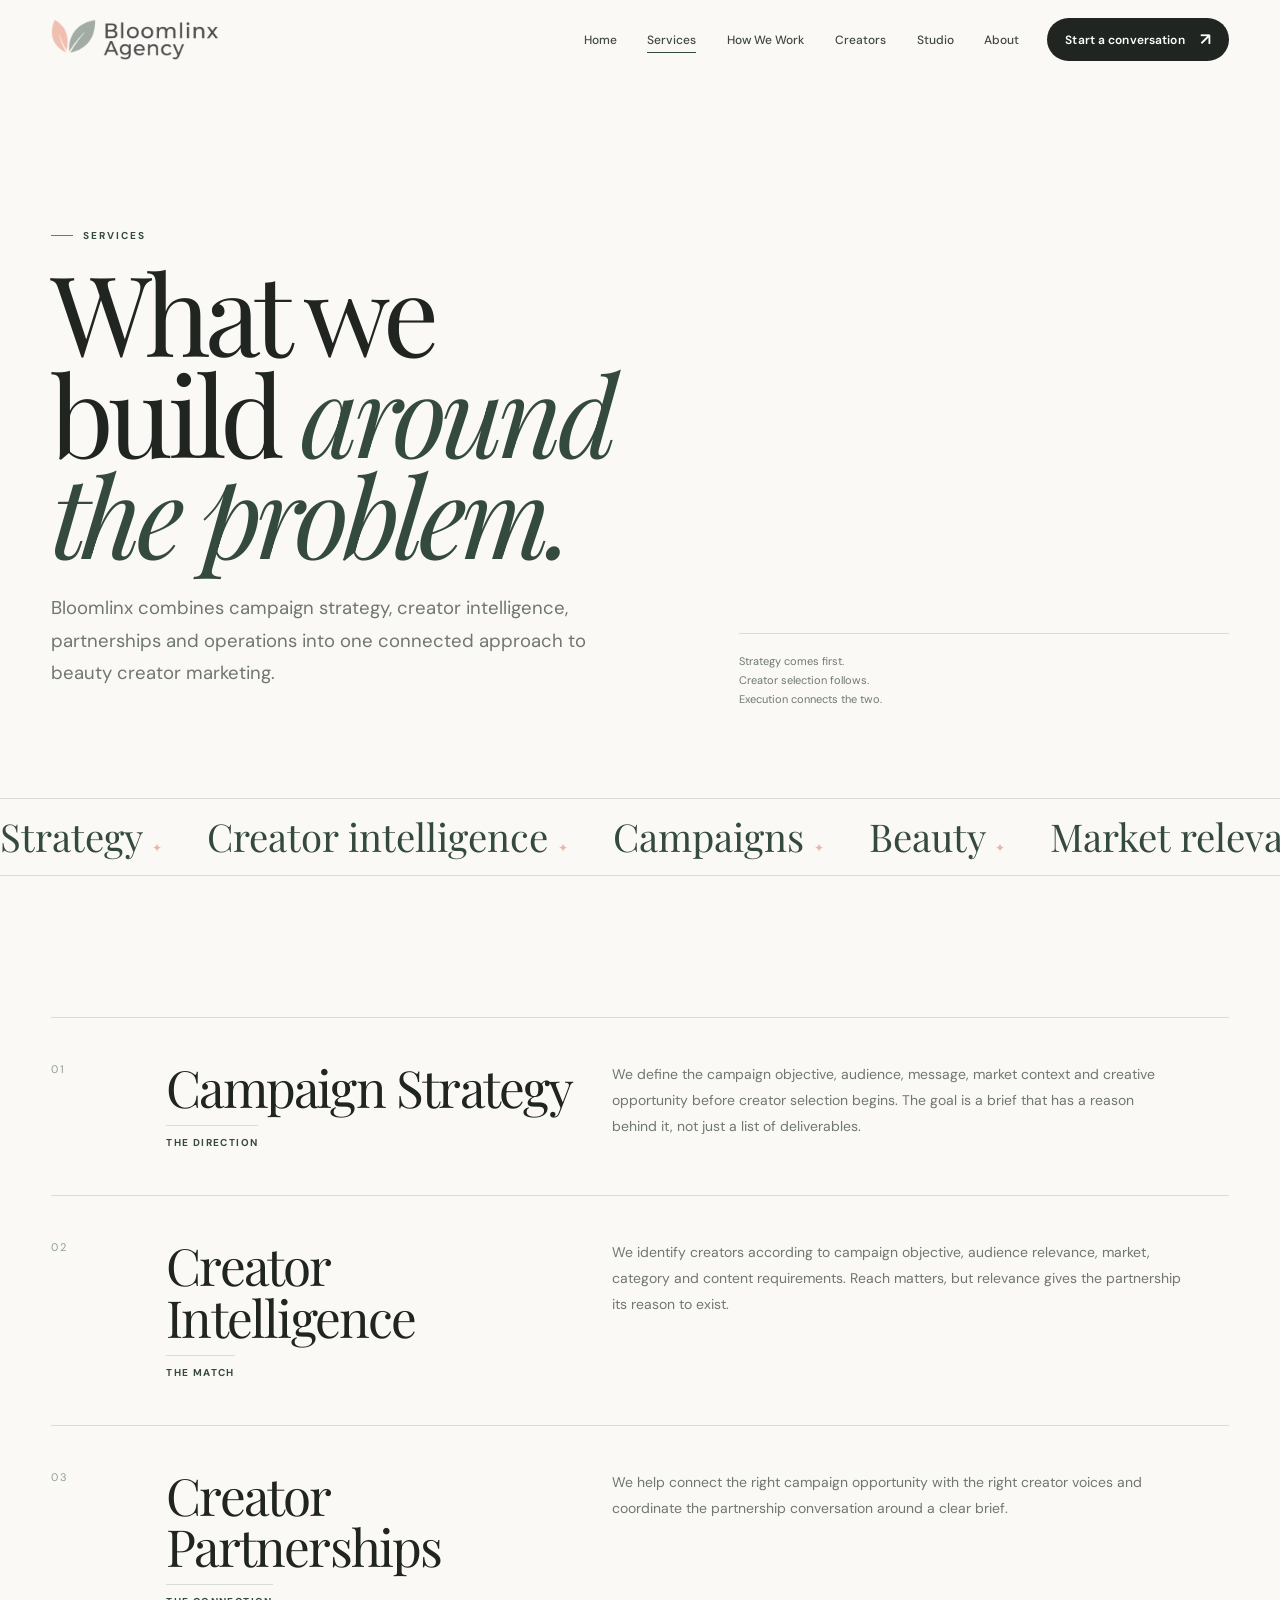
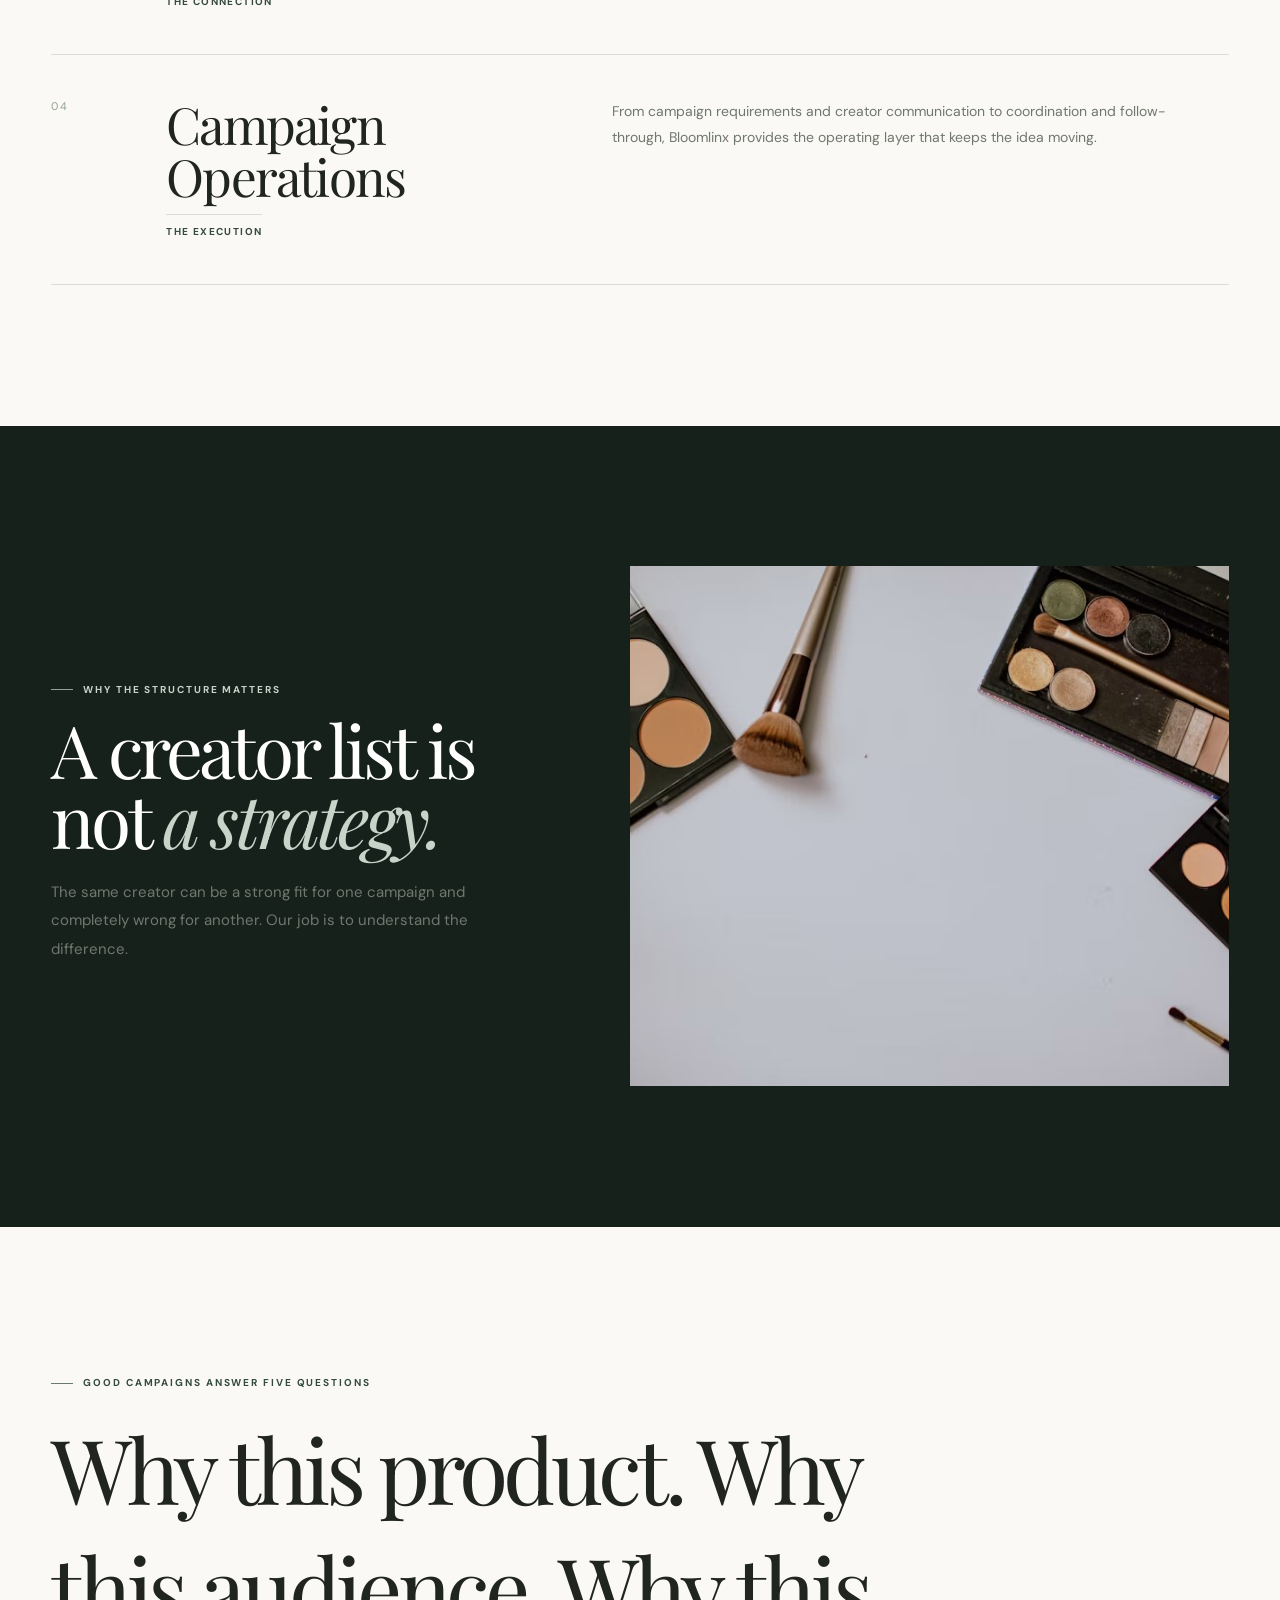
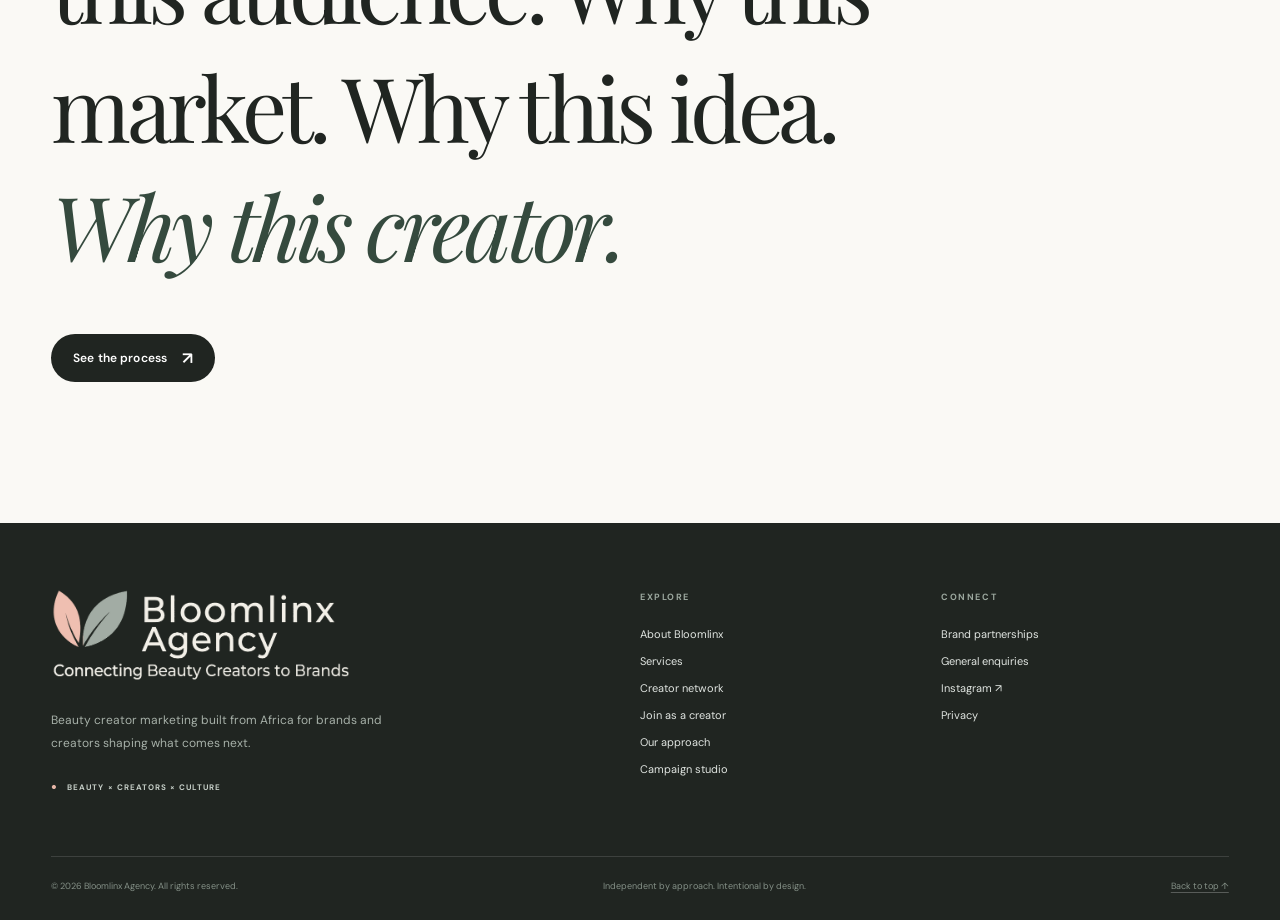
<file: services.html>
<!DOCTYPE html><html lang="en"><head><meta charset="UTF-8"><meta name="viewport" content="width=device-width, initial-scale=1.0"><meta name="theme-color" content="#f7f5ef"><meta name="color-scheme" content="light"><title>Services | Bloomlinx Agency</title><meta name="description" content="Campaign strategy, creator intelligence, creator partnerships and campaign operations for beauty brands."><meta name="author" content="Bloomlinx Agency"><meta name="robots" content="index, follow, max-image-preview:large"><link rel="canonical" href="https://bloomlinxagency.com/services"><meta property="og:type" content="website"><meta property="og:site_name" content="Bloomlinx Agency"><meta property="og:title" content="Services | Bloomlinx Agency"><meta property="og:description" content="Campaign strategy, creator intelligence, creator partnerships and campaign operations for beauty brands."><meta property="og:url" content="https://bloomlinxagency.com/services"><meta property="og:image" content="https://bloomlinxagency.com/images/og-image.png"><meta name="twitter:card" content="summary_large_image"><meta name="twitter:title" content="Services | Bloomlinx Agency"><meta name="twitter:description" content="Campaign strategy, creator intelligence, creator partnerships and campaign operations for beauty brands."><meta name="twitter:image" content="https://bloomlinxagency.com/images/og-image.png"><link rel="icon" type="image/png" href="images/favicon.png"><link rel="apple-touch-icon" href="images/favicon.png"><link rel="preconnect" href="https://fonts.googleapis.com"><link rel="preconnect" href="https://fonts.gstatic.com" crossorigin><link href="https://fonts.googleapis.com/css2?family=DM+Sans:wght@400;500;600;700&family=Playfair+Display:ital,wght@0,400;0,500;0,600;1,400;1,500&display=swap" rel="stylesheet"><script>document.documentElement.classList.add('js');</script><style>
:root {
  --ink: #202521;
  --deep: #17211b;
  --forest: #354a3e;
  --forest-2: #42594b;
  --sage: #8fa195;
  --sage-pale: #dce5de;
  --blush: #e7b6a7;
  --cream: #f3f0e8;
  --paper: #faf9f5;
  --white: #fff;
  --muted: #707770;
  --muted-light: #aeb7b0;
  --line: rgba(32, 37, 33, .14);
  --line-light: rgba(255,255,255,.16);
  --serif: "Playfair Display", Georgia, serif;
  --sans: "DM Sans", Arial, sans-serif;
  --modern: var(--sans);
  --container: 1280px;
  --gutter: clamp(20px, 4vw, 56px);
  --ease: cubic-bezier(.22, 1, .36, 1);
  --shadow-soft: 0 24px 70px rgba(24, 34, 28, .10);
}

*, *::before, *::after { box-sizing: border-box; }
html { scroll-behavior: smooth; scroll-padding-top: 96px; }
body { margin: 0; background: var(--paper); color: var(--ink); font-family: var(--sans); -webkit-font-smoothing: antialiased; overflow-x: clip; }
body.menu-open { overflow: hidden; }
img { display: block; max-width: 100%; }
a { color: inherit; text-decoration: none; }
button, input, select, textarea { font: inherit; }
button, select, a { -webkit-tap-highlight-color: transparent; }
button { color: inherit; }
::selection { color: var(--ink); background: var(--blush); }
:focus-visible { outline: 2px solid var(--forest-2); outline-offset: 4px; }

.sr-only { position: absolute; width: 1px; height: 1px; padding: 0; margin: -1px; overflow: hidden; clip: rect(0, 0, 0, 0); white-space: nowrap; border: 0; }
.skip-link { position: fixed; left: 16px; top: 12px; z-index: 3000; transform: translateY(-150%); background: var(--deep); color: #fff; padding: 12px 16px; border-radius: 3px; }
.skip-link:focus { transform: translateY(0); }
.page-progress { position: fixed; z-index: 2200; inset: 0 auto auto 0; height: 3px; width: 0; background: var(--blush); pointer-events: none; }
.container { width: min(var(--container), calc(100% - (var(--gutter) * 2))); margin-inline: auto; }
.section { padding: clamp(90px, 11vw, 154px) 0; }
.eyebrow { display: inline-flex; align-items: center; gap: 10px; font: 700 10px/1.4 var(--modern); letter-spacing: .19em; text-transform: uppercase; color: var(--forest); }
.eyebrow::before { content: ""; width: 22px; height: 1px; background: currentColor; opacity: .72; }
.eyebrow-light { color: #c4d0c8; }
.serif { font-family: var(--serif); }
.display-title { font-family: var(--serif); font-weight: 400; letter-spacing: -.052em; }
.display-title em { color: var(--forest); font-weight: 400; }
.muted { color: var(--muted); }
.section-intro { max-width: 540px; color: var(--muted); font-size: 14px; line-height: 1.9; }
.rule { height: 1px; background: var(--line); }

/* Header */
.site-header { position: fixed; inset: 0 0 auto; z-index: 1400; padding: 18px 0; border-bottom: 1px solid transparent; background: rgba(250,249,245,.83); backdrop-filter: blur(18px); -webkit-backdrop-filter: blur(18px); transition: padding .35s var(--ease), border-color .35s ease, background .35s ease, box-shadow .35s ease; }
.site-header.scrolled { padding: 10px 0; border-color: var(--line); background: rgba(250,249,245,.95); box-shadow: 0 8px 30px rgba(30,38,31,.035); }
.nav { display: flex; align-items: center; justify-content: space-between; gap: 28px; }
.logo-wrap { display: inline-flex; align-items: center; flex: 0 0 auto; width: 150px; min-height: 38px; }
.logo-wrap img { width: 100%; max-height: 38px; object-fit: contain; object-position: left center; }
.nav-links { display: flex; align-items: center; justify-content: center; gap: clamp(18px, 2.4vw, 34px); margin-left: auto; }
.nav-links a { position: relative; padding: 10px 0; color: #424842; font-size: 12px; font-weight: 500; }
.nav-links a::after { content: ""; position: absolute; left: 0; right: 0; bottom: 5px; height: 1px; background: var(--forest); transform: scaleX(0); transform-origin: right; transition: transform .35s var(--ease); }
.nav-links a:hover::after, .nav-links a[aria-current="location"]::after { transform: scaleX(1); transform-origin: left; }
.nav-cta, .button { display: inline-flex; align-items: center; justify-content: center; gap: 15px; min-height: 48px; padding: 0 21px; border: 1px solid transparent; border-radius: 100px; background: var(--ink); color: #fff; font-size: 12px; font-weight: 600; letter-spacing: .01em; cursor: pointer; transition: background .3s ease, color .3s ease, transform .3s var(--ease), border-color .3s ease, box-shadow .3s ease; }
.nav-cta { min-height: 43px; padding-inline: 17px; white-space: nowrap; }
.nav-cta:hover, .button-dark:hover { background: var(--forest); transform: translateY(-2px); box-shadow: 0 10px 24px rgba(33,54,41,.13); }
.button-light { color: var(--ink); background: rgba(255,255,255,.28); border-color: var(--line); }
.button-light:hover { border-color: var(--forest); color: var(--forest); transform: translateY(-2px); }
.button-arrow { display: inline-block; font-size: 17px; line-height: 1; transition: transform .3s var(--ease); }
a:hover .button-arrow, button:hover .button-arrow { transform: translate(3px,-2px); }
.menu-btn { display: none; width: 44px; height: 44px; border: 1px solid var(--line); border-radius: 50%; background: transparent; align-items: center; justify-content: center; cursor: pointer; position: relative; z-index: 1301; }
.menu-icon, .menu-icon::before, .menu-icon::after { display: block; width: 17px; height: 1.5px; background: var(--ink); content: ""; transition: transform .28s ease, top .28s ease, opacity .2s ease; position: relative; }
.menu-icon::before { position: absolute; top: -5px; }
.menu-icon::after { position: absolute; top: 5px; }
.menu-btn[aria-expanded="true"] .menu-icon { background: transparent; }
.menu-btn[aria-expanded="true"] .menu-icon::before { top: 0; transform: rotate(45deg); }
.menu-btn[aria-expanded="true"] .menu-icon::after { top: 0; transform: rotate(-45deg); }
.mobile-panel { position: fixed; inset: 0; z-index: 1300; display: flex; flex-direction: column; justify-content: center; gap: 6px; padding: 96px var(--gutter) 36px; background: var(--paper); opacity: 0; visibility: hidden; transform: translateY(-10px); transition: opacity .25s ease, transform .35s var(--ease), visibility .25s; }
.mobile-panel.open { opacity: 1; visibility: visible; transform: translateY(0); }
.mobile-panel a { width: fit-content; padding: 8px 0; font: 400 clamp(38px, 9vw, 56px)/1.1 var(--serif); letter-spacing: -.04em; }
.mobile-panel .mobile-panel-note { margin-top: 22px; padding-top: 20px; border-top: 1px solid var(--line); color: var(--muted); font-size: 12px; line-height: 1.7; }

/* Hero */
.hero { position: relative; isolation: isolate; padding: clamp(132px, 15vw, 190px) 0 78px; overflow: hidden; }
.hero::before { content: ""; position: absolute; z-index: -1; right: 4%; top: 110px; width: 120px; height: 1px; background: var(--blush); opacity: .7; }
.hero-grid { display: grid; grid-template-columns: minmax(0, .98fr) minmax(0, 1.02fr); align-items: center; gap: clamp(40px, 7vw, 100px); }
.hero-copy { position: relative; z-index: 2; padding: 20px 0 36px; }
.hero-kicker { display: flex; align-items: center; flex-wrap: wrap; gap: 12px; margin-bottom: 27px; }
.live-dot { width: 7px; height: 7px; border-radius: 50%; background: #79927f; box-shadow: 0 0 0 4px rgba(121,146,127,.13); }
.kicker-text { color: #69726b; font-size: 11px; letter-spacing: .08em; }
.hero-title { max-width: 690px; margin: 0 0 28px; font: 400 clamp(59px, 7.2vw, 104px)/.91 var(--serif); letter-spacing: -.065em; }
.hero-title .line { display: block; }
.hero-title em { display: inline-block; color: var(--forest); font-weight: 400; }
.hero-description { max-width: 510px; margin: 0 0 31px; color: #68716a; font-size: clamp(15px, 1.3vw, 17px); line-height: 1.85; }
.hero-actions { display: flex; flex-wrap: wrap; gap: 11px; }
.hero-proofline { display: flex; align-items: center; flex-wrap: wrap; gap: 13px 20px; margin-top: 42px; color: #6d756e; font: 500 10px/1.5 var(--modern); letter-spacing: .07em; text-transform: uppercase; }
.proof-item { display: inline-flex; align-items: center; gap: 8px; }
.proof-item::before { content: "•"; color: var(--blush); font-size: 13px; }
.hero-visual { position: relative; min-height: clamp(460px, 52vw, 675px); opacity: 1; }
.hero-image-main { position: absolute; right: 2%; top: 0; width: 75%; height: 88%; object-fit: cover; object-position: center; filter: saturate(.84); }
.hero-image-small { position: absolute; left: 0; bottom: 2%; width: 41%; height: 42%; object-fit: cover; object-position: center; border: 10px solid var(--paper); filter: saturate(.82); }
.hero-image-main-wrap { position: absolute; inset: 0; overflow: hidden; }
.hero-caption { position: absolute; z-index: 2; right: 0; bottom: 8%; width: min(250px, 47%); padding: 22px 23px 24px; background: var(--deep); color: #fff; box-shadow: var(--shadow-soft); }
.hero-caption-top { display: flex; align-items: center; justify-content: space-between; gap: 10px; margin-bottom: 19px; color: #aebcb3; font: 700 9px/1.4 var(--modern); letter-spacing: .16em; text-transform: uppercase; }
.hero-caption-mark { color: var(--blush); font-size: 17px; }
.hero-caption strong { display: block; font: 400 clamp(19px, 2vw, 25px)/1.15 var(--serif); }
.hero-caption small { display: block; margin-top: 14px; color: #b7c2bb; font-size: 10px; line-height: 1.6; }
.hero-index { position: absolute; top: 16%; left: 1%; writing-mode: vertical-rl; transform: rotate(180deg); color: #818b82; font: 600 9px/1 var(--modern); letter-spacing: .2em; text-transform: uppercase; }
.image-corner { position: absolute; right: 1%; top: -12px; width: 34px; height: 34px; border-top: 1px solid var(--forest); border-right: 1px solid var(--forest); }


/* Visual story + floating keyword board */
.visual-story { padding: clamp(70px, 9vw, 120px) 0; background: var(--paper); overflow: hidden; }
.visual-story-head { display:flex; justify-content:space-between; align-items:flex-end; gap:35px; margin-bottom:38px; }
.visual-story-title { max-width:780px; margin:22px 0 0; font-size:clamp(48px,6vw,82px); line-height:.94; }
.visual-story-note { max-width:330px; margin:0 0 5px; color:var(--muted); font-size:13px; line-height:1.8; }
.visual-collage { display:grid; grid-template-columns:1.15fr .85fr .72fr; grid-template-rows:260px 220px; gap:12px; }
.story-image { position:relative; overflow:hidden; min-width:0; background:#ddd; }
.story-image img { width:100%; height:100%; object-fit:cover; filter:saturate(.9); transition:transform 1.1s var(--ease), filter .5s ease; }
.story-image:hover img { transform:scale(1.045); filter:saturate(1); }
.story-image.tall { grid-row:1 / span 2; }
.story-image.wide { grid-column:2 / span 2; }
.story-image-label { position:absolute; left:15px; bottom:15px; z-index:2; padding:8px 10px; background:rgba(250,249,245,.9); color:var(--ink); font:700 8px/1.4 var(--modern); letter-spacing:.13em; text-transform:uppercase; }
.keyword-board { position:relative; margin-top:28px; min-height:118px; overflow:hidden; border-top:1px solid var(--line); border-bottom:1px solid var(--line); background:var(--cream); }
.keyword-track { position:absolute; left:0; top:50%; display:flex; align-items:center; gap:13px; width:max-content; transform:translateY(-50%); animation:keyword-slide 30s linear infinite; }
.keyword-board:hover .keyword-track { animation-play-state:paused; }
.keyword-chip { display:inline-flex; align-items:center; gap:9px; padding:15px 19px; border:1px solid rgba(53,74,62,.18); border-radius:3px; background:rgba(250,249,245,.82); color:var(--ink); white-space:nowrap; box-shadow:0 10px 28px rgba(32,37,33,.045); font:600 11px/1 var(--modern); letter-spacing:.06em; text-transform:uppercase; }
.keyword-chip:nth-child(2n) { transform:translateY(-13px) rotate(-1.5deg); }
.keyword-chip:nth-child(3n) { transform:translateY(10px) rotate(1.2deg); background:var(--deep); color:#fff; border-color:rgba(255,255,255,.12); }
.keyword-chip:nth-child(4n) { border-radius:999px; background:var(--blush); border-color:transparent; }
.keyword-dot { width:5px; height:5px; border-radius:50%; background:var(--forest); }
.keyword-chip:nth-child(3n) .keyword-dot { background:var(--blush); }
@keyframes keyword-slide { to { transform:translate(-50%, -50%); } }
.visual-story-mini { display:flex; align-items:center; gap:12px; margin-top:16px; color:#7a827b; font:700 8px/1.5 var(--modern); letter-spacing:.14em; text-transform:uppercase; }
.visual-story-mini::before { content:""; width:30px; height:1px; background:var(--blush); }

/* Agency intro */
.intro { background: var(--cream); }
.intro-grid { display: grid; grid-template-columns: minmax(240px, .72fr) minmax(0, 1.28fr); gap: clamp(50px, 9vw, 130px); }
.intro-title { max-width: 530px; margin: 22px 0 0; font-size: clamp(47px, 5.7vw, 77px); line-height: .99; }
.intro-copy { max-width: 770px; }
.intro-copy p { margin: 0 0 24px; color: #475049; font-size: clamp(17px, 1.7vw, 22px); line-height: 1.72; }
.intro-copy p:first-child { color: var(--ink); font-family: var(--serif); font-size: clamp(23px, 2.35vw, 32px); line-height: 1.4; }
.intro-copy p:last-child { margin-bottom: 0; }
.intro-signature { display: flex; gap: 15px; align-items: center; margin-top: 37px; color: var(--forest); font: 700 10px/1.4 var(--modern); letter-spacing: .15em; text-transform: uppercase; }
.intro-signature::before { content: ""; width: 38px; height: 1px; background: var(--blush); }

/* Strategy */
.strategy { position: relative; overflow: hidden; background: var(--deep); color: #fff; }
.strategy::after { content: ""; position: absolute; right: -240px; bottom: -390px; width: 670px; aspect-ratio: 1; border: 1px solid rgba(255,255,255,.075); border-radius: 50%; box-shadow: 0 0 0 65px rgba(255,255,255,.018), 0 0 0 130px rgba(255,255,255,.013); pointer-events: none; }
.strategy .eyebrow { color: #becbc2; }
.strategy-header { display: flex; justify-content: space-between; align-items: flex-end; gap: 50px; margin-bottom: 75px; position: relative; z-index: 1; }
.strategy-title { max-width: 790px; margin: 23px 0 0; font: 400 clamp(47px, 6.5vw, 86px)/.96 var(--serif); letter-spacing: -.052em; }
.strategy-title em { display: block; color: var(--blush); font-weight: 400; }
.strategy-header p { max-width: 330px; margin: 0 0 8px; color: #b1bdb5; font-size: 13px; line-height: 1.9; }
.strategy-flow { display: grid; grid-template-columns: repeat(5, minmax(0, 1fr)); border-top: 1px solid var(--line-light); border-bottom: 1px solid var(--line-light); position: relative; z-index: 1; }
.flow-item { min-height: 245px; padding: 28px 23px 32px; border-right: 1px solid var(--line-light); transition: background .35s ease; }
.flow-item:first-child { padding-left: 0; }
.flow-item:last-child { border-right: 0; }
.flow-item:hover { background: rgba(255,255,255,.035); }
.flow-number { margin-bottom: 42px; color: var(--blush); font: 400 16px/1 var(--serif); }
.flow-item h3 { margin: 0 0 13px; font: 400 25px/1.1 var(--serif); }
.flow-item p { margin: 0; color: #aebbb3; font-size: 12px; line-height: 1.8; }

/* Services */
.services-header { display: flex; justify-content: space-between; align-items: flex-end; gap: 40px; margin-bottom: 61px; }
.services-title { max-width: 750px; margin: 22px 0 0; font-size: clamp(48px, 6.3vw, 82px); line-height: .96; }
.services-header .section-intro { margin-bottom: 5px; }
.services-grid { display: grid; grid-template-columns: repeat(4, minmax(0, 1fr)); border-top: 1px solid var(--line); border-left: 1px solid var(--line); }
.service-card { position: relative; min-height: 345px; padding: 30px 26px 31px; overflow: hidden; border-right: 1px solid var(--line); border-bottom: 1px solid var(--line); isolation: isolate; transition: color .35s ease, background .35s ease; }
.service-card::before { content: ""; position: absolute; z-index: -1; width: 20px; height: 20px; right: -25px; bottom: -25px; border-radius: 50%; background: var(--sage-pale); transition: width .65s var(--ease), height .65s var(--ease), right .65s var(--ease), bottom .65s var(--ease); }
.service-card:hover::before { width: 420px; height: 420px; right: -185px; bottom: -205px; }
.service-card-head { display: flex; align-items: center; justify-content: space-between; gap: 14px; }
.service-number { color: #7e9584; font: 400 15px/1 var(--serif); }
.service-arrow { display: grid; place-items: center; width: 34px; height: 34px; border: 1px solid var(--line); border-radius: 50%; font-size: 16px; transition: transform .35s var(--ease), background .35s ease; }
.service-card:hover .service-arrow { transform: rotate(45deg); background: rgba(255,255,255,.6); }
.service-card h3 { max-width: 270px; margin: 64px 0 15px; font: 400 clamp(24px, 2.2vw, 30px)/1.08 var(--serif); letter-spacing: -.02em; }
.service-card p { max-width: 290px; margin: 0; color: #6c746e; font-size: 12px; line-height: 1.85; }
.service-tag { display: inline-block; margin-top: 25px; padding-top: 10px; border-top: 1px solid var(--line); color: #7e867f; font: 700 8px/1.4 var(--modern); letter-spacing: .13em; text-transform: uppercase; }

/* Campaign idea / illustrative field note */
.field-note { padding-top: 0; }
.field-note-grid { display: grid; grid-template-columns: 1fr 1fr; min-height: 510px; background: var(--forest); color: #fff; }
.field-note-visual { position: relative; min-height: 480px; overflow: hidden; background: #d8d8cb; }
.field-note-visual img { width: 100%; height: 100%; min-height: 480px; object-fit: cover; filter: saturate(.76); transition: transform 1.1s var(--ease); }
.field-note-grid:hover .field-note-visual img { transform: scale(1.035); }
.field-note-stamp { position: absolute; top: 25px; left: 25px; display: inline-flex; align-items: center; gap: 8px; padding: 10px 13px; background: rgba(250,249,245,.91); color: var(--ink); font: 700 9px/1.3 var(--modern); letter-spacing: .1em; text-transform: uppercase; }
.field-note-content { display: flex; flex-direction: column; justify-content: space-between; padding: clamp(34px, 5vw, 64px); }
.field-note-content .eyebrow { color: #d0dbd3; }
.field-note-content h2 { max-width: 560px; margin: 26px 0 20px; font: 400 clamp(37px, 4.4vw, 58px)/1.02 var(--serif); letter-spacing: -.04em; }
.field-note-content h2 em { color: var(--blush); font-weight: 400; }
.field-note-content p { max-width: 500px; margin: 0; color: #c8d1cb; font-size: 13px; line-height: 1.9; }
.field-note-bottom { display: flex; align-items: flex-end; justify-content: space-between; gap: 20px; margin-top: 40px; padding-top: 20px; border-top: 1px solid rgba(255,255,255,.18); }
.field-note-bottom span { max-width: 250px; color: #c2cdc5; font-size: 10px; line-height: 1.7; }
.field-note-bottom a { display: inline-flex; align-items: center; gap: 9px; white-space: nowrap; font-size: 11px; font-weight: 600; }
.field-note-bottom a:hover { color: var(--blush); }
.disclaimer { display: block; margin-top: 12px; color: var(--muted); font-size: 10px; line-height: 1.7; }

/* Opportunity */
.opportunity { padding-top: clamp(85px, 10vw, 130px); }
.opportunity-grid { display: grid; grid-template-columns: minmax(0, .86fr) minmax(0, 1.14fr); gap: clamp(42px, 7vw, 90px); align-items: start; }
.opportunity-media { position: sticky; top: 115px; }
.opportunity-image { width: 100%; height: clamp(490px, 54vw, 700px); object-fit: cover; object-position: center; filter: saturate(.84); }
.opportunity-image-caption { display: flex; align-items: center; justify-content: space-between; gap: 16px; margin-top: 14px; color: #7c847d; font: 700 9px/1.5 var(--modern); letter-spacing: .13em; text-transform: uppercase; }
.opportunity-copy { padding: 8px 0 0; }
.opportunity-title { margin: 24px 0 30px; font-size: clamp(47px, 5.6vw, 75px); line-height: .99; }
.opportunity-title em { display: block; }
.opportunity-lead { margin: 0 0 25px; color: var(--ink); font: 400 clamp(21px, 2.2vw, 29px)/1.45 var(--serif); }
.opportunity-copy p:not(.opportunity-lead) { margin: 0 0 20px; color: #606961; font-size: 14px; line-height: 1.95; }
.opportunity-pullquote { margin-top: 38px; padding: 24px 0 24px 23px; border-left: 2px solid var(--blush); color: var(--forest); font: italic 400 22px/1.45 var(--serif); }
.opportunity-signoff { display: flex; align-items: center; gap: 12px; margin-top: 28px; color: var(--forest); font: 700 9px/1.5 var(--modern); letter-spacing: .16em; text-transform: uppercase; }
.opportunity-signoff::before { content: ""; height: 1px; width: 28px; background: var(--blush); }

  
.concept { background: var(--cream); }
.concept-grid { display:grid; grid-template-columns:180px minmax(0,1fr); gap:clamp(35px,7vw,90px); align-items:start; }
.concept-label { display:flex; flex-direction:column; gap:20px; }
.concept-no { color:#7f897f; font:700 9px/1.5 var(--modern); letter-spacing:.14em; text-transform:uppercase; }
.concept-copy h2 { max-width:850px; margin:0 0 45px; font-size:clamp(42px,5.3vw,70px); line-height:.98; }
.concept-copy h2 em { color:var(--forest); font-weight:400; }
.concept-columns { display:grid; grid-template-columns:1fr 1fr; gap:30px; padding-top:22px; border-top:1px solid var(--line); }
.concept-columns strong { display:block; margin-bottom:10px; font:400 23px/1.2 var(--serif); }
.concept-columns p { max-width:430px; margin:0; color:var(--muted); font-size:12px; line-height:1.85; }

/* Creator network */
.network-intro { display:grid; grid-template-columns:180px minmax(0,1fr); gap:25px; align-items:start; margin:0 0 26px; padding:18px 0; border-top:1px solid var(--line); border-bottom:1px solid var(--line); color:var(--muted); font-size:11px; line-height:1.8; }
.network-intro > span:first-child { color:var(--forest); font:700 9px/1.5 var(--modern); letter-spacing:.16em; text-transform:uppercase; }
.opportunity-map { min-height:clamp(490px,54vw,700px); display:flex; flex-direction:column; justify-content:center; gap:0; padding:clamp(28px,4vw,55px); background:var(--deep); color:#fff; }
.opportunity-map span { display:block; padding:18px 0; font:400 clamp(30px,4vw,54px)/1 var(--serif); border-bottom:1px solid rgba(255,255,255,.14); }
.opportunity-map span:first-child { color:var(--blush); }
.opportunity-map i { display:block; width:1px; height:20px; margin-left:15px; background:var(--blush); opacity:.8; }
.creator-art.art-oreva { --art-bg:#d7dfd6; }

.network { background: var(--paper); }
.network-header { display: grid; grid-template-columns: minmax(0, 1.05fr) minmax(260px, .75fr); align-items: end; gap: clamp(35px, 7vw, 90px); margin-bottom: 48px; }
.network-title { margin: 22px 0 0; font-size: clamp(52px, 6.7vw, 88px); line-height: .93; }
.network-description { max-width: 440px; margin: 0 0 6px; color: var(--muted); font-size: 14px; line-height: 1.9; }
.creator-grid { display: grid; grid-template-columns: repeat(3, minmax(0, 1fr)); gap: 16px; align-items: stretch; }
.creator-card { min-width: 0; display: flex; flex-direction: column; background: #fff; border: 1px solid rgba(32,37,33,.09); transition: transform .4s var(--ease), box-shadow .4s ease, border-color .3s ease; }
.creator-card:hover { transform: translateY(-5px); border-color: rgba(53,74,62,.25); box-shadow: var(--shadow-soft); }
.creator-card[hidden] { display: none !important; }
.creator-art { position: relative; display: grid; place-items: center; min-height: 220px; overflow: hidden; isolation: isolate; background: var(--art-bg, #e6e3d8); }
.creator-art::before, .creator-art::after { content: ""; position: absolute; z-index: -1; border: 1px solid rgba(44,60,49,.22); border-radius: 50%; }
.creator-art::before { width: 170px; aspect-ratio: 1; transform: translate(-20px, 10px); box-shadow: 0 0 0 28px rgba(255,255,255,.09), 0 0 0 56px rgba(255,255,255,.07); }
.creator-art::after { width: 105px; aspect-ratio: 1; transform: translate(-20px, 10px); background: rgba(255,255,255,.15); }
.creator-art.art-julia { --art-bg: #deded1; }
.creator-art.art-lora { --art-bg: #ead2c8; }
.creator-art.art-alaric { --art-bg: #d8dfd7; }
.creator-art.art-diya { --art-bg: #e6dfd2; }
.creator-art.art-mimi { --art-bg: #dcd5e0; }
.creator-initials { font: 400 56px/1 var(--serif); letter-spacing: -.08em; color: var(--forest); }
.creator-art-label { position: absolute; top: 15px; left: 15px; color: #47534a; font: 700 8px/1.4 var(--modern); letter-spacing: .15em; text-transform: uppercase; }
.creator-art-index { position: absolute; right: 15px; bottom: 15px; color: #47534a; font: 400 13px/1 var(--serif); }
.creator-card-body { display: flex; flex: 1; flex-direction: column; padding: 24px 23px 22px; }
.creator-platform { display: flex; align-items: center; justify-content: space-between; gap: 8px; color: #7b847d; font: 700 8px/1.4 var(--modern); letter-spacing: .12em; text-transform: uppercase; }
.creator-platform .creator-category { padding: 5px 8px; border-radius: 100px; background: var(--cream); color: var(--forest); }
.creator-name { margin: 20px 0 4px; font: 400 29px/1.1 var(--serif); letter-spacing: -.025em; }
.creator-handle { color: var(--forest); font-size: 11px; }
.creator-metrics { display: grid; grid-template-columns: 1fr 1fr; margin: 24px 0 20px; border-top: 1px solid var(--line); border-bottom: 1px solid var(--line); }
.creator-metric { min-width: 0; padding: 14px 7px 13px 0; }
.creator-metric + .creator-metric { padding-left: 15px; border-left: 1px solid var(--line); }
.creator-metric strong { display: block; overflow-wrap: anywhere; font: 400 20px/1.2 var(--serif); }
.creator-metric span { display: block; margin-top: 5px; color: #7a827b; font-size: 9px; }
.creator-card-foot { display: flex; align-items: center; justify-content: space-between; gap: 12px; margin-top: auto; padding-top: 5px; }
.creator-link { display: inline-flex; align-items: center; gap: 8px; color: var(--ink); font-size: 11px; font-weight: 600; }
.creator-link:hover { color: var(--forest); }
.creator-link span { transition: transform .3s var(--ease); }
.creator-link:hover span { transform: translate(3px,-2px); }
.network-note { display: flex; align-items: flex-start; gap: 10px; margin-top: 22px; color: #737b74; font-size: 10px; line-height: 1.8; }
.network-note::before { content: "i"; display: grid; flex: 0 0 17px; place-items: center; width: 17px; height: 17px; border: 1px solid #aab2ab; border-radius: 50%; font: italic 11px/1 var(--serif); }
.network-cta { display: flex; justify-content: space-between; align-items: center; gap: 25px; margin-top: 43px; padding: 25px 0 0; border-top: 1px solid var(--line); }
.network-cta p { max-width: 520px; margin: 0; color: var(--muted); font-size: 13px; line-height: 1.8; }

/* Difference */
.difference { background: var(--cream); }
.difference-grid { display: grid; grid-template-columns: minmax(260px, .8fr) minmax(0, 1.2fr); gap: clamp(55px, 9vw, 125px); }
.difference-title { max-width: 550px; margin: 22px 0 0; font-size: clamp(51px, 6.4vw, 82px); line-height: .94; }
.difference-copy { max-width: 720px; }
.difference-copy > p { margin: 0 0 46px; color: #485048; font: 400 clamp(19px, 2vw, 24px)/1.65 var(--serif); }
.principles { border-top: 1px solid var(--line); }
.principle { display: grid; grid-template-columns: 43px minmax(0,1fr); gap: 20px; padding: 24px 0; border-bottom: 1px solid var(--line); }
.principle-number { padding-top: 4px; color: #879889; font: 400 15px/1 var(--serif); }
.principle h4 { margin: 0 0 7px; font: 400 24px/1.2 var(--serif); }
.principle p { max-width: 540px; margin: 0; color: var(--muted); font-size: 12px; line-height: 1.8; }

/* Campaign studio */
.studio { background: #ebe9e0; }
.studio-grid { display: grid; grid-template-columns: minmax(0, .82fr) minmax(0, 1.18fr); gap: clamp(45px, 8vw, 110px); align-items: start; }
.studio-copy { position: sticky; top: 120px; }
.studio-title { margin: 22px 0 23px; font-size: clamp(48px, 5.8vw, 76px); line-height: .96; }
 .studio-copy > p { max-width: 470px; margin: 0; color: #687168; font-size: 14px; line-height: 1.9; }
.studio-points { display: grid; gap: 0; margin-top: 32px; border-top: 1px solid rgba(53,74,62,.16); }
.studio-point { display: grid; grid-template-columns: 38px minmax(0,1fr); align-items: start; gap: 13px; padding: 18px 0; border-bottom: 1px solid rgba(53,74,62,.16); color: #4f5b51; }
.studio-point-mark { display: grid; place-items: center; width: 34px; height: 34px; border: 1px solid rgba(53,74,62,.2); border-radius: 50%; color: var(--forest); font-size: 13px; transition: background .3s ease, color .3s ease, transform .3s var(--ease); }
.studio-point:hover .studio-point-mark { background: var(--forest); color: #fff; transform: rotate(-8deg); }
.studio-point strong { display: block; margin: 0 0 4px; color: var(--ink); font: 400 19px/1.25 var(--serif); }
.studio-point small { display: block; max-width: 380px; color: #737b73; font-size: 11px; line-height: 1.75; }
.studio-assurance { display: flex; align-items: center; gap: 10px; margin-top: 23px; color: #697369; font-size: 10px; line-height: 1.65; }
.studio-assurance svg { flex: 0 0 17px; color: var(--forest); }
.studio-panel { padding: clamp(24px, 3.5vw, 43px); background: var(--paper); border: 1px solid rgba(32,37,33,.08); box-shadow: 0 20px 55px rgba(35,43,35,.055); }
.studio-panel-head { display: flex; justify-content: space-between; align-items: flex-start; gap: 18px; margin-bottom: 30px; padding-bottom: 21px; border-bottom: 1px solid var(--line); }
.studio-panel-head h3 { margin: 0; font: 400 28px/1.1 var(--serif); }
.studio-panel-head p { margin: 8px 0 0; color: var(--muted); font-size: 11px; line-height: 1.7; }
.studio-step { color: #7a857c; font: 700 8px/1.5 var(--modern); letter-spacing: .14em; white-space: nowrap; }
.brief-form { display: grid; grid-template-columns: repeat(2, minmax(0,1fr)); gap: 19px 16px; }
.form-field { display: grid; gap: 8px; min-width: 0; }
.form-field.full { grid-column: 1 / -1; }
.form-field label { color: #4d564e; font: 700 9px/1.5 var(--modern); letter-spacing: .12em; text-transform: uppercase; }
.form-field select, .form-field textarea, .form-field input { width: 100%; min-height: 47px; padding: 12px 13px; border: 1px solid #d9ddd5; border-radius: 2px; background: #fff; color: var(--ink); font-size: 12px; outline-offset: 3px; }
.form-field select { cursor: pointer; }
.form-field textarea { min-height: 84px; resize: vertical; line-height: 1.7; }
.form-field select:focus, .form-field textarea:focus, .form-field input:focus { border-color: var(--forest); outline: 1px solid var(--forest); }
.form-helper { margin: -3px 0 0; color: #828a82; font-size: 10px; line-height: 1.7; }
.form-submit-row { grid-column: 1 / -1; display: flex; align-items: center; justify-content: space-between; gap: 18px; padding-top: 4px; }
.form-submit-row p { max-width: 190px; margin: 0; color: #7d857e; font-size: 9px; line-height: 1.7; }
.form-submit-row .button { flex: 0 0 auto; }
.brief-preview { margin-top: 24px; padding: 22px; border: 1px solid rgba(53,74,62,.22); background: #f2f3ed; }
.brief-preview[hidden] { display: none; }
.preview-label { color: var(--forest); font: 700 8px/1.5 var(--modern); letter-spacing: .15em; text-transform: uppercase; }
.brief-preview h4 { margin: 10px 0 10px; font: 400 25px/1.2 var(--serif); }
.brief-preview p { margin: 0; color: #606961; font-size: 11px; line-height: 1.85; overflow-wrap: anywhere; white-space: pre-line; }
.preview-actions { display: flex; flex-wrap: wrap; gap: 10px; margin-top: 17px; }
.preview-actions .button { min-height: 40px; padding-inline: 14px; font-size: 10px; }
.copy-status { min-height: 16px; margin-top: 11px !important; color: var(--forest) !important; font-size: 10px !important; }
.brief-insight { display: grid; grid-template-columns: minmax(0,1fr) auto; gap: 18px; align-items: center; margin-top: 18px; padding: 17px 0 0; border-top: 1px solid rgba(53,74,62,.16); }
.brief-insight-label { display: block; margin-bottom: 5px; color: #6d776e; font: 700 8px/1.5 var(--modern); letter-spacing: .14em; text-transform: uppercase; }
.brief-insight-title { display: block; color: var(--ink); font: 400 20px/1.2 var(--serif); }
.brief-insight-note { display: block; max-width: 390px; margin-top: 5px; color: #737b73; font-size: 10px; line-height: 1.7; }
.brief-score { display: grid; place-items: center; width: 57px; height: 57px; border: 1px solid rgba(53,74,62,.3); border-radius: 50%; color: var(--forest); font: 400 17px/1 var(--serif); }
.brief-score small { display: block; margin-top: -10px; color: #788278; font: 700 7px/1 var(--modern); letter-spacing: .1em; }
.preview-actions .button { cursor: pointer; }
@media (max-width: 600px) { .brief-insight { gap: 10px; } .brief-score { width: 51px; height: 51px; } }

  /* Contact */
.contact { padding: clamp(100px, 12vw, 155px) 0; }
.contact-grid { display: grid; grid-template-columns: minmax(0, 1.1fr) minmax(280px, .7fr); gap: clamp(50px, 9vw, 120px); align-items: end; }
.contact-title { margin: 23px 0 0; font-size: clamp(60px, 8vw, 110px); line-height: .87; }
.contact-title em { display: block; color: var(--forest); font-weight: 400; }
.contact-right { max-width: 440px; }
.contact-right > p { margin: 0 0 24px; color: var(--muted); font-size: 14px; line-height: 1.9; }
.contact-link { display: flex; align-items: center; justify-content: space-between; gap: 18px; padding: 17px 0; border-bottom: 1px solid var(--line); font-size: 12px; transition: padding .3s var(--ease), color .3s ease; }
.contact-link:first-child { border-top: 1px solid var(--line); }
.contact-link:hover { padding-left: 7px; color: var(--forest); }
.contact-link span:last-child { color: #87958a; font-size: 17px; }
.contact-smallprint { margin-top: 19px; color: #848b84; font-size: 10px; line-height: 1.7; }

/* Footer */
.site-footer { padding: 65px 0 26px; background: var(--ink); color: #fff; }
.footer-top { display: grid; grid-template-columns: minmax(0, 1.3fr) minmax(130px, .6fr) minmax(150px, .7fr); gap: 55px; padding-bottom: 58px; }
.footer-brand-logo { display: inline-flex; align-items: center; width: 150px; padding: 8px 10px; border-radius: 4px; background: #fff; }
.footer-brand-logo img { width: 100%; max-height: 36px; object-fit: contain; }
.footer-brand p { max-width: 340px; margin: 22px 0 0; color: #a6b0a8; font-size: 12px; line-height: 1.9; }
.footer-mark { display: flex; align-items: center; gap: 9px; margin-top: 21px; color: #c5cec7; font: 700 8px/1.5 var(--modern); letter-spacing: .13em; text-transform: uppercase; }
.footer-mark span { color: var(--blush); font-size: 15px; }
.footer-column h3 { margin: 3px 0 22px; color: #9ba79e; font: 700 9px/1.5 var(--modern); letter-spacing: .17em; text-transform: uppercase; }
.footer-column a { display: block; width: fit-content; margin-bottom: 13px; color: #e0e5e1; font-size: 11px; transition: color .2s ease; }
.footer-column a:hover { color: var(--blush); }
.footer-bottom { display: flex; justify-content: space-between; align-items: center; gap: 20px; padding-top: 22px; border-top: 1px solid rgba(255,255,255,.13); color: #849087; font-size: 9px; line-height: 1.7; }
.footer-bottom a { text-decoration: underline; text-decoration-color: rgba(255,255,255,.25); text-underline-offset: 3px; }

/* Reveal animation: enabled only when JS runs */
.js .reveal { opacity: 0; transform: translate3d(0, 22px, 0); transition: opacity .8s var(--ease), transform .9s var(--ease); transition-delay: var(--delay, 0ms); }
.js .reveal.is-visible { opacity: 1; transform: translate3d(0,0,0); }
.js .reveal-image { clip-path: inset(0 0 0 0); }
.js .image-mask { overflow: hidden; }
.js .image-mask img { transform: scale(1.045); transition: transform 1.4s var(--ease); }
.js .image-mask.is-visible img { transform: scale(1); }
.hero-copy .hero-kicker, .hero-copy .hero-title, .hero-copy .hero-description, .hero-copy .hero-actions, .hero-copy .hero-proofline { animation: hero-enter .85s var(--ease) both; }
.hero-copy .hero-title { animation-delay: .08s; }
.hero-copy .hero-description { animation-delay: .16s; }
.hero-copy .hero-actions { animation-delay: .23s; }
.hero-copy .hero-proofline { animation-delay: .31s; }
.hero-visual { animation: hero-visual-enter 1.15s var(--ease) .12s both; }
@keyframes hero-enter { from { opacity: 0; transform: translateY(18px); } to { opacity: 1; transform: translateY(0); } }
@keyframes hero-visual-enter { from { opacity: 0; transform: translateY(17px) scale(.99); } to { opacity: 1; transform: translateY(0) scale(1); } }

/* Responsive */
@media (max-width: 1120px) {
  .nav-links { gap: 18px; }
  .logo-wrap { width: 137px; }
  .nav-cta { padding-inline: 14px; }
  .strategy-flow { grid-template-columns: repeat(3, minmax(0,1fr)); }
  .flow-item:nth-child(3) { border-right: 0; }
  .flow-item:nth-child(n+4) { border-top: 1px solid var(--line-light); }
  .services-grid { grid-template-columns: repeat(2, minmax(0,1fr)); }
  .service-card { min-height: 300px; }
  .creator-grid { grid-template-columns: repeat(2, minmax(0,1fr)); }
  .creator-art { min-height: 190px; }
}
@media (max-width: 850px) {
  .visual-story-head { display:block; }
  .visual-story-note { margin-top:22px; max-width:600px; }
  .visual-collage { grid-template-columns:1fr 1fr; grid-template-rows:260px 220px 220px; }
  .story-image.tall { grid-row:1 / span 2; }
  .story-image.wide { grid-column:1 / -1; grid-row:3; }
}
@media (max-width: 600px) {
  .visual-story { padding:72px 0 0; }
  .visual-story-title { font-size:clamp(44px,11.5vw,62px); }
  .visual-collage { grid-template-columns:1fr; grid-template-rows:300px 220px 220px 220px; gap:9px; }
  .story-image.tall, .story-image.wide { grid-column:auto; grid-row:auto; }
  .keyword-board { min-height:105px; }
  .keyword-chip { padding:13px 16px; font-size:9px; }
}
@media (max-width: 850px) {
  :root { --gutter: 28px; }
  .site-header { padding: 13px 0; }
  .nav-links, .nav > .nav-cta { display: none; }
  .menu-btn { display: inline-flex; }
  .hero { padding-top: 125px; }
  .hero-grid { grid-template-columns: 1fr; gap: 28px; }
  .hero-copy { padding: 10px 0 0; }
  .hero-title { max-width: 780px; font-size: clamp(68px, 11vw, 100px); }
  .hero-description { max-width: 620px; }
  .hero-visual { width: min(100%, 700px); min-height: clamp(430px, 77vw, 620px); margin-left: auto; }
  .hero-image-main { width: 76%; height: 91%; }
  .hero-image-small { height: 42%; }
  .hero-caption { bottom: 5%; }
  .intro-grid, .difference-grid, .studio-grid { grid-template-columns: 1fr; }
  .intro-grid, .difference-grid { gap: 42px; }
  .intro-title { max-width: 640px; }
  .strategy-header, .services-header, .process-header { display: block; }
  .strategy-header p, .services-header .section-intro, .process-header .section-intro { margin-top: 25px; }
  .field-note-grid { grid-template-columns: 1fr; }
  .field-note-visual, .field-note-visual img { min-height: 360px; max-height: 520px; }
  .field-note-content { min-height: 430px; }
  .opportunity-grid { grid-template-columns: .78fr 1.22fr; gap: 32px; }
  .opportunity-media { position: static; }
  .opportunity-image { height: 520px; }
  .network-header { grid-template-columns: 1fr; gap: 25px; }
  .studio-copy { position: static; }
  .studio-grid { gap: 40px; }
  .contact-grid { grid-template-columns: 1fr; gap: 45px; }
  .contact-right { max-width: 600px; }
}
@media (max-width: 600px) {
  :root { --gutter: 20px; }
  html { scroll-padding-top: 78px; }
  .section { padding: 84px 0; }
  .logo-wrap { width: 128px; min-height: 33px; }
  .logo-wrap img { max-height: 33px; }
  .hero { padding: 112px 0 47px; }
  .hero-kicker { margin-bottom: 23px; }
  .kicker-text { font-size: 9px; }
  .hero-title { font-size: clamp(56px, 14vw, 78px); line-height: .94; margin-bottom: 23px; }
  .hero-description { font-size: 14px; line-height: 1.85; margin-bottom: 25px; }
  .hero-actions { align-items: stretch; flex-direction: column; max-width: 290px; }
  .hero-actions .button { justify-content: space-between; padding-inline: 19px; }
  .hero-proofline { gap: 10px 14px; margin-top: 28px; font-size: 8px; }
  .hero-visual { min-height: 390px; margin-top: 2px; }
  .hero-image-main { right: 0; width: 78%; height: 88%; }
  .hero-image-small { width: 43%; height: 42%; bottom: 0; border-width: 7px; }
  .hero-caption { right: 0; bottom: 4%; width: 48%; padding: 14px; }
  .hero-caption-top { margin-bottom: 11px; font-size: 7px; }
  .hero-caption strong { font-size: 18px; }
  .hero-caption small { margin-top: 9px; font-size: 9px; }
  .hero-index { top: 13%; font-size: 7px; }
  .marquee { padding: 16px 0; }
  .marquee span { font-size: 16px; }
  .intro-title, .services-title, .difference-title, .studio-title { font-size: clamp(46px, 12vw, 63px); }
  .intro-copy p { font-size: 16px; }
  .intro-copy p:first-child { font-size: 23px; }
  .strategy-header { margin-bottom: 43px; }
  .strategy-title { font-size: clamp(45px, 11vw, 60px); }
  .strategy-header p { font-size: 12px; }
  .strategy-flow { grid-template-columns: 1fr; }
  .flow-item, .flow-item:first-child { min-height: 0; padding: 23px 0 27px; border-right: 0; border-top: 1px solid var(--line-light); }
  .flow-item:first-child { border-top: 0; }
  .flow-number { margin-bottom: 23px; }
  .flow-item p { max-width: 390px; }
  .services-header { margin-bottom: 40px; }
  .services-grid { grid-template-columns: 1fr; }
  .service-card { min-height: 265px; padding: 25px; }
  .service-card h3 { margin-top: 47px; font-size: 29px; }
  .field-note { padding-top: 0; }
  .field-note-visual, .field-note-visual img { min-height: 300px; }
  .field-note-content { min-height: 430px; padding: 30px 25px; }
  .field-note-content h2 { font-size: 42px; }
  .field-note-bottom { align-items: flex-start; flex-direction: column; }
  .opportunity { padding-top: 80px; }
  .opportunity-grid { grid-template-columns: 1fr; gap: 35px; }
  .opportunity-image { height: 390px; }
  .opportunity-title { font-size: clamp(47px, 12vw, 62px); }
  .opportunity-copy p:not(.opportunity-lead) { font-size: 13px; }
  .opportunity-pullquote { font-size: 20px; }
  .audience-header { margin-bottom: 42px; }
  .audience-title { font-size: clamp(45px, 11vw, 61px); }
  .audience-grid { grid-template-columns: 1fr; }
  .audience-card { min-height: 510px; padding: 30px 25px; }
  .audience-card h3 { font-size: 45px; margin-top: 34px; }
  .network-title { font-size: clamp(52px, 13vw, 70px); }
  .network-intro { grid-template-columns: 1fr; gap: 8px; }
  .creator-grid { grid-template-columns: 1fr; gap: 13px; }
  .creator-art { min-height: 190px; }
  .creator-card-body { padding: 23px; }
  .network-cta { align-items: flex-start; flex-direction: column; }
  .difference-copy > p { font-size: 20px; margin-bottom: 35px; }
  .principle { grid-template-columns: 27px minmax(0,1fr); gap: 14px; padding: 21px 0; }
  .principle h4 { font-size: 22px; }
  .studio-title { font-size: clamp(47px, 12vw, 62px); }
  .studio-panel { padding: 23px 18px; }
  .studio-panel-head { gap: 8px; }
  .studio-panel-head h3 { font-size: 25px; }
  .brief-form { grid-template-columns: 1fr; gap: 15px; }
  .form-field.full, .form-submit-row { grid-column: auto; }
  .form-submit-row { align-items: flex-start; flex-direction: column; }
  .form-submit-row p { max-width: 100%; }
  .form-submit-row .button { width: 100%; }
  .preview-actions .button { flex: 1 1 auto; }
  .process-header { margin-bottom: 44px; }
  .process-title { font-size: clamp(47px, 11.5vw, 62px); }
  .process-row { grid-template-columns: 1fr; }
  .process-item, .process-item:last-child { min-height: 0; margin: 0; padding: 24px 0 26px; border-right: 0; border-top: 1px solid var(--line); }
  .process-item:first-child { border-top: 0; }
  .process-num { margin-bottom: 25px; }
  .process-item p { max-width: 390px; }
  .manifesto { padding: 110px 0; }
  .manifesto h2 { font-size: clamp(47px, 12vw, 67px); }
  .manifesto p { font-size: 12px; }
  .contact-title { font-size: clamp(59px, 14vw, 79px); }
  .contact-grid { gap: 38px; }
  .footer-top { grid-template-columns: 1fr 1fr; gap: 35px 24px; padding-bottom: 42px; }
  .footer-brand { grid-column: 1 / -1; }
  .concept-grid { grid-template-columns: 1fr; gap: 28px; }
  .concept-columns { grid-template-columns: 1fr; gap: 22px; }
  .footer-bottom { align-items: flex-start; flex-direction: column; gap: 9px; }
}
@media (max-width: 360px) {
  .hero-title { font-size: 53px; }
  .hero-visual { min-height: 345px; }
  .hero-caption { width: 52%; }
  .creator-metric strong { font-size: 18px; }
  .footer-top { grid-template-columns: 1fr; }
  .footer-brand { grid-column: auto; }
}
@media (prefers-reduced-motion: reduce) {
  html { scroll-behavior: auto; }
  *, *::before, *::after { animation-duration: .01ms !important; animation-iteration-count: 1 !important; scroll-behavior: auto !important; transition-duration: .01ms !important; }
  .js .reveal { opacity: 1 !important; transform: none !important; }
  .marquee-track { animation: none !important; }
}
@media print {
  .site-header, .studio, .menu-btn, .nav-cta { display: none !important; }
  body { background: #fff; color: #000; }
  .section { padding: 35px 0; }
  .js .reveal { opacity: 1; transform: none; }
}

/* Multi-page Bloomlinx system */
.page-hero { padding: clamp(150px, 18vw, 220px) 0 90px; background: var(--paper); }
.page-hero-grid { display:grid; grid-template-columns:minmax(0,1fr) minmax(300px,.82fr); gap:clamp(40px,7vw,110px); align-items:end; }
.page-hero h1 { font-size:clamp(62px,8.7vw,128px); line-height:.91; margin:18px 0 28px; }
.page-hero p { max-width:610px; font-size:clamp(16px,1.45vw,20px); line-height:1.75; color:var(--muted); }
.page-hero-meta { border-top:1px solid var(--line); padding-top:18px; color:var(--muted); font-size:11px; line-height:1.7; }
.editorial-dark { background:var(--deep); color:#fff; }
.editorial-dark .eyebrow { color:#c7d2ca; }
.editorial-dark .display-title em { color:#c6d4ca; }
.editorial-dark .section-intro,.editorial-dark .muted { color:#aeb9b1; }
.split-feature { display:grid; grid-template-columns:minmax(0,.9fr) minmax(0,1.1fr); gap:clamp(36px,7vw,100px); align-items:center; }
.split-feature.reverse { grid-template-columns:minmax(0,1.1fr) minmax(0,.9fr); }
.feature-image { overflow:hidden; min-height:520px; background:#e7e3da; }
.feature-image img { width:100%; height:100%; min-height:520px; object-fit:cover; transition:transform 1s var(--ease); }
.feature-image:hover img { transform:scale(1.025); }
.feature-copy h2 { font-size:clamp(44px,5.7vw,78px); line-height:.96; margin:17px 0 24px; }
.feature-copy p { max-width:590px; color:var(--muted); font-size:15px; line-height:1.9; }
.feature-list { margin-top:34px; border-top:1px solid var(--line); }
.feature-list article { display:grid; grid-template-columns:70px 1fr; gap:18px; padding:25px 0; border-bottom:1px solid var(--line); }
.feature-list strong { display:block; font:500 22px/1.2 var(--serif); margin-bottom:7px; }
.feature-list p { margin:0; font-size:12px; line-height:1.75; }
.index-no { color:var(--sage); font-size:11px; letter-spacing:.14em; }
.service-stack { border-top:1px solid var(--line); }
.service-row { display:grid; grid-template-columns:80px minmax(220px,.8fr) minmax(300px,1.2fr); gap:35px; padding:44px 0; border-bottom:1px solid var(--line); align-items:start; }
.service-row h3 { font:400 clamp(34px,4vw,57px)/1 var(--serif); margin:0; letter-spacing:-.035em; }
.service-row p { color:var(--muted); line-height:1.85; margin:0; max-width:570px; font-size:14px; }
.service-tag { margin-top:12px; font-size:10px; letter-spacing:.14em; text-transform:uppercase; color:var(--forest); }
.flow { display:grid; grid-template-columns:repeat(3,1fr); border-top:1px solid rgba(255,255,255,.17); border-left:1px solid rgba(255,255,255,.17); }
.flow-step { min-height:290px; padding:32px; border-right:1px solid rgba(255,255,255,.17); border-bottom:1px solid rgba(255,255,255,.17); position:relative; }
.flow-step .num { font-size:11px; color:#9eafa4; letter-spacing:.16em; }
.flow-step h3 { font:400 clamp(32px,4vw,53px)/.98 var(--serif); margin:75px 0 14px; }
.flow-step p { color:#aeb9b1; font-size:12px; line-height:1.75; max-width:270px; }
.flow-step::after { content:'↗'; position:absolute; right:25px; bottom:25px; color:#9eafa4; font-size:20px; transition:transform .3s var(--ease); }
.flow-step:hover::after { transform:translate(4px,-4px); }
.network-intro { display:grid; grid-template-columns:1fr .75fr; gap:60px; align-items:end; }
.network-intro h2 { font-size:clamp(52px,7vw,96px); line-height:.92; margin:18px 0 0; }
.network-note { color:var(--muted); font-size:14px; line-height:1.8; max-width:420px; }
.talent-grid { display:grid; grid-template-columns:repeat(3,1fr); gap:18px; margin-top:58px; }
.talent-card { background:var(--cream); min-height:510px; display:flex; flex-direction:column; justify-content:flex-end; overflow:hidden; position:relative; }
.talent-card img { position:absolute; inset:0; width:100%; height:100%; object-fit:cover; filter:saturate(.86); transition:transform 1s var(--ease),filter .5s ease; }
.talent-card:hover img { transform:scale(1.035); filter:saturate(1); }
.talent-overlay { position:relative; z-index:2; margin:160px 18px 18px; padding:22px; background:linear-gradient(180deg,rgba(23,33,27,0) 0%,rgba(23,33,27,.92) 42%); color:#fff; padding-top:90px; }
.talent-overlay h3 { font:400 34px/1 var(--serif); margin:0 0 8px; }
.talent-overlay p { margin:0; color:#d1d8d3; font-size:11px; line-height:1.6; }
.talent-stats { display:flex; gap:25px; margin-top:15px; }
.talent-stats strong { display:block; font-size:17px; }
.talent-stats span { color:#b8c2bb; font-size:9px; text-transform:uppercase; letter-spacing:.08em; }
.network-disclaimer { margin-top:22px; color:var(--muted); font-size:10px; line-height:1.7; }
.studio-hero { background:var(--cream); }
.studio-page-wrap { display:grid; grid-template-columns:.75fr 1.25fr; gap:clamp(35px,6vw,90px); align-items:start; }
.about-founder { display:grid; grid-template-columns:.7fr 1.3fr; gap:clamp(40px,8vw,100px); align-items:center; }
.founder-portrait { min-height:520px; background:linear-gradient(145deg,#d9ddd7,#b7c1ba); position:relative; overflow:hidden; }
.founder-portrait::after { content:'DAVID / BLOOMLINX'; position:absolute; bottom:20px; left:20px; color:#fff; font-size:10px; letter-spacing:.18em; }
.founder-copy h2 { font-size:clamp(50px,6.2vw,90px); line-height:.93; margin:18px 0 28px; }
.founder-copy p { max-width:620px; color:var(--muted); font-size:15px; line-height:1.9; }
.contact-page { padding-top:160px; }
.contact-page h1 { font-size:clamp(64px,10vw,150px); line-height:.88; margin:20px 0 45px; }
.contact-options { display:grid; grid-template-columns:repeat(2,1fr); gap:18px; }
.contact-option { padding:36px; background:var(--cream); min-height:250px; display:flex; flex-direction:column; justify-content:space-between; border:1px solid transparent; transition:transform .35s var(--ease),border-color .35s ease; }
.contact-option:hover { transform:translateY(-5px); border-color:var(--line); }
.contact-option h2 { font:400 38px/1 var(--serif); margin:0; }
.contact-option p { max-width:400px; color:var(--muted); font-size:12px; line-height:1.8; }
.page-marquee { overflow:hidden; border-block:1px solid var(--line); padding:18px 0; white-space:nowrap; }
.page-marquee-track { display:inline-flex; gap:45px; min-width:max-content; animation:pageMarquee 28s linear infinite; }
.page-marquee span { font:400 clamp(25px,3vw,44px)/1 var(--serif); color:var(--forest); }
.page-marquee i { font:normal 12px var(--sans); color:var(--blush); }
@keyframes pageMarquee { to { transform:translateX(-50%); } }
@media(max-width:850px){
  .page-hero-grid,.split-feature,.split-feature.reverse,.network-intro,.about-founder,.studio-page-wrap{grid-template-columns:1fr;}
  .feature-image,.feature-image img,.founder-portrait{min-height:390px;}
  .flow{grid-template-columns:1fr;}
  .talent-grid{grid-template-columns:1fr 1fr;}
  .service-row{grid-template-columns:55px 1fr;}.service-row p{grid-column:2;}
}
@media(max-width:560px){
  .talent-grid,.contact-options{grid-template-columns:1fr;}
  .page-hero h1{font-size:clamp(57px,16vw,82px);}
  .flow-step{min-height:230px;}.flow-step h3{margin-top:55px;}
}
</style><style id="v2">
:focus-visible{outline:2px solid var(--forest);outline-offset:3px}.editorial-dark :focus-visible{outline-color:var(--blush)}
.logo-wrap{width:176px;min-height:42px}.logo-wrap img{max-height:46px;height:auto;width:100%;object-fit:contain;object-position:left center}
.footer-brand-logo{background:none;padding:0;border-radius:0;width:min(300px,100%)}.footer-brand-logo img{max-height:none;height:auto}
@media(max-width:600px){.logo-wrap{width:142px}}
.monogram{position:absolute;inset:0;display:grid;place-items:center;background:radial-gradient(circle at 30% 20%,var(--forest-2),var(--deep) 70%);overflow:hidden}
.monogram::before,.monogram::after{content:"";position:absolute;border:1px solid rgba(231,182,167,.28);border-radius:50%}
.monogram::before{width:320px;height:320px;top:-90px;right:-110px}.monogram::after{width:210px;height:210px;left:-70px;top:34%}
.monogram span{font-family:var(--serif);font-style:italic;font-size:clamp(84px,9vw,128px);color:var(--blush);letter-spacing:-.02em;margin-bottom:90px}
.talent-card:hover .monogram{filter:brightness(1.08)}.founder-portrait{position:relative;overflow:hidden}
.founder-portrait .monogram span{margin:0}
.photo-slot{position:absolute;inset:0;width:100%;height:100%;object-fit:cover;object-position:center 20%}
.trust-strip{border-bottom:1px solid var(--line);background:var(--paper)}
.trust-strip .container{display:grid;grid-template-columns:repeat(4,1fr)}
.trust-item{padding:30px 26px 30px 0;border-right:1px solid var(--line);margin-right:26px}.trust-item:last-child{border:0;margin:0}
.trust-item strong{display:block;font-family:var(--serif);font-weight:500;font-size:22px;line-height:1.2;margin-bottom:6px}
.trust-item span{font-size:13px;color:var(--muted);line-height:1.5}
.faq{max-width:900px}.faq details{border-top:1px solid var(--line);padding:24px 0}.faq details:last-child{border-bottom:1px solid var(--line)}
.faq summary{cursor:pointer;list-style:none;display:flex;justify-content:space-between;gap:24px;font-family:var(--serif);font-size:clamp(21px,2.4vw,28px);line-height:1.25}
.faq summary::-webkit-details-marker{display:none}.faq summary::after{content:"+";font-family:var(--sans);font-size:26px;color:var(--forest);transition:transform .3s var(--ease)}
.faq details[open] summary::after{transform:rotate(45deg)}.faq details p{margin:16px 0 0;color:var(--muted);max-width:720px;line-height:1.7}
.brief-contact{max-width:860px}.fgrid{display:grid;grid-template-columns:1fr 1fr;gap:22px 28px;margin-top:34px}
.fgrid label{display:flex;flex-direction:column;gap:8px;font-size:12px;letter-spacing:.12em;text-transform:uppercase;color:var(--muted)}
.fgrid .full{grid-column:1/-1}
.fgrid input,.fgrid select,.fgrid textarea{font:inherit;font-size:16px;letter-spacing:0;text-transform:none;color:var(--ink);background:var(--white);border:1px solid var(--line);padding:15px 16px;border-radius:2px;width:100%}
.fgrid textarea{min-height:150px;resize:vertical}.fgrid input:focus,.fgrid select:focus,.fgrid textarea:focus{border-color:var(--forest);outline:0;box-shadow:0 0 0 3px rgba(53,74,62,.14)}
.hp{position:absolute;left:-9999px}.fnote{font-size:13px;color:var(--muted);line-height:1.6;margin:0}.fstatus{margin-top:18px;font-size:15px;color:var(--forest);min-height:24px}
.prose{max-width:760px}.prose h2{font-family:var(--serif);font-weight:500;font-size:28px;margin:44px 0 12px}.prose p,.prose li{color:#4b524d;line-height:1.75}.prose a{text-decoration:underline}
@media(max-width:860px){.trust-strip .container{grid-template-columns:1fr 1fr}.trust-item{border-right:0;margin:0;padding:22px 16px 22px 0;border-bottom:1px solid var(--line)}.fgrid{grid-template-columns:1fr}}
@media print{.site-header,.mobile-panel,.page-progress,.site-footer{display:none}}
</style></head><body><a class="skip-link" href="#main-content">Skip to content</a><div class="page-progress" aria-hidden="true"></div><header class="site-header" id="siteHeader"><div class="container nav"><a class="logo-wrap" href="./" aria-label="Bloomlinx Agency home"><img src="images/logo-header.png" alt="Bloomlinx Agency" width="440" height="103"></a><nav class="nav-links" aria-label="Main navigation"><a href="./">Home</a><a href="services" aria-current="location">Services</a><a href="how-we-work">How We Work</a><a href="creators">Creators</a><a href="campaign-fit">Studio</a><a href="about">About</a></nav><a class="nav-cta" href="contact">Start a conversation <span class="button-arrow" aria-hidden="true">↗</span></a><button class="menu-btn" id="menuBtn" type="button" aria-label="Open navigation menu" aria-controls="mobilePanel" aria-expanded="false"><span class="menu-icon" aria-hidden="true"></span></button></div></header><nav class="mobile-panel" id="mobilePanel" aria-label="Mobile navigation" inert><a href="./">Home</a><a href="services" aria-current="location">Services</a><a href="how-we-work">How We Work</a><a href="creators">Creators</a><a href="campaign-fit">Studio</a><a href="about">About</a><a href="contact">Contact</a><p class="mobile-panel-note">Beauty × Creators × Culture<br>Built from Africa. Looking outward.</p></nav><main id="main-content">
<section class="page-hero"><div class="container page-hero-grid"><div><span class="eyebrow">Services</span><h1 class="display-title">What we build <em>around the problem.</em></h1><p>Bloomlinx combines campaign strategy, creator intelligence, partnerships and operations into one connected approach to beauty creator marketing.</p></div><div class="page-hero-meta">Strategy comes first.<br>Creator selection follows.<br>Execution connects the two.</div></div></section>
<div class="page-marquee"><div class="page-marquee-track"><span>Strategy <i>✦</i></span><span>Creator intelligence <i>✦</i></span><span>Campaigns <i>✦</i></span><span>Beauty <i>✦</i></span><span>Market relevance <i>✦</i></span><span>Strategy <i>✦</i></span><span>Creator intelligence <i>✦</i></span><span>Campaigns <i>✦</i></span><span>Beauty <i>✦</i></span><span>Market relevance <i>✦</i></span></div></div>
<section class="section"><div class="container"><div class="service-stack"><article class="service-row"><span class="index-no">01</span><div><h3>Campaign Strategy</h3><div class="service-tag">The direction</div></div><p>We define the campaign objective, audience, message, market context and creative opportunity before creator selection begins. The goal is a brief that has a reason behind it, not just a list of deliverables.</p></article><article class="service-row"><span class="index-no">02</span><div><h3>Creator Intelligence</h3><div class="service-tag">The match</div></div><p>We identify creators according to campaign objective, audience relevance, market, category and content requirements. Reach matters, but relevance gives the partnership its reason to exist.</p></article><article class="service-row"><span class="index-no">03</span><div><h3>Creator Partnerships</h3><div class="service-tag">The connection</div></div><p>We help connect the right campaign opportunity with the right creator voices and coordinate the partnership conversation around a clear brief.</p></article><article class="service-row"><span class="index-no">04</span><div><h3>Campaign Operations</h3><div class="service-tag">The execution</div></div><p>From campaign requirements and creator communication to coordination and follow-through, Bloomlinx provides the operating layer that keeps the idea moving.</p></article></div></div></section>
<section class="section editorial-dark"><div class="container"><div class="split-feature"><div class="feature-copy"><span class="eyebrow eyebrow-light">Why the structure matters</span><h2 class="display-title">A creator list is not <em>a strategy.</em></h2><p>The same creator can be a strong fit for one campaign and completely wrong for another. Our job is to understand the difference.</p></div><div class="feature-image"><img alt="" aria-hidden="true" src="images/services/creator-list-strategy.jpg" loading="lazy" onerror="this.onerror=null;this.src='images/art/art-3.svg'"></div></div></div></section>
<section class="section"><div class="container"><span class="eyebrow">Good campaigns answer five questions</span><h2 class="display-title" style="font-size:clamp(48px,7vw,90px);max-width:900px;margin:18px 0 50px">Why this product. Why this audience. Why this market. Why this idea. <em>Why this creator.</em></h2><a class="button button-dark" href="how-we-work">See the process <span class="button-arrow">↗</span></a></div></section>
</main><footer class="site-footer">
  <div class="container">
    <div class="footer-top">
      <div class="footer-brand"><a class="footer-brand-logo" href="./" aria-label="Bloomlinx Agency home"><img src="images/logo-footer.png" alt="Bloomlinx Agency. Connecting beauty creators to brands." width="720" height="225" loading="lazy"></a><p>Beauty creator marketing built from Africa for brands and creators shaping what comes next.</p><div class="footer-mark"><span aria-hidden="true">•</span> Beauty × Creators × Culture</div></div>
      <div class="footer-column"><h3>Explore</h3><a href="about">About Bloomlinx</a><a href="services">Services</a><a href="creators">Creator network</a><a href="creators#join">Join as a creator</a><a href="how-we-work">Our approach</a><a href="campaign-fit">Campaign studio</a></div>
      <div class="footer-column"><h3>Connect</h3><a href="mailto:partnerships@bloomlinxagency.com">Brand partnerships</a><a href="mailto:contact@bloomlinxagency.com">General enquiries</a><a href="https://www.instagram.com/bloomlinx.agency/" target="_blank" rel="noopener noreferrer">Instagram ↗</a><a href="privacy">Privacy</a></div>
    </div>
    <div class="footer-bottom"><span>© <span id="currentYear">2026</span> Bloomlinx Agency. All rights reserved.</span><span>Independent by approach. Intentional by design.</span><a href="#top">Back to top ↑</a></div>
  </div>
</footer><script>
(() => {
  'use strict';

  const header = document.getElementById('siteHeader');
  if (!header) return;
  const menuBtn = document.getElementById('menuBtn');
  const mobilePanel = document.getElementById('mobilePanel');
  const reducedMotion = window.matchMedia('(prefers-reduced-motion: reduce)');
  let scrollTicking = false;

  // One scheduled scroll pass updates the header and thin reading-progress line.
  function updateScrollUI() {
    const scrollY = window.scrollY || document.documentElement.scrollTop;
    header.classList.toggle('scrolled', scrollY > 24);
    scrollTicking = false;
  }
  window.addEventListener('scroll', () => {
    if (!scrollTicking) {
      window.requestAnimationFrame(updateScrollUI);
      scrollTicking = true;
    }
  }, { passive: true });
  window.addEventListener('resize', updateScrollUI, { passive: true });
  updateScrollUI();

  // Reveal content as it enters the viewport. Without IntersectionObserver, show everything.
  const revealElements = document.querySelectorAll('.reveal, .reveal-image, .image-mask');
  if ('IntersectionObserver' in window && !reducedMotion.matches) {
    const revealObserver = new IntersectionObserver((entries, observer) => {
      entries.forEach(entry => {
        if (entry.isIntersecting) {
          entry.target.classList.add('is-visible');
          observer.unobserve(entry.target);
        }
      });
    }, { threshold: 0.12, rootMargin: '0px 0px -35px 0px' });
    revealElements.forEach(element => revealObserver.observe(element));
  } else {
    revealElements.forEach(element => element.classList.add('is-visible'));
  }

  // Accessible mobile menu with Escape and focus restoration.
  function openMenu() {
    mobilePanel.classList.add('open');
    mobilePanel.inert = false;
    menuBtn.setAttribute('aria-expanded', 'true');
    menuBtn.setAttribute('aria-label', 'Close navigation menu');
    document.body.classList.add('menu-open');
    const firstLink = mobilePanel.querySelector('a');
    if (firstLink) firstLink.focus({ preventScroll: true });
  }
  function closeMenu(restoreFocus = false) {
    mobilePanel.classList.remove('open');
    mobilePanel.inert = true;
    menuBtn.setAttribute('aria-expanded', 'false');
    menuBtn.setAttribute('aria-label', 'Open navigation menu');
    document.body.classList.remove('menu-open');
    if (restoreFocus) menuBtn.focus({ preventScroll: true });
  }
  menuBtn.addEventListener('click', () => {
    menuBtn.getAttribute('aria-expanded') === 'true' ? closeMenu() : openMenu();
  });
  mobilePanel.querySelectorAll('a').forEach(link => link.addEventListener('click', () => closeMenu()));
  document.addEventListener('keydown', event => {
    if (event.key === 'Escape' && menuBtn.getAttribute('aria-expanded') === 'true') closeMenu(true);
  });
  window.addEventListener('resize', () => {
    if (window.innerWidth > 850 && menuBtn.getAttribute('aria-expanded') === 'true') closeMenu();
  }, { passive: true });

  // Campaign Fit Studio: builds an email-ready brief locally; no form submission or backend.
  const briefForm = document.getElementById('briefForm');
  if (briefForm) {
  const preview = document.getElementById('briefPreview');
  const summary = document.getElementById('briefSummary');
  const emailBrief = document.getElementById('emailBrief');
  const copyButton = document.getElementById('copyBrief');
  const copyStatus = document.getElementById('copyStatus');
  const downloadButton = document.getElementById('downloadBrief');
  const briefInsightTitle = document.getElementById('briefInsightTitle');
  const briefInsightNote = document.getElementById('briefInsightNote');
  const briefScore = document.getElementById('briefScore');
  let generatedBrief = '';

  briefForm.addEventListener('submit', event => {
    event.preventDefault();
    if (!briefForm.reportValidity()) return;
    const values = new FormData(briefForm);
    const get = key => String(values.get(key) || '').trim();
    const notes = get('notes') || 'No additional notes provided.';
    const strategyDirections = {
      'Build brand awareness': 'Prioritise audience fit, creator consistency and geographic relevance. Agree on suitable awareness indicators before outreach.',
      'Introduce a new product': 'Explore a timed launch sequence that gives the product context, shows where it fits and leaves creators room to tell the story in their own voice.',
      'Educate audiences about a product': 'Look for a clear education angle: useful demonstrations, routine context and space for the questions the audience is likely to ask.',
      'Drive product consideration': 'Focus the brief on the audience decision to support, the product proof points that matter and how creator content can address genuine questions.',
      'Create reusable creator content': 'Clarify intended usage, channels, duration, paid-media permissions and approvals before creator selection. Usage rights should be discussed and agreed explicitly.',
      'Explore a new market': 'Prioritise local audience context, cultural fit, platform habits and market-specific messaging before finalising the creator mix.'
    };
    const direction = strategyDirections[get('goal')] || 'Start by clarifying the audience, message and role creators should play before deciding on campaign execution.';
    const marketNote = get('market').includes('Africa') ? 'Market note: assess the specific country, audience language and local context rather than treating Africa as one uniform market.' : 'Market note: confirm the priority countries and audience context before finalising creator selection.';
    const planningScore = Math.min(100, 70 + (get('budget') !== 'Still being scoped' ? 10 : 0) + (get('timing') !== 'Flexible / exploring' ? 8 : 0) + (get('platform') !== 'Open to recommendations' ? 5 : 0) + (notes !== 'No additional notes provided.' ? 7 : 0));
    const insightTitle = planningScore >= 92 ? 'Clear direction to explore' : planningScore >= 82 ? 'A focused starting point' : 'A useful first outline';
    const insightNote = planningScore >= 92 ? 'Your brief contains several practical decision points. The next step is to validate audience fit, scope and creator availability.' : planningScore >= 82 ? 'The core direction is taking shape. A little more context on the audience or deliverables could sharpen the next conversation.' : 'This is a solid first outline. Clarifying budget, timing or additional context can help make the next conversation more specific.';

    generatedBrief = [
      'BLOOMLINX AGENCY | INITIAL CAMPAIGN BRIEF',
      '',
      `Primary objective: ${get('goal')}`,
      `Target market: ${get('market')}`,
      `Beauty category: ${get('category')}`,
      `Indicative creator budget: ${get('budget')}`,
      `Target timing: ${get('timing')}`,
      `Preferred platform: ${get('platform')}`,
      `Additional context: ${notes}`,
      '',
      `Suggested strategic direction: ${direction}`,
      marketNote,
      '',
      'Please use this outline to begin a conversation about campaign fit, creator relevance, scope and next steps.',
      '',
      'Generated with the Bloomlinx Campaign Fit Studio. This is an initial brief, not a campaign proposal, creator-rate quote or performance forecast.'
    ].join('\n');

    summary.textContent = `Objective: ${get('goal')}\nMarket: ${get('market')}\nCategory: ${get('category')}\nBudget: ${get('budget')}\nTiming: ${get('timing')}\nPlatform: ${get('platform')}\n\nSuggested direction: ${direction}\n${marketNote}`;
    briefInsightTitle.textContent = insightTitle;
    briefInsightNote.textContent = insightNote;
    briefScore.innerHTML = `${planningScore}<small>/100</small>`;
    briefScore.setAttribute('aria-label', `Brief clarity score: ${planningScore} out of 100`);
    const subject = encodeURIComponent(`Campaign enquiry: ${get('category')} / ${get('goal')}`);
    emailBrief.href = `mailto:partnerships@bloomlinxagency.com?subject=${subject}&body=${encodeURIComponent(generatedBrief)}`;
    preview.hidden = false;
    copyStatus.textContent = 'Your outline is ready. Review it, copy it or open it in your email app.';
    preview.scrollIntoView({ behavior: reducedMotion.matches ? 'auto' : 'smooth', block: 'nearest' });
  });

  copyButton.addEventListener('click', async () => {
    if (!generatedBrief) return;
    try {
      if (navigator.clipboard && window.isSecureContext) {
        await navigator.clipboard.writeText(generatedBrief);
      } else {
        const temporary = document.createElement('textarea');
        temporary.value = generatedBrief;
        temporary.setAttribute('readonly', '');
        temporary.style.position = 'absolute';
        temporary.style.left = '-9999px';
        document.body.appendChild(temporary);
        temporary.select();
        const copied = document.execCommand('copy');
        temporary.remove();
        if (!copied) throw new Error('Copy not available');
      }
      copyStatus.textContent = 'Brief copied. You can paste it into an email or document.';
    } catch (error) {
      copyStatus.textContent = 'Copy was blocked by this browser. You can still select the brief details and copy them manually or use Email Bloomlinx.';
    }
  });

  downloadButton.addEventListener('click', () => {
    if (!generatedBrief) return;
    const blob = new Blob([generatedBrief], { type: 'text/plain;charset=utf-8' });
    const url = URL.createObjectURL(blob);
    const anchor = document.createElement('a');
    anchor.href = url;
    anchor.download = 'bloomlinx-campaign-brief.txt';
    document.body.appendChild(anchor);
    anchor.click();
    anchor.remove();
    window.setTimeout(() => URL.revokeObjectURL(url), 1000);
    copyStatus.textContent = 'Your brief has been prepared as a text file on your device.';
  });

  }

  // Keep the footer year current without requiring a yearly edit.
  document.getElementById('currentYear').textContent = new Date().getFullYear();

  // If a browser cannot load a remote image, the layout remains intact and alt text stays available.
  document.querySelectorAll('img').forEach(img => {
    img.addEventListener('error', () => img.classList.add('image-failed'), { once: true });
  });
})();
</script></body></html>
</file>
